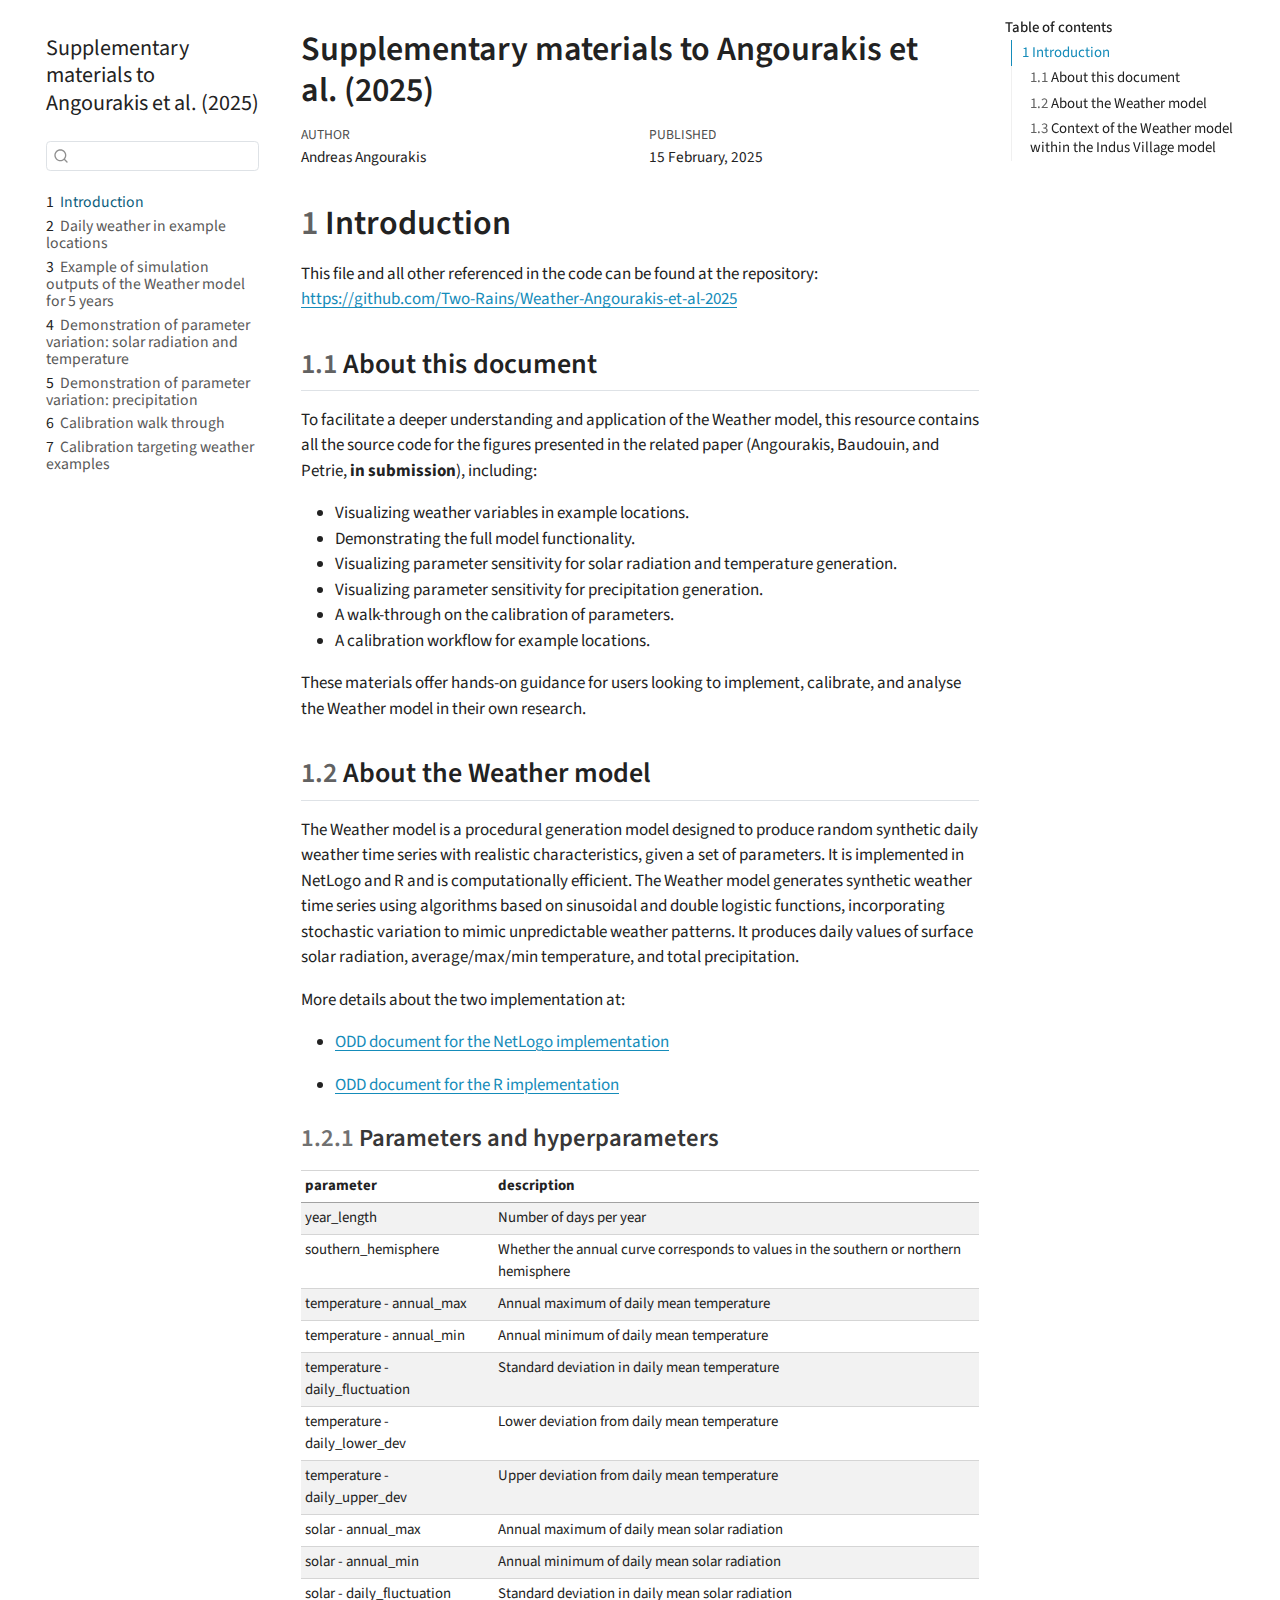
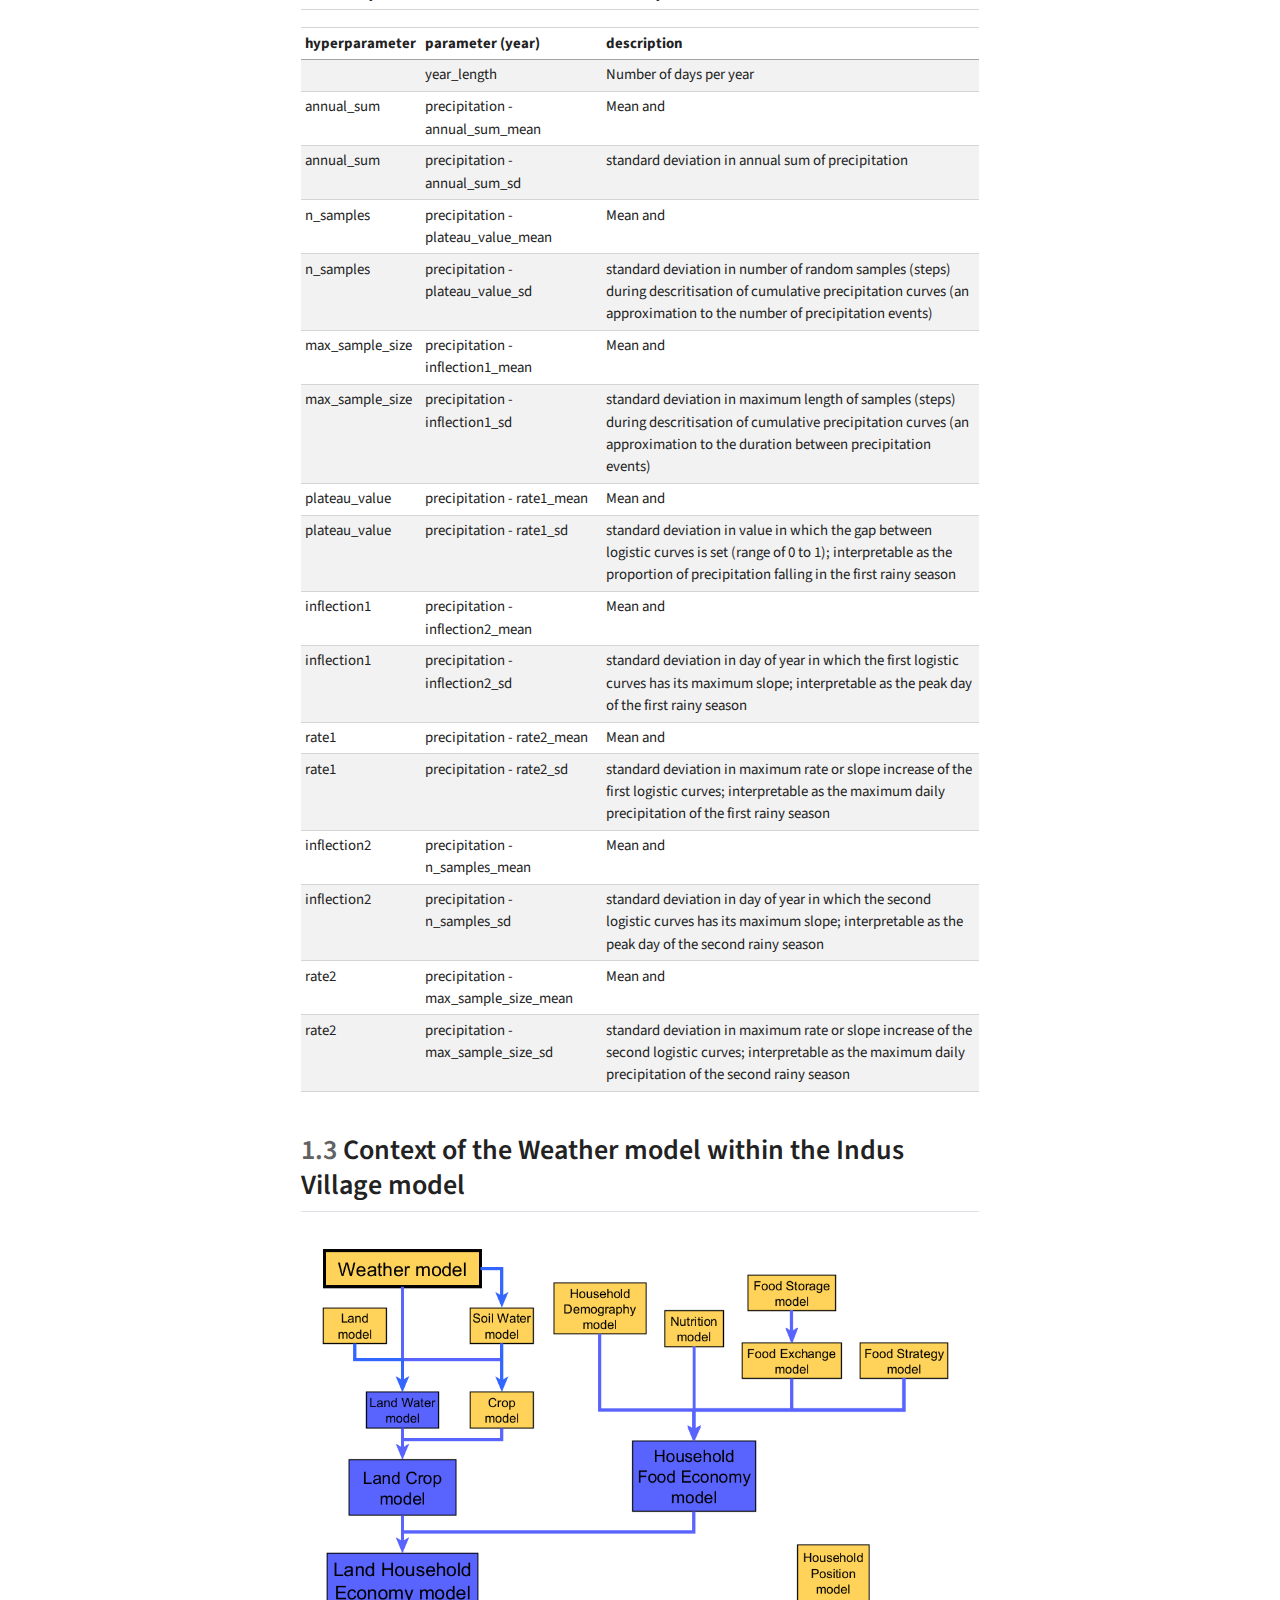
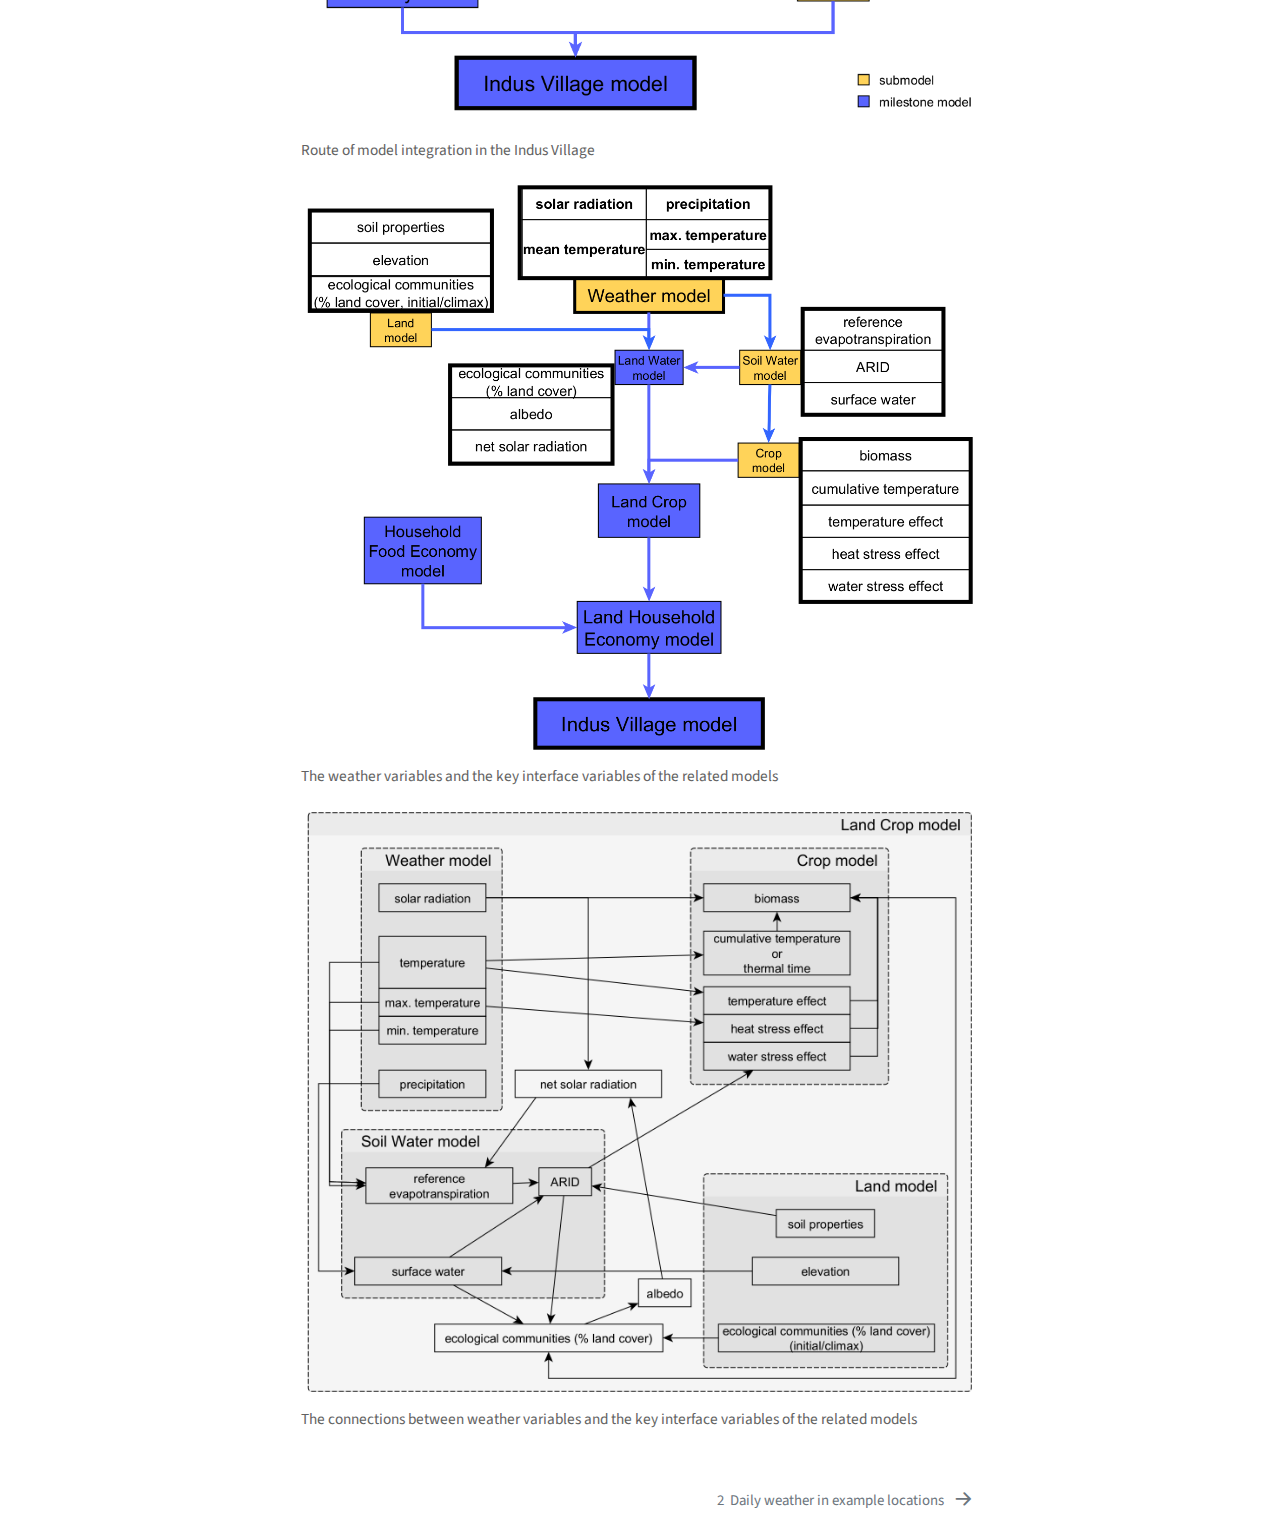
<file: index.html>
<!DOCTYPE html>
<html xmlns="http://www.w3.org/1999/xhtml" lang="en" xml:lang="en"><head>

<meta charset="utf-8">
<meta name="generator" content="quarto-1.4.550">

<meta name="viewport" content="width=device-width, initial-scale=1.0, user-scalable=yes">

<meta name="author" content="Andreas Angourakis">

<title>Supplementary materials to Angourakis et al.&nbsp;(2025)</title>
<style>
code{white-space: pre-wrap;}
span.smallcaps{font-variant: small-caps;}
div.columns{display: flex; gap: min(4vw, 1.5em);}
div.column{flex: auto; overflow-x: auto;}
div.hanging-indent{margin-left: 1.5em; text-indent: -1.5em;}
ul.task-list{list-style: none;}
ul.task-list li input[type="checkbox"] {
  width: 0.8em;
  margin: 0 0.8em 0.2em -1em; /* quarto-specific, see https://github.com/quarto-dev/quarto-cli/issues/4556 */ 
  vertical-align: middle;
}
</style>


<script src="site_libs/quarto-nav/quarto-nav.js"></script>
<script src="site_libs/quarto-nav/headroom.min.js"></script>
<script src="site_libs/clipboard/clipboard.min.js"></script>
<script src="site_libs/quarto-search/autocomplete.umd.js"></script>
<script src="site_libs/quarto-search/fuse.min.js"></script>
<script src="site_libs/quarto-search/quarto-search.js"></script>
<meta name="quarto:offset" content="./">
<link href="./weather-examples.html" rel="next">
<script src="site_libs/quarto-html/quarto.js"></script>
<script src="site_libs/quarto-html/popper.min.js"></script>
<script src="site_libs/quarto-html/tippy.umd.min.js"></script>
<script src="site_libs/quarto-html/anchor.min.js"></script>
<link href="site_libs/quarto-html/tippy.css" rel="stylesheet">
<link href="site_libs/quarto-html/quarto-syntax-highlighting.css" rel="stylesheet" id="quarto-text-highlighting-styles">
<script src="site_libs/bootstrap/bootstrap.min.js"></script>
<link href="site_libs/bootstrap/bootstrap-icons.css" rel="stylesheet">
<link href="site_libs/bootstrap/bootstrap.min.css" rel="stylesheet" id="quarto-bootstrap" data-mode="light">
<script id="quarto-search-options" type="application/json">{
  "location": "sidebar",
  "copy-button": false,
  "collapse-after": 3,
  "panel-placement": "start",
  "type": "textbox",
  "limit": 50,
  "keyboard-shortcut": [
    "f",
    "/",
    "s"
  ],
  "show-item-context": false,
  "language": {
    "search-no-results-text": "No results",
    "search-matching-documents-text": "matching documents",
    "search-copy-link-title": "Copy link to search",
    "search-hide-matches-text": "Hide additional matches",
    "search-more-match-text": "more match in this document",
    "search-more-matches-text": "more matches in this document",
    "search-clear-button-title": "Clear",
    "search-text-placeholder": "",
    "search-detached-cancel-button-title": "Cancel",
    "search-submit-button-title": "Submit",
    "search-label": "Search"
  }
}</script>


</head>

<body class="nav-sidebar floating">

<div id="quarto-search-results"></div>
  <header id="quarto-header" class="headroom fixed-top">
  <nav class="quarto-secondary-nav">
    <div class="container-fluid d-flex">
      <button type="button" class="quarto-btn-toggle btn" data-bs-toggle="collapse" data-bs-target=".quarto-sidebar-collapse-item" aria-controls="quarto-sidebar" aria-expanded="false" aria-label="Toggle sidebar navigation" onclick="if (window.quartoToggleHeadroom) { window.quartoToggleHeadroom(); }">
        <i class="bi bi-layout-text-sidebar-reverse"></i>
      </button>
        <nav class="quarto-page-breadcrumbs" aria-label="breadcrumb"><ol class="breadcrumb"><li class="breadcrumb-item"><a href="./index.html"><span class="chapter-number">1</span>&nbsp; <span class="chapter-title">Introduction</span></a></li></ol></nav>
        <a class="flex-grow-1" role="button" data-bs-toggle="collapse" data-bs-target=".quarto-sidebar-collapse-item" aria-controls="quarto-sidebar" aria-expanded="false" aria-label="Toggle sidebar navigation" onclick="if (window.quartoToggleHeadroom) { window.quartoToggleHeadroom(); }">      
        </a>
      <button type="button" class="btn quarto-search-button" aria-label="" onclick="window.quartoOpenSearch();">
        <i class="bi bi-search"></i>
      </button>
    </div>
  </nav>
</header>
<!-- content -->
<div id="quarto-content" class="quarto-container page-columns page-rows-contents page-layout-article">
<!-- sidebar -->
  <nav id="quarto-sidebar" class="sidebar collapse collapse-horizontal quarto-sidebar-collapse-item sidebar-navigation floating overflow-auto">
    <div class="pt-lg-2 mt-2 text-left sidebar-header">
    <div class="sidebar-title mb-0 py-0">
      <a href="./">Supplementary materials to Angourakis et al.&nbsp;(2025)</a> 
    </div>
      </div>
        <div class="mt-2 flex-shrink-0 align-items-center">
        <div class="sidebar-search">
        <div id="quarto-search" class="" title="Search"></div>
        </div>
        </div>
    <div class="sidebar-menu-container"> 
    <ul class="list-unstyled mt-1">
        <li class="sidebar-item">
  <div class="sidebar-item-container"> 
  <a href="./index.html" class="sidebar-item-text sidebar-link active">
 <span class="menu-text"><span class="chapter-number">1</span>&nbsp; <span class="chapter-title">Introduction</span></span></a>
  </div>
</li>
        <li class="sidebar-item">
  <div class="sidebar-item-container"> 
  <a href="./weather-examples.html" class="sidebar-item-text sidebar-link">
 <span class="menu-text"><span class="chapter-number">2</span>&nbsp; <span class="chapter-title">Daily weather in example locations</span></span></a>
  </div>
</li>
        <li class="sidebar-item">
  <div class="sidebar-item-container"> 
  <a href="./full-model-example.html" class="sidebar-item-text sidebar-link">
 <span class="menu-text"><span class="chapter-number">3</span>&nbsp; <span class="chapter-title">Example of simulation outputs of the Weather model for 5 years</span></span></a>
  </div>
</li>
        <li class="sidebar-item">
  <div class="sidebar-item-container"> 
  <a href="./annual-sinusoid-curve-parameters.html" class="sidebar-item-text sidebar-link">
 <span class="menu-text"><span class="chapter-number">4</span>&nbsp; <span class="chapter-title">Demonstration of parameter variation: solar radiation and temperature</span></span></a>
  </div>
</li>
        <li class="sidebar-item">
  <div class="sidebar-item-container"> 
  <a href="./precipitation-parameters.html" class="sidebar-item-text sidebar-link">
 <span class="menu-text"><span class="chapter-number">5</span>&nbsp; <span class="chapter-title">Demonstration of parameter variation: precipitation</span></span></a>
  </div>
</li>
        <li class="sidebar-item">
  <div class="sidebar-item-container"> 
  <a href="./walkthrough-attempts.html" class="sidebar-item-text sidebar-link">
 <span class="menu-text"><span class="chapter-number">6</span>&nbsp; <span class="chapter-title">Calibration walk through</span></span></a>
  </div>
</li>
        <li class="sidebar-item">
  <div class="sidebar-item-container"> 
  <a href="./best-shot.html" class="sidebar-item-text sidebar-link">
 <span class="menu-text"><span class="chapter-number">7</span>&nbsp; <span class="chapter-title">Calibration targeting weather examples</span></span></a>
  </div>
</li>
    </ul>
    </div>
</nav>
<div id="quarto-sidebar-glass" class="quarto-sidebar-collapse-item" data-bs-toggle="collapse" data-bs-target=".quarto-sidebar-collapse-item"></div>
<!-- margin-sidebar -->
    <div id="quarto-margin-sidebar" class="sidebar margin-sidebar">
        <nav id="TOC" role="doc-toc" class="toc-active">
    <h2 id="toc-title">Table of contents</h2>
   
  <ul>
  <li><a href="#introduction" id="toc-introduction" class="nav-link active" data-scroll-target="#introduction"><span class="header-section-number">1</span> Introduction</a>
  <ul class="collapse">
  <li><a href="#about-this-document" id="toc-about-this-document" class="nav-link" data-scroll-target="#about-this-document"><span class="header-section-number">1.1</span> About this document</a></li>
  <li><a href="#about-the-weather-model" id="toc-about-the-weather-model" class="nav-link" data-scroll-target="#about-the-weather-model"><span class="header-section-number">1.2</span> About the Weather model</a>
  <ul class="collapse">
  <li><a href="#parameters-and-hyperparameters" id="toc-parameters-and-hyperparameters" class="nav-link" data-scroll-target="#parameters-and-hyperparameters"><span class="header-section-number">1.2.1</span> Parameters and hyperparameters</a></li>
  </ul></li>
  <li><a href="#context-of-the-weather-model-within-the-indus-village-model" id="toc-context-of-the-weather-model-within-the-indus-village-model" class="nav-link" data-scroll-target="#context-of-the-weather-model-within-the-indus-village-model"><span class="header-section-number">1.3</span> Context of the Weather model within the Indus Village model</a></li>
  </ul></li>
  </ul>
</nav>
    </div>
<!-- main -->
<main class="content" id="quarto-document-content">

<header id="title-block-header" class="quarto-title-block default">
<div class="quarto-title">
<h1 class="title">Supplementary materials to Angourakis et al.&nbsp;(2025)</h1>
</div>



<div class="quarto-title-meta">

    <div>
    <div class="quarto-title-meta-heading">Author</div>
    <div class="quarto-title-meta-contents">
             <p>Andreas Angourakis </p>
          </div>
  </div>
    
    <div>
    <div class="quarto-title-meta-heading">Published</div>
    <div class="quarto-title-meta-contents">
      <p class="date">15 February, 2025</p>
    </div>
  </div>
  
    
  </div>
  


</header>


<section id="introduction" class="level1" data-number="1">
<h1 data-number="1"><span class="header-section-number">1</span> Introduction</h1>
<p>This file and all other referenced in the code can be found at the repository: <a href="https://github.com/Two-Rains/Weather-Angourakis-et-al-2025" class="uri">https://github.com/Two-Rains/Weather-Angourakis-et-al-2025</a></p>
<section id="about-this-document" class="level2" data-number="1.1">
<h2 data-number="1.1" class="anchored" data-anchor-id="about-this-document"><span class="header-section-number">1.1</span> About this document</h2>
<p>To facilitate a deeper understanding and application of the Weather model, this resource contains all the source code for the figures presented in the related paper (Angourakis, Baudouin, and Petrie, <strong>in submission</strong>), including:</p>
<ul>
<li>Visualizing weather variables in example locations.</li>
<li>Demonstrating the full model functionality.</li>
<li>Visualizing parameter sensitivity for solar radiation and temperature generation.</li>
<li>Visualizing parameter sensitivity for precipitation generation.</li>
<li>A walk-through on the calibration of parameters.</li>
<li>A calibration workflow for example locations.</li>
</ul>
<p>These materials offer hands-on guidance for users looking to implement, calibrate, and analyse the Weather model in their own research.</p>
</section>
<section id="about-the-weather-model" class="level2" data-number="1.2">
<h2 data-number="1.2" class="anchored" data-anchor-id="about-the-weather-model"><span class="header-section-number">1.2</span> About the Weather model</h2>
<p>The Weather model is a procedural generation model designed to produce random synthetic daily weather time series with realistic characteristics, given a set of parameters. It is implemented in NetLogo and R and is computationally efficient. The Weather model generates synthetic weather time series using algorithms based on sinusoidal and double logistic functions, incorporating stochastic variation to mimic unpredictable weather patterns. It produces daily values of surface solar radiation, average/max/min temperature, and total precipitation.</p>
<p>More details about the two implementation at:</p>
<ul>
<li><p><a href="netlogo/ODD-netlogo.md">ODD document for the NetLogo implementation</a></p></li>
<li><p><a href="source/ODD-R.md">ODD document for the R implementation</a></p></li>
</ul>
<section id="parameters-and-hyperparameters" class="level3" data-number="1.2.1">
<h3 data-number="1.2.1" class="anchored" data-anchor-id="parameters-and-hyperparameters"><span class="header-section-number">1.2.1</span> Parameters and hyperparameters</h3>
<div class="cell">
<div class="cell-output-display">
<div>
<table data-quarto-postprocess="true" class="table table-sm table-striped small">
<thead>
<tr class="header">
<th style="text-align: left;" data-quarto-table-cell-role="th">parameter</th>
<th style="text-align: left;" data-quarto-table-cell-role="th">description</th>
</tr>
</thead>
<tbody>
<tr class="odd">
<td style="text-align: left;">year_length</td>
<td style="text-align: left;">Number of days per year</td>
</tr>
<tr class="even">
<td style="text-align: left;">southern_hemisphere</td>
<td style="text-align: left;">Whether the annual curve corresponds to values in the southern or northern hemisphere</td>
</tr>
<tr class="odd">
<td style="text-align: left;">temperature - annual_max</td>
<td style="text-align: left;">Annual maximum of daily mean temperature</td>
</tr>
<tr class="even">
<td style="text-align: left;">temperature - annual_min</td>
<td style="text-align: left;">Annual minimum of daily mean temperature</td>
</tr>
<tr class="odd">
<td style="text-align: left;">temperature - daily_fluctuation</td>
<td style="text-align: left;">Standard deviation in daily mean temperature</td>
</tr>
<tr class="even">
<td style="text-align: left;">temperature - daily_lower_dev</td>
<td style="text-align: left;">Lower deviation from daily mean temperature</td>
</tr>
<tr class="odd">
<td style="text-align: left;">temperature - daily_upper_dev</td>
<td style="text-align: left;">Upper deviation from daily mean temperature</td>
</tr>
<tr class="even">
<td style="text-align: left;">solar - annual_max</td>
<td style="text-align: left;">Annual maximum of daily mean solar radiation</td>
</tr>
<tr class="odd">
<td style="text-align: left;">solar - annual_min</td>
<td style="text-align: left;">Annual minimum of daily mean solar radiation</td>
</tr>
<tr class="even">
<td style="text-align: left;">solar - daily_fluctuation</td>
<td style="text-align: left;">Standard deviation in daily mean solar radiation</td>
</tr>
</tbody>
</table>


</div>
</div>
</div>
<div class="cell">
<div class="cell-output-display">
<div>
<table data-quarto-postprocess="true" class="table table-sm table-striped small">
<thead>
<tr class="header">
<th style="text-align: left;" data-quarto-table-cell-role="th">hyperparameter</th>
<th style="text-align: left;" data-quarto-table-cell-role="th">parameter (year)</th>
<th style="text-align: left;" data-quarto-table-cell-role="th">description</th>
</tr>
</thead>
<tbody>
<tr class="odd">
<td style="text-align: left;"></td>
<td style="text-align: left;">year_length</td>
<td style="text-align: left;">Number of days per year</td>
</tr>
<tr class="even">
<td style="text-align: left;">annual_sum</td>
<td style="text-align: left;">precipitation - annual_sum_mean</td>
<td style="text-align: left;">Mean and</td>
</tr>
<tr class="odd">
<td style="text-align: left;">annual_sum</td>
<td style="text-align: left;">precipitation - annual_sum_sd</td>
<td style="text-align: left;">standard deviation in annual sum of precipitation</td>
</tr>
<tr class="even">
<td style="text-align: left;">n_samples</td>
<td style="text-align: left;">precipitation - plateau_value_mean</td>
<td style="text-align: left;">Mean and</td>
</tr>
<tr class="odd">
<td style="text-align: left;">n_samples</td>
<td style="text-align: left;">precipitation - plateau_value_sd</td>
<td style="text-align: left;">standard deviation in number of random samples (steps) during descritisation of cumulative precipitation curves (an approximation to the number of precipitation events)</td>
</tr>
<tr class="even">
<td style="text-align: left;">max_sample_size</td>
<td style="text-align: left;">precipitation - inflection1_mean</td>
<td style="text-align: left;">Mean and</td>
</tr>
<tr class="odd">
<td style="text-align: left;">max_sample_size</td>
<td style="text-align: left;">precipitation - inflection1_sd</td>
<td style="text-align: left;">standard deviation in maximum length of samples (steps) during descritisation of cumulative precipitation curves (an approximation to the duration between precipitation events)</td>
</tr>
<tr class="even">
<td style="text-align: left;">plateau_value</td>
<td style="text-align: left;">precipitation - rate1_mean</td>
<td style="text-align: left;">Mean and</td>
</tr>
<tr class="odd">
<td style="text-align: left;">plateau_value</td>
<td style="text-align: left;">precipitation - rate1_sd</td>
<td style="text-align: left;">standard deviation in value in which the gap between logistic curves is set (range of 0 to 1); interpretable as the proportion of precipitation falling in the first rainy season</td>
</tr>
<tr class="even">
<td style="text-align: left;">inflection1</td>
<td style="text-align: left;">precipitation - inflection2_mean</td>
<td style="text-align: left;">Mean and</td>
</tr>
<tr class="odd">
<td style="text-align: left;">inflection1</td>
<td style="text-align: left;">precipitation - inflection2_sd</td>
<td style="text-align: left;">standard deviation in day of year in which the first logistic curves has its maximum slope; interpretable as the peak day of the first rainy season</td>
</tr>
<tr class="even">
<td style="text-align: left;">rate1</td>
<td style="text-align: left;">precipitation - rate2_mean</td>
<td style="text-align: left;">Mean and</td>
</tr>
<tr class="odd">
<td style="text-align: left;">rate1</td>
<td style="text-align: left;">precipitation - rate2_sd</td>
<td style="text-align: left;">standard deviation in maximum rate or slope increase of the first logistic curves; interpretable as the maximum daily precipitation of the first rainy season</td>
</tr>
<tr class="even">
<td style="text-align: left;">inflection2</td>
<td style="text-align: left;">precipitation - n_samples_mean</td>
<td style="text-align: left;">Mean and</td>
</tr>
<tr class="odd">
<td style="text-align: left;">inflection2</td>
<td style="text-align: left;">precipitation - n_samples_sd</td>
<td style="text-align: left;">standard deviation in day of year in which the second logistic curves has its maximum slope; interpretable as the peak day of the second rainy season</td>
</tr>
<tr class="even">
<td style="text-align: left;">rate2</td>
<td style="text-align: left;">precipitation - max_sample_size_mean</td>
<td style="text-align: left;">Mean and</td>
</tr>
<tr class="odd">
<td style="text-align: left;">rate2</td>
<td style="text-align: left;">precipitation - max_sample_size_sd</td>
<td style="text-align: left;">standard deviation in maximum rate or slope increase of the second logistic curves; interpretable as the maximum daily precipitation of the second rainy season</td>
</tr>
</tbody>
</table>


</div>
</div>
</div>
</section>
</section>
<section id="context-of-the-weather-model-within-the-indus-village-model" class="level2" data-number="1.3">
<h2 data-number="1.3" class="anchored" data-anchor-id="context-of-the-weather-model-within-the-indus-village-model"><span class="header-section-number">1.3</span> Context of the Weather model within the Indus Village model</h2>
<div class="quarto-figure quarto-figure-center">
<figure class="figure">
<p><img src="diagram/RoadMapSoFar_2024-07.png" class="img-fluid figure-img"></p>
<figcaption>Route of model integration in the Indus Village</figcaption>
</figure>
</div>
<div class="quarto-figure quarto-figure-center">
<figure class="figure">
<p><img src="diagram/Weather-LandCrop-links_v2.png" class="img-fluid figure-img"></p>
<figcaption>The weather variables and the key interface variables of the related models</figcaption>
</figure>
</div>
<div class="quarto-figure quarto-figure-center">
<figure class="figure">
<p><img src="diagram/Weather-LandCrop-links.png" class="img-fluid figure-img"></p>
<figcaption>The connections between weather variables and the key interface variables of the related models</figcaption>
</figure>
</div>


</section>
</section>

</main> <!-- /main -->
<script id="quarto-html-after-body" type="application/javascript">
window.document.addEventListener("DOMContentLoaded", function (event) {
  const toggleBodyColorMode = (bsSheetEl) => {
    const mode = bsSheetEl.getAttribute("data-mode");
    const bodyEl = window.document.querySelector("body");
    if (mode === "dark") {
      bodyEl.classList.add("quarto-dark");
      bodyEl.classList.remove("quarto-light");
    } else {
      bodyEl.classList.add("quarto-light");
      bodyEl.classList.remove("quarto-dark");
    }
  }
  const toggleBodyColorPrimary = () => {
    const bsSheetEl = window.document.querySelector("link#quarto-bootstrap");
    if (bsSheetEl) {
      toggleBodyColorMode(bsSheetEl);
    }
  }
  toggleBodyColorPrimary();  
  const icon = "";
  const anchorJS = new window.AnchorJS();
  anchorJS.options = {
    placement: 'right',
    icon: icon
  };
  anchorJS.add('.anchored');
  const isCodeAnnotation = (el) => {
    for (const clz of el.classList) {
      if (clz.startsWith('code-annotation-')) {                     
        return true;
      }
    }
    return false;
  }
  const clipboard = new window.ClipboardJS('.code-copy-button', {
    text: function(trigger) {
      const codeEl = trigger.previousElementSibling.cloneNode(true);
      for (const childEl of codeEl.children) {
        if (isCodeAnnotation(childEl)) {
          childEl.remove();
        }
      }
      return codeEl.innerText;
    }
  });
  clipboard.on('success', function(e) {
    // button target
    const button = e.trigger;
    // don't keep focus
    button.blur();
    // flash "checked"
    button.classList.add('code-copy-button-checked');
    var currentTitle = button.getAttribute("title");
    button.setAttribute("title", "Copied!");
    let tooltip;
    if (window.bootstrap) {
      button.setAttribute("data-bs-toggle", "tooltip");
      button.setAttribute("data-bs-placement", "left");
      button.setAttribute("data-bs-title", "Copied!");
      tooltip = new bootstrap.Tooltip(button, 
        { trigger: "manual", 
          customClass: "code-copy-button-tooltip",
          offset: [0, -8]});
      tooltip.show();    
    }
    setTimeout(function() {
      if (tooltip) {
        tooltip.hide();
        button.removeAttribute("data-bs-title");
        button.removeAttribute("data-bs-toggle");
        button.removeAttribute("data-bs-placement");
      }
      button.setAttribute("title", currentTitle);
      button.classList.remove('code-copy-button-checked');
    }, 1000);
    // clear code selection
    e.clearSelection();
  });
  function tippyHover(el, contentFn, onTriggerFn, onUntriggerFn) {
    const config = {
      allowHTML: true,
      maxWidth: 500,
      delay: 100,
      arrow: false,
      appendTo: function(el) {
          return el.parentElement;
      },
      interactive: true,
      interactiveBorder: 10,
      theme: 'quarto',
      placement: 'bottom-start',
    };
    if (contentFn) {
      config.content = contentFn;
    }
    if (onTriggerFn) {
      config.onTrigger = onTriggerFn;
    }
    if (onUntriggerFn) {
      config.onUntrigger = onUntriggerFn;
    }
    window.tippy(el, config); 
  }
  const noterefs = window.document.querySelectorAll('a[role="doc-noteref"]');
  for (var i=0; i<noterefs.length; i++) {
    const ref = noterefs[i];
    tippyHover(ref, function() {
      // use id or data attribute instead here
      let href = ref.getAttribute('data-footnote-href') || ref.getAttribute('href');
      try { href = new URL(href).hash; } catch {}
      const id = href.replace(/^#\/?/, "");
      const note = window.document.getElementById(id);
      return note.innerHTML;
    });
  }
  const xrefs = window.document.querySelectorAll('a.quarto-xref');
  const processXRef = (id, note) => {
    // Strip column container classes
    const stripColumnClz = (el) => {
      el.classList.remove("page-full", "page-columns");
      if (el.children) {
        for (const child of el.children) {
          stripColumnClz(child);
        }
      }
    }
    stripColumnClz(note)
    if (id === null || id.startsWith('sec-')) {
      // Special case sections, only their first couple elements
      const container = document.createElement("div");
      if (note.children && note.children.length > 2) {
        container.appendChild(note.children[0].cloneNode(true));
        for (let i = 1; i < note.children.length; i++) {
          const child = note.children[i];
          if (child.tagName === "P" && child.innerText === "") {
            continue;
          } else {
            container.appendChild(child.cloneNode(true));
            break;
          }
        }
        if (window.Quarto?.typesetMath) {
          window.Quarto.typesetMath(container);
        }
        return container.innerHTML
      } else {
        if (window.Quarto?.typesetMath) {
          window.Quarto.typesetMath(note);
        }
        return note.innerHTML;
      }
    } else {
      // Remove any anchor links if they are present
      const anchorLink = note.querySelector('a.anchorjs-link');
      if (anchorLink) {
        anchorLink.remove();
      }
      if (window.Quarto?.typesetMath) {
        window.Quarto.typesetMath(note);
      }
      // TODO in 1.5, we should make sure this works without a callout special case
      if (note.classList.contains("callout")) {
        return note.outerHTML;
      } else {
        return note.innerHTML;
      }
    }
  }
  for (var i=0; i<xrefs.length; i++) {
    const xref = xrefs[i];
    tippyHover(xref, undefined, function(instance) {
      instance.disable();
      let url = xref.getAttribute('href');
      let hash = undefined; 
      if (url.startsWith('#')) {
        hash = url;
      } else {
        try { hash = new URL(url).hash; } catch {}
      }
      if (hash) {
        const id = hash.replace(/^#\/?/, "");
        const note = window.document.getElementById(id);
        if (note !== null) {
          try {
            const html = processXRef(id, note.cloneNode(true));
            instance.setContent(html);
          } finally {
            instance.enable();
            instance.show();
          }
        } else {
          // See if we can fetch this
          fetch(url.split('#')[0])
          .then(res => res.text())
          .then(html => {
            const parser = new DOMParser();
            const htmlDoc = parser.parseFromString(html, "text/html");
            const note = htmlDoc.getElementById(id);
            if (note !== null) {
              const html = processXRef(id, note);
              instance.setContent(html);
            } 
          }).finally(() => {
            instance.enable();
            instance.show();
          });
        }
      } else {
        // See if we can fetch a full url (with no hash to target)
        // This is a special case and we should probably do some content thinning / targeting
        fetch(url)
        .then(res => res.text())
        .then(html => {
          const parser = new DOMParser();
          const htmlDoc = parser.parseFromString(html, "text/html");
          const note = htmlDoc.querySelector('main.content');
          if (note !== null) {
            // This should only happen for chapter cross references
            // (since there is no id in the URL)
            // remove the first header
            if (note.children.length > 0 && note.children[0].tagName === "HEADER") {
              note.children[0].remove();
            }
            const html = processXRef(null, note);
            instance.setContent(html);
          } 
        }).finally(() => {
          instance.enable();
          instance.show();
        });
      }
    }, function(instance) {
    });
  }
      let selectedAnnoteEl;
      const selectorForAnnotation = ( cell, annotation) => {
        let cellAttr = 'data-code-cell="' + cell + '"';
        let lineAttr = 'data-code-annotation="' +  annotation + '"';
        const selector = 'span[' + cellAttr + '][' + lineAttr + ']';
        return selector;
      }
      const selectCodeLines = (annoteEl) => {
        const doc = window.document;
        const targetCell = annoteEl.getAttribute("data-target-cell");
        const targetAnnotation = annoteEl.getAttribute("data-target-annotation");
        const annoteSpan = window.document.querySelector(selectorForAnnotation(targetCell, targetAnnotation));
        const lines = annoteSpan.getAttribute("data-code-lines").split(",");
        const lineIds = lines.map((line) => {
          return targetCell + "-" + line;
        })
        let top = null;
        let height = null;
        let parent = null;
        if (lineIds.length > 0) {
            //compute the position of the single el (top and bottom and make a div)
            const el = window.document.getElementById(lineIds[0]);
            top = el.offsetTop;
            height = el.offsetHeight;
            parent = el.parentElement.parentElement;
          if (lineIds.length > 1) {
            const lastEl = window.document.getElementById(lineIds[lineIds.length - 1]);
            const bottom = lastEl.offsetTop + lastEl.offsetHeight;
            height = bottom - top;
          }
          if (top !== null && height !== null && parent !== null) {
            // cook up a div (if necessary) and position it 
            let div = window.document.getElementById("code-annotation-line-highlight");
            if (div === null) {
              div = window.document.createElement("div");
              div.setAttribute("id", "code-annotation-line-highlight");
              div.style.position = 'absolute';
              parent.appendChild(div);
            }
            div.style.top = top - 2 + "px";
            div.style.height = height + 4 + "px";
            div.style.left = 0;
            let gutterDiv = window.document.getElementById("code-annotation-line-highlight-gutter");
            if (gutterDiv === null) {
              gutterDiv = window.document.createElement("div");
              gutterDiv.setAttribute("id", "code-annotation-line-highlight-gutter");
              gutterDiv.style.position = 'absolute';
              const codeCell = window.document.getElementById(targetCell);
              const gutter = codeCell.querySelector('.code-annotation-gutter');
              gutter.appendChild(gutterDiv);
            }
            gutterDiv.style.top = top - 2 + "px";
            gutterDiv.style.height = height + 4 + "px";
          }
          selectedAnnoteEl = annoteEl;
        }
      };
      const unselectCodeLines = () => {
        const elementsIds = ["code-annotation-line-highlight", "code-annotation-line-highlight-gutter"];
        elementsIds.forEach((elId) => {
          const div = window.document.getElementById(elId);
          if (div) {
            div.remove();
          }
        });
        selectedAnnoteEl = undefined;
      };
        // Handle positioning of the toggle
    window.addEventListener(
      "resize",
      throttle(() => {
        elRect = undefined;
        if (selectedAnnoteEl) {
          selectCodeLines(selectedAnnoteEl);
        }
      }, 10)
    );
    function throttle(fn, ms) {
    let throttle = false;
    let timer;
      return (...args) => {
        if(!throttle) { // first call gets through
            fn.apply(this, args);
            throttle = true;
        } else { // all the others get throttled
            if(timer) clearTimeout(timer); // cancel #2
            timer = setTimeout(() => {
              fn.apply(this, args);
              timer = throttle = false;
            }, ms);
        }
      };
    }
      // Attach click handler to the DT
      const annoteDls = window.document.querySelectorAll('dt[data-target-cell]');
      for (const annoteDlNode of annoteDls) {
        annoteDlNode.addEventListener('click', (event) => {
          const clickedEl = event.target;
          if (clickedEl !== selectedAnnoteEl) {
            unselectCodeLines();
            const activeEl = window.document.querySelector('dt[data-target-cell].code-annotation-active');
            if (activeEl) {
              activeEl.classList.remove('code-annotation-active');
            }
            selectCodeLines(clickedEl);
            clickedEl.classList.add('code-annotation-active');
          } else {
            // Unselect the line
            unselectCodeLines();
            clickedEl.classList.remove('code-annotation-active');
          }
        });
      }
  const findCites = (el) => {
    const parentEl = el.parentElement;
    if (parentEl) {
      const cites = parentEl.dataset.cites;
      if (cites) {
        return {
          el,
          cites: cites.split(' ')
        };
      } else {
        return findCites(el.parentElement)
      }
    } else {
      return undefined;
    }
  };
  var bibliorefs = window.document.querySelectorAll('a[role="doc-biblioref"]');
  for (var i=0; i<bibliorefs.length; i++) {
    const ref = bibliorefs[i];
    const citeInfo = findCites(ref);
    if (citeInfo) {
      tippyHover(citeInfo.el, function() {
        var popup = window.document.createElement('div');
        citeInfo.cites.forEach(function(cite) {
          var citeDiv = window.document.createElement('div');
          citeDiv.classList.add('hanging-indent');
          citeDiv.classList.add('csl-entry');
          var biblioDiv = window.document.getElementById('ref-' + cite);
          if (biblioDiv) {
            citeDiv.innerHTML = biblioDiv.innerHTML;
          }
          popup.appendChild(citeDiv);
        });
        return popup.innerHTML;
      });
    }
  }
});
</script>
<nav class="page-navigation">
  <div class="nav-page nav-page-previous">
  </div>
  <div class="nav-page nav-page-next">
      <a href="./weather-examples.html" class="pagination-link" aria-label="Daily weather in example locations">
        <span class="nav-page-text"><span class="chapter-number">2</span>&nbsp; <span class="chapter-title">Daily weather in example locations</span></span> <i class="bi bi-arrow-right-short"></i>
      </a>
  </div>
</nav>
</div> <!-- /content -->




</body></html>
</file>
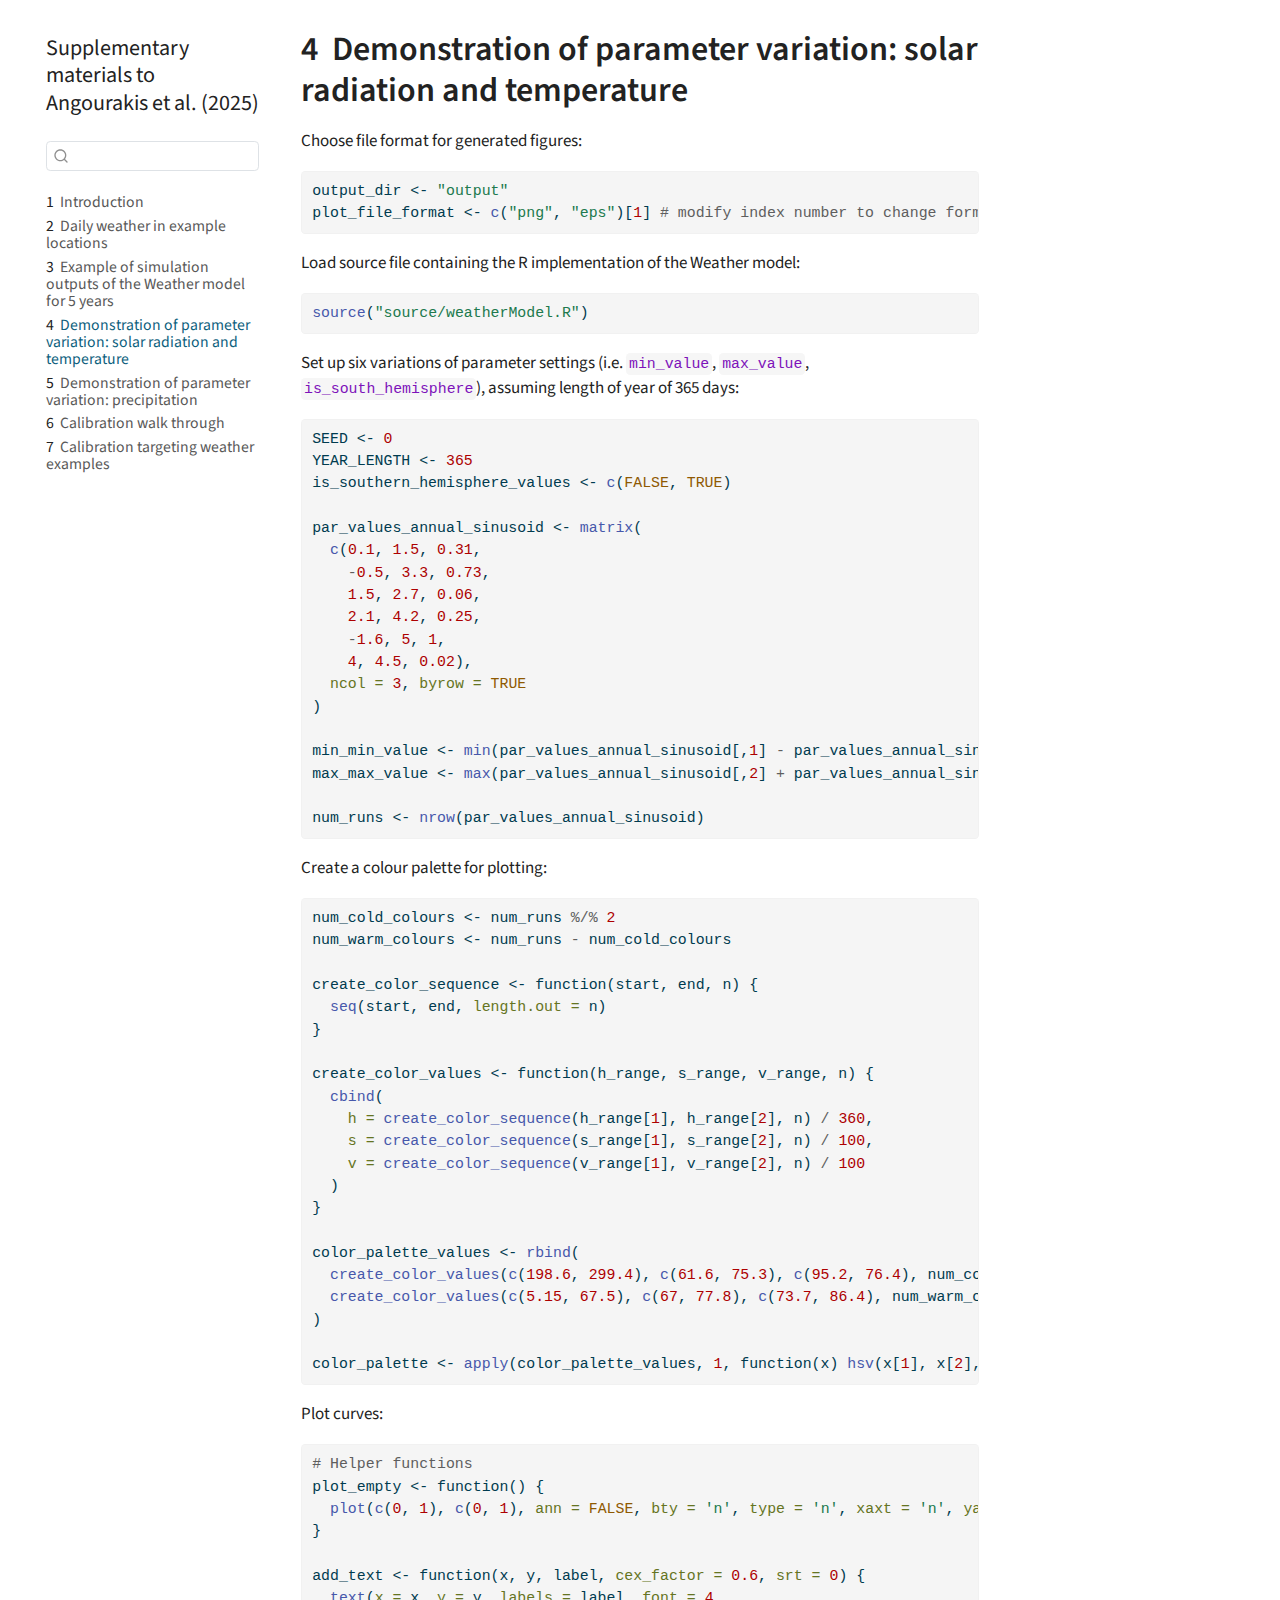
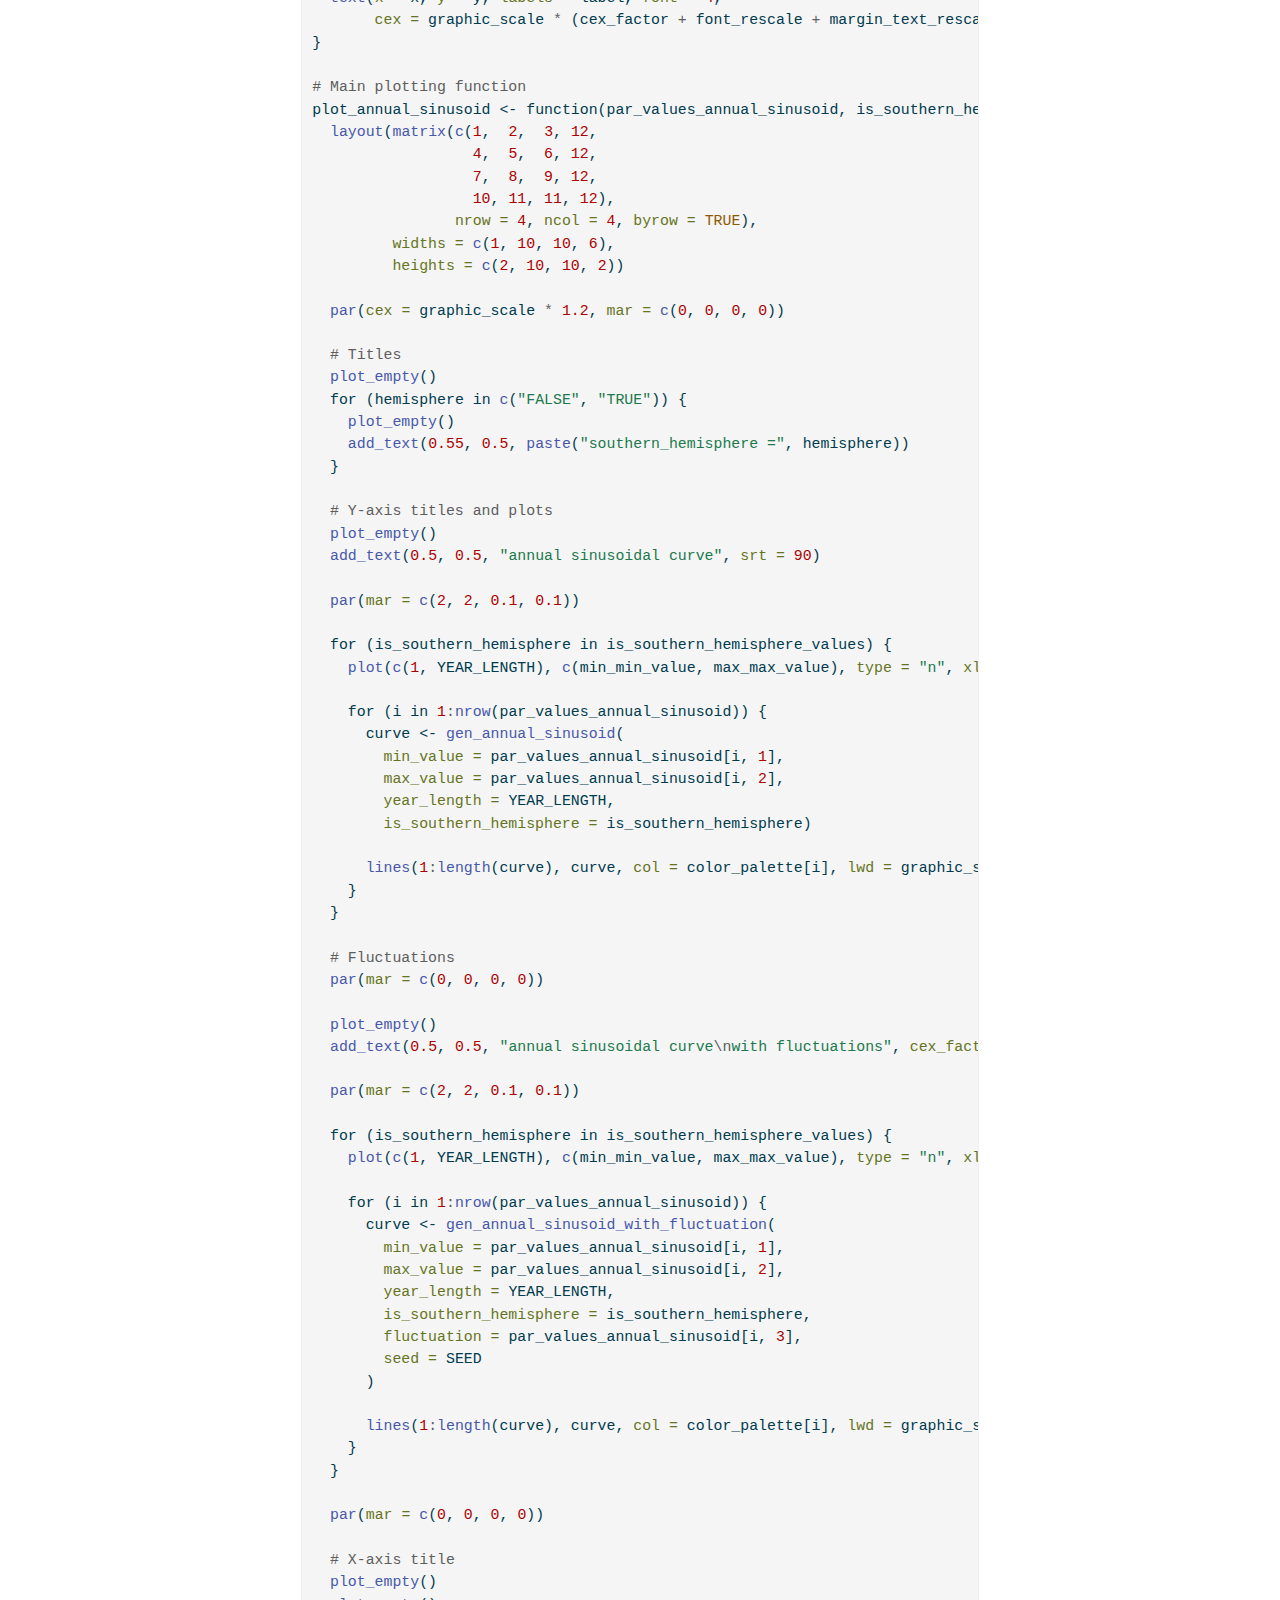
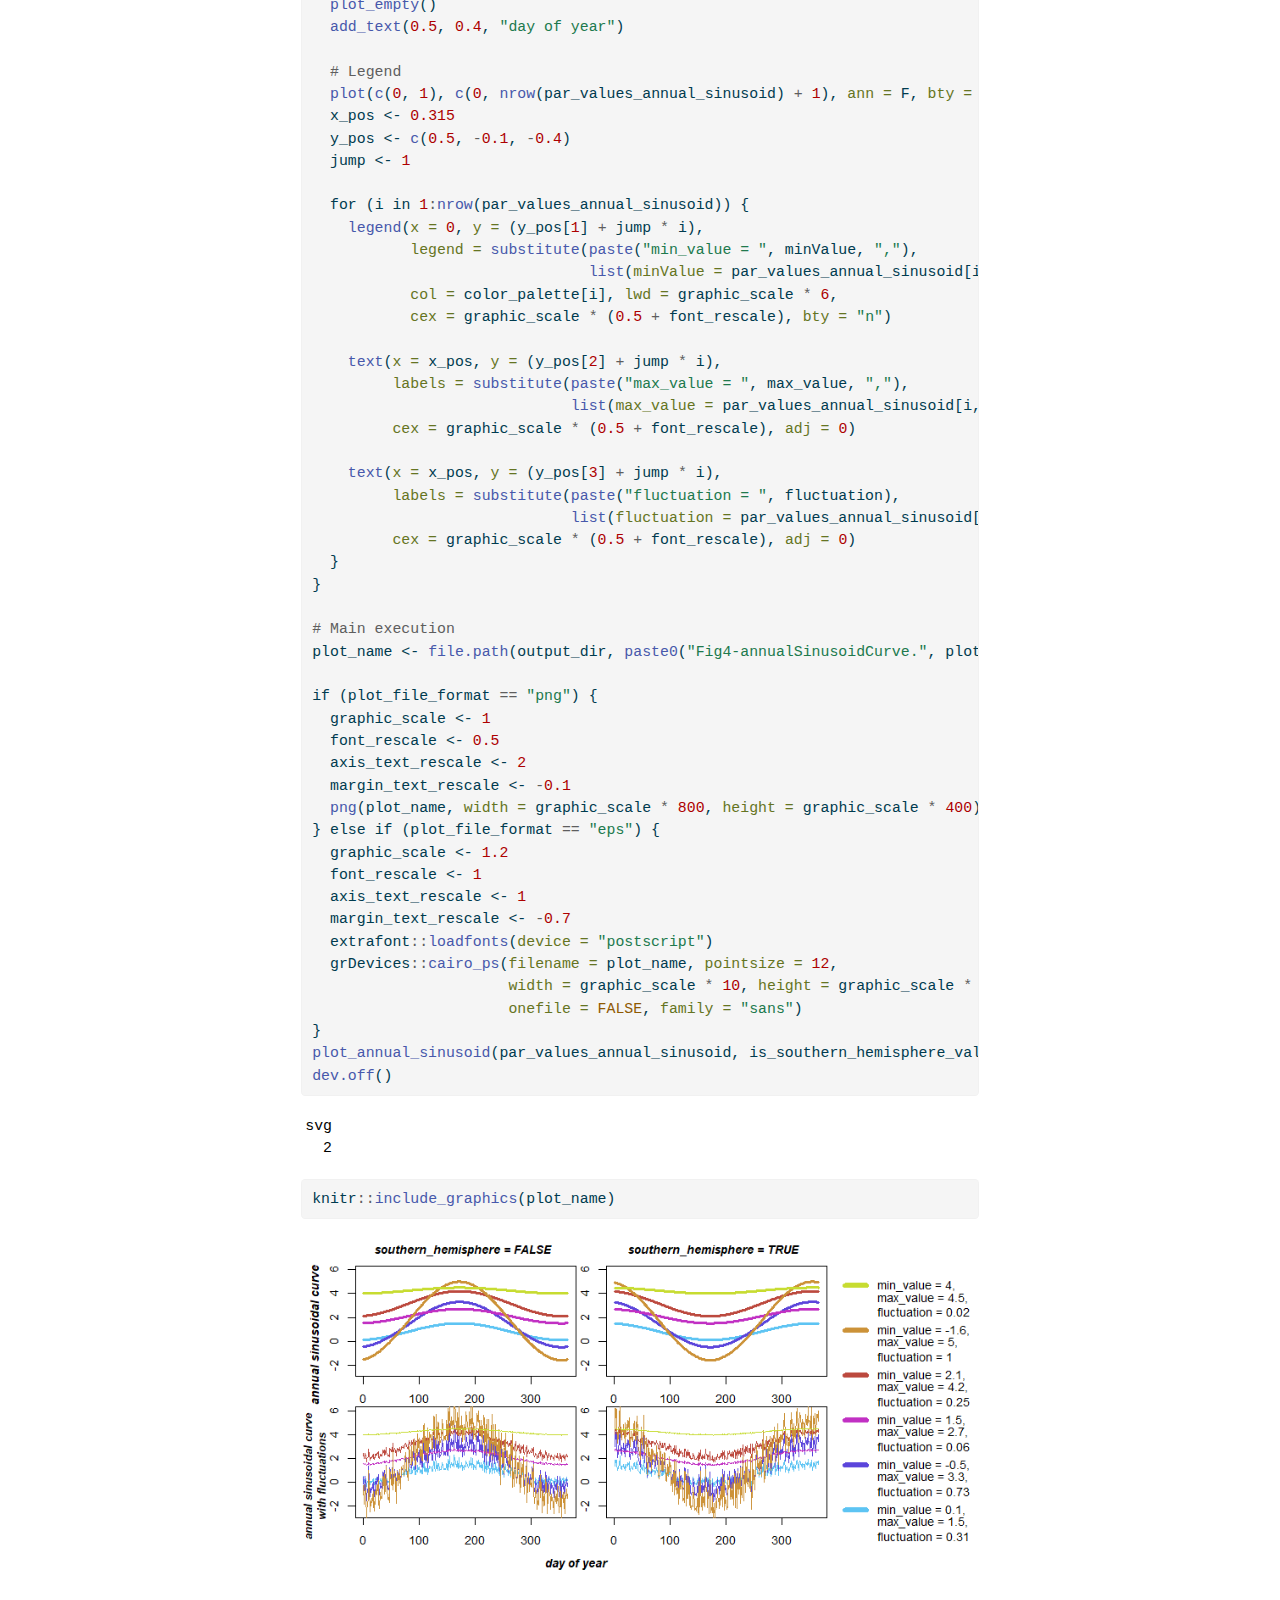
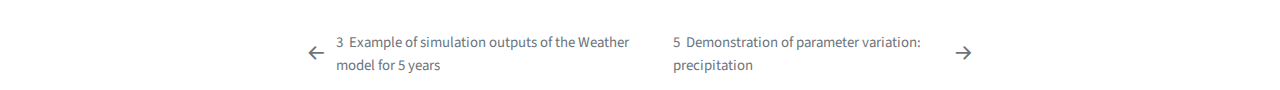
<file: annual-sinusoid-curve-parameters.html>
<!DOCTYPE html>
<html xmlns="http://www.w3.org/1999/xhtml" lang="en" xml:lang="en"><head>

<meta charset="utf-8">
<meta name="generator" content="quarto-1.4.550">

<meta name="viewport" content="width=device-width, initial-scale=1.0, user-scalable=yes">


<title>Supplementary materials to Angourakis et al.&nbsp;(2025) - 4&nbsp; Demonstration of parameter variation: solar radiation and temperature</title>
<style>
code{white-space: pre-wrap;}
span.smallcaps{font-variant: small-caps;}
div.columns{display: flex; gap: min(4vw, 1.5em);}
div.column{flex: auto; overflow-x: auto;}
div.hanging-indent{margin-left: 1.5em; text-indent: -1.5em;}
ul.task-list{list-style: none;}
ul.task-list li input[type="checkbox"] {
  width: 0.8em;
  margin: 0 0.8em 0.2em -1em; /* quarto-specific, see https://github.com/quarto-dev/quarto-cli/issues/4556 */ 
  vertical-align: middle;
}
/* CSS for syntax highlighting */
pre > code.sourceCode { white-space: pre; position: relative; }
pre > code.sourceCode > span { line-height: 1.25; }
pre > code.sourceCode > span:empty { height: 1.2em; }
.sourceCode { overflow: visible; }
code.sourceCode > span { color: inherit; text-decoration: inherit; }
div.sourceCode { margin: 1em 0; }
pre.sourceCode { margin: 0; }
@media screen {
div.sourceCode { overflow: auto; }
}
@media print {
pre > code.sourceCode { white-space: pre-wrap; }
pre > code.sourceCode > span { text-indent: -5em; padding-left: 5em; }
}
pre.numberSource code
  { counter-reset: source-line 0; }
pre.numberSource code > span
  { position: relative; left: -4em; counter-increment: source-line; }
pre.numberSource code > span > a:first-child::before
  { content: counter(source-line);
    position: relative; left: -1em; text-align: right; vertical-align: baseline;
    border: none; display: inline-block;
    -webkit-touch-callout: none; -webkit-user-select: none;
    -khtml-user-select: none; -moz-user-select: none;
    -ms-user-select: none; user-select: none;
    padding: 0 4px; width: 4em;
  }
pre.numberSource { margin-left: 3em;  padding-left: 4px; }
div.sourceCode
  {   }
@media screen {
pre > code.sourceCode > span > a:first-child::before { text-decoration: underline; }
}
</style>


<script src="site_libs/quarto-nav/quarto-nav.js"></script>
<script src="site_libs/quarto-nav/headroom.min.js"></script>
<script src="site_libs/clipboard/clipboard.min.js"></script>
<script src="site_libs/quarto-search/autocomplete.umd.js"></script>
<script src="site_libs/quarto-search/fuse.min.js"></script>
<script src="site_libs/quarto-search/quarto-search.js"></script>
<meta name="quarto:offset" content="./">
<link href="./precipitation-parameters.html" rel="next">
<link href="./full-model-example.html" rel="prev">
<script src="site_libs/quarto-html/quarto.js"></script>
<script src="site_libs/quarto-html/popper.min.js"></script>
<script src="site_libs/quarto-html/tippy.umd.min.js"></script>
<script src="site_libs/quarto-html/anchor.min.js"></script>
<link href="site_libs/quarto-html/tippy.css" rel="stylesheet">
<link href="site_libs/quarto-html/quarto-syntax-highlighting.css" rel="stylesheet" id="quarto-text-highlighting-styles">
<script src="site_libs/bootstrap/bootstrap.min.js"></script>
<link href="site_libs/bootstrap/bootstrap-icons.css" rel="stylesheet">
<link href="site_libs/bootstrap/bootstrap.min.css" rel="stylesheet" id="quarto-bootstrap" data-mode="light">
<script id="quarto-search-options" type="application/json">{
  "location": "sidebar",
  "copy-button": false,
  "collapse-after": 3,
  "panel-placement": "start",
  "type": "textbox",
  "limit": 50,
  "keyboard-shortcut": [
    "f",
    "/",
    "s"
  ],
  "show-item-context": false,
  "language": {
    "search-no-results-text": "No results",
    "search-matching-documents-text": "matching documents",
    "search-copy-link-title": "Copy link to search",
    "search-hide-matches-text": "Hide additional matches",
    "search-more-match-text": "more match in this document",
    "search-more-matches-text": "more matches in this document",
    "search-clear-button-title": "Clear",
    "search-text-placeholder": "",
    "search-detached-cancel-button-title": "Cancel",
    "search-submit-button-title": "Submit",
    "search-label": "Search"
  }
}</script>


</head>

<body class="nav-sidebar floating">

<div id="quarto-search-results"></div>
  <header id="quarto-header" class="headroom fixed-top">
  <nav class="quarto-secondary-nav">
    <div class="container-fluid d-flex">
      <button type="button" class="quarto-btn-toggle btn" data-bs-toggle="collapse" data-bs-target=".quarto-sidebar-collapse-item" aria-controls="quarto-sidebar" aria-expanded="false" aria-label="Toggle sidebar navigation" onclick="if (window.quartoToggleHeadroom) { window.quartoToggleHeadroom(); }">
        <i class="bi bi-layout-text-sidebar-reverse"></i>
      </button>
        <nav class="quarto-page-breadcrumbs" aria-label="breadcrumb"><ol class="breadcrumb"><li class="breadcrumb-item"><a href="./annual-sinusoid-curve-parameters.html"><span class="chapter-number">4</span>&nbsp; <span class="chapter-title">Demonstration of parameter variation: solar radiation and temperature</span></a></li></ol></nav>
        <a class="flex-grow-1" role="button" data-bs-toggle="collapse" data-bs-target=".quarto-sidebar-collapse-item" aria-controls="quarto-sidebar" aria-expanded="false" aria-label="Toggle sidebar navigation" onclick="if (window.quartoToggleHeadroom) { window.quartoToggleHeadroom(); }">      
        </a>
      <button type="button" class="btn quarto-search-button" aria-label="" onclick="window.quartoOpenSearch();">
        <i class="bi bi-search"></i>
      </button>
    </div>
  </nav>
</header>
<!-- content -->
<div id="quarto-content" class="quarto-container page-columns page-rows-contents page-layout-article">
<!-- sidebar -->
  <nav id="quarto-sidebar" class="sidebar collapse collapse-horizontal quarto-sidebar-collapse-item sidebar-navigation floating overflow-auto">
    <div class="pt-lg-2 mt-2 text-left sidebar-header">
    <div class="sidebar-title mb-0 py-0">
      <a href="./">Supplementary materials to Angourakis et al.&nbsp;(2025)</a> 
    </div>
      </div>
        <div class="mt-2 flex-shrink-0 align-items-center">
        <div class="sidebar-search">
        <div id="quarto-search" class="" title="Search"></div>
        </div>
        </div>
    <div class="sidebar-menu-container"> 
    <ul class="list-unstyled mt-1">
        <li class="sidebar-item">
  <div class="sidebar-item-container"> 
  <a href="./index.html" class="sidebar-item-text sidebar-link">
 <span class="menu-text"><span class="chapter-number">1</span>&nbsp; <span class="chapter-title">Introduction</span></span></a>
  </div>
</li>
        <li class="sidebar-item">
  <div class="sidebar-item-container"> 
  <a href="./weather-examples.html" class="sidebar-item-text sidebar-link">
 <span class="menu-text"><span class="chapter-number">2</span>&nbsp; <span class="chapter-title">Daily weather in example locations</span></span></a>
  </div>
</li>
        <li class="sidebar-item">
  <div class="sidebar-item-container"> 
  <a href="./full-model-example.html" class="sidebar-item-text sidebar-link">
 <span class="menu-text"><span class="chapter-number">3</span>&nbsp; <span class="chapter-title">Example of simulation outputs of the Weather model for 5 years</span></span></a>
  </div>
</li>
        <li class="sidebar-item">
  <div class="sidebar-item-container"> 
  <a href="./annual-sinusoid-curve-parameters.html" class="sidebar-item-text sidebar-link active">
 <span class="menu-text"><span class="chapter-number">4</span>&nbsp; <span class="chapter-title">Demonstration of parameter variation: solar radiation and temperature</span></span></a>
  </div>
</li>
        <li class="sidebar-item">
  <div class="sidebar-item-container"> 
  <a href="./precipitation-parameters.html" class="sidebar-item-text sidebar-link">
 <span class="menu-text"><span class="chapter-number">5</span>&nbsp; <span class="chapter-title">Demonstration of parameter variation: precipitation</span></span></a>
  </div>
</li>
        <li class="sidebar-item">
  <div class="sidebar-item-container"> 
  <a href="./walkthrough-attempts.html" class="sidebar-item-text sidebar-link">
 <span class="menu-text"><span class="chapter-number">6</span>&nbsp; <span class="chapter-title">Calibration walk through</span></span></a>
  </div>
</li>
        <li class="sidebar-item">
  <div class="sidebar-item-container"> 
  <a href="./best-shot.html" class="sidebar-item-text sidebar-link">
 <span class="menu-text"><span class="chapter-number">7</span>&nbsp; <span class="chapter-title">Calibration targeting weather examples</span></span></a>
  </div>
</li>
    </ul>
    </div>
</nav>
<div id="quarto-sidebar-glass" class="quarto-sidebar-collapse-item" data-bs-toggle="collapse" data-bs-target=".quarto-sidebar-collapse-item"></div>
<!-- margin-sidebar -->
    <div id="quarto-margin-sidebar" class="sidebar margin-sidebar">
        
    </div>
<!-- main -->
<main class="content" id="quarto-document-content">

<header id="title-block-header" class="quarto-title-block default">
<div class="quarto-title">
<h1 class="title"><span class="chapter-number">4</span>&nbsp; <span class="chapter-title">Demonstration of parameter variation: solar radiation and temperature</span></h1>
</div>



<div class="quarto-title-meta">

    
  
    
  </div>
  


</header>


<p>Choose file format for generated figures:</p>
<div class="cell">
<div class="sourceCode cell-code" id="cb1"><pre class="sourceCode r code-with-copy"><code class="sourceCode r"><span id="cb1-1"><a href="#cb1-1" aria-hidden="true" tabindex="-1"></a>output_dir <span class="ot">&lt;-</span> <span class="st">"output"</span></span>
<span id="cb1-2"><a href="#cb1-2" aria-hidden="true" tabindex="-1"></a>plot_file_format <span class="ot">&lt;-</span> <span class="fu">c</span>(<span class="st">"png"</span>, <span class="st">"eps"</span>)[<span class="dv">1</span>] <span class="co"># modify index number to change format</span></span></code><button title="Copy to Clipboard" class="code-copy-button"><i class="bi"></i></button></pre></div>
</div>
<p>Load source file containing the R implementation of the Weather model:</p>
<div class="cell">
<div class="sourceCode cell-code" id="cb2"><pre class="sourceCode r code-with-copy"><code class="sourceCode r"><span id="cb2-1"><a href="#cb2-1" aria-hidden="true" tabindex="-1"></a><span class="fu">source</span>(<span class="st">"source/weatherModel.R"</span>)</span></code><button title="Copy to Clipboard" class="code-copy-button"><i class="bi"></i></button></pre></div>
</div>
<p>Set up six variations of parameter settings (i.e.&nbsp;<code>min_value</code>, <code>max_value</code>, <code>is_south_hemisphere</code>), assuming length of year of 365 days:</p>
<div class="cell">
<div class="sourceCode cell-code" id="cb3"><pre class="sourceCode r code-with-copy"><code class="sourceCode r"><span id="cb3-1"><a href="#cb3-1" aria-hidden="true" tabindex="-1"></a>SEED <span class="ot">&lt;-</span> <span class="dv">0</span></span>
<span id="cb3-2"><a href="#cb3-2" aria-hidden="true" tabindex="-1"></a>YEAR_LENGTH <span class="ot">&lt;-</span> <span class="dv">365</span></span>
<span id="cb3-3"><a href="#cb3-3" aria-hidden="true" tabindex="-1"></a>is_southern_hemisphere_values <span class="ot">&lt;-</span> <span class="fu">c</span>(<span class="cn">FALSE</span>, <span class="cn">TRUE</span>)</span>
<span id="cb3-4"><a href="#cb3-4" aria-hidden="true" tabindex="-1"></a></span>
<span id="cb3-5"><a href="#cb3-5" aria-hidden="true" tabindex="-1"></a>par_values_annual_sinusoid <span class="ot">&lt;-</span> <span class="fu">matrix</span>(</span>
<span id="cb3-6"><a href="#cb3-6" aria-hidden="true" tabindex="-1"></a>  <span class="fu">c</span>(<span class="fl">0.1</span>, <span class="fl">1.5</span>, <span class="fl">0.31</span>,</span>
<span id="cb3-7"><a href="#cb3-7" aria-hidden="true" tabindex="-1"></a>    <span class="sc">-</span><span class="fl">0.5</span>, <span class="fl">3.3</span>, <span class="fl">0.73</span>,</span>
<span id="cb3-8"><a href="#cb3-8" aria-hidden="true" tabindex="-1"></a>    <span class="fl">1.5</span>, <span class="fl">2.7</span>, <span class="fl">0.06</span>,</span>
<span id="cb3-9"><a href="#cb3-9" aria-hidden="true" tabindex="-1"></a>    <span class="fl">2.1</span>, <span class="fl">4.2</span>, <span class="fl">0.25</span>,</span>
<span id="cb3-10"><a href="#cb3-10" aria-hidden="true" tabindex="-1"></a>    <span class="sc">-</span><span class="fl">1.6</span>, <span class="dv">5</span>, <span class="dv">1</span>,</span>
<span id="cb3-11"><a href="#cb3-11" aria-hidden="true" tabindex="-1"></a>    <span class="dv">4</span>, <span class="fl">4.5</span>, <span class="fl">0.02</span>),</span>
<span id="cb3-12"><a href="#cb3-12" aria-hidden="true" tabindex="-1"></a>  <span class="at">ncol =</span> <span class="dv">3</span>, <span class="at">byrow =</span> <span class="cn">TRUE</span></span>
<span id="cb3-13"><a href="#cb3-13" aria-hidden="true" tabindex="-1"></a>)</span>
<span id="cb3-14"><a href="#cb3-14" aria-hidden="true" tabindex="-1"></a></span>
<span id="cb3-15"><a href="#cb3-15" aria-hidden="true" tabindex="-1"></a>min_min_value <span class="ot">&lt;-</span> <span class="fu">min</span>(par_values_annual_sinusoid[,<span class="dv">1</span>] <span class="sc">-</span> par_values_annual_sinusoid[,<span class="dv">3</span>])</span>
<span id="cb3-16"><a href="#cb3-16" aria-hidden="true" tabindex="-1"></a>max_max_value <span class="ot">&lt;-</span> <span class="fu">max</span>(par_values_annual_sinusoid[,<span class="dv">2</span>] <span class="sc">+</span> par_values_annual_sinusoid[,<span class="dv">3</span>])</span>
<span id="cb3-17"><a href="#cb3-17" aria-hidden="true" tabindex="-1"></a></span>
<span id="cb3-18"><a href="#cb3-18" aria-hidden="true" tabindex="-1"></a>num_runs <span class="ot">&lt;-</span> <span class="fu">nrow</span>(par_values_annual_sinusoid)</span></code><button title="Copy to Clipboard" class="code-copy-button"><i class="bi"></i></button></pre></div>
</div>
<p>Create a colour palette for plotting:</p>
<div class="cell">
<div class="sourceCode cell-code" id="cb4"><pre class="sourceCode r code-with-copy"><code class="sourceCode r"><span id="cb4-1"><a href="#cb4-1" aria-hidden="true" tabindex="-1"></a>num_cold_colours <span class="ot">&lt;-</span> num_runs <span class="sc">%/%</span> <span class="dv">2</span></span>
<span id="cb4-2"><a href="#cb4-2" aria-hidden="true" tabindex="-1"></a>num_warm_colours <span class="ot">&lt;-</span> num_runs <span class="sc">-</span> num_cold_colours</span>
<span id="cb4-3"><a href="#cb4-3" aria-hidden="true" tabindex="-1"></a></span>
<span id="cb4-4"><a href="#cb4-4" aria-hidden="true" tabindex="-1"></a>create_color_sequence <span class="ot">&lt;-</span> <span class="cf">function</span>(start, end, n) {</span>
<span id="cb4-5"><a href="#cb4-5" aria-hidden="true" tabindex="-1"></a>  <span class="fu">seq</span>(start, end, <span class="at">length.out =</span> n)</span>
<span id="cb4-6"><a href="#cb4-6" aria-hidden="true" tabindex="-1"></a>}</span>
<span id="cb4-7"><a href="#cb4-7" aria-hidden="true" tabindex="-1"></a></span>
<span id="cb4-8"><a href="#cb4-8" aria-hidden="true" tabindex="-1"></a>create_color_values <span class="ot">&lt;-</span> <span class="cf">function</span>(h_range, s_range, v_range, n) {</span>
<span id="cb4-9"><a href="#cb4-9" aria-hidden="true" tabindex="-1"></a>  <span class="fu">cbind</span>(</span>
<span id="cb4-10"><a href="#cb4-10" aria-hidden="true" tabindex="-1"></a>    <span class="at">h =</span> <span class="fu">create_color_sequence</span>(h_range[<span class="dv">1</span>], h_range[<span class="dv">2</span>], n) <span class="sc">/</span> <span class="dv">360</span>,</span>
<span id="cb4-11"><a href="#cb4-11" aria-hidden="true" tabindex="-1"></a>    <span class="at">s =</span> <span class="fu">create_color_sequence</span>(s_range[<span class="dv">1</span>], s_range[<span class="dv">2</span>], n) <span class="sc">/</span> <span class="dv">100</span>,</span>
<span id="cb4-12"><a href="#cb4-12" aria-hidden="true" tabindex="-1"></a>    <span class="at">v =</span> <span class="fu">create_color_sequence</span>(v_range[<span class="dv">1</span>], v_range[<span class="dv">2</span>], n) <span class="sc">/</span> <span class="dv">100</span></span>
<span id="cb4-13"><a href="#cb4-13" aria-hidden="true" tabindex="-1"></a>  )</span>
<span id="cb4-14"><a href="#cb4-14" aria-hidden="true" tabindex="-1"></a>}</span>
<span id="cb4-15"><a href="#cb4-15" aria-hidden="true" tabindex="-1"></a></span>
<span id="cb4-16"><a href="#cb4-16" aria-hidden="true" tabindex="-1"></a>color_palette_values <span class="ot">&lt;-</span> <span class="fu">rbind</span>(</span>
<span id="cb4-17"><a href="#cb4-17" aria-hidden="true" tabindex="-1"></a>  <span class="fu">create_color_values</span>(<span class="fu">c</span>(<span class="fl">198.6</span>, <span class="fl">299.4</span>), <span class="fu">c</span>(<span class="fl">61.6</span>, <span class="fl">75.3</span>), <span class="fu">c</span>(<span class="fl">95.2</span>, <span class="fl">76.4</span>), num_cold_colours),</span>
<span id="cb4-18"><a href="#cb4-18" aria-hidden="true" tabindex="-1"></a>  <span class="fu">create_color_values</span>(<span class="fu">c</span>(<span class="fl">5.15</span>, <span class="fl">67.5</span>), <span class="fu">c</span>(<span class="dv">67</span>, <span class="fl">77.8</span>), <span class="fu">c</span>(<span class="fl">73.7</span>, <span class="fl">86.4</span>), num_warm_colours)</span>
<span id="cb4-19"><a href="#cb4-19" aria-hidden="true" tabindex="-1"></a>)</span>
<span id="cb4-20"><a href="#cb4-20" aria-hidden="true" tabindex="-1"></a></span>
<span id="cb4-21"><a href="#cb4-21" aria-hidden="true" tabindex="-1"></a>color_palette <span class="ot">&lt;-</span> <span class="fu">apply</span>(color_palette_values, <span class="dv">1</span>, <span class="cf">function</span>(x) <span class="fu">hsv</span>(x[<span class="dv">1</span>], x[<span class="dv">2</span>], x[<span class="dv">3</span>]))</span></code><button title="Copy to Clipboard" class="code-copy-button"><i class="bi"></i></button></pre></div>
</div>
<p>Plot curves:</p>
<div class="cell">
<div class="sourceCode cell-code" id="cb5"><pre class="sourceCode r code-with-copy"><code class="sourceCode r"><span id="cb5-1"><a href="#cb5-1" aria-hidden="true" tabindex="-1"></a><span class="co"># Helper functions</span></span>
<span id="cb5-2"><a href="#cb5-2" aria-hidden="true" tabindex="-1"></a>plot_empty <span class="ot">&lt;-</span> <span class="cf">function</span>() {</span>
<span id="cb5-3"><a href="#cb5-3" aria-hidden="true" tabindex="-1"></a>  <span class="fu">plot</span>(<span class="fu">c</span>(<span class="dv">0</span>, <span class="dv">1</span>), <span class="fu">c</span>(<span class="dv">0</span>, <span class="dv">1</span>), <span class="at">ann =</span> <span class="cn">FALSE</span>, <span class="at">bty =</span> <span class="st">'n'</span>, <span class="at">type =</span> <span class="st">'n'</span>, <span class="at">xaxt =</span> <span class="st">'n'</span>, <span class="at">yaxt =</span> <span class="st">'n'</span>)</span>
<span id="cb5-4"><a href="#cb5-4" aria-hidden="true" tabindex="-1"></a>}</span>
<span id="cb5-5"><a href="#cb5-5" aria-hidden="true" tabindex="-1"></a></span>
<span id="cb5-6"><a href="#cb5-6" aria-hidden="true" tabindex="-1"></a>add_text <span class="ot">&lt;-</span> <span class="cf">function</span>(x, y, label, <span class="at">cex_factor =</span> <span class="fl">0.6</span>, <span class="at">srt =</span> <span class="dv">0</span>) {</span>
<span id="cb5-7"><a href="#cb5-7" aria-hidden="true" tabindex="-1"></a>  <span class="fu">text</span>(<span class="at">x =</span> x, <span class="at">y =</span> y, <span class="at">labels =</span> label, <span class="at">font =</span> <span class="dv">4</span>, </span>
<span id="cb5-8"><a href="#cb5-8" aria-hidden="true" tabindex="-1"></a>       <span class="at">cex =</span> graphic_scale <span class="sc">*</span> (cex_factor <span class="sc">+</span> font_rescale <span class="sc">+</span> margin_text_rescale), <span class="at">srt =</span> srt)</span>
<span id="cb5-9"><a href="#cb5-9" aria-hidden="true" tabindex="-1"></a>}</span>
<span id="cb5-10"><a href="#cb5-10" aria-hidden="true" tabindex="-1"></a></span>
<span id="cb5-11"><a href="#cb5-11" aria-hidden="true" tabindex="-1"></a><span class="co"># Main plotting function</span></span>
<span id="cb5-12"><a href="#cb5-12" aria-hidden="true" tabindex="-1"></a>plot_annual_sinusoid <span class="ot">&lt;-</span> <span class="cf">function</span>(par_values_annual_sinusoid, is_southern_hemisphere_values, min_min_value, max_max_value) {</span>
<span id="cb5-13"><a href="#cb5-13" aria-hidden="true" tabindex="-1"></a>  <span class="fu">layout</span>(<span class="fu">matrix</span>(<span class="fu">c</span>(<span class="dv">1</span>,  <span class="dv">2</span>,  <span class="dv">3</span>, <span class="dv">12</span>,</span>
<span id="cb5-14"><a href="#cb5-14" aria-hidden="true" tabindex="-1"></a>                  <span class="dv">4</span>,  <span class="dv">5</span>,  <span class="dv">6</span>, <span class="dv">12</span>,</span>
<span id="cb5-15"><a href="#cb5-15" aria-hidden="true" tabindex="-1"></a>                  <span class="dv">7</span>,  <span class="dv">8</span>,  <span class="dv">9</span>, <span class="dv">12</span>,</span>
<span id="cb5-16"><a href="#cb5-16" aria-hidden="true" tabindex="-1"></a>                  <span class="dv">10</span>, <span class="dv">11</span>, <span class="dv">11</span>, <span class="dv">12</span>),</span>
<span id="cb5-17"><a href="#cb5-17" aria-hidden="true" tabindex="-1"></a>                <span class="at">nrow =</span> <span class="dv">4</span>, <span class="at">ncol =</span> <span class="dv">4</span>, <span class="at">byrow =</span> <span class="cn">TRUE</span>),</span>
<span id="cb5-18"><a href="#cb5-18" aria-hidden="true" tabindex="-1"></a>         <span class="at">widths =</span> <span class="fu">c</span>(<span class="dv">1</span>, <span class="dv">10</span>, <span class="dv">10</span>, <span class="dv">6</span>),</span>
<span id="cb5-19"><a href="#cb5-19" aria-hidden="true" tabindex="-1"></a>         <span class="at">heights =</span> <span class="fu">c</span>(<span class="dv">2</span>, <span class="dv">10</span>, <span class="dv">10</span>, <span class="dv">2</span>))</span>
<span id="cb5-20"><a href="#cb5-20" aria-hidden="true" tabindex="-1"></a></span>
<span id="cb5-21"><a href="#cb5-21" aria-hidden="true" tabindex="-1"></a>  <span class="fu">par</span>(<span class="at">cex =</span> graphic_scale <span class="sc">*</span> <span class="fl">1.2</span>, <span class="at">mar =</span> <span class="fu">c</span>(<span class="dv">0</span>, <span class="dv">0</span>, <span class="dv">0</span>, <span class="dv">0</span>))</span>
<span id="cb5-22"><a href="#cb5-22" aria-hidden="true" tabindex="-1"></a></span>
<span id="cb5-23"><a href="#cb5-23" aria-hidden="true" tabindex="-1"></a>  <span class="co"># Titles</span></span>
<span id="cb5-24"><a href="#cb5-24" aria-hidden="true" tabindex="-1"></a>  <span class="fu">plot_empty</span>()</span>
<span id="cb5-25"><a href="#cb5-25" aria-hidden="true" tabindex="-1"></a>  <span class="cf">for</span> (hemisphere <span class="cf">in</span> <span class="fu">c</span>(<span class="st">"FALSE"</span>, <span class="st">"TRUE"</span>)) {</span>
<span id="cb5-26"><a href="#cb5-26" aria-hidden="true" tabindex="-1"></a>    <span class="fu">plot_empty</span>()</span>
<span id="cb5-27"><a href="#cb5-27" aria-hidden="true" tabindex="-1"></a>    <span class="fu">add_text</span>(<span class="fl">0.55</span>, <span class="fl">0.5</span>, <span class="fu">paste</span>(<span class="st">"southern_hemisphere ="</span>, hemisphere))</span>
<span id="cb5-28"><a href="#cb5-28" aria-hidden="true" tabindex="-1"></a>  }</span>
<span id="cb5-29"><a href="#cb5-29" aria-hidden="true" tabindex="-1"></a></span>
<span id="cb5-30"><a href="#cb5-30" aria-hidden="true" tabindex="-1"></a>  <span class="co"># Y-axis titles and plots</span></span>
<span id="cb5-31"><a href="#cb5-31" aria-hidden="true" tabindex="-1"></a>  <span class="fu">plot_empty</span>()</span>
<span id="cb5-32"><a href="#cb5-32" aria-hidden="true" tabindex="-1"></a>  <span class="fu">add_text</span>(<span class="fl">0.5</span>, <span class="fl">0.5</span>, <span class="st">"annual sinusoidal curve"</span>, <span class="at">srt =</span> <span class="dv">90</span>)</span>
<span id="cb5-33"><a href="#cb5-33" aria-hidden="true" tabindex="-1"></a>  </span>
<span id="cb5-34"><a href="#cb5-34" aria-hidden="true" tabindex="-1"></a>  <span class="fu">par</span>(<span class="at">mar =</span> <span class="fu">c</span>(<span class="dv">2</span>, <span class="dv">2</span>, <span class="fl">0.1</span>, <span class="fl">0.1</span>))</span>
<span id="cb5-35"><a href="#cb5-35" aria-hidden="true" tabindex="-1"></a>  </span>
<span id="cb5-36"><a href="#cb5-36" aria-hidden="true" tabindex="-1"></a>  <span class="cf">for</span> (is_southern_hemisphere <span class="cf">in</span> is_southern_hemisphere_values) {</span>
<span id="cb5-37"><a href="#cb5-37" aria-hidden="true" tabindex="-1"></a>    <span class="fu">plot</span>(<span class="fu">c</span>(<span class="dv">1</span>, YEAR_LENGTH), <span class="fu">c</span>(min_min_value, max_max_value), <span class="at">type =</span> <span class="st">"n"</span>, <span class="at">xlab =</span> <span class="st">""</span>, <span class="at">ylab =</span> <span class="st">""</span>)</span>
<span id="cb5-38"><a href="#cb5-38" aria-hidden="true" tabindex="-1"></a>    </span>
<span id="cb5-39"><a href="#cb5-39" aria-hidden="true" tabindex="-1"></a>    <span class="cf">for</span> (i <span class="cf">in</span> <span class="dv">1</span><span class="sc">:</span><span class="fu">nrow</span>(par_values_annual_sinusoid)) {</span>
<span id="cb5-40"><a href="#cb5-40" aria-hidden="true" tabindex="-1"></a>      curve <span class="ot">&lt;-</span> <span class="fu">gen_annual_sinusoid</span>(</span>
<span id="cb5-41"><a href="#cb5-41" aria-hidden="true" tabindex="-1"></a>        <span class="at">min_value =</span> par_values_annual_sinusoid[i, <span class="dv">1</span>],</span>
<span id="cb5-42"><a href="#cb5-42" aria-hidden="true" tabindex="-1"></a>        <span class="at">max_value =</span> par_values_annual_sinusoid[i, <span class="dv">2</span>],</span>
<span id="cb5-43"><a href="#cb5-43" aria-hidden="true" tabindex="-1"></a>        <span class="at">year_length =</span> YEAR_LENGTH,</span>
<span id="cb5-44"><a href="#cb5-44" aria-hidden="true" tabindex="-1"></a>        <span class="at">is_southern_hemisphere =</span> is_southern_hemisphere)</span>
<span id="cb5-45"><a href="#cb5-45" aria-hidden="true" tabindex="-1"></a>      </span>
<span id="cb5-46"><a href="#cb5-46" aria-hidden="true" tabindex="-1"></a>      <span class="fu">lines</span>(<span class="dv">1</span><span class="sc">:</span><span class="fu">length</span>(curve), curve, <span class="at">col =</span> color_palette[i], <span class="at">lwd =</span> graphic_scale <span class="sc">*</span> <span class="dv">3</span>)</span>
<span id="cb5-47"><a href="#cb5-47" aria-hidden="true" tabindex="-1"></a>    }</span>
<span id="cb5-48"><a href="#cb5-48" aria-hidden="true" tabindex="-1"></a>  }</span>
<span id="cb5-49"><a href="#cb5-49" aria-hidden="true" tabindex="-1"></a></span>
<span id="cb5-50"><a href="#cb5-50" aria-hidden="true" tabindex="-1"></a>  <span class="co"># Fluctuations</span></span>
<span id="cb5-51"><a href="#cb5-51" aria-hidden="true" tabindex="-1"></a>  <span class="fu">par</span>(<span class="at">mar =</span> <span class="fu">c</span>(<span class="dv">0</span>, <span class="dv">0</span>, <span class="dv">0</span>, <span class="dv">0</span>))</span>
<span id="cb5-52"><a href="#cb5-52" aria-hidden="true" tabindex="-1"></a></span>
<span id="cb5-53"><a href="#cb5-53" aria-hidden="true" tabindex="-1"></a>  <span class="fu">plot_empty</span>()</span>
<span id="cb5-54"><a href="#cb5-54" aria-hidden="true" tabindex="-1"></a>  <span class="fu">add_text</span>(<span class="fl">0.5</span>, <span class="fl">0.5</span>, <span class="st">"annual sinusoidal curve</span><span class="sc">\n</span><span class="st">with fluctuations"</span>, <span class="at">cex_factor =</span> <span class="fl">0.5</span>, <span class="at">srt =</span> <span class="dv">90</span>)</span>
<span id="cb5-55"><a href="#cb5-55" aria-hidden="true" tabindex="-1"></a></span>
<span id="cb5-56"><a href="#cb5-56" aria-hidden="true" tabindex="-1"></a>  <span class="fu">par</span>(<span class="at">mar =</span> <span class="fu">c</span>(<span class="dv">2</span>, <span class="dv">2</span>, <span class="fl">0.1</span>, <span class="fl">0.1</span>))</span>
<span id="cb5-57"><a href="#cb5-57" aria-hidden="true" tabindex="-1"></a>  </span>
<span id="cb5-58"><a href="#cb5-58" aria-hidden="true" tabindex="-1"></a>  <span class="cf">for</span> (is_southern_hemisphere <span class="cf">in</span> is_southern_hemisphere_values) {</span>
<span id="cb5-59"><a href="#cb5-59" aria-hidden="true" tabindex="-1"></a>    <span class="fu">plot</span>(<span class="fu">c</span>(<span class="dv">1</span>, YEAR_LENGTH), <span class="fu">c</span>(min_min_value, max_max_value), <span class="at">type =</span> <span class="st">"n"</span>, <span class="at">xlab =</span> <span class="st">""</span>, <span class="at">ylab =</span> <span class="st">""</span>)</span>
<span id="cb5-60"><a href="#cb5-60" aria-hidden="true" tabindex="-1"></a>    </span>
<span id="cb5-61"><a href="#cb5-61" aria-hidden="true" tabindex="-1"></a>    <span class="cf">for</span> (i <span class="cf">in</span> <span class="dv">1</span><span class="sc">:</span><span class="fu">nrow</span>(par_values_annual_sinusoid)) {</span>
<span id="cb5-62"><a href="#cb5-62" aria-hidden="true" tabindex="-1"></a>      curve <span class="ot">&lt;-</span> <span class="fu">gen_annual_sinusoid_with_fluctuation</span>(</span>
<span id="cb5-63"><a href="#cb5-63" aria-hidden="true" tabindex="-1"></a>        <span class="at">min_value =</span> par_values_annual_sinusoid[i, <span class="dv">1</span>],</span>
<span id="cb5-64"><a href="#cb5-64" aria-hidden="true" tabindex="-1"></a>        <span class="at">max_value =</span> par_values_annual_sinusoid[i, <span class="dv">2</span>],</span>
<span id="cb5-65"><a href="#cb5-65" aria-hidden="true" tabindex="-1"></a>        <span class="at">year_length =</span> YEAR_LENGTH,</span>
<span id="cb5-66"><a href="#cb5-66" aria-hidden="true" tabindex="-1"></a>        <span class="at">is_southern_hemisphere =</span> is_southern_hemisphere,</span>
<span id="cb5-67"><a href="#cb5-67" aria-hidden="true" tabindex="-1"></a>        <span class="at">fluctuation =</span> par_values_annual_sinusoid[i, <span class="dv">3</span>],</span>
<span id="cb5-68"><a href="#cb5-68" aria-hidden="true" tabindex="-1"></a>        <span class="at">seed =</span> SEED</span>
<span id="cb5-69"><a href="#cb5-69" aria-hidden="true" tabindex="-1"></a>      )</span>
<span id="cb5-70"><a href="#cb5-70" aria-hidden="true" tabindex="-1"></a>      </span>
<span id="cb5-71"><a href="#cb5-71" aria-hidden="true" tabindex="-1"></a>      <span class="fu">lines</span>(<span class="dv">1</span><span class="sc">:</span><span class="fu">length</span>(curve), curve, <span class="at">col =</span> color_palette[i], <span class="at">lwd =</span> graphic_scale <span class="sc">*</span> <span class="dv">1</span>)</span>
<span id="cb5-72"><a href="#cb5-72" aria-hidden="true" tabindex="-1"></a>    }</span>
<span id="cb5-73"><a href="#cb5-73" aria-hidden="true" tabindex="-1"></a>  }</span>
<span id="cb5-74"><a href="#cb5-74" aria-hidden="true" tabindex="-1"></a></span>
<span id="cb5-75"><a href="#cb5-75" aria-hidden="true" tabindex="-1"></a>  <span class="fu">par</span>(<span class="at">mar =</span> <span class="fu">c</span>(<span class="dv">0</span>, <span class="dv">0</span>, <span class="dv">0</span>, <span class="dv">0</span>))</span>
<span id="cb5-76"><a href="#cb5-76" aria-hidden="true" tabindex="-1"></a></span>
<span id="cb5-77"><a href="#cb5-77" aria-hidden="true" tabindex="-1"></a>  <span class="co"># X-axis title</span></span>
<span id="cb5-78"><a href="#cb5-78" aria-hidden="true" tabindex="-1"></a>  <span class="fu">plot_empty</span>()</span>
<span id="cb5-79"><a href="#cb5-79" aria-hidden="true" tabindex="-1"></a>  <span class="fu">plot_empty</span>()</span>
<span id="cb5-80"><a href="#cb5-80" aria-hidden="true" tabindex="-1"></a>  <span class="fu">add_text</span>(<span class="fl">0.5</span>, <span class="fl">0.4</span>, <span class="st">"day of year"</span>)</span>
<span id="cb5-81"><a href="#cb5-81" aria-hidden="true" tabindex="-1"></a></span>
<span id="cb5-82"><a href="#cb5-82" aria-hidden="true" tabindex="-1"></a>  <span class="co"># Legend</span></span>
<span id="cb5-83"><a href="#cb5-83" aria-hidden="true" tabindex="-1"></a>  <span class="fu">plot</span>(<span class="fu">c</span>(<span class="dv">0</span>, <span class="dv">1</span>), <span class="fu">c</span>(<span class="dv">0</span>, <span class="fu">nrow</span>(par_values_annual_sinusoid) <span class="sc">+</span> <span class="dv">1</span>), <span class="at">ann =</span> F, <span class="at">bty =</span> <span class="st">'n'</span>, <span class="at">type =</span> <span class="st">'n'</span>, <span class="at">xaxt =</span> <span class="st">'n'</span>, <span class="at">yaxt =</span> <span class="st">'n'</span>)</span>
<span id="cb5-84"><a href="#cb5-84" aria-hidden="true" tabindex="-1"></a>  x_pos <span class="ot">&lt;-</span> <span class="fl">0.315</span></span>
<span id="cb5-85"><a href="#cb5-85" aria-hidden="true" tabindex="-1"></a>  y_pos <span class="ot">&lt;-</span> <span class="fu">c</span>(<span class="fl">0.5</span>, <span class="sc">-</span><span class="fl">0.1</span>, <span class="sc">-</span><span class="fl">0.4</span>)</span>
<span id="cb5-86"><a href="#cb5-86" aria-hidden="true" tabindex="-1"></a>  jump <span class="ot">&lt;-</span> <span class="dv">1</span></span>
<span id="cb5-87"><a href="#cb5-87" aria-hidden="true" tabindex="-1"></a></span>
<span id="cb5-88"><a href="#cb5-88" aria-hidden="true" tabindex="-1"></a>  <span class="cf">for</span> (i <span class="cf">in</span> <span class="dv">1</span><span class="sc">:</span><span class="fu">nrow</span>(par_values_annual_sinusoid)) {</span>
<span id="cb5-89"><a href="#cb5-89" aria-hidden="true" tabindex="-1"></a>    <span class="fu">legend</span>(<span class="at">x =</span> <span class="dv">0</span>, <span class="at">y =</span> (y_pos[<span class="dv">1</span>] <span class="sc">+</span> jump <span class="sc">*</span> i),</span>
<span id="cb5-90"><a href="#cb5-90" aria-hidden="true" tabindex="-1"></a>           <span class="at">legend =</span> <span class="fu">substitute</span>(<span class="fu">paste</span>(<span class="st">"min_value = "</span>, minValue, <span class="st">","</span>),</span>
<span id="cb5-91"><a href="#cb5-91" aria-hidden="true" tabindex="-1"></a>                               <span class="fu">list</span>(<span class="at">minValue =</span> par_values_annual_sinusoid[i, <span class="dv">1</span>])),</span>
<span id="cb5-92"><a href="#cb5-92" aria-hidden="true" tabindex="-1"></a>           <span class="at">col =</span> color_palette[i], <span class="at">lwd =</span> graphic_scale <span class="sc">*</span> <span class="dv">6</span>,</span>
<span id="cb5-93"><a href="#cb5-93" aria-hidden="true" tabindex="-1"></a>           <span class="at">cex =</span> graphic_scale <span class="sc">*</span> (<span class="fl">0.5</span> <span class="sc">+</span> font_rescale), <span class="at">bty =</span> <span class="st">"n"</span>)</span>
<span id="cb5-94"><a href="#cb5-94" aria-hidden="true" tabindex="-1"></a>    </span>
<span id="cb5-95"><a href="#cb5-95" aria-hidden="true" tabindex="-1"></a>    <span class="fu">text</span>(<span class="at">x =</span> x_pos, <span class="at">y =</span> (y_pos[<span class="dv">2</span>] <span class="sc">+</span> jump <span class="sc">*</span> i),</span>
<span id="cb5-96"><a href="#cb5-96" aria-hidden="true" tabindex="-1"></a>         <span class="at">labels =</span> <span class="fu">substitute</span>(<span class="fu">paste</span>(<span class="st">"max_value = "</span>, max_value, <span class="st">","</span>),</span>
<span id="cb5-97"><a href="#cb5-97" aria-hidden="true" tabindex="-1"></a>                             <span class="fu">list</span>(<span class="at">max_value =</span> par_values_annual_sinusoid[i, <span class="dv">2</span>])),</span>
<span id="cb5-98"><a href="#cb5-98" aria-hidden="true" tabindex="-1"></a>         <span class="at">cex =</span> graphic_scale <span class="sc">*</span> (<span class="fl">0.5</span> <span class="sc">+</span> font_rescale), <span class="at">adj =</span> <span class="dv">0</span>)</span>
<span id="cb5-99"><a href="#cb5-99" aria-hidden="true" tabindex="-1"></a>    </span>
<span id="cb5-100"><a href="#cb5-100" aria-hidden="true" tabindex="-1"></a>    <span class="fu">text</span>(<span class="at">x =</span> x_pos, <span class="at">y =</span> (y_pos[<span class="dv">3</span>] <span class="sc">+</span> jump <span class="sc">*</span> i),</span>
<span id="cb5-101"><a href="#cb5-101" aria-hidden="true" tabindex="-1"></a>         <span class="at">labels =</span> <span class="fu">substitute</span>(<span class="fu">paste</span>(<span class="st">"fluctuation = "</span>, fluctuation),</span>
<span id="cb5-102"><a href="#cb5-102" aria-hidden="true" tabindex="-1"></a>                             <span class="fu">list</span>(<span class="at">fluctuation =</span> par_values_annual_sinusoid[i, <span class="dv">3</span>])),</span>
<span id="cb5-103"><a href="#cb5-103" aria-hidden="true" tabindex="-1"></a>         <span class="at">cex =</span> graphic_scale <span class="sc">*</span> (<span class="fl">0.5</span> <span class="sc">+</span> font_rescale), <span class="at">adj =</span> <span class="dv">0</span>)</span>
<span id="cb5-104"><a href="#cb5-104" aria-hidden="true" tabindex="-1"></a>  }</span>
<span id="cb5-105"><a href="#cb5-105" aria-hidden="true" tabindex="-1"></a>}</span>
<span id="cb5-106"><a href="#cb5-106" aria-hidden="true" tabindex="-1"></a></span>
<span id="cb5-107"><a href="#cb5-107" aria-hidden="true" tabindex="-1"></a><span class="co"># Main execution</span></span>
<span id="cb5-108"><a href="#cb5-108" aria-hidden="true" tabindex="-1"></a>plot_name <span class="ot">&lt;-</span> <span class="fu">file.path</span>(output_dir, <span class="fu">paste0</span>(<span class="st">"Fig4-annualSinusoidCurve."</span>, plot_file_format))</span>
<span id="cb5-109"><a href="#cb5-109" aria-hidden="true" tabindex="-1"></a></span>
<span id="cb5-110"><a href="#cb5-110" aria-hidden="true" tabindex="-1"></a><span class="cf">if</span> (plot_file_format <span class="sc">==</span> <span class="st">"png"</span>) {</span>
<span id="cb5-111"><a href="#cb5-111" aria-hidden="true" tabindex="-1"></a>  graphic_scale <span class="ot">&lt;-</span> <span class="dv">1</span></span>
<span id="cb5-112"><a href="#cb5-112" aria-hidden="true" tabindex="-1"></a>  font_rescale <span class="ot">&lt;-</span> <span class="fl">0.5</span></span>
<span id="cb5-113"><a href="#cb5-113" aria-hidden="true" tabindex="-1"></a>  axis_text_rescale <span class="ot">&lt;-</span> <span class="dv">2</span></span>
<span id="cb5-114"><a href="#cb5-114" aria-hidden="true" tabindex="-1"></a>  margin_text_rescale <span class="ot">&lt;-</span> <span class="sc">-</span><span class="fl">0.1</span></span>
<span id="cb5-115"><a href="#cb5-115" aria-hidden="true" tabindex="-1"></a>  <span class="fu">png</span>(plot_name, <span class="at">width =</span> graphic_scale <span class="sc">*</span> <span class="dv">800</span>, <span class="at">height =</span> graphic_scale <span class="sc">*</span> <span class="dv">400</span>)</span>
<span id="cb5-116"><a href="#cb5-116" aria-hidden="true" tabindex="-1"></a>} <span class="cf">else</span> <span class="cf">if</span> (plot_file_format <span class="sc">==</span> <span class="st">"eps"</span>) {</span>
<span id="cb5-117"><a href="#cb5-117" aria-hidden="true" tabindex="-1"></a>  graphic_scale <span class="ot">&lt;-</span> <span class="fl">1.2</span></span>
<span id="cb5-118"><a href="#cb5-118" aria-hidden="true" tabindex="-1"></a>  font_rescale <span class="ot">&lt;-</span> <span class="dv">1</span></span>
<span id="cb5-119"><a href="#cb5-119" aria-hidden="true" tabindex="-1"></a>  axis_text_rescale <span class="ot">&lt;-</span> <span class="dv">1</span></span>
<span id="cb5-120"><a href="#cb5-120" aria-hidden="true" tabindex="-1"></a>  margin_text_rescale <span class="ot">&lt;-</span> <span class="sc">-</span><span class="fl">0.7</span></span>
<span id="cb5-121"><a href="#cb5-121" aria-hidden="true" tabindex="-1"></a>  extrafont<span class="sc">::</span><span class="fu">loadfonts</span>(<span class="at">device =</span> <span class="st">"postscript"</span>)</span>
<span id="cb5-122"><a href="#cb5-122" aria-hidden="true" tabindex="-1"></a>  grDevices<span class="sc">::</span><span class="fu">cairo_ps</span>(<span class="at">filename =</span> plot_name, <span class="at">pointsize =</span> <span class="dv">12</span>,</span>
<span id="cb5-123"><a href="#cb5-123" aria-hidden="true" tabindex="-1"></a>                      <span class="at">width =</span> graphic_scale <span class="sc">*</span> <span class="dv">10</span>, <span class="at">height =</span> graphic_scale <span class="sc">*</span> <span class="dv">6</span>,</span>
<span id="cb5-124"><a href="#cb5-124" aria-hidden="true" tabindex="-1"></a>                      <span class="at">onefile =</span> <span class="cn">FALSE</span>, <span class="at">family =</span> <span class="st">"sans"</span>)</span>
<span id="cb5-125"><a href="#cb5-125" aria-hidden="true" tabindex="-1"></a>}</span>
<span id="cb5-126"><a href="#cb5-126" aria-hidden="true" tabindex="-1"></a><span class="fu">plot_annual_sinusoid</span>(par_values_annual_sinusoid, is_southern_hemisphere_values, min_min_value, max_max_value)</span>
<span id="cb5-127"><a href="#cb5-127" aria-hidden="true" tabindex="-1"></a><span class="fu">dev.off</span>()</span></code><button title="Copy to Clipboard" class="code-copy-button"><i class="bi"></i></button></pre></div>
<div class="cell-output cell-output-stdout">
<pre><code>svg 
  2 </code></pre>
</div>
</div>
<div class="cell">
<div class="sourceCode cell-code" id="cb7"><pre class="sourceCode r code-with-copy"><code class="sourceCode r"><span id="cb7-1"><a href="#cb7-1" aria-hidden="true" tabindex="-1"></a>knitr<span class="sc">::</span><span class="fu">include_graphics</span>(plot_name)</span></code><button title="Copy to Clipboard" class="code-copy-button"><i class="bi"></i></button></pre></div>
<div class="cell-output-display">
<div>
<figure class="figure">
<p><img src="output/Fig4-annualSinusoidCurve.png" class="img-fluid figure-img"></p>
</figure>
</div>
</div>
</div>



</main> <!-- /main -->
<script id="quarto-html-after-body" type="application/javascript">
window.document.addEventListener("DOMContentLoaded", function (event) {
  const toggleBodyColorMode = (bsSheetEl) => {
    const mode = bsSheetEl.getAttribute("data-mode");
    const bodyEl = window.document.querySelector("body");
    if (mode === "dark") {
      bodyEl.classList.add("quarto-dark");
      bodyEl.classList.remove("quarto-light");
    } else {
      bodyEl.classList.add("quarto-light");
      bodyEl.classList.remove("quarto-dark");
    }
  }
  const toggleBodyColorPrimary = () => {
    const bsSheetEl = window.document.querySelector("link#quarto-bootstrap");
    if (bsSheetEl) {
      toggleBodyColorMode(bsSheetEl);
    }
  }
  toggleBodyColorPrimary();  
  const icon = "";
  const anchorJS = new window.AnchorJS();
  anchorJS.options = {
    placement: 'right',
    icon: icon
  };
  anchorJS.add('.anchored');
  const isCodeAnnotation = (el) => {
    for (const clz of el.classList) {
      if (clz.startsWith('code-annotation-')) {                     
        return true;
      }
    }
    return false;
  }
  const clipboard = new window.ClipboardJS('.code-copy-button', {
    text: function(trigger) {
      const codeEl = trigger.previousElementSibling.cloneNode(true);
      for (const childEl of codeEl.children) {
        if (isCodeAnnotation(childEl)) {
          childEl.remove();
        }
      }
      return codeEl.innerText;
    }
  });
  clipboard.on('success', function(e) {
    // button target
    const button = e.trigger;
    // don't keep focus
    button.blur();
    // flash "checked"
    button.classList.add('code-copy-button-checked');
    var currentTitle = button.getAttribute("title");
    button.setAttribute("title", "Copied!");
    let tooltip;
    if (window.bootstrap) {
      button.setAttribute("data-bs-toggle", "tooltip");
      button.setAttribute("data-bs-placement", "left");
      button.setAttribute("data-bs-title", "Copied!");
      tooltip = new bootstrap.Tooltip(button, 
        { trigger: "manual", 
          customClass: "code-copy-button-tooltip",
          offset: [0, -8]});
      tooltip.show();    
    }
    setTimeout(function() {
      if (tooltip) {
        tooltip.hide();
        button.removeAttribute("data-bs-title");
        button.removeAttribute("data-bs-toggle");
        button.removeAttribute("data-bs-placement");
      }
      button.setAttribute("title", currentTitle);
      button.classList.remove('code-copy-button-checked');
    }, 1000);
    // clear code selection
    e.clearSelection();
  });
  function tippyHover(el, contentFn, onTriggerFn, onUntriggerFn) {
    const config = {
      allowHTML: true,
      maxWidth: 500,
      delay: 100,
      arrow: false,
      appendTo: function(el) {
          return el.parentElement;
      },
      interactive: true,
      interactiveBorder: 10,
      theme: 'quarto',
      placement: 'bottom-start',
    };
    if (contentFn) {
      config.content = contentFn;
    }
    if (onTriggerFn) {
      config.onTrigger = onTriggerFn;
    }
    if (onUntriggerFn) {
      config.onUntrigger = onUntriggerFn;
    }
    window.tippy(el, config); 
  }
  const noterefs = window.document.querySelectorAll('a[role="doc-noteref"]');
  for (var i=0; i<noterefs.length; i++) {
    const ref = noterefs[i];
    tippyHover(ref, function() {
      // use id or data attribute instead here
      let href = ref.getAttribute('data-footnote-href') || ref.getAttribute('href');
      try { href = new URL(href).hash; } catch {}
      const id = href.replace(/^#\/?/, "");
      const note = window.document.getElementById(id);
      return note.innerHTML;
    });
  }
  const xrefs = window.document.querySelectorAll('a.quarto-xref');
  const processXRef = (id, note) => {
    // Strip column container classes
    const stripColumnClz = (el) => {
      el.classList.remove("page-full", "page-columns");
      if (el.children) {
        for (const child of el.children) {
          stripColumnClz(child);
        }
      }
    }
    stripColumnClz(note)
    if (id === null || id.startsWith('sec-')) {
      // Special case sections, only their first couple elements
      const container = document.createElement("div");
      if (note.children && note.children.length > 2) {
        container.appendChild(note.children[0].cloneNode(true));
        for (let i = 1; i < note.children.length; i++) {
          const child = note.children[i];
          if (child.tagName === "P" && child.innerText === "") {
            continue;
          } else {
            container.appendChild(child.cloneNode(true));
            break;
          }
        }
        if (window.Quarto?.typesetMath) {
          window.Quarto.typesetMath(container);
        }
        return container.innerHTML
      } else {
        if (window.Quarto?.typesetMath) {
          window.Quarto.typesetMath(note);
        }
        return note.innerHTML;
      }
    } else {
      // Remove any anchor links if they are present
      const anchorLink = note.querySelector('a.anchorjs-link');
      if (anchorLink) {
        anchorLink.remove();
      }
      if (window.Quarto?.typesetMath) {
        window.Quarto.typesetMath(note);
      }
      // TODO in 1.5, we should make sure this works without a callout special case
      if (note.classList.contains("callout")) {
        return note.outerHTML;
      } else {
        return note.innerHTML;
      }
    }
  }
  for (var i=0; i<xrefs.length; i++) {
    const xref = xrefs[i];
    tippyHover(xref, undefined, function(instance) {
      instance.disable();
      let url = xref.getAttribute('href');
      let hash = undefined; 
      if (url.startsWith('#')) {
        hash = url;
      } else {
        try { hash = new URL(url).hash; } catch {}
      }
      if (hash) {
        const id = hash.replace(/^#\/?/, "");
        const note = window.document.getElementById(id);
        if (note !== null) {
          try {
            const html = processXRef(id, note.cloneNode(true));
            instance.setContent(html);
          } finally {
            instance.enable();
            instance.show();
          }
        } else {
          // See if we can fetch this
          fetch(url.split('#')[0])
          .then(res => res.text())
          .then(html => {
            const parser = new DOMParser();
            const htmlDoc = parser.parseFromString(html, "text/html");
            const note = htmlDoc.getElementById(id);
            if (note !== null) {
              const html = processXRef(id, note);
              instance.setContent(html);
            } 
          }).finally(() => {
            instance.enable();
            instance.show();
          });
        }
      } else {
        // See if we can fetch a full url (with no hash to target)
        // This is a special case and we should probably do some content thinning / targeting
        fetch(url)
        .then(res => res.text())
        .then(html => {
          const parser = new DOMParser();
          const htmlDoc = parser.parseFromString(html, "text/html");
          const note = htmlDoc.querySelector('main.content');
          if (note !== null) {
            // This should only happen for chapter cross references
            // (since there is no id in the URL)
            // remove the first header
            if (note.children.length > 0 && note.children[0].tagName === "HEADER") {
              note.children[0].remove();
            }
            const html = processXRef(null, note);
            instance.setContent(html);
          } 
        }).finally(() => {
          instance.enable();
          instance.show();
        });
      }
    }, function(instance) {
    });
  }
      let selectedAnnoteEl;
      const selectorForAnnotation = ( cell, annotation) => {
        let cellAttr = 'data-code-cell="' + cell + '"';
        let lineAttr = 'data-code-annotation="' +  annotation + '"';
        const selector = 'span[' + cellAttr + '][' + lineAttr + ']';
        return selector;
      }
      const selectCodeLines = (annoteEl) => {
        const doc = window.document;
        const targetCell = annoteEl.getAttribute("data-target-cell");
        const targetAnnotation = annoteEl.getAttribute("data-target-annotation");
        const annoteSpan = window.document.querySelector(selectorForAnnotation(targetCell, targetAnnotation));
        const lines = annoteSpan.getAttribute("data-code-lines").split(",");
        const lineIds = lines.map((line) => {
          return targetCell + "-" + line;
        })
        let top = null;
        let height = null;
        let parent = null;
        if (lineIds.length > 0) {
            //compute the position of the single el (top and bottom and make a div)
            const el = window.document.getElementById(lineIds[0]);
            top = el.offsetTop;
            height = el.offsetHeight;
            parent = el.parentElement.parentElement;
          if (lineIds.length > 1) {
            const lastEl = window.document.getElementById(lineIds[lineIds.length - 1]);
            const bottom = lastEl.offsetTop + lastEl.offsetHeight;
            height = bottom - top;
          }
          if (top !== null && height !== null && parent !== null) {
            // cook up a div (if necessary) and position it 
            let div = window.document.getElementById("code-annotation-line-highlight");
            if (div === null) {
              div = window.document.createElement("div");
              div.setAttribute("id", "code-annotation-line-highlight");
              div.style.position = 'absolute';
              parent.appendChild(div);
            }
            div.style.top = top - 2 + "px";
            div.style.height = height + 4 + "px";
            div.style.left = 0;
            let gutterDiv = window.document.getElementById("code-annotation-line-highlight-gutter");
            if (gutterDiv === null) {
              gutterDiv = window.document.createElement("div");
              gutterDiv.setAttribute("id", "code-annotation-line-highlight-gutter");
              gutterDiv.style.position = 'absolute';
              const codeCell = window.document.getElementById(targetCell);
              const gutter = codeCell.querySelector('.code-annotation-gutter');
              gutter.appendChild(gutterDiv);
            }
            gutterDiv.style.top = top - 2 + "px";
            gutterDiv.style.height = height + 4 + "px";
          }
          selectedAnnoteEl = annoteEl;
        }
      };
      const unselectCodeLines = () => {
        const elementsIds = ["code-annotation-line-highlight", "code-annotation-line-highlight-gutter"];
        elementsIds.forEach((elId) => {
          const div = window.document.getElementById(elId);
          if (div) {
            div.remove();
          }
        });
        selectedAnnoteEl = undefined;
      };
        // Handle positioning of the toggle
    window.addEventListener(
      "resize",
      throttle(() => {
        elRect = undefined;
        if (selectedAnnoteEl) {
          selectCodeLines(selectedAnnoteEl);
        }
      }, 10)
    );
    function throttle(fn, ms) {
    let throttle = false;
    let timer;
      return (...args) => {
        if(!throttle) { // first call gets through
            fn.apply(this, args);
            throttle = true;
        } else { // all the others get throttled
            if(timer) clearTimeout(timer); // cancel #2
            timer = setTimeout(() => {
              fn.apply(this, args);
              timer = throttle = false;
            }, ms);
        }
      };
    }
      // Attach click handler to the DT
      const annoteDls = window.document.querySelectorAll('dt[data-target-cell]');
      for (const annoteDlNode of annoteDls) {
        annoteDlNode.addEventListener('click', (event) => {
          const clickedEl = event.target;
          if (clickedEl !== selectedAnnoteEl) {
            unselectCodeLines();
            const activeEl = window.document.querySelector('dt[data-target-cell].code-annotation-active');
            if (activeEl) {
              activeEl.classList.remove('code-annotation-active');
            }
            selectCodeLines(clickedEl);
            clickedEl.classList.add('code-annotation-active');
          } else {
            // Unselect the line
            unselectCodeLines();
            clickedEl.classList.remove('code-annotation-active');
          }
        });
      }
  const findCites = (el) => {
    const parentEl = el.parentElement;
    if (parentEl) {
      const cites = parentEl.dataset.cites;
      if (cites) {
        return {
          el,
          cites: cites.split(' ')
        };
      } else {
        return findCites(el.parentElement)
      }
    } else {
      return undefined;
    }
  };
  var bibliorefs = window.document.querySelectorAll('a[role="doc-biblioref"]');
  for (var i=0; i<bibliorefs.length; i++) {
    const ref = bibliorefs[i];
    const citeInfo = findCites(ref);
    if (citeInfo) {
      tippyHover(citeInfo.el, function() {
        var popup = window.document.createElement('div');
        citeInfo.cites.forEach(function(cite) {
          var citeDiv = window.document.createElement('div');
          citeDiv.classList.add('hanging-indent');
          citeDiv.classList.add('csl-entry');
          var biblioDiv = window.document.getElementById('ref-' + cite);
          if (biblioDiv) {
            citeDiv.innerHTML = biblioDiv.innerHTML;
          }
          popup.appendChild(citeDiv);
        });
        return popup.innerHTML;
      });
    }
  }
});
</script>
<nav class="page-navigation">
  <div class="nav-page nav-page-previous">
      <a href="./full-model-example.html" class="pagination-link" aria-label="Example of simulation outputs of the Weather model for 5 years">
        <i class="bi bi-arrow-left-short"></i> <span class="nav-page-text"><span class="chapter-number">3</span>&nbsp; <span class="chapter-title">Example of simulation outputs of the Weather model for 5 years</span></span>
      </a>          
  </div>
  <div class="nav-page nav-page-next">
      <a href="./precipitation-parameters.html" class="pagination-link" aria-label="Demonstration of parameter variation: precipitation">
        <span class="nav-page-text"><span class="chapter-number">5</span>&nbsp; <span class="chapter-title">Demonstration of parameter variation: precipitation</span></span> <i class="bi bi-arrow-right-short"></i>
      </a>
  </div>
</nav>
</div> <!-- /content -->




</body></html>
</file>
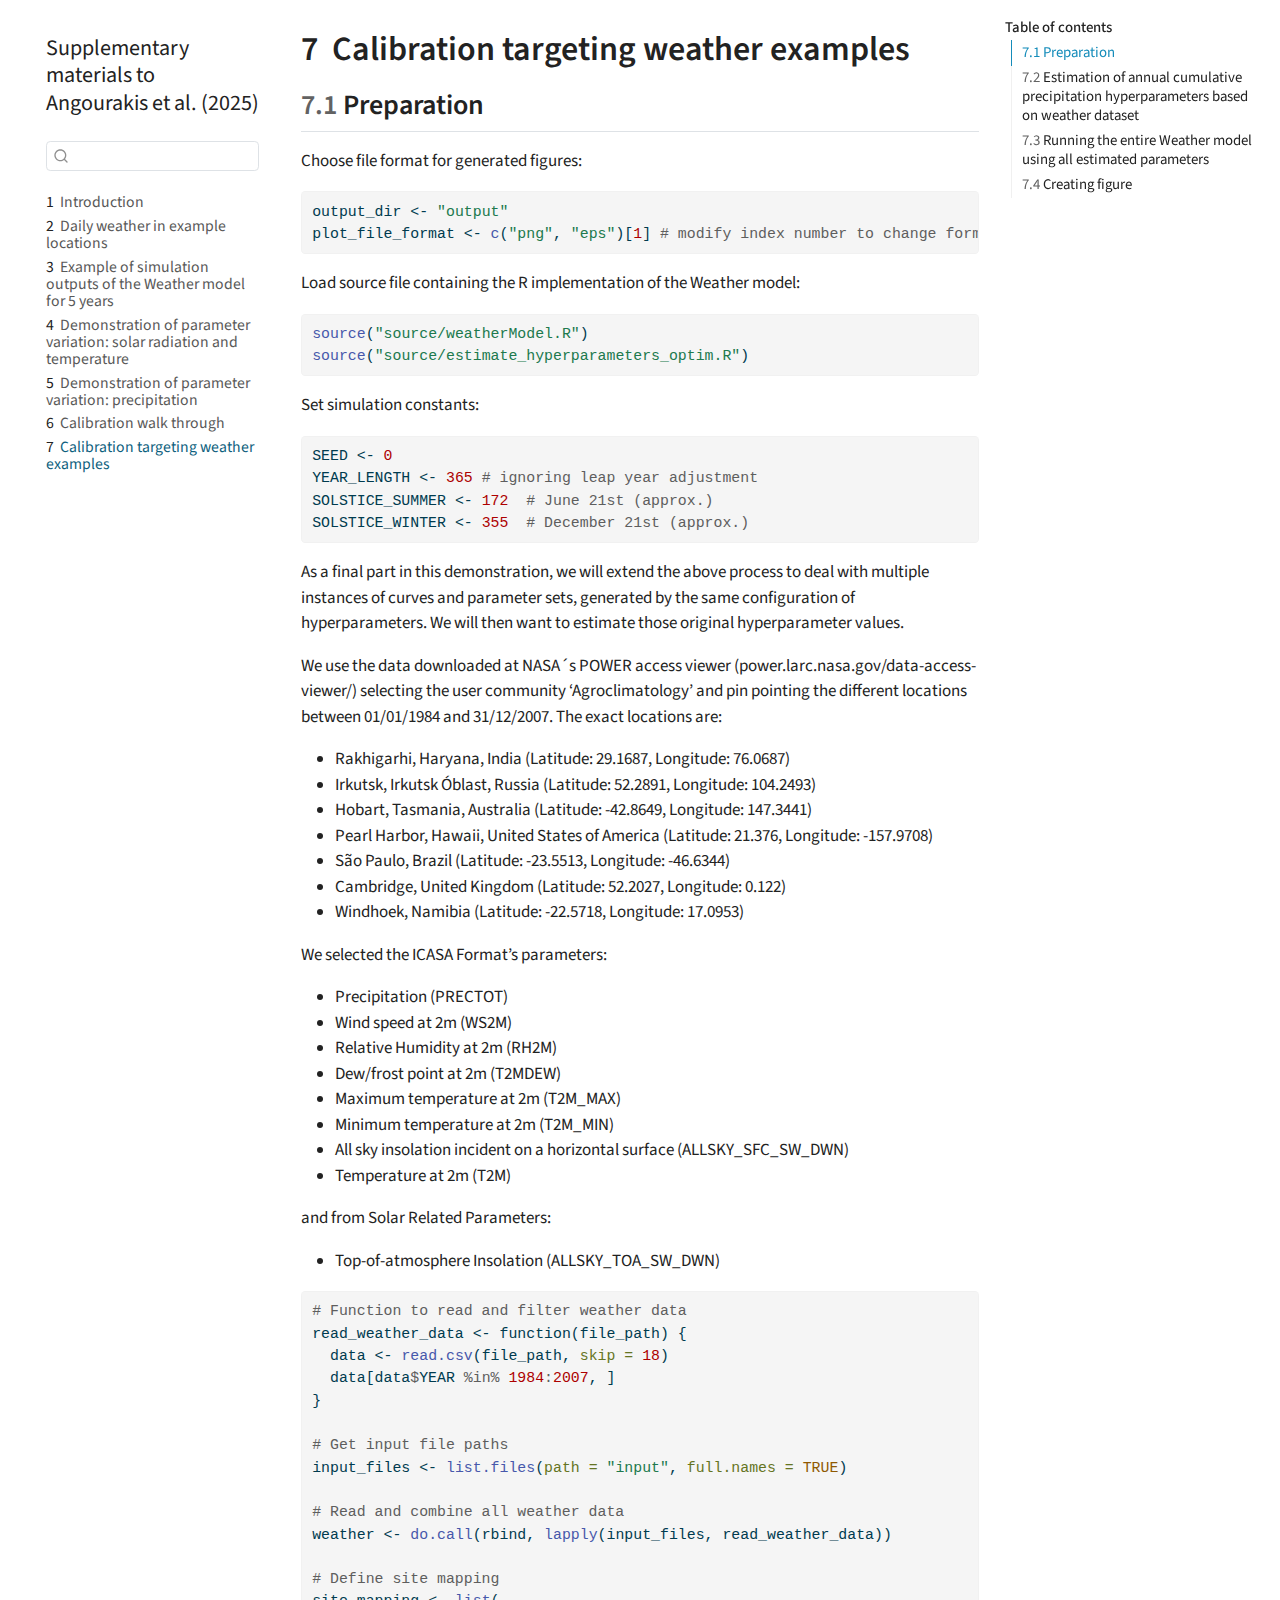
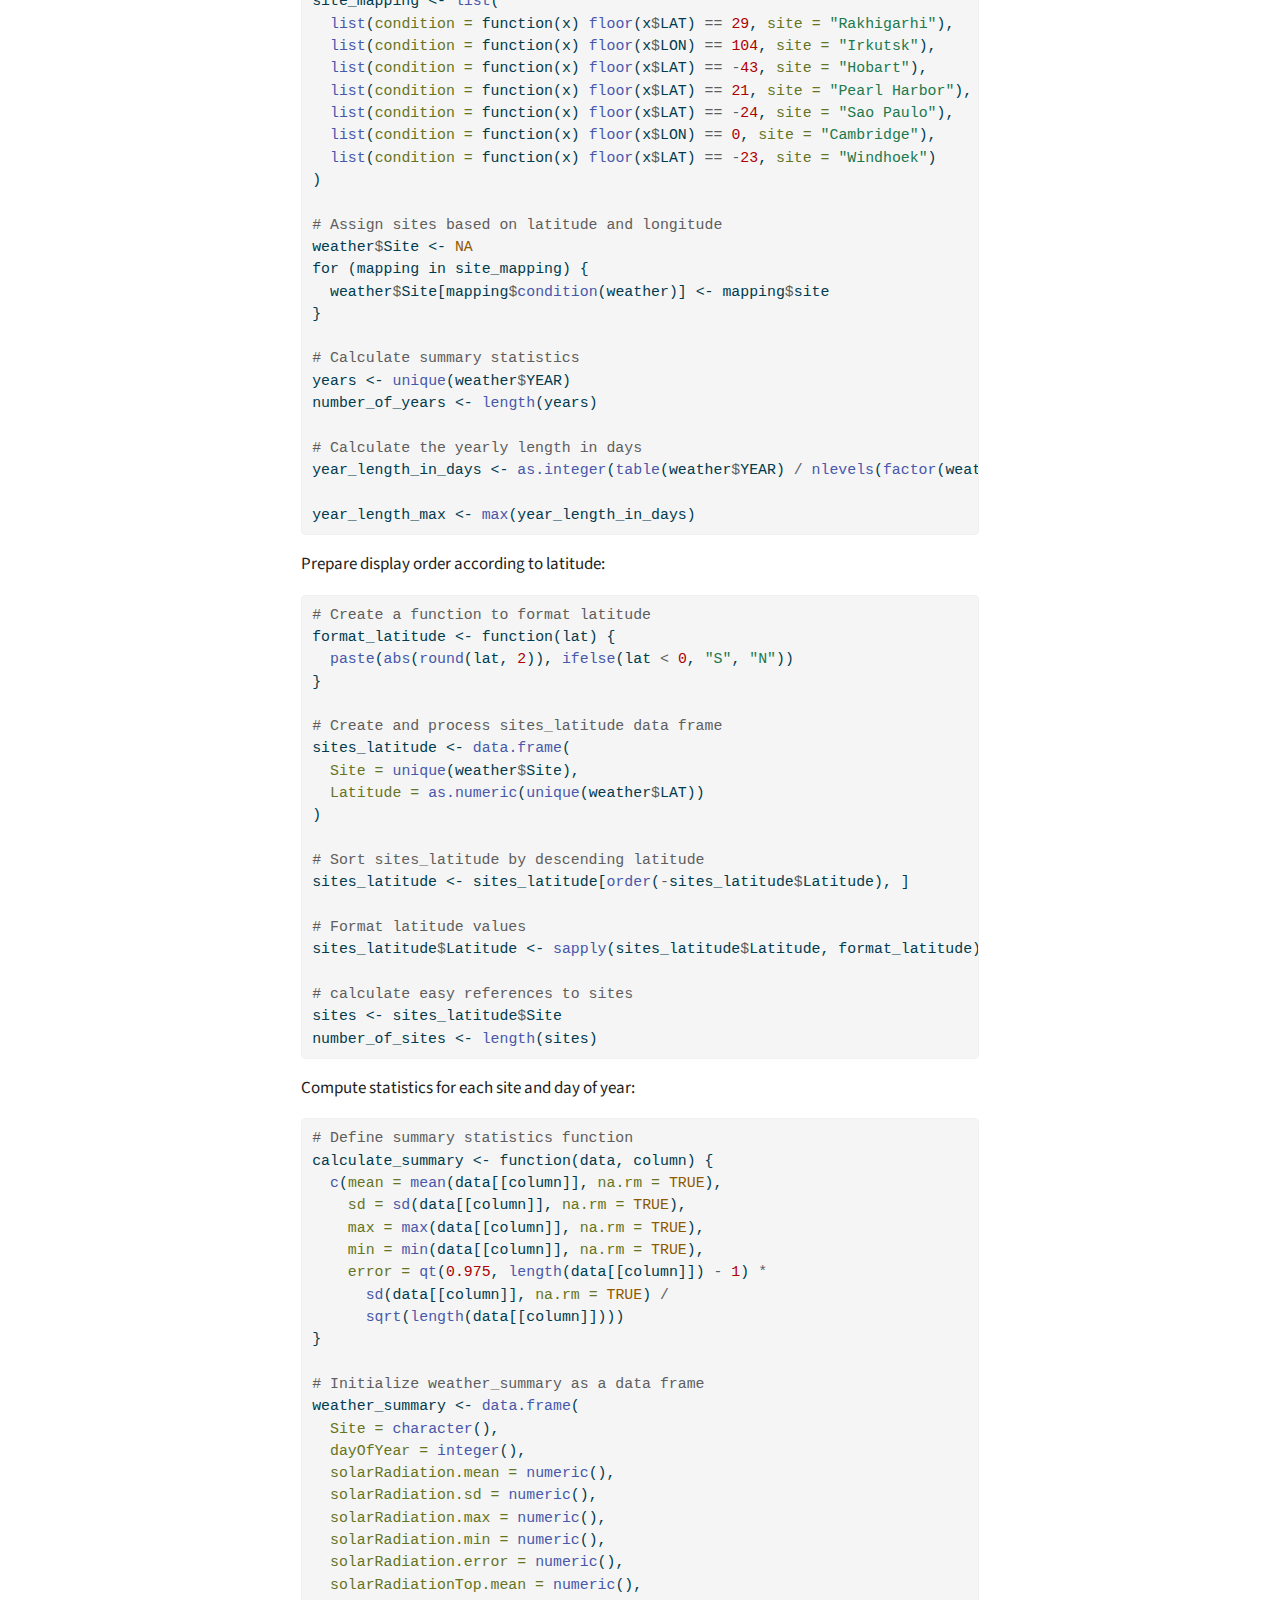
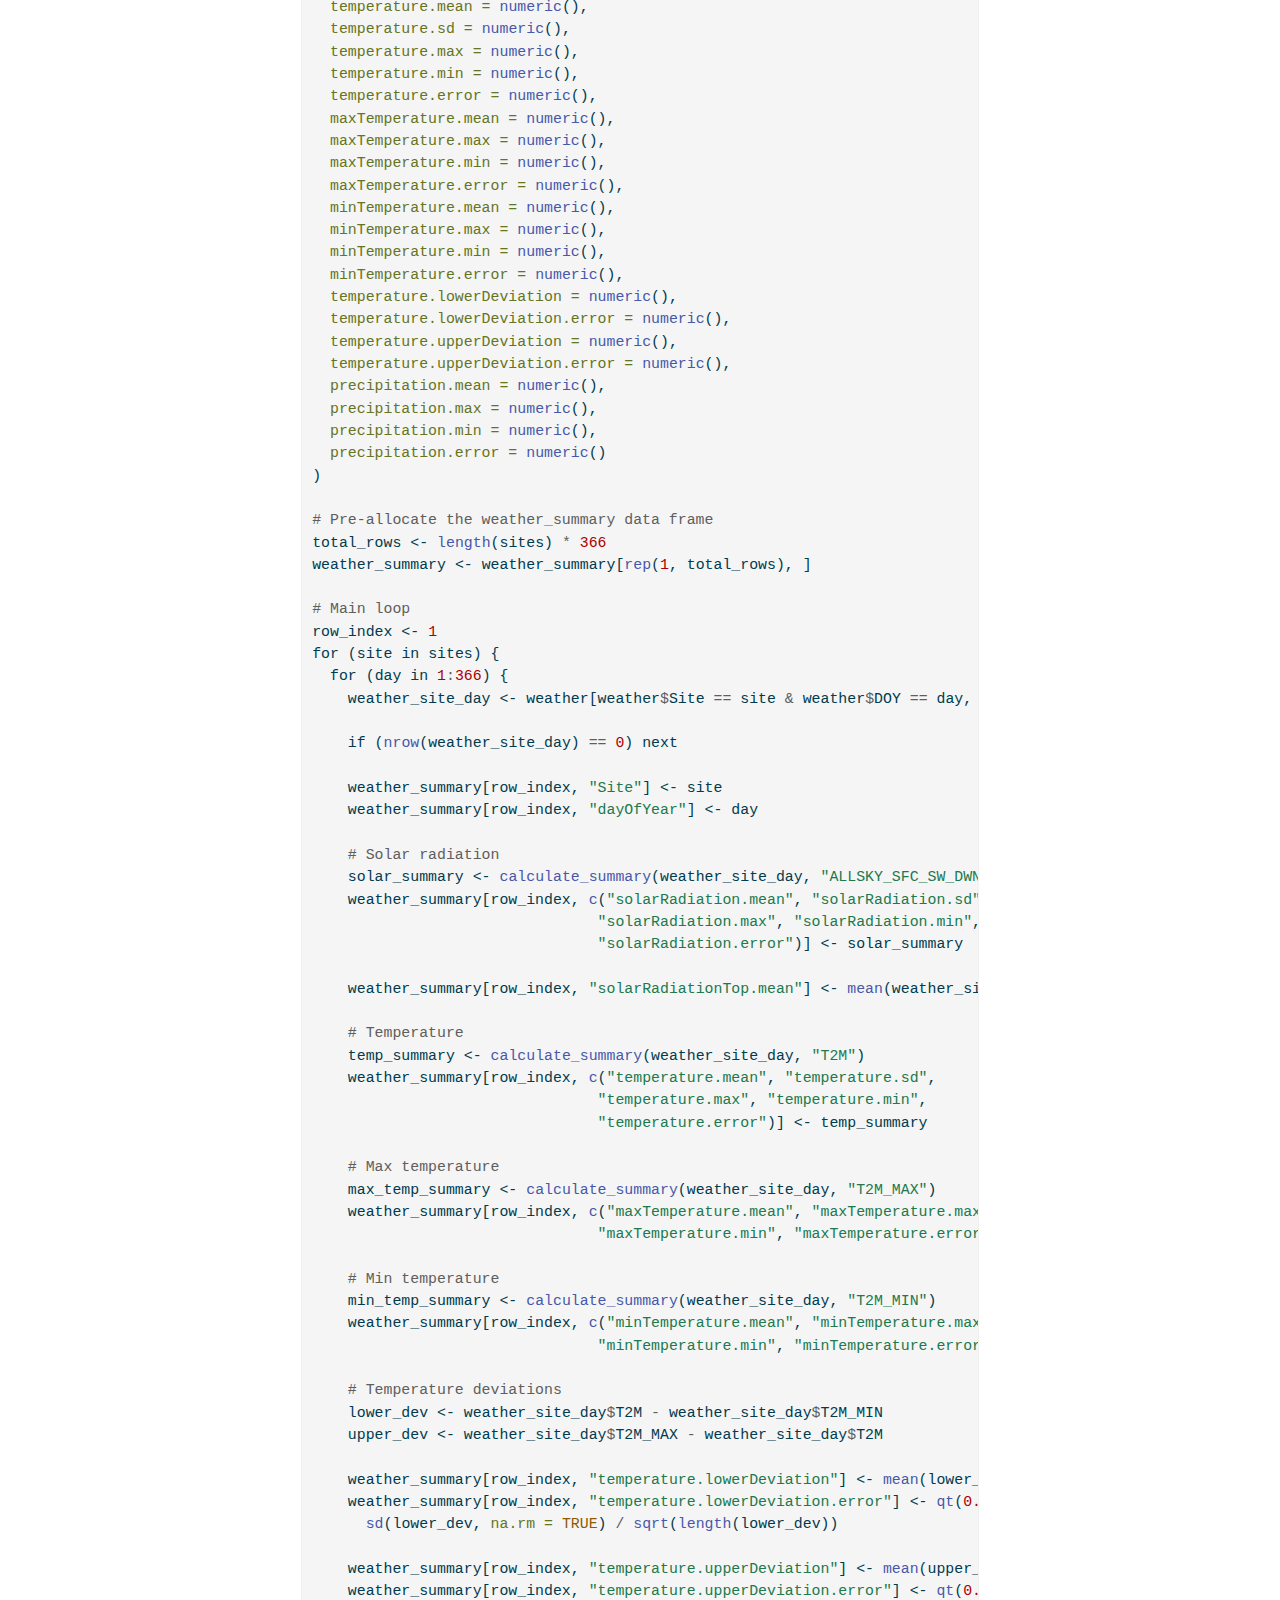
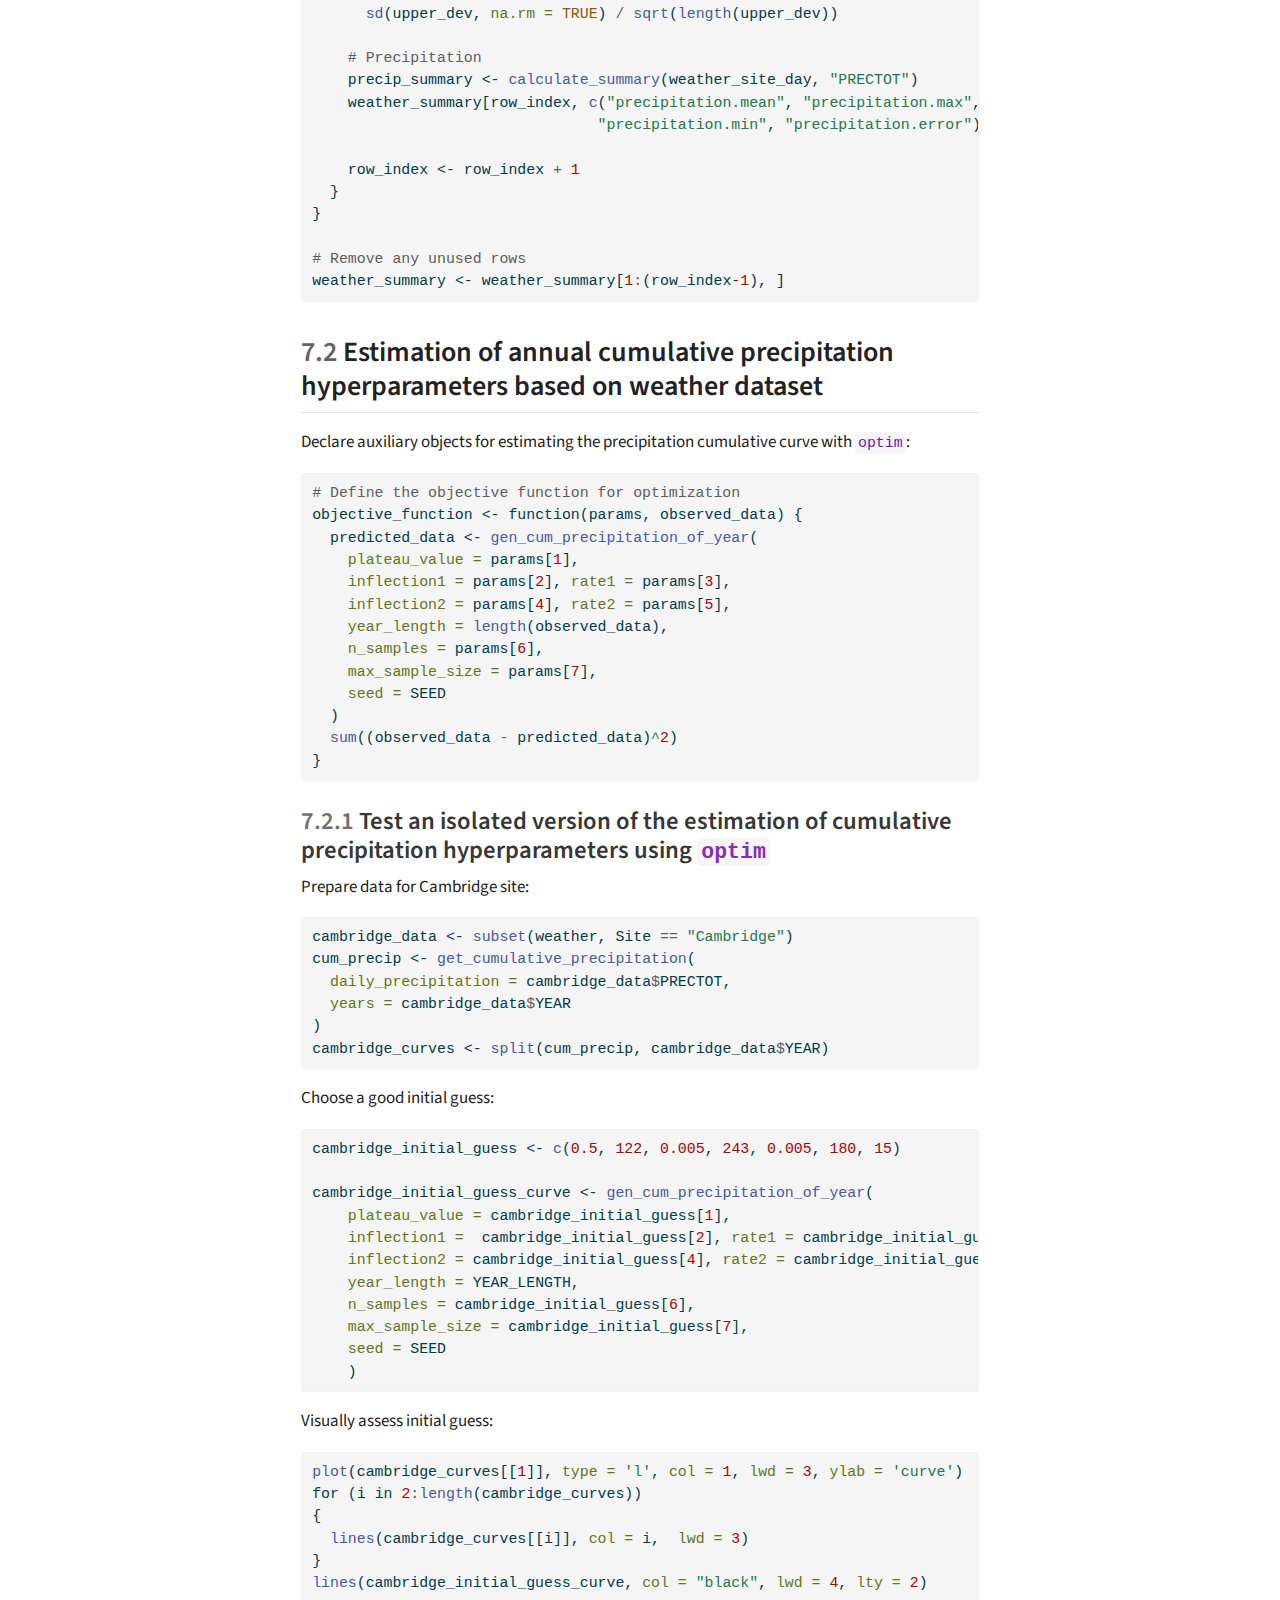
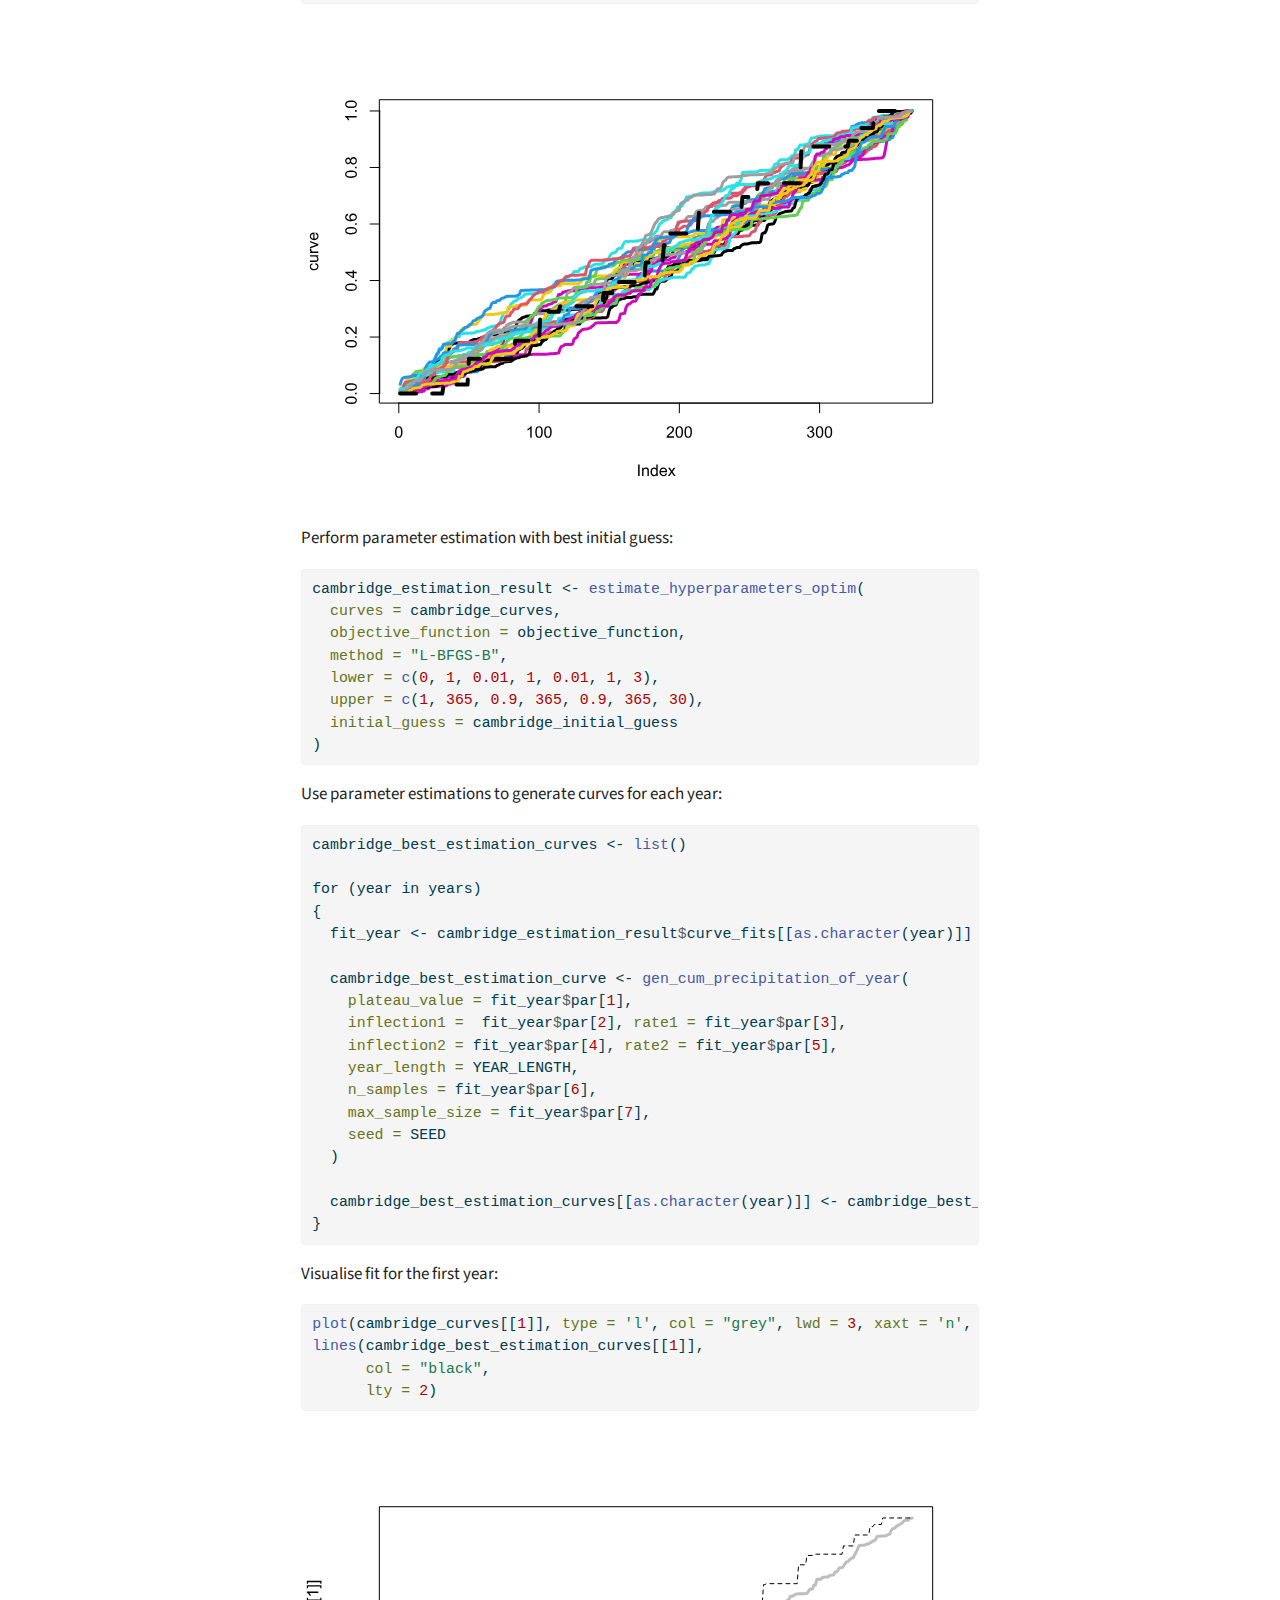
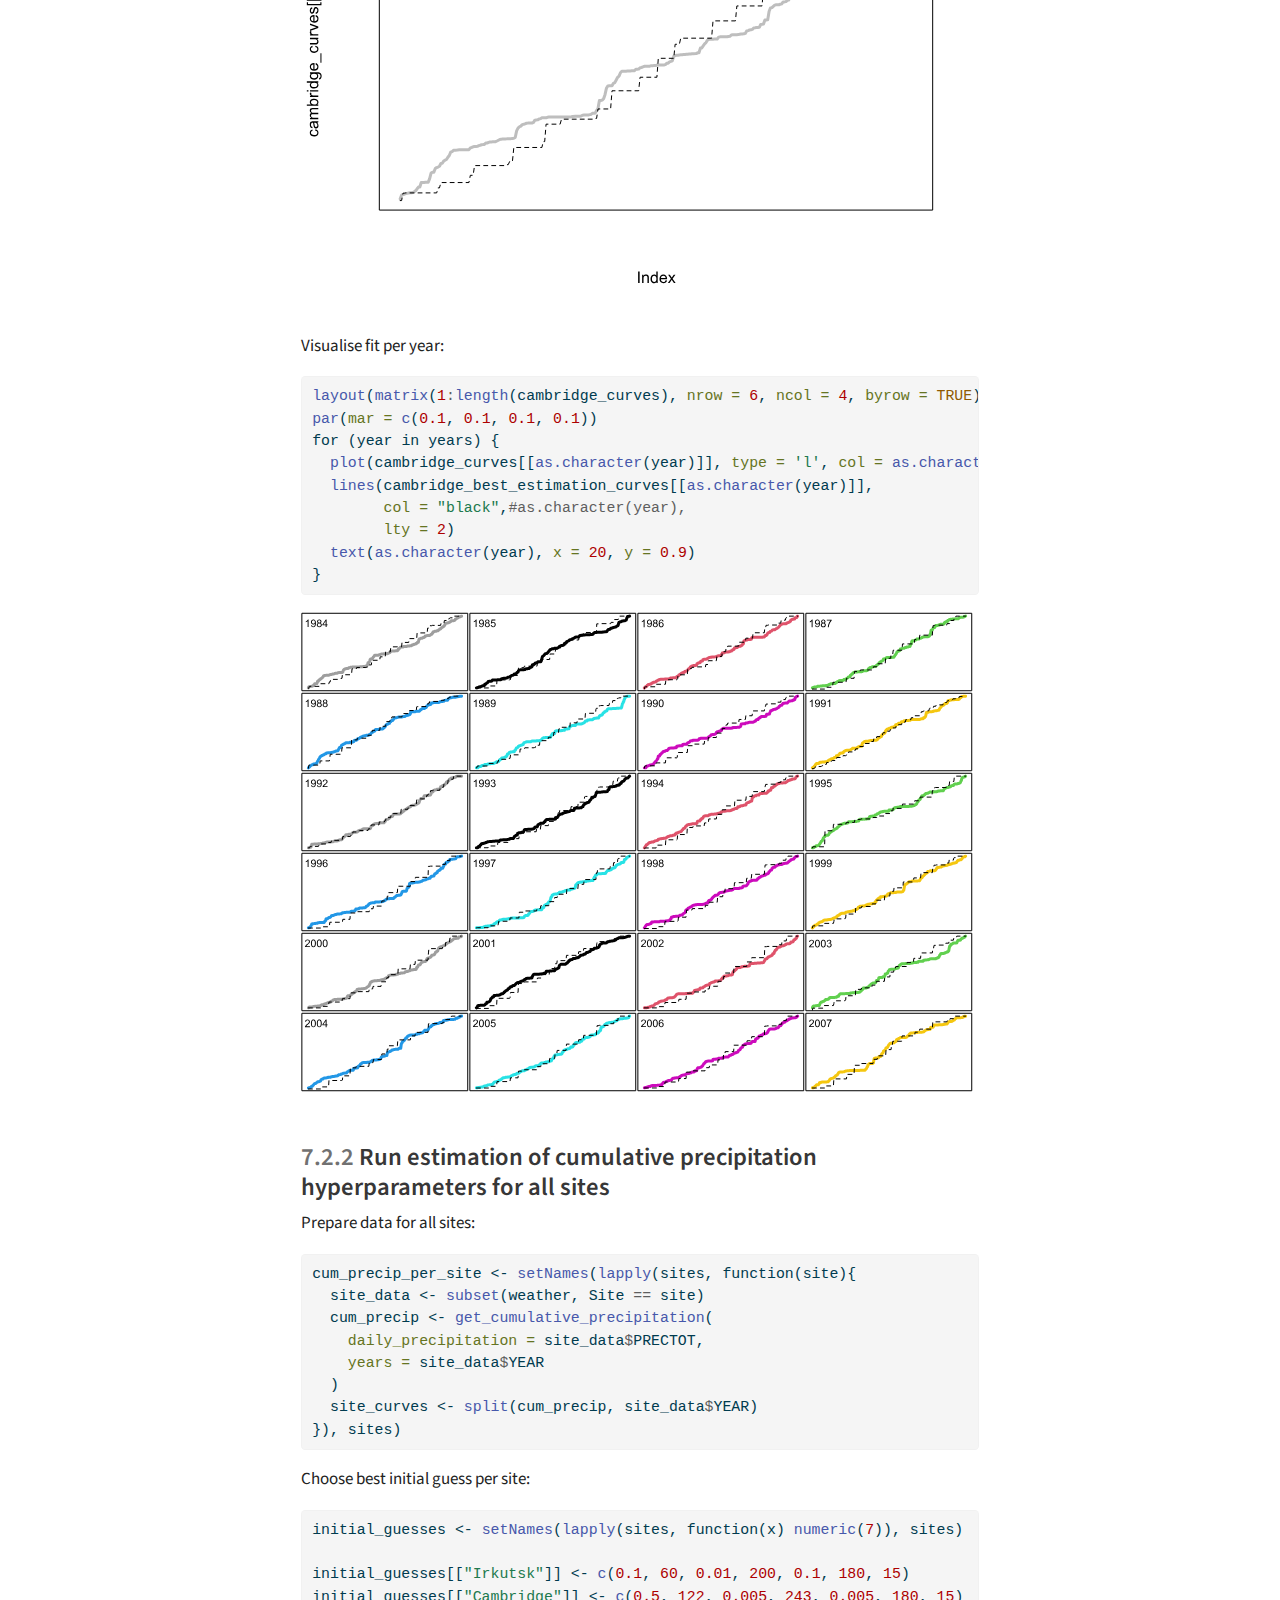
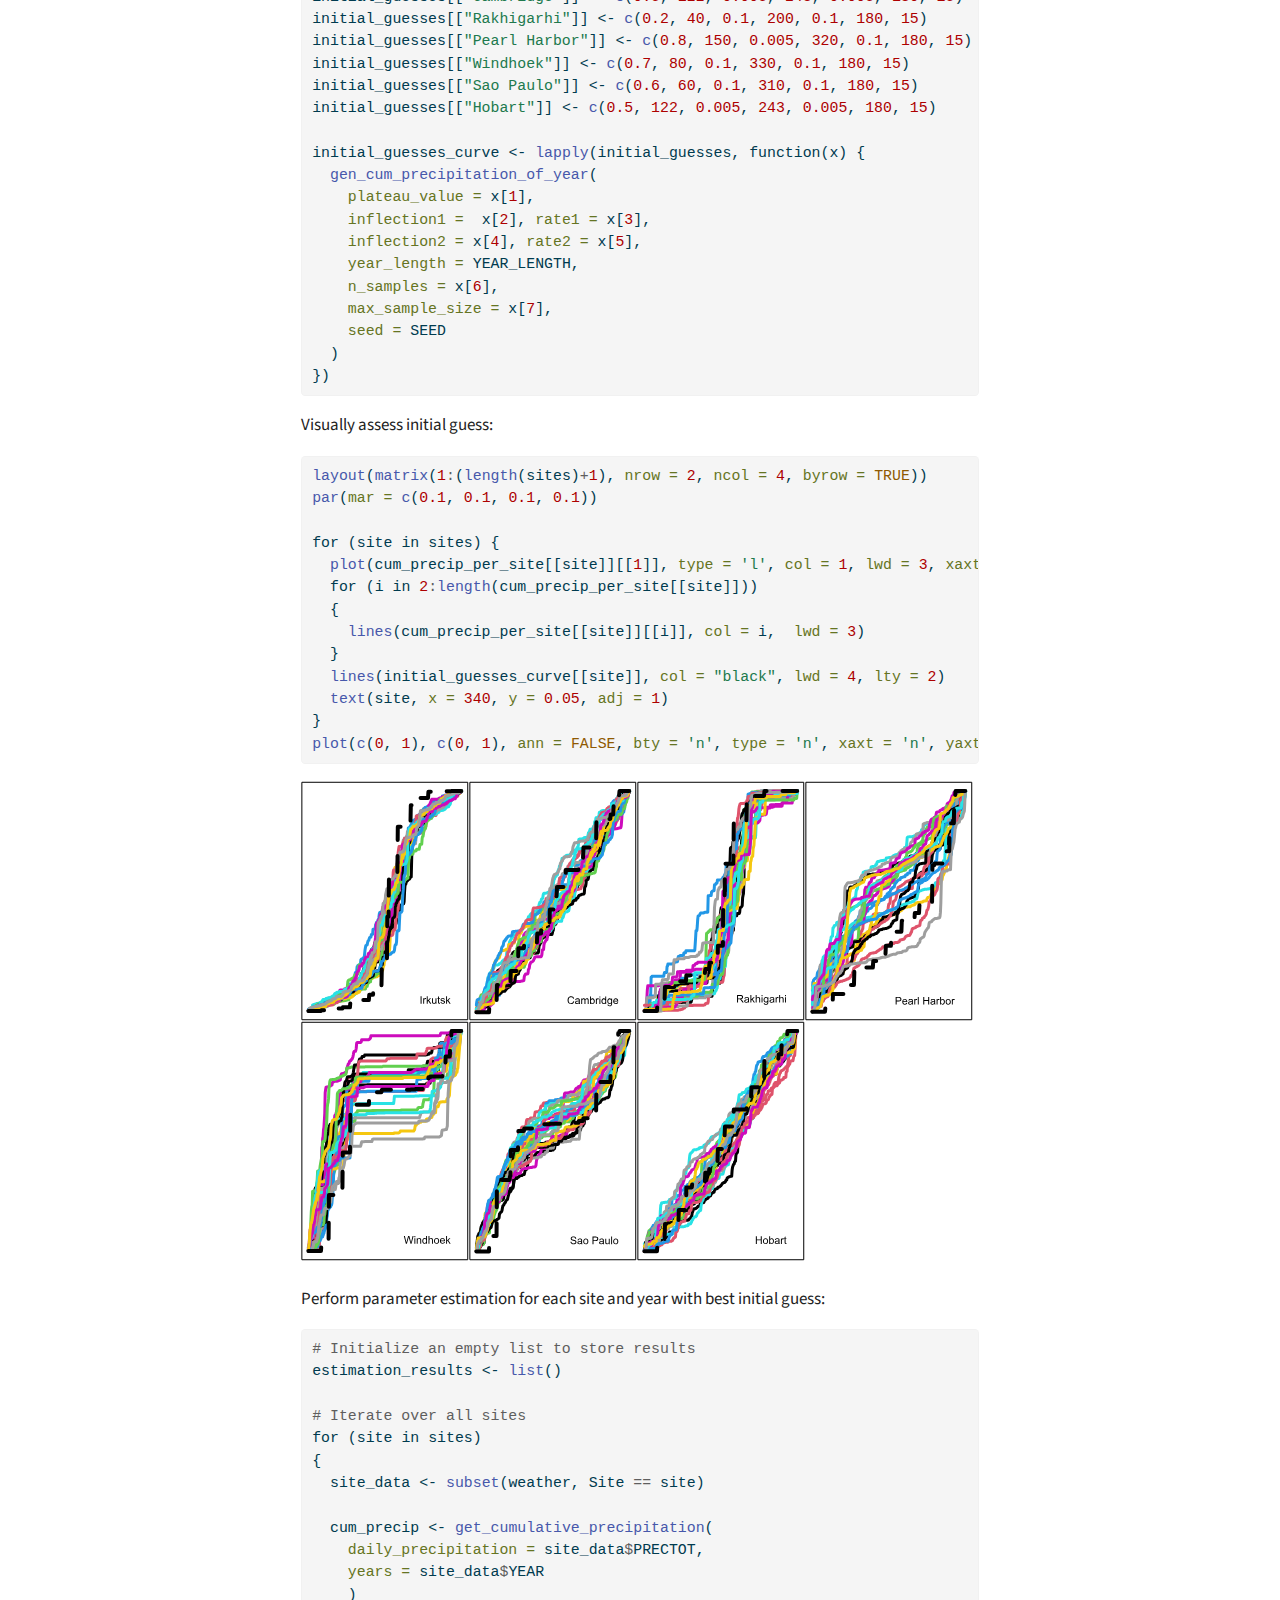
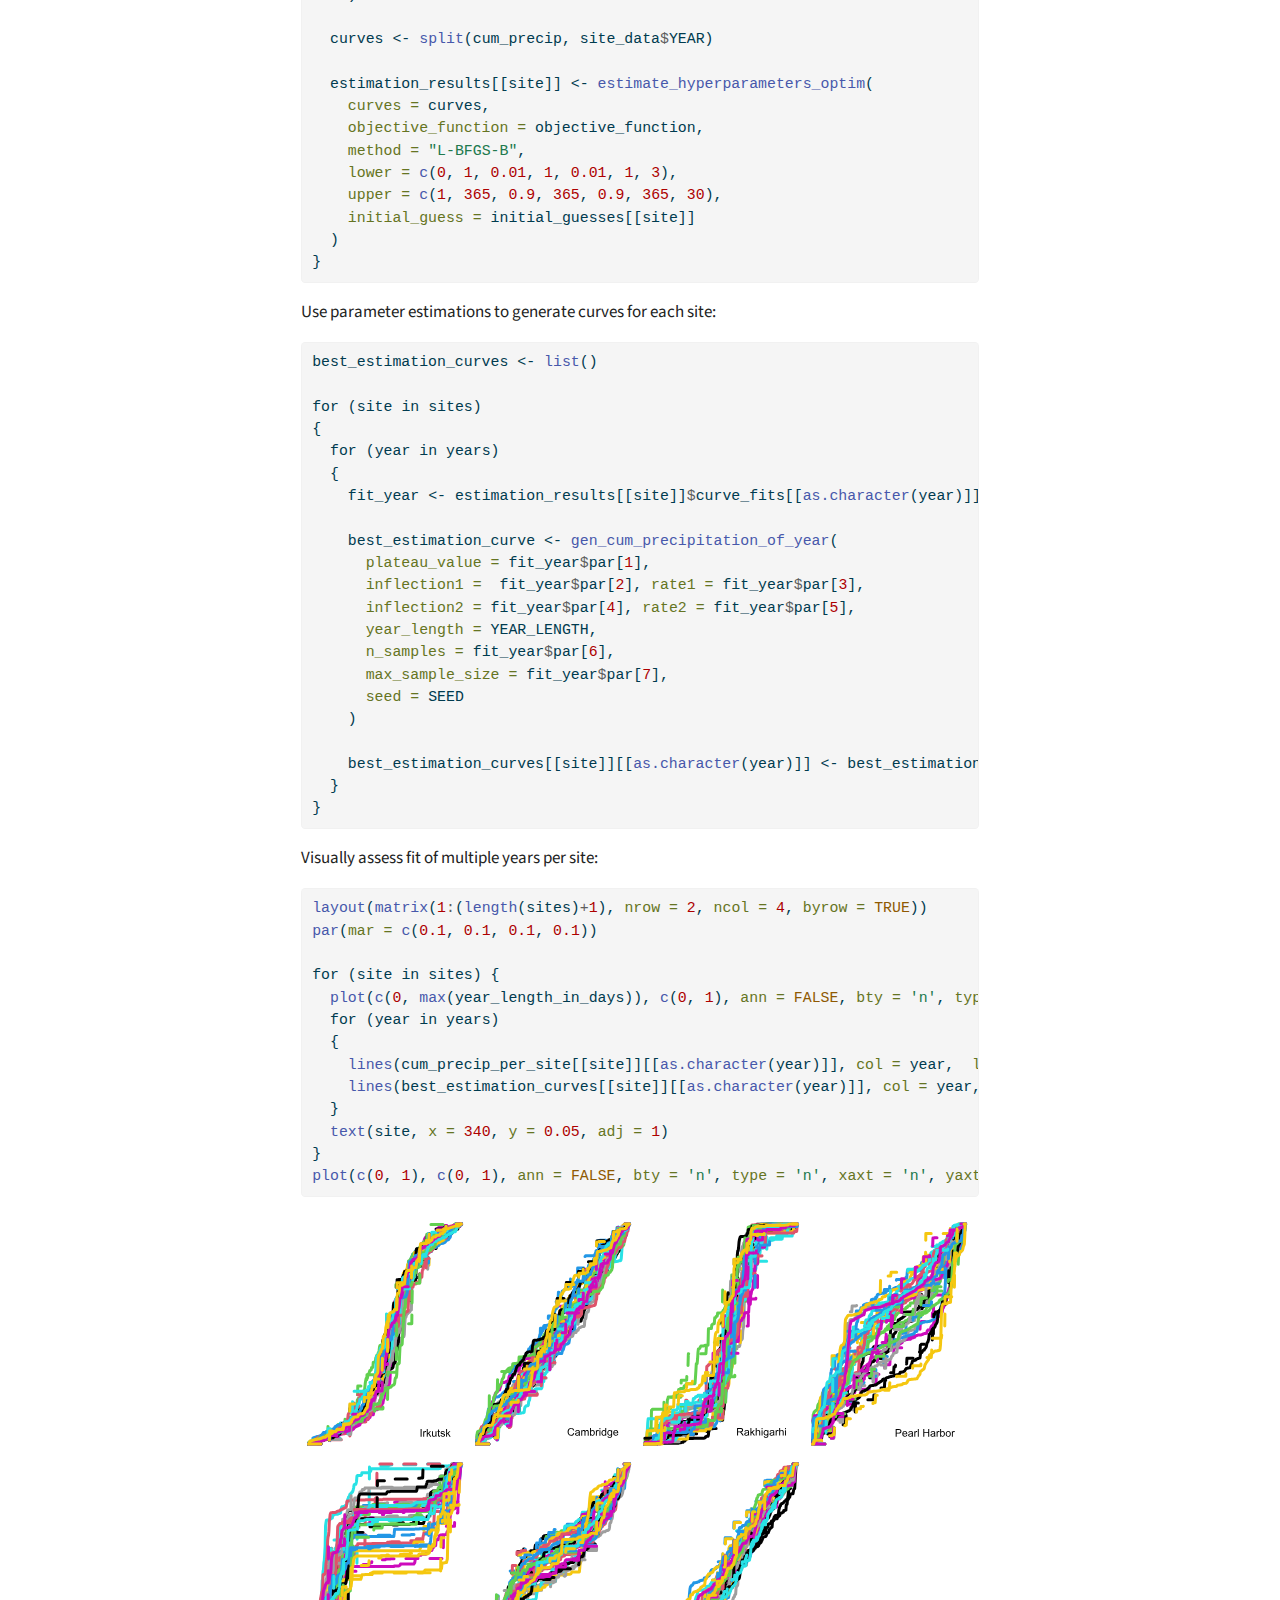
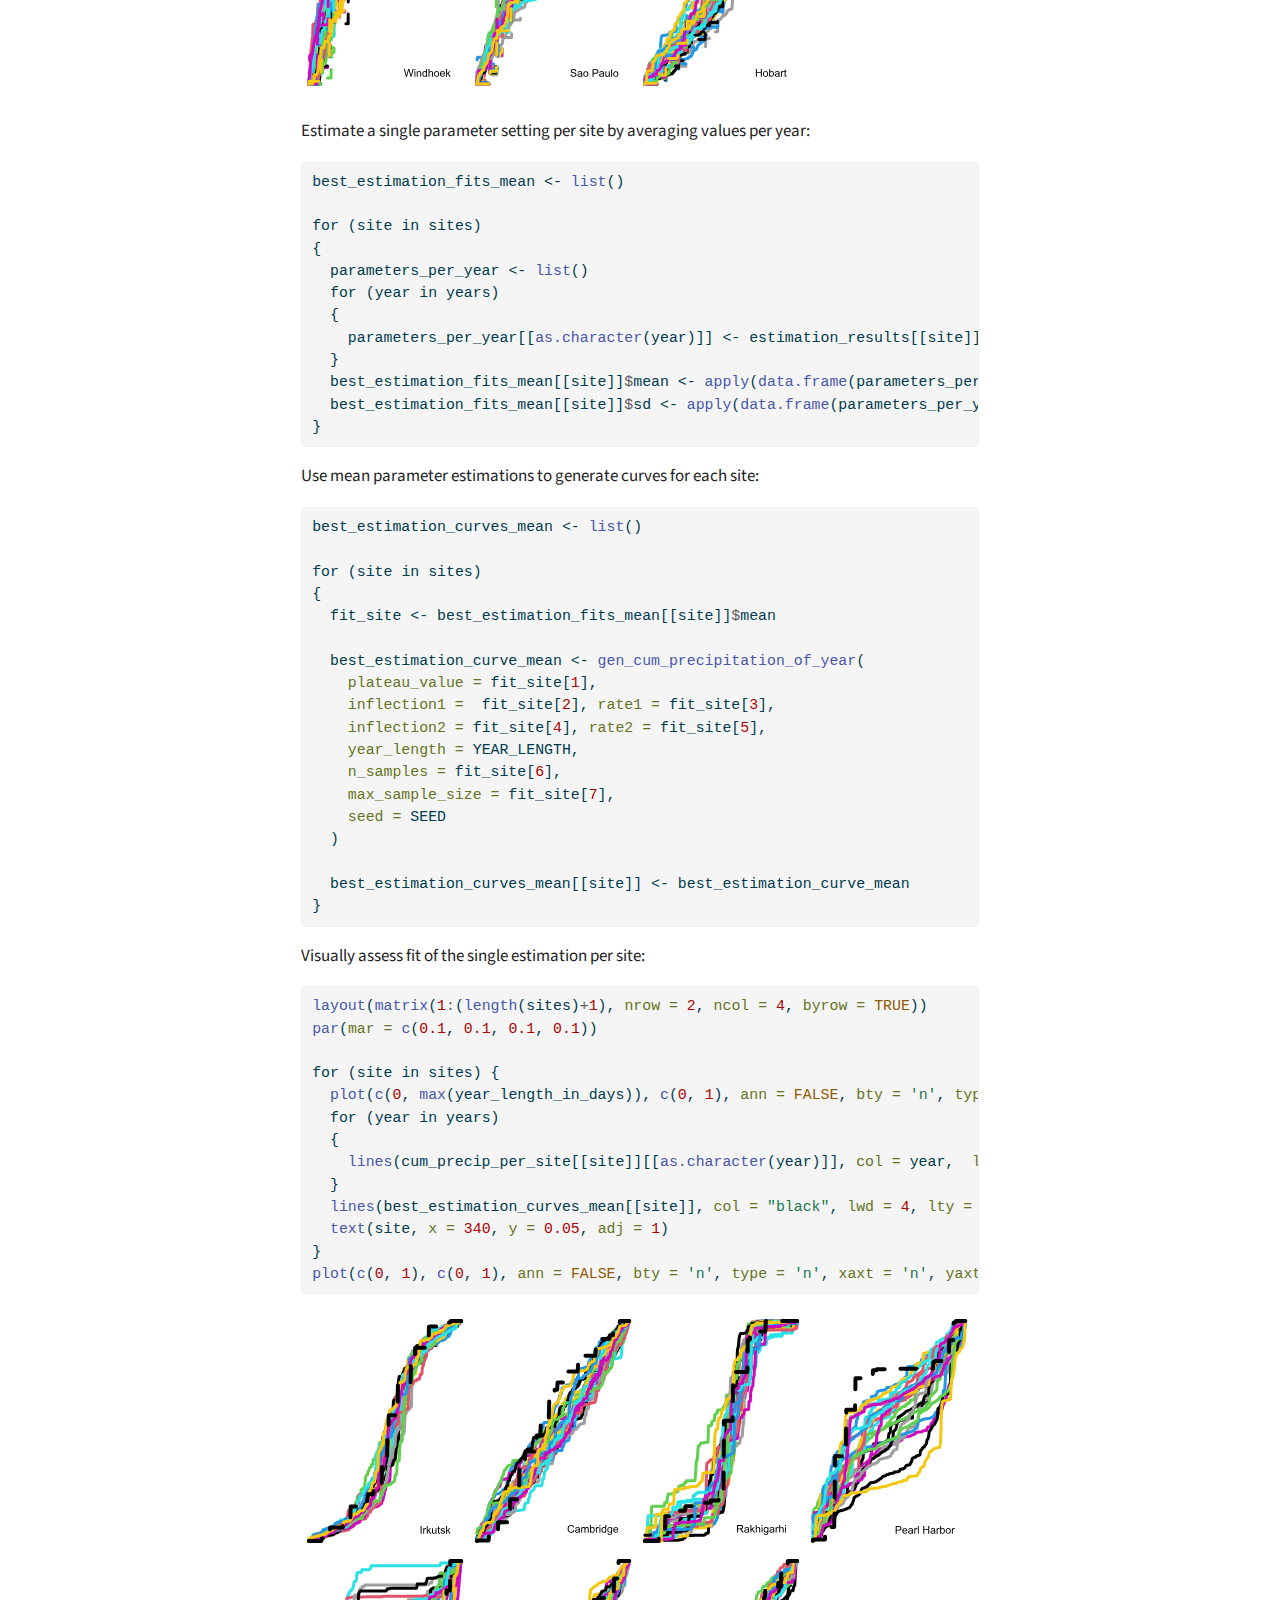
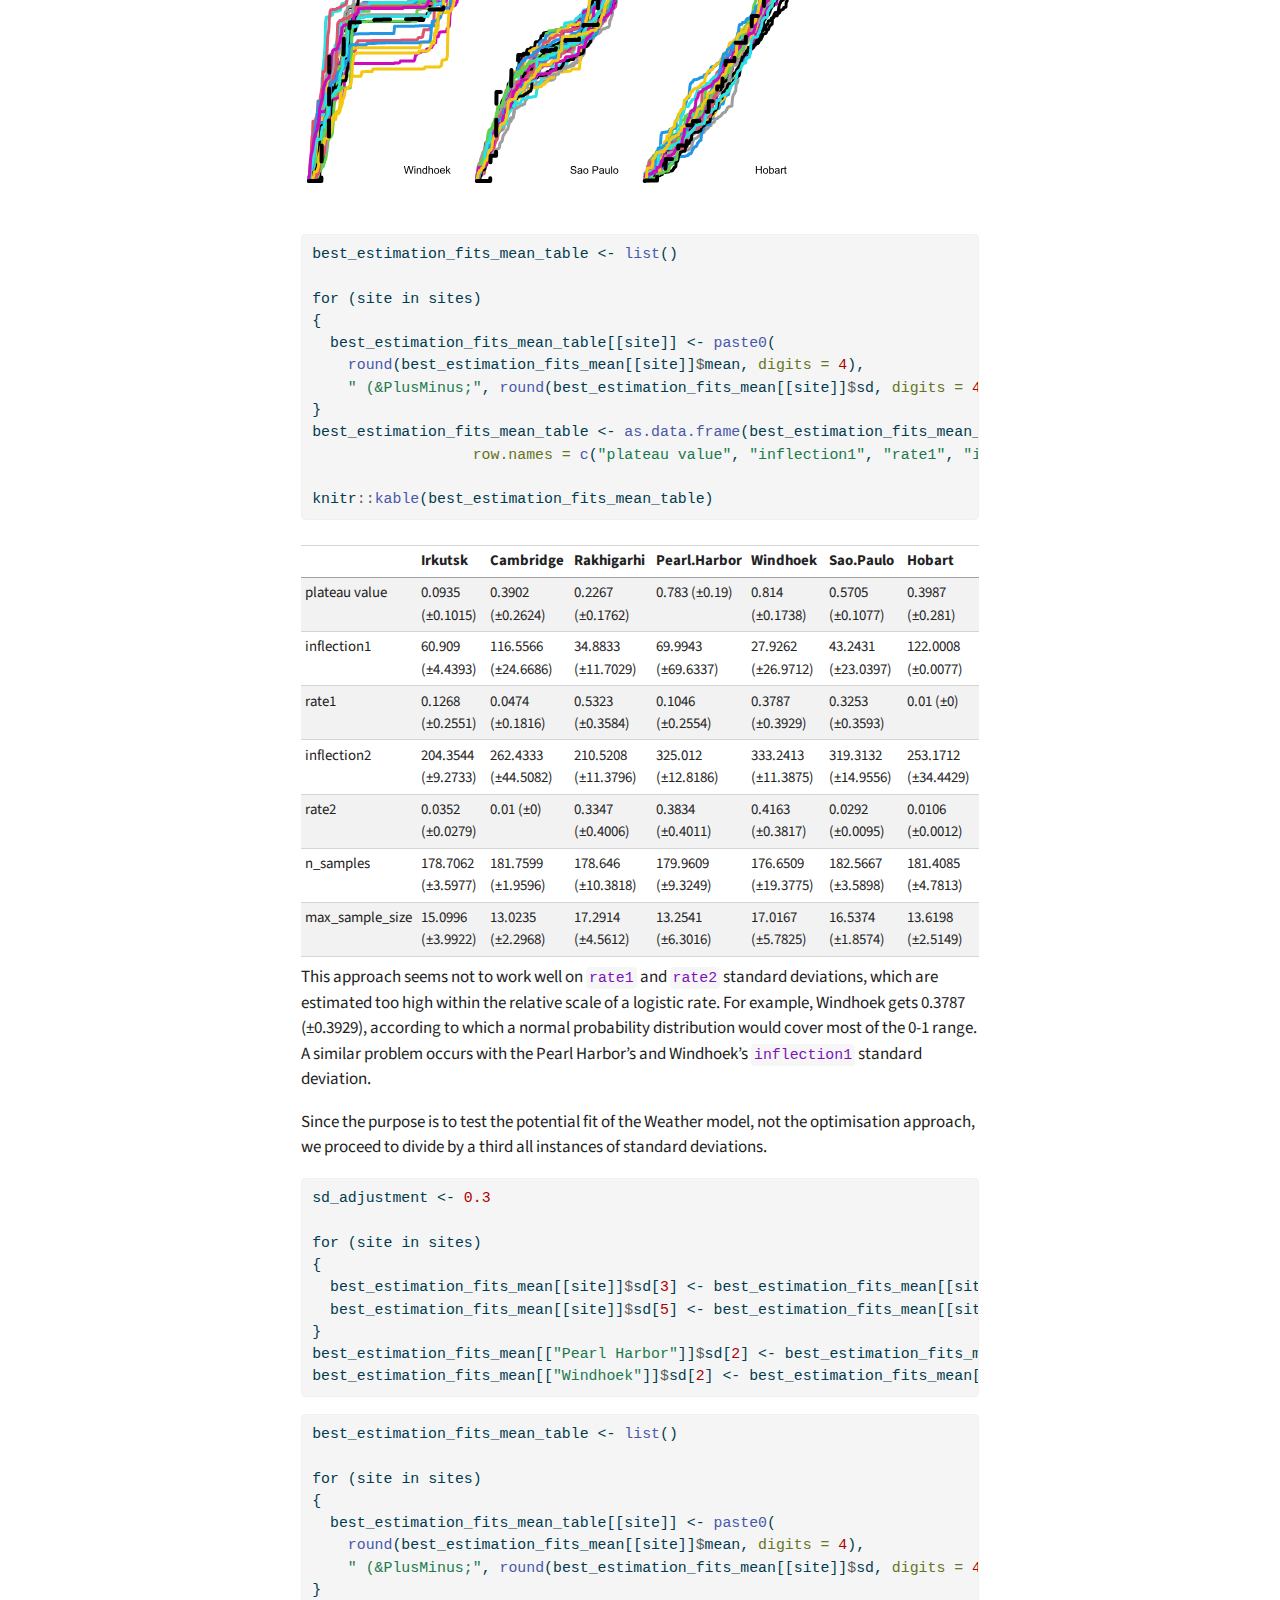
<file: best-shot.html>
<!DOCTYPE html>
<html xmlns="http://www.w3.org/1999/xhtml" lang="en" xml:lang="en"><head>

<meta charset="utf-8">
<meta name="generator" content="quarto-1.4.550">

<meta name="viewport" content="width=device-width, initial-scale=1.0, user-scalable=yes">


<title>Supplementary materials to Angourakis et al.&nbsp;(2025) - 7&nbsp; Calibration targeting weather examples</title>
<style>
code{white-space: pre-wrap;}
span.smallcaps{font-variant: small-caps;}
div.columns{display: flex; gap: min(4vw, 1.5em);}
div.column{flex: auto; overflow-x: auto;}
div.hanging-indent{margin-left: 1.5em; text-indent: -1.5em;}
ul.task-list{list-style: none;}
ul.task-list li input[type="checkbox"] {
  width: 0.8em;
  margin: 0 0.8em 0.2em -1em; /* quarto-specific, see https://github.com/quarto-dev/quarto-cli/issues/4556 */ 
  vertical-align: middle;
}
/* CSS for syntax highlighting */
pre > code.sourceCode { white-space: pre; position: relative; }
pre > code.sourceCode > span { line-height: 1.25; }
pre > code.sourceCode > span:empty { height: 1.2em; }
.sourceCode { overflow: visible; }
code.sourceCode > span { color: inherit; text-decoration: inherit; }
div.sourceCode { margin: 1em 0; }
pre.sourceCode { margin: 0; }
@media screen {
div.sourceCode { overflow: auto; }
}
@media print {
pre > code.sourceCode { white-space: pre-wrap; }
pre > code.sourceCode > span { text-indent: -5em; padding-left: 5em; }
}
pre.numberSource code
  { counter-reset: source-line 0; }
pre.numberSource code > span
  { position: relative; left: -4em; counter-increment: source-line; }
pre.numberSource code > span > a:first-child::before
  { content: counter(source-line);
    position: relative; left: -1em; text-align: right; vertical-align: baseline;
    border: none; display: inline-block;
    -webkit-touch-callout: none; -webkit-user-select: none;
    -khtml-user-select: none; -moz-user-select: none;
    -ms-user-select: none; user-select: none;
    padding: 0 4px; width: 4em;
  }
pre.numberSource { margin-left: 3em;  padding-left: 4px; }
div.sourceCode
  {   }
@media screen {
pre > code.sourceCode > span > a:first-child::before { text-decoration: underline; }
}
</style>


<script src="site_libs/quarto-nav/quarto-nav.js"></script>
<script src="site_libs/quarto-nav/headroom.min.js"></script>
<script src="site_libs/clipboard/clipboard.min.js"></script>
<script src="site_libs/quarto-search/autocomplete.umd.js"></script>
<script src="site_libs/quarto-search/fuse.min.js"></script>
<script src="site_libs/quarto-search/quarto-search.js"></script>
<meta name="quarto:offset" content="./">
<link href="./walkthrough-attempts.html" rel="prev">
<script src="site_libs/quarto-html/quarto.js"></script>
<script src="site_libs/quarto-html/popper.min.js"></script>
<script src="site_libs/quarto-html/tippy.umd.min.js"></script>
<script src="site_libs/quarto-html/anchor.min.js"></script>
<link href="site_libs/quarto-html/tippy.css" rel="stylesheet">
<link href="site_libs/quarto-html/quarto-syntax-highlighting.css" rel="stylesheet" id="quarto-text-highlighting-styles">
<script src="site_libs/bootstrap/bootstrap.min.js"></script>
<link href="site_libs/bootstrap/bootstrap-icons.css" rel="stylesheet">
<link href="site_libs/bootstrap/bootstrap.min.css" rel="stylesheet" id="quarto-bootstrap" data-mode="light">
<script id="quarto-search-options" type="application/json">{
  "location": "sidebar",
  "copy-button": false,
  "collapse-after": 3,
  "panel-placement": "start",
  "type": "textbox",
  "limit": 50,
  "keyboard-shortcut": [
    "f",
    "/",
    "s"
  ],
  "show-item-context": false,
  "language": {
    "search-no-results-text": "No results",
    "search-matching-documents-text": "matching documents",
    "search-copy-link-title": "Copy link to search",
    "search-hide-matches-text": "Hide additional matches",
    "search-more-match-text": "more match in this document",
    "search-more-matches-text": "more matches in this document",
    "search-clear-button-title": "Clear",
    "search-text-placeholder": "",
    "search-detached-cancel-button-title": "Cancel",
    "search-submit-button-title": "Submit",
    "search-label": "Search"
  }
}</script>


</head>

<body class="nav-sidebar floating">

<div id="quarto-search-results"></div>
  <header id="quarto-header" class="headroom fixed-top">
  <nav class="quarto-secondary-nav">
    <div class="container-fluid d-flex">
      <button type="button" class="quarto-btn-toggle btn" data-bs-toggle="collapse" data-bs-target=".quarto-sidebar-collapse-item" aria-controls="quarto-sidebar" aria-expanded="false" aria-label="Toggle sidebar navigation" onclick="if (window.quartoToggleHeadroom) { window.quartoToggleHeadroom(); }">
        <i class="bi bi-layout-text-sidebar-reverse"></i>
      </button>
        <nav class="quarto-page-breadcrumbs" aria-label="breadcrumb"><ol class="breadcrumb"><li class="breadcrumb-item"><a href="./best-shot.html"><span class="chapter-number">7</span>&nbsp; <span class="chapter-title">Calibration targeting weather examples</span></a></li></ol></nav>
        <a class="flex-grow-1" role="button" data-bs-toggle="collapse" data-bs-target=".quarto-sidebar-collapse-item" aria-controls="quarto-sidebar" aria-expanded="false" aria-label="Toggle sidebar navigation" onclick="if (window.quartoToggleHeadroom) { window.quartoToggleHeadroom(); }">      
        </a>
      <button type="button" class="btn quarto-search-button" aria-label="" onclick="window.quartoOpenSearch();">
        <i class="bi bi-search"></i>
      </button>
    </div>
  </nav>
</header>
<!-- content -->
<div id="quarto-content" class="quarto-container page-columns page-rows-contents page-layout-article">
<!-- sidebar -->
  <nav id="quarto-sidebar" class="sidebar collapse collapse-horizontal quarto-sidebar-collapse-item sidebar-navigation floating overflow-auto">
    <div class="pt-lg-2 mt-2 text-left sidebar-header">
    <div class="sidebar-title mb-0 py-0">
      <a href="./">Supplementary materials to Angourakis et al.&nbsp;(2025)</a> 
    </div>
      </div>
        <div class="mt-2 flex-shrink-0 align-items-center">
        <div class="sidebar-search">
        <div id="quarto-search" class="" title="Search"></div>
        </div>
        </div>
    <div class="sidebar-menu-container"> 
    <ul class="list-unstyled mt-1">
        <li class="sidebar-item">
  <div class="sidebar-item-container"> 
  <a href="./index.html" class="sidebar-item-text sidebar-link">
 <span class="menu-text"><span class="chapter-number">1</span>&nbsp; <span class="chapter-title">Introduction</span></span></a>
  </div>
</li>
        <li class="sidebar-item">
  <div class="sidebar-item-container"> 
  <a href="./weather-examples.html" class="sidebar-item-text sidebar-link">
 <span class="menu-text"><span class="chapter-number">2</span>&nbsp; <span class="chapter-title">Daily weather in example locations</span></span></a>
  </div>
</li>
        <li class="sidebar-item">
  <div class="sidebar-item-container"> 
  <a href="./full-model-example.html" class="sidebar-item-text sidebar-link">
 <span class="menu-text"><span class="chapter-number">3</span>&nbsp; <span class="chapter-title">Example of simulation outputs of the Weather model for 5 years</span></span></a>
  </div>
</li>
        <li class="sidebar-item">
  <div class="sidebar-item-container"> 
  <a href="./annual-sinusoid-curve-parameters.html" class="sidebar-item-text sidebar-link">
 <span class="menu-text"><span class="chapter-number">4</span>&nbsp; <span class="chapter-title">Demonstration of parameter variation: solar radiation and temperature</span></span></a>
  </div>
</li>
        <li class="sidebar-item">
  <div class="sidebar-item-container"> 
  <a href="./precipitation-parameters.html" class="sidebar-item-text sidebar-link">
 <span class="menu-text"><span class="chapter-number">5</span>&nbsp; <span class="chapter-title">Demonstration of parameter variation: precipitation</span></span></a>
  </div>
</li>
        <li class="sidebar-item">
  <div class="sidebar-item-container"> 
  <a href="./walkthrough-attempts.html" class="sidebar-item-text sidebar-link">
 <span class="menu-text"><span class="chapter-number">6</span>&nbsp; <span class="chapter-title">Calibration walk through</span></span></a>
  </div>
</li>
        <li class="sidebar-item">
  <div class="sidebar-item-container"> 
  <a href="./best-shot.html" class="sidebar-item-text sidebar-link active">
 <span class="menu-text"><span class="chapter-number">7</span>&nbsp; <span class="chapter-title">Calibration targeting weather examples</span></span></a>
  </div>
</li>
    </ul>
    </div>
</nav>
<div id="quarto-sidebar-glass" class="quarto-sidebar-collapse-item" data-bs-toggle="collapse" data-bs-target=".quarto-sidebar-collapse-item"></div>
<!-- margin-sidebar -->
    <div id="quarto-margin-sidebar" class="sidebar margin-sidebar">
        <nav id="TOC" role="doc-toc" class="toc-active">
    <h2 id="toc-title">Table of contents</h2>
   
  <ul>
  <li><a href="#preparation" id="toc-preparation" class="nav-link active" data-scroll-target="#preparation"><span class="header-section-number">7.1</span> Preparation</a></li>
  <li><a href="#estimation-of-annual-cumulative-precipitation-hyperparameters-based-on-weather-dataset" id="toc-estimation-of-annual-cumulative-precipitation-hyperparameters-based-on-weather-dataset" class="nav-link" data-scroll-target="#estimation-of-annual-cumulative-precipitation-hyperparameters-based-on-weather-dataset"><span class="header-section-number">7.2</span> Estimation of annual cumulative precipitation hyperparameters based on weather dataset</a>
  <ul class="collapse">
  <li><a href="#test-an-isolated-version-of-the-estimation-of-cumulative-precipitation-hyperparameters-using-optim" id="toc-test-an-isolated-version-of-the-estimation-of-cumulative-precipitation-hyperparameters-using-optim" class="nav-link" data-scroll-target="#test-an-isolated-version-of-the-estimation-of-cumulative-precipitation-hyperparameters-using-optim"><span class="header-section-number">7.2.1</span> Test an isolated version of the estimation of cumulative precipitation hyperparameters using <code>optim</code></a></li>
  <li><a href="#run-estimation-of-cumulative-precipitation-hyperparameters-for-all-sites" id="toc-run-estimation-of-cumulative-precipitation-hyperparameters-for-all-sites" class="nav-link" data-scroll-target="#run-estimation-of-cumulative-precipitation-hyperparameters-for-all-sites"><span class="header-section-number">7.2.2</span> Run estimation of cumulative precipitation hyperparameters for all sites</a></li>
  </ul></li>
  <li><a href="#running-the-entire-weather-model-using-all-estimated-parameters" id="toc-running-the-entire-weather-model-using-all-estimated-parameters" class="nav-link" data-scroll-target="#running-the-entire-weather-model-using-all-estimated-parameters"><span class="header-section-number">7.3</span> Running the entire Weather model using all estimated parameters</a></li>
  <li><a href="#creating-figure" id="toc-creating-figure" class="nav-link" data-scroll-target="#creating-figure"><span class="header-section-number">7.4</span> Creating figure</a></li>
  </ul>
</nav>
    </div>
<!-- main -->
<main class="content" id="quarto-document-content">

<header id="title-block-header" class="quarto-title-block default">
<div class="quarto-title">
<h1 class="title"><span class="chapter-number">7</span>&nbsp; <span class="chapter-title">Calibration targeting weather examples</span></h1>
</div>



<div class="quarto-title-meta">

    
  
    
  </div>
  


</header>


<section id="preparation" class="level2" data-number="7.1">
<h2 data-number="7.1" class="anchored" data-anchor-id="preparation"><span class="header-section-number">7.1</span> Preparation</h2>
<p>Choose file format for generated figures:</p>
<div class="cell">
<div class="sourceCode cell-code" id="cb1"><pre class="sourceCode r code-with-copy"><code class="sourceCode r"><span id="cb1-1"><a href="#cb1-1" aria-hidden="true" tabindex="-1"></a>output_dir <span class="ot">&lt;-</span> <span class="st">"output"</span></span>
<span id="cb1-2"><a href="#cb1-2" aria-hidden="true" tabindex="-1"></a>plot_file_format <span class="ot">&lt;-</span> <span class="fu">c</span>(<span class="st">"png"</span>, <span class="st">"eps"</span>)[<span class="dv">1</span>] <span class="co"># modify index number to change format</span></span></code><button title="Copy to Clipboard" class="code-copy-button"><i class="bi"></i></button></pre></div>
</div>
<p>Load source file containing the R implementation of the Weather model:</p>
<div class="cell">
<div class="sourceCode cell-code" id="cb2"><pre class="sourceCode r code-with-copy"><code class="sourceCode r"><span id="cb2-1"><a href="#cb2-1" aria-hidden="true" tabindex="-1"></a><span class="fu">source</span>(<span class="st">"source/weatherModel.R"</span>)</span>
<span id="cb2-2"><a href="#cb2-2" aria-hidden="true" tabindex="-1"></a><span class="fu">source</span>(<span class="st">"source/estimate_hyperparameters_optim.R"</span>)</span></code><button title="Copy to Clipboard" class="code-copy-button"><i class="bi"></i></button></pre></div>
</div>
<p>Set simulation constants:</p>
<div class="cell">
<div class="sourceCode cell-code" id="cb3"><pre class="sourceCode r code-with-copy"><code class="sourceCode r"><span id="cb3-1"><a href="#cb3-1" aria-hidden="true" tabindex="-1"></a>SEED <span class="ot">&lt;-</span> <span class="dv">0</span></span>
<span id="cb3-2"><a href="#cb3-2" aria-hidden="true" tabindex="-1"></a>YEAR_LENGTH <span class="ot">&lt;-</span> <span class="dv">365</span> <span class="co"># ignoring leap year adjustment</span></span>
<span id="cb3-3"><a href="#cb3-3" aria-hidden="true" tabindex="-1"></a>SOLSTICE_SUMMER <span class="ot">&lt;-</span> <span class="dv">172</span>  <span class="co"># June 21st (approx.)</span></span>
<span id="cb3-4"><a href="#cb3-4" aria-hidden="true" tabindex="-1"></a>SOLSTICE_WINTER <span class="ot">&lt;-</span> <span class="dv">355</span>  <span class="co"># December 21st (approx.)</span></span></code><button title="Copy to Clipboard" class="code-copy-button"><i class="bi"></i></button></pre></div>
</div>
<p>As a final part in this demonstration, we will extend the above process to deal with multiple instances of curves and parameter sets, generated by the same configuration of hyperparameters. We will then want to estimate those original hyperparameter values.</p>
<p>We use the data downloaded at NASA´s POWER access viewer (power.larc.nasa.gov/data-access-viewer/) selecting the user community ‘Agroclimatology’ and pin pointing the different locations between 01/01/1984 and 31/12/2007. The exact locations are:</p>
<ul>
<li>Rakhigarhi, Haryana, India (Latitude: 29.1687, Longitude: 76.0687)<br>
</li>
<li>Irkutsk, Irkutsk Óblast, Russia (Latitude: 52.2891, Longitude: 104.2493)</li>
<li>Hobart, Tasmania, Australia (Latitude: -42.8649, Longitude: 147.3441)</li>
<li>Pearl Harbor, Hawaii, United States of America (Latitude: 21.376, Longitude: -157.9708)</li>
<li>São Paulo, Brazil (Latitude: -23.5513, Longitude: -46.6344)</li>
<li>Cambridge, United Kingdom (Latitude: 52.2027, Longitude: 0.122)</li>
<li>Windhoek, Namibia (Latitude: -22.5718, Longitude: 17.0953)</li>
</ul>
<p>We selected the ICASA Format’s parameters:</p>
<ul>
<li>Precipitation (PRECTOT)<br>
</li>
<li>Wind speed at 2m (WS2M)<br>
</li>
<li>Relative Humidity at 2m (RH2M)<br>
</li>
<li>Dew/frost point at 2m (T2MDEW)<br>
</li>
<li>Maximum temperature at 2m (T2M_MAX)<br>
</li>
<li>Minimum temperature at 2m (T2M_MIN)<br>
</li>
<li>All sky insolation incident on a horizontal surface (ALLSKY_SFC_SW_DWN)<br>
</li>
<li>Temperature at 2m (T2M)</li>
</ul>
<p>and from Solar Related Parameters:</p>
<ul>
<li>Top-of-atmosphere Insolation (ALLSKY_TOA_SW_DWN)</li>
</ul>
<div class="cell">
<div class="sourceCode cell-code" id="cb4"><pre class="sourceCode r code-with-copy"><code class="sourceCode r"><span id="cb4-1"><a href="#cb4-1" aria-hidden="true" tabindex="-1"></a><span class="co"># Function to read and filter weather data</span></span>
<span id="cb4-2"><a href="#cb4-2" aria-hidden="true" tabindex="-1"></a>read_weather_data <span class="ot">&lt;-</span> <span class="cf">function</span>(file_path) {</span>
<span id="cb4-3"><a href="#cb4-3" aria-hidden="true" tabindex="-1"></a>  data <span class="ot">&lt;-</span> <span class="fu">read.csv</span>(file_path, <span class="at">skip =</span> <span class="dv">18</span>)</span>
<span id="cb4-4"><a href="#cb4-4" aria-hidden="true" tabindex="-1"></a>  data[data<span class="sc">$</span>YEAR <span class="sc">%in%</span> <span class="dv">1984</span><span class="sc">:</span><span class="dv">2007</span>, ]</span>
<span id="cb4-5"><a href="#cb4-5" aria-hidden="true" tabindex="-1"></a>}</span>
<span id="cb4-6"><a href="#cb4-6" aria-hidden="true" tabindex="-1"></a></span>
<span id="cb4-7"><a href="#cb4-7" aria-hidden="true" tabindex="-1"></a><span class="co"># Get input file paths</span></span>
<span id="cb4-8"><a href="#cb4-8" aria-hidden="true" tabindex="-1"></a>input_files <span class="ot">&lt;-</span> <span class="fu">list.files</span>(<span class="at">path =</span> <span class="st">"input"</span>, <span class="at">full.names =</span> <span class="cn">TRUE</span>)</span>
<span id="cb4-9"><a href="#cb4-9" aria-hidden="true" tabindex="-1"></a></span>
<span id="cb4-10"><a href="#cb4-10" aria-hidden="true" tabindex="-1"></a><span class="co"># Read and combine all weather data</span></span>
<span id="cb4-11"><a href="#cb4-11" aria-hidden="true" tabindex="-1"></a>weather <span class="ot">&lt;-</span> <span class="fu">do.call</span>(rbind, <span class="fu">lapply</span>(input_files, read_weather_data))</span>
<span id="cb4-12"><a href="#cb4-12" aria-hidden="true" tabindex="-1"></a></span>
<span id="cb4-13"><a href="#cb4-13" aria-hidden="true" tabindex="-1"></a><span class="co"># Define site mapping</span></span>
<span id="cb4-14"><a href="#cb4-14" aria-hidden="true" tabindex="-1"></a>site_mapping <span class="ot">&lt;-</span> <span class="fu">list</span>(</span>
<span id="cb4-15"><a href="#cb4-15" aria-hidden="true" tabindex="-1"></a>  <span class="fu">list</span>(<span class="at">condition =</span> <span class="cf">function</span>(x) <span class="fu">floor</span>(x<span class="sc">$</span>LAT) <span class="sc">==</span> <span class="dv">29</span>, <span class="at">site =</span> <span class="st">"Rakhigarhi"</span>),</span>
<span id="cb4-16"><a href="#cb4-16" aria-hidden="true" tabindex="-1"></a>  <span class="fu">list</span>(<span class="at">condition =</span> <span class="cf">function</span>(x) <span class="fu">floor</span>(x<span class="sc">$</span>LON) <span class="sc">==</span> <span class="dv">104</span>, <span class="at">site =</span> <span class="st">"Irkutsk"</span>),</span>
<span id="cb4-17"><a href="#cb4-17" aria-hidden="true" tabindex="-1"></a>  <span class="fu">list</span>(<span class="at">condition =</span> <span class="cf">function</span>(x) <span class="fu">floor</span>(x<span class="sc">$</span>LAT) <span class="sc">==</span> <span class="sc">-</span><span class="dv">43</span>, <span class="at">site =</span> <span class="st">"Hobart"</span>),</span>
<span id="cb4-18"><a href="#cb4-18" aria-hidden="true" tabindex="-1"></a>  <span class="fu">list</span>(<span class="at">condition =</span> <span class="cf">function</span>(x) <span class="fu">floor</span>(x<span class="sc">$</span>LAT) <span class="sc">==</span> <span class="dv">21</span>, <span class="at">site =</span> <span class="st">"Pearl Harbor"</span>),</span>
<span id="cb4-19"><a href="#cb4-19" aria-hidden="true" tabindex="-1"></a>  <span class="fu">list</span>(<span class="at">condition =</span> <span class="cf">function</span>(x) <span class="fu">floor</span>(x<span class="sc">$</span>LAT) <span class="sc">==</span> <span class="sc">-</span><span class="dv">24</span>, <span class="at">site =</span> <span class="st">"Sao Paulo"</span>),</span>
<span id="cb4-20"><a href="#cb4-20" aria-hidden="true" tabindex="-1"></a>  <span class="fu">list</span>(<span class="at">condition =</span> <span class="cf">function</span>(x) <span class="fu">floor</span>(x<span class="sc">$</span>LON) <span class="sc">==</span> <span class="dv">0</span>, <span class="at">site =</span> <span class="st">"Cambridge"</span>),</span>
<span id="cb4-21"><a href="#cb4-21" aria-hidden="true" tabindex="-1"></a>  <span class="fu">list</span>(<span class="at">condition =</span> <span class="cf">function</span>(x) <span class="fu">floor</span>(x<span class="sc">$</span>LAT) <span class="sc">==</span> <span class="sc">-</span><span class="dv">23</span>, <span class="at">site =</span> <span class="st">"Windhoek"</span>)</span>
<span id="cb4-22"><a href="#cb4-22" aria-hidden="true" tabindex="-1"></a>)</span>
<span id="cb4-23"><a href="#cb4-23" aria-hidden="true" tabindex="-1"></a></span>
<span id="cb4-24"><a href="#cb4-24" aria-hidden="true" tabindex="-1"></a><span class="co"># Assign sites based on latitude and longitude</span></span>
<span id="cb4-25"><a href="#cb4-25" aria-hidden="true" tabindex="-1"></a>weather<span class="sc">$</span>Site <span class="ot">&lt;-</span> <span class="cn">NA</span></span>
<span id="cb4-26"><a href="#cb4-26" aria-hidden="true" tabindex="-1"></a><span class="cf">for</span> (mapping <span class="cf">in</span> site_mapping) {</span>
<span id="cb4-27"><a href="#cb4-27" aria-hidden="true" tabindex="-1"></a>  weather<span class="sc">$</span>Site[mapping<span class="sc">$</span><span class="fu">condition</span>(weather)] <span class="ot">&lt;-</span> mapping<span class="sc">$</span>site</span>
<span id="cb4-28"><a href="#cb4-28" aria-hidden="true" tabindex="-1"></a>}</span>
<span id="cb4-29"><a href="#cb4-29" aria-hidden="true" tabindex="-1"></a></span>
<span id="cb4-30"><a href="#cb4-30" aria-hidden="true" tabindex="-1"></a><span class="co"># Calculate summary statistics</span></span>
<span id="cb4-31"><a href="#cb4-31" aria-hidden="true" tabindex="-1"></a>years <span class="ot">&lt;-</span> <span class="fu">unique</span>(weather<span class="sc">$</span>YEAR)</span>
<span id="cb4-32"><a href="#cb4-32" aria-hidden="true" tabindex="-1"></a>number_of_years <span class="ot">&lt;-</span> <span class="fu">length</span>(years)</span>
<span id="cb4-33"><a href="#cb4-33" aria-hidden="true" tabindex="-1"></a></span>
<span id="cb4-34"><a href="#cb4-34" aria-hidden="true" tabindex="-1"></a><span class="co"># Calculate the yearly length in days</span></span>
<span id="cb4-35"><a href="#cb4-35" aria-hidden="true" tabindex="-1"></a>year_length_in_days <span class="ot">&lt;-</span> <span class="fu">as.integer</span>(<span class="fu">table</span>(weather<span class="sc">$</span>YEAR) <span class="sc">/</span> <span class="fu">nlevels</span>(<span class="fu">factor</span>(weather<span class="sc">$</span>Site)))</span>
<span id="cb4-36"><a href="#cb4-36" aria-hidden="true" tabindex="-1"></a></span>
<span id="cb4-37"><a href="#cb4-37" aria-hidden="true" tabindex="-1"></a>year_length_max <span class="ot">&lt;-</span> <span class="fu">max</span>(year_length_in_days)</span></code><button title="Copy to Clipboard" class="code-copy-button"><i class="bi"></i></button></pre></div>
</div>
<p>Prepare display order according to latitude:</p>
<div class="cell">
<div class="sourceCode cell-code" id="cb5"><pre class="sourceCode r code-with-copy"><code class="sourceCode r"><span id="cb5-1"><a href="#cb5-1" aria-hidden="true" tabindex="-1"></a><span class="co"># Create a function to format latitude</span></span>
<span id="cb5-2"><a href="#cb5-2" aria-hidden="true" tabindex="-1"></a>format_latitude <span class="ot">&lt;-</span> <span class="cf">function</span>(lat) {</span>
<span id="cb5-3"><a href="#cb5-3" aria-hidden="true" tabindex="-1"></a>  <span class="fu">paste</span>(<span class="fu">abs</span>(<span class="fu">round</span>(lat, <span class="dv">2</span>)), <span class="fu">ifelse</span>(lat <span class="sc">&lt;</span> <span class="dv">0</span>, <span class="st">"S"</span>, <span class="st">"N"</span>))</span>
<span id="cb5-4"><a href="#cb5-4" aria-hidden="true" tabindex="-1"></a>}</span>
<span id="cb5-5"><a href="#cb5-5" aria-hidden="true" tabindex="-1"></a></span>
<span id="cb5-6"><a href="#cb5-6" aria-hidden="true" tabindex="-1"></a><span class="co"># Create and process sites_latitude data frame</span></span>
<span id="cb5-7"><a href="#cb5-7" aria-hidden="true" tabindex="-1"></a>sites_latitude <span class="ot">&lt;-</span> <span class="fu">data.frame</span>(</span>
<span id="cb5-8"><a href="#cb5-8" aria-hidden="true" tabindex="-1"></a>  <span class="at">Site =</span> <span class="fu">unique</span>(weather<span class="sc">$</span>Site),</span>
<span id="cb5-9"><a href="#cb5-9" aria-hidden="true" tabindex="-1"></a>  <span class="at">Latitude =</span> <span class="fu">as.numeric</span>(<span class="fu">unique</span>(weather<span class="sc">$</span>LAT))</span>
<span id="cb5-10"><a href="#cb5-10" aria-hidden="true" tabindex="-1"></a>)</span>
<span id="cb5-11"><a href="#cb5-11" aria-hidden="true" tabindex="-1"></a></span>
<span id="cb5-12"><a href="#cb5-12" aria-hidden="true" tabindex="-1"></a><span class="co"># Sort sites_latitude by descending latitude</span></span>
<span id="cb5-13"><a href="#cb5-13" aria-hidden="true" tabindex="-1"></a>sites_latitude <span class="ot">&lt;-</span> sites_latitude[<span class="fu">order</span>(<span class="sc">-</span>sites_latitude<span class="sc">$</span>Latitude), ]</span>
<span id="cb5-14"><a href="#cb5-14" aria-hidden="true" tabindex="-1"></a></span>
<span id="cb5-15"><a href="#cb5-15" aria-hidden="true" tabindex="-1"></a><span class="co"># Format latitude values</span></span>
<span id="cb5-16"><a href="#cb5-16" aria-hidden="true" tabindex="-1"></a>sites_latitude<span class="sc">$</span>Latitude <span class="ot">&lt;-</span> <span class="fu">sapply</span>(sites_latitude<span class="sc">$</span>Latitude, format_latitude)</span>
<span id="cb5-17"><a href="#cb5-17" aria-hidden="true" tabindex="-1"></a></span>
<span id="cb5-18"><a href="#cb5-18" aria-hidden="true" tabindex="-1"></a><span class="co"># calculate easy references to sites</span></span>
<span id="cb5-19"><a href="#cb5-19" aria-hidden="true" tabindex="-1"></a>sites <span class="ot">&lt;-</span> sites_latitude<span class="sc">$</span>Site</span>
<span id="cb5-20"><a href="#cb5-20" aria-hidden="true" tabindex="-1"></a>number_of_sites <span class="ot">&lt;-</span> <span class="fu">length</span>(sites)</span></code><button title="Copy to Clipboard" class="code-copy-button"><i class="bi"></i></button></pre></div>
</div>
<p>Compute statistics for each site and day of year:</p>
<div class="cell">
<div class="sourceCode cell-code" id="cb6"><pre class="sourceCode r code-with-copy"><code class="sourceCode r"><span id="cb6-1"><a href="#cb6-1" aria-hidden="true" tabindex="-1"></a><span class="co"># Define summary statistics function</span></span>
<span id="cb6-2"><a href="#cb6-2" aria-hidden="true" tabindex="-1"></a>calculate_summary <span class="ot">&lt;-</span> <span class="cf">function</span>(data, column) {</span>
<span id="cb6-3"><a href="#cb6-3" aria-hidden="true" tabindex="-1"></a>  <span class="fu">c</span>(<span class="at">mean =</span> <span class="fu">mean</span>(data[[column]], <span class="at">na.rm =</span> <span class="cn">TRUE</span>),</span>
<span id="cb6-4"><a href="#cb6-4" aria-hidden="true" tabindex="-1"></a>    <span class="at">sd =</span> <span class="fu">sd</span>(data[[column]], <span class="at">na.rm =</span> <span class="cn">TRUE</span>),</span>
<span id="cb6-5"><a href="#cb6-5" aria-hidden="true" tabindex="-1"></a>    <span class="at">max =</span> <span class="fu">max</span>(data[[column]], <span class="at">na.rm =</span> <span class="cn">TRUE</span>),</span>
<span id="cb6-6"><a href="#cb6-6" aria-hidden="true" tabindex="-1"></a>    <span class="at">min =</span> <span class="fu">min</span>(data[[column]], <span class="at">na.rm =</span> <span class="cn">TRUE</span>),</span>
<span id="cb6-7"><a href="#cb6-7" aria-hidden="true" tabindex="-1"></a>    <span class="at">error =</span> <span class="fu">qt</span>(<span class="fl">0.975</span>, <span class="fu">length</span>(data[[column]]) <span class="sc">-</span> <span class="dv">1</span>) <span class="sc">*</span> </span>
<span id="cb6-8"><a href="#cb6-8" aria-hidden="true" tabindex="-1"></a>      <span class="fu">sd</span>(data[[column]], <span class="at">na.rm =</span> <span class="cn">TRUE</span>) <span class="sc">/</span> </span>
<span id="cb6-9"><a href="#cb6-9" aria-hidden="true" tabindex="-1"></a>      <span class="fu">sqrt</span>(<span class="fu">length</span>(data[[column]])))</span>
<span id="cb6-10"><a href="#cb6-10" aria-hidden="true" tabindex="-1"></a>}</span>
<span id="cb6-11"><a href="#cb6-11" aria-hidden="true" tabindex="-1"></a></span>
<span id="cb6-12"><a href="#cb6-12" aria-hidden="true" tabindex="-1"></a><span class="co"># Initialize weather_summary as a data frame</span></span>
<span id="cb6-13"><a href="#cb6-13" aria-hidden="true" tabindex="-1"></a>weather_summary <span class="ot">&lt;-</span> <span class="fu">data.frame</span>(</span>
<span id="cb6-14"><a href="#cb6-14" aria-hidden="true" tabindex="-1"></a>  <span class="at">Site =</span> <span class="fu">character</span>(),</span>
<span id="cb6-15"><a href="#cb6-15" aria-hidden="true" tabindex="-1"></a>  <span class="at">dayOfYear =</span> <span class="fu">integer</span>(),</span>
<span id="cb6-16"><a href="#cb6-16" aria-hidden="true" tabindex="-1"></a>  <span class="at">solarRadiation.mean =</span> <span class="fu">numeric</span>(),</span>
<span id="cb6-17"><a href="#cb6-17" aria-hidden="true" tabindex="-1"></a>  <span class="at">solarRadiation.sd =</span> <span class="fu">numeric</span>(),</span>
<span id="cb6-18"><a href="#cb6-18" aria-hidden="true" tabindex="-1"></a>  <span class="at">solarRadiation.max =</span> <span class="fu">numeric</span>(),</span>
<span id="cb6-19"><a href="#cb6-19" aria-hidden="true" tabindex="-1"></a>  <span class="at">solarRadiation.min =</span> <span class="fu">numeric</span>(),</span>
<span id="cb6-20"><a href="#cb6-20" aria-hidden="true" tabindex="-1"></a>  <span class="at">solarRadiation.error =</span> <span class="fu">numeric</span>(),</span>
<span id="cb6-21"><a href="#cb6-21" aria-hidden="true" tabindex="-1"></a>  <span class="at">solarRadiationTop.mean =</span> <span class="fu">numeric</span>(),</span>
<span id="cb6-22"><a href="#cb6-22" aria-hidden="true" tabindex="-1"></a>  <span class="at">temperature.mean =</span> <span class="fu">numeric</span>(),</span>
<span id="cb6-23"><a href="#cb6-23" aria-hidden="true" tabindex="-1"></a>  <span class="at">temperature.sd =</span> <span class="fu">numeric</span>(),</span>
<span id="cb6-24"><a href="#cb6-24" aria-hidden="true" tabindex="-1"></a>  <span class="at">temperature.max =</span> <span class="fu">numeric</span>(),</span>
<span id="cb6-25"><a href="#cb6-25" aria-hidden="true" tabindex="-1"></a>  <span class="at">temperature.min =</span> <span class="fu">numeric</span>(),</span>
<span id="cb6-26"><a href="#cb6-26" aria-hidden="true" tabindex="-1"></a>  <span class="at">temperature.error =</span> <span class="fu">numeric</span>(),</span>
<span id="cb6-27"><a href="#cb6-27" aria-hidden="true" tabindex="-1"></a>  <span class="at">maxTemperature.mean =</span> <span class="fu">numeric</span>(),</span>
<span id="cb6-28"><a href="#cb6-28" aria-hidden="true" tabindex="-1"></a>  <span class="at">maxTemperature.max =</span> <span class="fu">numeric</span>(),</span>
<span id="cb6-29"><a href="#cb6-29" aria-hidden="true" tabindex="-1"></a>  <span class="at">maxTemperature.min =</span> <span class="fu">numeric</span>(),</span>
<span id="cb6-30"><a href="#cb6-30" aria-hidden="true" tabindex="-1"></a>  <span class="at">maxTemperature.error =</span> <span class="fu">numeric</span>(),</span>
<span id="cb6-31"><a href="#cb6-31" aria-hidden="true" tabindex="-1"></a>  <span class="at">minTemperature.mean =</span> <span class="fu">numeric</span>(),</span>
<span id="cb6-32"><a href="#cb6-32" aria-hidden="true" tabindex="-1"></a>  <span class="at">minTemperature.max =</span> <span class="fu">numeric</span>(),</span>
<span id="cb6-33"><a href="#cb6-33" aria-hidden="true" tabindex="-1"></a>  <span class="at">minTemperature.min =</span> <span class="fu">numeric</span>(),</span>
<span id="cb6-34"><a href="#cb6-34" aria-hidden="true" tabindex="-1"></a>  <span class="at">minTemperature.error =</span> <span class="fu">numeric</span>(),</span>
<span id="cb6-35"><a href="#cb6-35" aria-hidden="true" tabindex="-1"></a>  <span class="at">temperature.lowerDeviation =</span> <span class="fu">numeric</span>(),</span>
<span id="cb6-36"><a href="#cb6-36" aria-hidden="true" tabindex="-1"></a>  <span class="at">temperature.lowerDeviation.error =</span> <span class="fu">numeric</span>(),</span>
<span id="cb6-37"><a href="#cb6-37" aria-hidden="true" tabindex="-1"></a>  <span class="at">temperature.upperDeviation =</span> <span class="fu">numeric</span>(),</span>
<span id="cb6-38"><a href="#cb6-38" aria-hidden="true" tabindex="-1"></a>  <span class="at">temperature.upperDeviation.error =</span> <span class="fu">numeric</span>(),</span>
<span id="cb6-39"><a href="#cb6-39" aria-hidden="true" tabindex="-1"></a>  <span class="at">precipitation.mean =</span> <span class="fu">numeric</span>(),</span>
<span id="cb6-40"><a href="#cb6-40" aria-hidden="true" tabindex="-1"></a>  <span class="at">precipitation.max =</span> <span class="fu">numeric</span>(),</span>
<span id="cb6-41"><a href="#cb6-41" aria-hidden="true" tabindex="-1"></a>  <span class="at">precipitation.min =</span> <span class="fu">numeric</span>(),</span>
<span id="cb6-42"><a href="#cb6-42" aria-hidden="true" tabindex="-1"></a>  <span class="at">precipitation.error =</span> <span class="fu">numeric</span>()</span>
<span id="cb6-43"><a href="#cb6-43" aria-hidden="true" tabindex="-1"></a>)</span>
<span id="cb6-44"><a href="#cb6-44" aria-hidden="true" tabindex="-1"></a></span>
<span id="cb6-45"><a href="#cb6-45" aria-hidden="true" tabindex="-1"></a><span class="co"># Pre-allocate the weather_summary data frame</span></span>
<span id="cb6-46"><a href="#cb6-46" aria-hidden="true" tabindex="-1"></a>total_rows <span class="ot">&lt;-</span> <span class="fu">length</span>(sites) <span class="sc">*</span> <span class="dv">366</span></span>
<span id="cb6-47"><a href="#cb6-47" aria-hidden="true" tabindex="-1"></a>weather_summary <span class="ot">&lt;-</span> weather_summary[<span class="fu">rep</span>(<span class="dv">1</span>, total_rows), ]</span>
<span id="cb6-48"><a href="#cb6-48" aria-hidden="true" tabindex="-1"></a></span>
<span id="cb6-49"><a href="#cb6-49" aria-hidden="true" tabindex="-1"></a><span class="co"># Main loop</span></span>
<span id="cb6-50"><a href="#cb6-50" aria-hidden="true" tabindex="-1"></a>row_index <span class="ot">&lt;-</span> <span class="dv">1</span></span>
<span id="cb6-51"><a href="#cb6-51" aria-hidden="true" tabindex="-1"></a><span class="cf">for</span> (site <span class="cf">in</span> sites) {</span>
<span id="cb6-52"><a href="#cb6-52" aria-hidden="true" tabindex="-1"></a>  <span class="cf">for</span> (day <span class="cf">in</span> <span class="dv">1</span><span class="sc">:</span><span class="dv">366</span>) {</span>
<span id="cb6-53"><a href="#cb6-53" aria-hidden="true" tabindex="-1"></a>    weather_site_day <span class="ot">&lt;-</span> weather[weather<span class="sc">$</span>Site <span class="sc">==</span> site <span class="sc">&amp;</span> weather<span class="sc">$</span>DOY <span class="sc">==</span> day, ]</span>
<span id="cb6-54"><a href="#cb6-54" aria-hidden="true" tabindex="-1"></a>    </span>
<span id="cb6-55"><a href="#cb6-55" aria-hidden="true" tabindex="-1"></a>    <span class="cf">if</span> (<span class="fu">nrow</span>(weather_site_day) <span class="sc">==</span> <span class="dv">0</span>) <span class="cf">next</span></span>
<span id="cb6-56"><a href="#cb6-56" aria-hidden="true" tabindex="-1"></a>    </span>
<span id="cb6-57"><a href="#cb6-57" aria-hidden="true" tabindex="-1"></a>    weather_summary[row_index, <span class="st">"Site"</span>] <span class="ot">&lt;-</span> site</span>
<span id="cb6-58"><a href="#cb6-58" aria-hidden="true" tabindex="-1"></a>    weather_summary[row_index, <span class="st">"dayOfYear"</span>] <span class="ot">&lt;-</span> day</span>
<span id="cb6-59"><a href="#cb6-59" aria-hidden="true" tabindex="-1"></a>    </span>
<span id="cb6-60"><a href="#cb6-60" aria-hidden="true" tabindex="-1"></a>    <span class="co"># Solar radiation</span></span>
<span id="cb6-61"><a href="#cb6-61" aria-hidden="true" tabindex="-1"></a>    solar_summary <span class="ot">&lt;-</span> <span class="fu">calculate_summary</span>(weather_site_day, <span class="st">"ALLSKY_SFC_SW_DWN"</span>)</span>
<span id="cb6-62"><a href="#cb6-62" aria-hidden="true" tabindex="-1"></a>    weather_summary[row_index, <span class="fu">c</span>(<span class="st">"solarRadiation.mean"</span>, <span class="st">"solarRadiation.sd"</span>, </span>
<span id="cb6-63"><a href="#cb6-63" aria-hidden="true" tabindex="-1"></a>                                <span class="st">"solarRadiation.max"</span>, <span class="st">"solarRadiation.min"</span>, </span>
<span id="cb6-64"><a href="#cb6-64" aria-hidden="true" tabindex="-1"></a>                                <span class="st">"solarRadiation.error"</span>)] <span class="ot">&lt;-</span> solar_summary</span>
<span id="cb6-65"><a href="#cb6-65" aria-hidden="true" tabindex="-1"></a>    </span>
<span id="cb6-66"><a href="#cb6-66" aria-hidden="true" tabindex="-1"></a>    weather_summary[row_index, <span class="st">"solarRadiationTop.mean"</span>] <span class="ot">&lt;-</span> <span class="fu">mean</span>(weather_site_day<span class="sc">$</span>ALLSKY_TOA_SW_DWN, <span class="at">na.rm =</span> <span class="cn">TRUE</span>)</span>
<span id="cb6-67"><a href="#cb6-67" aria-hidden="true" tabindex="-1"></a>    </span>
<span id="cb6-68"><a href="#cb6-68" aria-hidden="true" tabindex="-1"></a>    <span class="co"># Temperature</span></span>
<span id="cb6-69"><a href="#cb6-69" aria-hidden="true" tabindex="-1"></a>    temp_summary <span class="ot">&lt;-</span> <span class="fu">calculate_summary</span>(weather_site_day, <span class="st">"T2M"</span>)</span>
<span id="cb6-70"><a href="#cb6-70" aria-hidden="true" tabindex="-1"></a>    weather_summary[row_index, <span class="fu">c</span>(<span class="st">"temperature.mean"</span>, <span class="st">"temperature.sd"</span>, </span>
<span id="cb6-71"><a href="#cb6-71" aria-hidden="true" tabindex="-1"></a>                                <span class="st">"temperature.max"</span>, <span class="st">"temperature.min"</span>, </span>
<span id="cb6-72"><a href="#cb6-72" aria-hidden="true" tabindex="-1"></a>                                <span class="st">"temperature.error"</span>)] <span class="ot">&lt;-</span> temp_summary</span>
<span id="cb6-73"><a href="#cb6-73" aria-hidden="true" tabindex="-1"></a>    </span>
<span id="cb6-74"><a href="#cb6-74" aria-hidden="true" tabindex="-1"></a>    <span class="co"># Max temperature</span></span>
<span id="cb6-75"><a href="#cb6-75" aria-hidden="true" tabindex="-1"></a>    max_temp_summary <span class="ot">&lt;-</span> <span class="fu">calculate_summary</span>(weather_site_day, <span class="st">"T2M_MAX"</span>)</span>
<span id="cb6-76"><a href="#cb6-76" aria-hidden="true" tabindex="-1"></a>    weather_summary[row_index, <span class="fu">c</span>(<span class="st">"maxTemperature.mean"</span>, <span class="st">"maxTemperature.max"</span>, </span>
<span id="cb6-77"><a href="#cb6-77" aria-hidden="true" tabindex="-1"></a>                                <span class="st">"maxTemperature.min"</span>, <span class="st">"maxTemperature.error"</span>)] <span class="ot">&lt;-</span> max_temp_summary[<span class="fu">c</span>(<span class="st">"mean"</span>, <span class="st">"max"</span>, <span class="st">"min"</span>, <span class="st">"error"</span>)]</span>
<span id="cb6-78"><a href="#cb6-78" aria-hidden="true" tabindex="-1"></a>    </span>
<span id="cb6-79"><a href="#cb6-79" aria-hidden="true" tabindex="-1"></a>    <span class="co"># Min temperature</span></span>
<span id="cb6-80"><a href="#cb6-80" aria-hidden="true" tabindex="-1"></a>    min_temp_summary <span class="ot">&lt;-</span> <span class="fu">calculate_summary</span>(weather_site_day, <span class="st">"T2M_MIN"</span>)</span>
<span id="cb6-81"><a href="#cb6-81" aria-hidden="true" tabindex="-1"></a>    weather_summary[row_index, <span class="fu">c</span>(<span class="st">"minTemperature.mean"</span>, <span class="st">"minTemperature.max"</span>, </span>
<span id="cb6-82"><a href="#cb6-82" aria-hidden="true" tabindex="-1"></a>                                <span class="st">"minTemperature.min"</span>, <span class="st">"minTemperature.error"</span>)] <span class="ot">&lt;-</span> min_temp_summary[<span class="fu">c</span>(<span class="st">"mean"</span>, <span class="st">"max"</span>, <span class="st">"min"</span>, <span class="st">"error"</span>)]</span>
<span id="cb6-83"><a href="#cb6-83" aria-hidden="true" tabindex="-1"></a>    </span>
<span id="cb6-84"><a href="#cb6-84" aria-hidden="true" tabindex="-1"></a>    <span class="co"># Temperature deviations</span></span>
<span id="cb6-85"><a href="#cb6-85" aria-hidden="true" tabindex="-1"></a>    lower_dev <span class="ot">&lt;-</span> weather_site_day<span class="sc">$</span>T2M <span class="sc">-</span> weather_site_day<span class="sc">$</span>T2M_MIN</span>
<span id="cb6-86"><a href="#cb6-86" aria-hidden="true" tabindex="-1"></a>    upper_dev <span class="ot">&lt;-</span> weather_site_day<span class="sc">$</span>T2M_MAX <span class="sc">-</span> weather_site_day<span class="sc">$</span>T2M</span>
<span id="cb6-87"><a href="#cb6-87" aria-hidden="true" tabindex="-1"></a>    </span>
<span id="cb6-88"><a href="#cb6-88" aria-hidden="true" tabindex="-1"></a>    weather_summary[row_index, <span class="st">"temperature.lowerDeviation"</span>] <span class="ot">&lt;-</span> <span class="fu">mean</span>(lower_dev, <span class="at">na.rm =</span> <span class="cn">TRUE</span>)</span>
<span id="cb6-89"><a href="#cb6-89" aria-hidden="true" tabindex="-1"></a>    weather_summary[row_index, <span class="st">"temperature.lowerDeviation.error"</span>] <span class="ot">&lt;-</span> <span class="fu">qt</span>(<span class="fl">0.975</span>, <span class="fu">length</span>(lower_dev) <span class="sc">-</span> <span class="dv">1</span>) <span class="sc">*</span> </span>
<span id="cb6-90"><a href="#cb6-90" aria-hidden="true" tabindex="-1"></a>      <span class="fu">sd</span>(lower_dev, <span class="at">na.rm =</span> <span class="cn">TRUE</span>) <span class="sc">/</span> <span class="fu">sqrt</span>(<span class="fu">length</span>(lower_dev))</span>
<span id="cb6-91"><a href="#cb6-91" aria-hidden="true" tabindex="-1"></a>    </span>
<span id="cb6-92"><a href="#cb6-92" aria-hidden="true" tabindex="-1"></a>    weather_summary[row_index, <span class="st">"temperature.upperDeviation"</span>] <span class="ot">&lt;-</span> <span class="fu">mean</span>(upper_dev, <span class="at">na.rm =</span> <span class="cn">TRUE</span>)</span>
<span id="cb6-93"><a href="#cb6-93" aria-hidden="true" tabindex="-1"></a>    weather_summary[row_index, <span class="st">"temperature.upperDeviation.error"</span>] <span class="ot">&lt;-</span> <span class="fu">qt</span>(<span class="fl">0.975</span>, <span class="fu">length</span>(upper_dev) <span class="sc">-</span> <span class="dv">1</span>) <span class="sc">*</span> </span>
<span id="cb6-94"><a href="#cb6-94" aria-hidden="true" tabindex="-1"></a>      <span class="fu">sd</span>(upper_dev, <span class="at">na.rm =</span> <span class="cn">TRUE</span>) <span class="sc">/</span> <span class="fu">sqrt</span>(<span class="fu">length</span>(upper_dev))</span>
<span id="cb6-95"><a href="#cb6-95" aria-hidden="true" tabindex="-1"></a>    </span>
<span id="cb6-96"><a href="#cb6-96" aria-hidden="true" tabindex="-1"></a>    <span class="co"># Precipitation</span></span>
<span id="cb6-97"><a href="#cb6-97" aria-hidden="true" tabindex="-1"></a>    precip_summary <span class="ot">&lt;-</span> <span class="fu">calculate_summary</span>(weather_site_day, <span class="st">"PRECTOT"</span>)</span>
<span id="cb6-98"><a href="#cb6-98" aria-hidden="true" tabindex="-1"></a>    weather_summary[row_index, <span class="fu">c</span>(<span class="st">"precipitation.mean"</span>, <span class="st">"precipitation.max"</span>, </span>
<span id="cb6-99"><a href="#cb6-99" aria-hidden="true" tabindex="-1"></a>                                <span class="st">"precipitation.min"</span>, <span class="st">"precipitation.error"</span>)] <span class="ot">&lt;-</span> precip_summary[<span class="fu">c</span>(<span class="st">"mean"</span>, <span class="st">"max"</span>, <span class="st">"min"</span>, <span class="st">"error"</span>)]</span>
<span id="cb6-100"><a href="#cb6-100" aria-hidden="true" tabindex="-1"></a>    </span>
<span id="cb6-101"><a href="#cb6-101" aria-hidden="true" tabindex="-1"></a>    row_index <span class="ot">&lt;-</span> row_index <span class="sc">+</span> <span class="dv">1</span></span>
<span id="cb6-102"><a href="#cb6-102" aria-hidden="true" tabindex="-1"></a>  }</span>
<span id="cb6-103"><a href="#cb6-103" aria-hidden="true" tabindex="-1"></a>}</span>
<span id="cb6-104"><a href="#cb6-104" aria-hidden="true" tabindex="-1"></a></span>
<span id="cb6-105"><a href="#cb6-105" aria-hidden="true" tabindex="-1"></a><span class="co"># Remove any unused rows</span></span>
<span id="cb6-106"><a href="#cb6-106" aria-hidden="true" tabindex="-1"></a>weather_summary <span class="ot">&lt;-</span> weather_summary[<span class="dv">1</span><span class="sc">:</span>(row_index<span class="dv">-1</span>), ]</span></code><button title="Copy to Clipboard" class="code-copy-button"><i class="bi"></i></button></pre></div>
</div>
</section>
<section id="estimation-of-annual-cumulative-precipitation-hyperparameters-based-on-weather-dataset" class="level2" data-number="7.2">
<h2 data-number="7.2" class="anchored" data-anchor-id="estimation-of-annual-cumulative-precipitation-hyperparameters-based-on-weather-dataset"><span class="header-section-number">7.2</span> Estimation of annual cumulative precipitation hyperparameters based on weather dataset</h2>
<p>Declare auxiliary objects for estimating the precipitation cumulative curve with <code>optim</code>:</p>
<div class="cell">
<div class="sourceCode cell-code" id="cb7"><pre class="sourceCode r code-with-copy"><code class="sourceCode r"><span id="cb7-1"><a href="#cb7-1" aria-hidden="true" tabindex="-1"></a><span class="co"># Define the objective function for optimization</span></span>
<span id="cb7-2"><a href="#cb7-2" aria-hidden="true" tabindex="-1"></a>objective_function <span class="ot">&lt;-</span> <span class="cf">function</span>(params, observed_data) {</span>
<span id="cb7-3"><a href="#cb7-3" aria-hidden="true" tabindex="-1"></a>  predicted_data <span class="ot">&lt;-</span> <span class="fu">gen_cum_precipitation_of_year</span>(</span>
<span id="cb7-4"><a href="#cb7-4" aria-hidden="true" tabindex="-1"></a>    <span class="at">plateau_value =</span> params[<span class="dv">1</span>], </span>
<span id="cb7-5"><a href="#cb7-5" aria-hidden="true" tabindex="-1"></a>    <span class="at">inflection1 =</span> params[<span class="dv">2</span>], <span class="at">rate1 =</span> params[<span class="dv">3</span>], </span>
<span id="cb7-6"><a href="#cb7-6" aria-hidden="true" tabindex="-1"></a>    <span class="at">inflection2 =</span> params[<span class="dv">4</span>], <span class="at">rate2 =</span> params[<span class="dv">5</span>], </span>
<span id="cb7-7"><a href="#cb7-7" aria-hidden="true" tabindex="-1"></a>    <span class="at">year_length =</span> <span class="fu">length</span>(observed_data),</span>
<span id="cb7-8"><a href="#cb7-8" aria-hidden="true" tabindex="-1"></a>    <span class="at">n_samples =</span> params[<span class="dv">6</span>], </span>
<span id="cb7-9"><a href="#cb7-9" aria-hidden="true" tabindex="-1"></a>    <span class="at">max_sample_size =</span> params[<span class="dv">7</span>], </span>
<span id="cb7-10"><a href="#cb7-10" aria-hidden="true" tabindex="-1"></a>    <span class="at">seed =</span> SEED</span>
<span id="cb7-11"><a href="#cb7-11" aria-hidden="true" tabindex="-1"></a>  )</span>
<span id="cb7-12"><a href="#cb7-12" aria-hidden="true" tabindex="-1"></a>  <span class="fu">sum</span>((observed_data <span class="sc">-</span> predicted_data)<span class="sc">^</span><span class="dv">2</span>)</span>
<span id="cb7-13"><a href="#cb7-13" aria-hidden="true" tabindex="-1"></a>}</span></code><button title="Copy to Clipboard" class="code-copy-button"><i class="bi"></i></button></pre></div>
</div>
<section id="test-an-isolated-version-of-the-estimation-of-cumulative-precipitation-hyperparameters-using-optim" class="level3" data-number="7.2.1">
<h3 data-number="7.2.1" class="anchored" data-anchor-id="test-an-isolated-version-of-the-estimation-of-cumulative-precipitation-hyperparameters-using-optim"><span class="header-section-number">7.2.1</span> Test an isolated version of the estimation of cumulative precipitation hyperparameters using <code>optim</code></h3>
<p>Prepare data for Cambridge site:</p>
<div class="cell">
<div class="sourceCode cell-code" id="cb8"><pre class="sourceCode r code-with-copy"><code class="sourceCode r"><span id="cb8-1"><a href="#cb8-1" aria-hidden="true" tabindex="-1"></a>cambridge_data <span class="ot">&lt;-</span> <span class="fu">subset</span>(weather, Site <span class="sc">==</span> <span class="st">"Cambridge"</span>)</span>
<span id="cb8-2"><a href="#cb8-2" aria-hidden="true" tabindex="-1"></a>cum_precip <span class="ot">&lt;-</span> <span class="fu">get_cumulative_precipitation</span>(</span>
<span id="cb8-3"><a href="#cb8-3" aria-hidden="true" tabindex="-1"></a>  <span class="at">daily_precipitation =</span> cambridge_data<span class="sc">$</span>PRECTOT, </span>
<span id="cb8-4"><a href="#cb8-4" aria-hidden="true" tabindex="-1"></a>  <span class="at">years =</span> cambridge_data<span class="sc">$</span>YEAR</span>
<span id="cb8-5"><a href="#cb8-5" aria-hidden="true" tabindex="-1"></a>)</span>
<span id="cb8-6"><a href="#cb8-6" aria-hidden="true" tabindex="-1"></a>cambridge_curves <span class="ot">&lt;-</span> <span class="fu">split</span>(cum_precip, cambridge_data<span class="sc">$</span>YEAR)</span></code><button title="Copy to Clipboard" class="code-copy-button"><i class="bi"></i></button></pre></div>
</div>
<p>Choose a good initial guess:</p>
<div class="cell">
<div class="sourceCode cell-code" id="cb9"><pre class="sourceCode r code-with-copy"><code class="sourceCode r"><span id="cb9-1"><a href="#cb9-1" aria-hidden="true" tabindex="-1"></a>cambridge_initial_guess <span class="ot">&lt;-</span> <span class="fu">c</span>(<span class="fl">0.5</span>, <span class="dv">122</span>, <span class="fl">0.005</span>, <span class="dv">243</span>, <span class="fl">0.005</span>, <span class="dv">180</span>, <span class="dv">15</span>)</span>
<span id="cb9-2"><a href="#cb9-2" aria-hidden="true" tabindex="-1"></a></span>
<span id="cb9-3"><a href="#cb9-3" aria-hidden="true" tabindex="-1"></a>cambridge_initial_guess_curve <span class="ot">&lt;-</span> <span class="fu">gen_cum_precipitation_of_year</span>(</span>
<span id="cb9-4"><a href="#cb9-4" aria-hidden="true" tabindex="-1"></a>    <span class="at">plateau_value =</span> cambridge_initial_guess[<span class="dv">1</span>], </span>
<span id="cb9-5"><a href="#cb9-5" aria-hidden="true" tabindex="-1"></a>    <span class="at">inflection1 =</span>  cambridge_initial_guess[<span class="dv">2</span>], <span class="at">rate1 =</span> cambridge_initial_guess[<span class="dv">3</span>], </span>
<span id="cb9-6"><a href="#cb9-6" aria-hidden="true" tabindex="-1"></a>    <span class="at">inflection2 =</span> cambridge_initial_guess[<span class="dv">4</span>], <span class="at">rate2 =</span> cambridge_initial_guess[<span class="dv">5</span>], </span>
<span id="cb9-7"><a href="#cb9-7" aria-hidden="true" tabindex="-1"></a>    <span class="at">year_length =</span> YEAR_LENGTH,</span>
<span id="cb9-8"><a href="#cb9-8" aria-hidden="true" tabindex="-1"></a>    <span class="at">n_samples =</span> cambridge_initial_guess[<span class="dv">6</span>], </span>
<span id="cb9-9"><a href="#cb9-9" aria-hidden="true" tabindex="-1"></a>    <span class="at">max_sample_size =</span> cambridge_initial_guess[<span class="dv">7</span>], </span>
<span id="cb9-10"><a href="#cb9-10" aria-hidden="true" tabindex="-1"></a>    <span class="at">seed =</span> SEED</span>
<span id="cb9-11"><a href="#cb9-11" aria-hidden="true" tabindex="-1"></a>    )</span></code><button title="Copy to Clipboard" class="code-copy-button"><i class="bi"></i></button></pre></div>
</div>
<p>Visually assess initial guess:</p>
<div class="cell">
<div class="sourceCode cell-code" id="cb10"><pre class="sourceCode r code-with-copy"><code class="sourceCode r"><span id="cb10-1"><a href="#cb10-1" aria-hidden="true" tabindex="-1"></a><span class="fu">plot</span>(cambridge_curves[[<span class="dv">1</span>]], <span class="at">type =</span> <span class="st">'l'</span>, <span class="at">col =</span> <span class="dv">1</span>, <span class="at">lwd =</span> <span class="dv">3</span>, <span class="at">ylab =</span> <span class="st">'curve'</span>)</span>
<span id="cb10-2"><a href="#cb10-2" aria-hidden="true" tabindex="-1"></a><span class="cf">for</span> (i <span class="cf">in</span> <span class="dv">2</span><span class="sc">:</span><span class="fu">length</span>(cambridge_curves))</span>
<span id="cb10-3"><a href="#cb10-3" aria-hidden="true" tabindex="-1"></a>{</span>
<span id="cb10-4"><a href="#cb10-4" aria-hidden="true" tabindex="-1"></a>  <span class="fu">lines</span>(cambridge_curves[[i]], <span class="at">col =</span> i,  <span class="at">lwd =</span> <span class="dv">3</span>)</span>
<span id="cb10-5"><a href="#cb10-5" aria-hidden="true" tabindex="-1"></a>}</span>
<span id="cb10-6"><a href="#cb10-6" aria-hidden="true" tabindex="-1"></a><span class="fu">lines</span>(cambridge_initial_guess_curve, <span class="at">col =</span> <span class="st">"black"</span>, <span class="at">lwd =</span> <span class="dv">4</span>, <span class="at">lty =</span> <span class="dv">2</span>)</span></code><button title="Copy to Clipboard" class="code-copy-button"><i class="bi"></i></button></pre></div>
<div class="cell-output-display">
<div>
<figure class="figure">
<p><img src="best-shot_files/figure-html/unnamed-chunk-10-1.svg" class="img-fluid figure-img"></p>
</figure>
</div>
</div>
</div>
<p>Perform parameter estimation with best initial guess:</p>
<div class="cell">
<div class="sourceCode cell-code" id="cb11"><pre class="sourceCode r code-with-copy"><code class="sourceCode r"><span id="cb11-1"><a href="#cb11-1" aria-hidden="true" tabindex="-1"></a>cambridge_estimation_result <span class="ot">&lt;-</span> <span class="fu">estimate_hyperparameters_optim</span>(</span>
<span id="cb11-2"><a href="#cb11-2" aria-hidden="true" tabindex="-1"></a>  <span class="at">curves =</span> cambridge_curves,</span>
<span id="cb11-3"><a href="#cb11-3" aria-hidden="true" tabindex="-1"></a>  <span class="at">objective_function =</span> objective_function,</span>
<span id="cb11-4"><a href="#cb11-4" aria-hidden="true" tabindex="-1"></a>  <span class="at">method =</span> <span class="st">"L-BFGS-B"</span>,</span>
<span id="cb11-5"><a href="#cb11-5" aria-hidden="true" tabindex="-1"></a>  <span class="at">lower =</span> <span class="fu">c</span>(<span class="dv">0</span>, <span class="dv">1</span>, <span class="fl">0.01</span>, <span class="dv">1</span>, <span class="fl">0.01</span>, <span class="dv">1</span>, <span class="dv">3</span>),</span>
<span id="cb11-6"><a href="#cb11-6" aria-hidden="true" tabindex="-1"></a>  <span class="at">upper =</span> <span class="fu">c</span>(<span class="dv">1</span>, <span class="dv">365</span>, <span class="fl">0.9</span>, <span class="dv">365</span>, <span class="fl">0.9</span>, <span class="dv">365</span>, <span class="dv">30</span>),</span>
<span id="cb11-7"><a href="#cb11-7" aria-hidden="true" tabindex="-1"></a>  <span class="at">initial_guess =</span> cambridge_initial_guess</span>
<span id="cb11-8"><a href="#cb11-8" aria-hidden="true" tabindex="-1"></a>)</span></code><button title="Copy to Clipboard" class="code-copy-button"><i class="bi"></i></button></pre></div>
</div>
<p>Use parameter estimations to generate curves for each year:</p>
<div class="cell">
<div class="sourceCode cell-code" id="cb12"><pre class="sourceCode r code-with-copy"><code class="sourceCode r"><span id="cb12-1"><a href="#cb12-1" aria-hidden="true" tabindex="-1"></a>cambridge_best_estimation_curves <span class="ot">&lt;-</span> <span class="fu">list</span>()</span>
<span id="cb12-2"><a href="#cb12-2" aria-hidden="true" tabindex="-1"></a></span>
<span id="cb12-3"><a href="#cb12-3" aria-hidden="true" tabindex="-1"></a><span class="cf">for</span> (year <span class="cf">in</span> years)</span>
<span id="cb12-4"><a href="#cb12-4" aria-hidden="true" tabindex="-1"></a>{</span>
<span id="cb12-5"><a href="#cb12-5" aria-hidden="true" tabindex="-1"></a>  fit_year <span class="ot">&lt;-</span> cambridge_estimation_result<span class="sc">$</span>curve_fits[[<span class="fu">as.character</span>(year)]]</span>
<span id="cb12-6"><a href="#cb12-6" aria-hidden="true" tabindex="-1"></a>  </span>
<span id="cb12-7"><a href="#cb12-7" aria-hidden="true" tabindex="-1"></a>  cambridge_best_estimation_curve <span class="ot">&lt;-</span> <span class="fu">gen_cum_precipitation_of_year</span>(</span>
<span id="cb12-8"><a href="#cb12-8" aria-hidden="true" tabindex="-1"></a>    <span class="at">plateau_value =</span> fit_year<span class="sc">$</span>par[<span class="dv">1</span>], </span>
<span id="cb12-9"><a href="#cb12-9" aria-hidden="true" tabindex="-1"></a>    <span class="at">inflection1 =</span>  fit_year<span class="sc">$</span>par[<span class="dv">2</span>], <span class="at">rate1 =</span> fit_year<span class="sc">$</span>par[<span class="dv">3</span>], </span>
<span id="cb12-10"><a href="#cb12-10" aria-hidden="true" tabindex="-1"></a>    <span class="at">inflection2 =</span> fit_year<span class="sc">$</span>par[<span class="dv">4</span>], <span class="at">rate2 =</span> fit_year<span class="sc">$</span>par[<span class="dv">5</span>], </span>
<span id="cb12-11"><a href="#cb12-11" aria-hidden="true" tabindex="-1"></a>    <span class="at">year_length =</span> YEAR_LENGTH,</span>
<span id="cb12-12"><a href="#cb12-12" aria-hidden="true" tabindex="-1"></a>    <span class="at">n_samples =</span> fit_year<span class="sc">$</span>par[<span class="dv">6</span>], </span>
<span id="cb12-13"><a href="#cb12-13" aria-hidden="true" tabindex="-1"></a>    <span class="at">max_sample_size =</span> fit_year<span class="sc">$</span>par[<span class="dv">7</span>], </span>
<span id="cb12-14"><a href="#cb12-14" aria-hidden="true" tabindex="-1"></a>    <span class="at">seed =</span> SEED</span>
<span id="cb12-15"><a href="#cb12-15" aria-hidden="true" tabindex="-1"></a>  )</span>
<span id="cb12-16"><a href="#cb12-16" aria-hidden="true" tabindex="-1"></a>  </span>
<span id="cb12-17"><a href="#cb12-17" aria-hidden="true" tabindex="-1"></a>  cambridge_best_estimation_curves[[<span class="fu">as.character</span>(year)]] <span class="ot">&lt;-</span> cambridge_best_estimation_curve</span>
<span id="cb12-18"><a href="#cb12-18" aria-hidden="true" tabindex="-1"></a>}</span></code><button title="Copy to Clipboard" class="code-copy-button"><i class="bi"></i></button></pre></div>
</div>
<p>Visualise fit for the first year:</p>
<div class="cell">
<div class="sourceCode cell-code" id="cb13"><pre class="sourceCode r code-with-copy"><code class="sourceCode r"><span id="cb13-1"><a href="#cb13-1" aria-hidden="true" tabindex="-1"></a><span class="fu">plot</span>(cambridge_curves[[<span class="dv">1</span>]], <span class="at">type =</span> <span class="st">'l'</span>, <span class="at">col =</span> <span class="st">"grey"</span>, <span class="at">lwd =</span> <span class="dv">3</span>, <span class="at">xaxt =</span> <span class="st">'n'</span>, <span class="at">yaxt =</span> <span class="st">'n'</span>)</span>
<span id="cb13-2"><a href="#cb13-2" aria-hidden="true" tabindex="-1"></a><span class="fu">lines</span>(cambridge_best_estimation_curves[[<span class="dv">1</span>]], </span>
<span id="cb13-3"><a href="#cb13-3" aria-hidden="true" tabindex="-1"></a>      <span class="at">col =</span> <span class="st">"black"</span>,</span>
<span id="cb13-4"><a href="#cb13-4" aria-hidden="true" tabindex="-1"></a>      <span class="at">lty =</span> <span class="dv">2</span>)</span></code><button title="Copy to Clipboard" class="code-copy-button"><i class="bi"></i></button></pre></div>
<div class="cell-output-display">
<div>
<figure class="figure">
<p><img src="best-shot_files/figure-html/unnamed-chunk-13-1.svg" class="img-fluid figure-img"></p>
</figure>
</div>
</div>
</div>
<p>Visualise fit per year:</p>
<div class="cell">
<div class="sourceCode cell-code" id="cb14"><pre class="sourceCode r code-with-copy"><code class="sourceCode r"><span id="cb14-1"><a href="#cb14-1" aria-hidden="true" tabindex="-1"></a><span class="fu">layout</span>(<span class="fu">matrix</span>(<span class="dv">1</span><span class="sc">:</span><span class="fu">length</span>(cambridge_curves), <span class="at">nrow =</span> <span class="dv">6</span>, <span class="at">ncol =</span> <span class="dv">4</span>, <span class="at">byrow =</span> <span class="cn">TRUE</span>))</span>
<span id="cb14-2"><a href="#cb14-2" aria-hidden="true" tabindex="-1"></a><span class="fu">par</span>(<span class="at">mar =</span> <span class="fu">c</span>(<span class="fl">0.1</span>, <span class="fl">0.1</span>, <span class="fl">0.1</span>, <span class="fl">0.1</span>))</span>
<span id="cb14-3"><a href="#cb14-3" aria-hidden="true" tabindex="-1"></a><span class="cf">for</span> (year <span class="cf">in</span> years) {</span>
<span id="cb14-4"><a href="#cb14-4" aria-hidden="true" tabindex="-1"></a>  <span class="fu">plot</span>(cambridge_curves[[<span class="fu">as.character</span>(year)]], <span class="at">type =</span> <span class="st">'l'</span>, <span class="at">col =</span> <span class="fu">as.character</span>(year), <span class="at">lwd =</span> <span class="dv">3</span>, <span class="at">xaxt =</span> <span class="st">'n'</span>, <span class="at">yaxt =</span> <span class="st">'n'</span>)</span>
<span id="cb14-5"><a href="#cb14-5" aria-hidden="true" tabindex="-1"></a>  <span class="fu">lines</span>(cambridge_best_estimation_curves[[<span class="fu">as.character</span>(year)]], </span>
<span id="cb14-6"><a href="#cb14-6" aria-hidden="true" tabindex="-1"></a>        <span class="at">col =</span> <span class="st">"black"</span>,<span class="co">#as.character(year), </span></span>
<span id="cb14-7"><a href="#cb14-7" aria-hidden="true" tabindex="-1"></a>        <span class="at">lty =</span> <span class="dv">2</span>)</span>
<span id="cb14-8"><a href="#cb14-8" aria-hidden="true" tabindex="-1"></a>  <span class="fu">text</span>(<span class="fu">as.character</span>(year), <span class="at">x =</span> <span class="dv">20</span>, <span class="at">y =</span> <span class="fl">0.9</span>)</span>
<span id="cb14-9"><a href="#cb14-9" aria-hidden="true" tabindex="-1"></a>}</span></code><button title="Copy to Clipboard" class="code-copy-button"><i class="bi"></i></button></pre></div>
<div class="cell-output-display">
<div>
<figure class="figure">
<p><img src="best-shot_files/figure-html/unnamed-chunk-14-1.svg" class="img-fluid figure-img"></p>
</figure>
</div>
</div>
</div>
</section>
<section id="run-estimation-of-cumulative-precipitation-hyperparameters-for-all-sites" class="level3" data-number="7.2.2">
<h3 data-number="7.2.2" class="anchored" data-anchor-id="run-estimation-of-cumulative-precipitation-hyperparameters-for-all-sites"><span class="header-section-number">7.2.2</span> Run estimation of cumulative precipitation hyperparameters for all sites</h3>
<p>Prepare data for all sites:</p>
<div class="cell">
<div class="sourceCode cell-code" id="cb15"><pre class="sourceCode r code-with-copy"><code class="sourceCode r"><span id="cb15-1"><a href="#cb15-1" aria-hidden="true" tabindex="-1"></a>cum_precip_per_site <span class="ot">&lt;-</span> <span class="fu">setNames</span>(<span class="fu">lapply</span>(sites, <span class="cf">function</span>(site){</span>
<span id="cb15-2"><a href="#cb15-2" aria-hidden="true" tabindex="-1"></a>  site_data <span class="ot">&lt;-</span> <span class="fu">subset</span>(weather, Site <span class="sc">==</span> site)</span>
<span id="cb15-3"><a href="#cb15-3" aria-hidden="true" tabindex="-1"></a>  cum_precip <span class="ot">&lt;-</span> <span class="fu">get_cumulative_precipitation</span>(</span>
<span id="cb15-4"><a href="#cb15-4" aria-hidden="true" tabindex="-1"></a>    <span class="at">daily_precipitation =</span> site_data<span class="sc">$</span>PRECTOT, </span>
<span id="cb15-5"><a href="#cb15-5" aria-hidden="true" tabindex="-1"></a>    <span class="at">years =</span> site_data<span class="sc">$</span>YEAR</span>
<span id="cb15-6"><a href="#cb15-6" aria-hidden="true" tabindex="-1"></a>  )</span>
<span id="cb15-7"><a href="#cb15-7" aria-hidden="true" tabindex="-1"></a>  site_curves <span class="ot">&lt;-</span> <span class="fu">split</span>(cum_precip, site_data<span class="sc">$</span>YEAR)</span>
<span id="cb15-8"><a href="#cb15-8" aria-hidden="true" tabindex="-1"></a>}), sites)</span></code><button title="Copy to Clipboard" class="code-copy-button"><i class="bi"></i></button></pre></div>
</div>
<p>Choose best initial guess per site:</p>
<div class="cell">
<div class="sourceCode cell-code" id="cb16"><pre class="sourceCode r code-with-copy"><code class="sourceCode r"><span id="cb16-1"><a href="#cb16-1" aria-hidden="true" tabindex="-1"></a>initial_guesses <span class="ot">&lt;-</span> <span class="fu">setNames</span>(<span class="fu">lapply</span>(sites, <span class="cf">function</span>(x) <span class="fu">numeric</span>(<span class="dv">7</span>)), sites)</span>
<span id="cb16-2"><a href="#cb16-2" aria-hidden="true" tabindex="-1"></a></span>
<span id="cb16-3"><a href="#cb16-3" aria-hidden="true" tabindex="-1"></a>initial_guesses[[<span class="st">"Irkutsk"</span>]] <span class="ot">&lt;-</span> <span class="fu">c</span>(<span class="fl">0.1</span>, <span class="dv">60</span>, <span class="fl">0.01</span>, <span class="dv">200</span>, <span class="fl">0.1</span>, <span class="dv">180</span>, <span class="dv">15</span>)</span>
<span id="cb16-4"><a href="#cb16-4" aria-hidden="true" tabindex="-1"></a>initial_guesses[[<span class="st">"Cambridge"</span>]] <span class="ot">&lt;-</span> <span class="fu">c</span>(<span class="fl">0.5</span>, <span class="dv">122</span>, <span class="fl">0.005</span>, <span class="dv">243</span>, <span class="fl">0.005</span>, <span class="dv">180</span>, <span class="dv">15</span>)</span>
<span id="cb16-5"><a href="#cb16-5" aria-hidden="true" tabindex="-1"></a>initial_guesses[[<span class="st">"Rakhigarhi"</span>]] <span class="ot">&lt;-</span> <span class="fu">c</span>(<span class="fl">0.2</span>, <span class="dv">40</span>, <span class="fl">0.1</span>, <span class="dv">200</span>, <span class="fl">0.1</span>, <span class="dv">180</span>, <span class="dv">15</span>)</span>
<span id="cb16-6"><a href="#cb16-6" aria-hidden="true" tabindex="-1"></a>initial_guesses[[<span class="st">"Pearl Harbor"</span>]] <span class="ot">&lt;-</span> <span class="fu">c</span>(<span class="fl">0.8</span>, <span class="dv">150</span>, <span class="fl">0.005</span>, <span class="dv">320</span>, <span class="fl">0.1</span>, <span class="dv">180</span>, <span class="dv">15</span>)</span>
<span id="cb16-7"><a href="#cb16-7" aria-hidden="true" tabindex="-1"></a>initial_guesses[[<span class="st">"Windhoek"</span>]] <span class="ot">&lt;-</span> <span class="fu">c</span>(<span class="fl">0.7</span>, <span class="dv">80</span>, <span class="fl">0.1</span>, <span class="dv">330</span>, <span class="fl">0.1</span>, <span class="dv">180</span>, <span class="dv">15</span>)</span>
<span id="cb16-8"><a href="#cb16-8" aria-hidden="true" tabindex="-1"></a>initial_guesses[[<span class="st">"Sao Paulo"</span>]] <span class="ot">&lt;-</span> <span class="fu">c</span>(<span class="fl">0.6</span>, <span class="dv">60</span>, <span class="fl">0.1</span>, <span class="dv">310</span>, <span class="fl">0.1</span>, <span class="dv">180</span>, <span class="dv">15</span>)</span>
<span id="cb16-9"><a href="#cb16-9" aria-hidden="true" tabindex="-1"></a>initial_guesses[[<span class="st">"Hobart"</span>]] <span class="ot">&lt;-</span> <span class="fu">c</span>(<span class="fl">0.5</span>, <span class="dv">122</span>, <span class="fl">0.005</span>, <span class="dv">243</span>, <span class="fl">0.005</span>, <span class="dv">180</span>, <span class="dv">15</span>)</span>
<span id="cb16-10"><a href="#cb16-10" aria-hidden="true" tabindex="-1"></a></span>
<span id="cb16-11"><a href="#cb16-11" aria-hidden="true" tabindex="-1"></a>initial_guesses_curve <span class="ot">&lt;-</span> <span class="fu">lapply</span>(initial_guesses, <span class="cf">function</span>(x) {</span>
<span id="cb16-12"><a href="#cb16-12" aria-hidden="true" tabindex="-1"></a>  <span class="fu">gen_cum_precipitation_of_year</span>(</span>
<span id="cb16-13"><a href="#cb16-13" aria-hidden="true" tabindex="-1"></a>    <span class="at">plateau_value =</span> x[<span class="dv">1</span>], </span>
<span id="cb16-14"><a href="#cb16-14" aria-hidden="true" tabindex="-1"></a>    <span class="at">inflection1 =</span>  x[<span class="dv">2</span>], <span class="at">rate1 =</span> x[<span class="dv">3</span>], </span>
<span id="cb16-15"><a href="#cb16-15" aria-hidden="true" tabindex="-1"></a>    <span class="at">inflection2 =</span> x[<span class="dv">4</span>], <span class="at">rate2 =</span> x[<span class="dv">5</span>], </span>
<span id="cb16-16"><a href="#cb16-16" aria-hidden="true" tabindex="-1"></a>    <span class="at">year_length =</span> YEAR_LENGTH,</span>
<span id="cb16-17"><a href="#cb16-17" aria-hidden="true" tabindex="-1"></a>    <span class="at">n_samples =</span> x[<span class="dv">6</span>], </span>
<span id="cb16-18"><a href="#cb16-18" aria-hidden="true" tabindex="-1"></a>    <span class="at">max_sample_size =</span> x[<span class="dv">7</span>], </span>
<span id="cb16-19"><a href="#cb16-19" aria-hidden="true" tabindex="-1"></a>    <span class="at">seed =</span> SEED</span>
<span id="cb16-20"><a href="#cb16-20" aria-hidden="true" tabindex="-1"></a>  )</span>
<span id="cb16-21"><a href="#cb16-21" aria-hidden="true" tabindex="-1"></a>})</span></code><button title="Copy to Clipboard" class="code-copy-button"><i class="bi"></i></button></pre></div>
</div>
<p>Visually assess initial guess:</p>
<div class="cell">
<div class="sourceCode cell-code" id="cb17"><pre class="sourceCode r code-with-copy"><code class="sourceCode r"><span id="cb17-1"><a href="#cb17-1" aria-hidden="true" tabindex="-1"></a><span class="fu">layout</span>(<span class="fu">matrix</span>(<span class="dv">1</span><span class="sc">:</span>(<span class="fu">length</span>(sites)<span class="sc">+</span><span class="dv">1</span>), <span class="at">nrow =</span> <span class="dv">2</span>, <span class="at">ncol =</span> <span class="dv">4</span>, <span class="at">byrow =</span> <span class="cn">TRUE</span>))</span>
<span id="cb17-2"><a href="#cb17-2" aria-hidden="true" tabindex="-1"></a><span class="fu">par</span>(<span class="at">mar =</span> <span class="fu">c</span>(<span class="fl">0.1</span>, <span class="fl">0.1</span>, <span class="fl">0.1</span>, <span class="fl">0.1</span>))</span>
<span id="cb17-3"><a href="#cb17-3" aria-hidden="true" tabindex="-1"></a></span>
<span id="cb17-4"><a href="#cb17-4" aria-hidden="true" tabindex="-1"></a><span class="cf">for</span> (site <span class="cf">in</span> sites) {</span>
<span id="cb17-5"><a href="#cb17-5" aria-hidden="true" tabindex="-1"></a>  <span class="fu">plot</span>(cum_precip_per_site[[site]][[<span class="dv">1</span>]], <span class="at">type =</span> <span class="st">'l'</span>, <span class="at">col =</span> <span class="dv">1</span>, <span class="at">lwd =</span> <span class="dv">3</span>, <span class="at">xaxt =</span> <span class="st">'n'</span>, <span class="at">yaxt =</span> <span class="st">'n'</span>)</span>
<span id="cb17-6"><a href="#cb17-6" aria-hidden="true" tabindex="-1"></a>  <span class="cf">for</span> (i <span class="cf">in</span> <span class="dv">2</span><span class="sc">:</span><span class="fu">length</span>(cum_precip_per_site[[site]]))</span>
<span id="cb17-7"><a href="#cb17-7" aria-hidden="true" tabindex="-1"></a>  {</span>
<span id="cb17-8"><a href="#cb17-8" aria-hidden="true" tabindex="-1"></a>    <span class="fu">lines</span>(cum_precip_per_site[[site]][[i]], <span class="at">col =</span> i,  <span class="at">lwd =</span> <span class="dv">3</span>)</span>
<span id="cb17-9"><a href="#cb17-9" aria-hidden="true" tabindex="-1"></a>  }</span>
<span id="cb17-10"><a href="#cb17-10" aria-hidden="true" tabindex="-1"></a>  <span class="fu">lines</span>(initial_guesses_curve[[site]], <span class="at">col =</span> <span class="st">"black"</span>, <span class="at">lwd =</span> <span class="dv">4</span>, <span class="at">lty =</span> <span class="dv">2</span>)</span>
<span id="cb17-11"><a href="#cb17-11" aria-hidden="true" tabindex="-1"></a>  <span class="fu">text</span>(site, <span class="at">x =</span> <span class="dv">340</span>, <span class="at">y =</span> <span class="fl">0.05</span>, <span class="at">adj =</span> <span class="dv">1</span>)</span>
<span id="cb17-12"><a href="#cb17-12" aria-hidden="true" tabindex="-1"></a>}</span>
<span id="cb17-13"><a href="#cb17-13" aria-hidden="true" tabindex="-1"></a><span class="fu">plot</span>(<span class="fu">c</span>(<span class="dv">0</span>, <span class="dv">1</span>), <span class="fu">c</span>(<span class="dv">0</span>, <span class="dv">1</span>), <span class="at">ann =</span> <span class="cn">FALSE</span>, <span class="at">bty =</span> <span class="st">'n'</span>, <span class="at">type =</span> <span class="st">'n'</span>, <span class="at">xaxt =</span> <span class="st">'n'</span>, <span class="at">yaxt =</span> <span class="st">'n'</span>)</span></code><button title="Copy to Clipboard" class="code-copy-button"><i class="bi"></i></button></pre></div>
<div class="cell-output-display">
<div>
<figure class="figure">
<p><img src="best-shot_files/figure-html/unnamed-chunk-17-1.svg" class="img-fluid figure-img"></p>
</figure>
</div>
</div>
</div>
<p>Perform parameter estimation for each site and year with best initial guess:</p>
<div class="cell">
<div class="sourceCode cell-code" id="cb18"><pre class="sourceCode r code-with-copy"><code class="sourceCode r"><span id="cb18-1"><a href="#cb18-1" aria-hidden="true" tabindex="-1"></a><span class="co"># Initialize an empty list to store results</span></span>
<span id="cb18-2"><a href="#cb18-2" aria-hidden="true" tabindex="-1"></a>estimation_results <span class="ot">&lt;-</span> <span class="fu">list</span>()</span>
<span id="cb18-3"><a href="#cb18-3" aria-hidden="true" tabindex="-1"></a></span>
<span id="cb18-4"><a href="#cb18-4" aria-hidden="true" tabindex="-1"></a><span class="co"># Iterate over all sites</span></span>
<span id="cb18-5"><a href="#cb18-5" aria-hidden="true" tabindex="-1"></a><span class="cf">for</span> (site <span class="cf">in</span> sites)</span>
<span id="cb18-6"><a href="#cb18-6" aria-hidden="true" tabindex="-1"></a>{</span>
<span id="cb18-7"><a href="#cb18-7" aria-hidden="true" tabindex="-1"></a>  site_data <span class="ot">&lt;-</span> <span class="fu">subset</span>(weather, Site <span class="sc">==</span> site)</span>
<span id="cb18-8"><a href="#cb18-8" aria-hidden="true" tabindex="-1"></a>  </span>
<span id="cb18-9"><a href="#cb18-9" aria-hidden="true" tabindex="-1"></a>  cum_precip <span class="ot">&lt;-</span> <span class="fu">get_cumulative_precipitation</span>(</span>
<span id="cb18-10"><a href="#cb18-10" aria-hidden="true" tabindex="-1"></a>    <span class="at">daily_precipitation =</span> site_data<span class="sc">$</span>PRECTOT, </span>
<span id="cb18-11"><a href="#cb18-11" aria-hidden="true" tabindex="-1"></a>    <span class="at">years =</span> site_data<span class="sc">$</span>YEAR</span>
<span id="cb18-12"><a href="#cb18-12" aria-hidden="true" tabindex="-1"></a>    )</span>
<span id="cb18-13"><a href="#cb18-13" aria-hidden="true" tabindex="-1"></a>  </span>
<span id="cb18-14"><a href="#cb18-14" aria-hidden="true" tabindex="-1"></a>  curves <span class="ot">&lt;-</span> <span class="fu">split</span>(cum_precip, site_data<span class="sc">$</span>YEAR)</span>
<span id="cb18-15"><a href="#cb18-15" aria-hidden="true" tabindex="-1"></a>  </span>
<span id="cb18-16"><a href="#cb18-16" aria-hidden="true" tabindex="-1"></a>  estimation_results[[site]] <span class="ot">&lt;-</span> <span class="fu">estimate_hyperparameters_optim</span>(</span>
<span id="cb18-17"><a href="#cb18-17" aria-hidden="true" tabindex="-1"></a>    <span class="at">curves =</span> curves,</span>
<span id="cb18-18"><a href="#cb18-18" aria-hidden="true" tabindex="-1"></a>    <span class="at">objective_function =</span> objective_function,</span>
<span id="cb18-19"><a href="#cb18-19" aria-hidden="true" tabindex="-1"></a>    <span class="at">method =</span> <span class="st">"L-BFGS-B"</span>,</span>
<span id="cb18-20"><a href="#cb18-20" aria-hidden="true" tabindex="-1"></a>    <span class="at">lower =</span> <span class="fu">c</span>(<span class="dv">0</span>, <span class="dv">1</span>, <span class="fl">0.01</span>, <span class="dv">1</span>, <span class="fl">0.01</span>, <span class="dv">1</span>, <span class="dv">3</span>),</span>
<span id="cb18-21"><a href="#cb18-21" aria-hidden="true" tabindex="-1"></a>    <span class="at">upper =</span> <span class="fu">c</span>(<span class="dv">1</span>, <span class="dv">365</span>, <span class="fl">0.9</span>, <span class="dv">365</span>, <span class="fl">0.9</span>, <span class="dv">365</span>, <span class="dv">30</span>),</span>
<span id="cb18-22"><a href="#cb18-22" aria-hidden="true" tabindex="-1"></a>    <span class="at">initial_guess =</span> initial_guesses[[site]]</span>
<span id="cb18-23"><a href="#cb18-23" aria-hidden="true" tabindex="-1"></a>  )</span>
<span id="cb18-24"><a href="#cb18-24" aria-hidden="true" tabindex="-1"></a>}</span></code><button title="Copy to Clipboard" class="code-copy-button"><i class="bi"></i></button></pre></div>
</div>
<p>Use parameter estimations to generate curves for each site:</p>
<div class="cell">
<div class="sourceCode cell-code" id="cb19"><pre class="sourceCode r code-with-copy"><code class="sourceCode r"><span id="cb19-1"><a href="#cb19-1" aria-hidden="true" tabindex="-1"></a>best_estimation_curves <span class="ot">&lt;-</span> <span class="fu">list</span>()</span>
<span id="cb19-2"><a href="#cb19-2" aria-hidden="true" tabindex="-1"></a></span>
<span id="cb19-3"><a href="#cb19-3" aria-hidden="true" tabindex="-1"></a><span class="cf">for</span> (site <span class="cf">in</span> sites)</span>
<span id="cb19-4"><a href="#cb19-4" aria-hidden="true" tabindex="-1"></a>{</span>
<span id="cb19-5"><a href="#cb19-5" aria-hidden="true" tabindex="-1"></a>  <span class="cf">for</span> (year <span class="cf">in</span> years)</span>
<span id="cb19-6"><a href="#cb19-6" aria-hidden="true" tabindex="-1"></a>  {</span>
<span id="cb19-7"><a href="#cb19-7" aria-hidden="true" tabindex="-1"></a>    fit_year <span class="ot">&lt;-</span> estimation_results[[site]]<span class="sc">$</span>curve_fits[[<span class="fu">as.character</span>(year)]]</span>
<span id="cb19-8"><a href="#cb19-8" aria-hidden="true" tabindex="-1"></a>    </span>
<span id="cb19-9"><a href="#cb19-9" aria-hidden="true" tabindex="-1"></a>    best_estimation_curve <span class="ot">&lt;-</span> <span class="fu">gen_cum_precipitation_of_year</span>(</span>
<span id="cb19-10"><a href="#cb19-10" aria-hidden="true" tabindex="-1"></a>      <span class="at">plateau_value =</span> fit_year<span class="sc">$</span>par[<span class="dv">1</span>], </span>
<span id="cb19-11"><a href="#cb19-11" aria-hidden="true" tabindex="-1"></a>      <span class="at">inflection1 =</span>  fit_year<span class="sc">$</span>par[<span class="dv">2</span>], <span class="at">rate1 =</span> fit_year<span class="sc">$</span>par[<span class="dv">3</span>], </span>
<span id="cb19-12"><a href="#cb19-12" aria-hidden="true" tabindex="-1"></a>      <span class="at">inflection2 =</span> fit_year<span class="sc">$</span>par[<span class="dv">4</span>], <span class="at">rate2 =</span> fit_year<span class="sc">$</span>par[<span class="dv">5</span>], </span>
<span id="cb19-13"><a href="#cb19-13" aria-hidden="true" tabindex="-1"></a>      <span class="at">year_length =</span> YEAR_LENGTH,</span>
<span id="cb19-14"><a href="#cb19-14" aria-hidden="true" tabindex="-1"></a>      <span class="at">n_samples =</span> fit_year<span class="sc">$</span>par[<span class="dv">6</span>], </span>
<span id="cb19-15"><a href="#cb19-15" aria-hidden="true" tabindex="-1"></a>      <span class="at">max_sample_size =</span> fit_year<span class="sc">$</span>par[<span class="dv">7</span>], </span>
<span id="cb19-16"><a href="#cb19-16" aria-hidden="true" tabindex="-1"></a>      <span class="at">seed =</span> SEED</span>
<span id="cb19-17"><a href="#cb19-17" aria-hidden="true" tabindex="-1"></a>    )</span>
<span id="cb19-18"><a href="#cb19-18" aria-hidden="true" tabindex="-1"></a>    </span>
<span id="cb19-19"><a href="#cb19-19" aria-hidden="true" tabindex="-1"></a>    best_estimation_curves[[site]][[<span class="fu">as.character</span>(year)]] <span class="ot">&lt;-</span> best_estimation_curve</span>
<span id="cb19-20"><a href="#cb19-20" aria-hidden="true" tabindex="-1"></a>  }</span>
<span id="cb19-21"><a href="#cb19-21" aria-hidden="true" tabindex="-1"></a>}</span></code><button title="Copy to Clipboard" class="code-copy-button"><i class="bi"></i></button></pre></div>
</div>
<p>Visually assess fit of multiple years per site:</p>
<div class="cell">
<div class="sourceCode cell-code" id="cb20"><pre class="sourceCode r code-with-copy"><code class="sourceCode r"><span id="cb20-1"><a href="#cb20-1" aria-hidden="true" tabindex="-1"></a><span class="fu">layout</span>(<span class="fu">matrix</span>(<span class="dv">1</span><span class="sc">:</span>(<span class="fu">length</span>(sites)<span class="sc">+</span><span class="dv">1</span>), <span class="at">nrow =</span> <span class="dv">2</span>, <span class="at">ncol =</span> <span class="dv">4</span>, <span class="at">byrow =</span> <span class="cn">TRUE</span>))</span>
<span id="cb20-2"><a href="#cb20-2" aria-hidden="true" tabindex="-1"></a><span class="fu">par</span>(<span class="at">mar =</span> <span class="fu">c</span>(<span class="fl">0.1</span>, <span class="fl">0.1</span>, <span class="fl">0.1</span>, <span class="fl">0.1</span>))</span>
<span id="cb20-3"><a href="#cb20-3" aria-hidden="true" tabindex="-1"></a></span>
<span id="cb20-4"><a href="#cb20-4" aria-hidden="true" tabindex="-1"></a><span class="cf">for</span> (site <span class="cf">in</span> sites) {</span>
<span id="cb20-5"><a href="#cb20-5" aria-hidden="true" tabindex="-1"></a>  <span class="fu">plot</span>(<span class="fu">c</span>(<span class="dv">0</span>, <span class="fu">max</span>(year_length_in_days)), <span class="fu">c</span>(<span class="dv">0</span>, <span class="dv">1</span>), <span class="at">ann =</span> <span class="cn">FALSE</span>, <span class="at">bty =</span> <span class="st">'n'</span>, <span class="at">type =</span> <span class="st">'n'</span>, <span class="at">xaxt =</span> <span class="st">'n'</span>, <span class="at">yaxt =</span> <span class="st">'n'</span>)</span>
<span id="cb20-6"><a href="#cb20-6" aria-hidden="true" tabindex="-1"></a>  <span class="cf">for</span> (year <span class="cf">in</span> years)</span>
<span id="cb20-7"><a href="#cb20-7" aria-hidden="true" tabindex="-1"></a>  {</span>
<span id="cb20-8"><a href="#cb20-8" aria-hidden="true" tabindex="-1"></a>    <span class="fu">lines</span>(cum_precip_per_site[[site]][[<span class="fu">as.character</span>(year)]], <span class="at">col =</span> year,  <span class="at">lwd =</span> <span class="dv">3</span>)</span>
<span id="cb20-9"><a href="#cb20-9" aria-hidden="true" tabindex="-1"></a>    <span class="fu">lines</span>(best_estimation_curves[[site]][[<span class="fu">as.character</span>(year)]], <span class="at">col =</span> year, <span class="at">lwd =</span> <span class="dv">3</span>, <span class="at">lty =</span> <span class="dv">2</span>)</span>
<span id="cb20-10"><a href="#cb20-10" aria-hidden="true" tabindex="-1"></a>  }</span>
<span id="cb20-11"><a href="#cb20-11" aria-hidden="true" tabindex="-1"></a>  <span class="fu">text</span>(site, <span class="at">x =</span> <span class="dv">340</span>, <span class="at">y =</span> <span class="fl">0.05</span>, <span class="at">adj =</span> <span class="dv">1</span>)</span>
<span id="cb20-12"><a href="#cb20-12" aria-hidden="true" tabindex="-1"></a>}</span>
<span id="cb20-13"><a href="#cb20-13" aria-hidden="true" tabindex="-1"></a><span class="fu">plot</span>(<span class="fu">c</span>(<span class="dv">0</span>, <span class="dv">1</span>), <span class="fu">c</span>(<span class="dv">0</span>, <span class="dv">1</span>), <span class="at">ann =</span> <span class="cn">FALSE</span>, <span class="at">bty =</span> <span class="st">'n'</span>, <span class="at">type =</span> <span class="st">'n'</span>, <span class="at">xaxt =</span> <span class="st">'n'</span>, <span class="at">yaxt =</span> <span class="st">'n'</span>)</span></code><button title="Copy to Clipboard" class="code-copy-button"><i class="bi"></i></button></pre></div>
<div class="cell-output-display">
<div>
<figure class="figure">
<p><img src="best-shot_files/figure-html/unnamed-chunk-20-1.svg" class="img-fluid figure-img"></p>
</figure>
</div>
</div>
</div>
<p>Estimate a single parameter setting per site by averaging values per year:</p>
<div class="cell">
<div class="sourceCode cell-code" id="cb21"><pre class="sourceCode r code-with-copy"><code class="sourceCode r"><span id="cb21-1"><a href="#cb21-1" aria-hidden="true" tabindex="-1"></a>best_estimation_fits_mean <span class="ot">&lt;-</span> <span class="fu">list</span>()</span>
<span id="cb21-2"><a href="#cb21-2" aria-hidden="true" tabindex="-1"></a></span>
<span id="cb21-3"><a href="#cb21-3" aria-hidden="true" tabindex="-1"></a><span class="cf">for</span> (site <span class="cf">in</span> sites)</span>
<span id="cb21-4"><a href="#cb21-4" aria-hidden="true" tabindex="-1"></a>{</span>
<span id="cb21-5"><a href="#cb21-5" aria-hidden="true" tabindex="-1"></a>  parameters_per_year <span class="ot">&lt;-</span> <span class="fu">list</span>()</span>
<span id="cb21-6"><a href="#cb21-6" aria-hidden="true" tabindex="-1"></a>  <span class="cf">for</span> (year <span class="cf">in</span> years)</span>
<span id="cb21-7"><a href="#cb21-7" aria-hidden="true" tabindex="-1"></a>  {</span>
<span id="cb21-8"><a href="#cb21-8" aria-hidden="true" tabindex="-1"></a>    parameters_per_year[[<span class="fu">as.character</span>(year)]] <span class="ot">&lt;-</span> estimation_results[[site]]<span class="sc">$</span>curve_fits[[<span class="fu">as.character</span>(year)]]<span class="sc">$</span>par</span>
<span id="cb21-9"><a href="#cb21-9" aria-hidden="true" tabindex="-1"></a>  }</span>
<span id="cb21-10"><a href="#cb21-10" aria-hidden="true" tabindex="-1"></a>  best_estimation_fits_mean[[site]]<span class="sc">$</span>mean <span class="ot">&lt;-</span> <span class="fu">apply</span>(<span class="fu">data.frame</span>(parameters_per_year), <span class="dv">1</span>, mean)</span>
<span id="cb21-11"><a href="#cb21-11" aria-hidden="true" tabindex="-1"></a>  best_estimation_fits_mean[[site]]<span class="sc">$</span>sd <span class="ot">&lt;-</span> <span class="fu">apply</span>(<span class="fu">data.frame</span>(parameters_per_year), <span class="dv">1</span>, sd)</span>
<span id="cb21-12"><a href="#cb21-12" aria-hidden="true" tabindex="-1"></a>}</span></code><button title="Copy to Clipboard" class="code-copy-button"><i class="bi"></i></button></pre></div>
</div>
<p>Use mean parameter estimations to generate curves for each site:</p>
<div class="cell">
<div class="sourceCode cell-code" id="cb22"><pre class="sourceCode r code-with-copy"><code class="sourceCode r"><span id="cb22-1"><a href="#cb22-1" aria-hidden="true" tabindex="-1"></a>best_estimation_curves_mean <span class="ot">&lt;-</span> <span class="fu">list</span>()</span>
<span id="cb22-2"><a href="#cb22-2" aria-hidden="true" tabindex="-1"></a></span>
<span id="cb22-3"><a href="#cb22-3" aria-hidden="true" tabindex="-1"></a><span class="cf">for</span> (site <span class="cf">in</span> sites)</span>
<span id="cb22-4"><a href="#cb22-4" aria-hidden="true" tabindex="-1"></a>{</span>
<span id="cb22-5"><a href="#cb22-5" aria-hidden="true" tabindex="-1"></a>  fit_site <span class="ot">&lt;-</span> best_estimation_fits_mean[[site]]<span class="sc">$</span>mean</span>
<span id="cb22-6"><a href="#cb22-6" aria-hidden="true" tabindex="-1"></a>  </span>
<span id="cb22-7"><a href="#cb22-7" aria-hidden="true" tabindex="-1"></a>  best_estimation_curve_mean <span class="ot">&lt;-</span> <span class="fu">gen_cum_precipitation_of_year</span>(</span>
<span id="cb22-8"><a href="#cb22-8" aria-hidden="true" tabindex="-1"></a>    <span class="at">plateau_value =</span> fit_site[<span class="dv">1</span>], </span>
<span id="cb22-9"><a href="#cb22-9" aria-hidden="true" tabindex="-1"></a>    <span class="at">inflection1 =</span>  fit_site[<span class="dv">2</span>], <span class="at">rate1 =</span> fit_site[<span class="dv">3</span>], </span>
<span id="cb22-10"><a href="#cb22-10" aria-hidden="true" tabindex="-1"></a>    <span class="at">inflection2 =</span> fit_site[<span class="dv">4</span>], <span class="at">rate2 =</span> fit_site[<span class="dv">5</span>], </span>
<span id="cb22-11"><a href="#cb22-11" aria-hidden="true" tabindex="-1"></a>    <span class="at">year_length =</span> YEAR_LENGTH,</span>
<span id="cb22-12"><a href="#cb22-12" aria-hidden="true" tabindex="-1"></a>    <span class="at">n_samples =</span> fit_site[<span class="dv">6</span>], </span>
<span id="cb22-13"><a href="#cb22-13" aria-hidden="true" tabindex="-1"></a>    <span class="at">max_sample_size =</span> fit_site[<span class="dv">7</span>], </span>
<span id="cb22-14"><a href="#cb22-14" aria-hidden="true" tabindex="-1"></a>    <span class="at">seed =</span> SEED</span>
<span id="cb22-15"><a href="#cb22-15" aria-hidden="true" tabindex="-1"></a>  )</span>
<span id="cb22-16"><a href="#cb22-16" aria-hidden="true" tabindex="-1"></a>  </span>
<span id="cb22-17"><a href="#cb22-17" aria-hidden="true" tabindex="-1"></a>  best_estimation_curves_mean[[site]] <span class="ot">&lt;-</span> best_estimation_curve_mean</span>
<span id="cb22-18"><a href="#cb22-18" aria-hidden="true" tabindex="-1"></a>}</span></code><button title="Copy to Clipboard" class="code-copy-button"><i class="bi"></i></button></pre></div>
</div>
<p>Visually assess fit of the single estimation per site:</p>
<div class="cell">
<div class="sourceCode cell-code" id="cb23"><pre class="sourceCode r code-with-copy"><code class="sourceCode r"><span id="cb23-1"><a href="#cb23-1" aria-hidden="true" tabindex="-1"></a><span class="fu">layout</span>(<span class="fu">matrix</span>(<span class="dv">1</span><span class="sc">:</span>(<span class="fu">length</span>(sites)<span class="sc">+</span><span class="dv">1</span>), <span class="at">nrow =</span> <span class="dv">2</span>, <span class="at">ncol =</span> <span class="dv">4</span>, <span class="at">byrow =</span> <span class="cn">TRUE</span>))</span>
<span id="cb23-2"><a href="#cb23-2" aria-hidden="true" tabindex="-1"></a><span class="fu">par</span>(<span class="at">mar =</span> <span class="fu">c</span>(<span class="fl">0.1</span>, <span class="fl">0.1</span>, <span class="fl">0.1</span>, <span class="fl">0.1</span>))</span>
<span id="cb23-3"><a href="#cb23-3" aria-hidden="true" tabindex="-1"></a></span>
<span id="cb23-4"><a href="#cb23-4" aria-hidden="true" tabindex="-1"></a><span class="cf">for</span> (site <span class="cf">in</span> sites) {</span>
<span id="cb23-5"><a href="#cb23-5" aria-hidden="true" tabindex="-1"></a>  <span class="fu">plot</span>(<span class="fu">c</span>(<span class="dv">0</span>, <span class="fu">max</span>(year_length_in_days)), <span class="fu">c</span>(<span class="dv">0</span>, <span class="dv">1</span>), <span class="at">ann =</span> <span class="cn">FALSE</span>, <span class="at">bty =</span> <span class="st">'n'</span>, <span class="at">type =</span> <span class="st">'n'</span>, <span class="at">xaxt =</span> <span class="st">'n'</span>, <span class="at">yaxt =</span> <span class="st">'n'</span>)</span>
<span id="cb23-6"><a href="#cb23-6" aria-hidden="true" tabindex="-1"></a>  <span class="cf">for</span> (year <span class="cf">in</span> years)</span>
<span id="cb23-7"><a href="#cb23-7" aria-hidden="true" tabindex="-1"></a>  {</span>
<span id="cb23-8"><a href="#cb23-8" aria-hidden="true" tabindex="-1"></a>    <span class="fu">lines</span>(cum_precip_per_site[[site]][[<span class="fu">as.character</span>(year)]], <span class="at">col =</span> year,  <span class="at">lwd =</span> <span class="dv">3</span>)</span>
<span id="cb23-9"><a href="#cb23-9" aria-hidden="true" tabindex="-1"></a>  }</span>
<span id="cb23-10"><a href="#cb23-10" aria-hidden="true" tabindex="-1"></a>  <span class="fu">lines</span>(best_estimation_curves_mean[[site]], <span class="at">col =</span> <span class="st">"black"</span>, <span class="at">lwd =</span> <span class="dv">4</span>, <span class="at">lty =</span> <span class="dv">2</span>)</span>
<span id="cb23-11"><a href="#cb23-11" aria-hidden="true" tabindex="-1"></a>  <span class="fu">text</span>(site, <span class="at">x =</span> <span class="dv">340</span>, <span class="at">y =</span> <span class="fl">0.05</span>, <span class="at">adj =</span> <span class="dv">1</span>)</span>
<span id="cb23-12"><a href="#cb23-12" aria-hidden="true" tabindex="-1"></a>}</span>
<span id="cb23-13"><a href="#cb23-13" aria-hidden="true" tabindex="-1"></a><span class="fu">plot</span>(<span class="fu">c</span>(<span class="dv">0</span>, <span class="dv">1</span>), <span class="fu">c</span>(<span class="dv">0</span>, <span class="dv">1</span>), <span class="at">ann =</span> <span class="cn">FALSE</span>, <span class="at">bty =</span> <span class="st">'n'</span>, <span class="at">type =</span> <span class="st">'n'</span>, <span class="at">xaxt =</span> <span class="st">'n'</span>, <span class="at">yaxt =</span> <span class="st">'n'</span>)</span></code><button title="Copy to Clipboard" class="code-copy-button"><i class="bi"></i></button></pre></div>
<div class="cell-output-display">
<div>
<figure class="figure">
<p><img src="best-shot_files/figure-html/unnamed-chunk-23-1.svg" class="img-fluid figure-img"></p>
</figure>
</div>
</div>
</div>
<div class="cell">
<div class="sourceCode cell-code" id="cb24"><pre class="sourceCode r code-with-copy"><code class="sourceCode r"><span id="cb24-1"><a href="#cb24-1" aria-hidden="true" tabindex="-1"></a>best_estimation_fits_mean_table <span class="ot">&lt;-</span> <span class="fu">list</span>()</span>
<span id="cb24-2"><a href="#cb24-2" aria-hidden="true" tabindex="-1"></a></span>
<span id="cb24-3"><a href="#cb24-3" aria-hidden="true" tabindex="-1"></a><span class="cf">for</span> (site <span class="cf">in</span> sites)</span>
<span id="cb24-4"><a href="#cb24-4" aria-hidden="true" tabindex="-1"></a>{</span>
<span id="cb24-5"><a href="#cb24-5" aria-hidden="true" tabindex="-1"></a>  best_estimation_fits_mean_table[[site]] <span class="ot">&lt;-</span> <span class="fu">paste0</span>(</span>
<span id="cb24-6"><a href="#cb24-6" aria-hidden="true" tabindex="-1"></a>    <span class="fu">round</span>(best_estimation_fits_mean[[site]]<span class="sc">$</span>mean, <span class="at">digits =</span> <span class="dv">4</span>), </span>
<span id="cb24-7"><a href="#cb24-7" aria-hidden="true" tabindex="-1"></a>    <span class="st">" (&amp;PlusMinus;"</span>, <span class="fu">round</span>(best_estimation_fits_mean[[site]]<span class="sc">$</span>sd, <span class="at">digits =</span> <span class="dv">4</span>), <span class="st">")"</span>)</span>
<span id="cb24-8"><a href="#cb24-8" aria-hidden="true" tabindex="-1"></a>}</span>
<span id="cb24-9"><a href="#cb24-9" aria-hidden="true" tabindex="-1"></a>best_estimation_fits_mean_table <span class="ot">&lt;-</span> <span class="fu">as.data.frame</span>(best_estimation_fits_mean_table, </span>
<span id="cb24-10"><a href="#cb24-10" aria-hidden="true" tabindex="-1"></a>                  <span class="at">row.names =</span> <span class="fu">c</span>(<span class="st">"plateau value"</span>, <span class="st">"inflection1"</span>, <span class="st">"rate1"</span>, <span class="st">"inflection2"</span>, <span class="st">"rate2"</span>, <span class="st">"n_samples"</span>, <span class="st">"max_sample_size"</span>))</span>
<span id="cb24-11"><a href="#cb24-11" aria-hidden="true" tabindex="-1"></a></span>
<span id="cb24-12"><a href="#cb24-12" aria-hidden="true" tabindex="-1"></a>knitr<span class="sc">::</span><span class="fu">kable</span>(best_estimation_fits_mean_table)</span></code><button title="Copy to Clipboard" class="code-copy-button"><i class="bi"></i></button></pre></div>
<div class="cell-output-display">
<table class="table table-sm table-striped small">
<colgroup>
<col style="width: 7%">
<col style="width: 12%">
<col style="width: 13%">
<col style="width: 13%">
<col style="width: 12%">
<col style="width: 13%">
<col style="width: 13%">
<col style="width: 13%">
</colgroup>
<thead>
<tr class="header">
<th style="text-align: left;"></th>
<th style="text-align: left;">Irkutsk</th>
<th style="text-align: left;">Cambridge</th>
<th style="text-align: left;">Rakhigarhi</th>
<th style="text-align: left;">Pearl.Harbor</th>
<th style="text-align: left;">Windhoek</th>
<th style="text-align: left;">Sao.Paulo</th>
<th style="text-align: left;">Hobart</th>
</tr>
</thead>
<tbody>
<tr class="odd">
<td style="text-align: left;">plateau value</td>
<td style="text-align: left;">0.0935 (±0.1015)</td>
<td style="text-align: left;">0.3902 (±0.2624)</td>
<td style="text-align: left;">0.2267 (±0.1762)</td>
<td style="text-align: left;">0.783 (±0.19)</td>
<td style="text-align: left;">0.814 (±0.1738)</td>
<td style="text-align: left;">0.5705 (±0.1077)</td>
<td style="text-align: left;">0.3987 (±0.281)</td>
</tr>
<tr class="even">
<td style="text-align: left;">inflection1</td>
<td style="text-align: left;">60.909 (±4.4393)</td>
<td style="text-align: left;">116.5566 (±24.6686)</td>
<td style="text-align: left;">34.8833 (±11.7029)</td>
<td style="text-align: left;">69.9943 (±69.6337)</td>
<td style="text-align: left;">27.9262 (±26.9712)</td>
<td style="text-align: left;">43.2431 (±23.0397)</td>
<td style="text-align: left;">122.0008 (±0.0077)</td>
</tr>
<tr class="odd">
<td style="text-align: left;">rate1</td>
<td style="text-align: left;">0.1268 (±0.2551)</td>
<td style="text-align: left;">0.0474 (±0.1816)</td>
<td style="text-align: left;">0.5323 (±0.3584)</td>
<td style="text-align: left;">0.1046 (±0.2554)</td>
<td style="text-align: left;">0.3787 (±0.3929)</td>
<td style="text-align: left;">0.3253 (±0.3593)</td>
<td style="text-align: left;">0.01 (±0)</td>
</tr>
<tr class="even">
<td style="text-align: left;">inflection2</td>
<td style="text-align: left;">204.3544 (±9.2733)</td>
<td style="text-align: left;">262.4333 (±44.5082)</td>
<td style="text-align: left;">210.5208 (±11.3796)</td>
<td style="text-align: left;">325.012 (±12.8186)</td>
<td style="text-align: left;">333.2413 (±11.3875)</td>
<td style="text-align: left;">319.3132 (±14.9556)</td>
<td style="text-align: left;">253.1712 (±34.4429)</td>
</tr>
<tr class="odd">
<td style="text-align: left;">rate2</td>
<td style="text-align: left;">0.0352 (±0.0279)</td>
<td style="text-align: left;">0.01 (±0)</td>
<td style="text-align: left;">0.3347 (±0.4006)</td>
<td style="text-align: left;">0.3834 (±0.4011)</td>
<td style="text-align: left;">0.4163 (±0.3817)</td>
<td style="text-align: left;">0.0292 (±0.0095)</td>
<td style="text-align: left;">0.0106 (±0.0012)</td>
</tr>
<tr class="even">
<td style="text-align: left;">n_samples</td>
<td style="text-align: left;">178.7062 (±3.5977)</td>
<td style="text-align: left;">181.7599 (±1.9596)</td>
<td style="text-align: left;">178.646 (±10.3818)</td>
<td style="text-align: left;">179.9609 (±9.3249)</td>
<td style="text-align: left;">176.6509 (±19.3775)</td>
<td style="text-align: left;">182.5667 (±3.5898)</td>
<td style="text-align: left;">181.4085 (±4.7813)</td>
</tr>
<tr class="odd">
<td style="text-align: left;">max_sample_size</td>
<td style="text-align: left;">15.0996 (±3.9922)</td>
<td style="text-align: left;">13.0235 (±2.2968)</td>
<td style="text-align: left;">17.2914 (±4.5612)</td>
<td style="text-align: left;">13.2541 (±6.3016)</td>
<td style="text-align: left;">17.0167 (±5.7825)</td>
<td style="text-align: left;">16.5374 (±1.8574)</td>
<td style="text-align: left;">13.6198 (±2.5149)</td>
</tr>
</tbody>
</table>
</div>
</div>
<p>This approach seems not to work well on <code>rate1</code> and <code>rate2</code> standard deviations, which are estimated too high within the relative scale of a logistic rate. For example, Windhoek gets 0.3787 (±0.3929), according to which a normal probability distribution would cover most of the 0-1 range. A similar problem occurs with the Pearl Harbor’s and Windhoek’s <code>inflection1</code> standard deviation.</p>
<p>Since the purpose is to test the potential fit of the Weather model, not the optimisation approach, we proceed to divide by a third all instances of standard deviations.</p>
<div class="cell">
<div class="sourceCode cell-code" id="cb25"><pre class="sourceCode r code-with-copy"><code class="sourceCode r"><span id="cb25-1"><a href="#cb25-1" aria-hidden="true" tabindex="-1"></a>sd_adjustment <span class="ot">&lt;-</span> <span class="fl">0.3</span></span>
<span id="cb25-2"><a href="#cb25-2" aria-hidden="true" tabindex="-1"></a></span>
<span id="cb25-3"><a href="#cb25-3" aria-hidden="true" tabindex="-1"></a><span class="cf">for</span> (site <span class="cf">in</span> sites)</span>
<span id="cb25-4"><a href="#cb25-4" aria-hidden="true" tabindex="-1"></a>{</span>
<span id="cb25-5"><a href="#cb25-5" aria-hidden="true" tabindex="-1"></a>  best_estimation_fits_mean[[site]]<span class="sc">$</span>sd[<span class="dv">3</span>] <span class="ot">&lt;-</span> best_estimation_fits_mean[[site]]<span class="sc">$</span>sd[<span class="dv">3</span>] <span class="sc">*</span> sd_adjustment</span>
<span id="cb25-6"><a href="#cb25-6" aria-hidden="true" tabindex="-1"></a>  best_estimation_fits_mean[[site]]<span class="sc">$</span>sd[<span class="dv">5</span>] <span class="ot">&lt;-</span> best_estimation_fits_mean[[site]]<span class="sc">$</span>sd[<span class="dv">5</span>] <span class="sc">*</span> sd_adjustment</span>
<span id="cb25-7"><a href="#cb25-7" aria-hidden="true" tabindex="-1"></a>}</span>
<span id="cb25-8"><a href="#cb25-8" aria-hidden="true" tabindex="-1"></a>best_estimation_fits_mean[[<span class="st">"Pearl Harbor"</span>]]<span class="sc">$</span>sd[<span class="dv">2</span>] <span class="ot">&lt;-</span> best_estimation_fits_mean[[<span class="st">"Pearl Harbor"</span>]]<span class="sc">$</span>sd[<span class="dv">2</span>] <span class="sc">*</span> sd_adjustment</span>
<span id="cb25-9"><a href="#cb25-9" aria-hidden="true" tabindex="-1"></a>best_estimation_fits_mean[[<span class="st">"Windhoek"</span>]]<span class="sc">$</span>sd[<span class="dv">2</span>] <span class="ot">&lt;-</span> best_estimation_fits_mean[[<span class="st">"Windhoek"</span>]]<span class="sc">$</span>sd[<span class="dv">2</span>] <span class="sc">*</span> sd_adjustment</span></code><button title="Copy to Clipboard" class="code-copy-button"><i class="bi"></i></button></pre></div>
</div>
<div class="cell">
<div class="sourceCode cell-code" id="cb26"><pre class="sourceCode r code-with-copy"><code class="sourceCode r"><span id="cb26-1"><a href="#cb26-1" aria-hidden="true" tabindex="-1"></a>best_estimation_fits_mean_table <span class="ot">&lt;-</span> <span class="fu">list</span>()</span>
<span id="cb26-2"><a href="#cb26-2" aria-hidden="true" tabindex="-1"></a></span>
<span id="cb26-3"><a href="#cb26-3" aria-hidden="true" tabindex="-1"></a><span class="cf">for</span> (site <span class="cf">in</span> sites)</span>
<span id="cb26-4"><a href="#cb26-4" aria-hidden="true" tabindex="-1"></a>{</span>
<span id="cb26-5"><a href="#cb26-5" aria-hidden="true" tabindex="-1"></a>  best_estimation_fits_mean_table[[site]] <span class="ot">&lt;-</span> <span class="fu">paste0</span>(</span>
<span id="cb26-6"><a href="#cb26-6" aria-hidden="true" tabindex="-1"></a>    <span class="fu">round</span>(best_estimation_fits_mean[[site]]<span class="sc">$</span>mean, <span class="at">digits =</span> <span class="dv">4</span>), </span>
<span id="cb26-7"><a href="#cb26-7" aria-hidden="true" tabindex="-1"></a>    <span class="st">" (&amp;PlusMinus;"</span>, <span class="fu">round</span>(best_estimation_fits_mean[[site]]<span class="sc">$</span>sd, <span class="at">digits =</span> <span class="dv">4</span>), <span class="st">")"</span>)</span>
<span id="cb26-8"><a href="#cb26-8" aria-hidden="true" tabindex="-1"></a>}</span>
<span id="cb26-9"><a href="#cb26-9" aria-hidden="true" tabindex="-1"></a>best_estimation_fits_mean_table <span class="ot">&lt;-</span> <span class="fu">as.data.frame</span>(best_estimation_fits_mean_table, </span>
<span id="cb26-10"><a href="#cb26-10" aria-hidden="true" tabindex="-1"></a>                  <span class="at">row.names =</span> <span class="fu">c</span>(<span class="st">"plateau value"</span>, <span class="st">"inflection1"</span>, <span class="st">"rate1"</span>, <span class="st">"inflection2"</span>, <span class="st">"rate2"</span>, <span class="st">"n_samples"</span>, <span class="st">"max_sample_size"</span>))</span>
<span id="cb26-11"><a href="#cb26-11" aria-hidden="true" tabindex="-1"></a></span>
<span id="cb26-12"><a href="#cb26-12" aria-hidden="true" tabindex="-1"></a>knitr<span class="sc">::</span><span class="fu">kable</span>(best_estimation_fits_mean_table)</span></code><button title="Copy to Clipboard" class="code-copy-button"><i class="bi"></i></button></pre></div>
<div class="cell-output-display">
<table class="table table-sm table-striped small">
<colgroup>
<col style="width: 7%">
<col style="width: 12%">
<col style="width: 13%">
<col style="width: 13%">
<col style="width: 12%">
<col style="width: 13%">
<col style="width: 13%">
<col style="width: 13%">
</colgroup>
<thead>
<tr class="header">
<th style="text-align: left;"></th>
<th style="text-align: left;">Irkutsk</th>
<th style="text-align: left;">Cambridge</th>
<th style="text-align: left;">Rakhigarhi</th>
<th style="text-align: left;">Pearl.Harbor</th>
<th style="text-align: left;">Windhoek</th>
<th style="text-align: left;">Sao.Paulo</th>
<th style="text-align: left;">Hobart</th>
</tr>
</thead>
<tbody>
<tr class="odd">
<td style="text-align: left;">plateau value</td>
<td style="text-align: left;">0.0935 (±0.1015)</td>
<td style="text-align: left;">0.3902 (±0.2624)</td>
<td style="text-align: left;">0.2267 (±0.1762)</td>
<td style="text-align: left;">0.783 (±0.19)</td>
<td style="text-align: left;">0.814 (±0.1738)</td>
<td style="text-align: left;">0.5705 (±0.1077)</td>
<td style="text-align: left;">0.3987 (±0.281)</td>
</tr>
<tr class="even">
<td style="text-align: left;">inflection1</td>
<td style="text-align: left;">60.909 (±4.4393)</td>
<td style="text-align: left;">116.5566 (±24.6686)</td>
<td style="text-align: left;">34.8833 (±11.7029)</td>
<td style="text-align: left;">69.9943 (±20.8901)</td>
<td style="text-align: left;">27.9262 (±8.0914)</td>
<td style="text-align: left;">43.2431 (±23.0397)</td>
<td style="text-align: left;">122.0008 (±0.0077)</td>
</tr>
<tr class="odd">
<td style="text-align: left;">rate1</td>
<td style="text-align: left;">0.1268 (±0.0765)</td>
<td style="text-align: left;">0.0474 (±0.0545)</td>
<td style="text-align: left;">0.5323 (±0.1075)</td>
<td style="text-align: left;">0.1046 (±0.0766)</td>
<td style="text-align: left;">0.3787 (±0.1179)</td>
<td style="text-align: left;">0.3253 (±0.1078)</td>
<td style="text-align: left;">0.01 (±0)</td>
</tr>
<tr class="even">
<td style="text-align: left;">inflection2</td>
<td style="text-align: left;">204.3544 (±9.2733)</td>
<td style="text-align: left;">262.4333 (±44.5082)</td>
<td style="text-align: left;">210.5208 (±11.3796)</td>
<td style="text-align: left;">325.012 (±12.8186)</td>
<td style="text-align: left;">333.2413 (±11.3875)</td>
<td style="text-align: left;">319.3132 (±14.9556)</td>
<td style="text-align: left;">253.1712 (±34.4429)</td>
</tr>
<tr class="odd">
<td style="text-align: left;">rate2</td>
<td style="text-align: left;">0.0352 (±0.0084)</td>
<td style="text-align: left;">0.01 (±0)</td>
<td style="text-align: left;">0.3347 (±0.1202)</td>
<td style="text-align: left;">0.3834 (±0.1203)</td>
<td style="text-align: left;">0.4163 (±0.1145)</td>
<td style="text-align: left;">0.0292 (±0.0028)</td>
<td style="text-align: left;">0.0106 (±4e-04)</td>
</tr>
<tr class="even">
<td style="text-align: left;">n_samples</td>
<td style="text-align: left;">178.7062 (±3.5977)</td>
<td style="text-align: left;">181.7599 (±1.9596)</td>
<td style="text-align: left;">178.646 (±10.3818)</td>
<td style="text-align: left;">179.9609 (±9.3249)</td>
<td style="text-align: left;">176.6509 (±19.3775)</td>
<td style="text-align: left;">182.5667 (±3.5898)</td>
<td style="text-align: left;">181.4085 (±4.7813)</td>
</tr>
<tr class="odd">
<td style="text-align: left;">max_sample_size</td>
<td style="text-align: left;">15.0996 (±3.9922)</td>
<td style="text-align: left;">13.0235 (±2.2968)</td>
<td style="text-align: left;">17.2914 (±4.5612)</td>
<td style="text-align: left;">13.2541 (±6.3016)</td>
<td style="text-align: left;">17.0167 (±5.7825)</td>
<td style="text-align: left;">16.5374 (±1.8574)</td>
<td style="text-align: left;">13.6198 (±2.5149)</td>
</tr>
</tbody>
</table>
</div>
</div>
</section>
</section>
<section id="running-the-entire-weather-model-using-all-estimated-parameters" class="level2" data-number="7.3">
<h2 data-number="7.3" class="anchored" data-anchor-id="running-the-entire-weather-model-using-all-estimated-parameters"><span class="header-section-number">7.3</span> Running the entire Weather model using all estimated parameters</h2>
<p>Calculate yearly summary statistics matching parameter inputs for each example location:</p>
<div class="cell">
<div class="sourceCode cell-code" id="cb27"><pre class="sourceCode r code-with-copy"><code class="sourceCode r"><span id="cb27-1"><a href="#cb27-1" aria-hidden="true" tabindex="-1"></a><span class="co"># Define summary function for a single site</span></span>
<span id="cb27-2"><a href="#cb27-2" aria-hidden="true" tabindex="-1"></a>calculate_site_summary <span class="ot">&lt;-</span> <span class="cf">function</span>(site_data) {</span>
<span id="cb27-3"><a href="#cb27-3" aria-hidden="true" tabindex="-1"></a>  <span class="co"># Daily aggregated statistics</span></span>
<span id="cb27-4"><a href="#cb27-4" aria-hidden="true" tabindex="-1"></a>  daily_temp_mean <span class="ot">&lt;-</span> <span class="fu">aggregate</span>(site_data<span class="sc">$</span>T2M, <span class="at">by =</span> <span class="fu">list</span>(site_data<span class="sc">$</span>DOY), <span class="at">FUN =</span> mean)</span>
<span id="cb27-5"><a href="#cb27-5" aria-hidden="true" tabindex="-1"></a>  daily_temp_sd <span class="ot">&lt;-</span> <span class="fu">aggregate</span>(site_data<span class="sc">$</span>T2M, <span class="at">by =</span> <span class="fu">list</span>(site_data<span class="sc">$</span>DOY), <span class="at">FUN =</span> sd)</span>
<span id="cb27-6"><a href="#cb27-6" aria-hidden="true" tabindex="-1"></a>  daily_solar_mean <span class="ot">&lt;-</span> <span class="fu">aggregate</span>(site_data<span class="sc">$</span>ALLSKY_SFC_SW_DWN, <span class="at">by =</span> <span class="fu">list</span>(site_data<span class="sc">$</span>DOY), <span class="at">FUN =</span> mean)</span>
<span id="cb27-7"><a href="#cb27-7" aria-hidden="true" tabindex="-1"></a>  daily_solar_sd <span class="ot">&lt;-</span> <span class="fu">aggregate</span>(site_data<span class="sc">$</span>ALLSKY_SFC_SW_DWN, <span class="at">by =</span> <span class="fu">list</span>(site_data<span class="sc">$</span>DOY), <span class="at">FUN =</span> sd)</span>
<span id="cb27-8"><a href="#cb27-8" aria-hidden="true" tabindex="-1"></a>  </span>
<span id="cb27-9"><a href="#cb27-9" aria-hidden="true" tabindex="-1"></a>  <span class="co"># Yearly precipitation aggregation</span></span>
<span id="cb27-10"><a href="#cb27-10" aria-hidden="true" tabindex="-1"></a>  annual_sum <span class="ot">&lt;-</span> <span class="fu">aggregate</span>(site_data<span class="sc">$</span>PRECTOT, <span class="at">by =</span> <span class="fu">list</span>(site_data<span class="sc">$</span>YEAR), <span class="at">FUN =</span> sum)</span>
<span id="cb27-11"><a href="#cb27-11" aria-hidden="true" tabindex="-1"></a>  </span>
<span id="cb27-12"><a href="#cb27-12" aria-hidden="true" tabindex="-1"></a>  <span class="co"># Return computed values as a named list</span></span>
<span id="cb27-13"><a href="#cb27-13" aria-hidden="true" tabindex="-1"></a>  <span class="fu">list</span>(</span>
<span id="cb27-14"><a href="#cb27-14" aria-hidden="true" tabindex="-1"></a>    <span class="at">temp_annual_max =</span> <span class="fu">max</span>(daily_temp_mean<span class="sc">$</span>x, <span class="at">na.rm =</span> <span class="cn">TRUE</span>),</span>
<span id="cb27-15"><a href="#cb27-15" aria-hidden="true" tabindex="-1"></a>    <span class="at">temp_annual_min =</span> <span class="fu">min</span>(daily_temp_mean<span class="sc">$</span>x, <span class="at">na.rm =</span> <span class="cn">TRUE</span>),</span>
<span id="cb27-16"><a href="#cb27-16" aria-hidden="true" tabindex="-1"></a>    <span class="at">temp_daily_fluctuation =</span> <span class="fu">mean</span>(daily_temp_sd<span class="sc">$</span>x, <span class="at">na.rm =</span> <span class="cn">TRUE</span>),</span>
<span id="cb27-17"><a href="#cb27-17" aria-hidden="true" tabindex="-1"></a>    <span class="at">temp_daily_lower_dev =</span> <span class="fu">mean</span>(site_data<span class="sc">$</span>T2M <span class="sc">-</span> site_data<span class="sc">$</span>T2M_MIN, <span class="at">na.rm =</span> <span class="cn">TRUE</span>),</span>
<span id="cb27-18"><a href="#cb27-18" aria-hidden="true" tabindex="-1"></a>    <span class="at">temp_daily_upper_dev =</span> <span class="fu">mean</span>(site_data<span class="sc">$</span>T2M_MAX <span class="sc">-</span> site_data<span class="sc">$</span>T2M, <span class="at">na.rm =</span> <span class="cn">TRUE</span>),</span>
<span id="cb27-19"><a href="#cb27-19" aria-hidden="true" tabindex="-1"></a>    <span class="at">solar_annual_max =</span> <span class="fu">max</span>(daily_solar_mean<span class="sc">$</span>x, <span class="at">na.rm =</span> <span class="cn">TRUE</span>),</span>
<span id="cb27-20"><a href="#cb27-20" aria-hidden="true" tabindex="-1"></a>    <span class="at">solar_annual_min =</span> <span class="fu">min</span>(daily_solar_mean<span class="sc">$</span>x, <span class="at">na.rm =</span> <span class="cn">TRUE</span>),</span>
<span id="cb27-21"><a href="#cb27-21" aria-hidden="true" tabindex="-1"></a>    <span class="at">solar_daily_fluctuation =</span> <span class="fu">mean</span>(daily_solar_sd<span class="sc">$</span>x, <span class="at">na.rm =</span> <span class="cn">TRUE</span>),</span>
<span id="cb27-22"><a href="#cb27-22" aria-hidden="true" tabindex="-1"></a>    <span class="at">precip_annual_sum_mean =</span> <span class="fu">mean</span>(annual_sum<span class="sc">$</span>x, <span class="at">na.rm =</span> <span class="cn">TRUE</span>),</span>
<span id="cb27-23"><a href="#cb27-23" aria-hidden="true" tabindex="-1"></a>    <span class="at">precip_annual_sum_sd =</span> <span class="fu">sd</span>(annual_sum<span class="sc">$</span>x, <span class="at">na.rm =</span> <span class="cn">TRUE</span>)</span>
<span id="cb27-24"><a href="#cb27-24" aria-hidden="true" tabindex="-1"></a>  )</span>
<span id="cb27-25"><a href="#cb27-25" aria-hidden="true" tabindex="-1"></a>}</span>
<span id="cb27-26"><a href="#cb27-26" aria-hidden="true" tabindex="-1"></a></span>
<span id="cb27-27"><a href="#cb27-27" aria-hidden="true" tabindex="-1"></a><span class="co"># Apply the function across sites</span></span>
<span id="cb27-28"><a href="#cb27-28" aria-hidden="true" tabindex="-1"></a>annual_weather_summary <span class="ot">&lt;-</span> <span class="fu">lapply</span>(<span class="fu">split</span>(weather, weather<span class="sc">$</span>Site), calculate_site_summary)</span>
<span id="cb27-29"><a href="#cb27-29" aria-hidden="true" tabindex="-1"></a></span>
<span id="cb27-30"><a href="#cb27-30" aria-hidden="true" tabindex="-1"></a><span class="co"># Convert the list of summaries into a data frame</span></span>
<span id="cb27-31"><a href="#cb27-31" aria-hidden="true" tabindex="-1"></a>annual_weather_summary_df <span class="ot">&lt;-</span> <span class="fu">do.call</span>(rbind, annual_weather_summary)</span>
<span id="cb27-32"><a href="#cb27-32" aria-hidden="true" tabindex="-1"></a><span class="co">#annual_weather_summary_df &lt;- cbind(Site = names(annual_weather_summary), annual_weather_summary_df)</span></span>
<span id="cb27-33"><a href="#cb27-33" aria-hidden="true" tabindex="-1"></a></span>
<span id="cb27-34"><a href="#cb27-34" aria-hidden="true" tabindex="-1"></a><span class="co"># Ensure the data frame structure is consistent</span></span>
<span id="cb27-35"><a href="#cb27-35" aria-hidden="true" tabindex="-1"></a>annual_weather_summary_df <span class="ot">&lt;-</span> <span class="fu">as.data.frame</span>(annual_weather_summary_df)</span>
<span id="cb27-36"><a href="#cb27-36" aria-hidden="true" tabindex="-1"></a><span class="co">#rownames(annual_weather_summary_df) &lt;- NULL</span></span></code><button title="Copy to Clipboard" class="code-copy-button"><i class="bi"></i></button></pre></div>
</div>
<p>Initialise experiments per site using annual summary statistics and estimated yearly cumulative precipitation parameters of example locations as parameter inputs:</p>
<div class="cell">
<div class="sourceCode cell-code" id="cb28"><pre class="sourceCode r code-with-copy"><code class="sourceCode r"><span id="cb28-1"><a href="#cb28-1" aria-hidden="true" tabindex="-1"></a>weather_model_runs <span class="ot">&lt;-</span> <span class="fu">list</span>()</span>
<span id="cb28-2"><a href="#cb28-2" aria-hidden="true" tabindex="-1"></a></span>
<span id="cb28-3"><a href="#cb28-3" aria-hidden="true" tabindex="-1"></a><span class="cf">for</span> (site <span class="cf">in</span> sites)</span>
<span id="cb28-4"><a href="#cb28-4" aria-hidden="true" tabindex="-1"></a>{</span>
<span id="cb28-5"><a href="#cb28-5" aria-hidden="true" tabindex="-1"></a>  estimation_optim <span class="ot">&lt;-</span> best_estimation_fits_mean[[site]]</span>
<span id="cb28-6"><a href="#cb28-6" aria-hidden="true" tabindex="-1"></a>  </span>
<span id="cb28-7"><a href="#cb28-7" aria-hidden="true" tabindex="-1"></a>  weather_model_runs[[site]] <span class="ot">&lt;-</span> <span class="fu">initialise_weather_model</span>(</span>
<span id="cb28-8"><a href="#cb28-8" aria-hidden="true" tabindex="-1"></a>    <span class="at">year_length =</span> year_length_in_days,</span>
<span id="cb28-9"><a href="#cb28-9" aria-hidden="true" tabindex="-1"></a>    <span class="at">seed =</span> SEED,</span>
<span id="cb28-10"><a href="#cb28-10" aria-hidden="true" tabindex="-1"></a>    <span class="at">albedo =</span> <span class="fl">0.4</span>,</span>
<span id="cb28-11"><a href="#cb28-11" aria-hidden="true" tabindex="-1"></a>    <span class="at">is_southern_hemisphere =</span> weather[weather<span class="sc">$</span>Site <span class="sc">==</span> site,<span class="st">"LAT"</span>][<span class="dv">1</span>] <span class="sc">&lt;</span> <span class="dv">0</span>,</span>
<span id="cb28-12"><a href="#cb28-12" aria-hidden="true" tabindex="-1"></a>    <span class="at">temp_annual_max =</span> annual_weather_summary_df<span class="sc">$</span>temp_annual_max[[site]],</span>
<span id="cb28-13"><a href="#cb28-13" aria-hidden="true" tabindex="-1"></a>    <span class="at">temp_annual_min =</span> annual_weather_summary_df<span class="sc">$</span>temp_annual_min[[site]],</span>
<span id="cb28-14"><a href="#cb28-14" aria-hidden="true" tabindex="-1"></a>    <span class="at">temp_daily_fluctuation =</span> annual_weather_summary_df<span class="sc">$</span>temp_daily_fluctuation[[site]],</span>
<span id="cb28-15"><a href="#cb28-15" aria-hidden="true" tabindex="-1"></a>    <span class="at">temp_daily_lower_dev =</span> annual_weather_summary_df<span class="sc">$</span>temp_daily_lower_dev[[site]],</span>
<span id="cb28-16"><a href="#cb28-16" aria-hidden="true" tabindex="-1"></a>    <span class="at">temp_daily_upper_dev =</span> annual_weather_summary_df<span class="sc">$</span>temp_daily_upper_dev[[site]],</span>
<span id="cb28-17"><a href="#cb28-17" aria-hidden="true" tabindex="-1"></a>    </span>
<span id="cb28-18"><a href="#cb28-18" aria-hidden="true" tabindex="-1"></a>    <span class="at">solar_annual_max =</span> annual_weather_summary_df<span class="sc">$</span>solar_annual_max[[site]],</span>
<span id="cb28-19"><a href="#cb28-19" aria-hidden="true" tabindex="-1"></a>    <span class="at">solar_annual_min =</span> annual_weather_summary_df<span class="sc">$</span>solar_annual_min[[site]],</span>
<span id="cb28-20"><a href="#cb28-20" aria-hidden="true" tabindex="-1"></a>    <span class="at">solar_daily_fluctuation =</span> annual_weather_summary_df<span class="sc">$</span>solar_daily_fluctuation[[site]],</span>
<span id="cb28-21"><a href="#cb28-21" aria-hidden="true" tabindex="-1"></a>    </span>
<span id="cb28-22"><a href="#cb28-22" aria-hidden="true" tabindex="-1"></a>    <span class="at">precip_annual_sum_mean =</span> annual_weather_summary_df<span class="sc">$</span>precip_annual_sum_mean[[site]],</span>
<span id="cb28-23"><a href="#cb28-23" aria-hidden="true" tabindex="-1"></a>    <span class="at">precip_annual_sum_sd =</span> annual_weather_summary_df<span class="sc">$</span>precip_annual_sum_sd[[site]],</span>
<span id="cb28-24"><a href="#cb28-24" aria-hidden="true" tabindex="-1"></a>    </span>
<span id="cb28-25"><a href="#cb28-25" aria-hidden="true" tabindex="-1"></a>    <span class="at">precip_plateau_value_mean =</span> estimation_optim<span class="sc">$</span>mean[<span class="dv">1</span>],</span>
<span id="cb28-26"><a href="#cb28-26" aria-hidden="true" tabindex="-1"></a>    <span class="at">precip_plateau_value_sd =</span> estimation_optim<span class="sc">$</span>sd[<span class="dv">1</span>],</span>
<span id="cb28-27"><a href="#cb28-27" aria-hidden="true" tabindex="-1"></a>    <span class="at">precip_inflection1_mean =</span> estimation_optim<span class="sc">$</span>mean[<span class="dv">2</span>],</span>
<span id="cb28-28"><a href="#cb28-28" aria-hidden="true" tabindex="-1"></a>    <span class="at">precip_inflection1_sd =</span> estimation_optim<span class="sc">$</span>sd[<span class="dv">2</span>],</span>
<span id="cb28-29"><a href="#cb28-29" aria-hidden="true" tabindex="-1"></a>    <span class="at">precip_rate1_mean =</span> estimation_optim<span class="sc">$</span>mean[<span class="dv">3</span>],</span>
<span id="cb28-30"><a href="#cb28-30" aria-hidden="true" tabindex="-1"></a>    <span class="at">precip_rate1_sd =</span> estimation_optim<span class="sc">$</span>sd[<span class="dv">3</span>],</span>
<span id="cb28-31"><a href="#cb28-31" aria-hidden="true" tabindex="-1"></a>    <span class="at">precip_inflection2_mean =</span> estimation_optim<span class="sc">$</span>mean[<span class="dv">4</span>],</span>
<span id="cb28-32"><a href="#cb28-32" aria-hidden="true" tabindex="-1"></a>    <span class="at">precip_inflection2_sd =</span> estimation_optim<span class="sc">$</span>sd[<span class="dv">4</span>],</span>
<span id="cb28-33"><a href="#cb28-33" aria-hidden="true" tabindex="-1"></a>    <span class="at">precip_rate2_mean =</span> estimation_optim<span class="sc">$</span>mean[<span class="dv">5</span>],</span>
<span id="cb28-34"><a href="#cb28-34" aria-hidden="true" tabindex="-1"></a>    <span class="at">precip_rate2_sd =</span> estimation_optim<span class="sc">$</span>sd[<span class="dv">5</span>],</span>
<span id="cb28-35"><a href="#cb28-35" aria-hidden="true" tabindex="-1"></a>    <span class="at">precip_n_samples_mean =</span> estimation_optim<span class="sc">$</span>mean[<span class="dv">6</span>],</span>
<span id="cb28-36"><a href="#cb28-36" aria-hidden="true" tabindex="-1"></a>    <span class="at">precip_n_samples_sd =</span> estimation_optim<span class="sc">$</span>sd[<span class="dv">6</span>],</span>
<span id="cb28-37"><a href="#cb28-37" aria-hidden="true" tabindex="-1"></a>    <span class="at">precip_max_sample_size_mean =</span> estimation_optim<span class="sc">$</span>mean[<span class="dv">7</span>],</span>
<span id="cb28-38"><a href="#cb28-38" aria-hidden="true" tabindex="-1"></a>    <span class="at">precip_max_sample_size_sd =</span> estimation_optim<span class="sc">$</span>sd[<span class="dv">7</span>]</span>
<span id="cb28-39"><a href="#cb28-39" aria-hidden="true" tabindex="-1"></a>  )</span>
<span id="cb28-40"><a href="#cb28-40" aria-hidden="true" tabindex="-1"></a>}</span></code><button title="Copy to Clipboard" class="code-copy-button"><i class="bi"></i></button></pre></div>
</div>
<p>Run experiments:</p>
<div class="cell">
<div class="sourceCode cell-code" id="cb29"><pre class="sourceCode r code-with-copy"><code class="sourceCode r"><span id="cb29-1"><a href="#cb29-1" aria-hidden="true" tabindex="-1"></a><span class="cf">for</span> (site <span class="cf">in</span> sites)</span>
<span id="cb29-2"><a href="#cb29-2" aria-hidden="true" tabindex="-1"></a>{</span>
<span id="cb29-3"><a href="#cb29-3" aria-hidden="true" tabindex="-1"></a>  weather_model_runs[[site]] <span class="ot">&lt;-</span></span>
<span id="cb29-4"><a href="#cb29-4" aria-hidden="true" tabindex="-1"></a>    <span class="fu">run_weather_model</span>(weather_model_runs[[site]], number_of_years)</span>
<span id="cb29-5"><a href="#cb29-5" aria-hidden="true" tabindex="-1"></a>}</span></code><button title="Copy to Clipboard" class="code-copy-button"><i class="bi"></i></button></pre></div>
</div>
<p>Create a data frame containing the daily summary statistics of simulations comparable to the one for the real data:</p>
<div class="cell">
<div class="sourceCode cell-code" id="cb30"><pre class="sourceCode r code-with-copy"><code class="sourceCode r"><span id="cb30-1"><a href="#cb30-1" aria-hidden="true" tabindex="-1"></a><span class="co"># Function to calculate summary statistics for a single day's data</span></span>
<span id="cb30-2"><a href="#cb30-2" aria-hidden="true" tabindex="-1"></a>calculate_daily_summary <span class="ot">&lt;-</span> <span class="cf">function</span>(day_data) {</span>
<span id="cb30-3"><a href="#cb30-3" aria-hidden="true" tabindex="-1"></a>  <span class="co"># Solar radiation</span></span>
<span id="cb30-4"><a href="#cb30-4" aria-hidden="true" tabindex="-1"></a>  solar_mean <span class="ot">&lt;-</span> <span class="fu">mean</span>(day_data<span class="sc">$</span>solar_radiation, <span class="at">na.rm =</span> <span class="cn">TRUE</span>)</span>
<span id="cb30-5"><a href="#cb30-5" aria-hidden="true" tabindex="-1"></a>  solar_sd <span class="ot">&lt;-</span> <span class="fu">sd</span>(day_data<span class="sc">$</span>solar_radiation, <span class="at">na.rm =</span> <span class="cn">TRUE</span>)</span>
<span id="cb30-6"><a href="#cb30-6" aria-hidden="true" tabindex="-1"></a>  solar_max <span class="ot">&lt;-</span> <span class="fu">max</span>(day_data<span class="sc">$</span>solar_radiation, <span class="at">na.rm =</span> <span class="cn">TRUE</span>)</span>
<span id="cb30-7"><a href="#cb30-7" aria-hidden="true" tabindex="-1"></a>  solar_min <span class="ot">&lt;-</span> <span class="fu">min</span>(day_data<span class="sc">$</span>solar_radiation, <span class="at">na.rm =</span> <span class="cn">TRUE</span>)</span>
<span id="cb30-8"><a href="#cb30-8" aria-hidden="true" tabindex="-1"></a>  solar_error <span class="ot">&lt;-</span> <span class="fu">qt</span>(<span class="fl">0.975</span>, <span class="at">df =</span> <span class="fu">max</span>(<span class="fu">length</span>(day_data<span class="sc">$</span>solar_radiation) <span class="sc">-</span> <span class="dv">1</span>, <span class="dv">1</span>)) <span class="sc">*</span> </span>
<span id="cb30-9"><a href="#cb30-9" aria-hidden="true" tabindex="-1"></a>                 solar_sd <span class="sc">/</span> <span class="fu">sqrt</span>(<span class="fu">length</span>(day_data<span class="sc">$</span>solar_radiation))</span>
<span id="cb30-10"><a href="#cb30-10" aria-hidden="true" tabindex="-1"></a></span>
<span id="cb30-11"><a href="#cb30-11" aria-hidden="true" tabindex="-1"></a>  <span class="co"># Temperature</span></span>
<span id="cb30-12"><a href="#cb30-12" aria-hidden="true" tabindex="-1"></a>  temp_mean <span class="ot">&lt;-</span> <span class="fu">mean</span>(day_data<span class="sc">$</span>temperature, <span class="at">na.rm =</span> <span class="cn">TRUE</span>)</span>
<span id="cb30-13"><a href="#cb30-13" aria-hidden="true" tabindex="-1"></a>  temp_sd <span class="ot">&lt;-</span> <span class="fu">sd</span>(day_data<span class="sc">$</span>temperature, <span class="at">na.rm =</span> <span class="cn">TRUE</span>)</span>
<span id="cb30-14"><a href="#cb30-14" aria-hidden="true" tabindex="-1"></a>  temp_max <span class="ot">&lt;-</span> <span class="fu">max</span>(day_data<span class="sc">$</span>temperature, <span class="at">na.rm =</span> <span class="cn">TRUE</span>)</span>
<span id="cb30-15"><a href="#cb30-15" aria-hidden="true" tabindex="-1"></a>  temp_min <span class="ot">&lt;-</span> <span class="fu">min</span>(day_data<span class="sc">$</span>temperature, <span class="at">na.rm =</span> <span class="cn">TRUE</span>)</span>
<span id="cb30-16"><a href="#cb30-16" aria-hidden="true" tabindex="-1"></a>  temp_error <span class="ot">&lt;-</span> <span class="fu">qt</span>(<span class="fl">0.975</span>, <span class="at">df =</span> <span class="fu">max</span>(<span class="fu">length</span>(day_data<span class="sc">$</span>temperature) <span class="sc">-</span> <span class="dv">1</span>, <span class="dv">1</span>)) <span class="sc">*</span> </span>
<span id="cb30-17"><a href="#cb30-17" aria-hidden="true" tabindex="-1"></a>                temp_sd <span class="sc">/</span> <span class="fu">sqrt</span>(<span class="fu">length</span>(day_data<span class="sc">$</span>temperature))</span>
<span id="cb30-18"><a href="#cb30-18" aria-hidden="true" tabindex="-1"></a></span>
<span id="cb30-19"><a href="#cb30-19" aria-hidden="true" tabindex="-1"></a>  <span class="co"># Max temperature</span></span>
<span id="cb30-20"><a href="#cb30-20" aria-hidden="true" tabindex="-1"></a>  max_temp_mean <span class="ot">&lt;-</span> <span class="fu">mean</span>(day_data<span class="sc">$</span>temperature_max, <span class="at">na.rm =</span> <span class="cn">TRUE</span>)</span>
<span id="cb30-21"><a href="#cb30-21" aria-hidden="true" tabindex="-1"></a>  max_temp_max <span class="ot">&lt;-</span> <span class="fu">max</span>(day_data<span class="sc">$</span>temperature_max, <span class="at">na.rm =</span> <span class="cn">TRUE</span>)</span>
<span id="cb30-22"><a href="#cb30-22" aria-hidden="true" tabindex="-1"></a>  max_temp_min <span class="ot">&lt;-</span> <span class="fu">min</span>(day_data<span class="sc">$</span>temperature_max, <span class="at">na.rm =</span> <span class="cn">TRUE</span>)</span>
<span id="cb30-23"><a href="#cb30-23" aria-hidden="true" tabindex="-1"></a>  max_temp_error <span class="ot">&lt;-</span> <span class="fu">qt</span>(<span class="fl">0.975</span>, <span class="at">df =</span> <span class="fu">max</span>(<span class="fu">length</span>(day_data<span class="sc">$</span>temperature_max) <span class="sc">-</span> <span class="dv">1</span>, <span class="dv">1</span>)) <span class="sc">*</span> </span>
<span id="cb30-24"><a href="#cb30-24" aria-hidden="true" tabindex="-1"></a>                    <span class="fu">sd</span>(day_data<span class="sc">$</span>temperature_max, <span class="at">na.rm =</span> <span class="cn">TRUE</span>) <span class="sc">/</span></span>
<span id="cb30-25"><a href="#cb30-25" aria-hidden="true" tabindex="-1"></a>                    <span class="fu">sqrt</span>(<span class="fu">length</span>(day_data<span class="sc">$</span>temperature_max))</span>
<span id="cb30-26"><a href="#cb30-26" aria-hidden="true" tabindex="-1"></a></span>
<span id="cb30-27"><a href="#cb30-27" aria-hidden="true" tabindex="-1"></a>  <span class="co"># Min temperature</span></span>
<span id="cb30-28"><a href="#cb30-28" aria-hidden="true" tabindex="-1"></a>  min_temp_mean <span class="ot">&lt;-</span> <span class="fu">mean</span>(day_data<span class="sc">$</span>temperature_min, <span class="at">na.rm =</span> <span class="cn">TRUE</span>)</span>
<span id="cb30-29"><a href="#cb30-29" aria-hidden="true" tabindex="-1"></a>  min_temp_max <span class="ot">&lt;-</span> <span class="fu">max</span>(day_data<span class="sc">$</span>temperature_min, <span class="at">na.rm =</span> <span class="cn">TRUE</span>)</span>
<span id="cb30-30"><a href="#cb30-30" aria-hidden="true" tabindex="-1"></a>  min_temp_min <span class="ot">&lt;-</span> <span class="fu">min</span>(day_data<span class="sc">$</span>temperature_min, <span class="at">na.rm =</span> <span class="cn">TRUE</span>)</span>
<span id="cb30-31"><a href="#cb30-31" aria-hidden="true" tabindex="-1"></a>  min_temp_error <span class="ot">&lt;-</span> <span class="fu">qt</span>(<span class="fl">0.975</span>, <span class="at">df =</span> <span class="fu">max</span>(<span class="fu">length</span>(day_data<span class="sc">$</span>temperature_min) <span class="sc">-</span> <span class="dv">1</span>, <span class="dv">1</span>)) <span class="sc">*</span> </span>
<span id="cb30-32"><a href="#cb30-32" aria-hidden="true" tabindex="-1"></a>                    <span class="fu">sd</span>(day_data<span class="sc">$</span>temperature_min, <span class="at">na.rm =</span> <span class="cn">TRUE</span>) <span class="sc">/</span></span>
<span id="cb30-33"><a href="#cb30-33" aria-hidden="true" tabindex="-1"></a>                    <span class="fu">sqrt</span>(<span class="fu">length</span>(day_data<span class="sc">$</span>temperature_min))</span>
<span id="cb30-34"><a href="#cb30-34" aria-hidden="true" tabindex="-1"></a></span>
<span id="cb30-35"><a href="#cb30-35" aria-hidden="true" tabindex="-1"></a>  <span class="co"># Deviations</span></span>
<span id="cb30-36"><a href="#cb30-36" aria-hidden="true" tabindex="-1"></a>  lower_dev <span class="ot">&lt;-</span> <span class="fu">mean</span>(day_data<span class="sc">$</span>temperature <span class="sc">-</span> day_data<span class="sc">$</span>temperature_min, <span class="at">na.rm =</span> <span class="cn">TRUE</span>)</span>
<span id="cb30-37"><a href="#cb30-37" aria-hidden="true" tabindex="-1"></a>  lower_dev_error <span class="ot">&lt;-</span> <span class="fu">qt</span>(<span class="fl">0.975</span>, <span class="at">df =</span> <span class="fu">max</span>(<span class="fu">length</span>(day_data<span class="sc">$</span>temperature_min) <span class="sc">-</span> <span class="dv">1</span>, <span class="dv">1</span>)) <span class="sc">*</span> </span>
<span id="cb30-38"><a href="#cb30-38" aria-hidden="true" tabindex="-1"></a>                     <span class="fu">sd</span>(day_data<span class="sc">$</span>temperature <span class="sc">-</span> day_data<span class="sc">$</span>temperature_min, <span class="at">na.rm =</span> <span class="cn">TRUE</span>) <span class="sc">/</span></span>
<span id="cb30-39"><a href="#cb30-39" aria-hidden="true" tabindex="-1"></a>                     <span class="fu">sqrt</span>(<span class="fu">length</span>(day_data<span class="sc">$</span>temperature_min))</span>
<span id="cb30-40"><a href="#cb30-40" aria-hidden="true" tabindex="-1"></a></span>
<span id="cb30-41"><a href="#cb30-41" aria-hidden="true" tabindex="-1"></a>  upper_dev <span class="ot">&lt;-</span> <span class="fu">mean</span>(day_data<span class="sc">$</span>temperature_max <span class="sc">-</span> day_data<span class="sc">$</span>temperature, <span class="at">na.rm =</span> <span class="cn">TRUE</span>)</span>
<span id="cb30-42"><a href="#cb30-42" aria-hidden="true" tabindex="-1"></a>  upper_dev_error <span class="ot">&lt;-</span> <span class="fu">qt</span>(<span class="fl">0.975</span>, <span class="at">df =</span> <span class="fu">max</span>(<span class="fu">length</span>(day_data<span class="sc">$</span>temperature_max) <span class="sc">-</span> <span class="dv">1</span>, <span class="dv">1</span>)) <span class="sc">*</span> </span>
<span id="cb30-43"><a href="#cb30-43" aria-hidden="true" tabindex="-1"></a>                     <span class="fu">sd</span>(day_data<span class="sc">$</span>temperature_max <span class="sc">-</span> day_data<span class="sc">$</span>temperature, <span class="at">na.rm =</span> <span class="cn">TRUE</span>) <span class="sc">/</span></span>
<span id="cb30-44"><a href="#cb30-44" aria-hidden="true" tabindex="-1"></a>                     <span class="fu">sqrt</span>(<span class="fu">length</span>(day_data<span class="sc">$</span>temperature_max))</span>
<span id="cb30-45"><a href="#cb30-45" aria-hidden="true" tabindex="-1"></a></span>
<span id="cb30-46"><a href="#cb30-46" aria-hidden="true" tabindex="-1"></a>  <span class="co"># Precipitation</span></span>
<span id="cb30-47"><a href="#cb30-47" aria-hidden="true" tabindex="-1"></a>  precip_mean <span class="ot">&lt;-</span> <span class="fu">mean</span>(day_data<span class="sc">$</span>precipitation, <span class="at">na.rm =</span> <span class="cn">TRUE</span>)</span>
<span id="cb30-48"><a href="#cb30-48" aria-hidden="true" tabindex="-1"></a>  precip_max <span class="ot">&lt;-</span> <span class="fu">max</span>(day_data<span class="sc">$</span>precipitation, <span class="at">na.rm =</span> <span class="cn">TRUE</span>)</span>
<span id="cb30-49"><a href="#cb30-49" aria-hidden="true" tabindex="-1"></a>  precip_min <span class="ot">&lt;-</span> <span class="fu">min</span>(day_data<span class="sc">$</span>precipitation, <span class="at">na.rm =</span> <span class="cn">TRUE</span>)</span>
<span id="cb30-50"><a href="#cb30-50" aria-hidden="true" tabindex="-1"></a>  precip_error <span class="ot">&lt;-</span> <span class="fu">qt</span>(<span class="fl">0.975</span>, <span class="at">df =</span> <span class="fu">max</span>(<span class="fu">length</span>(day_data<span class="sc">$</span>precipitation) <span class="sc">-</span> <span class="dv">1</span>, <span class="dv">1</span>)) <span class="sc">*</span> </span>
<span id="cb30-51"><a href="#cb30-51" aria-hidden="true" tabindex="-1"></a>                  <span class="fu">sd</span>(day_data<span class="sc">$</span>precipitation, <span class="at">na.rm =</span> <span class="cn">TRUE</span>) <span class="sc">/</span></span>
<span id="cb30-52"><a href="#cb30-52" aria-hidden="true" tabindex="-1"></a>                  <span class="fu">sqrt</span>(<span class="fu">length</span>(day_data<span class="sc">$</span>precipitation))</span>
<span id="cb30-53"><a href="#cb30-53" aria-hidden="true" tabindex="-1"></a></span>
<span id="cb30-54"><a href="#cb30-54" aria-hidden="true" tabindex="-1"></a>  <span class="co"># Combine results into a named list</span></span>
<span id="cb30-55"><a href="#cb30-55" aria-hidden="true" tabindex="-1"></a>  <span class="fu">list</span>(</span>
<span id="cb30-56"><a href="#cb30-56" aria-hidden="true" tabindex="-1"></a>    <span class="at">solarRadiation.mean =</span> solar_mean,</span>
<span id="cb30-57"><a href="#cb30-57" aria-hidden="true" tabindex="-1"></a>    <span class="at">solarRadiation.sd =</span> solar_sd,</span>
<span id="cb30-58"><a href="#cb30-58" aria-hidden="true" tabindex="-1"></a>    <span class="at">solarRadiation.max =</span> solar_max,</span>
<span id="cb30-59"><a href="#cb30-59" aria-hidden="true" tabindex="-1"></a>    <span class="at">solarRadiation.min =</span> solar_min,</span>
<span id="cb30-60"><a href="#cb30-60" aria-hidden="true" tabindex="-1"></a>    <span class="at">solarRadiation.error =</span> solar_error,</span>
<span id="cb30-61"><a href="#cb30-61" aria-hidden="true" tabindex="-1"></a>    <span class="at">temperature.mean =</span> temp_mean,</span>
<span id="cb30-62"><a href="#cb30-62" aria-hidden="true" tabindex="-1"></a>    <span class="at">temperature.sd =</span> temp_sd,</span>
<span id="cb30-63"><a href="#cb30-63" aria-hidden="true" tabindex="-1"></a>    <span class="at">temperature.max =</span> temp_max,</span>
<span id="cb30-64"><a href="#cb30-64" aria-hidden="true" tabindex="-1"></a>    <span class="at">temperature.min =</span> temp_min,</span>
<span id="cb30-65"><a href="#cb30-65" aria-hidden="true" tabindex="-1"></a>    <span class="at">temperature.error =</span> temp_error,</span>
<span id="cb30-66"><a href="#cb30-66" aria-hidden="true" tabindex="-1"></a>    <span class="at">maxTemperature.mean =</span> max_temp_mean,</span>
<span id="cb30-67"><a href="#cb30-67" aria-hidden="true" tabindex="-1"></a>    <span class="at">maxTemperature.max =</span> max_temp_max,</span>
<span id="cb30-68"><a href="#cb30-68" aria-hidden="true" tabindex="-1"></a>    <span class="at">maxTemperature.min =</span> max_temp_min,</span>
<span id="cb30-69"><a href="#cb30-69" aria-hidden="true" tabindex="-1"></a>    <span class="at">maxTemperature.error =</span> max_temp_error,</span>
<span id="cb30-70"><a href="#cb30-70" aria-hidden="true" tabindex="-1"></a>    <span class="at">minTemperature.mean =</span> min_temp_mean,</span>
<span id="cb30-71"><a href="#cb30-71" aria-hidden="true" tabindex="-1"></a>    <span class="at">minTemperature.max =</span> min_temp_max,</span>
<span id="cb30-72"><a href="#cb30-72" aria-hidden="true" tabindex="-1"></a>    <span class="at">minTemperature.min =</span> min_temp_min,</span>
<span id="cb30-73"><a href="#cb30-73" aria-hidden="true" tabindex="-1"></a>    <span class="at">minTemperature.error =</span> min_temp_error,</span>
<span id="cb30-74"><a href="#cb30-74" aria-hidden="true" tabindex="-1"></a>    <span class="at">temperature.lowerDeviation =</span> lower_dev,</span>
<span id="cb30-75"><a href="#cb30-75" aria-hidden="true" tabindex="-1"></a>    <span class="at">temperature.lowerDeviation.error =</span> lower_dev_error,</span>
<span id="cb30-76"><a href="#cb30-76" aria-hidden="true" tabindex="-1"></a>    <span class="at">temperature.upperDeviation =</span> upper_dev,</span>
<span id="cb30-77"><a href="#cb30-77" aria-hidden="true" tabindex="-1"></a>    <span class="at">temperature.upperDeviation.error =</span> upper_dev_error,</span>
<span id="cb30-78"><a href="#cb30-78" aria-hidden="true" tabindex="-1"></a>    <span class="at">precipitation.mean =</span> precip_mean,</span>
<span id="cb30-79"><a href="#cb30-79" aria-hidden="true" tabindex="-1"></a>    <span class="at">precipitation.max =</span> precip_max,</span>
<span id="cb30-80"><a href="#cb30-80" aria-hidden="true" tabindex="-1"></a>    <span class="at">precipitation.min =</span> precip_min,</span>
<span id="cb30-81"><a href="#cb30-81" aria-hidden="true" tabindex="-1"></a>    <span class="at">precipitation.error =</span> precip_error</span>
<span id="cb30-82"><a href="#cb30-82" aria-hidden="true" tabindex="-1"></a>  )</span>
<span id="cb30-83"><a href="#cb30-83" aria-hidden="true" tabindex="-1"></a>}</span>
<span id="cb30-84"><a href="#cb30-84" aria-hidden="true" tabindex="-1"></a></span>
<span id="cb30-85"><a href="#cb30-85" aria-hidden="true" tabindex="-1"></a><span class="co"># Process data for all sites and days</span></span>
<span id="cb30-86"><a href="#cb30-86" aria-hidden="true" tabindex="-1"></a>weather_summary_sim <span class="ot">&lt;-</span> <span class="fu">do.call</span>(rbind, <span class="fu">lapply</span>(sites, <span class="cf">function</span>(site) {</span>
<span id="cb30-87"><a href="#cb30-87" aria-hidden="true" tabindex="-1"></a>  site_data <span class="ot">&lt;-</span> <span class="fu">as.data.frame</span>(weather_model_runs[[site]]<span class="sc">$</span>daily)</span>
<span id="cb30-88"><a href="#cb30-88" aria-hidden="true" tabindex="-1"></a>  <span class="fu">do.call</span>(rbind, <span class="fu">lapply</span>(<span class="dv">1</span><span class="sc">:</span><span class="fu">max</span>(year_length_in_days), <span class="cf">function</span>(day) {</span>
<span id="cb30-89"><a href="#cb30-89" aria-hidden="true" tabindex="-1"></a>    day_data <span class="ot">&lt;-</span> site_data[site_data<span class="sc">$</span>current_day_of_year <span class="sc">==</span> day,]</span>
<span id="cb30-90"><a href="#cb30-90" aria-hidden="true" tabindex="-1"></a>    <span class="fu">as.data.frame</span>(<span class="fu">list</span>(</span>
<span id="cb30-91"><a href="#cb30-91" aria-hidden="true" tabindex="-1"></a>      <span class="at">Site =</span> site, </span>
<span id="cb30-92"><a href="#cb30-92" aria-hidden="true" tabindex="-1"></a>      <span class="at">day_of_year =</span> day, </span>
<span id="cb30-93"><a href="#cb30-93" aria-hidden="true" tabindex="-1"></a>      <span class="fu">calculate_daily_summary</span>(day_data)</span>
<span id="cb30-94"><a href="#cb30-94" aria-hidden="true" tabindex="-1"></a>      ))</span>
<span id="cb30-95"><a href="#cb30-95" aria-hidden="true" tabindex="-1"></a>  }))</span>
<span id="cb30-96"><a href="#cb30-96" aria-hidden="true" tabindex="-1"></a>}))</span>
<span id="cb30-97"><a href="#cb30-97" aria-hidden="true" tabindex="-1"></a></span>
<span id="cb30-98"><a href="#cb30-98" aria-hidden="true" tabindex="-1"></a><span class="co"># Convert to a data frame</span></span>
<span id="cb30-99"><a href="#cb30-99" aria-hidden="true" tabindex="-1"></a>weather_summary_sim <span class="ot">&lt;-</span> <span class="fu">as.data.frame</span>(weather_summary_sim)</span></code><button title="Copy to Clipboard" class="code-copy-button"><i class="bi"></i></button></pre></div>
</div>
</section>
<section id="creating-figure" class="level2" data-number="7.4">
<h2 data-number="7.4" class="anchored" data-anchor-id="creating-figure"><span class="header-section-number">7.4</span> Creating figure</h2>
<p>Set colours for real and simulated data:</p>
<div class="cell">
<div class="sourceCode cell-code" id="cb31"><pre class="sourceCode r code-with-copy"><code class="sourceCode r"><span id="cb31-1"><a href="#cb31-1" aria-hidden="true" tabindex="-1"></a>realDataColour <span class="ot">=</span> <span class="fu">hsv</span>(<span class="dv">200</span><span class="sc">/</span><span class="dv">360</span>, <span class="dv">62</span><span class="sc">/</span><span class="dv">100</span>, <span class="dv">63</span><span class="sc">/</span><span class="dv">100</span>) <span class="co"># teal</span></span>
<span id="cb31-2"><a href="#cb31-2" aria-hidden="true" tabindex="-1"></a></span>
<span id="cb31-3"><a href="#cb31-3" aria-hidden="true" tabindex="-1"></a>simulatedDataColour <span class="ot">=</span> <span class="fu">hsv</span>(<span class="dv">24</span><span class="sc">/</span><span class="dv">360</span>, <span class="dv">79</span><span class="sc">/</span><span class="dv">100</span>, <span class="dv">89</span><span class="sc">/</span><span class="dv">100</span>) <span class="co"># orange</span></span></code><button title="Copy to Clipboard" class="code-copy-button"><i class="bi"></i></button></pre></div>
</div>
<p>Create figure:</p>
<div class="cell">
<div class="sourceCode cell-code" id="cb32"><pre class="sourceCode r code-with-copy"><code class="sourceCode r"><span id="cb32-1"><a href="#cb32-1" aria-hidden="true" tabindex="-1"></a><span class="co"># Helper functions</span></span>
<span id="cb32-2"><a href="#cb32-2" aria-hidden="true" tabindex="-1"></a>round_to_multiple <span class="ot">&lt;-</span> <span class="cf">function</span>(x, base, <span class="at">round_fn =</span> round) {</span>
<span id="cb32-3"><a href="#cb32-3" aria-hidden="true" tabindex="-1"></a>  <span class="fu">round_fn</span>(x <span class="sc">/</span> base) <span class="sc">*</span> base</span>
<span id="cb32-4"><a href="#cb32-4" aria-hidden="true" tabindex="-1"></a>}</span>
<span id="cb32-5"><a href="#cb32-5" aria-hidden="true" tabindex="-1"></a></span>
<span id="cb32-6"><a href="#cb32-6" aria-hidden="true" tabindex="-1"></a>create_polygon <span class="ot">&lt;-</span> <span class="cf">function</span>(x, y1, y2, <span class="at">alpha =</span> <span class="fl">0.5</span>, <span class="at">col =</span> <span class="st">"black"</span>) {</span>
<span id="cb32-7"><a href="#cb32-7" aria-hidden="true" tabindex="-1"></a>  <span class="fu">polygon</span>(<span class="fu">c</span>(x, <span class="fu">rev</span>(x)), <span class="fu">c</span>(y1, <span class="fu">rev</span>(y2)), <span class="at">col =</span> <span class="fu">adjustcolor</span>(col, <span class="at">alpha =</span> alpha), <span class="at">border =</span> <span class="cn">NA</span>)</span>
<span id="cb32-8"><a href="#cb32-8" aria-hidden="true" tabindex="-1"></a>}</span>
<span id="cb32-9"><a href="#cb32-9" aria-hidden="true" tabindex="-1"></a></span>
<span id="cb32-10"><a href="#cb32-10" aria-hidden="true" tabindex="-1"></a>plot_weather_variable <span class="ot">&lt;-</span> <span class="cf">function</span>(x, y, ylim, lwd, <span class="at">col =</span> <span class="st">"black"</span>, <span class="at">lty =</span> <span class="dv">1</span>) {</span>
<span id="cb32-11"><a href="#cb32-11" aria-hidden="true" tabindex="-1"></a>  <span class="fu">plot</span>(x, y, <span class="at">axes =</span> <span class="cn">FALSE</span>, <span class="at">ylim =</span> ylim, <span class="at">type =</span> <span class="st">"l"</span>, <span class="at">lwd =</span> lwd, <span class="at">col =</span> col, <span class="at">lty =</span> lty)</span>
<span id="cb32-12"><a href="#cb32-12" aria-hidden="true" tabindex="-1"></a>}</span>
<span id="cb32-13"><a href="#cb32-13" aria-hidden="true" tabindex="-1"></a></span>
<span id="cb32-14"><a href="#cb32-14" aria-hidden="true" tabindex="-1"></a>add_confidence_interval <span class="ot">&lt;-</span> <span class="cf">function</span>(x, y_mean, error, col, <span class="at">alpha =</span> <span class="fl">0.5</span>) {</span>
<span id="cb32-15"><a href="#cb32-15" aria-hidden="true" tabindex="-1"></a>  <span class="fu">create_polygon</span>(x, y_mean <span class="sc">+</span> error, y_mean, alpha, col)</span>
<span id="cb32-16"><a href="#cb32-16" aria-hidden="true" tabindex="-1"></a>  <span class="fu">create_polygon</span>(x, y_mean <span class="sc">-</span> error, y_mean, alpha, col)</span>
<span id="cb32-17"><a href="#cb32-17" aria-hidden="true" tabindex="-1"></a>}</span>
<span id="cb32-18"><a href="#cb32-18" aria-hidden="true" tabindex="-1"></a></span>
<span id="cb32-19"><a href="#cb32-19" aria-hidden="true" tabindex="-1"></a>add_min_max_interval <span class="ot">&lt;-</span> <span class="cf">function</span>(x, y_mean, y_min, y_max, col, <span class="at">alpha =</span> <span class="fl">0.3</span>) {</span>
<span id="cb32-20"><a href="#cb32-20" aria-hidden="true" tabindex="-1"></a>  <span class="fu">create_polygon</span>(x, y_max, y_mean, alpha, col)</span>
<span id="cb32-21"><a href="#cb32-21" aria-hidden="true" tabindex="-1"></a>  <span class="fu">create_polygon</span>(x, y_min, y_mean, alpha, col)</span>
<span id="cb32-22"><a href="#cb32-22" aria-hidden="true" tabindex="-1"></a>}</span>
<span id="cb32-23"><a href="#cb32-23" aria-hidden="true" tabindex="-1"></a></span>
<span id="cb32-24"><a href="#cb32-24" aria-hidden="true" tabindex="-1"></a><span class="co"># Main plotting function</span></span>
<span id="cb32-25"><a href="#cb32-25" aria-hidden="true" tabindex="-1"></a></span>
<span id="cb32-26"><a href="#cb32-26" aria-hidden="true" tabindex="-1"></a>plot_weather_summary_comparison <span class="ot">&lt;-</span> <span class="cf">function</span>(weather_summary, sites, sites_latitude, weather) {</span>
<span id="cb32-27"><a href="#cb32-27" aria-hidden="true" tabindex="-1"></a>  <span class="co"># Setup plot</span></span>
<span id="cb32-28"><a href="#cb32-28" aria-hidden="true" tabindex="-1"></a>  num_columns <span class="ot">&lt;-</span> <span class="fu">length</span>(sites) <span class="sc">+</span> <span class="dv">1</span></span>
<span id="cb32-29"><a href="#cb32-29" aria-hidden="true" tabindex="-1"></a>  num_rows_except_bottom <span class="ot">&lt;-</span> <span class="dv">4</span></span>
<span id="cb32-30"><a href="#cb32-30" aria-hidden="true" tabindex="-1"></a>  </span>
<span id="cb32-31"><a href="#cb32-31" aria-hidden="true" tabindex="-1"></a>  layout_matrix <span class="ot">&lt;-</span> <span class="fu">rbind</span>(</span>
<span id="cb32-32"><a href="#cb32-32" aria-hidden="true" tabindex="-1"></a>    <span class="fu">matrix</span>(<span class="dv">1</span><span class="sc">:</span>(num_columns <span class="sc">*</span> num_rows_except_bottom), <span class="at">nrow =</span> num_rows_except_bottom, <span class="at">ncol =</span> num_columns, <span class="at">byrow =</span> <span class="cn">FALSE</span>),</span>
<span id="cb32-33"><a href="#cb32-33" aria-hidden="true" tabindex="-1"></a>    <span class="fu">c</span>((num_columns <span class="sc">*</span> num_rows_except_bottom) <span class="sc">+</span> <span class="dv">1</span>, <span class="fu">rep</span>((num_columns <span class="sc">*</span> num_rows_except_bottom) <span class="sc">+</span> <span class="dv">2</span>, <span class="fu">length</span>(sites)))</span>
<span id="cb32-34"><a href="#cb32-34" aria-hidden="true" tabindex="-1"></a>  )</span>
<span id="cb32-35"><a href="#cb32-35" aria-hidden="true" tabindex="-1"></a>  </span>
<span id="cb32-36"><a href="#cb32-36" aria-hidden="true" tabindex="-1"></a>  <span class="fu">layout</span>(layout_matrix,</span>
<span id="cb32-37"><a href="#cb32-37" aria-hidden="true" tabindex="-1"></a>         <span class="at">widths =</span> <span class="fu">c</span>(<span class="dv">3</span>, <span class="dv">12</span>, <span class="fu">rep</span>(<span class="dv">10</span>, <span class="fu">length</span>(sites) <span class="sc">-</span> <span class="dv">2</span>), <span class="dv">14</span>),</span>
<span id="cb32-38"><a href="#cb32-38" aria-hidden="true" tabindex="-1"></a>         <span class="at">heights =</span> <span class="fu">c</span>(<span class="dv">3</span>, <span class="dv">10</span>, <span class="dv">10</span>, <span class="dv">12</span>, <span class="dv">2</span>))</span>
<span id="cb32-39"><a href="#cb32-39" aria-hidden="true" tabindex="-1"></a>  </span>
<span id="cb32-40"><a href="#cb32-40" aria-hidden="true" tabindex="-1"></a>  <span class="co"># Y-axis labels</span></span>
<span id="cb32-41"><a href="#cb32-41" aria-hidden="true" tabindex="-1"></a>  y_labs <span class="ot">&lt;-</span> <span class="fu">c</span>(<span class="fu">expression</span>(<span class="fu">paste</span>(<span class="st">"solar radiation ("</span>, MJ<span class="sc">/</span>m<span class="sc">^-</span><span class="dv">2</span>, <span class="st">")"</span>)),</span>
<span id="cb32-42"><a href="#cb32-42" aria-hidden="true" tabindex="-1"></a>             <span class="st">"temperature (C)"</span>, <span class="st">"precipitation (mm)"</span>)</span>
<span id="cb32-43"><a href="#cb32-43" aria-hidden="true" tabindex="-1"></a>  </span>
<span id="cb32-44"><a href="#cb32-44" aria-hidden="true" tabindex="-1"></a>  <span class="co"># Calculate ranges</span></span>
<span id="cb32-45"><a href="#cb32-45" aria-hidden="true" tabindex="-1"></a>  range_solar <span class="ot">&lt;-</span> <span class="fu">c</span>(</span>
<span id="cb32-46"><a href="#cb32-46" aria-hidden="true" tabindex="-1"></a>    <span class="fu">round_to_multiple</span>(<span class="fu">min</span>(</span>
<span id="cb32-47"><a href="#cb32-47" aria-hidden="true" tabindex="-1"></a>      <span class="fu">min</span>(weather_summary<span class="sc">$</span>solarRadiation.min),</span>
<span id="cb32-48"><a href="#cb32-48" aria-hidden="true" tabindex="-1"></a>      <span class="fu">min</span>(weather_summary_sim<span class="sc">$</span>solarRadiation.min)), </span>
<span id="cb32-49"><a href="#cb32-49" aria-hidden="true" tabindex="-1"></a>      <span class="dv">5</span>, floor),</span>
<span id="cb32-50"><a href="#cb32-50" aria-hidden="true" tabindex="-1"></a>    <span class="fu">round_to_multiple</span>(<span class="fu">max</span>(</span>
<span id="cb32-51"><a href="#cb32-51" aria-hidden="true" tabindex="-1"></a>      <span class="fu">max</span>(weather_summary<span class="sc">$</span>solarRadiation.max),</span>
<span id="cb32-52"><a href="#cb32-52" aria-hidden="true" tabindex="-1"></a>      <span class="dv">40</span>),</span>
<span id="cb32-53"><a href="#cb32-53" aria-hidden="true" tabindex="-1"></a>      <span class="co">#max(weather_summary_sim$solarRadiation.max)), </span></span>
<span id="cb32-54"><a href="#cb32-54" aria-hidden="true" tabindex="-1"></a>      <span class="do">## an outlier in Sao Paulo brings it to c. 46 and does not show with the polygon</span></span>
<span id="cb32-55"><a href="#cb32-55" aria-hidden="true" tabindex="-1"></a>      <span class="dv">5</span>, ceiling)</span>
<span id="cb32-56"><a href="#cb32-56" aria-hidden="true" tabindex="-1"></a>  )</span>
<span id="cb32-57"><a href="#cb32-57" aria-hidden="true" tabindex="-1"></a>  range_temp <span class="ot">&lt;-</span> <span class="fu">c</span>(</span>
<span id="cb32-58"><a href="#cb32-58" aria-hidden="true" tabindex="-1"></a>    <span class="fu">round_to_multiple</span>(<span class="fu">min</span>(</span>
<span id="cb32-59"><a href="#cb32-59" aria-hidden="true" tabindex="-1"></a>      <span class="fu">min</span>(weather_summary<span class="sc">$</span>minTemperature.min),</span>
<span id="cb32-60"><a href="#cb32-60" aria-hidden="true" tabindex="-1"></a>      <span class="fu">min</span>(weather_summary_sim<span class="sc">$</span>minTemperature.min)), </span>
<span id="cb32-61"><a href="#cb32-61" aria-hidden="true" tabindex="-1"></a>      <span class="dv">5</span>, floor),</span>
<span id="cb32-62"><a href="#cb32-62" aria-hidden="true" tabindex="-1"></a>    <span class="fu">round_to_multiple</span>(<span class="fu">max</span>(</span>
<span id="cb32-63"><a href="#cb32-63" aria-hidden="true" tabindex="-1"></a>      <span class="fu">max</span>(weather_summary<span class="sc">$</span>maxTemperature.max),</span>
<span id="cb32-64"><a href="#cb32-64" aria-hidden="true" tabindex="-1"></a>      <span class="fu">max</span>(weather_summary_sim<span class="sc">$</span>maxTemperature.max)),</span>
<span id="cb32-65"><a href="#cb32-65" aria-hidden="true" tabindex="-1"></a>      <span class="dv">5</span>, ceiling)</span>
<span id="cb32-66"><a href="#cb32-66" aria-hidden="true" tabindex="-1"></a>  )</span>
<span id="cb32-67"><a href="#cb32-67" aria-hidden="true" tabindex="-1"></a>  range_precip <span class="ot">&lt;-</span> <span class="fu">c</span>(</span>
<span id="cb32-68"><a href="#cb32-68" aria-hidden="true" tabindex="-1"></a>    <span class="fu">round_to_multiple</span>(<span class="fu">min</span>(</span>
<span id="cb32-69"><a href="#cb32-69" aria-hidden="true" tabindex="-1"></a>      <span class="fu">min</span>(weather_summary<span class="sc">$</span>precipitation.min),</span>
<span id="cb32-70"><a href="#cb32-70" aria-hidden="true" tabindex="-1"></a>      <span class="fu">min</span>(weather_summary_sim<span class="sc">$</span>precipitation.min)), </span>
<span id="cb32-71"><a href="#cb32-71" aria-hidden="true" tabindex="-1"></a>      <span class="dv">5</span>, floor),</span>
<span id="cb32-72"><a href="#cb32-72" aria-hidden="true" tabindex="-1"></a>    <span class="fu">round_to_multiple</span>(<span class="fu">max</span>(</span>
<span id="cb32-73"><a href="#cb32-73" aria-hidden="true" tabindex="-1"></a>      <span class="fu">max</span>(weather_summary<span class="sc">$</span>precipitation.max),</span>
<span id="cb32-74"><a href="#cb32-74" aria-hidden="true" tabindex="-1"></a>      <span class="fu">max</span>(weather_summary_sim<span class="sc">$</span>precipitation.max)),</span>
<span id="cb32-75"><a href="#cb32-75" aria-hidden="true" tabindex="-1"></a>      <span class="dv">5</span>, ceiling)</span>
<span id="cb32-76"><a href="#cb32-76" aria-hidden="true" tabindex="-1"></a>  )</span>
<span id="cb32-77"><a href="#cb32-77" aria-hidden="true" tabindex="-1"></a>  </span>
<span id="cb32-78"><a href="#cb32-78" aria-hidden="true" tabindex="-1"></a>  <span class="co"># Plot settings</span></span>
<span id="cb32-79"><a href="#cb32-79" aria-hidden="true" tabindex="-1"></a>  <span class="fu">par</span>(<span class="at">cex =</span> graphic_scale, <span class="at">cex.axis =</span> graphic_scale <span class="sc">*</span> (font_rescale <span class="sc">+</span> axis_text_rescale))</span>
<span id="cb32-80"><a href="#cb32-80" aria-hidden="true" tabindex="-1"></a>  </span>
<span id="cb32-81"><a href="#cb32-81" aria-hidden="true" tabindex="-1"></a>  <span class="co"># First column: y axis titles</span></span>
<span id="cb32-82"><a href="#cb32-82" aria-hidden="true" tabindex="-1"></a>  <span class="cf">for</span> (i <span class="cf">in</span> <span class="dv">1</span><span class="sc">:</span><span class="dv">4</span>) {</span>
<span id="cb32-83"><a href="#cb32-83" aria-hidden="true" tabindex="-1"></a>    <span class="fu">par</span>(<span class="at">mar =</span> <span class="fu">c</span>(<span class="dv">0</span>, <span class="dv">0</span>, <span class="dv">0</span>, <span class="fl">0.4</span>))</span>
<span id="cb32-84"><a href="#cb32-84" aria-hidden="true" tabindex="-1"></a>    <span class="fu">plot</span>(<span class="fu">c</span>(<span class="dv">0</span>, <span class="dv">1</span>), <span class="fu">c</span>(<span class="dv">0</span>, <span class="dv">1</span>), <span class="at">ann =</span> <span class="cn">FALSE</span>, <span class="at">bty =</span> <span class="st">'n'</span>, <span class="at">type =</span> <span class="st">'n'</span>, <span class="at">xaxt =</span> <span class="st">'n'</span>, <span class="at">yaxt =</span> <span class="st">'n'</span>)</span>
<span id="cb32-85"><a href="#cb32-85" aria-hidden="true" tabindex="-1"></a>    <span class="cf">if</span> (i <span class="sc">&gt;</span> <span class="dv">1</span>) {</span>
<span id="cb32-86"><a href="#cb32-86" aria-hidden="true" tabindex="-1"></a>      <span class="fu">text</span>(<span class="at">x =</span> <span class="fl">0.5</span>, <span class="at">y =</span> <span class="fl">0.5</span>, <span class="at">font =</span> <span class="dv">4</span>, </span>
<span id="cb32-87"><a href="#cb32-87" aria-hidden="true" tabindex="-1"></a>           <span class="at">cex =</span> graphic_scale <span class="sc">*</span> (<span class="fl">0.78</span> <span class="sc">+</span> font_rescale <span class="sc">+</span> margin_text_rescale_left), </span>
<span id="cb32-88"><a href="#cb32-88" aria-hidden="true" tabindex="-1"></a>           <span class="at">srt =</span> <span class="dv">90</span>,</span>
<span id="cb32-89"><a href="#cb32-89" aria-hidden="true" tabindex="-1"></a>           <span class="at">labels =</span> y_labs[i<span class="dv">-1</span>])</span>
<span id="cb32-90"><a href="#cb32-90" aria-hidden="true" tabindex="-1"></a>    }</span>
<span id="cb32-91"><a href="#cb32-91" aria-hidden="true" tabindex="-1"></a>  }</span>
<span id="cb32-92"><a href="#cb32-92" aria-hidden="true" tabindex="-1"></a>  </span>
<span id="cb32-93"><a href="#cb32-93" aria-hidden="true" tabindex="-1"></a>  <span class="co"># Plot for each site</span></span>
<span id="cb32-94"><a href="#cb32-94" aria-hidden="true" tabindex="-1"></a>  <span class="cf">for</span> (site <span class="cf">in</span> sites) {</span>
<span id="cb32-95"><a href="#cb32-95" aria-hidden="true" tabindex="-1"></a>    weather_site <span class="ot">&lt;-</span> weather[weather<span class="sc">$</span>Site <span class="sc">==</span> site,]</span>
<span id="cb32-96"><a href="#cb32-96" aria-hidden="true" tabindex="-1"></a>    weather_model_site <span class="ot">&lt;-</span> weather_model_runs[[site]]<span class="sc">$</span>daily</span>
<span id="cb32-97"><a href="#cb32-97" aria-hidden="true" tabindex="-1"></a>    weather_summary_site <span class="ot">&lt;-</span> weather_summary[weather_summary<span class="sc">$</span>Site <span class="sc">==</span> site,]</span>
<span id="cb32-98"><a href="#cb32-98" aria-hidden="true" tabindex="-1"></a>    weather_summary_site_sim <span class="ot">&lt;-</span> weather_summary_sim[weather_summary_sim<span class="sc">$</span>Site <span class="sc">==</span> site,]</span>
<span id="cb32-99"><a href="#cb32-99" aria-hidden="true" tabindex="-1"></a>    </span>
<span id="cb32-100"><a href="#cb32-100" aria-hidden="true" tabindex="-1"></a>    left_plot_margin <span class="ot">&lt;-</span> <span class="fu">ifelse</span>(site <span class="sc">==</span> sites[<span class="dv">1</span>], <span class="dv">2</span>, <span class="fl">0.1</span>)</span>
<span id="cb32-101"><a href="#cb32-101" aria-hidden="true" tabindex="-1"></a>    right_plot_margin <span class="ot">&lt;-</span> <span class="fu">ifelse</span>(site <span class="sc">==</span> sites[<span class="fu">length</span>(sites)], <span class="dv">4</span>, <span class="fl">0.1</span>)</span>
<span id="cb32-102"><a href="#cb32-102" aria-hidden="true" tabindex="-1"></a>    </span>
<span id="cb32-103"><a href="#cb32-103" aria-hidden="true" tabindex="-1"></a>    <span class="co"># Site name + latitude</span></span>
<span id="cb32-104"><a href="#cb32-104" aria-hidden="true" tabindex="-1"></a>    <span class="fu">par</span>(<span class="at">mar =</span> <span class="fu">c</span>(<span class="fl">0.2</span>, left_plot_margin, <span class="fl">0.1</span>, right_plot_margin))</span>
<span id="cb32-105"><a href="#cb32-105" aria-hidden="true" tabindex="-1"></a>    <span class="fu">plot</span>(<span class="fu">c</span>(<span class="dv">0</span>, <span class="dv">1</span>), <span class="fu">c</span>(<span class="dv">0</span>, <span class="dv">1</span>), <span class="at">ann =</span> <span class="cn">FALSE</span>, <span class="at">bty =</span> <span class="st">'n'</span>, <span class="at">type =</span> <span class="st">'n'</span>, <span class="at">xaxt =</span> <span class="st">'n'</span>, <span class="at">yaxt =</span> <span class="st">'n'</span>)</span>
<span id="cb32-106"><a href="#cb32-106" aria-hidden="true" tabindex="-1"></a>    <span class="fu">text</span>(<span class="at">x =</span> <span class="fl">0.5</span>, <span class="at">y =</span> <span class="fl">0.5</span>, <span class="at">font =</span> <span class="dv">4</span>, </span>
<span id="cb32-107"><a href="#cb32-107" aria-hidden="true" tabindex="-1"></a>         <span class="at">cex =</span> graphic_scale <span class="sc">*</span> (<span class="fl">0.7</span> <span class="sc">+</span> font_rescale <span class="sc">+</span> margin_text_rescale_top),</span>
<span id="cb32-108"><a href="#cb32-108" aria-hidden="true" tabindex="-1"></a>         <span class="at">labels =</span> <span class="fu">paste</span>(site, sites_latitude<span class="sc">$</span>Latitude[sites_latitude<span class="sc">$</span>Site <span class="sc">==</span> site], <span class="at">sep =</span> <span class="st">"</span><span class="sc">\n</span><span class="st">"</span>))</span>
<span id="cb32-109"><a href="#cb32-109" aria-hidden="true" tabindex="-1"></a>    </span>
<span id="cb32-110"><a href="#cb32-110" aria-hidden="true" tabindex="-1"></a>    <span class="co"># Solar radiation</span></span>
<span id="cb32-111"><a href="#cb32-111" aria-hidden="true" tabindex="-1"></a>    </span>
<span id="cb32-112"><a href="#cb32-112" aria-hidden="true" tabindex="-1"></a>    <span class="co"># original data</span></span>
<span id="cb32-113"><a href="#cb32-113" aria-hidden="true" tabindex="-1"></a>    <span class="fu">par</span>(<span class="at">mar =</span> <span class="fu">c</span>(<span class="fl">0.1</span>, left_plot_margin, <span class="fl">0.1</span>, right_plot_margin))</span>
<span id="cb32-114"><a href="#cb32-114" aria-hidden="true" tabindex="-1"></a>    <span class="fu">plot_weather_variable</span>(<span class="dv">1</span><span class="sc">:</span>year_length_max, weather_summary_site<span class="sc">$</span>solarRadiation.mean, </span>
<span id="cb32-115"><a href="#cb32-115" aria-hidden="true" tabindex="-1"></a>                          range_solar, graphic_scale, </span>
<span id="cb32-116"><a href="#cb32-116" aria-hidden="true" tabindex="-1"></a>                          <span class="at">col =</span> <span class="fu">adjustcolor</span>(realDataColour, <span class="at">alpha.f =</span> <span class="dv">1</span>))</span>
<span id="cb32-117"><a href="#cb32-117" aria-hidden="true" tabindex="-1"></a>    <span class="fu">add_confidence_interval</span>(<span class="dv">1</span><span class="sc">:</span>year_length_max, weather_summary_site<span class="sc">$</span>solarRadiation.mean, </span>
<span id="cb32-118"><a href="#cb32-118" aria-hidden="true" tabindex="-1"></a>                            weather_summary_site<span class="sc">$</span>solarRadiation.error, </span>
<span id="cb32-119"><a href="#cb32-119" aria-hidden="true" tabindex="-1"></a>                            <span class="fu">adjustcolor</span>(realDataColour, <span class="at">alpha.f =</span> <span class="fl">0.75</span>))</span>
<span id="cb32-120"><a href="#cb32-120" aria-hidden="true" tabindex="-1"></a>    <span class="fu">add_min_max_interval</span>(<span class="dv">1</span><span class="sc">:</span>year_length_max, </span>
<span id="cb32-121"><a href="#cb32-121" aria-hidden="true" tabindex="-1"></a>                         weather_summary_site<span class="sc">$</span>solarRadiation.mean, </span>
<span id="cb32-122"><a href="#cb32-122" aria-hidden="true" tabindex="-1"></a>                         weather_summary_site<span class="sc">$</span>solarRadiation.min, </span>
<span id="cb32-123"><a href="#cb32-123" aria-hidden="true" tabindex="-1"></a>                         weather_summary_site<span class="sc">$</span>solarRadiation.max, </span>
<span id="cb32-124"><a href="#cb32-124" aria-hidden="true" tabindex="-1"></a>                         <span class="fu">adjustcolor</span>(realDataColour, <span class="at">alpha.f =</span> <span class="fl">0.5</span>))</span>
<span id="cb32-125"><a href="#cb32-125" aria-hidden="true" tabindex="-1"></a>    </span>
<span id="cb32-126"><a href="#cb32-126" aria-hidden="true" tabindex="-1"></a>    <span class="co"># simulations</span></span>
<span id="cb32-127"><a href="#cb32-127" aria-hidden="true" tabindex="-1"></a>    <span class="fu">lines</span>(<span class="dv">1</span><span class="sc">:</span>year_length_max, weather_summary_site_sim<span class="sc">$</span>solarRadiation.mean, </span>
<span id="cb32-128"><a href="#cb32-128" aria-hidden="true" tabindex="-1"></a>          <span class="at">lwd =</span> graphic_scale, </span>
<span id="cb32-129"><a href="#cb32-129" aria-hidden="true" tabindex="-1"></a>          <span class="at">col =</span> <span class="fu">adjustcolor</span>(simulatedDataColour, <span class="at">alpha.f =</span> <span class="dv">1</span>))</span>
<span id="cb32-130"><a href="#cb32-130" aria-hidden="true" tabindex="-1"></a>    <span class="fu">add_confidence_interval</span>(<span class="dv">1</span><span class="sc">:</span>year_length_max, </span>
<span id="cb32-131"><a href="#cb32-131" aria-hidden="true" tabindex="-1"></a>                            weather_summary_site_sim<span class="sc">$</span>solarRadiation.mean, </span>
<span id="cb32-132"><a href="#cb32-132" aria-hidden="true" tabindex="-1"></a>                            weather_summary_site_sim<span class="sc">$</span>solarRadiation.error, </span>
<span id="cb32-133"><a href="#cb32-133" aria-hidden="true" tabindex="-1"></a>                            <span class="fu">adjustcolor</span>(simulatedDataColour, <span class="at">alpha.f =</span> <span class="fl">0.75</span>))</span>
<span id="cb32-134"><a href="#cb32-134" aria-hidden="true" tabindex="-1"></a>    <span class="fu">add_min_max_interval</span>(<span class="dv">1</span><span class="sc">:</span>year_length_max, </span>
<span id="cb32-135"><a href="#cb32-135" aria-hidden="true" tabindex="-1"></a>                         weather_summary_site_sim<span class="sc">$</span>solarRadiation.mean, </span>
<span id="cb32-136"><a href="#cb32-136" aria-hidden="true" tabindex="-1"></a>                         weather_summary_site_sim<span class="sc">$</span>solarRadiation.min, </span>
<span id="cb32-137"><a href="#cb32-137" aria-hidden="true" tabindex="-1"></a>                         weather_summary_site_sim<span class="sc">$</span>solarRadiation.max, </span>
<span id="cb32-138"><a href="#cb32-138" aria-hidden="true" tabindex="-1"></a>                         <span class="fu">adjustcolor</span>(simulatedDataColour, <span class="at">alpha.f =</span> <span class="fl">0.5</span>))</span>
<span id="cb32-139"><a href="#cb32-139" aria-hidden="true" tabindex="-1"></a>    </span>
<span id="cb32-140"><a href="#cb32-140" aria-hidden="true" tabindex="-1"></a>    <span class="co"># solstices and axes</span></span>
<span id="cb32-141"><a href="#cb32-141" aria-hidden="true" tabindex="-1"></a>    <span class="co">#lines(1:year_length_max, weather_summary_site$solarRadiationTop.mean, lty = 2, lwd = graphic_scale)</span></span>
<span id="cb32-142"><a href="#cb32-142" aria-hidden="true" tabindex="-1"></a>    </span>
<span id="cb32-143"><a href="#cb32-143" aria-hidden="true" tabindex="-1"></a>    <span class="fu">abline</span>(<span class="at">v =</span> <span class="fu">c</span>(SOLSTICE_SUMMER, SOLSTICE_WINTER), <span class="at">lty =</span> <span class="dv">3</span>, <span class="at">lwd =</span> graphic_scale)</span>
<span id="cb32-144"><a href="#cb32-144" aria-hidden="true" tabindex="-1"></a>    </span>
<span id="cb32-145"><a href="#cb32-145" aria-hidden="true" tabindex="-1"></a>    <span class="cf">if</span> (site <span class="sc">==</span> sites[<span class="dv">1</span>]) {</span>
<span id="cb32-146"><a href="#cb32-146" aria-hidden="true" tabindex="-1"></a>      <span class="fu">axis</span>(<span class="dv">2</span>, <span class="at">at =</span> <span class="fu">seq</span>(range_solar[<span class="dv">1</span>], range_solar[<span class="dv">2</span>], <span class="dv">5</span>))</span>
<span id="cb32-147"><a href="#cb32-147" aria-hidden="true" tabindex="-1"></a>    }</span>
<span id="cb32-148"><a href="#cb32-148" aria-hidden="true" tabindex="-1"></a>  </span>
<span id="cb32-149"><a href="#cb32-149" aria-hidden="true" tabindex="-1"></a>    <span class="co"># Temperature</span></span>
<span id="cb32-150"><a href="#cb32-150" aria-hidden="true" tabindex="-1"></a>    </span>
<span id="cb32-151"><a href="#cb32-151" aria-hidden="true" tabindex="-1"></a>    <span class="co"># original data</span></span>
<span id="cb32-152"><a href="#cb32-152" aria-hidden="true" tabindex="-1"></a>    <span class="fu">plot_weather_variable</span>(<span class="dv">1</span><span class="sc">:</span>year_length_max, weather_summary_site<span class="sc">$</span>temperature.mean, </span>
<span id="cb32-153"><a href="#cb32-153" aria-hidden="true" tabindex="-1"></a>                          range_temp, graphic_scale,</span>
<span id="cb32-154"><a href="#cb32-154" aria-hidden="true" tabindex="-1"></a>                          <span class="at">col =</span> <span class="fu">adjustcolor</span>(realDataColour, <span class="at">alpha.f =</span> <span class="dv">1</span>))</span>
<span id="cb32-155"><a href="#cb32-155" aria-hidden="true" tabindex="-1"></a>    <span class="fu">add_confidence_interval</span>(<span class="dv">1</span><span class="sc">:</span>year_length_max, </span>
<span id="cb32-156"><a href="#cb32-156" aria-hidden="true" tabindex="-1"></a>                            weather_summary_site<span class="sc">$</span>temperature.mean, </span>
<span id="cb32-157"><a href="#cb32-157" aria-hidden="true" tabindex="-1"></a>                            weather_summary_site<span class="sc">$</span>temperature.error,</span>
<span id="cb32-158"><a href="#cb32-158" aria-hidden="true" tabindex="-1"></a>                            <span class="fu">adjustcolor</span>(realDataColour, <span class="at">alpha.f =</span> <span class="fl">0.75</span>))</span>
<span id="cb32-159"><a href="#cb32-159" aria-hidden="true" tabindex="-1"></a>    <span class="fu">add_min_max_interval</span>(<span class="dv">1</span><span class="sc">:</span>year_length_max, </span>
<span id="cb32-160"><a href="#cb32-160" aria-hidden="true" tabindex="-1"></a>                         weather_summary_site<span class="sc">$</span>temperature.mean, </span>
<span id="cb32-161"><a href="#cb32-161" aria-hidden="true" tabindex="-1"></a>                         weather_summary_site<span class="sc">$</span>temperature.min, </span>
<span id="cb32-162"><a href="#cb32-162" aria-hidden="true" tabindex="-1"></a>                         weather_summary_site<span class="sc">$</span>temperature.max, </span>
<span id="cb32-163"><a href="#cb32-163" aria-hidden="true" tabindex="-1"></a>                         <span class="fu">adjustcolor</span>(realDataColour, <span class="at">alpha.f =</span> <span class="fl">0.5</span>))</span>
<span id="cb32-164"><a href="#cb32-164" aria-hidden="true" tabindex="-1"></a>    </span>
<span id="cb32-165"><a href="#cb32-165" aria-hidden="true" tabindex="-1"></a>    <span class="fu">lines</span>(<span class="dv">1</span><span class="sc">:</span>year_length_max, weather_summary_site<span class="sc">$</span>maxTemperature.mean, </span>
<span id="cb32-166"><a href="#cb32-166" aria-hidden="true" tabindex="-1"></a>          <span class="at">lwd =</span> graphic_scale, </span>
<span id="cb32-167"><a href="#cb32-167" aria-hidden="true" tabindex="-1"></a>          <span class="at">col =</span> <span class="fu">adjustcolor</span>(realDataColour, <span class="at">alpha.f =</span> <span class="dv">1</span>))</span>
<span id="cb32-168"><a href="#cb32-168" aria-hidden="true" tabindex="-1"></a>    <span class="fu">add_confidence_interval</span>(<span class="dv">1</span><span class="sc">:</span>year_length_max, </span>
<span id="cb32-169"><a href="#cb32-169" aria-hidden="true" tabindex="-1"></a>                            weather_summary_site<span class="sc">$</span>maxTemperature.mean, </span>
<span id="cb32-170"><a href="#cb32-170" aria-hidden="true" tabindex="-1"></a>                            weather_summary_site<span class="sc">$</span>maxTemperature.error, </span>
<span id="cb32-171"><a href="#cb32-171" aria-hidden="true" tabindex="-1"></a>                            <span class="at">col =</span> <span class="fu">adjustcolor</span>(realDataColour, <span class="at">alpha.f =</span> <span class="fl">0.75</span>))</span>
<span id="cb32-172"><a href="#cb32-172" aria-hidden="true" tabindex="-1"></a>    <span class="fu">add_min_max_interval</span>(<span class="dv">1</span><span class="sc">:</span>year_length_max, </span>
<span id="cb32-173"><a href="#cb32-173" aria-hidden="true" tabindex="-1"></a>                         weather_summary_site<span class="sc">$</span>maxTemperature.mean, </span>
<span id="cb32-174"><a href="#cb32-174" aria-hidden="true" tabindex="-1"></a>                         weather_summary_site<span class="sc">$</span>maxTemperature.min, </span>
<span id="cb32-175"><a href="#cb32-175" aria-hidden="true" tabindex="-1"></a>                         weather_summary_site<span class="sc">$</span>maxTemperature.max, </span>
<span id="cb32-176"><a href="#cb32-176" aria-hidden="true" tabindex="-1"></a>                         <span class="fu">adjustcolor</span>(realDataColour, <span class="at">alpha.f =</span> <span class="fl">0.5</span>))</span>
<span id="cb32-177"><a href="#cb32-177" aria-hidden="true" tabindex="-1"></a>    </span>
<span id="cb32-178"><a href="#cb32-178" aria-hidden="true" tabindex="-1"></a>    <span class="fu">lines</span>(<span class="dv">1</span><span class="sc">:</span>year_length_max, weather_summary_site<span class="sc">$</span>minTemperature.mean, </span>
<span id="cb32-179"><a href="#cb32-179" aria-hidden="true" tabindex="-1"></a>          <span class="at">lwd =</span> graphic_scale, </span>
<span id="cb32-180"><a href="#cb32-180" aria-hidden="true" tabindex="-1"></a>          <span class="at">col =</span> <span class="fu">adjustcolor</span>(realDataColour, <span class="at">alpha.f =</span> <span class="dv">1</span>))</span>
<span id="cb32-181"><a href="#cb32-181" aria-hidden="true" tabindex="-1"></a>    <span class="fu">add_confidence_interval</span>(<span class="dv">1</span><span class="sc">:</span>year_length_max, </span>
<span id="cb32-182"><a href="#cb32-182" aria-hidden="true" tabindex="-1"></a>                            weather_summary_site<span class="sc">$</span>minTemperature.mean, </span>
<span id="cb32-183"><a href="#cb32-183" aria-hidden="true" tabindex="-1"></a>                            weather_summary_site<span class="sc">$</span>minTemperature.error, </span>
<span id="cb32-184"><a href="#cb32-184" aria-hidden="true" tabindex="-1"></a>                            <span class="fu">adjustcolor</span>(realDataColour, <span class="at">alpha.f =</span> <span class="fl">0.75</span>))</span>
<span id="cb32-185"><a href="#cb32-185" aria-hidden="true" tabindex="-1"></a>    <span class="fu">add_min_max_interval</span>(<span class="dv">1</span><span class="sc">:</span>year_length_max, </span>
<span id="cb32-186"><a href="#cb32-186" aria-hidden="true" tabindex="-1"></a>                         weather_summary_site<span class="sc">$</span>minTemperature.mean, </span>
<span id="cb32-187"><a href="#cb32-187" aria-hidden="true" tabindex="-1"></a>                         weather_summary_site<span class="sc">$</span>minTemperature.min, </span>
<span id="cb32-188"><a href="#cb32-188" aria-hidden="true" tabindex="-1"></a>                         weather_summary_site<span class="sc">$</span>minTemperature.max, </span>
<span id="cb32-189"><a href="#cb32-189" aria-hidden="true" tabindex="-1"></a>                         <span class="fu">adjustcolor</span>(realDataColour, <span class="at">alpha.f =</span> <span class="fl">0.5</span>))</span>
<span id="cb32-190"><a href="#cb32-190" aria-hidden="true" tabindex="-1"></a></span>
<span id="cb32-191"><a href="#cb32-191" aria-hidden="true" tabindex="-1"></a>    <span class="co"># simulations</span></span>
<span id="cb32-192"><a href="#cb32-192" aria-hidden="true" tabindex="-1"></a>    <span class="fu">lines</span>(<span class="dv">1</span><span class="sc">:</span>year_length_max, weather_summary_site_sim<span class="sc">$</span>temperature.mean, </span>
<span id="cb32-193"><a href="#cb32-193" aria-hidden="true" tabindex="-1"></a>          <span class="at">lwd =</span> graphic_scale,</span>
<span id="cb32-194"><a href="#cb32-194" aria-hidden="true" tabindex="-1"></a>          <span class="at">col =</span> <span class="fu">adjustcolor</span>(simulatedDataColour, <span class="at">alpha.f =</span> <span class="dv">1</span>))</span>
<span id="cb32-195"><a href="#cb32-195" aria-hidden="true" tabindex="-1"></a>    <span class="fu">add_confidence_interval</span>(<span class="dv">1</span><span class="sc">:</span>year_length_max, </span>
<span id="cb32-196"><a href="#cb32-196" aria-hidden="true" tabindex="-1"></a>                            weather_summary_site_sim<span class="sc">$</span>temperature.mean, </span>
<span id="cb32-197"><a href="#cb32-197" aria-hidden="true" tabindex="-1"></a>                            weather_summary_site_sim<span class="sc">$</span>temperature.error,</span>
<span id="cb32-198"><a href="#cb32-198" aria-hidden="true" tabindex="-1"></a>                            <span class="fu">adjustcolor</span>(simulatedDataColour, <span class="at">alpha.f =</span> <span class="fl">0.75</span>))</span>
<span id="cb32-199"><a href="#cb32-199" aria-hidden="true" tabindex="-1"></a>    <span class="fu">add_min_max_interval</span>(<span class="dv">1</span><span class="sc">:</span>year_length_max, </span>
<span id="cb32-200"><a href="#cb32-200" aria-hidden="true" tabindex="-1"></a>                         weather_summary_site_sim<span class="sc">$</span>temperature.mean, </span>
<span id="cb32-201"><a href="#cb32-201" aria-hidden="true" tabindex="-1"></a>                         weather_summary_site_sim<span class="sc">$</span>temperature.min, </span>
<span id="cb32-202"><a href="#cb32-202" aria-hidden="true" tabindex="-1"></a>                         weather_summary_site_sim<span class="sc">$</span>temperature.max, </span>
<span id="cb32-203"><a href="#cb32-203" aria-hidden="true" tabindex="-1"></a>                         <span class="fu">adjustcolor</span>(simulatedDataColour, <span class="at">alpha.f =</span> <span class="fl">0.5</span>))</span>
<span id="cb32-204"><a href="#cb32-204" aria-hidden="true" tabindex="-1"></a>    </span>
<span id="cb32-205"><a href="#cb32-205" aria-hidden="true" tabindex="-1"></a>    <span class="fu">lines</span>(<span class="dv">1</span><span class="sc">:</span>year_length_max, weather_summary_site_sim<span class="sc">$</span>maxTemperature.mean, </span>
<span id="cb32-206"><a href="#cb32-206" aria-hidden="true" tabindex="-1"></a>          <span class="at">lwd =</span> graphic_scale, </span>
<span id="cb32-207"><a href="#cb32-207" aria-hidden="true" tabindex="-1"></a>          <span class="at">col =</span> <span class="fu">adjustcolor</span>(simulatedDataColour, <span class="at">alpha.f =</span> <span class="dv">1</span>))</span>
<span id="cb32-208"><a href="#cb32-208" aria-hidden="true" tabindex="-1"></a>    <span class="fu">add_confidence_interval</span>(<span class="dv">1</span><span class="sc">:</span>year_length_max, </span>
<span id="cb32-209"><a href="#cb32-209" aria-hidden="true" tabindex="-1"></a>                            weather_summary_site_sim<span class="sc">$</span>maxTemperature.mean, </span>
<span id="cb32-210"><a href="#cb32-210" aria-hidden="true" tabindex="-1"></a>                            weather_summary_site_sim<span class="sc">$</span>maxTemperature.error, </span>
<span id="cb32-211"><a href="#cb32-211" aria-hidden="true" tabindex="-1"></a>                            <span class="at">col =</span> <span class="fu">adjustcolor</span>(simulatedDataColour, <span class="at">alpha.f =</span> <span class="fl">0.75</span>))</span>
<span id="cb32-212"><a href="#cb32-212" aria-hidden="true" tabindex="-1"></a>    <span class="fu">add_min_max_interval</span>(<span class="dv">1</span><span class="sc">:</span>year_length_max, </span>
<span id="cb32-213"><a href="#cb32-213" aria-hidden="true" tabindex="-1"></a>                         weather_summary_site_sim<span class="sc">$</span>maxTemperature.mean, </span>
<span id="cb32-214"><a href="#cb32-214" aria-hidden="true" tabindex="-1"></a>                         weather_summary_site_sim<span class="sc">$</span>maxTemperature.min, </span>
<span id="cb32-215"><a href="#cb32-215" aria-hidden="true" tabindex="-1"></a>                         weather_summary_site_sim<span class="sc">$</span>maxTemperature.max, </span>
<span id="cb32-216"><a href="#cb32-216" aria-hidden="true" tabindex="-1"></a>                         <span class="fu">adjustcolor</span>(simulatedDataColour, <span class="at">alpha.f =</span> <span class="fl">0.5</span>))</span>
<span id="cb32-217"><a href="#cb32-217" aria-hidden="true" tabindex="-1"></a>    </span>
<span id="cb32-218"><a href="#cb32-218" aria-hidden="true" tabindex="-1"></a>    <span class="fu">lines</span>(<span class="dv">1</span><span class="sc">:</span>year_length_max, weather_summary_site_sim<span class="sc">$</span>minTemperature.mean, </span>
<span id="cb32-219"><a href="#cb32-219" aria-hidden="true" tabindex="-1"></a>          <span class="at">lwd =</span> graphic_scale, </span>
<span id="cb32-220"><a href="#cb32-220" aria-hidden="true" tabindex="-1"></a>          <span class="at">col =</span> <span class="fu">adjustcolor</span>(simulatedDataColour, <span class="at">alpha.f =</span> <span class="dv">1</span>))</span>
<span id="cb32-221"><a href="#cb32-221" aria-hidden="true" tabindex="-1"></a>    <span class="fu">add_confidence_interval</span>(<span class="dv">1</span><span class="sc">:</span>year_length_max, </span>
<span id="cb32-222"><a href="#cb32-222" aria-hidden="true" tabindex="-1"></a>                            weather_summary_site_sim<span class="sc">$</span>minTemperature.mean, </span>
<span id="cb32-223"><a href="#cb32-223" aria-hidden="true" tabindex="-1"></a>                            weather_summary_site_sim<span class="sc">$</span>minTemperature.error, </span>
<span id="cb32-224"><a href="#cb32-224" aria-hidden="true" tabindex="-1"></a>                            <span class="fu">adjustcolor</span>(simulatedDataColour, <span class="at">alpha.f =</span> <span class="fl">0.75</span>))</span>
<span id="cb32-225"><a href="#cb32-225" aria-hidden="true" tabindex="-1"></a>    <span class="fu">add_min_max_interval</span>(<span class="dv">1</span><span class="sc">:</span>year_length_max, </span>
<span id="cb32-226"><a href="#cb32-226" aria-hidden="true" tabindex="-1"></a>                         weather_summary_site_sim<span class="sc">$</span>minTemperature.mean, </span>
<span id="cb32-227"><a href="#cb32-227" aria-hidden="true" tabindex="-1"></a>                         weather_summary_site_sim<span class="sc">$</span>minTemperature.min, </span>
<span id="cb32-228"><a href="#cb32-228" aria-hidden="true" tabindex="-1"></a>                         weather_summary_site_sim<span class="sc">$</span>minTemperature.max, </span>
<span id="cb32-229"><a href="#cb32-229" aria-hidden="true" tabindex="-1"></a>                         <span class="fu">adjustcolor</span>(simulatedDataColour, <span class="at">alpha.f =</span> <span class="fl">0.5</span>))</span>
<span id="cb32-230"><a href="#cb32-230" aria-hidden="true" tabindex="-1"></a></span>
<span id="cb32-231"><a href="#cb32-231" aria-hidden="true" tabindex="-1"></a>    <span class="co"># solstices and axes</span></span>
<span id="cb32-232"><a href="#cb32-232" aria-hidden="true" tabindex="-1"></a>    <span class="fu">abline</span>(<span class="at">v =</span> <span class="fu">c</span>(SOLSTICE_SUMMER, SOLSTICE_WINTER), <span class="at">lty =</span> <span class="dv">3</span>, <span class="at">lwd =</span> graphic_scale)</span>
<span id="cb32-233"><a href="#cb32-233" aria-hidden="true" tabindex="-1"></a>    </span>
<span id="cb32-234"><a href="#cb32-234" aria-hidden="true" tabindex="-1"></a>    <span class="cf">if</span> (site <span class="sc">==</span> sites[<span class="dv">1</span>]) {</span>
<span id="cb32-235"><a href="#cb32-235" aria-hidden="true" tabindex="-1"></a>      <span class="fu">axis</span>(<span class="dv">2</span>, <span class="at">at =</span> <span class="fu">seq</span>(range_temp[<span class="dv">1</span>], range_temp[<span class="dv">2</span>], <span class="dv">5</span>))</span>
<span id="cb32-236"><a href="#cb32-236" aria-hidden="true" tabindex="-1"></a>    }</span>
<span id="cb32-237"><a href="#cb32-237" aria-hidden="true" tabindex="-1"></a></span>
<span id="cb32-238"><a href="#cb32-238" aria-hidden="true" tabindex="-1"></a>    <span class="co"># Precipitation</span></span>
<span id="cb32-239"><a href="#cb32-239" aria-hidden="true" tabindex="-1"></a>    <span class="fu">par</span>(<span class="at">mar =</span> <span class="fu">c</span>(<span class="dv">8</span>, left_plot_margin, <span class="fl">0.1</span>, right_plot_margin))</span>
<span id="cb32-240"><a href="#cb32-240" aria-hidden="true" tabindex="-1"></a>    </span>
<span id="cb32-241"><a href="#cb32-241" aria-hidden="true" tabindex="-1"></a>    <span class="co"># cumulative precipitation</span></span>
<span id="cb32-242"><a href="#cb32-242" aria-hidden="true" tabindex="-1"></a>    <span class="fu">plot</span>(<span class="fu">c</span>(<span class="dv">1</span>, year_length_max), <span class="fu">c</span>(<span class="dv">0</span>, <span class="dv">1</span>), <span class="at">ann =</span> <span class="cn">FALSE</span>, <span class="at">bty =</span> <span class="st">'n'</span>, <span class="at">type =</span> <span class="st">'n'</span>, <span class="at">xaxt =</span> <span class="st">'n'</span>, <span class="at">yaxt =</span> <span class="st">'n'</span>)</span>
<span id="cb32-243"><a href="#cb32-243" aria-hidden="true" tabindex="-1"></a>    <span class="co"># original data</span></span>
<span id="cb32-244"><a href="#cb32-244" aria-hidden="true" tabindex="-1"></a>    <span class="cf">for</span> (year <span class="cf">in</span> years) {</span>
<span id="cb32-245"><a href="#cb32-245" aria-hidden="true" tabindex="-1"></a>      site_year_data <span class="ot">&lt;-</span> weather_site<span class="sc">$</span>PRECTOT[weather_site<span class="sc">$</span>YEAR <span class="sc">==</span> year]</span>
<span id="cb32-246"><a href="#cb32-246" aria-hidden="true" tabindex="-1"></a>      <span class="fu">lines</span>(<span class="dv">1</span><span class="sc">:</span><span class="fu">length</span>(site_year_data), </span>
<span id="cb32-247"><a href="#cb32-247" aria-hidden="true" tabindex="-1"></a>            <span class="fu">get_cumulative_precipitation_of_year</span>(site_year_data), </span>
<span id="cb32-248"><a href="#cb32-248" aria-hidden="true" tabindex="-1"></a>            <span class="at">lwd =</span> graphic_scale, </span>
<span id="cb32-249"><a href="#cb32-249" aria-hidden="true" tabindex="-1"></a>            <span class="at">col =</span> <span class="fu">adjustcolor</span>(realDataColour, <span class="at">alpha.f =</span> <span class="fl">0.5</span>))</span>
<span id="cb32-250"><a href="#cb32-250" aria-hidden="true" tabindex="-1"></a>    }</span>
<span id="cb32-251"><a href="#cb32-251" aria-hidden="true" tabindex="-1"></a>    <span class="co"># simulation</span></span>
<span id="cb32-252"><a href="#cb32-252" aria-hidden="true" tabindex="-1"></a>    <span class="cf">for</span> (year <span class="cf">in</span> <span class="dv">1</span><span class="sc">:</span>number_of_years) {</span>
<span id="cb32-253"><a href="#cb32-253" aria-hidden="true" tabindex="-1"></a>      site_year_data_sim <span class="ot">&lt;-</span> weather_model_site<span class="sc">$</span>precipitation[weather_model_site<span class="sc">$</span>current_year <span class="sc">==</span> year]</span>
<span id="cb32-254"><a href="#cb32-254" aria-hidden="true" tabindex="-1"></a>      <span class="fu">lines</span>(<span class="dv">1</span><span class="sc">:</span><span class="fu">length</span>(site_year_data_sim), </span>
<span id="cb32-255"><a href="#cb32-255" aria-hidden="true" tabindex="-1"></a>            <span class="fu">get_cumulative_precipitation_of_year</span>(site_year_data_sim), </span>
<span id="cb32-256"><a href="#cb32-256" aria-hidden="true" tabindex="-1"></a>            <span class="at">lwd =</span> graphic_scale, </span>
<span id="cb32-257"><a href="#cb32-257" aria-hidden="true" tabindex="-1"></a>            <span class="at">col =</span> <span class="fu">adjustcolor</span>(simulatedDataColour, <span class="at">alpha.f =</span> <span class="fl">0.5</span>))</span>
<span id="cb32-258"><a href="#cb32-258" aria-hidden="true" tabindex="-1"></a>    }</span>
<span id="cb32-259"><a href="#cb32-259" aria-hidden="true" tabindex="-1"></a>    </span>
<span id="cb32-260"><a href="#cb32-260" aria-hidden="true" tabindex="-1"></a>    <span class="cf">if</span> (site <span class="sc">==</span> sites[<span class="fu">length</span>(sites)]) {</span>
<span id="cb32-261"><a href="#cb32-261" aria-hidden="true" tabindex="-1"></a>      <span class="fu">axis</span>(<span class="dv">4</span>, <span class="at">at =</span> <span class="fu">seq</span>(<span class="dv">0</span>, <span class="dv">1</span>, <span class="fl">0.25</span>))</span>
<span id="cb32-262"><a href="#cb32-262" aria-hidden="true" tabindex="-1"></a>      <span class="fu">mtext</span>(<span class="st">"cumulative annual sum"</span>, <span class="dv">4</span>, <span class="at">line =</span> <span class="fl">2.5</span>, <span class="at">cex =</span> graphic_scale <span class="sc">*</span> (font_rescale <span class="sc">+</span> margin_text_rescale_right))</span>
<span id="cb32-263"><a href="#cb32-263" aria-hidden="true" tabindex="-1"></a>    }</span>
<span id="cb32-264"><a href="#cb32-264" aria-hidden="true" tabindex="-1"></a>    </span>
<span id="cb32-265"><a href="#cb32-265" aria-hidden="true" tabindex="-1"></a>    <span class="co"># daily precipitation</span></span>
<span id="cb32-266"><a href="#cb32-266" aria-hidden="true" tabindex="-1"></a>    <span class="fu">par</span>(<span class="at">new =</span> <span class="cn">TRUE</span>, <span class="at">mar =</span> <span class="fu">c</span>(<span class="dv">3</span>, left_plot_margin, <span class="fl">0.1</span>, right_plot_margin))</span>
<span id="cb32-267"><a href="#cb32-267" aria-hidden="true" tabindex="-1"></a>    </span>
<span id="cb32-268"><a href="#cb32-268" aria-hidden="true" tabindex="-1"></a>    <span class="co"># original data</span></span>
<span id="cb32-269"><a href="#cb32-269" aria-hidden="true" tabindex="-1"></a>    <span class="fu">plot_weather_variable</span>(<span class="dv">1</span><span class="sc">:</span>year_length_max, </span>
<span id="cb32-270"><a href="#cb32-270" aria-hidden="true" tabindex="-1"></a>                          weather_summary_site<span class="sc">$</span>precipitation.mean, </span>
<span id="cb32-271"><a href="#cb32-271" aria-hidden="true" tabindex="-1"></a>                          range_precip, </span>
<span id="cb32-272"><a href="#cb32-272" aria-hidden="true" tabindex="-1"></a>                          graphic_scale, </span>
<span id="cb32-273"><a href="#cb32-273" aria-hidden="true" tabindex="-1"></a>                          <span class="at">col =</span> <span class="fu">adjustcolor</span>(realDataColour, <span class="at">alpha.f =</span> <span class="fl">0.5</span>))</span>
<span id="cb32-274"><a href="#cb32-274" aria-hidden="true" tabindex="-1"></a>    <span class="fu">add_confidence_interval</span>(<span class="dv">1</span><span class="sc">:</span>year_length_max, </span>
<span id="cb32-275"><a href="#cb32-275" aria-hidden="true" tabindex="-1"></a>                            weather_summary_site<span class="sc">$</span>precipitation.mean, </span>
<span id="cb32-276"><a href="#cb32-276" aria-hidden="true" tabindex="-1"></a>                            weather_summary_site<span class="sc">$</span>precipitation.error, </span>
<span id="cb32-277"><a href="#cb32-277" aria-hidden="true" tabindex="-1"></a>                            <span class="fu">adjustcolor</span>(realDataColour, <span class="at">alpha.f =</span> <span class="fl">0.5</span>))</span>
<span id="cb32-278"><a href="#cb32-278" aria-hidden="true" tabindex="-1"></a>    <span class="fu">add_min_max_interval</span>(<span class="dv">1</span><span class="sc">:</span>year_length_max, </span>
<span id="cb32-279"><a href="#cb32-279" aria-hidden="true" tabindex="-1"></a>                         weather_summary_site<span class="sc">$</span>precipitation.mean, </span>
<span id="cb32-280"><a href="#cb32-280" aria-hidden="true" tabindex="-1"></a>                         weather_summary_site<span class="sc">$</span>precipitation.min, </span>
<span id="cb32-281"><a href="#cb32-281" aria-hidden="true" tabindex="-1"></a>                         weather_summary_site<span class="sc">$</span>precipitation.max, </span>
<span id="cb32-282"><a href="#cb32-282" aria-hidden="true" tabindex="-1"></a>                         <span class="fu">adjustcolor</span>(realDataColour, <span class="at">alpha.f =</span> <span class="fl">0.5</span>))</span>
<span id="cb32-283"><a href="#cb32-283" aria-hidden="true" tabindex="-1"></a>    </span>
<span id="cb32-284"><a href="#cb32-284" aria-hidden="true" tabindex="-1"></a>    <span class="co"># simulation</span></span>
<span id="cb32-285"><a href="#cb32-285" aria-hidden="true" tabindex="-1"></a>    <span class="fu">lines</span>(<span class="dv">1</span><span class="sc">:</span>year_length_max, </span>
<span id="cb32-286"><a href="#cb32-286" aria-hidden="true" tabindex="-1"></a>          weather_summary_site_sim<span class="sc">$</span>precipitation.mean, </span>
<span id="cb32-287"><a href="#cb32-287" aria-hidden="true" tabindex="-1"></a>          <span class="at">lwd =</span> graphic_scale, </span>
<span id="cb32-288"><a href="#cb32-288" aria-hidden="true" tabindex="-1"></a>          <span class="at">col =</span> <span class="fu">adjustcolor</span>(simulatedDataColour, <span class="at">alpha.f =</span> <span class="fl">0.5</span>))</span>
<span id="cb32-289"><a href="#cb32-289" aria-hidden="true" tabindex="-1"></a>    <span class="fu">add_confidence_interval</span>(<span class="dv">1</span><span class="sc">:</span>year_length_max, </span>
<span id="cb32-290"><a href="#cb32-290" aria-hidden="true" tabindex="-1"></a>                            weather_summary_site_sim<span class="sc">$</span>precipitation.mean, </span>
<span id="cb32-291"><a href="#cb32-291" aria-hidden="true" tabindex="-1"></a>                            weather_summary_site_sim<span class="sc">$</span>precipitation.error, </span>
<span id="cb32-292"><a href="#cb32-292" aria-hidden="true" tabindex="-1"></a>                            <span class="fu">adjustcolor</span>(simulatedDataColour, <span class="at">alpha.f =</span> <span class="fl">0.5</span>))</span>
<span id="cb32-293"><a href="#cb32-293" aria-hidden="true" tabindex="-1"></a>    <span class="fu">add_min_max_interval</span>(<span class="dv">1</span><span class="sc">:</span>year_length_max, </span>
<span id="cb32-294"><a href="#cb32-294" aria-hidden="true" tabindex="-1"></a>                         weather_summary_site_sim<span class="sc">$</span>precipitation.mean, </span>
<span id="cb32-295"><a href="#cb32-295" aria-hidden="true" tabindex="-1"></a>                         weather_summary_site_sim<span class="sc">$</span>precipitation.min, </span>
<span id="cb32-296"><a href="#cb32-296" aria-hidden="true" tabindex="-1"></a>                         weather_summary_site_sim<span class="sc">$</span>precipitation.max, </span>
<span id="cb32-297"><a href="#cb32-297" aria-hidden="true" tabindex="-1"></a>                         <span class="fu">adjustcolor</span>(simulatedDataColour, <span class="at">alpha.f =</span> <span class="fl">0.5</span>))</span>
<span id="cb32-298"><a href="#cb32-298" aria-hidden="true" tabindex="-1"></a>    </span>
<span id="cb32-299"><a href="#cb32-299" aria-hidden="true" tabindex="-1"></a>    <span class="co"># solstices and axes</span></span>
<span id="cb32-300"><a href="#cb32-300" aria-hidden="true" tabindex="-1"></a>    <span class="fu">abline</span>(<span class="at">v =</span> <span class="fu">c</span>(SOLSTICE_SUMMER, SOLSTICE_WINTER), <span class="at">lty =</span> <span class="dv">3</span>, <span class="at">lwd =</span> graphic_scale)</span>
<span id="cb32-301"><a href="#cb32-301" aria-hidden="true" tabindex="-1"></a>    </span>
<span id="cb32-302"><a href="#cb32-302" aria-hidden="true" tabindex="-1"></a>    <span class="cf">if</span> (site <span class="sc">==</span> sites[<span class="dv">1</span>]) {</span>
<span id="cb32-303"><a href="#cb32-303" aria-hidden="true" tabindex="-1"></a>      <span class="fu">axis</span>(<span class="dv">2</span>, <span class="at">at =</span> <span class="fu">seq</span>(range_precip[<span class="dv">1</span>], range_precip[<span class="dv">2</span>], <span class="dv">50</span>))</span>
<span id="cb32-304"><a href="#cb32-304" aria-hidden="true" tabindex="-1"></a>    }</span>
<span id="cb32-305"><a href="#cb32-305" aria-hidden="true" tabindex="-1"></a>    </span>
<span id="cb32-306"><a href="#cb32-306" aria-hidden="true" tabindex="-1"></a>    <span class="fu">axis</span>(<span class="dv">1</span>, <span class="at">at =</span> <span class="fu">cumsum</span>(<span class="fu">c</span>(<span class="dv">31</span>, <span class="dv">28</span>, <span class="dv">31</span>, <span class="dv">30</span>, <span class="dv">31</span>, <span class="dv">30</span>, <span class="dv">31</span>, <span class="dv">31</span>, <span class="dv">30</span>, <span class="dv">31</span>, <span class="dv">30</span>, <span class="dv">31</span>)), <span class="at">las =</span> <span class="dv">2</span>)</span>
<span id="cb32-307"><a href="#cb32-307" aria-hidden="true" tabindex="-1"></a>  }</span>
<span id="cb32-308"><a href="#cb32-308" aria-hidden="true" tabindex="-1"></a>  </span>
<span id="cb32-309"><a href="#cb32-309" aria-hidden="true" tabindex="-1"></a>  <span class="co"># Bottom row: "day of year" label</span></span>
<span id="cb32-310"><a href="#cb32-310" aria-hidden="true" tabindex="-1"></a>  <span class="fu">par</span>(<span class="at">mar =</span> <span class="fu">c</span>(<span class="dv">0</span>, <span class="dv">0</span>, <span class="dv">0</span>, <span class="dv">0</span>))</span>
<span id="cb32-311"><a href="#cb32-311" aria-hidden="true" tabindex="-1"></a>  <span class="fu">plot</span>(<span class="fu">c</span>(<span class="dv">0</span>, <span class="dv">1</span>), <span class="fu">c</span>(<span class="dv">0</span>, <span class="dv">1</span>), <span class="at">ann =</span> <span class="cn">FALSE</span>, <span class="at">bty =</span> <span class="st">'n'</span>, <span class="at">type =</span> <span class="st">'n'</span>, <span class="at">xaxt =</span> <span class="st">'n'</span>, <span class="at">yaxt =</span> <span class="st">'n'</span>)</span>
<span id="cb32-312"><a href="#cb32-312" aria-hidden="true" tabindex="-1"></a>  <span class="fu">plot</span>(<span class="fu">c</span>(<span class="dv">0</span>, <span class="dv">1</span>), <span class="fu">c</span>(<span class="dv">0</span>, <span class="dv">1</span>), <span class="at">ann =</span> <span class="cn">FALSE</span>, <span class="at">bty =</span> <span class="st">'n'</span>, <span class="at">type =</span> <span class="st">'n'</span>, <span class="at">xaxt =</span> <span class="st">'n'</span>, <span class="at">yaxt =</span> <span class="st">'n'</span>)</span>
<span id="cb32-313"><a href="#cb32-313" aria-hidden="true" tabindex="-1"></a>  <span class="fu">text</span>(<span class="at">x =</span> <span class="fl">0.5</span>, <span class="at">y =</span> <span class="fl">0.7</span>, <span class="at">font =</span> <span class="dv">4</span>, </span>
<span id="cb32-314"><a href="#cb32-314" aria-hidden="true" tabindex="-1"></a>       <span class="at">cex =</span> graphic_scale <span class="sc">*</span> (<span class="fl">0.8</span> <span class="sc">+</span> font_rescale <span class="sc">+</span> margin_text_rescale_bottom),</span>
<span id="cb32-315"><a href="#cb32-315" aria-hidden="true" tabindex="-1"></a>       <span class="at">labels =</span> <span class="st">"day of year"</span>)</span>
<span id="cb32-316"><a href="#cb32-316" aria-hidden="true" tabindex="-1"></a>}</span>
<span id="cb32-317"><a href="#cb32-317" aria-hidden="true" tabindex="-1"></a></span>
<span id="cb32-318"><a href="#cb32-318" aria-hidden="true" tabindex="-1"></a><span class="co"># Main execution</span></span>
<span id="cb32-319"><a href="#cb32-319" aria-hidden="true" tabindex="-1"></a>plot_name <span class="ot">&lt;-</span> <span class="fu">file.path</span>(output_dir, <span class="fu">paste0</span>(<span class="st">"Fig6-ValidationUsingExamples."</span>, plot_file_format))</span>
<span id="cb32-320"><a href="#cb32-320" aria-hidden="true" tabindex="-1"></a></span>
<span id="cb32-321"><a href="#cb32-321" aria-hidden="true" tabindex="-1"></a><span class="cf">if</span> (plot_file_format <span class="sc">==</span> <span class="st">"png"</span>) {</span>
<span id="cb32-322"><a href="#cb32-322" aria-hidden="true" tabindex="-1"></a>  graphic_scale <span class="ot">&lt;-</span> <span class="dv">1</span></span>
<span id="cb32-323"><a href="#cb32-323" aria-hidden="true" tabindex="-1"></a>  font_rescale <span class="ot">&lt;-</span> <span class="fl">0.3</span></span>
<span id="cb32-324"><a href="#cb32-324" aria-hidden="true" tabindex="-1"></a>  axis_text_rescale <span class="ot">&lt;-</span> <span class="fl">0.5</span></span>
<span id="cb32-325"><a href="#cb32-325" aria-hidden="true" tabindex="-1"></a>  margin_text_rescale_top <span class="ot">&lt;-</span> <span class="fl">0.4</span></span>
<span id="cb32-326"><a href="#cb32-326" aria-hidden="true" tabindex="-1"></a>  margin_text_rescale_left <span class="ot">&lt;-</span> <span class="dv">0</span></span>
<span id="cb32-327"><a href="#cb32-327" aria-hidden="true" tabindex="-1"></a>  margin_text_rescale_right <span class="ot">&lt;-</span> <span class="dv">1</span></span>
<span id="cb32-328"><a href="#cb32-328" aria-hidden="true" tabindex="-1"></a>  margin_text_rescale_bottom <span class="ot">&lt;-</span> <span class="fl">0.7</span></span>
<span id="cb32-329"><a href="#cb32-329" aria-hidden="true" tabindex="-1"></a></span>
<span id="cb32-330"><a href="#cb32-330" aria-hidden="true" tabindex="-1"></a>  <span class="fu">png</span>(plot_name, <span class="at">width =</span> number_of_sites <span class="sc">*</span> graphic_scale <span class="sc">*</span> <span class="dv">114</span>, <span class="at">height =</span> graphic_scale <span class="sc">*</span> <span class="dv">534</span>)</span>
<span id="cb32-331"><a href="#cb32-331" aria-hidden="true" tabindex="-1"></a>} <span class="cf">else</span> <span class="cf">if</span> (plot_file_format <span class="sc">==</span> <span class="st">"eps"</span>) {</span>
<span id="cb32-332"><a href="#cb32-332" aria-hidden="true" tabindex="-1"></a>  graphic_scale <span class="ot">=</span> <span class="fl">1.2</span></span>
<span id="cb32-333"><a href="#cb32-333" aria-hidden="true" tabindex="-1"></a>  font_rescale <span class="ot">=</span> <span class="fl">0.1</span></span>
<span id="cb32-334"><a href="#cb32-334" aria-hidden="true" tabindex="-1"></a>  axis_text_rescale <span class="ot">=</span> <span class="fl">0.8</span></span>
<span id="cb32-335"><a href="#cb32-335" aria-hidden="true" tabindex="-1"></a>  margin_text_rescale_top <span class="ot">&lt;-</span> <span class="fl">0.3</span></span>
<span id="cb32-336"><a href="#cb32-336" aria-hidden="true" tabindex="-1"></a>  margin_text_rescale_left <span class="ot">&lt;-</span> <span class="fl">0.1</span></span>
<span id="cb32-337"><a href="#cb32-337" aria-hidden="true" tabindex="-1"></a>  margin_text_rescale_right <span class="ot">&lt;-</span> <span class="fl">1.1</span></span>
<span id="cb32-338"><a href="#cb32-338" aria-hidden="true" tabindex="-1"></a>  margin_text_rescale_bottom <span class="ot">&lt;-</span> <span class="fl">0.7</span></span>
<span id="cb32-339"><a href="#cb32-339" aria-hidden="true" tabindex="-1"></a></span>
<span id="cb32-340"><a href="#cb32-340" aria-hidden="true" tabindex="-1"></a>  extrafont<span class="sc">::</span><span class="fu">loadfonts</span>(<span class="at">device =</span> <span class="st">"postscript"</span>)</span>
<span id="cb32-341"><a href="#cb32-341" aria-hidden="true" tabindex="-1"></a>  grDevices<span class="sc">::</span><span class="fu">cairo_ps</span>(<span class="at">filename =</span> plot_name ,</span>
<span id="cb32-342"><a href="#cb32-342" aria-hidden="true" tabindex="-1"></a>                      <span class="at">pointsize =</span> <span class="dv">12</span>,</span>
<span id="cb32-343"><a href="#cb32-343" aria-hidden="true" tabindex="-1"></a>                      <span class="at">width =</span> number_of_sites <span class="sc">*</span> graphic_scale <span class="sc">*</span> <span class="fl">1.5</span>,</span>
<span id="cb32-344"><a href="#cb32-344" aria-hidden="true" tabindex="-1"></a>                      <span class="at">height =</span> graphic_scale <span class="sc">*</span> <span class="dv">8</span>,</span>
<span id="cb32-345"><a href="#cb32-345" aria-hidden="true" tabindex="-1"></a>                      <span class="at">onefile =</span> <span class="cn">FALSE</span>,</span>
<span id="cb32-346"><a href="#cb32-346" aria-hidden="true" tabindex="-1"></a>                      <span class="at">family =</span> <span class="st">"sans"</span></span>
<span id="cb32-347"><a href="#cb32-347" aria-hidden="true" tabindex="-1"></a>                      )</span>
<span id="cb32-348"><a href="#cb32-348" aria-hidden="true" tabindex="-1"></a>}</span>
<span id="cb32-349"><a href="#cb32-349" aria-hidden="true" tabindex="-1"></a><span class="fu">plot_weather_summary_comparison</span>(weather_summary, sites, sites_latitude, weather)</span>
<span id="cb32-350"><a href="#cb32-350" aria-hidden="true" tabindex="-1"></a><span class="fu">dev.off</span>()</span></code><button title="Copy to Clipboard" class="code-copy-button"><i class="bi"></i></button></pre></div>
<div class="cell-output cell-output-stdout">
<pre><code>svg 
  2 </code></pre>
</div>
</div>
<div class="cell">
<div class="sourceCode cell-code" id="cb34"><pre class="sourceCode r code-with-copy"><code class="sourceCode r"><span id="cb34-1"><a href="#cb34-1" aria-hidden="true" tabindex="-1"></a>knitr<span class="sc">::</span><span class="fu">include_graphics</span>(plot_name)</span></code><button title="Copy to Clipboard" class="code-copy-button"><i class="bi"></i></button></pre></div>
<div class="cell-output-display">
<div>
<figure class="figure">
<p><img src="output/Fig6-ValidationUsingExamples.png" class="img-fluid figure-img"></p>
</figure>
</div>
</div>
</div>


</section>

</main> <!-- /main -->
<script id="quarto-html-after-body" type="application/javascript">
window.document.addEventListener("DOMContentLoaded", function (event) {
  const toggleBodyColorMode = (bsSheetEl) => {
    const mode = bsSheetEl.getAttribute("data-mode");
    const bodyEl = window.document.querySelector("body");
    if (mode === "dark") {
      bodyEl.classList.add("quarto-dark");
      bodyEl.classList.remove("quarto-light");
    } else {
      bodyEl.classList.add("quarto-light");
      bodyEl.classList.remove("quarto-dark");
    }
  }
  const toggleBodyColorPrimary = () => {
    const bsSheetEl = window.document.querySelector("link#quarto-bootstrap");
    if (bsSheetEl) {
      toggleBodyColorMode(bsSheetEl);
    }
  }
  toggleBodyColorPrimary();  
  const icon = "";
  const anchorJS = new window.AnchorJS();
  anchorJS.options = {
    placement: 'right',
    icon: icon
  };
  anchorJS.add('.anchored');
  const isCodeAnnotation = (el) => {
    for (const clz of el.classList) {
      if (clz.startsWith('code-annotation-')) {                     
        return true;
      }
    }
    return false;
  }
  const clipboard = new window.ClipboardJS('.code-copy-button', {
    text: function(trigger) {
      const codeEl = trigger.previousElementSibling.cloneNode(true);
      for (const childEl of codeEl.children) {
        if (isCodeAnnotation(childEl)) {
          childEl.remove();
        }
      }
      return codeEl.innerText;
    }
  });
  clipboard.on('success', function(e) {
    // button target
    const button = e.trigger;
    // don't keep focus
    button.blur();
    // flash "checked"
    button.classList.add('code-copy-button-checked');
    var currentTitle = button.getAttribute("title");
    button.setAttribute("title", "Copied!");
    let tooltip;
    if (window.bootstrap) {
      button.setAttribute("data-bs-toggle", "tooltip");
      button.setAttribute("data-bs-placement", "left");
      button.setAttribute("data-bs-title", "Copied!");
      tooltip = new bootstrap.Tooltip(button, 
        { trigger: "manual", 
          customClass: "code-copy-button-tooltip",
          offset: [0, -8]});
      tooltip.show();    
    }
    setTimeout(function() {
      if (tooltip) {
        tooltip.hide();
        button.removeAttribute("data-bs-title");
        button.removeAttribute("data-bs-toggle");
        button.removeAttribute("data-bs-placement");
      }
      button.setAttribute("title", currentTitle);
      button.classList.remove('code-copy-button-checked');
    }, 1000);
    // clear code selection
    e.clearSelection();
  });
  function tippyHover(el, contentFn, onTriggerFn, onUntriggerFn) {
    const config = {
      allowHTML: true,
      maxWidth: 500,
      delay: 100,
      arrow: false,
      appendTo: function(el) {
          return el.parentElement;
      },
      interactive: true,
      interactiveBorder: 10,
      theme: 'quarto',
      placement: 'bottom-start',
    };
    if (contentFn) {
      config.content = contentFn;
    }
    if (onTriggerFn) {
      config.onTrigger = onTriggerFn;
    }
    if (onUntriggerFn) {
      config.onUntrigger = onUntriggerFn;
    }
    window.tippy(el, config); 
  }
  const noterefs = window.document.querySelectorAll('a[role="doc-noteref"]');
  for (var i=0; i<noterefs.length; i++) {
    const ref = noterefs[i];
    tippyHover(ref, function() {
      // use id or data attribute instead here
      let href = ref.getAttribute('data-footnote-href') || ref.getAttribute('href');
      try { href = new URL(href).hash; } catch {}
      const id = href.replace(/^#\/?/, "");
      const note = window.document.getElementById(id);
      return note.innerHTML;
    });
  }
  const xrefs = window.document.querySelectorAll('a.quarto-xref');
  const processXRef = (id, note) => {
    // Strip column container classes
    const stripColumnClz = (el) => {
      el.classList.remove("page-full", "page-columns");
      if (el.children) {
        for (const child of el.children) {
          stripColumnClz(child);
        }
      }
    }
    stripColumnClz(note)
    if (id === null || id.startsWith('sec-')) {
      // Special case sections, only their first couple elements
      const container = document.createElement("div");
      if (note.children && note.children.length > 2) {
        container.appendChild(note.children[0].cloneNode(true));
        for (let i = 1; i < note.children.length; i++) {
          const child = note.children[i];
          if (child.tagName === "P" && child.innerText === "") {
            continue;
          } else {
            container.appendChild(child.cloneNode(true));
            break;
          }
        }
        if (window.Quarto?.typesetMath) {
          window.Quarto.typesetMath(container);
        }
        return container.innerHTML
      } else {
        if (window.Quarto?.typesetMath) {
          window.Quarto.typesetMath(note);
        }
        return note.innerHTML;
      }
    } else {
      // Remove any anchor links if they are present
      const anchorLink = note.querySelector('a.anchorjs-link');
      if (anchorLink) {
        anchorLink.remove();
      }
      if (window.Quarto?.typesetMath) {
        window.Quarto.typesetMath(note);
      }
      // TODO in 1.5, we should make sure this works without a callout special case
      if (note.classList.contains("callout")) {
        return note.outerHTML;
      } else {
        return note.innerHTML;
      }
    }
  }
  for (var i=0; i<xrefs.length; i++) {
    const xref = xrefs[i];
    tippyHover(xref, undefined, function(instance) {
      instance.disable();
      let url = xref.getAttribute('href');
      let hash = undefined; 
      if (url.startsWith('#')) {
        hash = url;
      } else {
        try { hash = new URL(url).hash; } catch {}
      }
      if (hash) {
        const id = hash.replace(/^#\/?/, "");
        const note = window.document.getElementById(id);
        if (note !== null) {
          try {
            const html = processXRef(id, note.cloneNode(true));
            instance.setContent(html);
          } finally {
            instance.enable();
            instance.show();
          }
        } else {
          // See if we can fetch this
          fetch(url.split('#')[0])
          .then(res => res.text())
          .then(html => {
            const parser = new DOMParser();
            const htmlDoc = parser.parseFromString(html, "text/html");
            const note = htmlDoc.getElementById(id);
            if (note !== null) {
              const html = processXRef(id, note);
              instance.setContent(html);
            } 
          }).finally(() => {
            instance.enable();
            instance.show();
          });
        }
      } else {
        // See if we can fetch a full url (with no hash to target)
        // This is a special case and we should probably do some content thinning / targeting
        fetch(url)
        .then(res => res.text())
        .then(html => {
          const parser = new DOMParser();
          const htmlDoc = parser.parseFromString(html, "text/html");
          const note = htmlDoc.querySelector('main.content');
          if (note !== null) {
            // This should only happen for chapter cross references
            // (since there is no id in the URL)
            // remove the first header
            if (note.children.length > 0 && note.children[0].tagName === "HEADER") {
              note.children[0].remove();
            }
            const html = processXRef(null, note);
            instance.setContent(html);
          } 
        }).finally(() => {
          instance.enable();
          instance.show();
        });
      }
    }, function(instance) {
    });
  }
      let selectedAnnoteEl;
      const selectorForAnnotation = ( cell, annotation) => {
        let cellAttr = 'data-code-cell="' + cell + '"';
        let lineAttr = 'data-code-annotation="' +  annotation + '"';
        const selector = 'span[' + cellAttr + '][' + lineAttr + ']';
        return selector;
      }
      const selectCodeLines = (annoteEl) => {
        const doc = window.document;
        const targetCell = annoteEl.getAttribute("data-target-cell");
        const targetAnnotation = annoteEl.getAttribute("data-target-annotation");
        const annoteSpan = window.document.querySelector(selectorForAnnotation(targetCell, targetAnnotation));
        const lines = annoteSpan.getAttribute("data-code-lines").split(",");
        const lineIds = lines.map((line) => {
          return targetCell + "-" + line;
        })
        let top = null;
        let height = null;
        let parent = null;
        if (lineIds.length > 0) {
            //compute the position of the single el (top and bottom and make a div)
            const el = window.document.getElementById(lineIds[0]);
            top = el.offsetTop;
            height = el.offsetHeight;
            parent = el.parentElement.parentElement;
          if (lineIds.length > 1) {
            const lastEl = window.document.getElementById(lineIds[lineIds.length - 1]);
            const bottom = lastEl.offsetTop + lastEl.offsetHeight;
            height = bottom - top;
          }
          if (top !== null && height !== null && parent !== null) {
            // cook up a div (if necessary) and position it 
            let div = window.document.getElementById("code-annotation-line-highlight");
            if (div === null) {
              div = window.document.createElement("div");
              div.setAttribute("id", "code-annotation-line-highlight");
              div.style.position = 'absolute';
              parent.appendChild(div);
            }
            div.style.top = top - 2 + "px";
            div.style.height = height + 4 + "px";
            div.style.left = 0;
            let gutterDiv = window.document.getElementById("code-annotation-line-highlight-gutter");
            if (gutterDiv === null) {
              gutterDiv = window.document.createElement("div");
              gutterDiv.setAttribute("id", "code-annotation-line-highlight-gutter");
              gutterDiv.style.position = 'absolute';
              const codeCell = window.document.getElementById(targetCell);
              const gutter = codeCell.querySelector('.code-annotation-gutter');
              gutter.appendChild(gutterDiv);
            }
            gutterDiv.style.top = top - 2 + "px";
            gutterDiv.style.height = height + 4 + "px";
          }
          selectedAnnoteEl = annoteEl;
        }
      };
      const unselectCodeLines = () => {
        const elementsIds = ["code-annotation-line-highlight", "code-annotation-line-highlight-gutter"];
        elementsIds.forEach((elId) => {
          const div = window.document.getElementById(elId);
          if (div) {
            div.remove();
          }
        });
        selectedAnnoteEl = undefined;
      };
        // Handle positioning of the toggle
    window.addEventListener(
      "resize",
      throttle(() => {
        elRect = undefined;
        if (selectedAnnoteEl) {
          selectCodeLines(selectedAnnoteEl);
        }
      }, 10)
    );
    function throttle(fn, ms) {
    let throttle = false;
    let timer;
      return (...args) => {
        if(!throttle) { // first call gets through
            fn.apply(this, args);
            throttle = true;
        } else { // all the others get throttled
            if(timer) clearTimeout(timer); // cancel #2
            timer = setTimeout(() => {
              fn.apply(this, args);
              timer = throttle = false;
            }, ms);
        }
      };
    }
      // Attach click handler to the DT
      const annoteDls = window.document.querySelectorAll('dt[data-target-cell]');
      for (const annoteDlNode of annoteDls) {
        annoteDlNode.addEventListener('click', (event) => {
          const clickedEl = event.target;
          if (clickedEl !== selectedAnnoteEl) {
            unselectCodeLines();
            const activeEl = window.document.querySelector('dt[data-target-cell].code-annotation-active');
            if (activeEl) {
              activeEl.classList.remove('code-annotation-active');
            }
            selectCodeLines(clickedEl);
            clickedEl.classList.add('code-annotation-active');
          } else {
            // Unselect the line
            unselectCodeLines();
            clickedEl.classList.remove('code-annotation-active');
          }
        });
      }
  const findCites = (el) => {
    const parentEl = el.parentElement;
    if (parentEl) {
      const cites = parentEl.dataset.cites;
      if (cites) {
        return {
          el,
          cites: cites.split(' ')
        };
      } else {
        return findCites(el.parentElement)
      }
    } else {
      return undefined;
    }
  };
  var bibliorefs = window.document.querySelectorAll('a[role="doc-biblioref"]');
  for (var i=0; i<bibliorefs.length; i++) {
    const ref = bibliorefs[i];
    const citeInfo = findCites(ref);
    if (citeInfo) {
      tippyHover(citeInfo.el, function() {
        var popup = window.document.createElement('div');
        citeInfo.cites.forEach(function(cite) {
          var citeDiv = window.document.createElement('div');
          citeDiv.classList.add('hanging-indent');
          citeDiv.classList.add('csl-entry');
          var biblioDiv = window.document.getElementById('ref-' + cite);
          if (biblioDiv) {
            citeDiv.innerHTML = biblioDiv.innerHTML;
          }
          popup.appendChild(citeDiv);
        });
        return popup.innerHTML;
      });
    }
  }
});
</script>
<nav class="page-navigation">
  <div class="nav-page nav-page-previous">
      <a href="./walkthrough-attempts.html" class="pagination-link" aria-label="Calibration walk through">
        <i class="bi bi-arrow-left-short"></i> <span class="nav-page-text"><span class="chapter-number">6</span>&nbsp; <span class="chapter-title">Calibration walk through</span></span>
      </a>          
  </div>
  <div class="nav-page nav-page-next">
  </div>
</nav>
</div> <!-- /content -->




</body></html>
</file>
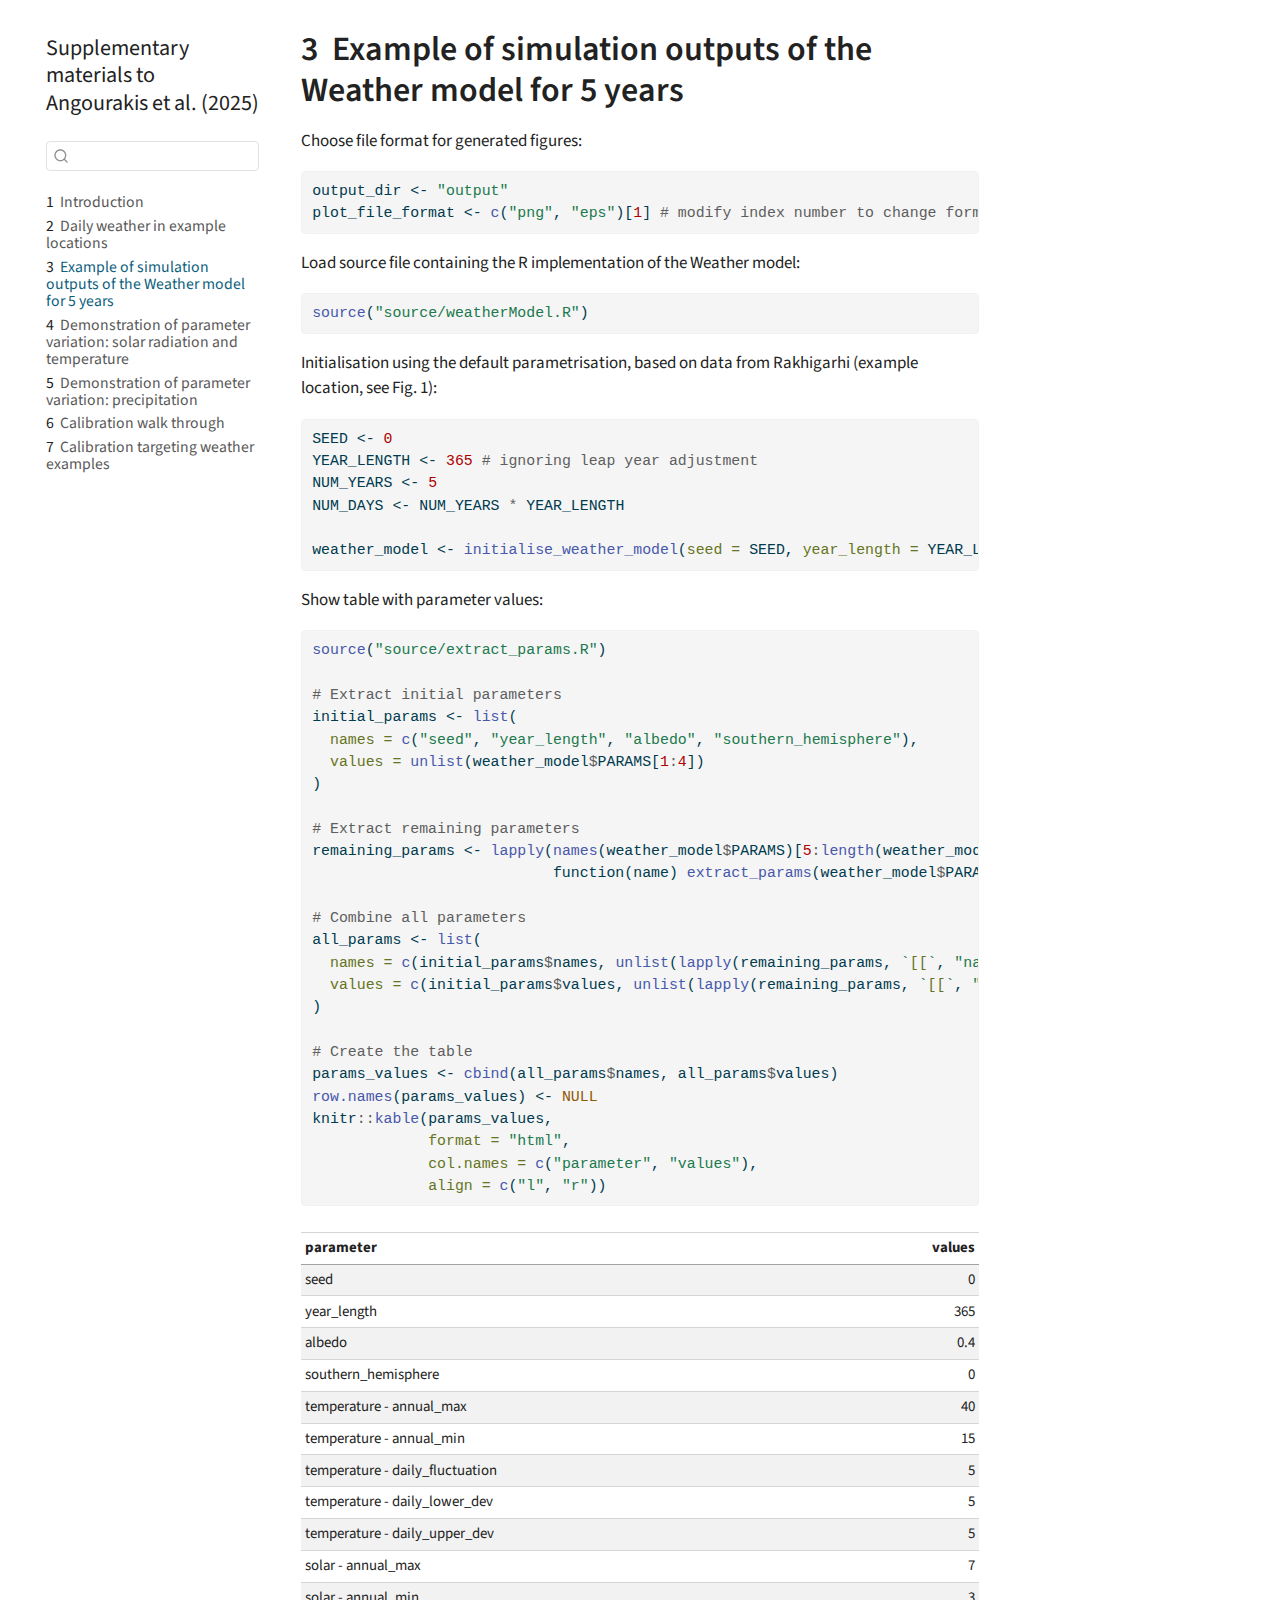
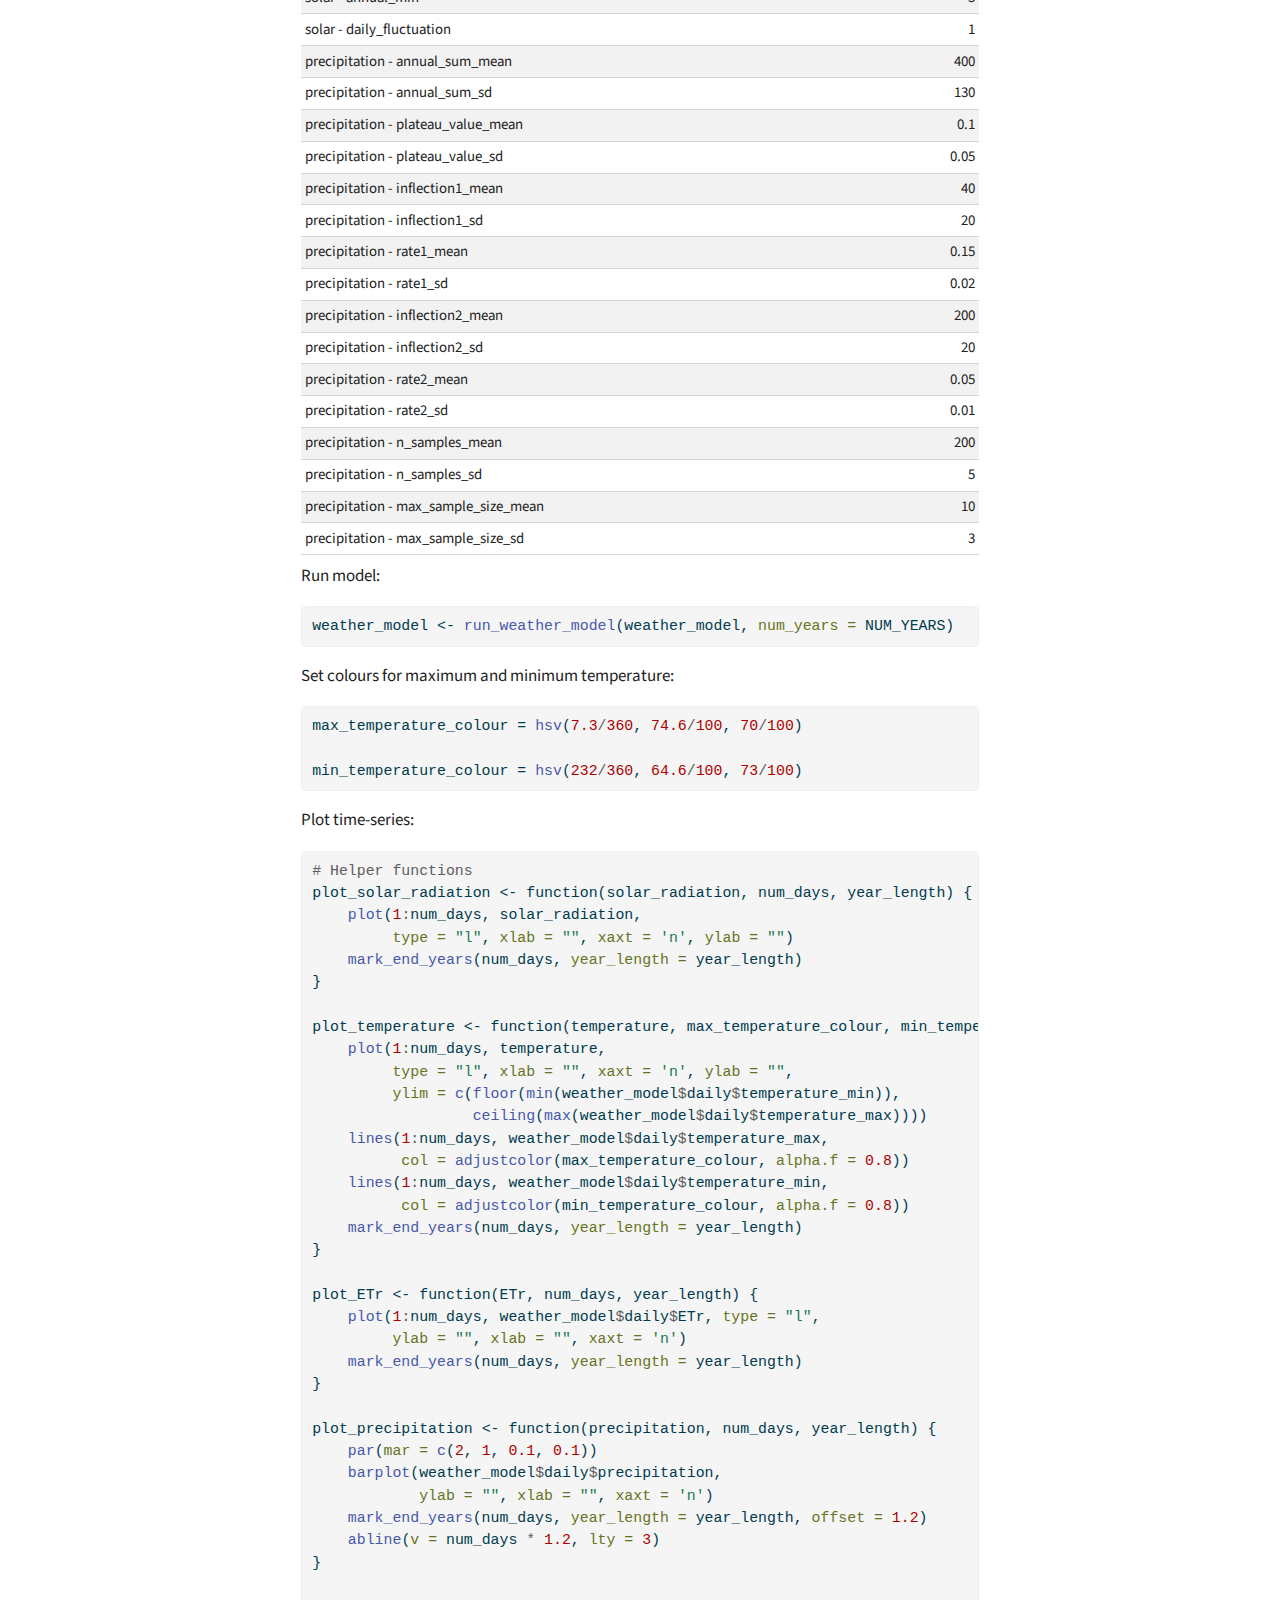
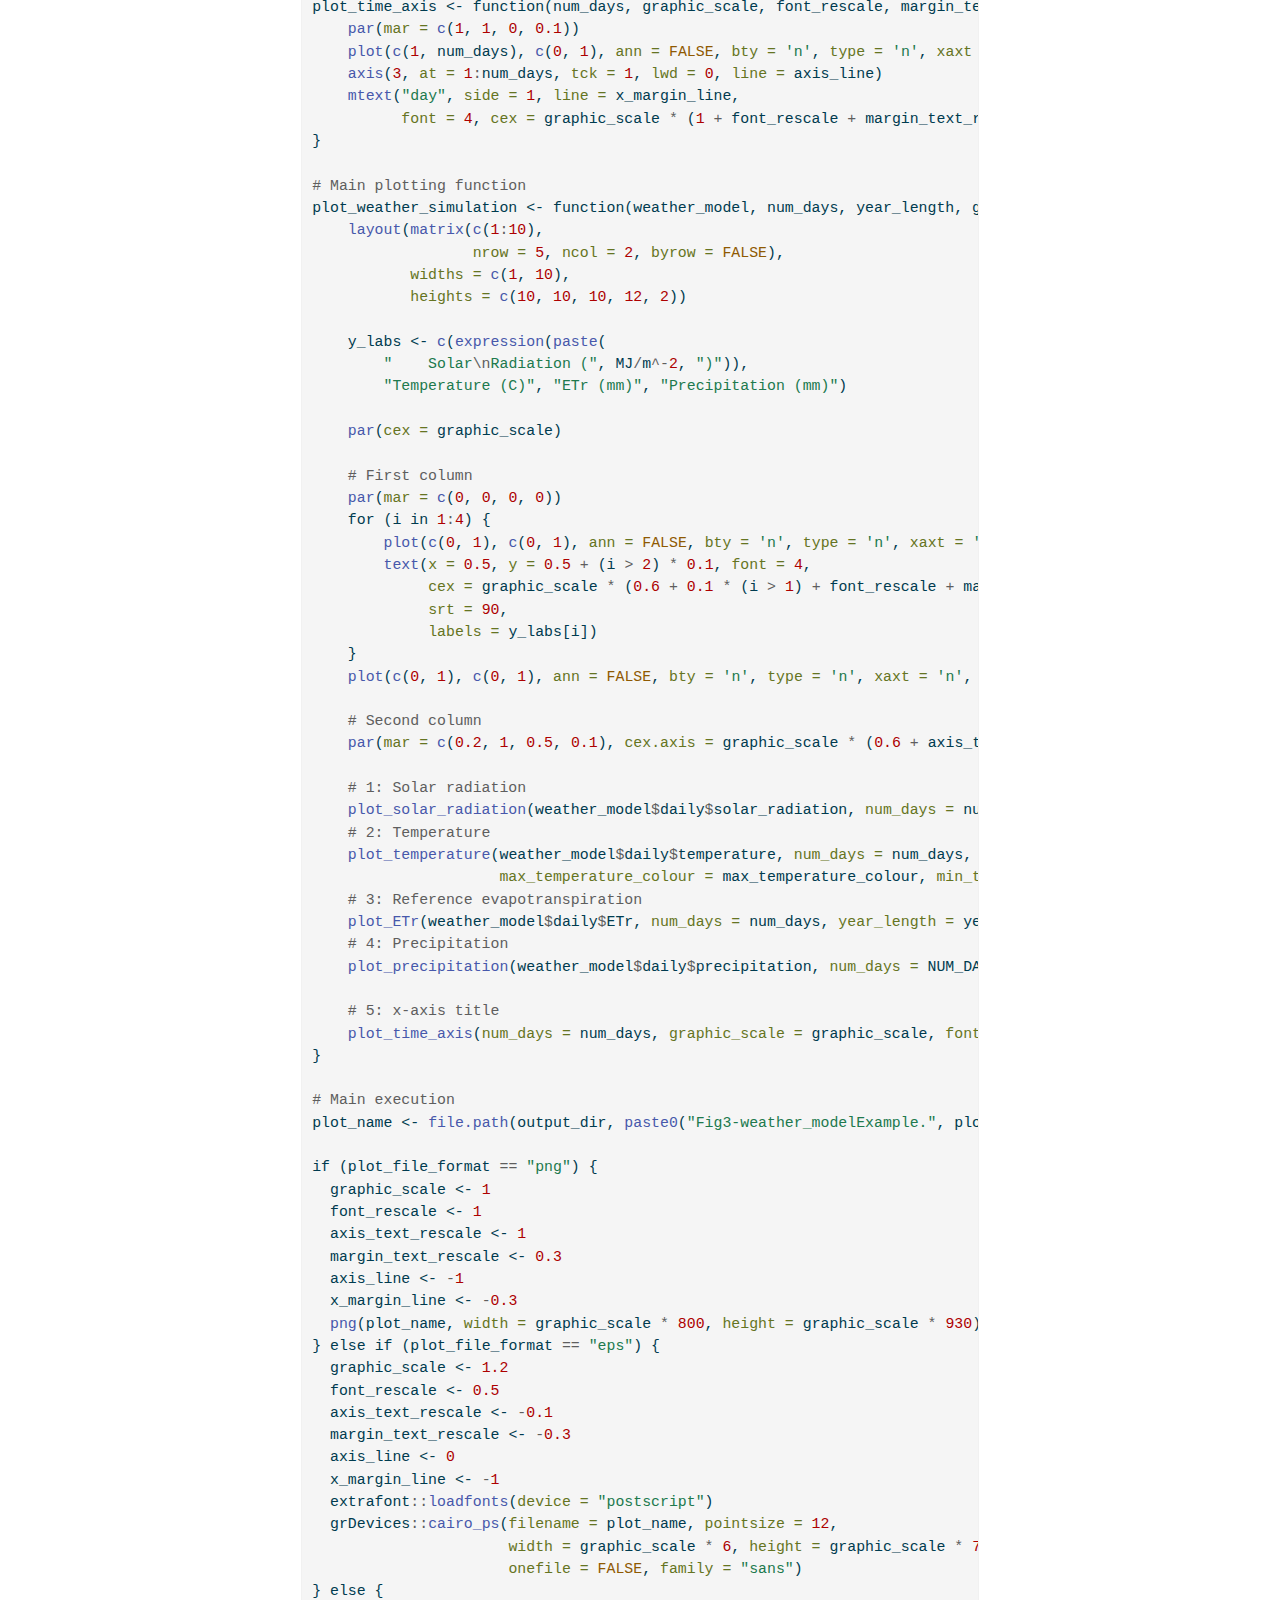
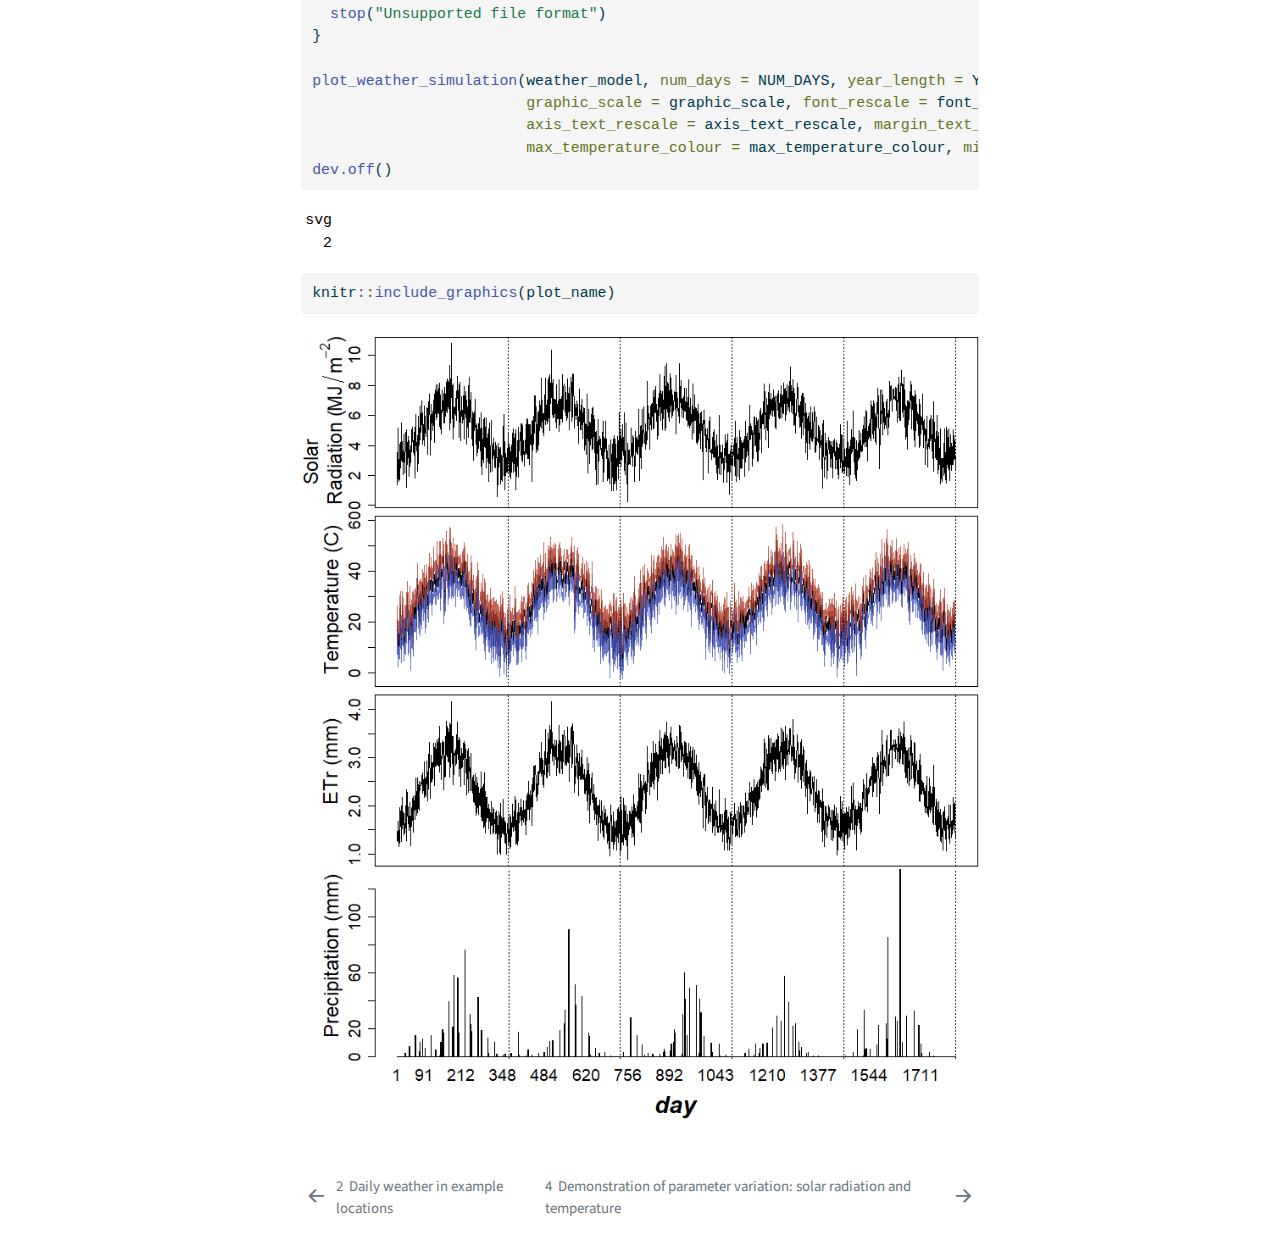
<file: full-model-example.html>
<!DOCTYPE html>
<html xmlns="http://www.w3.org/1999/xhtml" lang="en" xml:lang="en"><head>

<meta charset="utf-8">
<meta name="generator" content="quarto-1.4.550">

<meta name="viewport" content="width=device-width, initial-scale=1.0, user-scalable=yes">


<title>Supplementary materials to Angourakis et al.&nbsp;(2025) - 3&nbsp; Example of simulation outputs of the Weather model for 5 years</title>
<style>
code{white-space: pre-wrap;}
span.smallcaps{font-variant: small-caps;}
div.columns{display: flex; gap: min(4vw, 1.5em);}
div.column{flex: auto; overflow-x: auto;}
div.hanging-indent{margin-left: 1.5em; text-indent: -1.5em;}
ul.task-list{list-style: none;}
ul.task-list li input[type="checkbox"] {
  width: 0.8em;
  margin: 0 0.8em 0.2em -1em; /* quarto-specific, see https://github.com/quarto-dev/quarto-cli/issues/4556 */ 
  vertical-align: middle;
}
/* CSS for syntax highlighting */
pre > code.sourceCode { white-space: pre; position: relative; }
pre > code.sourceCode > span { line-height: 1.25; }
pre > code.sourceCode > span:empty { height: 1.2em; }
.sourceCode { overflow: visible; }
code.sourceCode > span { color: inherit; text-decoration: inherit; }
div.sourceCode { margin: 1em 0; }
pre.sourceCode { margin: 0; }
@media screen {
div.sourceCode { overflow: auto; }
}
@media print {
pre > code.sourceCode { white-space: pre-wrap; }
pre > code.sourceCode > span { text-indent: -5em; padding-left: 5em; }
}
pre.numberSource code
  { counter-reset: source-line 0; }
pre.numberSource code > span
  { position: relative; left: -4em; counter-increment: source-line; }
pre.numberSource code > span > a:first-child::before
  { content: counter(source-line);
    position: relative; left: -1em; text-align: right; vertical-align: baseline;
    border: none; display: inline-block;
    -webkit-touch-callout: none; -webkit-user-select: none;
    -khtml-user-select: none; -moz-user-select: none;
    -ms-user-select: none; user-select: none;
    padding: 0 4px; width: 4em;
  }
pre.numberSource { margin-left: 3em;  padding-left: 4px; }
div.sourceCode
  {   }
@media screen {
pre > code.sourceCode > span > a:first-child::before { text-decoration: underline; }
}
</style>


<script src="site_libs/quarto-nav/quarto-nav.js"></script>
<script src="site_libs/quarto-nav/headroom.min.js"></script>
<script src="site_libs/clipboard/clipboard.min.js"></script>
<script src="site_libs/quarto-search/autocomplete.umd.js"></script>
<script src="site_libs/quarto-search/fuse.min.js"></script>
<script src="site_libs/quarto-search/quarto-search.js"></script>
<meta name="quarto:offset" content="./">
<link href="./annual-sinusoid-curve-parameters.html" rel="next">
<link href="./weather-examples.html" rel="prev">
<script src="site_libs/quarto-html/quarto.js"></script>
<script src="site_libs/quarto-html/popper.min.js"></script>
<script src="site_libs/quarto-html/tippy.umd.min.js"></script>
<script src="site_libs/quarto-html/anchor.min.js"></script>
<link href="site_libs/quarto-html/tippy.css" rel="stylesheet">
<link href="site_libs/quarto-html/quarto-syntax-highlighting.css" rel="stylesheet" id="quarto-text-highlighting-styles">
<script src="site_libs/bootstrap/bootstrap.min.js"></script>
<link href="site_libs/bootstrap/bootstrap-icons.css" rel="stylesheet">
<link href="site_libs/bootstrap/bootstrap.min.css" rel="stylesheet" id="quarto-bootstrap" data-mode="light">
<script id="quarto-search-options" type="application/json">{
  "location": "sidebar",
  "copy-button": false,
  "collapse-after": 3,
  "panel-placement": "start",
  "type": "textbox",
  "limit": 50,
  "keyboard-shortcut": [
    "f",
    "/",
    "s"
  ],
  "show-item-context": false,
  "language": {
    "search-no-results-text": "No results",
    "search-matching-documents-text": "matching documents",
    "search-copy-link-title": "Copy link to search",
    "search-hide-matches-text": "Hide additional matches",
    "search-more-match-text": "more match in this document",
    "search-more-matches-text": "more matches in this document",
    "search-clear-button-title": "Clear",
    "search-text-placeholder": "",
    "search-detached-cancel-button-title": "Cancel",
    "search-submit-button-title": "Submit",
    "search-label": "Search"
  }
}</script>


</head>

<body class="nav-sidebar floating">

<div id="quarto-search-results"></div>
  <header id="quarto-header" class="headroom fixed-top">
  <nav class="quarto-secondary-nav">
    <div class="container-fluid d-flex">
      <button type="button" class="quarto-btn-toggle btn" data-bs-toggle="collapse" data-bs-target=".quarto-sidebar-collapse-item" aria-controls="quarto-sidebar" aria-expanded="false" aria-label="Toggle sidebar navigation" onclick="if (window.quartoToggleHeadroom) { window.quartoToggleHeadroom(); }">
        <i class="bi bi-layout-text-sidebar-reverse"></i>
      </button>
        <nav class="quarto-page-breadcrumbs" aria-label="breadcrumb"><ol class="breadcrumb"><li class="breadcrumb-item"><a href="./full-model-example.html"><span class="chapter-number">3</span>&nbsp; <span class="chapter-title">Example of simulation outputs of the Weather model for 5 years</span></a></li></ol></nav>
        <a class="flex-grow-1" role="button" data-bs-toggle="collapse" data-bs-target=".quarto-sidebar-collapse-item" aria-controls="quarto-sidebar" aria-expanded="false" aria-label="Toggle sidebar navigation" onclick="if (window.quartoToggleHeadroom) { window.quartoToggleHeadroom(); }">      
        </a>
      <button type="button" class="btn quarto-search-button" aria-label="" onclick="window.quartoOpenSearch();">
        <i class="bi bi-search"></i>
      </button>
    </div>
  </nav>
</header>
<!-- content -->
<div id="quarto-content" class="quarto-container page-columns page-rows-contents page-layout-article">
<!-- sidebar -->
  <nav id="quarto-sidebar" class="sidebar collapse collapse-horizontal quarto-sidebar-collapse-item sidebar-navigation floating overflow-auto">
    <div class="pt-lg-2 mt-2 text-left sidebar-header">
    <div class="sidebar-title mb-0 py-0">
      <a href="./">Supplementary materials to Angourakis et al.&nbsp;(2025)</a> 
    </div>
      </div>
        <div class="mt-2 flex-shrink-0 align-items-center">
        <div class="sidebar-search">
        <div id="quarto-search" class="" title="Search"></div>
        </div>
        </div>
    <div class="sidebar-menu-container"> 
    <ul class="list-unstyled mt-1">
        <li class="sidebar-item">
  <div class="sidebar-item-container"> 
  <a href="./index.html" class="sidebar-item-text sidebar-link">
 <span class="menu-text"><span class="chapter-number">1</span>&nbsp; <span class="chapter-title">Introduction</span></span></a>
  </div>
</li>
        <li class="sidebar-item">
  <div class="sidebar-item-container"> 
  <a href="./weather-examples.html" class="sidebar-item-text sidebar-link">
 <span class="menu-text"><span class="chapter-number">2</span>&nbsp; <span class="chapter-title">Daily weather in example locations</span></span></a>
  </div>
</li>
        <li class="sidebar-item">
  <div class="sidebar-item-container"> 
  <a href="./full-model-example.html" class="sidebar-item-text sidebar-link active">
 <span class="menu-text"><span class="chapter-number">3</span>&nbsp; <span class="chapter-title">Example of simulation outputs of the Weather model for 5 years</span></span></a>
  </div>
</li>
        <li class="sidebar-item">
  <div class="sidebar-item-container"> 
  <a href="./annual-sinusoid-curve-parameters.html" class="sidebar-item-text sidebar-link">
 <span class="menu-text"><span class="chapter-number">4</span>&nbsp; <span class="chapter-title">Demonstration of parameter variation: solar radiation and temperature</span></span></a>
  </div>
</li>
        <li class="sidebar-item">
  <div class="sidebar-item-container"> 
  <a href="./precipitation-parameters.html" class="sidebar-item-text sidebar-link">
 <span class="menu-text"><span class="chapter-number">5</span>&nbsp; <span class="chapter-title">Demonstration of parameter variation: precipitation</span></span></a>
  </div>
</li>
        <li class="sidebar-item">
  <div class="sidebar-item-container"> 
  <a href="./walkthrough-attempts.html" class="sidebar-item-text sidebar-link">
 <span class="menu-text"><span class="chapter-number">6</span>&nbsp; <span class="chapter-title">Calibration walk through</span></span></a>
  </div>
</li>
        <li class="sidebar-item">
  <div class="sidebar-item-container"> 
  <a href="./best-shot.html" class="sidebar-item-text sidebar-link">
 <span class="menu-text"><span class="chapter-number">7</span>&nbsp; <span class="chapter-title">Calibration targeting weather examples</span></span></a>
  </div>
</li>
    </ul>
    </div>
</nav>
<div id="quarto-sidebar-glass" class="quarto-sidebar-collapse-item" data-bs-toggle="collapse" data-bs-target=".quarto-sidebar-collapse-item"></div>
<!-- margin-sidebar -->
    <div id="quarto-margin-sidebar" class="sidebar margin-sidebar">
        
    </div>
<!-- main -->
<main class="content" id="quarto-document-content">

<header id="title-block-header" class="quarto-title-block default">
<div class="quarto-title">
<h1 class="title"><span class="chapter-number">3</span>&nbsp; <span class="chapter-title">Example of simulation outputs of the Weather model for 5 years</span></h1>
</div>



<div class="quarto-title-meta">

    
  
    
  </div>
  


</header>


<p>Choose file format for generated figures:</p>
<div class="cell">
<div class="sourceCode cell-code" id="cb1"><pre class="sourceCode r code-with-copy"><code class="sourceCode r"><span id="cb1-1"><a href="#cb1-1" aria-hidden="true" tabindex="-1"></a>output_dir <span class="ot">&lt;-</span> <span class="st">"output"</span></span>
<span id="cb1-2"><a href="#cb1-2" aria-hidden="true" tabindex="-1"></a>plot_file_format <span class="ot">&lt;-</span> <span class="fu">c</span>(<span class="st">"png"</span>, <span class="st">"eps"</span>)[<span class="dv">1</span>] <span class="co"># modify index number to change format</span></span></code><button title="Copy to Clipboard" class="code-copy-button"><i class="bi"></i></button></pre></div>
</div>
<p>Load source file containing the R implementation of the Weather model:</p>
<div class="cell">
<div class="sourceCode cell-code" id="cb2"><pre class="sourceCode r code-with-copy"><code class="sourceCode r"><span id="cb2-1"><a href="#cb2-1" aria-hidden="true" tabindex="-1"></a><span class="fu">source</span>(<span class="st">"source/weatherModel.R"</span>)</span></code><button title="Copy to Clipboard" class="code-copy-button"><i class="bi"></i></button></pre></div>
</div>
<p>Initialisation using the default parametrisation, based on data from Rakhigarhi (example location, see Fig. 1):</p>
<div class="cell">
<div class="sourceCode cell-code" id="cb3"><pre class="sourceCode r code-with-copy"><code class="sourceCode r"><span id="cb3-1"><a href="#cb3-1" aria-hidden="true" tabindex="-1"></a>SEED <span class="ot">&lt;-</span> <span class="dv">0</span></span>
<span id="cb3-2"><a href="#cb3-2" aria-hidden="true" tabindex="-1"></a>YEAR_LENGTH <span class="ot">&lt;-</span> <span class="dv">365</span> <span class="co"># ignoring leap year adjustment</span></span>
<span id="cb3-3"><a href="#cb3-3" aria-hidden="true" tabindex="-1"></a>NUM_YEARS <span class="ot">&lt;-</span> <span class="dv">5</span></span>
<span id="cb3-4"><a href="#cb3-4" aria-hidden="true" tabindex="-1"></a>NUM_DAYS <span class="ot">&lt;-</span> NUM_YEARS <span class="sc">*</span> YEAR_LENGTH</span>
<span id="cb3-5"><a href="#cb3-5" aria-hidden="true" tabindex="-1"></a></span>
<span id="cb3-6"><a href="#cb3-6" aria-hidden="true" tabindex="-1"></a>weather_model <span class="ot">&lt;-</span> <span class="fu">initialise_weather_model</span>(<span class="at">seed =</span> SEED, <span class="at">year_length =</span> YEAR_LENGTH)</span></code><button title="Copy to Clipboard" class="code-copy-button"><i class="bi"></i></button></pre></div>
</div>
<p>Show table with parameter values:</p>
<div class="cell">
<div class="sourceCode cell-code" id="cb4"><pre class="sourceCode r code-with-copy"><code class="sourceCode r"><span id="cb4-1"><a href="#cb4-1" aria-hidden="true" tabindex="-1"></a><span class="fu">source</span>(<span class="st">"source/extract_params.R"</span>)</span>
<span id="cb4-2"><a href="#cb4-2" aria-hidden="true" tabindex="-1"></a></span>
<span id="cb4-3"><a href="#cb4-3" aria-hidden="true" tabindex="-1"></a><span class="co"># Extract initial parameters</span></span>
<span id="cb4-4"><a href="#cb4-4" aria-hidden="true" tabindex="-1"></a>initial_params <span class="ot">&lt;-</span> <span class="fu">list</span>(</span>
<span id="cb4-5"><a href="#cb4-5" aria-hidden="true" tabindex="-1"></a>  <span class="at">names =</span> <span class="fu">c</span>(<span class="st">"seed"</span>, <span class="st">"year_length"</span>, <span class="st">"albedo"</span>, <span class="st">"southern_hemisphere"</span>),</span>
<span id="cb4-6"><a href="#cb4-6" aria-hidden="true" tabindex="-1"></a>  <span class="at">values =</span> <span class="fu">unlist</span>(weather_model<span class="sc">$</span>PARAMS[<span class="dv">1</span><span class="sc">:</span><span class="dv">4</span>])</span>
<span id="cb4-7"><a href="#cb4-7" aria-hidden="true" tabindex="-1"></a>)</span>
<span id="cb4-8"><a href="#cb4-8" aria-hidden="true" tabindex="-1"></a></span>
<span id="cb4-9"><a href="#cb4-9" aria-hidden="true" tabindex="-1"></a><span class="co"># Extract remaining parameters</span></span>
<span id="cb4-10"><a href="#cb4-10" aria-hidden="true" tabindex="-1"></a>remaining_params <span class="ot">&lt;-</span> <span class="fu">lapply</span>(<span class="fu">names</span>(weather_model<span class="sc">$</span>PARAMS)[<span class="dv">5</span><span class="sc">:</span><span class="fu">length</span>(weather_model<span class="sc">$</span>PARAMS)], </span>
<span id="cb4-11"><a href="#cb4-11" aria-hidden="true" tabindex="-1"></a>                           <span class="cf">function</span>(name) <span class="fu">extract_params</span>(weather_model<span class="sc">$</span>PARAMS[[name]], name))</span>
<span id="cb4-12"><a href="#cb4-12" aria-hidden="true" tabindex="-1"></a></span>
<span id="cb4-13"><a href="#cb4-13" aria-hidden="true" tabindex="-1"></a><span class="co"># Combine all parameters</span></span>
<span id="cb4-14"><a href="#cb4-14" aria-hidden="true" tabindex="-1"></a>all_params <span class="ot">&lt;-</span> <span class="fu">list</span>(</span>
<span id="cb4-15"><a href="#cb4-15" aria-hidden="true" tabindex="-1"></a>  <span class="at">names =</span> <span class="fu">c</span>(initial_params<span class="sc">$</span>names, <span class="fu">unlist</span>(<span class="fu">lapply</span>(remaining_params, <span class="st">`</span><span class="at">[[</span><span class="st">`</span>, <span class="st">"names"</span>))),</span>
<span id="cb4-16"><a href="#cb4-16" aria-hidden="true" tabindex="-1"></a>  <span class="at">values =</span> <span class="fu">c</span>(initial_params<span class="sc">$</span>values, <span class="fu">unlist</span>(<span class="fu">lapply</span>(remaining_params, <span class="st">`</span><span class="at">[[</span><span class="st">`</span>, <span class="st">"values"</span>)))</span>
<span id="cb4-17"><a href="#cb4-17" aria-hidden="true" tabindex="-1"></a>)</span>
<span id="cb4-18"><a href="#cb4-18" aria-hidden="true" tabindex="-1"></a></span>
<span id="cb4-19"><a href="#cb4-19" aria-hidden="true" tabindex="-1"></a><span class="co"># Create the table</span></span>
<span id="cb4-20"><a href="#cb4-20" aria-hidden="true" tabindex="-1"></a>params_values <span class="ot">&lt;-</span> <span class="fu">cbind</span>(all_params<span class="sc">$</span>names, all_params<span class="sc">$</span>values)</span>
<span id="cb4-21"><a href="#cb4-21" aria-hidden="true" tabindex="-1"></a><span class="fu">row.names</span>(params_values) <span class="ot">&lt;-</span> <span class="cn">NULL</span></span>
<span id="cb4-22"><a href="#cb4-22" aria-hidden="true" tabindex="-1"></a>knitr<span class="sc">::</span><span class="fu">kable</span>(params_values, </span>
<span id="cb4-23"><a href="#cb4-23" aria-hidden="true" tabindex="-1"></a>             <span class="at">format =</span> <span class="st">"html"</span>,</span>
<span id="cb4-24"><a href="#cb4-24" aria-hidden="true" tabindex="-1"></a>             <span class="at">col.names =</span> <span class="fu">c</span>(<span class="st">"parameter"</span>, <span class="st">"values"</span>),</span>
<span id="cb4-25"><a href="#cb4-25" aria-hidden="true" tabindex="-1"></a>             <span class="at">align =</span> <span class="fu">c</span>(<span class="st">"l"</span>, <span class="st">"r"</span>))</span></code><button title="Copy to Clipboard" class="code-copy-button"><i class="bi"></i></button></pre></div>
<div class="cell-output-display">
<div>
<table data-quarto-postprocess="true" class="table table-sm table-striped small">
<thead>
<tr class="header">
<th style="text-align: left;" data-quarto-table-cell-role="th">parameter</th>
<th style="text-align: right;" data-quarto-table-cell-role="th">values</th>
</tr>
</thead>
<tbody>
<tr class="odd">
<td style="text-align: left;">seed</td>
<td style="text-align: right;">0</td>
</tr>
<tr class="even">
<td style="text-align: left;">year_length</td>
<td style="text-align: right;">365</td>
</tr>
<tr class="odd">
<td style="text-align: left;">albedo</td>
<td style="text-align: right;">0.4</td>
</tr>
<tr class="even">
<td style="text-align: left;">southern_hemisphere</td>
<td style="text-align: right;">0</td>
</tr>
<tr class="odd">
<td style="text-align: left;">temperature - annual_max</td>
<td style="text-align: right;">40</td>
</tr>
<tr class="even">
<td style="text-align: left;">temperature - annual_min</td>
<td style="text-align: right;">15</td>
</tr>
<tr class="odd">
<td style="text-align: left;">temperature - daily_fluctuation</td>
<td style="text-align: right;">5</td>
</tr>
<tr class="even">
<td style="text-align: left;">temperature - daily_lower_dev</td>
<td style="text-align: right;">5</td>
</tr>
<tr class="odd">
<td style="text-align: left;">temperature - daily_upper_dev</td>
<td style="text-align: right;">5</td>
</tr>
<tr class="even">
<td style="text-align: left;">solar - annual_max</td>
<td style="text-align: right;">7</td>
</tr>
<tr class="odd">
<td style="text-align: left;">solar - annual_min</td>
<td style="text-align: right;">3</td>
</tr>
<tr class="even">
<td style="text-align: left;">solar - daily_fluctuation</td>
<td style="text-align: right;">1</td>
</tr>
<tr class="odd">
<td style="text-align: left;">precipitation - annual_sum_mean</td>
<td style="text-align: right;">400</td>
</tr>
<tr class="even">
<td style="text-align: left;">precipitation - annual_sum_sd</td>
<td style="text-align: right;">130</td>
</tr>
<tr class="odd">
<td style="text-align: left;">precipitation - plateau_value_mean</td>
<td style="text-align: right;">0.1</td>
</tr>
<tr class="even">
<td style="text-align: left;">precipitation - plateau_value_sd</td>
<td style="text-align: right;">0.05</td>
</tr>
<tr class="odd">
<td style="text-align: left;">precipitation - inflection1_mean</td>
<td style="text-align: right;">40</td>
</tr>
<tr class="even">
<td style="text-align: left;">precipitation - inflection1_sd</td>
<td style="text-align: right;">20</td>
</tr>
<tr class="odd">
<td style="text-align: left;">precipitation - rate1_mean</td>
<td style="text-align: right;">0.15</td>
</tr>
<tr class="even">
<td style="text-align: left;">precipitation - rate1_sd</td>
<td style="text-align: right;">0.02</td>
</tr>
<tr class="odd">
<td style="text-align: left;">precipitation - inflection2_mean</td>
<td style="text-align: right;">200</td>
</tr>
<tr class="even">
<td style="text-align: left;">precipitation - inflection2_sd</td>
<td style="text-align: right;">20</td>
</tr>
<tr class="odd">
<td style="text-align: left;">precipitation - rate2_mean</td>
<td style="text-align: right;">0.05</td>
</tr>
<tr class="even">
<td style="text-align: left;">precipitation - rate2_sd</td>
<td style="text-align: right;">0.01</td>
</tr>
<tr class="odd">
<td style="text-align: left;">precipitation - n_samples_mean</td>
<td style="text-align: right;">200</td>
</tr>
<tr class="even">
<td style="text-align: left;">precipitation - n_samples_sd</td>
<td style="text-align: right;">5</td>
</tr>
<tr class="odd">
<td style="text-align: left;">precipitation - max_sample_size_mean</td>
<td style="text-align: right;">10</td>
</tr>
<tr class="even">
<td style="text-align: left;">precipitation - max_sample_size_sd</td>
<td style="text-align: right;">3</td>
</tr>
</tbody>
</table>


</div>
</div>
</div>
<p>Run model:</p>
<div class="cell">
<div class="sourceCode cell-code" id="cb5"><pre class="sourceCode r code-with-copy"><code class="sourceCode r"><span id="cb5-1"><a href="#cb5-1" aria-hidden="true" tabindex="-1"></a>weather_model <span class="ot">&lt;-</span> <span class="fu">run_weather_model</span>(weather_model, <span class="at">num_years =</span> NUM_YEARS)</span></code><button title="Copy to Clipboard" class="code-copy-button"><i class="bi"></i></button></pre></div>
</div>
<p>Set colours for maximum and minimum temperature:</p>
<div class="cell">
<div class="sourceCode cell-code" id="cb6"><pre class="sourceCode r code-with-copy"><code class="sourceCode r"><span id="cb6-1"><a href="#cb6-1" aria-hidden="true" tabindex="-1"></a>max_temperature_colour <span class="ot">=</span> <span class="fu">hsv</span>(<span class="fl">7.3</span><span class="sc">/</span><span class="dv">360</span>, <span class="fl">74.6</span><span class="sc">/</span><span class="dv">100</span>, <span class="dv">70</span><span class="sc">/</span><span class="dv">100</span>)</span>
<span id="cb6-2"><a href="#cb6-2" aria-hidden="true" tabindex="-1"></a></span>
<span id="cb6-3"><a href="#cb6-3" aria-hidden="true" tabindex="-1"></a>min_temperature_colour <span class="ot">=</span> <span class="fu">hsv</span>(<span class="dv">232</span><span class="sc">/</span><span class="dv">360</span>, <span class="fl">64.6</span><span class="sc">/</span><span class="dv">100</span>, <span class="dv">73</span><span class="sc">/</span><span class="dv">100</span>)</span></code><button title="Copy to Clipboard" class="code-copy-button"><i class="bi"></i></button></pre></div>
</div>
<p>Plot time-series:</p>
<div class="cell">
<div class="sourceCode cell-code" id="cb7"><pre class="sourceCode r code-with-copy"><code class="sourceCode r"><span id="cb7-1"><a href="#cb7-1" aria-hidden="true" tabindex="-1"></a><span class="co"># Helper functions</span></span>
<span id="cb7-2"><a href="#cb7-2" aria-hidden="true" tabindex="-1"></a>plot_solar_radiation <span class="ot">&lt;-</span> <span class="cf">function</span>(solar_radiation, num_days, year_length) {</span>
<span id="cb7-3"><a href="#cb7-3" aria-hidden="true" tabindex="-1"></a>    <span class="fu">plot</span>(<span class="dv">1</span><span class="sc">:</span>num_days, solar_radiation, </span>
<span id="cb7-4"><a href="#cb7-4" aria-hidden="true" tabindex="-1"></a>         <span class="at">type =</span> <span class="st">"l"</span>, <span class="at">xlab =</span> <span class="st">""</span>, <span class="at">xaxt =</span> <span class="st">'n'</span>, <span class="at">ylab =</span> <span class="st">""</span>)</span>
<span id="cb7-5"><a href="#cb7-5" aria-hidden="true" tabindex="-1"></a>    <span class="fu">mark_end_years</span>(num_days, <span class="at">year_length =</span> year_length)</span>
<span id="cb7-6"><a href="#cb7-6" aria-hidden="true" tabindex="-1"></a>}</span>
<span id="cb7-7"><a href="#cb7-7" aria-hidden="true" tabindex="-1"></a></span>
<span id="cb7-8"><a href="#cb7-8" aria-hidden="true" tabindex="-1"></a>plot_temperature <span class="ot">&lt;-</span> <span class="cf">function</span>(temperature, max_temperature_colour, min_temperature_colour, num_days, year_length) {</span>
<span id="cb7-9"><a href="#cb7-9" aria-hidden="true" tabindex="-1"></a>    <span class="fu">plot</span>(<span class="dv">1</span><span class="sc">:</span>num_days, temperature, </span>
<span id="cb7-10"><a href="#cb7-10" aria-hidden="true" tabindex="-1"></a>         <span class="at">type =</span> <span class="st">"l"</span>, <span class="at">xlab =</span> <span class="st">""</span>, <span class="at">xaxt =</span> <span class="st">'n'</span>, <span class="at">ylab =</span> <span class="st">""</span>,</span>
<span id="cb7-11"><a href="#cb7-11" aria-hidden="true" tabindex="-1"></a>         <span class="at">ylim =</span> <span class="fu">c</span>(<span class="fu">floor</span>(<span class="fu">min</span>(weather_model<span class="sc">$</span>daily<span class="sc">$</span>temperature_min)), </span>
<span id="cb7-12"><a href="#cb7-12" aria-hidden="true" tabindex="-1"></a>                  <span class="fu">ceiling</span>(<span class="fu">max</span>(weather_model<span class="sc">$</span>daily<span class="sc">$</span>temperature_max))))</span>
<span id="cb7-13"><a href="#cb7-13" aria-hidden="true" tabindex="-1"></a>    <span class="fu">lines</span>(<span class="dv">1</span><span class="sc">:</span>num_days, weather_model<span class="sc">$</span>daily<span class="sc">$</span>temperature_max, </span>
<span id="cb7-14"><a href="#cb7-14" aria-hidden="true" tabindex="-1"></a>          <span class="at">col =</span> <span class="fu">adjustcolor</span>(max_temperature_colour, <span class="at">alpha.f =</span> <span class="fl">0.8</span>))</span>
<span id="cb7-15"><a href="#cb7-15" aria-hidden="true" tabindex="-1"></a>    <span class="fu">lines</span>(<span class="dv">1</span><span class="sc">:</span>num_days, weather_model<span class="sc">$</span>daily<span class="sc">$</span>temperature_min, </span>
<span id="cb7-16"><a href="#cb7-16" aria-hidden="true" tabindex="-1"></a>          <span class="at">col =</span> <span class="fu">adjustcolor</span>(min_temperature_colour, <span class="at">alpha.f =</span> <span class="fl">0.8</span>))</span>
<span id="cb7-17"><a href="#cb7-17" aria-hidden="true" tabindex="-1"></a>    <span class="fu">mark_end_years</span>(num_days, <span class="at">year_length =</span> year_length)</span>
<span id="cb7-18"><a href="#cb7-18" aria-hidden="true" tabindex="-1"></a>}</span>
<span id="cb7-19"><a href="#cb7-19" aria-hidden="true" tabindex="-1"></a></span>
<span id="cb7-20"><a href="#cb7-20" aria-hidden="true" tabindex="-1"></a>plot_ETr <span class="ot">&lt;-</span> <span class="cf">function</span>(ETr, num_days, year_length) {</span>
<span id="cb7-21"><a href="#cb7-21" aria-hidden="true" tabindex="-1"></a>    <span class="fu">plot</span>(<span class="dv">1</span><span class="sc">:</span>num_days, weather_model<span class="sc">$</span>daily<span class="sc">$</span>ETr, <span class="at">type =</span> <span class="st">"l"</span>,</span>
<span id="cb7-22"><a href="#cb7-22" aria-hidden="true" tabindex="-1"></a>         <span class="at">ylab =</span> <span class="st">""</span>, <span class="at">xlab =</span> <span class="st">""</span>, <span class="at">xaxt =</span> <span class="st">'n'</span>)</span>
<span id="cb7-23"><a href="#cb7-23" aria-hidden="true" tabindex="-1"></a>    <span class="fu">mark_end_years</span>(num_days, <span class="at">year_length =</span> year_length)</span>
<span id="cb7-24"><a href="#cb7-24" aria-hidden="true" tabindex="-1"></a>}</span>
<span id="cb7-25"><a href="#cb7-25" aria-hidden="true" tabindex="-1"></a></span>
<span id="cb7-26"><a href="#cb7-26" aria-hidden="true" tabindex="-1"></a>plot_precipitation <span class="ot">&lt;-</span> <span class="cf">function</span>(precipitation, num_days, year_length) {</span>
<span id="cb7-27"><a href="#cb7-27" aria-hidden="true" tabindex="-1"></a>    <span class="fu">par</span>(<span class="at">mar =</span> <span class="fu">c</span>(<span class="dv">2</span>, <span class="dv">1</span>, <span class="fl">0.1</span>, <span class="fl">0.1</span>))</span>
<span id="cb7-28"><a href="#cb7-28" aria-hidden="true" tabindex="-1"></a>    <span class="fu">barplot</span>(weather_model<span class="sc">$</span>daily<span class="sc">$</span>precipitation, </span>
<span id="cb7-29"><a href="#cb7-29" aria-hidden="true" tabindex="-1"></a>            <span class="at">ylab =</span> <span class="st">""</span>, <span class="at">xlab =</span> <span class="st">""</span>, <span class="at">xaxt =</span> <span class="st">'n'</span>)</span>
<span id="cb7-30"><a href="#cb7-30" aria-hidden="true" tabindex="-1"></a>    <span class="fu">mark_end_years</span>(num_days, <span class="at">year_length =</span> year_length, <span class="at">offset =</span> <span class="fl">1.2</span>)</span>
<span id="cb7-31"><a href="#cb7-31" aria-hidden="true" tabindex="-1"></a>    <span class="fu">abline</span>(<span class="at">v =</span> num_days <span class="sc">*</span> <span class="fl">1.2</span>, <span class="at">lty =</span> <span class="dv">3</span>)</span>
<span id="cb7-32"><a href="#cb7-32" aria-hidden="true" tabindex="-1"></a>}</span>
<span id="cb7-33"><a href="#cb7-33" aria-hidden="true" tabindex="-1"></a></span>
<span id="cb7-34"><a href="#cb7-34" aria-hidden="true" tabindex="-1"></a>plot_time_axis <span class="ot">&lt;-</span> <span class="cf">function</span>(num_days, graphic_scale, font_rescale, margin_text_rescale) {</span>
<span id="cb7-35"><a href="#cb7-35" aria-hidden="true" tabindex="-1"></a>    <span class="fu">par</span>(<span class="at">mar =</span> <span class="fu">c</span>(<span class="dv">1</span>, <span class="dv">1</span>, <span class="dv">0</span>, <span class="fl">0.1</span>))</span>
<span id="cb7-36"><a href="#cb7-36" aria-hidden="true" tabindex="-1"></a>    <span class="fu">plot</span>(<span class="fu">c</span>(<span class="dv">1</span>, num_days), <span class="fu">c</span>(<span class="dv">0</span>, <span class="dv">1</span>), <span class="at">ann =</span> <span class="cn">FALSE</span>, <span class="at">bty =</span> <span class="st">'n'</span>, <span class="at">type =</span> <span class="st">'n'</span>, <span class="at">xaxt =</span> <span class="st">'n'</span>, <span class="at">yaxt =</span> <span class="st">'n'</span>)</span>
<span id="cb7-37"><a href="#cb7-37" aria-hidden="true" tabindex="-1"></a>    <span class="fu">axis</span>(<span class="dv">3</span>, <span class="at">at =</span> <span class="dv">1</span><span class="sc">:</span>num_days, <span class="at">tck =</span> <span class="dv">1</span>, <span class="at">lwd =</span> <span class="dv">0</span>, <span class="at">line =</span> axis_line)</span>
<span id="cb7-38"><a href="#cb7-38" aria-hidden="true" tabindex="-1"></a>    <span class="fu">mtext</span>(<span class="st">"day"</span>, <span class="at">side =</span> <span class="dv">1</span>, <span class="at">line =</span> x_margin_line,</span>
<span id="cb7-39"><a href="#cb7-39" aria-hidden="true" tabindex="-1"></a>          <span class="at">font =</span> <span class="dv">4</span>, <span class="at">cex =</span> graphic_scale <span class="sc">*</span> (<span class="dv">1</span> <span class="sc">+</span> font_rescale <span class="sc">+</span> margin_text_rescale))</span>
<span id="cb7-40"><a href="#cb7-40" aria-hidden="true" tabindex="-1"></a>}</span>
<span id="cb7-41"><a href="#cb7-41" aria-hidden="true" tabindex="-1"></a></span>
<span id="cb7-42"><a href="#cb7-42" aria-hidden="true" tabindex="-1"></a><span class="co"># Main plotting function</span></span>
<span id="cb7-43"><a href="#cb7-43" aria-hidden="true" tabindex="-1"></a>plot_weather_simulation <span class="ot">&lt;-</span> <span class="cf">function</span>(weather_model, num_days, year_length, graphic_scale, font_rescale, axis_text_rescale, margin_text_rescale, max_temperature_colour, min_temperature_colour) {</span>
<span id="cb7-44"><a href="#cb7-44" aria-hidden="true" tabindex="-1"></a>    <span class="fu">layout</span>(<span class="fu">matrix</span>(<span class="fu">c</span>(<span class="dv">1</span><span class="sc">:</span><span class="dv">10</span>), </span>
<span id="cb7-45"><a href="#cb7-45" aria-hidden="true" tabindex="-1"></a>                  <span class="at">nrow =</span> <span class="dv">5</span>, <span class="at">ncol =</span> <span class="dv">2</span>, <span class="at">byrow =</span> <span class="cn">FALSE</span>), </span>
<span id="cb7-46"><a href="#cb7-46" aria-hidden="true" tabindex="-1"></a>           <span class="at">widths =</span> <span class="fu">c</span>(<span class="dv">1</span>, <span class="dv">10</span>),</span>
<span id="cb7-47"><a href="#cb7-47" aria-hidden="true" tabindex="-1"></a>           <span class="at">heights =</span> <span class="fu">c</span>(<span class="dv">10</span>, <span class="dv">10</span>, <span class="dv">10</span>, <span class="dv">12</span>, <span class="dv">2</span>))</span>
<span id="cb7-48"><a href="#cb7-48" aria-hidden="true" tabindex="-1"></a></span>
<span id="cb7-49"><a href="#cb7-49" aria-hidden="true" tabindex="-1"></a>    y_labs <span class="ot">&lt;-</span> <span class="fu">c</span>(<span class="fu">expression</span>(<span class="fu">paste</span>(</span>
<span id="cb7-50"><a href="#cb7-50" aria-hidden="true" tabindex="-1"></a>        <span class="st">"    Solar</span><span class="sc">\n</span><span class="st">Radiation ("</span>, MJ<span class="sc">/</span>m<span class="sc">^-</span><span class="dv">2</span>, <span class="st">")"</span>)), </span>
<span id="cb7-51"><a href="#cb7-51" aria-hidden="true" tabindex="-1"></a>        <span class="st">"Temperature (C)"</span>, <span class="st">"ETr (mm)"</span>, <span class="st">"Precipitation (mm)"</span>)</span>
<span id="cb7-52"><a href="#cb7-52" aria-hidden="true" tabindex="-1"></a></span>
<span id="cb7-53"><a href="#cb7-53" aria-hidden="true" tabindex="-1"></a>    <span class="fu">par</span>(<span class="at">cex =</span> graphic_scale)</span>
<span id="cb7-54"><a href="#cb7-54" aria-hidden="true" tabindex="-1"></a></span>
<span id="cb7-55"><a href="#cb7-55" aria-hidden="true" tabindex="-1"></a>    <span class="co"># First column</span></span>
<span id="cb7-56"><a href="#cb7-56" aria-hidden="true" tabindex="-1"></a>    <span class="fu">par</span>(<span class="at">mar =</span> <span class="fu">c</span>(<span class="dv">0</span>, <span class="dv">0</span>, <span class="dv">0</span>, <span class="dv">0</span>))</span>
<span id="cb7-57"><a href="#cb7-57" aria-hidden="true" tabindex="-1"></a>    <span class="cf">for</span> (i <span class="cf">in</span> <span class="dv">1</span><span class="sc">:</span><span class="dv">4</span>) {</span>
<span id="cb7-58"><a href="#cb7-58" aria-hidden="true" tabindex="-1"></a>        <span class="fu">plot</span>(<span class="fu">c</span>(<span class="dv">0</span>, <span class="dv">1</span>), <span class="fu">c</span>(<span class="dv">0</span>, <span class="dv">1</span>), <span class="at">ann =</span> <span class="cn">FALSE</span>, <span class="at">bty =</span> <span class="st">'n'</span>, <span class="at">type =</span> <span class="st">'n'</span>, <span class="at">xaxt =</span> <span class="st">'n'</span>, <span class="at">yaxt =</span> <span class="st">'n'</span>)</span>
<span id="cb7-59"><a href="#cb7-59" aria-hidden="true" tabindex="-1"></a>        <span class="fu">text</span>(<span class="at">x =</span> <span class="fl">0.5</span>, <span class="at">y =</span> <span class="fl">0.5</span> <span class="sc">+</span> (i <span class="sc">&gt;</span> <span class="dv">2</span>) <span class="sc">*</span> <span class="fl">0.1</span>, <span class="at">font =</span> <span class="dv">4</span>, </span>
<span id="cb7-60"><a href="#cb7-60" aria-hidden="true" tabindex="-1"></a>             <span class="at">cex =</span> graphic_scale <span class="sc">*</span> (<span class="fl">0.6</span> <span class="sc">+</span> <span class="fl">0.1</span> <span class="sc">*</span> (i <span class="sc">&gt;</span> <span class="dv">1</span>) <span class="sc">+</span> font_rescale <span class="sc">+</span> margin_text_rescale), </span>
<span id="cb7-61"><a href="#cb7-61" aria-hidden="true" tabindex="-1"></a>             <span class="at">srt =</span> <span class="dv">90</span>,</span>
<span id="cb7-62"><a href="#cb7-62" aria-hidden="true" tabindex="-1"></a>             <span class="at">labels =</span> y_labs[i])</span>
<span id="cb7-63"><a href="#cb7-63" aria-hidden="true" tabindex="-1"></a>    }</span>
<span id="cb7-64"><a href="#cb7-64" aria-hidden="true" tabindex="-1"></a>    <span class="fu">plot</span>(<span class="fu">c</span>(<span class="dv">0</span>, <span class="dv">1</span>), <span class="fu">c</span>(<span class="dv">0</span>, <span class="dv">1</span>), <span class="at">ann =</span> <span class="cn">FALSE</span>, <span class="at">bty =</span> <span class="st">'n'</span>, <span class="at">type =</span> <span class="st">'n'</span>, <span class="at">xaxt =</span> <span class="st">'n'</span>, <span class="at">yaxt =</span> <span class="st">'n'</span>)</span>
<span id="cb7-65"><a href="#cb7-65" aria-hidden="true" tabindex="-1"></a></span>
<span id="cb7-66"><a href="#cb7-66" aria-hidden="true" tabindex="-1"></a>    <span class="co"># Second column</span></span>
<span id="cb7-67"><a href="#cb7-67" aria-hidden="true" tabindex="-1"></a>    <span class="fu">par</span>(<span class="at">mar =</span> <span class="fu">c</span>(<span class="fl">0.2</span>, <span class="dv">1</span>, <span class="fl">0.5</span>, <span class="fl">0.1</span>), <span class="at">cex.axis =</span> graphic_scale <span class="sc">*</span> (<span class="fl">0.6</span> <span class="sc">+</span> axis_text_rescale))</span>
<span id="cb7-68"><a href="#cb7-68" aria-hidden="true" tabindex="-1"></a></span>
<span id="cb7-69"><a href="#cb7-69" aria-hidden="true" tabindex="-1"></a>    <span class="co"># 1: Solar radiation</span></span>
<span id="cb7-70"><a href="#cb7-70" aria-hidden="true" tabindex="-1"></a>    <span class="fu">plot_solar_radiation</span>(weather_model<span class="sc">$</span>daily<span class="sc">$</span>solar_radiation, <span class="at">num_days =</span> num_days, <span class="at">year_length =</span> year_length)</span>
<span id="cb7-71"><a href="#cb7-71" aria-hidden="true" tabindex="-1"></a>    <span class="co"># 2: Temperature</span></span>
<span id="cb7-72"><a href="#cb7-72" aria-hidden="true" tabindex="-1"></a>    <span class="fu">plot_temperature</span>(weather_model<span class="sc">$</span>daily<span class="sc">$</span>temperature, <span class="at">num_days =</span> num_days, <span class="at">year_length =</span> year_length, </span>
<span id="cb7-73"><a href="#cb7-73" aria-hidden="true" tabindex="-1"></a>                     <span class="at">max_temperature_colour =</span> max_temperature_colour, <span class="at">min_temperature_colour =</span> min_temperature_colour)</span>
<span id="cb7-74"><a href="#cb7-74" aria-hidden="true" tabindex="-1"></a>    <span class="co"># 3: Reference evapotranspiration</span></span>
<span id="cb7-75"><a href="#cb7-75" aria-hidden="true" tabindex="-1"></a>    <span class="fu">plot_ETr</span>(weather_model<span class="sc">$</span>daily<span class="sc">$</span>ETr, <span class="at">num_days =</span> num_days, <span class="at">year_length =</span> year_length)</span>
<span id="cb7-76"><a href="#cb7-76" aria-hidden="true" tabindex="-1"></a>    <span class="co"># 4: Precipitation</span></span>
<span id="cb7-77"><a href="#cb7-77" aria-hidden="true" tabindex="-1"></a>    <span class="fu">plot_precipitation</span>(weather_model<span class="sc">$</span>daily<span class="sc">$</span>precipitation, <span class="at">num_days =</span> NUM_DAYS, <span class="at">year_length =</span> year_length)</span>
<span id="cb7-78"><a href="#cb7-78" aria-hidden="true" tabindex="-1"></a>    </span>
<span id="cb7-79"><a href="#cb7-79" aria-hidden="true" tabindex="-1"></a>    <span class="co"># 5: x-axis title</span></span>
<span id="cb7-80"><a href="#cb7-80" aria-hidden="true" tabindex="-1"></a>    <span class="fu">plot_time_axis</span>(<span class="at">num_days =</span> num_days, <span class="at">graphic_scale =</span> graphic_scale, <span class="at">font_rescale =</span> font_rescale, <span class="at">margin_text_rescale =</span> margin_text_rescale)</span>
<span id="cb7-81"><a href="#cb7-81" aria-hidden="true" tabindex="-1"></a>}</span>
<span id="cb7-82"><a href="#cb7-82" aria-hidden="true" tabindex="-1"></a></span>
<span id="cb7-83"><a href="#cb7-83" aria-hidden="true" tabindex="-1"></a><span class="co"># Main execution</span></span>
<span id="cb7-84"><a href="#cb7-84" aria-hidden="true" tabindex="-1"></a>plot_name <span class="ot">&lt;-</span> <span class="fu">file.path</span>(output_dir, <span class="fu">paste0</span>(<span class="st">"Fig3-weather_modelExample."</span>, plot_file_format))</span>
<span id="cb7-85"><a href="#cb7-85" aria-hidden="true" tabindex="-1"></a>    </span>
<span id="cb7-86"><a href="#cb7-86" aria-hidden="true" tabindex="-1"></a><span class="cf">if</span> (plot_file_format <span class="sc">==</span> <span class="st">"png"</span>) {</span>
<span id="cb7-87"><a href="#cb7-87" aria-hidden="true" tabindex="-1"></a>  graphic_scale <span class="ot">&lt;-</span> <span class="dv">1</span></span>
<span id="cb7-88"><a href="#cb7-88" aria-hidden="true" tabindex="-1"></a>  font_rescale <span class="ot">&lt;-</span> <span class="dv">1</span></span>
<span id="cb7-89"><a href="#cb7-89" aria-hidden="true" tabindex="-1"></a>  axis_text_rescale <span class="ot">&lt;-</span> <span class="dv">1</span></span>
<span id="cb7-90"><a href="#cb7-90" aria-hidden="true" tabindex="-1"></a>  margin_text_rescale <span class="ot">&lt;-</span> <span class="fl">0.3</span></span>
<span id="cb7-91"><a href="#cb7-91" aria-hidden="true" tabindex="-1"></a>  axis_line <span class="ot">&lt;-</span> <span class="sc">-</span><span class="dv">1</span></span>
<span id="cb7-92"><a href="#cb7-92" aria-hidden="true" tabindex="-1"></a>  x_margin_line <span class="ot">&lt;-</span> <span class="sc">-</span><span class="fl">0.3</span></span>
<span id="cb7-93"><a href="#cb7-93" aria-hidden="true" tabindex="-1"></a>  <span class="fu">png</span>(plot_name, <span class="at">width =</span> graphic_scale <span class="sc">*</span> <span class="dv">800</span>, <span class="at">height =</span> graphic_scale <span class="sc">*</span> <span class="dv">930</span>)</span>
<span id="cb7-94"><a href="#cb7-94" aria-hidden="true" tabindex="-1"></a>} <span class="cf">else</span> <span class="cf">if</span> (plot_file_format <span class="sc">==</span> <span class="st">"eps"</span>) {</span>
<span id="cb7-95"><a href="#cb7-95" aria-hidden="true" tabindex="-1"></a>  graphic_scale <span class="ot">&lt;-</span> <span class="fl">1.2</span></span>
<span id="cb7-96"><a href="#cb7-96" aria-hidden="true" tabindex="-1"></a>  font_rescale <span class="ot">&lt;-</span> <span class="fl">0.5</span></span>
<span id="cb7-97"><a href="#cb7-97" aria-hidden="true" tabindex="-1"></a>  axis_text_rescale <span class="ot">&lt;-</span> <span class="sc">-</span><span class="fl">0.1</span></span>
<span id="cb7-98"><a href="#cb7-98" aria-hidden="true" tabindex="-1"></a>  margin_text_rescale <span class="ot">&lt;-</span> <span class="sc">-</span><span class="fl">0.3</span></span>
<span id="cb7-99"><a href="#cb7-99" aria-hidden="true" tabindex="-1"></a>  axis_line <span class="ot">&lt;-</span> <span class="dv">0</span></span>
<span id="cb7-100"><a href="#cb7-100" aria-hidden="true" tabindex="-1"></a>  x_margin_line <span class="ot">&lt;-</span> <span class="sc">-</span><span class="dv">1</span></span>
<span id="cb7-101"><a href="#cb7-101" aria-hidden="true" tabindex="-1"></a>  extrafont<span class="sc">::</span><span class="fu">loadfonts</span>(<span class="at">device =</span> <span class="st">"postscript"</span>)</span>
<span id="cb7-102"><a href="#cb7-102" aria-hidden="true" tabindex="-1"></a>  grDevices<span class="sc">::</span><span class="fu">cairo_ps</span>(<span class="at">filename =</span> plot_name, <span class="at">pointsize =</span> <span class="dv">12</span>,</span>
<span id="cb7-103"><a href="#cb7-103" aria-hidden="true" tabindex="-1"></a>                      <span class="at">width =</span> graphic_scale <span class="sc">*</span> <span class="dv">6</span>, <span class="at">height =</span> graphic_scale <span class="sc">*</span> <span class="dv">7</span>,</span>
<span id="cb7-104"><a href="#cb7-104" aria-hidden="true" tabindex="-1"></a>                      <span class="at">onefile =</span> <span class="cn">FALSE</span>, <span class="at">family =</span> <span class="st">"sans"</span>)</span>
<span id="cb7-105"><a href="#cb7-105" aria-hidden="true" tabindex="-1"></a>} <span class="cf">else</span> {</span>
<span id="cb7-106"><a href="#cb7-106" aria-hidden="true" tabindex="-1"></a>  <span class="fu">stop</span>(<span class="st">"Unsupported file format"</span>)</span>
<span id="cb7-107"><a href="#cb7-107" aria-hidden="true" tabindex="-1"></a>}</span>
<span id="cb7-108"><a href="#cb7-108" aria-hidden="true" tabindex="-1"></a></span>
<span id="cb7-109"><a href="#cb7-109" aria-hidden="true" tabindex="-1"></a><span class="fu">plot_weather_simulation</span>(weather_model, <span class="at">num_days =</span> NUM_DAYS, <span class="at">year_length =</span> YEAR_LENGTH, </span>
<span id="cb7-110"><a href="#cb7-110" aria-hidden="true" tabindex="-1"></a>                        <span class="at">graphic_scale =</span> graphic_scale, <span class="at">font_rescale =</span> font_rescale, </span>
<span id="cb7-111"><a href="#cb7-111" aria-hidden="true" tabindex="-1"></a>                        <span class="at">axis_text_rescale =</span> axis_text_rescale, <span class="at">margin_text_rescale =</span> margin_text_rescale, </span>
<span id="cb7-112"><a href="#cb7-112" aria-hidden="true" tabindex="-1"></a>                        <span class="at">max_temperature_colour =</span> max_temperature_colour, <span class="at">min_temperature_colour =</span> min_temperature_colour)</span>
<span id="cb7-113"><a href="#cb7-113" aria-hidden="true" tabindex="-1"></a><span class="fu">dev.off</span>()</span></code><button title="Copy to Clipboard" class="code-copy-button"><i class="bi"></i></button></pre></div>
<div class="cell-output cell-output-stdout">
<pre><code>svg 
  2 </code></pre>
</div>
</div>
<div class="cell">
<div class="sourceCode cell-code" id="cb9"><pre class="sourceCode r code-with-copy"><code class="sourceCode r"><span id="cb9-1"><a href="#cb9-1" aria-hidden="true" tabindex="-1"></a>knitr<span class="sc">::</span><span class="fu">include_graphics</span>(plot_name)</span></code><button title="Copy to Clipboard" class="code-copy-button"><i class="bi"></i></button></pre></div>
<div class="cell-output-display">
<div>
<figure class="figure">
<p><img src="output/Fig3-weather_modelExample.png" class="img-fluid figure-img"></p>
</figure>
</div>
</div>
</div>



</main> <!-- /main -->
<script id="quarto-html-after-body" type="application/javascript">
window.document.addEventListener("DOMContentLoaded", function (event) {
  const toggleBodyColorMode = (bsSheetEl) => {
    const mode = bsSheetEl.getAttribute("data-mode");
    const bodyEl = window.document.querySelector("body");
    if (mode === "dark") {
      bodyEl.classList.add("quarto-dark");
      bodyEl.classList.remove("quarto-light");
    } else {
      bodyEl.classList.add("quarto-light");
      bodyEl.classList.remove("quarto-dark");
    }
  }
  const toggleBodyColorPrimary = () => {
    const bsSheetEl = window.document.querySelector("link#quarto-bootstrap");
    if (bsSheetEl) {
      toggleBodyColorMode(bsSheetEl);
    }
  }
  toggleBodyColorPrimary();  
  const icon = "";
  const anchorJS = new window.AnchorJS();
  anchorJS.options = {
    placement: 'right',
    icon: icon
  };
  anchorJS.add('.anchored');
  const isCodeAnnotation = (el) => {
    for (const clz of el.classList) {
      if (clz.startsWith('code-annotation-')) {                     
        return true;
      }
    }
    return false;
  }
  const clipboard = new window.ClipboardJS('.code-copy-button', {
    text: function(trigger) {
      const codeEl = trigger.previousElementSibling.cloneNode(true);
      for (const childEl of codeEl.children) {
        if (isCodeAnnotation(childEl)) {
          childEl.remove();
        }
      }
      return codeEl.innerText;
    }
  });
  clipboard.on('success', function(e) {
    // button target
    const button = e.trigger;
    // don't keep focus
    button.blur();
    // flash "checked"
    button.classList.add('code-copy-button-checked');
    var currentTitle = button.getAttribute("title");
    button.setAttribute("title", "Copied!");
    let tooltip;
    if (window.bootstrap) {
      button.setAttribute("data-bs-toggle", "tooltip");
      button.setAttribute("data-bs-placement", "left");
      button.setAttribute("data-bs-title", "Copied!");
      tooltip = new bootstrap.Tooltip(button, 
        { trigger: "manual", 
          customClass: "code-copy-button-tooltip",
          offset: [0, -8]});
      tooltip.show();    
    }
    setTimeout(function() {
      if (tooltip) {
        tooltip.hide();
        button.removeAttribute("data-bs-title");
        button.removeAttribute("data-bs-toggle");
        button.removeAttribute("data-bs-placement");
      }
      button.setAttribute("title", currentTitle);
      button.classList.remove('code-copy-button-checked');
    }, 1000);
    // clear code selection
    e.clearSelection();
  });
  function tippyHover(el, contentFn, onTriggerFn, onUntriggerFn) {
    const config = {
      allowHTML: true,
      maxWidth: 500,
      delay: 100,
      arrow: false,
      appendTo: function(el) {
          return el.parentElement;
      },
      interactive: true,
      interactiveBorder: 10,
      theme: 'quarto',
      placement: 'bottom-start',
    };
    if (contentFn) {
      config.content = contentFn;
    }
    if (onTriggerFn) {
      config.onTrigger = onTriggerFn;
    }
    if (onUntriggerFn) {
      config.onUntrigger = onUntriggerFn;
    }
    window.tippy(el, config); 
  }
  const noterefs = window.document.querySelectorAll('a[role="doc-noteref"]');
  for (var i=0; i<noterefs.length; i++) {
    const ref = noterefs[i];
    tippyHover(ref, function() {
      // use id or data attribute instead here
      let href = ref.getAttribute('data-footnote-href') || ref.getAttribute('href');
      try { href = new URL(href).hash; } catch {}
      const id = href.replace(/^#\/?/, "");
      const note = window.document.getElementById(id);
      return note.innerHTML;
    });
  }
  const xrefs = window.document.querySelectorAll('a.quarto-xref');
  const processXRef = (id, note) => {
    // Strip column container classes
    const stripColumnClz = (el) => {
      el.classList.remove("page-full", "page-columns");
      if (el.children) {
        for (const child of el.children) {
          stripColumnClz(child);
        }
      }
    }
    stripColumnClz(note)
    if (id === null || id.startsWith('sec-')) {
      // Special case sections, only their first couple elements
      const container = document.createElement("div");
      if (note.children && note.children.length > 2) {
        container.appendChild(note.children[0].cloneNode(true));
        for (let i = 1; i < note.children.length; i++) {
          const child = note.children[i];
          if (child.tagName === "P" && child.innerText === "") {
            continue;
          } else {
            container.appendChild(child.cloneNode(true));
            break;
          }
        }
        if (window.Quarto?.typesetMath) {
          window.Quarto.typesetMath(container);
        }
        return container.innerHTML
      } else {
        if (window.Quarto?.typesetMath) {
          window.Quarto.typesetMath(note);
        }
        return note.innerHTML;
      }
    } else {
      // Remove any anchor links if they are present
      const anchorLink = note.querySelector('a.anchorjs-link');
      if (anchorLink) {
        anchorLink.remove();
      }
      if (window.Quarto?.typesetMath) {
        window.Quarto.typesetMath(note);
      }
      // TODO in 1.5, we should make sure this works without a callout special case
      if (note.classList.contains("callout")) {
        return note.outerHTML;
      } else {
        return note.innerHTML;
      }
    }
  }
  for (var i=0; i<xrefs.length; i++) {
    const xref = xrefs[i];
    tippyHover(xref, undefined, function(instance) {
      instance.disable();
      let url = xref.getAttribute('href');
      let hash = undefined; 
      if (url.startsWith('#')) {
        hash = url;
      } else {
        try { hash = new URL(url).hash; } catch {}
      }
      if (hash) {
        const id = hash.replace(/^#\/?/, "");
        const note = window.document.getElementById(id);
        if (note !== null) {
          try {
            const html = processXRef(id, note.cloneNode(true));
            instance.setContent(html);
          } finally {
            instance.enable();
            instance.show();
          }
        } else {
          // See if we can fetch this
          fetch(url.split('#')[0])
          .then(res => res.text())
          .then(html => {
            const parser = new DOMParser();
            const htmlDoc = parser.parseFromString(html, "text/html");
            const note = htmlDoc.getElementById(id);
            if (note !== null) {
              const html = processXRef(id, note);
              instance.setContent(html);
            } 
          }).finally(() => {
            instance.enable();
            instance.show();
          });
        }
      } else {
        // See if we can fetch a full url (with no hash to target)
        // This is a special case and we should probably do some content thinning / targeting
        fetch(url)
        .then(res => res.text())
        .then(html => {
          const parser = new DOMParser();
          const htmlDoc = parser.parseFromString(html, "text/html");
          const note = htmlDoc.querySelector('main.content');
          if (note !== null) {
            // This should only happen for chapter cross references
            // (since there is no id in the URL)
            // remove the first header
            if (note.children.length > 0 && note.children[0].tagName === "HEADER") {
              note.children[0].remove();
            }
            const html = processXRef(null, note);
            instance.setContent(html);
          } 
        }).finally(() => {
          instance.enable();
          instance.show();
        });
      }
    }, function(instance) {
    });
  }
      let selectedAnnoteEl;
      const selectorForAnnotation = ( cell, annotation) => {
        let cellAttr = 'data-code-cell="' + cell + '"';
        let lineAttr = 'data-code-annotation="' +  annotation + '"';
        const selector = 'span[' + cellAttr + '][' + lineAttr + ']';
        return selector;
      }
      const selectCodeLines = (annoteEl) => {
        const doc = window.document;
        const targetCell = annoteEl.getAttribute("data-target-cell");
        const targetAnnotation = annoteEl.getAttribute("data-target-annotation");
        const annoteSpan = window.document.querySelector(selectorForAnnotation(targetCell, targetAnnotation));
        const lines = annoteSpan.getAttribute("data-code-lines").split(",");
        const lineIds = lines.map((line) => {
          return targetCell + "-" + line;
        })
        let top = null;
        let height = null;
        let parent = null;
        if (lineIds.length > 0) {
            //compute the position of the single el (top and bottom and make a div)
            const el = window.document.getElementById(lineIds[0]);
            top = el.offsetTop;
            height = el.offsetHeight;
            parent = el.parentElement.parentElement;
          if (lineIds.length > 1) {
            const lastEl = window.document.getElementById(lineIds[lineIds.length - 1]);
            const bottom = lastEl.offsetTop + lastEl.offsetHeight;
            height = bottom - top;
          }
          if (top !== null && height !== null && parent !== null) {
            // cook up a div (if necessary) and position it 
            let div = window.document.getElementById("code-annotation-line-highlight");
            if (div === null) {
              div = window.document.createElement("div");
              div.setAttribute("id", "code-annotation-line-highlight");
              div.style.position = 'absolute';
              parent.appendChild(div);
            }
            div.style.top = top - 2 + "px";
            div.style.height = height + 4 + "px";
            div.style.left = 0;
            let gutterDiv = window.document.getElementById("code-annotation-line-highlight-gutter");
            if (gutterDiv === null) {
              gutterDiv = window.document.createElement("div");
              gutterDiv.setAttribute("id", "code-annotation-line-highlight-gutter");
              gutterDiv.style.position = 'absolute';
              const codeCell = window.document.getElementById(targetCell);
              const gutter = codeCell.querySelector('.code-annotation-gutter');
              gutter.appendChild(gutterDiv);
            }
            gutterDiv.style.top = top - 2 + "px";
            gutterDiv.style.height = height + 4 + "px";
          }
          selectedAnnoteEl = annoteEl;
        }
      };
      const unselectCodeLines = () => {
        const elementsIds = ["code-annotation-line-highlight", "code-annotation-line-highlight-gutter"];
        elementsIds.forEach((elId) => {
          const div = window.document.getElementById(elId);
          if (div) {
            div.remove();
          }
        });
        selectedAnnoteEl = undefined;
      };
        // Handle positioning of the toggle
    window.addEventListener(
      "resize",
      throttle(() => {
        elRect = undefined;
        if (selectedAnnoteEl) {
          selectCodeLines(selectedAnnoteEl);
        }
      }, 10)
    );
    function throttle(fn, ms) {
    let throttle = false;
    let timer;
      return (...args) => {
        if(!throttle) { // first call gets through
            fn.apply(this, args);
            throttle = true;
        } else { // all the others get throttled
            if(timer) clearTimeout(timer); // cancel #2
            timer = setTimeout(() => {
              fn.apply(this, args);
              timer = throttle = false;
            }, ms);
        }
      };
    }
      // Attach click handler to the DT
      const annoteDls = window.document.querySelectorAll('dt[data-target-cell]');
      for (const annoteDlNode of annoteDls) {
        annoteDlNode.addEventListener('click', (event) => {
          const clickedEl = event.target;
          if (clickedEl !== selectedAnnoteEl) {
            unselectCodeLines();
            const activeEl = window.document.querySelector('dt[data-target-cell].code-annotation-active');
            if (activeEl) {
              activeEl.classList.remove('code-annotation-active');
            }
            selectCodeLines(clickedEl);
            clickedEl.classList.add('code-annotation-active');
          } else {
            // Unselect the line
            unselectCodeLines();
            clickedEl.classList.remove('code-annotation-active');
          }
        });
      }
  const findCites = (el) => {
    const parentEl = el.parentElement;
    if (parentEl) {
      const cites = parentEl.dataset.cites;
      if (cites) {
        return {
          el,
          cites: cites.split(' ')
        };
      } else {
        return findCites(el.parentElement)
      }
    } else {
      return undefined;
    }
  };
  var bibliorefs = window.document.querySelectorAll('a[role="doc-biblioref"]');
  for (var i=0; i<bibliorefs.length; i++) {
    const ref = bibliorefs[i];
    const citeInfo = findCites(ref);
    if (citeInfo) {
      tippyHover(citeInfo.el, function() {
        var popup = window.document.createElement('div');
        citeInfo.cites.forEach(function(cite) {
          var citeDiv = window.document.createElement('div');
          citeDiv.classList.add('hanging-indent');
          citeDiv.classList.add('csl-entry');
          var biblioDiv = window.document.getElementById('ref-' + cite);
          if (biblioDiv) {
            citeDiv.innerHTML = biblioDiv.innerHTML;
          }
          popup.appendChild(citeDiv);
        });
        return popup.innerHTML;
      });
    }
  }
});
</script>
<nav class="page-navigation">
  <div class="nav-page nav-page-previous">
      <a href="./weather-examples.html" class="pagination-link" aria-label="Daily weather in example locations">
        <i class="bi bi-arrow-left-short"></i> <span class="nav-page-text"><span class="chapter-number">2</span>&nbsp; <span class="chapter-title">Daily weather in example locations</span></span>
      </a>          
  </div>
  <div class="nav-page nav-page-next">
      <a href="./annual-sinusoid-curve-parameters.html" class="pagination-link" aria-label="Demonstration of parameter variation: solar radiation and temperature">
        <span class="nav-page-text"><span class="chapter-number">4</span>&nbsp; <span class="chapter-title">Demonstration of parameter variation: solar radiation and temperature</span></span> <i class="bi bi-arrow-right-short"></i>
      </a>
  </div>
</nav>
</div> <!-- /content -->




</body></html>
</file>
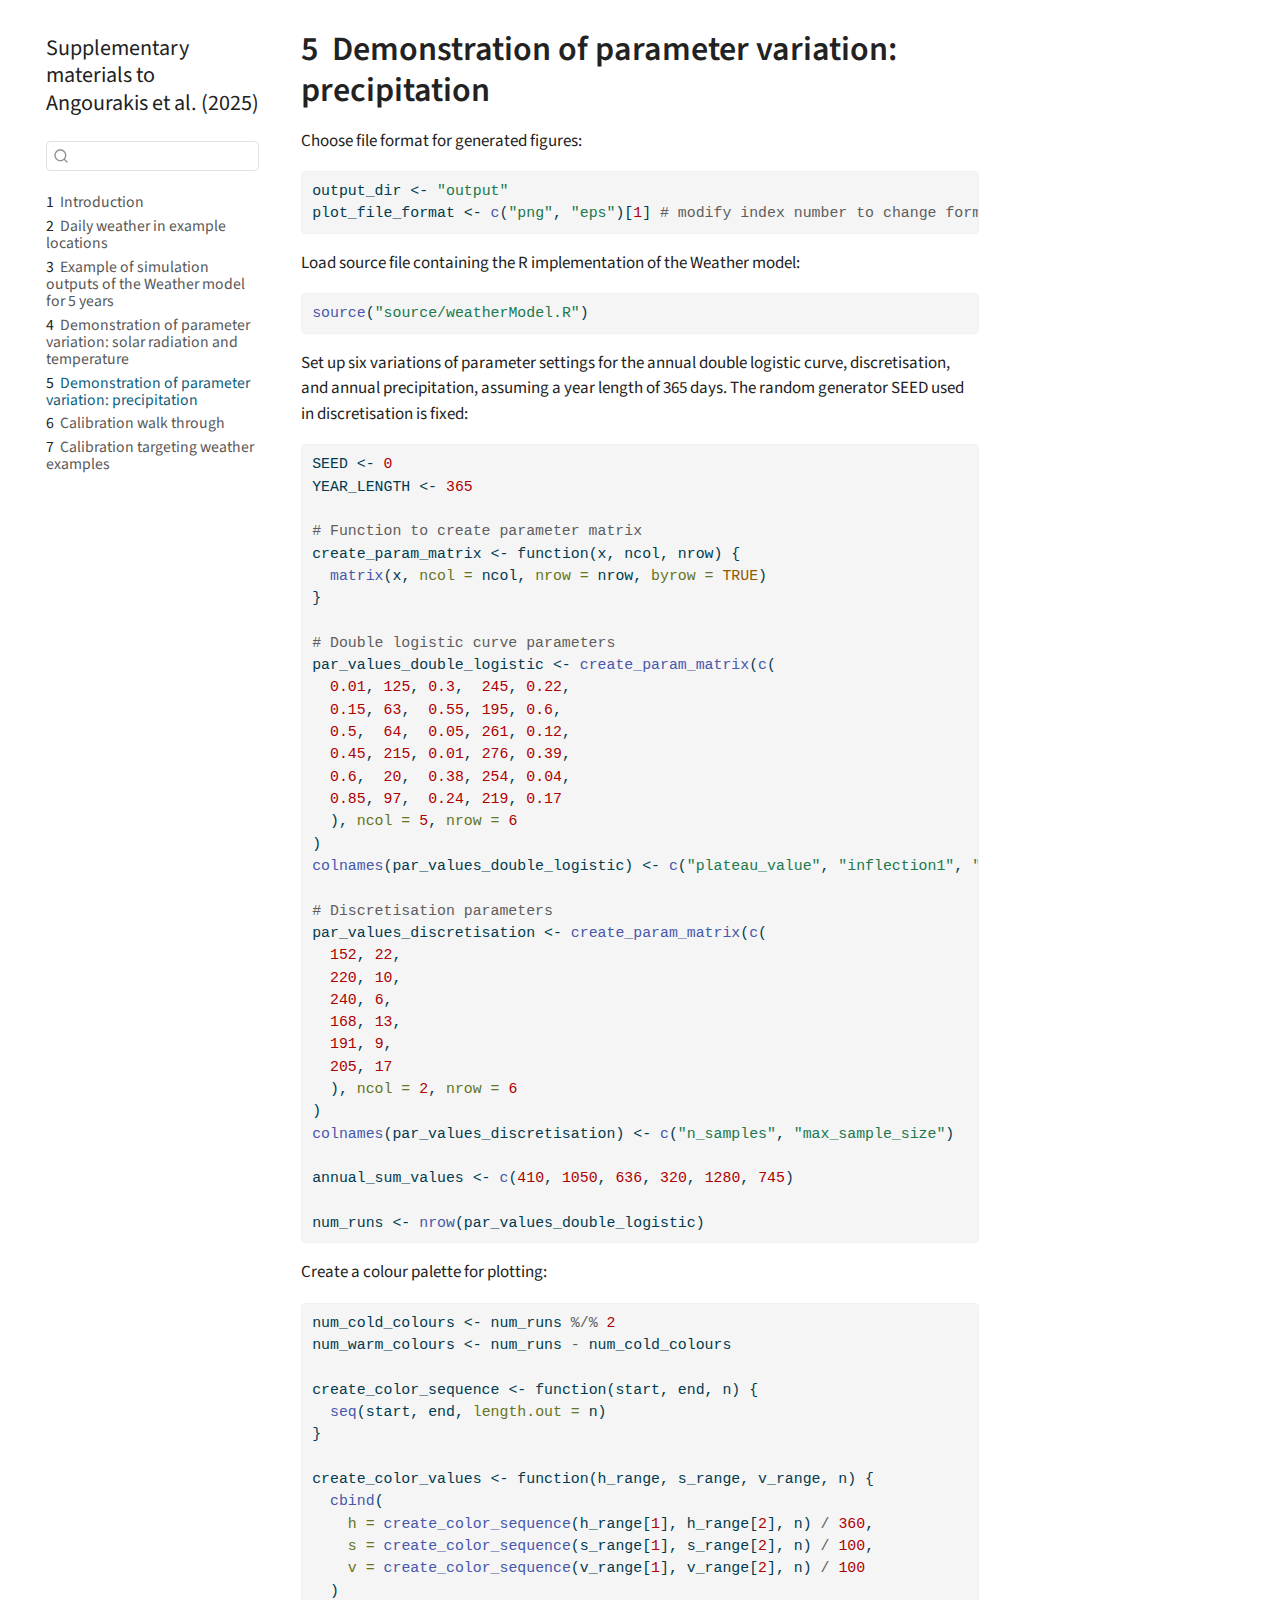
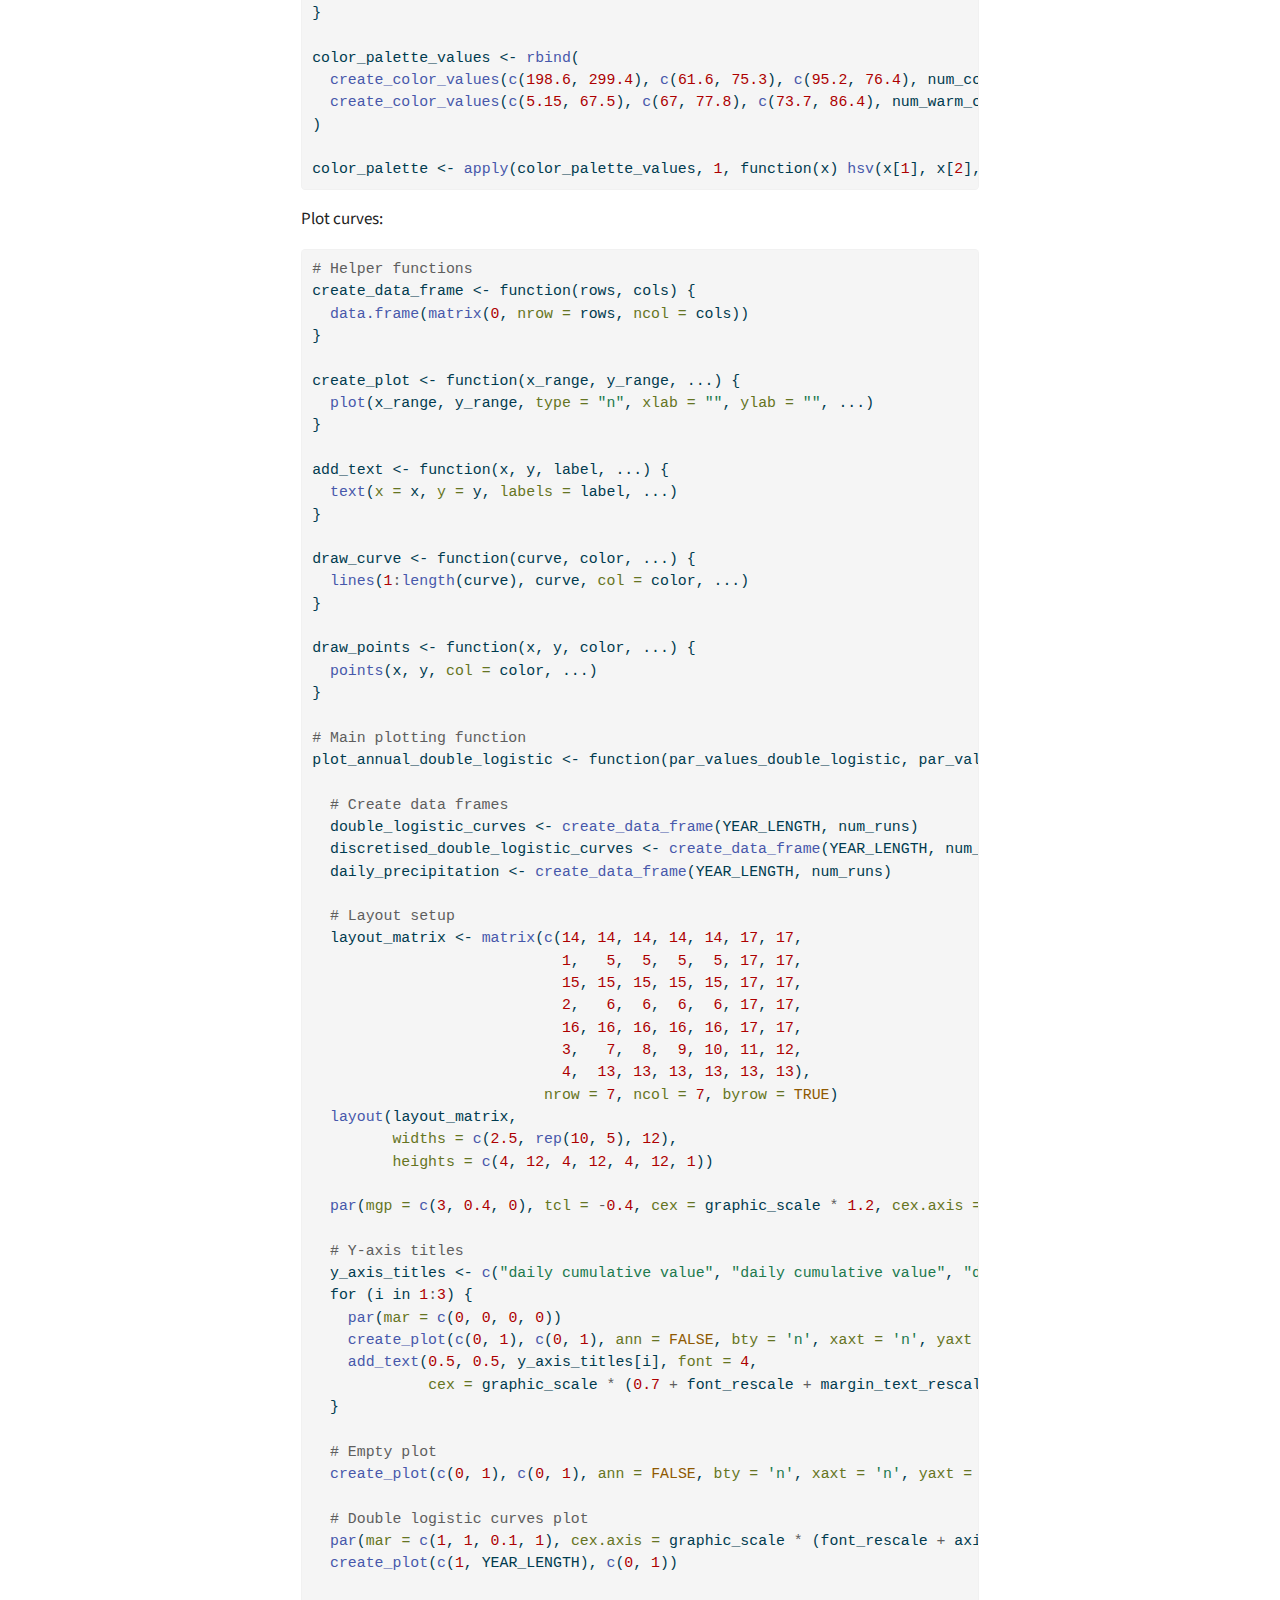
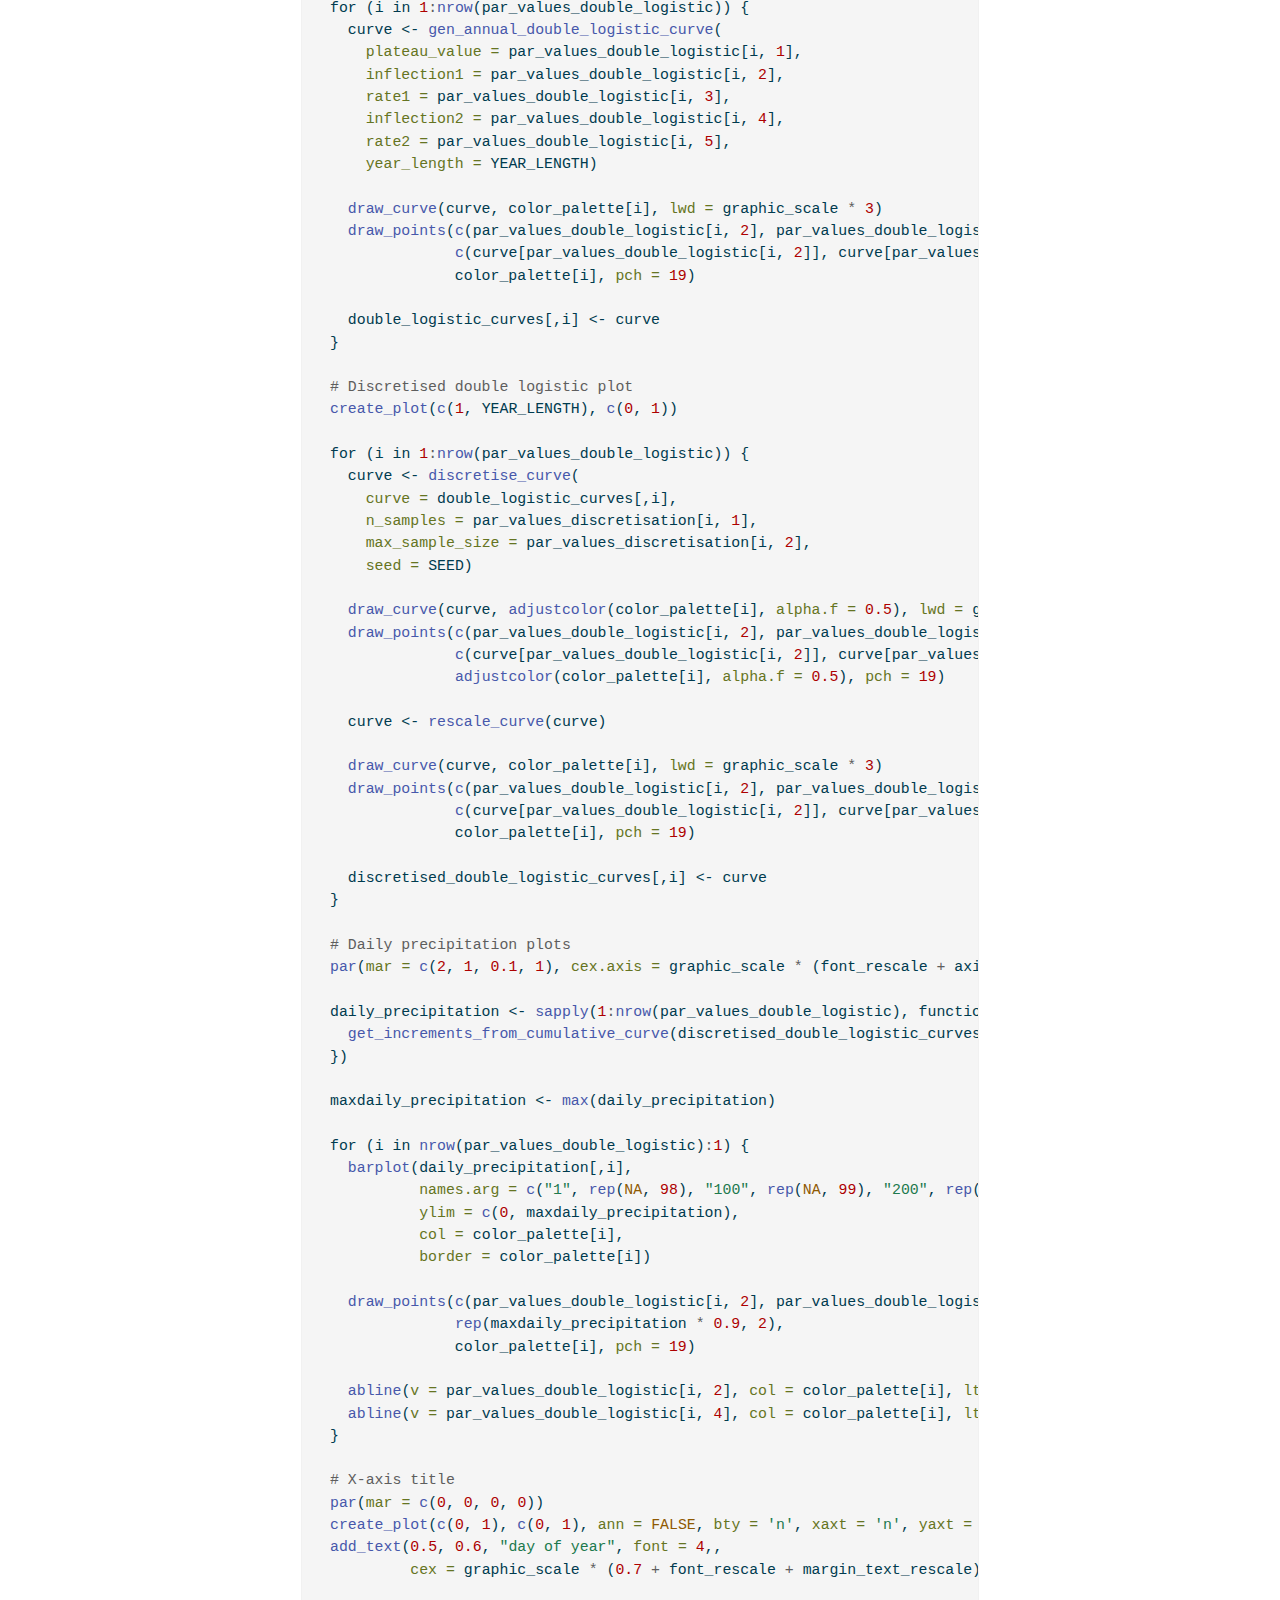
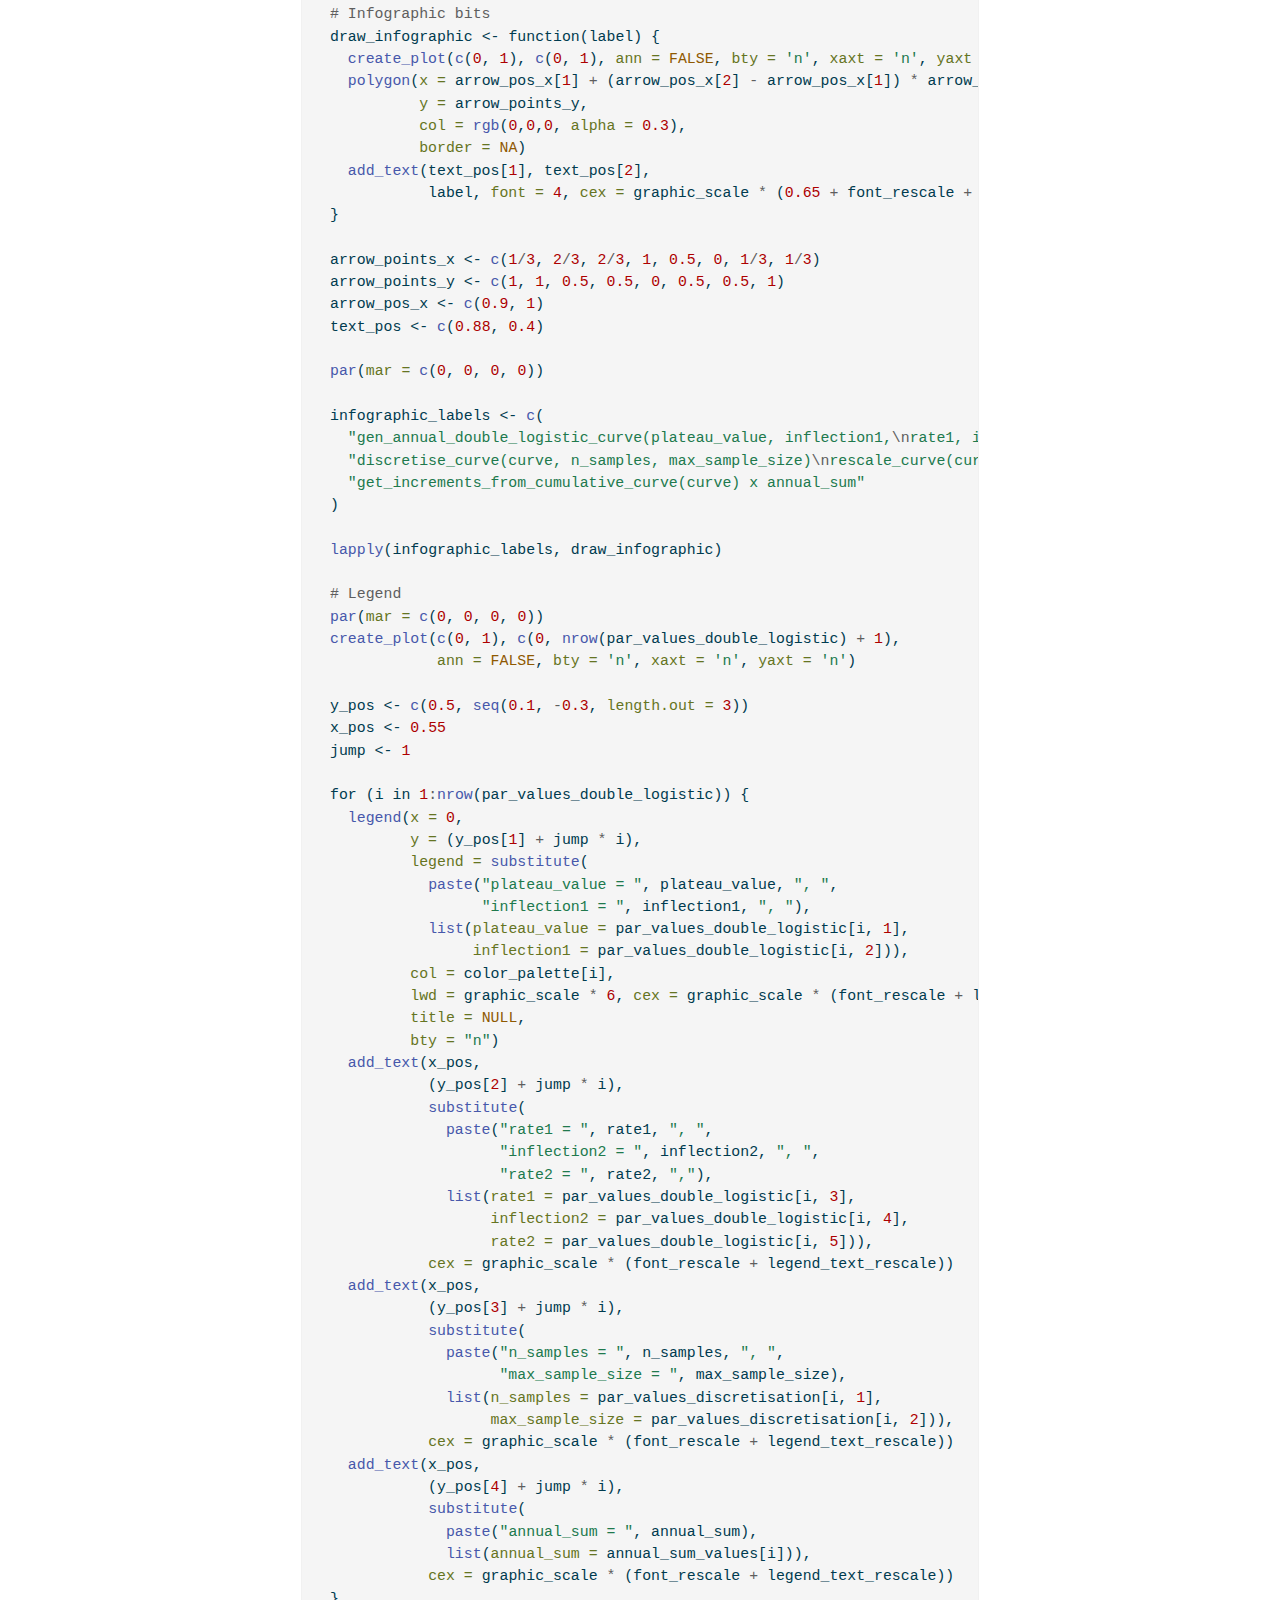
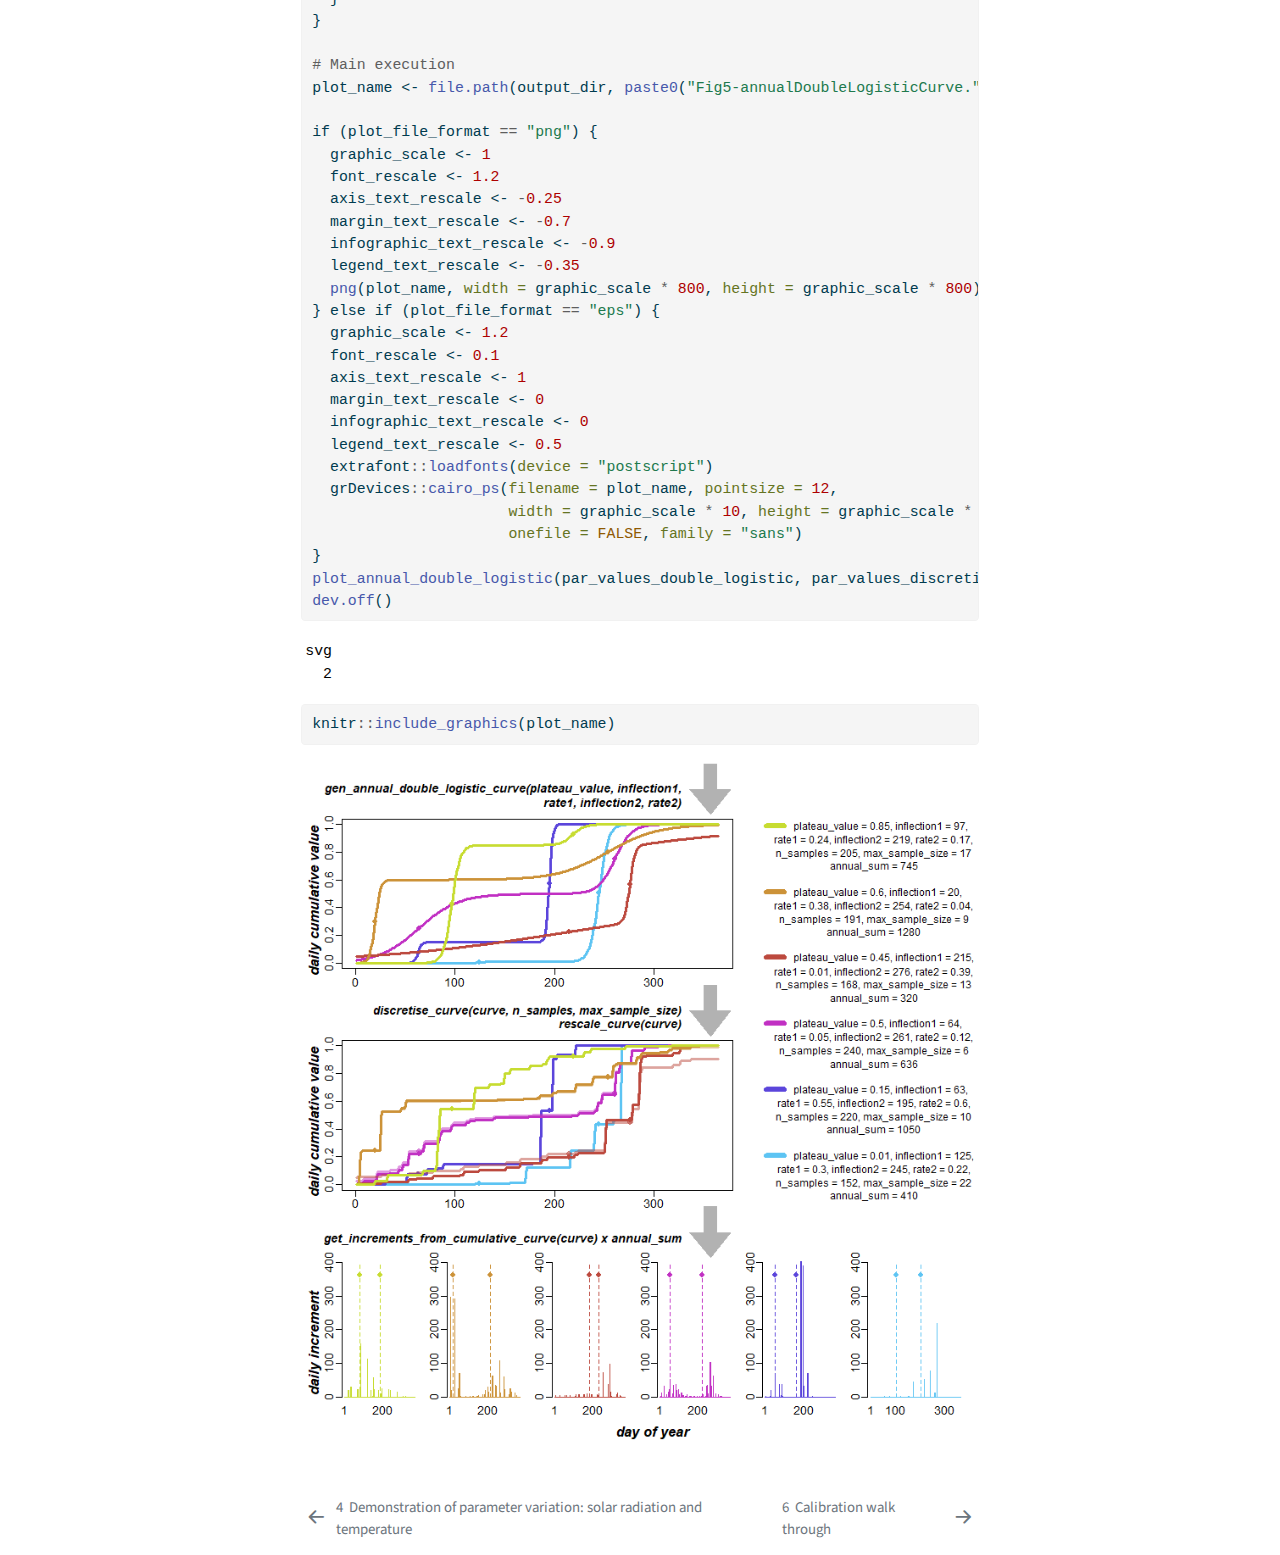
<file: precipitation-parameters.html>
<!DOCTYPE html>
<html xmlns="http://www.w3.org/1999/xhtml" lang="en" xml:lang="en"><head>

<meta charset="utf-8">
<meta name="generator" content="quarto-1.4.550">

<meta name="viewport" content="width=device-width, initial-scale=1.0, user-scalable=yes">


<title>Supplementary materials to Angourakis et al.&nbsp;(2025) - 5&nbsp; Demonstration of parameter variation: precipitation</title>
<style>
code{white-space: pre-wrap;}
span.smallcaps{font-variant: small-caps;}
div.columns{display: flex; gap: min(4vw, 1.5em);}
div.column{flex: auto; overflow-x: auto;}
div.hanging-indent{margin-left: 1.5em; text-indent: -1.5em;}
ul.task-list{list-style: none;}
ul.task-list li input[type="checkbox"] {
  width: 0.8em;
  margin: 0 0.8em 0.2em -1em; /* quarto-specific, see https://github.com/quarto-dev/quarto-cli/issues/4556 */ 
  vertical-align: middle;
}
/* CSS for syntax highlighting */
pre > code.sourceCode { white-space: pre; position: relative; }
pre > code.sourceCode > span { line-height: 1.25; }
pre > code.sourceCode > span:empty { height: 1.2em; }
.sourceCode { overflow: visible; }
code.sourceCode > span { color: inherit; text-decoration: inherit; }
div.sourceCode { margin: 1em 0; }
pre.sourceCode { margin: 0; }
@media screen {
div.sourceCode { overflow: auto; }
}
@media print {
pre > code.sourceCode { white-space: pre-wrap; }
pre > code.sourceCode > span { text-indent: -5em; padding-left: 5em; }
}
pre.numberSource code
  { counter-reset: source-line 0; }
pre.numberSource code > span
  { position: relative; left: -4em; counter-increment: source-line; }
pre.numberSource code > span > a:first-child::before
  { content: counter(source-line);
    position: relative; left: -1em; text-align: right; vertical-align: baseline;
    border: none; display: inline-block;
    -webkit-touch-callout: none; -webkit-user-select: none;
    -khtml-user-select: none; -moz-user-select: none;
    -ms-user-select: none; user-select: none;
    padding: 0 4px; width: 4em;
  }
pre.numberSource { margin-left: 3em;  padding-left: 4px; }
div.sourceCode
  {   }
@media screen {
pre > code.sourceCode > span > a:first-child::before { text-decoration: underline; }
}
</style>


<script src="site_libs/quarto-nav/quarto-nav.js"></script>
<script src="site_libs/quarto-nav/headroom.min.js"></script>
<script src="site_libs/clipboard/clipboard.min.js"></script>
<script src="site_libs/quarto-search/autocomplete.umd.js"></script>
<script src="site_libs/quarto-search/fuse.min.js"></script>
<script src="site_libs/quarto-search/quarto-search.js"></script>
<meta name="quarto:offset" content="./">
<link href="./walkthrough-attempts.html" rel="next">
<link href="./annual-sinusoid-curve-parameters.html" rel="prev">
<script src="site_libs/quarto-html/quarto.js"></script>
<script src="site_libs/quarto-html/popper.min.js"></script>
<script src="site_libs/quarto-html/tippy.umd.min.js"></script>
<script src="site_libs/quarto-html/anchor.min.js"></script>
<link href="site_libs/quarto-html/tippy.css" rel="stylesheet">
<link href="site_libs/quarto-html/quarto-syntax-highlighting.css" rel="stylesheet" id="quarto-text-highlighting-styles">
<script src="site_libs/bootstrap/bootstrap.min.js"></script>
<link href="site_libs/bootstrap/bootstrap-icons.css" rel="stylesheet">
<link href="site_libs/bootstrap/bootstrap.min.css" rel="stylesheet" id="quarto-bootstrap" data-mode="light">
<script id="quarto-search-options" type="application/json">{
  "location": "sidebar",
  "copy-button": false,
  "collapse-after": 3,
  "panel-placement": "start",
  "type": "textbox",
  "limit": 50,
  "keyboard-shortcut": [
    "f",
    "/",
    "s"
  ],
  "show-item-context": false,
  "language": {
    "search-no-results-text": "No results",
    "search-matching-documents-text": "matching documents",
    "search-copy-link-title": "Copy link to search",
    "search-hide-matches-text": "Hide additional matches",
    "search-more-match-text": "more match in this document",
    "search-more-matches-text": "more matches in this document",
    "search-clear-button-title": "Clear",
    "search-text-placeholder": "",
    "search-detached-cancel-button-title": "Cancel",
    "search-submit-button-title": "Submit",
    "search-label": "Search"
  }
}</script>


</head>

<body class="nav-sidebar floating">

<div id="quarto-search-results"></div>
  <header id="quarto-header" class="headroom fixed-top">
  <nav class="quarto-secondary-nav">
    <div class="container-fluid d-flex">
      <button type="button" class="quarto-btn-toggle btn" data-bs-toggle="collapse" data-bs-target=".quarto-sidebar-collapse-item" aria-controls="quarto-sidebar" aria-expanded="false" aria-label="Toggle sidebar navigation" onclick="if (window.quartoToggleHeadroom) { window.quartoToggleHeadroom(); }">
        <i class="bi bi-layout-text-sidebar-reverse"></i>
      </button>
        <nav class="quarto-page-breadcrumbs" aria-label="breadcrumb"><ol class="breadcrumb"><li class="breadcrumb-item"><a href="./precipitation-parameters.html"><span class="chapter-number">5</span>&nbsp; <span class="chapter-title">Demonstration of parameter variation: precipitation</span></a></li></ol></nav>
        <a class="flex-grow-1" role="button" data-bs-toggle="collapse" data-bs-target=".quarto-sidebar-collapse-item" aria-controls="quarto-sidebar" aria-expanded="false" aria-label="Toggle sidebar navigation" onclick="if (window.quartoToggleHeadroom) { window.quartoToggleHeadroom(); }">      
        </a>
      <button type="button" class="btn quarto-search-button" aria-label="" onclick="window.quartoOpenSearch();">
        <i class="bi bi-search"></i>
      </button>
    </div>
  </nav>
</header>
<!-- content -->
<div id="quarto-content" class="quarto-container page-columns page-rows-contents page-layout-article">
<!-- sidebar -->
  <nav id="quarto-sidebar" class="sidebar collapse collapse-horizontal quarto-sidebar-collapse-item sidebar-navigation floating overflow-auto">
    <div class="pt-lg-2 mt-2 text-left sidebar-header">
    <div class="sidebar-title mb-0 py-0">
      <a href="./">Supplementary materials to Angourakis et al.&nbsp;(2025)</a> 
    </div>
      </div>
        <div class="mt-2 flex-shrink-0 align-items-center">
        <div class="sidebar-search">
        <div id="quarto-search" class="" title="Search"></div>
        </div>
        </div>
    <div class="sidebar-menu-container"> 
    <ul class="list-unstyled mt-1">
        <li class="sidebar-item">
  <div class="sidebar-item-container"> 
  <a href="./index.html" class="sidebar-item-text sidebar-link">
 <span class="menu-text"><span class="chapter-number">1</span>&nbsp; <span class="chapter-title">Introduction</span></span></a>
  </div>
</li>
        <li class="sidebar-item">
  <div class="sidebar-item-container"> 
  <a href="./weather-examples.html" class="sidebar-item-text sidebar-link">
 <span class="menu-text"><span class="chapter-number">2</span>&nbsp; <span class="chapter-title">Daily weather in example locations</span></span></a>
  </div>
</li>
        <li class="sidebar-item">
  <div class="sidebar-item-container"> 
  <a href="./full-model-example.html" class="sidebar-item-text sidebar-link">
 <span class="menu-text"><span class="chapter-number">3</span>&nbsp; <span class="chapter-title">Example of simulation outputs of the Weather model for 5 years</span></span></a>
  </div>
</li>
        <li class="sidebar-item">
  <div class="sidebar-item-container"> 
  <a href="./annual-sinusoid-curve-parameters.html" class="sidebar-item-text sidebar-link">
 <span class="menu-text"><span class="chapter-number">4</span>&nbsp; <span class="chapter-title">Demonstration of parameter variation: solar radiation and temperature</span></span></a>
  </div>
</li>
        <li class="sidebar-item">
  <div class="sidebar-item-container"> 
  <a href="./precipitation-parameters.html" class="sidebar-item-text sidebar-link active">
 <span class="menu-text"><span class="chapter-number">5</span>&nbsp; <span class="chapter-title">Demonstration of parameter variation: precipitation</span></span></a>
  </div>
</li>
        <li class="sidebar-item">
  <div class="sidebar-item-container"> 
  <a href="./walkthrough-attempts.html" class="sidebar-item-text sidebar-link">
 <span class="menu-text"><span class="chapter-number">6</span>&nbsp; <span class="chapter-title">Calibration walk through</span></span></a>
  </div>
</li>
        <li class="sidebar-item">
  <div class="sidebar-item-container"> 
  <a href="./best-shot.html" class="sidebar-item-text sidebar-link">
 <span class="menu-text"><span class="chapter-number">7</span>&nbsp; <span class="chapter-title">Calibration targeting weather examples</span></span></a>
  </div>
</li>
    </ul>
    </div>
</nav>
<div id="quarto-sidebar-glass" class="quarto-sidebar-collapse-item" data-bs-toggle="collapse" data-bs-target=".quarto-sidebar-collapse-item"></div>
<!-- margin-sidebar -->
    <div id="quarto-margin-sidebar" class="sidebar margin-sidebar">
        
    </div>
<!-- main -->
<main class="content" id="quarto-document-content">

<header id="title-block-header" class="quarto-title-block default">
<div class="quarto-title">
<h1 class="title"><span class="chapter-number">5</span>&nbsp; <span class="chapter-title">Demonstration of parameter variation: precipitation</span></h1>
</div>



<div class="quarto-title-meta">

    
  
    
  </div>
  


</header>


<p>Choose file format for generated figures:</p>
<div class="cell">
<div class="sourceCode cell-code" id="cb1"><pre class="sourceCode r code-with-copy"><code class="sourceCode r"><span id="cb1-1"><a href="#cb1-1" aria-hidden="true" tabindex="-1"></a>output_dir <span class="ot">&lt;-</span> <span class="st">"output"</span></span>
<span id="cb1-2"><a href="#cb1-2" aria-hidden="true" tabindex="-1"></a>plot_file_format <span class="ot">&lt;-</span> <span class="fu">c</span>(<span class="st">"png"</span>, <span class="st">"eps"</span>)[<span class="dv">1</span>] <span class="co"># modify index number to change format</span></span></code><button title="Copy to Clipboard" class="code-copy-button"><i class="bi"></i></button></pre></div>
</div>
<p>Load source file containing the R implementation of the Weather model:</p>
<div class="cell">
<div class="sourceCode cell-code" id="cb2"><pre class="sourceCode r code-with-copy"><code class="sourceCode r"><span id="cb2-1"><a href="#cb2-1" aria-hidden="true" tabindex="-1"></a><span class="fu">source</span>(<span class="st">"source/weatherModel.R"</span>)</span></code><button title="Copy to Clipboard" class="code-copy-button"><i class="bi"></i></button></pre></div>
</div>
<p>Set up six variations of parameter settings for the annual double logistic curve, discretisation, and annual precipitation, assuming a year length of 365 days. The random generator SEED used in discretisation is fixed:</p>
<div class="cell">
<div class="sourceCode cell-code" id="cb3"><pre class="sourceCode r code-with-copy"><code class="sourceCode r"><span id="cb3-1"><a href="#cb3-1" aria-hidden="true" tabindex="-1"></a>SEED <span class="ot">&lt;-</span> <span class="dv">0</span></span>
<span id="cb3-2"><a href="#cb3-2" aria-hidden="true" tabindex="-1"></a>YEAR_LENGTH <span class="ot">&lt;-</span> <span class="dv">365</span></span>
<span id="cb3-3"><a href="#cb3-3" aria-hidden="true" tabindex="-1"></a></span>
<span id="cb3-4"><a href="#cb3-4" aria-hidden="true" tabindex="-1"></a><span class="co"># Function to create parameter matrix</span></span>
<span id="cb3-5"><a href="#cb3-5" aria-hidden="true" tabindex="-1"></a>create_param_matrix <span class="ot">&lt;-</span> <span class="cf">function</span>(x, ncol, nrow) {</span>
<span id="cb3-6"><a href="#cb3-6" aria-hidden="true" tabindex="-1"></a>  <span class="fu">matrix</span>(x, <span class="at">ncol =</span> ncol, <span class="at">nrow =</span> nrow, <span class="at">byrow =</span> <span class="cn">TRUE</span>)</span>
<span id="cb3-7"><a href="#cb3-7" aria-hidden="true" tabindex="-1"></a>}</span>
<span id="cb3-8"><a href="#cb3-8" aria-hidden="true" tabindex="-1"></a></span>
<span id="cb3-9"><a href="#cb3-9" aria-hidden="true" tabindex="-1"></a><span class="co"># Double logistic curve parameters</span></span>
<span id="cb3-10"><a href="#cb3-10" aria-hidden="true" tabindex="-1"></a>par_values_double_logistic <span class="ot">&lt;-</span> <span class="fu">create_param_matrix</span>(<span class="fu">c</span>(</span>
<span id="cb3-11"><a href="#cb3-11" aria-hidden="true" tabindex="-1"></a>  <span class="fl">0.01</span>, <span class="dv">125</span>, <span class="fl">0.3</span>,  <span class="dv">245</span>, <span class="fl">0.22</span>,</span>
<span id="cb3-12"><a href="#cb3-12" aria-hidden="true" tabindex="-1"></a>  <span class="fl">0.15</span>, <span class="dv">63</span>,  <span class="fl">0.55</span>, <span class="dv">195</span>, <span class="fl">0.6</span>,</span>
<span id="cb3-13"><a href="#cb3-13" aria-hidden="true" tabindex="-1"></a>  <span class="fl">0.5</span>,  <span class="dv">64</span>,  <span class="fl">0.05</span>, <span class="dv">261</span>, <span class="fl">0.12</span>,</span>
<span id="cb3-14"><a href="#cb3-14" aria-hidden="true" tabindex="-1"></a>  <span class="fl">0.45</span>, <span class="dv">215</span>, <span class="fl">0.01</span>, <span class="dv">276</span>, <span class="fl">0.39</span>,</span>
<span id="cb3-15"><a href="#cb3-15" aria-hidden="true" tabindex="-1"></a>  <span class="fl">0.6</span>,  <span class="dv">20</span>,  <span class="fl">0.38</span>, <span class="dv">254</span>, <span class="fl">0.04</span>,</span>
<span id="cb3-16"><a href="#cb3-16" aria-hidden="true" tabindex="-1"></a>  <span class="fl">0.85</span>, <span class="dv">97</span>,  <span class="fl">0.24</span>, <span class="dv">219</span>, <span class="fl">0.17</span></span>
<span id="cb3-17"><a href="#cb3-17" aria-hidden="true" tabindex="-1"></a>  ), <span class="at">ncol =</span> <span class="dv">5</span>, <span class="at">nrow =</span> <span class="dv">6</span> </span>
<span id="cb3-18"><a href="#cb3-18" aria-hidden="true" tabindex="-1"></a>)</span>
<span id="cb3-19"><a href="#cb3-19" aria-hidden="true" tabindex="-1"></a><span class="fu">colnames</span>(par_values_double_logistic) <span class="ot">&lt;-</span> <span class="fu">c</span>(<span class="st">"plateau_value"</span>, <span class="st">"inflection1"</span>, <span class="st">"rate1"</span>, <span class="st">"inflection2"</span>, <span class="st">"rate2"</span>)</span>
<span id="cb3-20"><a href="#cb3-20" aria-hidden="true" tabindex="-1"></a></span>
<span id="cb3-21"><a href="#cb3-21" aria-hidden="true" tabindex="-1"></a><span class="co"># Discretisation parameters</span></span>
<span id="cb3-22"><a href="#cb3-22" aria-hidden="true" tabindex="-1"></a>par_values_discretisation <span class="ot">&lt;-</span> <span class="fu">create_param_matrix</span>(<span class="fu">c</span>(</span>
<span id="cb3-23"><a href="#cb3-23" aria-hidden="true" tabindex="-1"></a>  <span class="dv">152</span>, <span class="dv">22</span>,</span>
<span id="cb3-24"><a href="#cb3-24" aria-hidden="true" tabindex="-1"></a>  <span class="dv">220</span>, <span class="dv">10</span>,</span>
<span id="cb3-25"><a href="#cb3-25" aria-hidden="true" tabindex="-1"></a>  <span class="dv">240</span>, <span class="dv">6</span>,</span>
<span id="cb3-26"><a href="#cb3-26" aria-hidden="true" tabindex="-1"></a>  <span class="dv">168</span>, <span class="dv">13</span>,</span>
<span id="cb3-27"><a href="#cb3-27" aria-hidden="true" tabindex="-1"></a>  <span class="dv">191</span>, <span class="dv">9</span>,</span>
<span id="cb3-28"><a href="#cb3-28" aria-hidden="true" tabindex="-1"></a>  <span class="dv">205</span>, <span class="dv">17</span></span>
<span id="cb3-29"><a href="#cb3-29" aria-hidden="true" tabindex="-1"></a>  ), <span class="at">ncol =</span> <span class="dv">2</span>, <span class="at">nrow =</span> <span class="dv">6</span></span>
<span id="cb3-30"><a href="#cb3-30" aria-hidden="true" tabindex="-1"></a>)</span>
<span id="cb3-31"><a href="#cb3-31" aria-hidden="true" tabindex="-1"></a><span class="fu">colnames</span>(par_values_discretisation) <span class="ot">&lt;-</span> <span class="fu">c</span>(<span class="st">"n_samples"</span>, <span class="st">"max_sample_size"</span>)</span>
<span id="cb3-32"><a href="#cb3-32" aria-hidden="true" tabindex="-1"></a></span>
<span id="cb3-33"><a href="#cb3-33" aria-hidden="true" tabindex="-1"></a>annual_sum_values <span class="ot">&lt;-</span> <span class="fu">c</span>(<span class="dv">410</span>, <span class="dv">1050</span>, <span class="dv">636</span>, <span class="dv">320</span>, <span class="dv">1280</span>, <span class="dv">745</span>)</span>
<span id="cb3-34"><a href="#cb3-34" aria-hidden="true" tabindex="-1"></a></span>
<span id="cb3-35"><a href="#cb3-35" aria-hidden="true" tabindex="-1"></a>num_runs <span class="ot">&lt;-</span> <span class="fu">nrow</span>(par_values_double_logistic)</span></code><button title="Copy to Clipboard" class="code-copy-button"><i class="bi"></i></button></pre></div>
</div>
<p>Create a colour palette for plotting:</p>
<div class="cell">
<div class="sourceCode cell-code" id="cb4"><pre class="sourceCode r code-with-copy"><code class="sourceCode r"><span id="cb4-1"><a href="#cb4-1" aria-hidden="true" tabindex="-1"></a>num_cold_colours <span class="ot">&lt;-</span> num_runs <span class="sc">%/%</span> <span class="dv">2</span></span>
<span id="cb4-2"><a href="#cb4-2" aria-hidden="true" tabindex="-1"></a>num_warm_colours <span class="ot">&lt;-</span> num_runs <span class="sc">-</span> num_cold_colours</span>
<span id="cb4-3"><a href="#cb4-3" aria-hidden="true" tabindex="-1"></a></span>
<span id="cb4-4"><a href="#cb4-4" aria-hidden="true" tabindex="-1"></a>create_color_sequence <span class="ot">&lt;-</span> <span class="cf">function</span>(start, end, n) {</span>
<span id="cb4-5"><a href="#cb4-5" aria-hidden="true" tabindex="-1"></a>  <span class="fu">seq</span>(start, end, <span class="at">length.out =</span> n)</span>
<span id="cb4-6"><a href="#cb4-6" aria-hidden="true" tabindex="-1"></a>}</span>
<span id="cb4-7"><a href="#cb4-7" aria-hidden="true" tabindex="-1"></a></span>
<span id="cb4-8"><a href="#cb4-8" aria-hidden="true" tabindex="-1"></a>create_color_values <span class="ot">&lt;-</span> <span class="cf">function</span>(h_range, s_range, v_range, n) {</span>
<span id="cb4-9"><a href="#cb4-9" aria-hidden="true" tabindex="-1"></a>  <span class="fu">cbind</span>(</span>
<span id="cb4-10"><a href="#cb4-10" aria-hidden="true" tabindex="-1"></a>    <span class="at">h =</span> <span class="fu">create_color_sequence</span>(h_range[<span class="dv">1</span>], h_range[<span class="dv">2</span>], n) <span class="sc">/</span> <span class="dv">360</span>,</span>
<span id="cb4-11"><a href="#cb4-11" aria-hidden="true" tabindex="-1"></a>    <span class="at">s =</span> <span class="fu">create_color_sequence</span>(s_range[<span class="dv">1</span>], s_range[<span class="dv">2</span>], n) <span class="sc">/</span> <span class="dv">100</span>,</span>
<span id="cb4-12"><a href="#cb4-12" aria-hidden="true" tabindex="-1"></a>    <span class="at">v =</span> <span class="fu">create_color_sequence</span>(v_range[<span class="dv">1</span>], v_range[<span class="dv">2</span>], n) <span class="sc">/</span> <span class="dv">100</span></span>
<span id="cb4-13"><a href="#cb4-13" aria-hidden="true" tabindex="-1"></a>  )</span>
<span id="cb4-14"><a href="#cb4-14" aria-hidden="true" tabindex="-1"></a>}</span>
<span id="cb4-15"><a href="#cb4-15" aria-hidden="true" tabindex="-1"></a></span>
<span id="cb4-16"><a href="#cb4-16" aria-hidden="true" tabindex="-1"></a>color_palette_values <span class="ot">&lt;-</span> <span class="fu">rbind</span>(</span>
<span id="cb4-17"><a href="#cb4-17" aria-hidden="true" tabindex="-1"></a>  <span class="fu">create_color_values</span>(<span class="fu">c</span>(<span class="fl">198.6</span>, <span class="fl">299.4</span>), <span class="fu">c</span>(<span class="fl">61.6</span>, <span class="fl">75.3</span>), <span class="fu">c</span>(<span class="fl">95.2</span>, <span class="fl">76.4</span>), num_cold_colours),</span>
<span id="cb4-18"><a href="#cb4-18" aria-hidden="true" tabindex="-1"></a>  <span class="fu">create_color_values</span>(<span class="fu">c</span>(<span class="fl">5.15</span>, <span class="fl">67.5</span>), <span class="fu">c</span>(<span class="dv">67</span>, <span class="fl">77.8</span>), <span class="fu">c</span>(<span class="fl">73.7</span>, <span class="fl">86.4</span>), num_warm_colours)</span>
<span id="cb4-19"><a href="#cb4-19" aria-hidden="true" tabindex="-1"></a>)</span>
<span id="cb4-20"><a href="#cb4-20" aria-hidden="true" tabindex="-1"></a></span>
<span id="cb4-21"><a href="#cb4-21" aria-hidden="true" tabindex="-1"></a>color_palette <span class="ot">&lt;-</span> <span class="fu">apply</span>(color_palette_values, <span class="dv">1</span>, <span class="cf">function</span>(x) <span class="fu">hsv</span>(x[<span class="dv">1</span>], x[<span class="dv">2</span>], x[<span class="dv">3</span>]))</span></code><button title="Copy to Clipboard" class="code-copy-button"><i class="bi"></i></button></pre></div>
</div>
<p>Plot curves:</p>
<div class="cell">
<div class="sourceCode cell-code" id="cb5"><pre class="sourceCode r code-with-copy"><code class="sourceCode r"><span id="cb5-1"><a href="#cb5-1" aria-hidden="true" tabindex="-1"></a><span class="co"># Helper functions</span></span>
<span id="cb5-2"><a href="#cb5-2" aria-hidden="true" tabindex="-1"></a>create_data_frame <span class="ot">&lt;-</span> <span class="cf">function</span>(rows, cols) {</span>
<span id="cb5-3"><a href="#cb5-3" aria-hidden="true" tabindex="-1"></a>  <span class="fu">data.frame</span>(<span class="fu">matrix</span>(<span class="dv">0</span>, <span class="at">nrow =</span> rows, <span class="at">ncol =</span> cols))</span>
<span id="cb5-4"><a href="#cb5-4" aria-hidden="true" tabindex="-1"></a>}</span>
<span id="cb5-5"><a href="#cb5-5" aria-hidden="true" tabindex="-1"></a></span>
<span id="cb5-6"><a href="#cb5-6" aria-hidden="true" tabindex="-1"></a>create_plot <span class="ot">&lt;-</span> <span class="cf">function</span>(x_range, y_range, ...) {</span>
<span id="cb5-7"><a href="#cb5-7" aria-hidden="true" tabindex="-1"></a>  <span class="fu">plot</span>(x_range, y_range, <span class="at">type =</span> <span class="st">"n"</span>, <span class="at">xlab =</span> <span class="st">""</span>, <span class="at">ylab =</span> <span class="st">""</span>, ...)</span>
<span id="cb5-8"><a href="#cb5-8" aria-hidden="true" tabindex="-1"></a>}</span>
<span id="cb5-9"><a href="#cb5-9" aria-hidden="true" tabindex="-1"></a></span>
<span id="cb5-10"><a href="#cb5-10" aria-hidden="true" tabindex="-1"></a>add_text <span class="ot">&lt;-</span> <span class="cf">function</span>(x, y, label, ...) {</span>
<span id="cb5-11"><a href="#cb5-11" aria-hidden="true" tabindex="-1"></a>  <span class="fu">text</span>(<span class="at">x =</span> x, <span class="at">y =</span> y, <span class="at">labels =</span> label, ...)</span>
<span id="cb5-12"><a href="#cb5-12" aria-hidden="true" tabindex="-1"></a>}</span>
<span id="cb5-13"><a href="#cb5-13" aria-hidden="true" tabindex="-1"></a></span>
<span id="cb5-14"><a href="#cb5-14" aria-hidden="true" tabindex="-1"></a>draw_curve <span class="ot">&lt;-</span> <span class="cf">function</span>(curve, color, ...) {</span>
<span id="cb5-15"><a href="#cb5-15" aria-hidden="true" tabindex="-1"></a>  <span class="fu">lines</span>(<span class="dv">1</span><span class="sc">:</span><span class="fu">length</span>(curve), curve, <span class="at">col =</span> color, ...)</span>
<span id="cb5-16"><a href="#cb5-16" aria-hidden="true" tabindex="-1"></a>}</span>
<span id="cb5-17"><a href="#cb5-17" aria-hidden="true" tabindex="-1"></a></span>
<span id="cb5-18"><a href="#cb5-18" aria-hidden="true" tabindex="-1"></a>draw_points <span class="ot">&lt;-</span> <span class="cf">function</span>(x, y, color, ...) {</span>
<span id="cb5-19"><a href="#cb5-19" aria-hidden="true" tabindex="-1"></a>  <span class="fu">points</span>(x, y, <span class="at">col =</span> color, ...)</span>
<span id="cb5-20"><a href="#cb5-20" aria-hidden="true" tabindex="-1"></a>}</span>
<span id="cb5-21"><a href="#cb5-21" aria-hidden="true" tabindex="-1"></a></span>
<span id="cb5-22"><a href="#cb5-22" aria-hidden="true" tabindex="-1"></a><span class="co"># Main plotting function</span></span>
<span id="cb5-23"><a href="#cb5-23" aria-hidden="true" tabindex="-1"></a>plot_annual_double_logistic <span class="ot">&lt;-</span> <span class="cf">function</span>(par_values_double_logistic, par_values_discretisation, annual_sum_values) {</span>
<span id="cb5-24"><a href="#cb5-24" aria-hidden="true" tabindex="-1"></a>  </span>
<span id="cb5-25"><a href="#cb5-25" aria-hidden="true" tabindex="-1"></a>  <span class="co"># Create data frames</span></span>
<span id="cb5-26"><a href="#cb5-26" aria-hidden="true" tabindex="-1"></a>  double_logistic_curves <span class="ot">&lt;-</span> <span class="fu">create_data_frame</span>(YEAR_LENGTH, num_runs)</span>
<span id="cb5-27"><a href="#cb5-27" aria-hidden="true" tabindex="-1"></a>  discretised_double_logistic_curves <span class="ot">&lt;-</span> <span class="fu">create_data_frame</span>(YEAR_LENGTH, num_runs)</span>
<span id="cb5-28"><a href="#cb5-28" aria-hidden="true" tabindex="-1"></a>  daily_precipitation <span class="ot">&lt;-</span> <span class="fu">create_data_frame</span>(YEAR_LENGTH, num_runs)</span>
<span id="cb5-29"><a href="#cb5-29" aria-hidden="true" tabindex="-1"></a></span>
<span id="cb5-30"><a href="#cb5-30" aria-hidden="true" tabindex="-1"></a>  <span class="co"># Layout setup</span></span>
<span id="cb5-31"><a href="#cb5-31" aria-hidden="true" tabindex="-1"></a>  layout_matrix <span class="ot">&lt;-</span> <span class="fu">matrix</span>(<span class="fu">c</span>(<span class="dv">14</span>, <span class="dv">14</span>, <span class="dv">14</span>, <span class="dv">14</span>, <span class="dv">14</span>, <span class="dv">17</span>, <span class="dv">17</span>,</span>
<span id="cb5-32"><a href="#cb5-32" aria-hidden="true" tabindex="-1"></a>                            <span class="dv">1</span>,   <span class="dv">5</span>,  <span class="dv">5</span>,  <span class="dv">5</span>,  <span class="dv">5</span>, <span class="dv">17</span>, <span class="dv">17</span>,</span>
<span id="cb5-33"><a href="#cb5-33" aria-hidden="true" tabindex="-1"></a>                            <span class="dv">15</span>, <span class="dv">15</span>, <span class="dv">15</span>, <span class="dv">15</span>, <span class="dv">15</span>, <span class="dv">17</span>, <span class="dv">17</span>,</span>
<span id="cb5-34"><a href="#cb5-34" aria-hidden="true" tabindex="-1"></a>                            <span class="dv">2</span>,   <span class="dv">6</span>,  <span class="dv">6</span>,  <span class="dv">6</span>,  <span class="dv">6</span>, <span class="dv">17</span>, <span class="dv">17</span>,</span>
<span id="cb5-35"><a href="#cb5-35" aria-hidden="true" tabindex="-1"></a>                            <span class="dv">16</span>, <span class="dv">16</span>, <span class="dv">16</span>, <span class="dv">16</span>, <span class="dv">16</span>, <span class="dv">17</span>, <span class="dv">17</span>,</span>
<span id="cb5-36"><a href="#cb5-36" aria-hidden="true" tabindex="-1"></a>                            <span class="dv">3</span>,   <span class="dv">7</span>,  <span class="dv">8</span>,  <span class="dv">9</span>, <span class="dv">10</span>, <span class="dv">11</span>, <span class="dv">12</span>,</span>
<span id="cb5-37"><a href="#cb5-37" aria-hidden="true" tabindex="-1"></a>                            <span class="dv">4</span>,  <span class="dv">13</span>, <span class="dv">13</span>, <span class="dv">13</span>, <span class="dv">13</span>, <span class="dv">13</span>, <span class="dv">13</span>), </span>
<span id="cb5-38"><a href="#cb5-38" aria-hidden="true" tabindex="-1"></a>                          <span class="at">nrow =</span> <span class="dv">7</span>, <span class="at">ncol =</span> <span class="dv">7</span>, <span class="at">byrow =</span> <span class="cn">TRUE</span>)</span>
<span id="cb5-39"><a href="#cb5-39" aria-hidden="true" tabindex="-1"></a>  <span class="fu">layout</span>(layout_matrix, </span>
<span id="cb5-40"><a href="#cb5-40" aria-hidden="true" tabindex="-1"></a>         <span class="at">widths =</span> <span class="fu">c</span>(<span class="fl">2.5</span>, <span class="fu">rep</span>(<span class="dv">10</span>, <span class="dv">5</span>), <span class="dv">12</span>),</span>
<span id="cb5-41"><a href="#cb5-41" aria-hidden="true" tabindex="-1"></a>         <span class="at">heights =</span> <span class="fu">c</span>(<span class="dv">4</span>, <span class="dv">12</span>, <span class="dv">4</span>, <span class="dv">12</span>, <span class="dv">4</span>, <span class="dv">12</span>, <span class="dv">1</span>))</span>
<span id="cb5-42"><a href="#cb5-42" aria-hidden="true" tabindex="-1"></a></span>
<span id="cb5-43"><a href="#cb5-43" aria-hidden="true" tabindex="-1"></a>  <span class="fu">par</span>(<span class="at">mgp =</span> <span class="fu">c</span>(<span class="dv">3</span>, <span class="fl">0.4</span>, <span class="dv">0</span>), <span class="at">tcl =</span> <span class="sc">-</span><span class="fl">0.4</span>, <span class="at">cex =</span> graphic_scale <span class="sc">*</span> <span class="fl">1.2</span>, <span class="at">cex.axis =</span> graphic_scale <span class="sc">*</span> (font_rescale <span class="sc">+</span> axis_text_rescale))</span>
<span id="cb5-44"><a href="#cb5-44" aria-hidden="true" tabindex="-1"></a></span>
<span id="cb5-45"><a href="#cb5-45" aria-hidden="true" tabindex="-1"></a>  <span class="co"># Y-axis titles</span></span>
<span id="cb5-46"><a href="#cb5-46" aria-hidden="true" tabindex="-1"></a>  y_axis_titles <span class="ot">&lt;-</span> <span class="fu">c</span>(<span class="st">"daily cumulative value"</span>, <span class="st">"daily cumulative value"</span>, <span class="st">"daily increment"</span>)</span>
<span id="cb5-47"><a href="#cb5-47" aria-hidden="true" tabindex="-1"></a>  <span class="cf">for</span> (i <span class="cf">in</span> <span class="dv">1</span><span class="sc">:</span><span class="dv">3</span>) {</span>
<span id="cb5-48"><a href="#cb5-48" aria-hidden="true" tabindex="-1"></a>    <span class="fu">par</span>(<span class="at">mar =</span> <span class="fu">c</span>(<span class="dv">0</span>, <span class="dv">0</span>, <span class="dv">0</span>, <span class="dv">0</span>))</span>
<span id="cb5-49"><a href="#cb5-49" aria-hidden="true" tabindex="-1"></a>    <span class="fu">create_plot</span>(<span class="fu">c</span>(<span class="dv">0</span>, <span class="dv">1</span>), <span class="fu">c</span>(<span class="dv">0</span>, <span class="dv">1</span>), <span class="at">ann =</span> <span class="cn">FALSE</span>, <span class="at">bty =</span> <span class="st">'n'</span>, <span class="at">xaxt =</span> <span class="st">'n'</span>, <span class="at">yaxt =</span> <span class="st">'n'</span>)</span>
<span id="cb5-50"><a href="#cb5-50" aria-hidden="true" tabindex="-1"></a>    <span class="fu">add_text</span>(<span class="fl">0.5</span>, <span class="fl">0.5</span>, y_axis_titles[i], <span class="at">font =</span> <span class="dv">4</span>, </span>
<span id="cb5-51"><a href="#cb5-51" aria-hidden="true" tabindex="-1"></a>             <span class="at">cex =</span> graphic_scale <span class="sc">*</span> (<span class="fl">0.7</span> <span class="sc">+</span> font_rescale <span class="sc">+</span> margin_text_rescale), <span class="at">srt =</span> <span class="dv">90</span>)</span>
<span id="cb5-52"><a href="#cb5-52" aria-hidden="true" tabindex="-1"></a>  }</span>
<span id="cb5-53"><a href="#cb5-53" aria-hidden="true" tabindex="-1"></a></span>
<span id="cb5-54"><a href="#cb5-54" aria-hidden="true" tabindex="-1"></a>  <span class="co"># Empty plot</span></span>
<span id="cb5-55"><a href="#cb5-55" aria-hidden="true" tabindex="-1"></a>  <span class="fu">create_plot</span>(<span class="fu">c</span>(<span class="dv">0</span>, <span class="dv">1</span>), <span class="fu">c</span>(<span class="dv">0</span>, <span class="dv">1</span>), <span class="at">ann =</span> <span class="cn">FALSE</span>, <span class="at">bty =</span> <span class="st">'n'</span>, <span class="at">xaxt =</span> <span class="st">'n'</span>, <span class="at">yaxt =</span> <span class="st">'n'</span>)</span>
<span id="cb5-56"><a href="#cb5-56" aria-hidden="true" tabindex="-1"></a></span>
<span id="cb5-57"><a href="#cb5-57" aria-hidden="true" tabindex="-1"></a>  <span class="co"># Double logistic curves plot</span></span>
<span id="cb5-58"><a href="#cb5-58" aria-hidden="true" tabindex="-1"></a>  <span class="fu">par</span>(<span class="at">mar =</span> <span class="fu">c</span>(<span class="dv">1</span>, <span class="dv">1</span>, <span class="fl">0.1</span>, <span class="dv">1</span>), <span class="at">cex.axis =</span> graphic_scale <span class="sc">*</span> (font_rescale <span class="sc">+</span> axis_text_rescale))</span>
<span id="cb5-59"><a href="#cb5-59" aria-hidden="true" tabindex="-1"></a>  <span class="fu">create_plot</span>(<span class="fu">c</span>(<span class="dv">1</span>, YEAR_LENGTH), <span class="fu">c</span>(<span class="dv">0</span>, <span class="dv">1</span>))</span>
<span id="cb5-60"><a href="#cb5-60" aria-hidden="true" tabindex="-1"></a></span>
<span id="cb5-61"><a href="#cb5-61" aria-hidden="true" tabindex="-1"></a>  <span class="cf">for</span> (i <span class="cf">in</span> <span class="dv">1</span><span class="sc">:</span><span class="fu">nrow</span>(par_values_double_logistic)) {</span>
<span id="cb5-62"><a href="#cb5-62" aria-hidden="true" tabindex="-1"></a>    curve <span class="ot">&lt;-</span> <span class="fu">gen_annual_double_logistic_curve</span>(</span>
<span id="cb5-63"><a href="#cb5-63" aria-hidden="true" tabindex="-1"></a>      <span class="at">plateau_value =</span> par_values_double_logistic[i, <span class="dv">1</span>], </span>
<span id="cb5-64"><a href="#cb5-64" aria-hidden="true" tabindex="-1"></a>      <span class="at">inflection1 =</span> par_values_double_logistic[i, <span class="dv">2</span>], </span>
<span id="cb5-65"><a href="#cb5-65" aria-hidden="true" tabindex="-1"></a>      <span class="at">rate1 =</span> par_values_double_logistic[i, <span class="dv">3</span>], </span>
<span id="cb5-66"><a href="#cb5-66" aria-hidden="true" tabindex="-1"></a>      <span class="at">inflection2 =</span> par_values_double_logistic[i, <span class="dv">4</span>],</span>
<span id="cb5-67"><a href="#cb5-67" aria-hidden="true" tabindex="-1"></a>      <span class="at">rate2 =</span> par_values_double_logistic[i, <span class="dv">5</span>],</span>
<span id="cb5-68"><a href="#cb5-68" aria-hidden="true" tabindex="-1"></a>      <span class="at">year_length =</span> YEAR_LENGTH)</span>
<span id="cb5-69"><a href="#cb5-69" aria-hidden="true" tabindex="-1"></a>    </span>
<span id="cb5-70"><a href="#cb5-70" aria-hidden="true" tabindex="-1"></a>    <span class="fu">draw_curve</span>(curve, color_palette[i], <span class="at">lwd =</span> graphic_scale <span class="sc">*</span> <span class="dv">3</span>)</span>
<span id="cb5-71"><a href="#cb5-71" aria-hidden="true" tabindex="-1"></a>    <span class="fu">draw_points</span>(<span class="fu">c</span>(par_values_double_logistic[i, <span class="dv">2</span>], par_values_double_logistic[i, <span class="dv">4</span>]), </span>
<span id="cb5-72"><a href="#cb5-72" aria-hidden="true" tabindex="-1"></a>                <span class="fu">c</span>(curve[par_values_double_logistic[i, <span class="dv">2</span>]], curve[par_values_double_logistic[i, <span class="dv">4</span>]]),</span>
<span id="cb5-73"><a href="#cb5-73" aria-hidden="true" tabindex="-1"></a>                color_palette[i], <span class="at">pch =</span> <span class="dv">19</span>)</span>
<span id="cb5-74"><a href="#cb5-74" aria-hidden="true" tabindex="-1"></a>    </span>
<span id="cb5-75"><a href="#cb5-75" aria-hidden="true" tabindex="-1"></a>    double_logistic_curves[,i] <span class="ot">&lt;-</span> curve</span>
<span id="cb5-76"><a href="#cb5-76" aria-hidden="true" tabindex="-1"></a>  }</span>
<span id="cb5-77"><a href="#cb5-77" aria-hidden="true" tabindex="-1"></a></span>
<span id="cb5-78"><a href="#cb5-78" aria-hidden="true" tabindex="-1"></a>  <span class="co"># Discretised double logistic plot</span></span>
<span id="cb5-79"><a href="#cb5-79" aria-hidden="true" tabindex="-1"></a>  <span class="fu">create_plot</span>(<span class="fu">c</span>(<span class="dv">1</span>, YEAR_LENGTH), <span class="fu">c</span>(<span class="dv">0</span>, <span class="dv">1</span>))</span>
<span id="cb5-80"><a href="#cb5-80" aria-hidden="true" tabindex="-1"></a></span>
<span id="cb5-81"><a href="#cb5-81" aria-hidden="true" tabindex="-1"></a>  <span class="cf">for</span> (i <span class="cf">in</span> <span class="dv">1</span><span class="sc">:</span><span class="fu">nrow</span>(par_values_double_logistic)) {</span>
<span id="cb5-82"><a href="#cb5-82" aria-hidden="true" tabindex="-1"></a>    curve <span class="ot">&lt;-</span> <span class="fu">discretise_curve</span>(</span>
<span id="cb5-83"><a href="#cb5-83" aria-hidden="true" tabindex="-1"></a>      <span class="at">curve =</span> double_logistic_curves[,i],</span>
<span id="cb5-84"><a href="#cb5-84" aria-hidden="true" tabindex="-1"></a>      <span class="at">n_samples =</span> par_values_discretisation[i, <span class="dv">1</span>],</span>
<span id="cb5-85"><a href="#cb5-85" aria-hidden="true" tabindex="-1"></a>      <span class="at">max_sample_size =</span> par_values_discretisation[i, <span class="dv">2</span>],</span>
<span id="cb5-86"><a href="#cb5-86" aria-hidden="true" tabindex="-1"></a>      <span class="at">seed =</span> SEED)</span>
<span id="cb5-87"><a href="#cb5-87" aria-hidden="true" tabindex="-1"></a>    </span>
<span id="cb5-88"><a href="#cb5-88" aria-hidden="true" tabindex="-1"></a>    <span class="fu">draw_curve</span>(curve, <span class="fu">adjustcolor</span>(color_palette[i], <span class="at">alpha.f =</span> <span class="fl">0.5</span>), <span class="at">lwd =</span> graphic_scale <span class="sc">*</span> <span class="dv">3</span>)</span>
<span id="cb5-89"><a href="#cb5-89" aria-hidden="true" tabindex="-1"></a>    <span class="fu">draw_points</span>(<span class="fu">c</span>(par_values_double_logistic[i, <span class="dv">2</span>], par_values_double_logistic[i, <span class="dv">4</span>]), </span>
<span id="cb5-90"><a href="#cb5-90" aria-hidden="true" tabindex="-1"></a>                <span class="fu">c</span>(curve[par_values_double_logistic[i, <span class="dv">2</span>]], curve[par_values_double_logistic[i, <span class="dv">4</span>]]),</span>
<span id="cb5-91"><a href="#cb5-91" aria-hidden="true" tabindex="-1"></a>                <span class="fu">adjustcolor</span>(color_palette[i], <span class="at">alpha.f =</span> <span class="fl">0.5</span>), <span class="at">pch =</span> <span class="dv">19</span>)</span>
<span id="cb5-92"><a href="#cb5-92" aria-hidden="true" tabindex="-1"></a>    </span>
<span id="cb5-93"><a href="#cb5-93" aria-hidden="true" tabindex="-1"></a>    curve <span class="ot">&lt;-</span> <span class="fu">rescale_curve</span>(curve)</span>
<span id="cb5-94"><a href="#cb5-94" aria-hidden="true" tabindex="-1"></a>    </span>
<span id="cb5-95"><a href="#cb5-95" aria-hidden="true" tabindex="-1"></a>    <span class="fu">draw_curve</span>(curve, color_palette[i], <span class="at">lwd =</span> graphic_scale <span class="sc">*</span> <span class="dv">3</span>)</span>
<span id="cb5-96"><a href="#cb5-96" aria-hidden="true" tabindex="-1"></a>    <span class="fu">draw_points</span>(<span class="fu">c</span>(par_values_double_logistic[i, <span class="dv">2</span>], par_values_double_logistic[i, <span class="dv">4</span>]), </span>
<span id="cb5-97"><a href="#cb5-97" aria-hidden="true" tabindex="-1"></a>                <span class="fu">c</span>(curve[par_values_double_logistic[i, <span class="dv">2</span>]], curve[par_values_double_logistic[i, <span class="dv">4</span>]]),</span>
<span id="cb5-98"><a href="#cb5-98" aria-hidden="true" tabindex="-1"></a>                color_palette[i], <span class="at">pch =</span> <span class="dv">19</span>)</span>
<span id="cb5-99"><a href="#cb5-99" aria-hidden="true" tabindex="-1"></a>    </span>
<span id="cb5-100"><a href="#cb5-100" aria-hidden="true" tabindex="-1"></a>    discretised_double_logistic_curves[,i] <span class="ot">&lt;-</span> curve</span>
<span id="cb5-101"><a href="#cb5-101" aria-hidden="true" tabindex="-1"></a>  }</span>
<span id="cb5-102"><a href="#cb5-102" aria-hidden="true" tabindex="-1"></a></span>
<span id="cb5-103"><a href="#cb5-103" aria-hidden="true" tabindex="-1"></a>  <span class="co"># Daily precipitation plots</span></span>
<span id="cb5-104"><a href="#cb5-104" aria-hidden="true" tabindex="-1"></a>  <span class="fu">par</span>(<span class="at">mar =</span> <span class="fu">c</span>(<span class="dv">2</span>, <span class="dv">1</span>, <span class="fl">0.1</span>, <span class="dv">1</span>), <span class="at">cex.axis =</span> graphic_scale <span class="sc">*</span> (font_rescale <span class="sc">+</span> axis_text_rescale))</span>
<span id="cb5-105"><a href="#cb5-105" aria-hidden="true" tabindex="-1"></a></span>
<span id="cb5-106"><a href="#cb5-106" aria-hidden="true" tabindex="-1"></a>  daily_precipitation <span class="ot">&lt;-</span> <span class="fu">sapply</span>(<span class="dv">1</span><span class="sc">:</span><span class="fu">nrow</span>(par_values_double_logistic), <span class="cf">function</span>(i) {</span>
<span id="cb5-107"><a href="#cb5-107" aria-hidden="true" tabindex="-1"></a>    <span class="fu">get_increments_from_cumulative_curve</span>(discretised_double_logistic_curves[,i]) <span class="sc">*</span> annual_sum_values[i]</span>
<span id="cb5-108"><a href="#cb5-108" aria-hidden="true" tabindex="-1"></a>  })</span>
<span id="cb5-109"><a href="#cb5-109" aria-hidden="true" tabindex="-1"></a></span>
<span id="cb5-110"><a href="#cb5-110" aria-hidden="true" tabindex="-1"></a>  maxdaily_precipitation <span class="ot">&lt;-</span> <span class="fu">max</span>(daily_precipitation)</span>
<span id="cb5-111"><a href="#cb5-111" aria-hidden="true" tabindex="-1"></a></span>
<span id="cb5-112"><a href="#cb5-112" aria-hidden="true" tabindex="-1"></a>  <span class="cf">for</span> (i <span class="cf">in</span> <span class="fu">nrow</span>(par_values_double_logistic)<span class="sc">:</span><span class="dv">1</span>) {</span>
<span id="cb5-113"><a href="#cb5-113" aria-hidden="true" tabindex="-1"></a>    <span class="fu">barplot</span>(daily_precipitation[,i], </span>
<span id="cb5-114"><a href="#cb5-114" aria-hidden="true" tabindex="-1"></a>            <span class="at">names.arg =</span> <span class="fu">c</span>(<span class="st">"1"</span>, <span class="fu">rep</span>(<span class="cn">NA</span>, <span class="dv">98</span>), <span class="st">"100"</span>, <span class="fu">rep</span>(<span class="cn">NA</span>, <span class="dv">99</span>), <span class="st">"200"</span>, <span class="fu">rep</span>(<span class="cn">NA</span>, <span class="dv">99</span>), <span class="st">"300"</span>, <span class="fu">rep</span>(<span class="cn">NA</span>, <span class="dv">65</span>)),</span>
<span id="cb5-115"><a href="#cb5-115" aria-hidden="true" tabindex="-1"></a>            <span class="at">ylim =</span> <span class="fu">c</span>(<span class="dv">0</span>, maxdaily_precipitation),</span>
<span id="cb5-116"><a href="#cb5-116" aria-hidden="true" tabindex="-1"></a>            <span class="at">col =</span> color_palette[i],</span>
<span id="cb5-117"><a href="#cb5-117" aria-hidden="true" tabindex="-1"></a>            <span class="at">border =</span> color_palette[i])</span>
<span id="cb5-118"><a href="#cb5-118" aria-hidden="true" tabindex="-1"></a>    </span>
<span id="cb5-119"><a href="#cb5-119" aria-hidden="true" tabindex="-1"></a>    <span class="fu">draw_points</span>(<span class="fu">c</span>(par_values_double_logistic[i, <span class="dv">2</span>], par_values_double_logistic[i, <span class="dv">4</span>]), </span>
<span id="cb5-120"><a href="#cb5-120" aria-hidden="true" tabindex="-1"></a>                <span class="fu">rep</span>(maxdaily_precipitation <span class="sc">*</span> <span class="fl">0.9</span>, <span class="dv">2</span>),</span>
<span id="cb5-121"><a href="#cb5-121" aria-hidden="true" tabindex="-1"></a>                color_palette[i], <span class="at">pch =</span> <span class="dv">19</span>)</span>
<span id="cb5-122"><a href="#cb5-122" aria-hidden="true" tabindex="-1"></a>    </span>
<span id="cb5-123"><a href="#cb5-123" aria-hidden="true" tabindex="-1"></a>    <span class="fu">abline</span>(<span class="at">v =</span> par_values_double_logistic[i, <span class="dv">2</span>], <span class="at">col =</span> color_palette[i], <span class="at">lty =</span> <span class="dv">2</span>)</span>
<span id="cb5-124"><a href="#cb5-124" aria-hidden="true" tabindex="-1"></a>    <span class="fu">abline</span>(<span class="at">v =</span> par_values_double_logistic[i, <span class="dv">4</span>], <span class="at">col =</span> color_palette[i], <span class="at">lty =</span> <span class="dv">2</span>)</span>
<span id="cb5-125"><a href="#cb5-125" aria-hidden="true" tabindex="-1"></a>  }</span>
<span id="cb5-126"><a href="#cb5-126" aria-hidden="true" tabindex="-1"></a></span>
<span id="cb5-127"><a href="#cb5-127" aria-hidden="true" tabindex="-1"></a>  <span class="co"># X-axis title</span></span>
<span id="cb5-128"><a href="#cb5-128" aria-hidden="true" tabindex="-1"></a>  <span class="fu">par</span>(<span class="at">mar =</span> <span class="fu">c</span>(<span class="dv">0</span>, <span class="dv">0</span>, <span class="dv">0</span>, <span class="dv">0</span>))</span>
<span id="cb5-129"><a href="#cb5-129" aria-hidden="true" tabindex="-1"></a>  <span class="fu">create_plot</span>(<span class="fu">c</span>(<span class="dv">0</span>, <span class="dv">1</span>), <span class="fu">c</span>(<span class="dv">0</span>, <span class="dv">1</span>), <span class="at">ann =</span> <span class="cn">FALSE</span>, <span class="at">bty =</span> <span class="st">'n'</span>, <span class="at">xaxt =</span> <span class="st">'n'</span>, <span class="at">yaxt =</span> <span class="st">'n'</span>)</span>
<span id="cb5-130"><a href="#cb5-130" aria-hidden="true" tabindex="-1"></a>  <span class="fu">add_text</span>(<span class="fl">0.5</span>, <span class="fl">0.6</span>, <span class="st">"day of year"</span>, <span class="at">font =</span> <span class="dv">4</span>,,</span>
<span id="cb5-131"><a href="#cb5-131" aria-hidden="true" tabindex="-1"></a>           <span class="at">cex =</span> graphic_scale <span class="sc">*</span> (<span class="fl">0.7</span> <span class="sc">+</span> font_rescale <span class="sc">+</span> margin_text_rescale))</span>
<span id="cb5-132"><a href="#cb5-132" aria-hidden="true" tabindex="-1"></a></span>
<span id="cb5-133"><a href="#cb5-133" aria-hidden="true" tabindex="-1"></a>  <span class="co"># Infographic bits</span></span>
<span id="cb5-134"><a href="#cb5-134" aria-hidden="true" tabindex="-1"></a>  draw_infographic <span class="ot">&lt;-</span> <span class="cf">function</span>(label) {</span>
<span id="cb5-135"><a href="#cb5-135" aria-hidden="true" tabindex="-1"></a>    <span class="fu">create_plot</span>(<span class="fu">c</span>(<span class="dv">0</span>, <span class="dv">1</span>), <span class="fu">c</span>(<span class="dv">0</span>, <span class="dv">1</span>), <span class="at">ann =</span> <span class="cn">FALSE</span>, <span class="at">bty =</span> <span class="st">'n'</span>, <span class="at">xaxt =</span> <span class="st">'n'</span>, <span class="at">yaxt =</span> <span class="st">'n'</span>)</span>
<span id="cb5-136"><a href="#cb5-136" aria-hidden="true" tabindex="-1"></a>    <span class="fu">polygon</span>(<span class="at">x =</span> arrow_pos_x[<span class="dv">1</span>] <span class="sc">+</span> (arrow_pos_x[<span class="dv">2</span>] <span class="sc">-</span> arrow_pos_x[<span class="dv">1</span>]) <span class="sc">*</span> arrow_points_x,</span>
<span id="cb5-137"><a href="#cb5-137" aria-hidden="true" tabindex="-1"></a>            <span class="at">y =</span> arrow_points_y,</span>
<span id="cb5-138"><a href="#cb5-138" aria-hidden="true" tabindex="-1"></a>            <span class="at">col =</span> <span class="fu">rgb</span>(<span class="dv">0</span>,<span class="dv">0</span>,<span class="dv">0</span>, <span class="at">alpha =</span> <span class="fl">0.3</span>),</span>
<span id="cb5-139"><a href="#cb5-139" aria-hidden="true" tabindex="-1"></a>            <span class="at">border =</span> <span class="cn">NA</span>)</span>
<span id="cb5-140"><a href="#cb5-140" aria-hidden="true" tabindex="-1"></a>    <span class="fu">add_text</span>(text_pos[<span class="dv">1</span>], text_pos[<span class="dv">2</span>], </span>
<span id="cb5-141"><a href="#cb5-141" aria-hidden="true" tabindex="-1"></a>             label, <span class="at">font =</span> <span class="dv">4</span>, <span class="at">cex =</span> graphic_scale <span class="sc">*</span> (<span class="fl">0.65</span> <span class="sc">+</span> font_rescale <span class="sc">+</span> infographic_text_rescale), <span class="at">adj =</span> <span class="fu">c</span>(<span class="dv">1</span>, <span class="fl">0.5</span>))</span>
<span id="cb5-142"><a href="#cb5-142" aria-hidden="true" tabindex="-1"></a>  }</span>
<span id="cb5-143"><a href="#cb5-143" aria-hidden="true" tabindex="-1"></a></span>
<span id="cb5-144"><a href="#cb5-144" aria-hidden="true" tabindex="-1"></a>  arrow_points_x <span class="ot">&lt;-</span> <span class="fu">c</span>(<span class="dv">1</span><span class="sc">/</span><span class="dv">3</span>, <span class="dv">2</span><span class="sc">/</span><span class="dv">3</span>, <span class="dv">2</span><span class="sc">/</span><span class="dv">3</span>, <span class="dv">1</span>, <span class="fl">0.5</span>, <span class="dv">0</span>, <span class="dv">1</span><span class="sc">/</span><span class="dv">3</span>, <span class="dv">1</span><span class="sc">/</span><span class="dv">3</span>)</span>
<span id="cb5-145"><a href="#cb5-145" aria-hidden="true" tabindex="-1"></a>  arrow_points_y <span class="ot">&lt;-</span> <span class="fu">c</span>(<span class="dv">1</span>, <span class="dv">1</span>, <span class="fl">0.5</span>, <span class="fl">0.5</span>, <span class="dv">0</span>, <span class="fl">0.5</span>, <span class="fl">0.5</span>, <span class="dv">1</span>)</span>
<span id="cb5-146"><a href="#cb5-146" aria-hidden="true" tabindex="-1"></a>  arrow_pos_x <span class="ot">&lt;-</span> <span class="fu">c</span>(<span class="fl">0.9</span>, <span class="dv">1</span>)</span>
<span id="cb5-147"><a href="#cb5-147" aria-hidden="true" tabindex="-1"></a>  text_pos <span class="ot">&lt;-</span> <span class="fu">c</span>(<span class="fl">0.88</span>, <span class="fl">0.4</span>)</span>
<span id="cb5-148"><a href="#cb5-148" aria-hidden="true" tabindex="-1"></a></span>
<span id="cb5-149"><a href="#cb5-149" aria-hidden="true" tabindex="-1"></a>  <span class="fu">par</span>(<span class="at">mar =</span> <span class="fu">c</span>(<span class="dv">0</span>, <span class="dv">0</span>, <span class="dv">0</span>, <span class="dv">0</span>))</span>
<span id="cb5-150"><a href="#cb5-150" aria-hidden="true" tabindex="-1"></a></span>
<span id="cb5-151"><a href="#cb5-151" aria-hidden="true" tabindex="-1"></a>  infographic_labels <span class="ot">&lt;-</span> <span class="fu">c</span>(</span>
<span id="cb5-152"><a href="#cb5-152" aria-hidden="true" tabindex="-1"></a>    <span class="st">"gen_annual_double_logistic_curve(plateau_value, inflection1,</span><span class="sc">\n</span><span class="st">rate1, inflection2, rate2)"</span>,</span>
<span id="cb5-153"><a href="#cb5-153" aria-hidden="true" tabindex="-1"></a>    <span class="st">"discretise_curve(curve, n_samples, max_sample_size)</span><span class="sc">\n</span><span class="st">rescale_curve(curve)"</span>,</span>
<span id="cb5-154"><a href="#cb5-154" aria-hidden="true" tabindex="-1"></a>    <span class="st">"get_increments_from_cumulative_curve(curve) x annual_sum"</span></span>
<span id="cb5-155"><a href="#cb5-155" aria-hidden="true" tabindex="-1"></a>  )</span>
<span id="cb5-156"><a href="#cb5-156" aria-hidden="true" tabindex="-1"></a></span>
<span id="cb5-157"><a href="#cb5-157" aria-hidden="true" tabindex="-1"></a>  <span class="fu">lapply</span>(infographic_labels, draw_infographic)</span>
<span id="cb5-158"><a href="#cb5-158" aria-hidden="true" tabindex="-1"></a></span>
<span id="cb5-159"><a href="#cb5-159" aria-hidden="true" tabindex="-1"></a>  <span class="co"># Legend</span></span>
<span id="cb5-160"><a href="#cb5-160" aria-hidden="true" tabindex="-1"></a>  <span class="fu">par</span>(<span class="at">mar =</span> <span class="fu">c</span>(<span class="dv">0</span>, <span class="dv">0</span>, <span class="dv">0</span>, <span class="dv">0</span>))</span>
<span id="cb5-161"><a href="#cb5-161" aria-hidden="true" tabindex="-1"></a>  <span class="fu">create_plot</span>(<span class="fu">c</span>(<span class="dv">0</span>, <span class="dv">1</span>), <span class="fu">c</span>(<span class="dv">0</span>, <span class="fu">nrow</span>(par_values_double_logistic) <span class="sc">+</span> <span class="dv">1</span>), </span>
<span id="cb5-162"><a href="#cb5-162" aria-hidden="true" tabindex="-1"></a>              <span class="at">ann =</span> <span class="cn">FALSE</span>, <span class="at">bty =</span> <span class="st">'n'</span>, <span class="at">xaxt =</span> <span class="st">'n'</span>, <span class="at">yaxt =</span> <span class="st">'n'</span>)</span>
<span id="cb5-163"><a href="#cb5-163" aria-hidden="true" tabindex="-1"></a></span>
<span id="cb5-164"><a href="#cb5-164" aria-hidden="true" tabindex="-1"></a>  y_pos <span class="ot">&lt;-</span> <span class="fu">c</span>(<span class="fl">0.5</span>, <span class="fu">seq</span>(<span class="fl">0.1</span>, <span class="sc">-</span><span class="fl">0.3</span>, <span class="at">length.out =</span> <span class="dv">3</span>))</span>
<span id="cb5-165"><a href="#cb5-165" aria-hidden="true" tabindex="-1"></a>  x_pos <span class="ot">&lt;-</span> <span class="fl">0.55</span></span>
<span id="cb5-166"><a href="#cb5-166" aria-hidden="true" tabindex="-1"></a>  jump <span class="ot">&lt;-</span> <span class="dv">1</span></span>
<span id="cb5-167"><a href="#cb5-167" aria-hidden="true" tabindex="-1"></a></span>
<span id="cb5-168"><a href="#cb5-168" aria-hidden="true" tabindex="-1"></a>  <span class="cf">for</span> (i <span class="cf">in</span> <span class="dv">1</span><span class="sc">:</span><span class="fu">nrow</span>(par_values_double_logistic)) {</span>
<span id="cb5-169"><a href="#cb5-169" aria-hidden="true" tabindex="-1"></a>    <span class="fu">legend</span>(<span class="at">x =</span> <span class="dv">0</span>, </span>
<span id="cb5-170"><a href="#cb5-170" aria-hidden="true" tabindex="-1"></a>           <span class="at">y =</span> (y_pos[<span class="dv">1</span>] <span class="sc">+</span> jump <span class="sc">*</span> i), </span>
<span id="cb5-171"><a href="#cb5-171" aria-hidden="true" tabindex="-1"></a>           <span class="at">legend =</span> <span class="fu">substitute</span>(</span>
<span id="cb5-172"><a href="#cb5-172" aria-hidden="true" tabindex="-1"></a>             <span class="fu">paste</span>(<span class="st">"plateau_value = "</span>, plateau_value, <span class="st">", "</span>,</span>
<span id="cb5-173"><a href="#cb5-173" aria-hidden="true" tabindex="-1"></a>                   <span class="st">"inflection1 = "</span>, inflection1, <span class="st">", "</span>), </span>
<span id="cb5-174"><a href="#cb5-174" aria-hidden="true" tabindex="-1"></a>             <span class="fu">list</span>(<span class="at">plateau_value =</span> par_values_double_logistic[i, <span class="dv">1</span>], </span>
<span id="cb5-175"><a href="#cb5-175" aria-hidden="true" tabindex="-1"></a>                  <span class="at">inflection1 =</span> par_values_double_logistic[i, <span class="dv">2</span>])), </span>
<span id="cb5-176"><a href="#cb5-176" aria-hidden="true" tabindex="-1"></a>           <span class="at">col =</span> color_palette[i],</span>
<span id="cb5-177"><a href="#cb5-177" aria-hidden="true" tabindex="-1"></a>           <span class="at">lwd =</span> graphic_scale <span class="sc">*</span> <span class="dv">6</span>, <span class="at">cex =</span> graphic_scale <span class="sc">*</span> (font_rescale <span class="sc">+</span> legend_text_rescale),</span>
<span id="cb5-178"><a href="#cb5-178" aria-hidden="true" tabindex="-1"></a>           <span class="at">title =</span> <span class="cn">NULL</span>, </span>
<span id="cb5-179"><a href="#cb5-179" aria-hidden="true" tabindex="-1"></a>           <span class="at">bty =</span> <span class="st">"n"</span>)</span>
<span id="cb5-180"><a href="#cb5-180" aria-hidden="true" tabindex="-1"></a>    <span class="fu">add_text</span>(x_pos, </span>
<span id="cb5-181"><a href="#cb5-181" aria-hidden="true" tabindex="-1"></a>             (y_pos[<span class="dv">2</span>] <span class="sc">+</span> jump <span class="sc">*</span> i),</span>
<span id="cb5-182"><a href="#cb5-182" aria-hidden="true" tabindex="-1"></a>             <span class="fu">substitute</span>(</span>
<span id="cb5-183"><a href="#cb5-183" aria-hidden="true" tabindex="-1"></a>               <span class="fu">paste</span>(<span class="st">"rate1 = "</span>, rate1, <span class="st">", "</span>,</span>
<span id="cb5-184"><a href="#cb5-184" aria-hidden="true" tabindex="-1"></a>                     <span class="st">"inflection2 = "</span>, inflection2, <span class="st">", "</span>,</span>
<span id="cb5-185"><a href="#cb5-185" aria-hidden="true" tabindex="-1"></a>                     <span class="st">"rate2 = "</span>, rate2, <span class="st">","</span>), </span>
<span id="cb5-186"><a href="#cb5-186" aria-hidden="true" tabindex="-1"></a>               <span class="fu">list</span>(<span class="at">rate1 =</span> par_values_double_logistic[i, <span class="dv">3</span>],</span>
<span id="cb5-187"><a href="#cb5-187" aria-hidden="true" tabindex="-1"></a>                    <span class="at">inflection2 =</span> par_values_double_logistic[i, <span class="dv">4</span>],</span>
<span id="cb5-188"><a href="#cb5-188" aria-hidden="true" tabindex="-1"></a>                    <span class="at">rate2 =</span> par_values_double_logistic[i, <span class="dv">5</span>])),</span>
<span id="cb5-189"><a href="#cb5-189" aria-hidden="true" tabindex="-1"></a>             <span class="at">cex =</span> graphic_scale <span class="sc">*</span> (font_rescale <span class="sc">+</span> legend_text_rescale))</span>
<span id="cb5-190"><a href="#cb5-190" aria-hidden="true" tabindex="-1"></a>    <span class="fu">add_text</span>(x_pos, </span>
<span id="cb5-191"><a href="#cb5-191" aria-hidden="true" tabindex="-1"></a>             (y_pos[<span class="dv">3</span>] <span class="sc">+</span> jump <span class="sc">*</span> i),</span>
<span id="cb5-192"><a href="#cb5-192" aria-hidden="true" tabindex="-1"></a>             <span class="fu">substitute</span>(</span>
<span id="cb5-193"><a href="#cb5-193" aria-hidden="true" tabindex="-1"></a>               <span class="fu">paste</span>(<span class="st">"n_samples = "</span>, n_samples, <span class="st">", "</span>,</span>
<span id="cb5-194"><a href="#cb5-194" aria-hidden="true" tabindex="-1"></a>                     <span class="st">"max_sample_size = "</span>, max_sample_size), </span>
<span id="cb5-195"><a href="#cb5-195" aria-hidden="true" tabindex="-1"></a>               <span class="fu">list</span>(<span class="at">n_samples =</span> par_values_discretisation[i, <span class="dv">1</span>],</span>
<span id="cb5-196"><a href="#cb5-196" aria-hidden="true" tabindex="-1"></a>                    <span class="at">max_sample_size =</span> par_values_discretisation[i, <span class="dv">2</span>])),</span>
<span id="cb5-197"><a href="#cb5-197" aria-hidden="true" tabindex="-1"></a>             <span class="at">cex =</span> graphic_scale <span class="sc">*</span> (font_rescale <span class="sc">+</span> legend_text_rescale))</span>
<span id="cb5-198"><a href="#cb5-198" aria-hidden="true" tabindex="-1"></a>    <span class="fu">add_text</span>(x_pos, </span>
<span id="cb5-199"><a href="#cb5-199" aria-hidden="true" tabindex="-1"></a>             (y_pos[<span class="dv">4</span>] <span class="sc">+</span> jump <span class="sc">*</span> i),</span>
<span id="cb5-200"><a href="#cb5-200" aria-hidden="true" tabindex="-1"></a>             <span class="fu">substitute</span>(</span>
<span id="cb5-201"><a href="#cb5-201" aria-hidden="true" tabindex="-1"></a>               <span class="fu">paste</span>(<span class="st">"annual_sum = "</span>, annual_sum), </span>
<span id="cb5-202"><a href="#cb5-202" aria-hidden="true" tabindex="-1"></a>               <span class="fu">list</span>(<span class="at">annual_sum =</span> annual_sum_values[i])),</span>
<span id="cb5-203"><a href="#cb5-203" aria-hidden="true" tabindex="-1"></a>             <span class="at">cex =</span> graphic_scale <span class="sc">*</span> (font_rescale <span class="sc">+</span> legend_text_rescale))</span>
<span id="cb5-204"><a href="#cb5-204" aria-hidden="true" tabindex="-1"></a>  }</span>
<span id="cb5-205"><a href="#cb5-205" aria-hidden="true" tabindex="-1"></a>}</span>
<span id="cb5-206"><a href="#cb5-206" aria-hidden="true" tabindex="-1"></a></span>
<span id="cb5-207"><a href="#cb5-207" aria-hidden="true" tabindex="-1"></a><span class="co"># Main execution</span></span>
<span id="cb5-208"><a href="#cb5-208" aria-hidden="true" tabindex="-1"></a>plot_name <span class="ot">&lt;-</span> <span class="fu">file.path</span>(output_dir, <span class="fu">paste0</span>(<span class="st">"Fig5-annualDoubleLogisticCurve."</span>, plot_file_format))</span>
<span id="cb5-209"><a href="#cb5-209" aria-hidden="true" tabindex="-1"></a></span>
<span id="cb5-210"><a href="#cb5-210" aria-hidden="true" tabindex="-1"></a><span class="cf">if</span> (plot_file_format <span class="sc">==</span> <span class="st">"png"</span>) {</span>
<span id="cb5-211"><a href="#cb5-211" aria-hidden="true" tabindex="-1"></a>  graphic_scale <span class="ot">&lt;-</span> <span class="dv">1</span></span>
<span id="cb5-212"><a href="#cb5-212" aria-hidden="true" tabindex="-1"></a>  font_rescale <span class="ot">&lt;-</span> <span class="fl">1.2</span></span>
<span id="cb5-213"><a href="#cb5-213" aria-hidden="true" tabindex="-1"></a>  axis_text_rescale <span class="ot">&lt;-</span> <span class="sc">-</span><span class="fl">0.25</span></span>
<span id="cb5-214"><a href="#cb5-214" aria-hidden="true" tabindex="-1"></a>  margin_text_rescale <span class="ot">&lt;-</span> <span class="sc">-</span><span class="fl">0.7</span></span>
<span id="cb5-215"><a href="#cb5-215" aria-hidden="true" tabindex="-1"></a>  infographic_text_rescale <span class="ot">&lt;-</span> <span class="sc">-</span><span class="fl">0.9</span></span>
<span id="cb5-216"><a href="#cb5-216" aria-hidden="true" tabindex="-1"></a>  legend_text_rescale <span class="ot">&lt;-</span> <span class="sc">-</span><span class="fl">0.35</span></span>
<span id="cb5-217"><a href="#cb5-217" aria-hidden="true" tabindex="-1"></a>  <span class="fu">png</span>(plot_name, <span class="at">width =</span> graphic_scale <span class="sc">*</span> <span class="dv">800</span>, <span class="at">height =</span> graphic_scale <span class="sc">*</span> <span class="dv">800</span>)</span>
<span id="cb5-218"><a href="#cb5-218" aria-hidden="true" tabindex="-1"></a>} <span class="cf">else</span> <span class="cf">if</span> (plot_file_format <span class="sc">==</span> <span class="st">"eps"</span>) {</span>
<span id="cb5-219"><a href="#cb5-219" aria-hidden="true" tabindex="-1"></a>  graphic_scale <span class="ot">&lt;-</span> <span class="fl">1.2</span></span>
<span id="cb5-220"><a href="#cb5-220" aria-hidden="true" tabindex="-1"></a>  font_rescale <span class="ot">&lt;-</span> <span class="fl">0.1</span></span>
<span id="cb5-221"><a href="#cb5-221" aria-hidden="true" tabindex="-1"></a>  axis_text_rescale <span class="ot">&lt;-</span> <span class="dv">1</span></span>
<span id="cb5-222"><a href="#cb5-222" aria-hidden="true" tabindex="-1"></a>  margin_text_rescale <span class="ot">&lt;-</span> <span class="dv">0</span></span>
<span id="cb5-223"><a href="#cb5-223" aria-hidden="true" tabindex="-1"></a>  infographic_text_rescale <span class="ot">&lt;-</span> <span class="dv">0</span></span>
<span id="cb5-224"><a href="#cb5-224" aria-hidden="true" tabindex="-1"></a>  legend_text_rescale <span class="ot">&lt;-</span> <span class="fl">0.5</span></span>
<span id="cb5-225"><a href="#cb5-225" aria-hidden="true" tabindex="-1"></a>  extrafont<span class="sc">::</span><span class="fu">loadfonts</span>(<span class="at">device =</span> <span class="st">"postscript"</span>)</span>
<span id="cb5-226"><a href="#cb5-226" aria-hidden="true" tabindex="-1"></a>  grDevices<span class="sc">::</span><span class="fu">cairo_ps</span>(<span class="at">filename =</span> plot_name, <span class="at">pointsize =</span> <span class="dv">12</span>,</span>
<span id="cb5-227"><a href="#cb5-227" aria-hidden="true" tabindex="-1"></a>                      <span class="at">width =</span> graphic_scale <span class="sc">*</span> <span class="dv">10</span>, <span class="at">height =</span> graphic_scale <span class="sc">*</span> <span class="dv">10</span>,</span>
<span id="cb5-228"><a href="#cb5-228" aria-hidden="true" tabindex="-1"></a>                      <span class="at">onefile =</span> <span class="cn">FALSE</span>, <span class="at">family =</span> <span class="st">"sans"</span>)</span>
<span id="cb5-229"><a href="#cb5-229" aria-hidden="true" tabindex="-1"></a>}</span>
<span id="cb5-230"><a href="#cb5-230" aria-hidden="true" tabindex="-1"></a><span class="fu">plot_annual_double_logistic</span>(par_values_double_logistic, par_values_discretisation, annual_sum_values)</span>
<span id="cb5-231"><a href="#cb5-231" aria-hidden="true" tabindex="-1"></a><span class="fu">dev.off</span>()</span></code><button title="Copy to Clipboard" class="code-copy-button"><i class="bi"></i></button></pre></div>
<div class="cell-output cell-output-stdout">
<pre><code>svg 
  2 </code></pre>
</div>
</div>
<div class="cell">
<div class="sourceCode cell-code" id="cb7"><pre class="sourceCode r code-with-copy"><code class="sourceCode r"><span id="cb7-1"><a href="#cb7-1" aria-hidden="true" tabindex="-1"></a>knitr<span class="sc">::</span><span class="fu">include_graphics</span>(plot_name)</span></code><button title="Copy to Clipboard" class="code-copy-button"><i class="bi"></i></button></pre></div>
<div class="cell-output-display">
<div>
<figure class="figure">
<p><img src="output/Fig5-annualDoubleLogisticCurve.png" class="img-fluid figure-img"></p>
</figure>
</div>
</div>
</div>



</main> <!-- /main -->
<script id="quarto-html-after-body" type="application/javascript">
window.document.addEventListener("DOMContentLoaded", function (event) {
  const toggleBodyColorMode = (bsSheetEl) => {
    const mode = bsSheetEl.getAttribute("data-mode");
    const bodyEl = window.document.querySelector("body");
    if (mode === "dark") {
      bodyEl.classList.add("quarto-dark");
      bodyEl.classList.remove("quarto-light");
    } else {
      bodyEl.classList.add("quarto-light");
      bodyEl.classList.remove("quarto-dark");
    }
  }
  const toggleBodyColorPrimary = () => {
    const bsSheetEl = window.document.querySelector("link#quarto-bootstrap");
    if (bsSheetEl) {
      toggleBodyColorMode(bsSheetEl);
    }
  }
  toggleBodyColorPrimary();  
  const icon = "";
  const anchorJS = new window.AnchorJS();
  anchorJS.options = {
    placement: 'right',
    icon: icon
  };
  anchorJS.add('.anchored');
  const isCodeAnnotation = (el) => {
    for (const clz of el.classList) {
      if (clz.startsWith('code-annotation-')) {                     
        return true;
      }
    }
    return false;
  }
  const clipboard = new window.ClipboardJS('.code-copy-button', {
    text: function(trigger) {
      const codeEl = trigger.previousElementSibling.cloneNode(true);
      for (const childEl of codeEl.children) {
        if (isCodeAnnotation(childEl)) {
          childEl.remove();
        }
      }
      return codeEl.innerText;
    }
  });
  clipboard.on('success', function(e) {
    // button target
    const button = e.trigger;
    // don't keep focus
    button.blur();
    // flash "checked"
    button.classList.add('code-copy-button-checked');
    var currentTitle = button.getAttribute("title");
    button.setAttribute("title", "Copied!");
    let tooltip;
    if (window.bootstrap) {
      button.setAttribute("data-bs-toggle", "tooltip");
      button.setAttribute("data-bs-placement", "left");
      button.setAttribute("data-bs-title", "Copied!");
      tooltip = new bootstrap.Tooltip(button, 
        { trigger: "manual", 
          customClass: "code-copy-button-tooltip",
          offset: [0, -8]});
      tooltip.show();    
    }
    setTimeout(function() {
      if (tooltip) {
        tooltip.hide();
        button.removeAttribute("data-bs-title");
        button.removeAttribute("data-bs-toggle");
        button.removeAttribute("data-bs-placement");
      }
      button.setAttribute("title", currentTitle);
      button.classList.remove('code-copy-button-checked');
    }, 1000);
    // clear code selection
    e.clearSelection();
  });
  function tippyHover(el, contentFn, onTriggerFn, onUntriggerFn) {
    const config = {
      allowHTML: true,
      maxWidth: 500,
      delay: 100,
      arrow: false,
      appendTo: function(el) {
          return el.parentElement;
      },
      interactive: true,
      interactiveBorder: 10,
      theme: 'quarto',
      placement: 'bottom-start',
    };
    if (contentFn) {
      config.content = contentFn;
    }
    if (onTriggerFn) {
      config.onTrigger = onTriggerFn;
    }
    if (onUntriggerFn) {
      config.onUntrigger = onUntriggerFn;
    }
    window.tippy(el, config); 
  }
  const noterefs = window.document.querySelectorAll('a[role="doc-noteref"]');
  for (var i=0; i<noterefs.length; i++) {
    const ref = noterefs[i];
    tippyHover(ref, function() {
      // use id or data attribute instead here
      let href = ref.getAttribute('data-footnote-href') || ref.getAttribute('href');
      try { href = new URL(href).hash; } catch {}
      const id = href.replace(/^#\/?/, "");
      const note = window.document.getElementById(id);
      return note.innerHTML;
    });
  }
  const xrefs = window.document.querySelectorAll('a.quarto-xref');
  const processXRef = (id, note) => {
    // Strip column container classes
    const stripColumnClz = (el) => {
      el.classList.remove("page-full", "page-columns");
      if (el.children) {
        for (const child of el.children) {
          stripColumnClz(child);
        }
      }
    }
    stripColumnClz(note)
    if (id === null || id.startsWith('sec-')) {
      // Special case sections, only their first couple elements
      const container = document.createElement("div");
      if (note.children && note.children.length > 2) {
        container.appendChild(note.children[0].cloneNode(true));
        for (let i = 1; i < note.children.length; i++) {
          const child = note.children[i];
          if (child.tagName === "P" && child.innerText === "") {
            continue;
          } else {
            container.appendChild(child.cloneNode(true));
            break;
          }
        }
        if (window.Quarto?.typesetMath) {
          window.Quarto.typesetMath(container);
        }
        return container.innerHTML
      } else {
        if (window.Quarto?.typesetMath) {
          window.Quarto.typesetMath(note);
        }
        return note.innerHTML;
      }
    } else {
      // Remove any anchor links if they are present
      const anchorLink = note.querySelector('a.anchorjs-link');
      if (anchorLink) {
        anchorLink.remove();
      }
      if (window.Quarto?.typesetMath) {
        window.Quarto.typesetMath(note);
      }
      // TODO in 1.5, we should make sure this works without a callout special case
      if (note.classList.contains("callout")) {
        return note.outerHTML;
      } else {
        return note.innerHTML;
      }
    }
  }
  for (var i=0; i<xrefs.length; i++) {
    const xref = xrefs[i];
    tippyHover(xref, undefined, function(instance) {
      instance.disable();
      let url = xref.getAttribute('href');
      let hash = undefined; 
      if (url.startsWith('#')) {
        hash = url;
      } else {
        try { hash = new URL(url).hash; } catch {}
      }
      if (hash) {
        const id = hash.replace(/^#\/?/, "");
        const note = window.document.getElementById(id);
        if (note !== null) {
          try {
            const html = processXRef(id, note.cloneNode(true));
            instance.setContent(html);
          } finally {
            instance.enable();
            instance.show();
          }
        } else {
          // See if we can fetch this
          fetch(url.split('#')[0])
          .then(res => res.text())
          .then(html => {
            const parser = new DOMParser();
            const htmlDoc = parser.parseFromString(html, "text/html");
            const note = htmlDoc.getElementById(id);
            if (note !== null) {
              const html = processXRef(id, note);
              instance.setContent(html);
            } 
          }).finally(() => {
            instance.enable();
            instance.show();
          });
        }
      } else {
        // See if we can fetch a full url (with no hash to target)
        // This is a special case and we should probably do some content thinning / targeting
        fetch(url)
        .then(res => res.text())
        .then(html => {
          const parser = new DOMParser();
          const htmlDoc = parser.parseFromString(html, "text/html");
          const note = htmlDoc.querySelector('main.content');
          if (note !== null) {
            // This should only happen for chapter cross references
            // (since there is no id in the URL)
            // remove the first header
            if (note.children.length > 0 && note.children[0].tagName === "HEADER") {
              note.children[0].remove();
            }
            const html = processXRef(null, note);
            instance.setContent(html);
          } 
        }).finally(() => {
          instance.enable();
          instance.show();
        });
      }
    }, function(instance) {
    });
  }
      let selectedAnnoteEl;
      const selectorForAnnotation = ( cell, annotation) => {
        let cellAttr = 'data-code-cell="' + cell + '"';
        let lineAttr = 'data-code-annotation="' +  annotation + '"';
        const selector = 'span[' + cellAttr + '][' + lineAttr + ']';
        return selector;
      }
      const selectCodeLines = (annoteEl) => {
        const doc = window.document;
        const targetCell = annoteEl.getAttribute("data-target-cell");
        const targetAnnotation = annoteEl.getAttribute("data-target-annotation");
        const annoteSpan = window.document.querySelector(selectorForAnnotation(targetCell, targetAnnotation));
        const lines = annoteSpan.getAttribute("data-code-lines").split(",");
        const lineIds = lines.map((line) => {
          return targetCell + "-" + line;
        })
        let top = null;
        let height = null;
        let parent = null;
        if (lineIds.length > 0) {
            //compute the position of the single el (top and bottom and make a div)
            const el = window.document.getElementById(lineIds[0]);
            top = el.offsetTop;
            height = el.offsetHeight;
            parent = el.parentElement.parentElement;
          if (lineIds.length > 1) {
            const lastEl = window.document.getElementById(lineIds[lineIds.length - 1]);
            const bottom = lastEl.offsetTop + lastEl.offsetHeight;
            height = bottom - top;
          }
          if (top !== null && height !== null && parent !== null) {
            // cook up a div (if necessary) and position it 
            let div = window.document.getElementById("code-annotation-line-highlight");
            if (div === null) {
              div = window.document.createElement("div");
              div.setAttribute("id", "code-annotation-line-highlight");
              div.style.position = 'absolute';
              parent.appendChild(div);
            }
            div.style.top = top - 2 + "px";
            div.style.height = height + 4 + "px";
            div.style.left = 0;
            let gutterDiv = window.document.getElementById("code-annotation-line-highlight-gutter");
            if (gutterDiv === null) {
              gutterDiv = window.document.createElement("div");
              gutterDiv.setAttribute("id", "code-annotation-line-highlight-gutter");
              gutterDiv.style.position = 'absolute';
              const codeCell = window.document.getElementById(targetCell);
              const gutter = codeCell.querySelector('.code-annotation-gutter');
              gutter.appendChild(gutterDiv);
            }
            gutterDiv.style.top = top - 2 + "px";
            gutterDiv.style.height = height + 4 + "px";
          }
          selectedAnnoteEl = annoteEl;
        }
      };
      const unselectCodeLines = () => {
        const elementsIds = ["code-annotation-line-highlight", "code-annotation-line-highlight-gutter"];
        elementsIds.forEach((elId) => {
          const div = window.document.getElementById(elId);
          if (div) {
            div.remove();
          }
        });
        selectedAnnoteEl = undefined;
      };
        // Handle positioning of the toggle
    window.addEventListener(
      "resize",
      throttle(() => {
        elRect = undefined;
        if (selectedAnnoteEl) {
          selectCodeLines(selectedAnnoteEl);
        }
      }, 10)
    );
    function throttle(fn, ms) {
    let throttle = false;
    let timer;
      return (...args) => {
        if(!throttle) { // first call gets through
            fn.apply(this, args);
            throttle = true;
        } else { // all the others get throttled
            if(timer) clearTimeout(timer); // cancel #2
            timer = setTimeout(() => {
              fn.apply(this, args);
              timer = throttle = false;
            }, ms);
        }
      };
    }
      // Attach click handler to the DT
      const annoteDls = window.document.querySelectorAll('dt[data-target-cell]');
      for (const annoteDlNode of annoteDls) {
        annoteDlNode.addEventListener('click', (event) => {
          const clickedEl = event.target;
          if (clickedEl !== selectedAnnoteEl) {
            unselectCodeLines();
            const activeEl = window.document.querySelector('dt[data-target-cell].code-annotation-active');
            if (activeEl) {
              activeEl.classList.remove('code-annotation-active');
            }
            selectCodeLines(clickedEl);
            clickedEl.classList.add('code-annotation-active');
          } else {
            // Unselect the line
            unselectCodeLines();
            clickedEl.classList.remove('code-annotation-active');
          }
        });
      }
  const findCites = (el) => {
    const parentEl = el.parentElement;
    if (parentEl) {
      const cites = parentEl.dataset.cites;
      if (cites) {
        return {
          el,
          cites: cites.split(' ')
        };
      } else {
        return findCites(el.parentElement)
      }
    } else {
      return undefined;
    }
  };
  var bibliorefs = window.document.querySelectorAll('a[role="doc-biblioref"]');
  for (var i=0; i<bibliorefs.length; i++) {
    const ref = bibliorefs[i];
    const citeInfo = findCites(ref);
    if (citeInfo) {
      tippyHover(citeInfo.el, function() {
        var popup = window.document.createElement('div');
        citeInfo.cites.forEach(function(cite) {
          var citeDiv = window.document.createElement('div');
          citeDiv.classList.add('hanging-indent');
          citeDiv.classList.add('csl-entry');
          var biblioDiv = window.document.getElementById('ref-' + cite);
          if (biblioDiv) {
            citeDiv.innerHTML = biblioDiv.innerHTML;
          }
          popup.appendChild(citeDiv);
        });
        return popup.innerHTML;
      });
    }
  }
});
</script>
<nav class="page-navigation">
  <div class="nav-page nav-page-previous">
      <a href="./annual-sinusoid-curve-parameters.html" class="pagination-link" aria-label="Demonstration of parameter variation: solar radiation and temperature">
        <i class="bi bi-arrow-left-short"></i> <span class="nav-page-text"><span class="chapter-number">4</span>&nbsp; <span class="chapter-title">Demonstration of parameter variation: solar radiation and temperature</span></span>
      </a>          
  </div>
  <div class="nav-page nav-page-next">
      <a href="./walkthrough-attempts.html" class="pagination-link" aria-label="Calibration walk through">
        <span class="nav-page-text"><span class="chapter-number">6</span>&nbsp; <span class="chapter-title">Calibration walk through</span></span> <i class="bi bi-arrow-right-short"></i>
      </a>
  </div>
</nav>
</div> <!-- /content -->




</body></html>
</file>
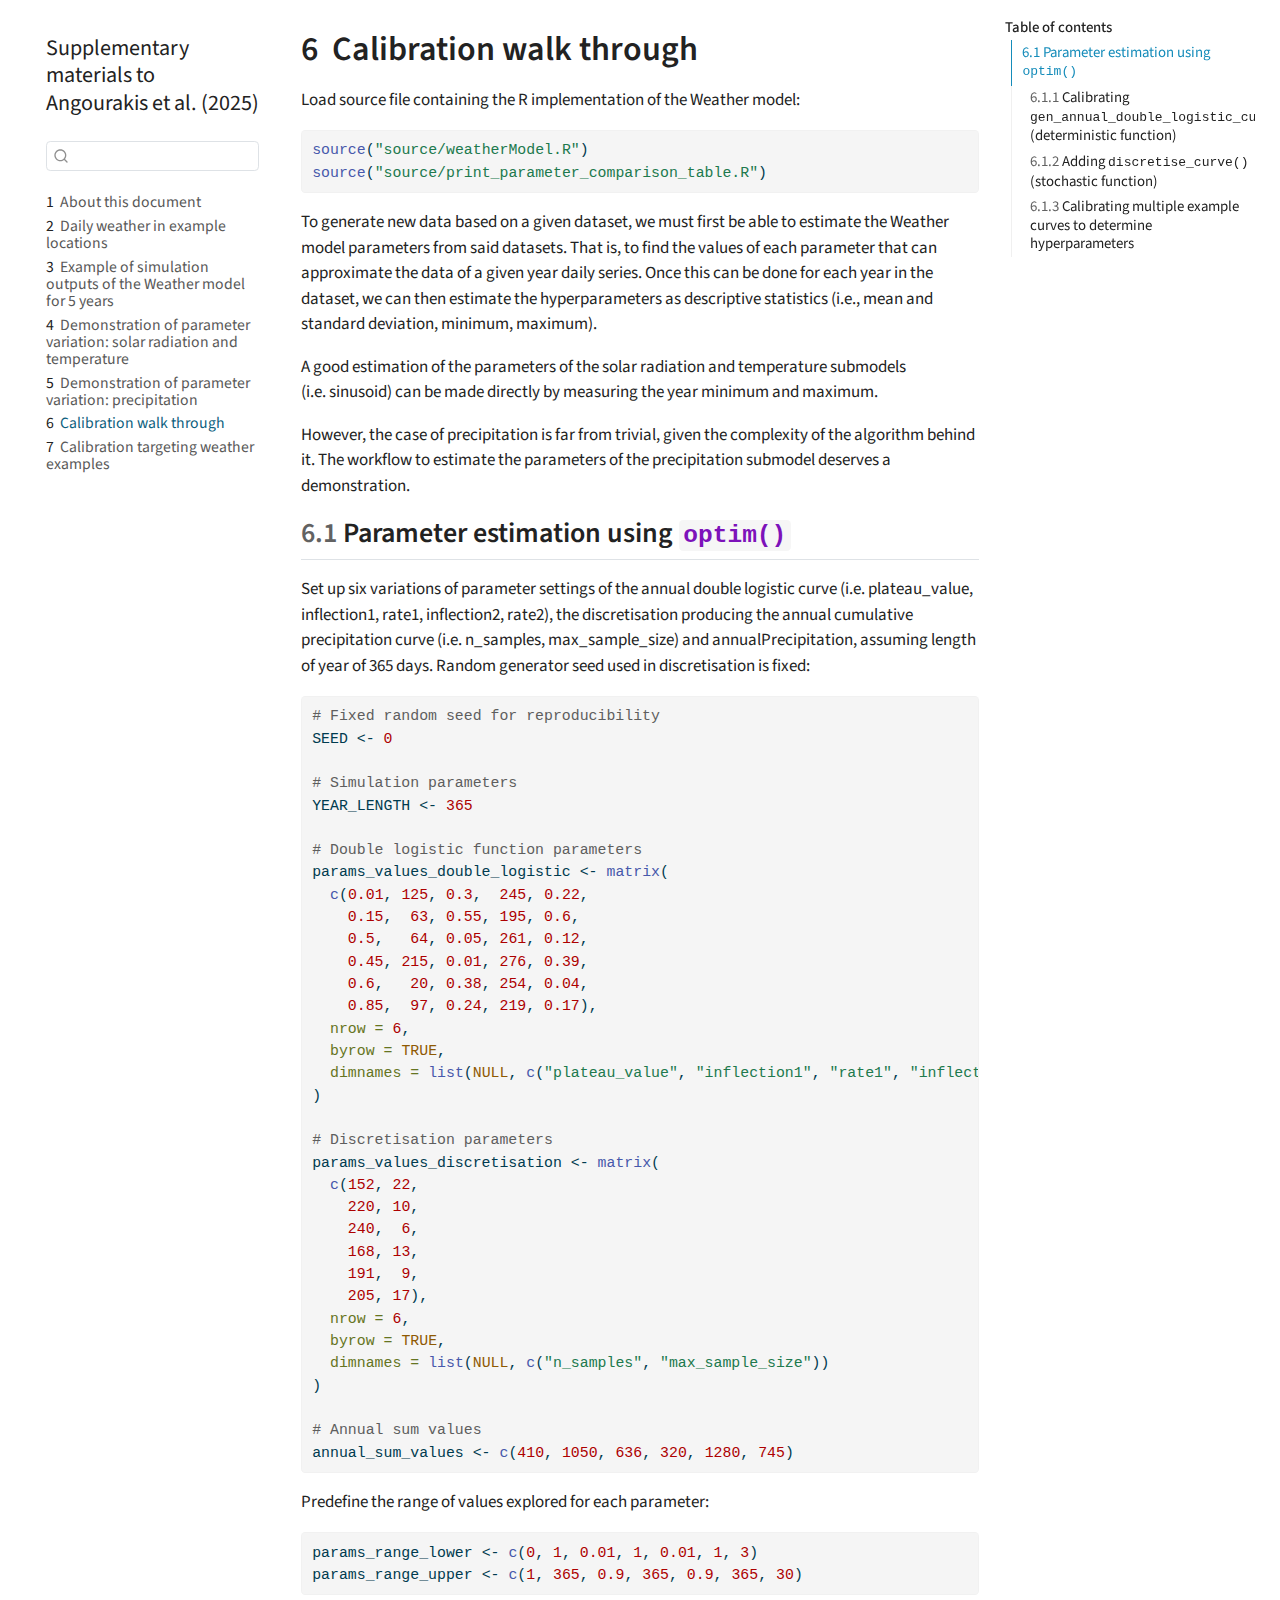
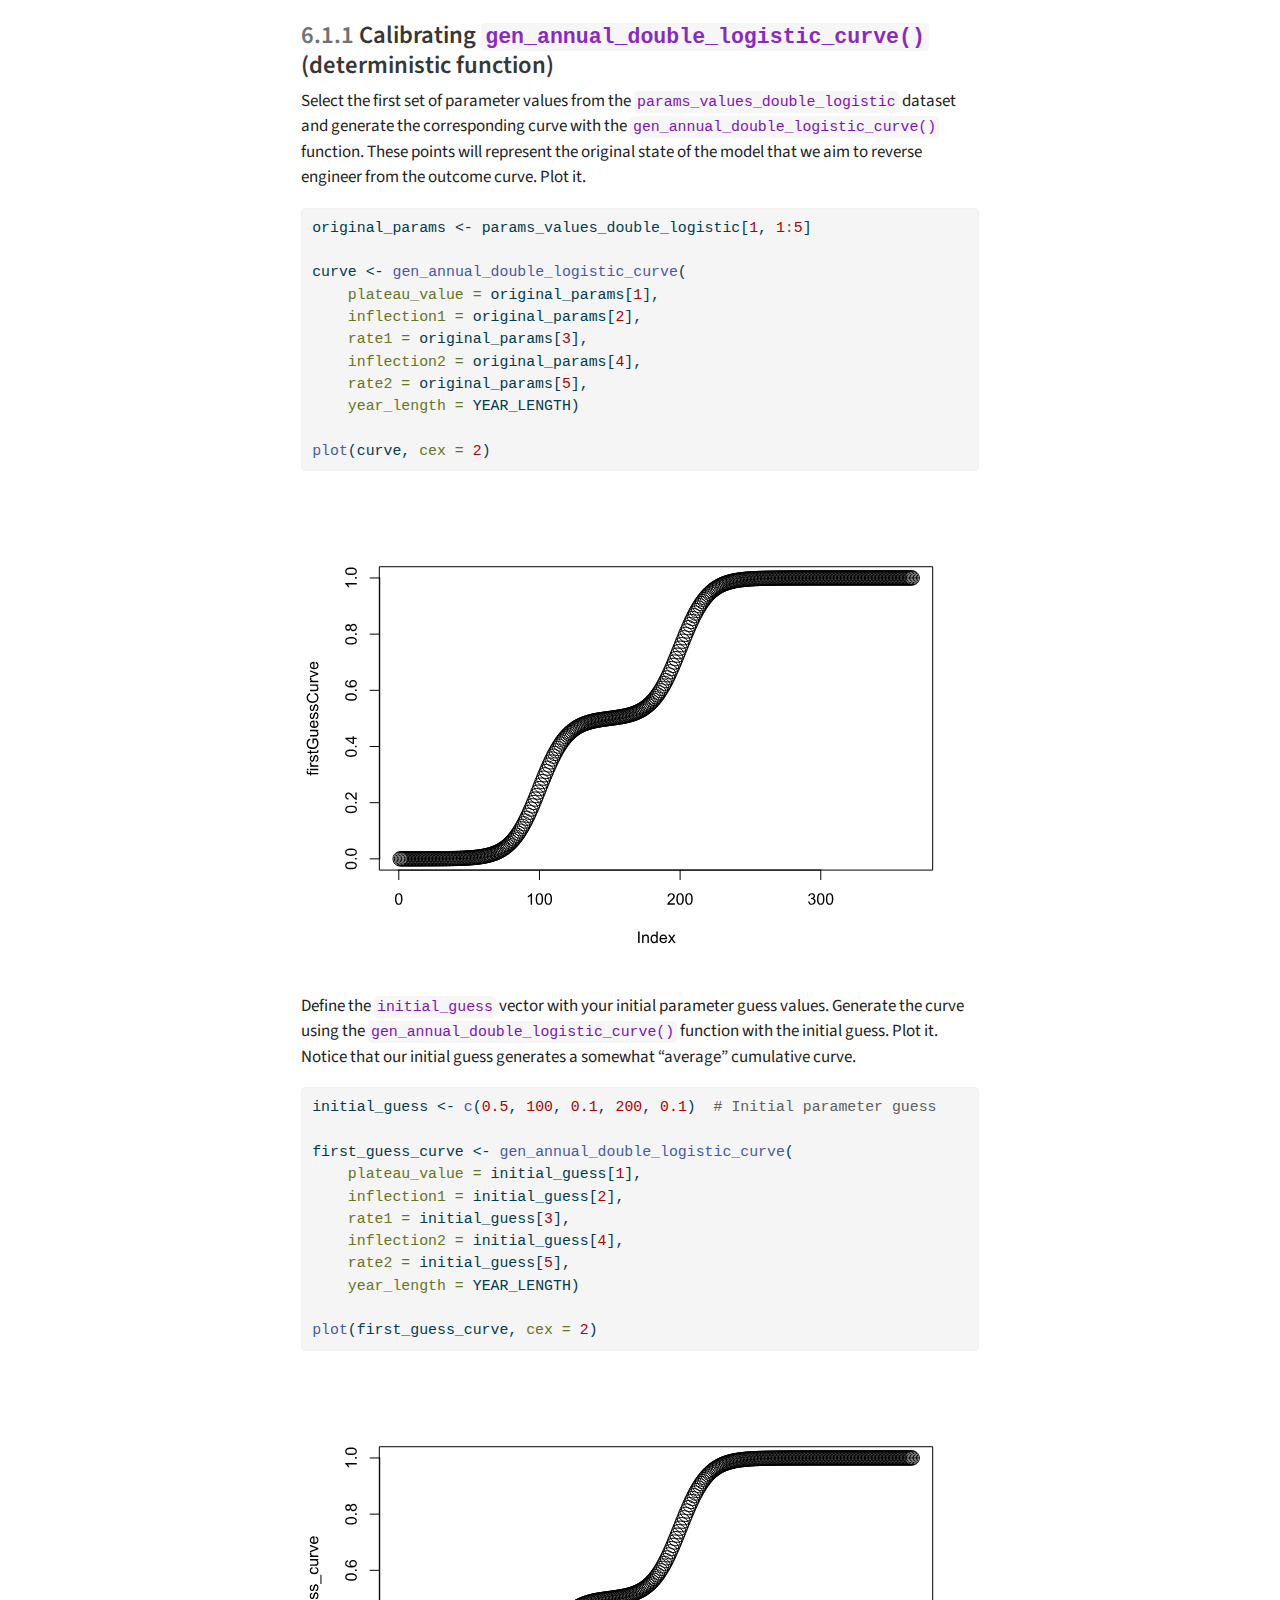
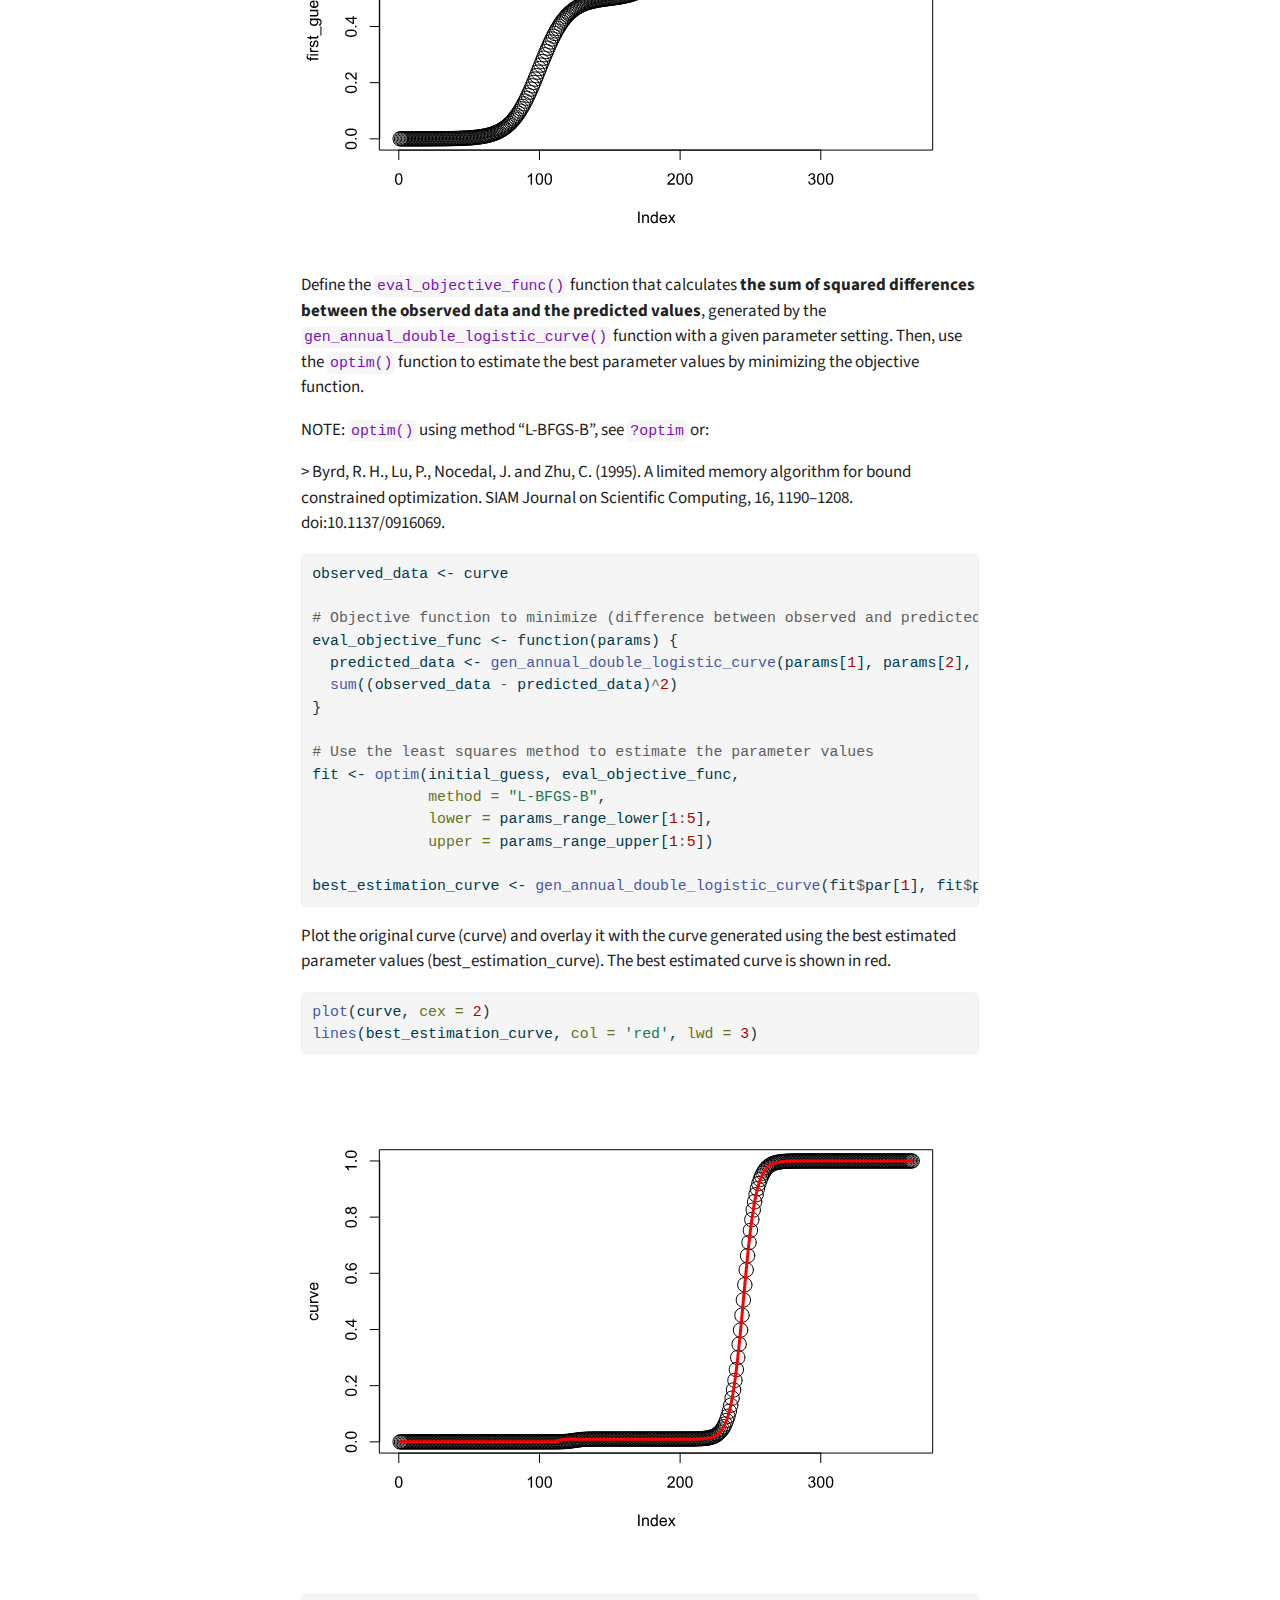
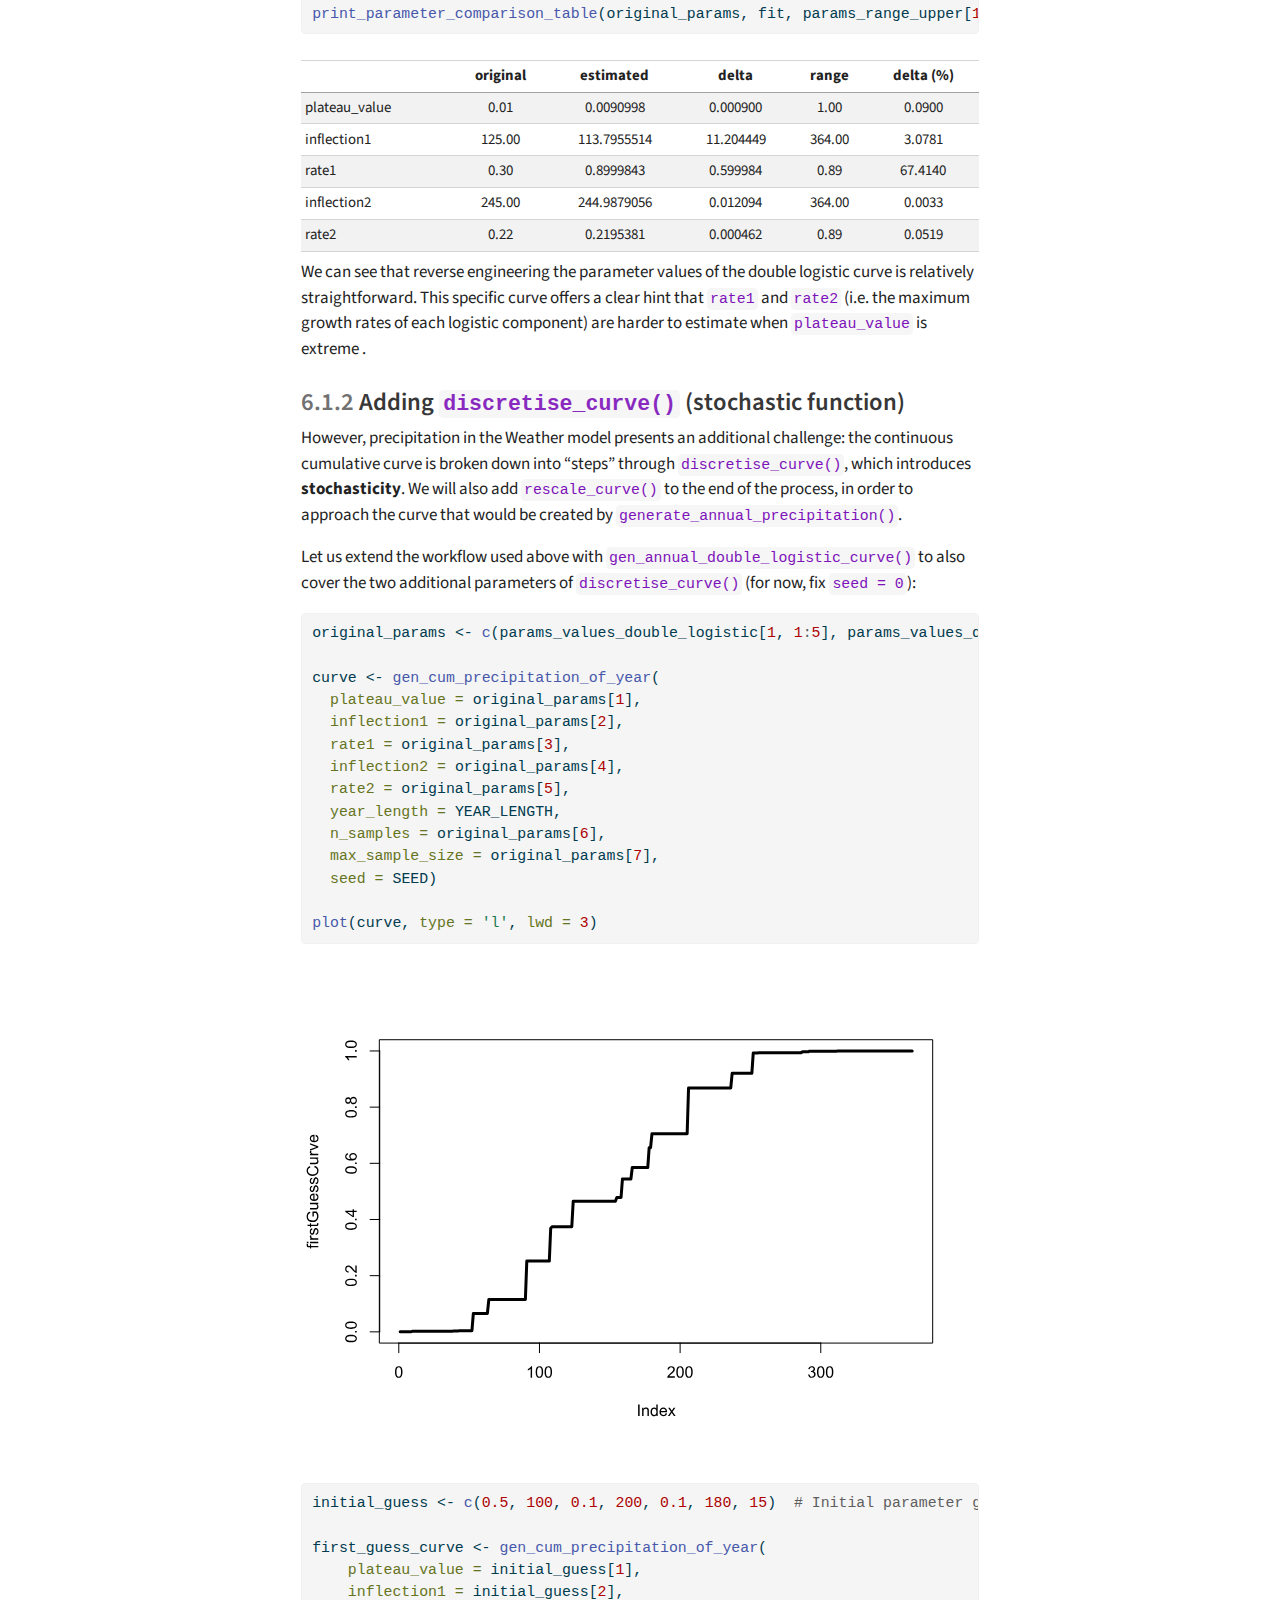
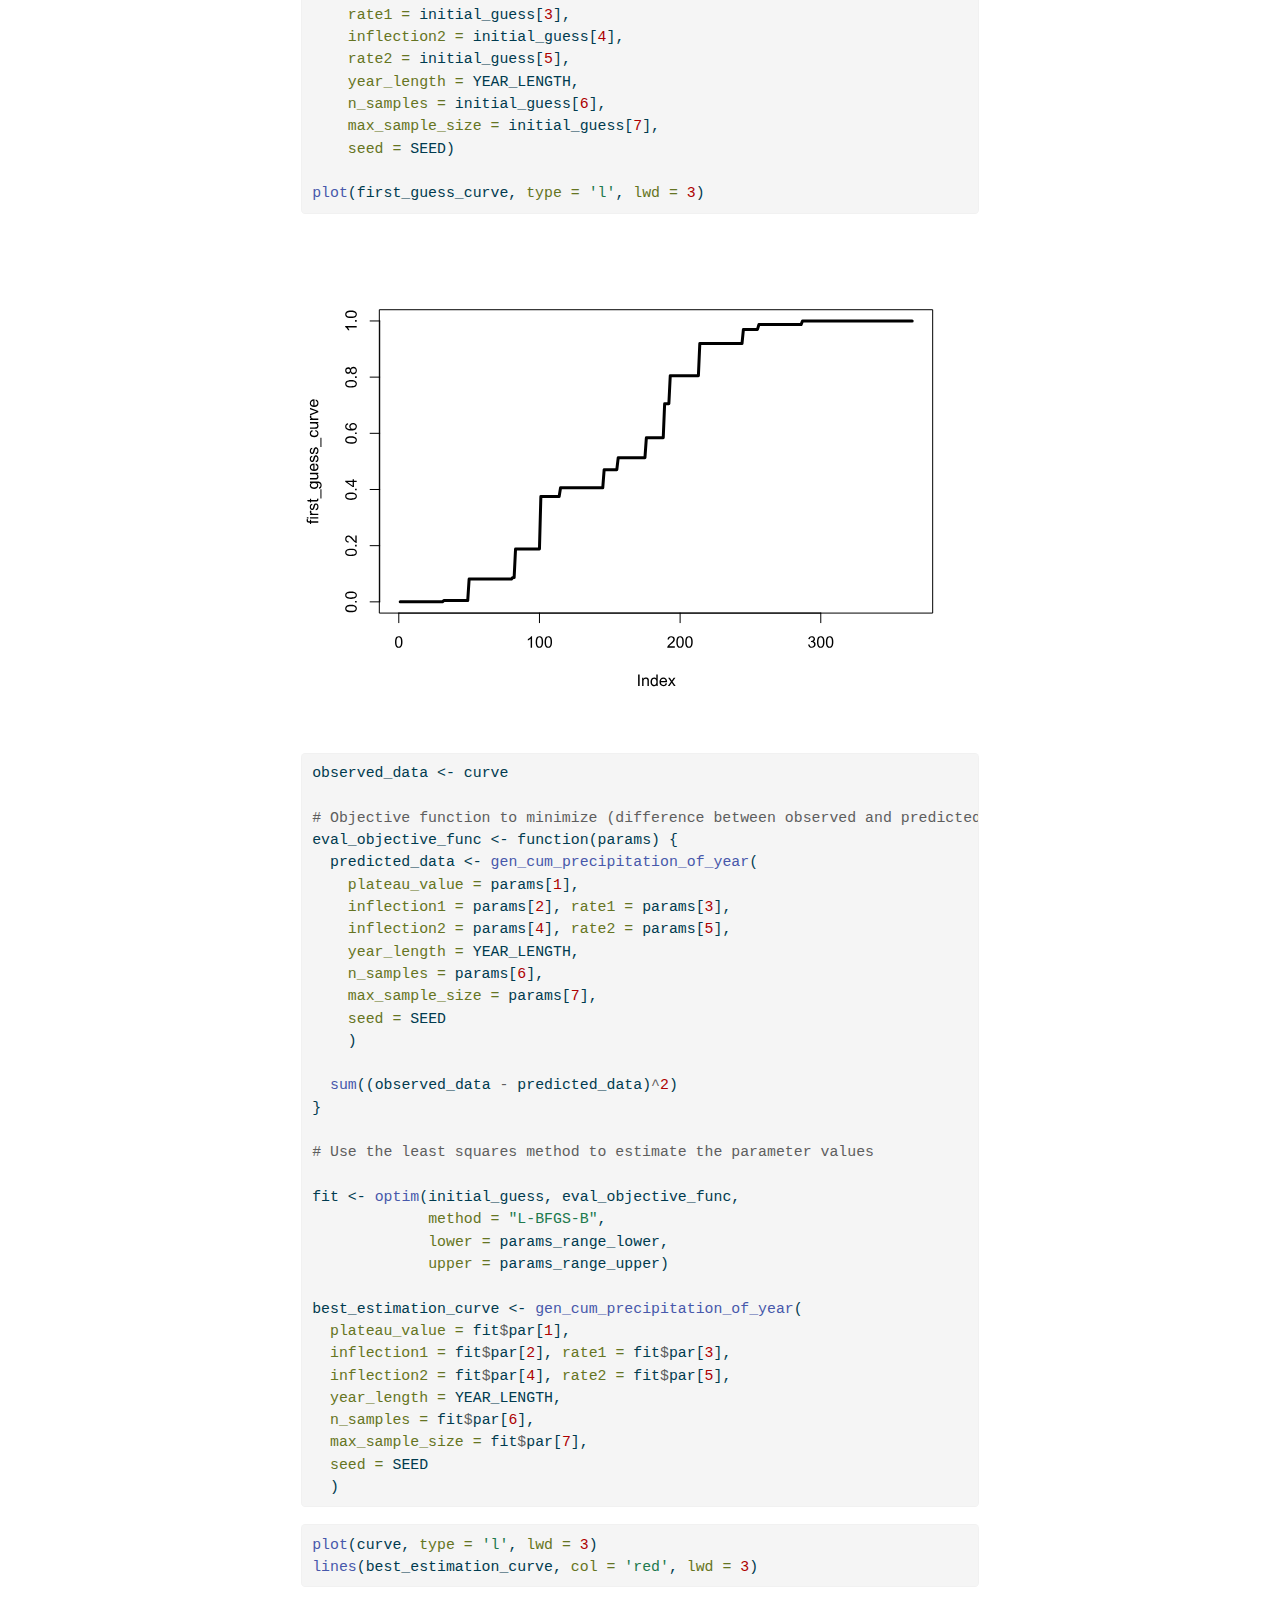
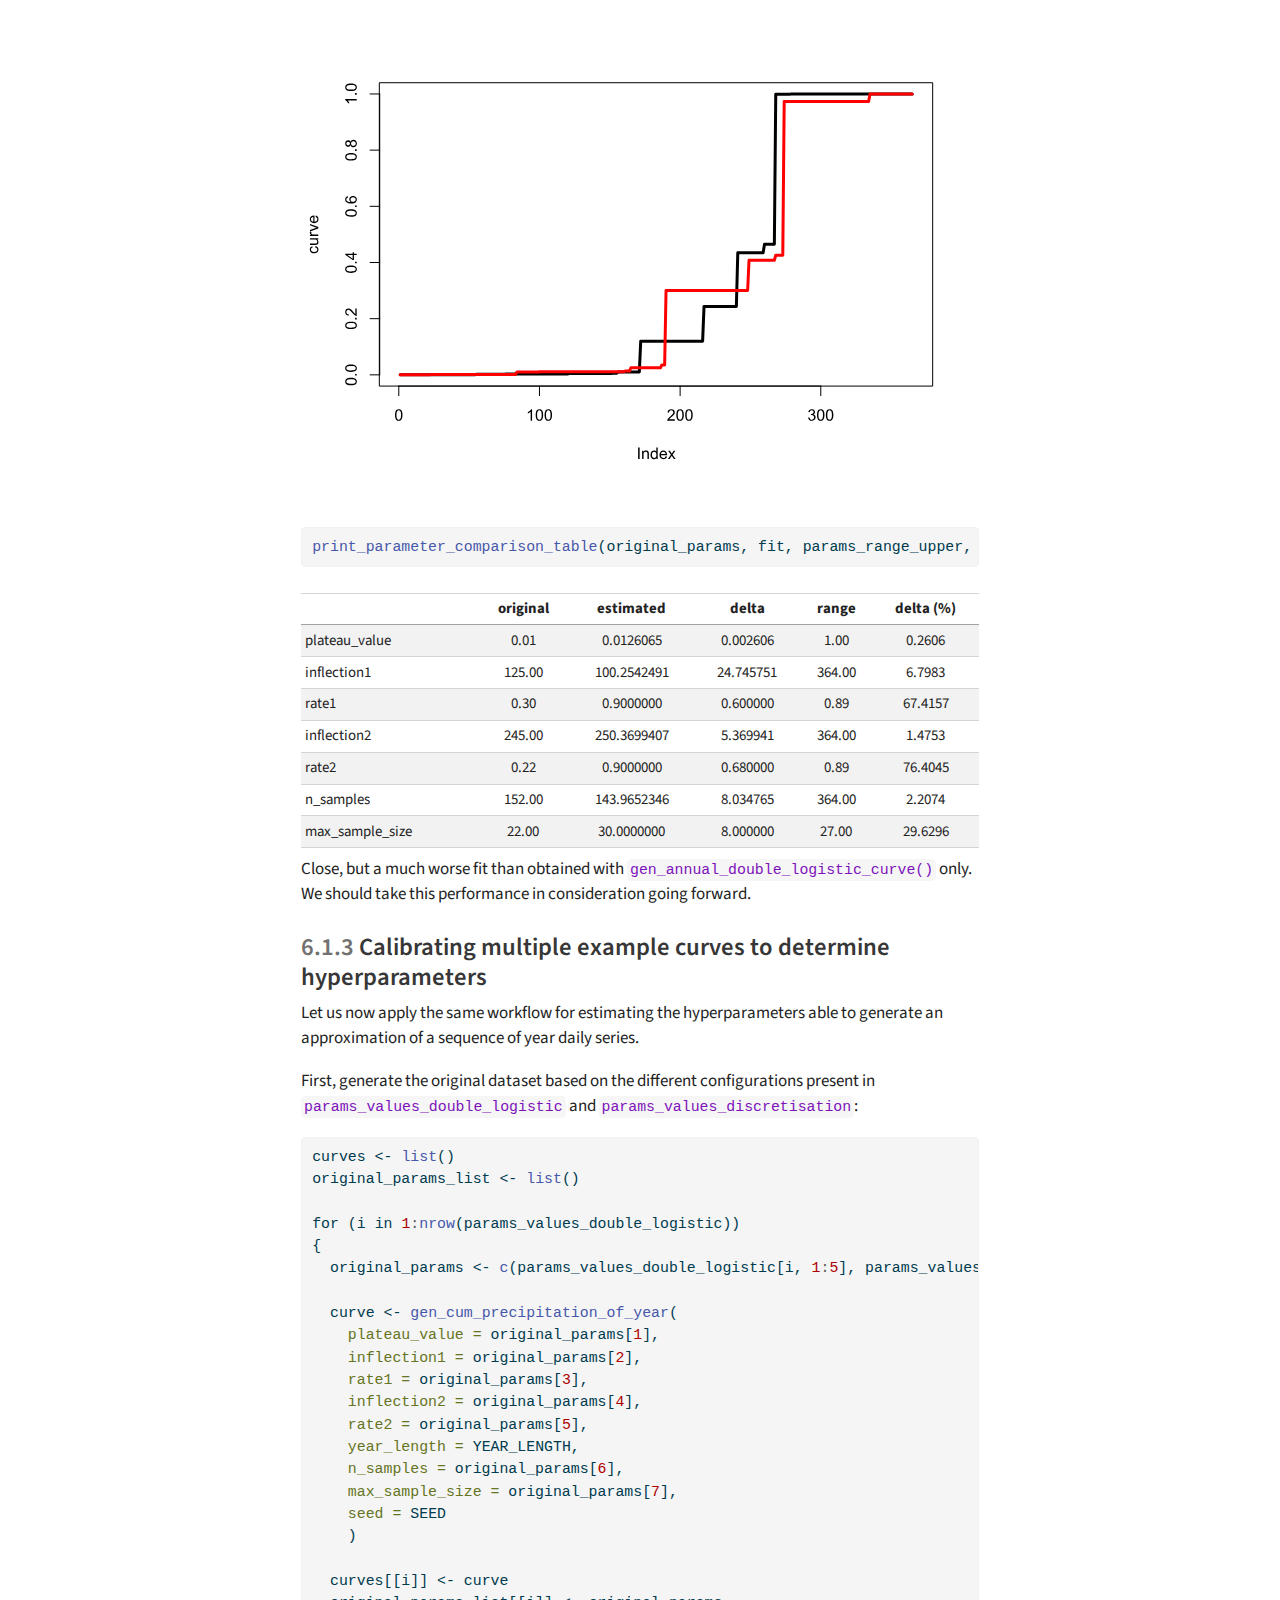
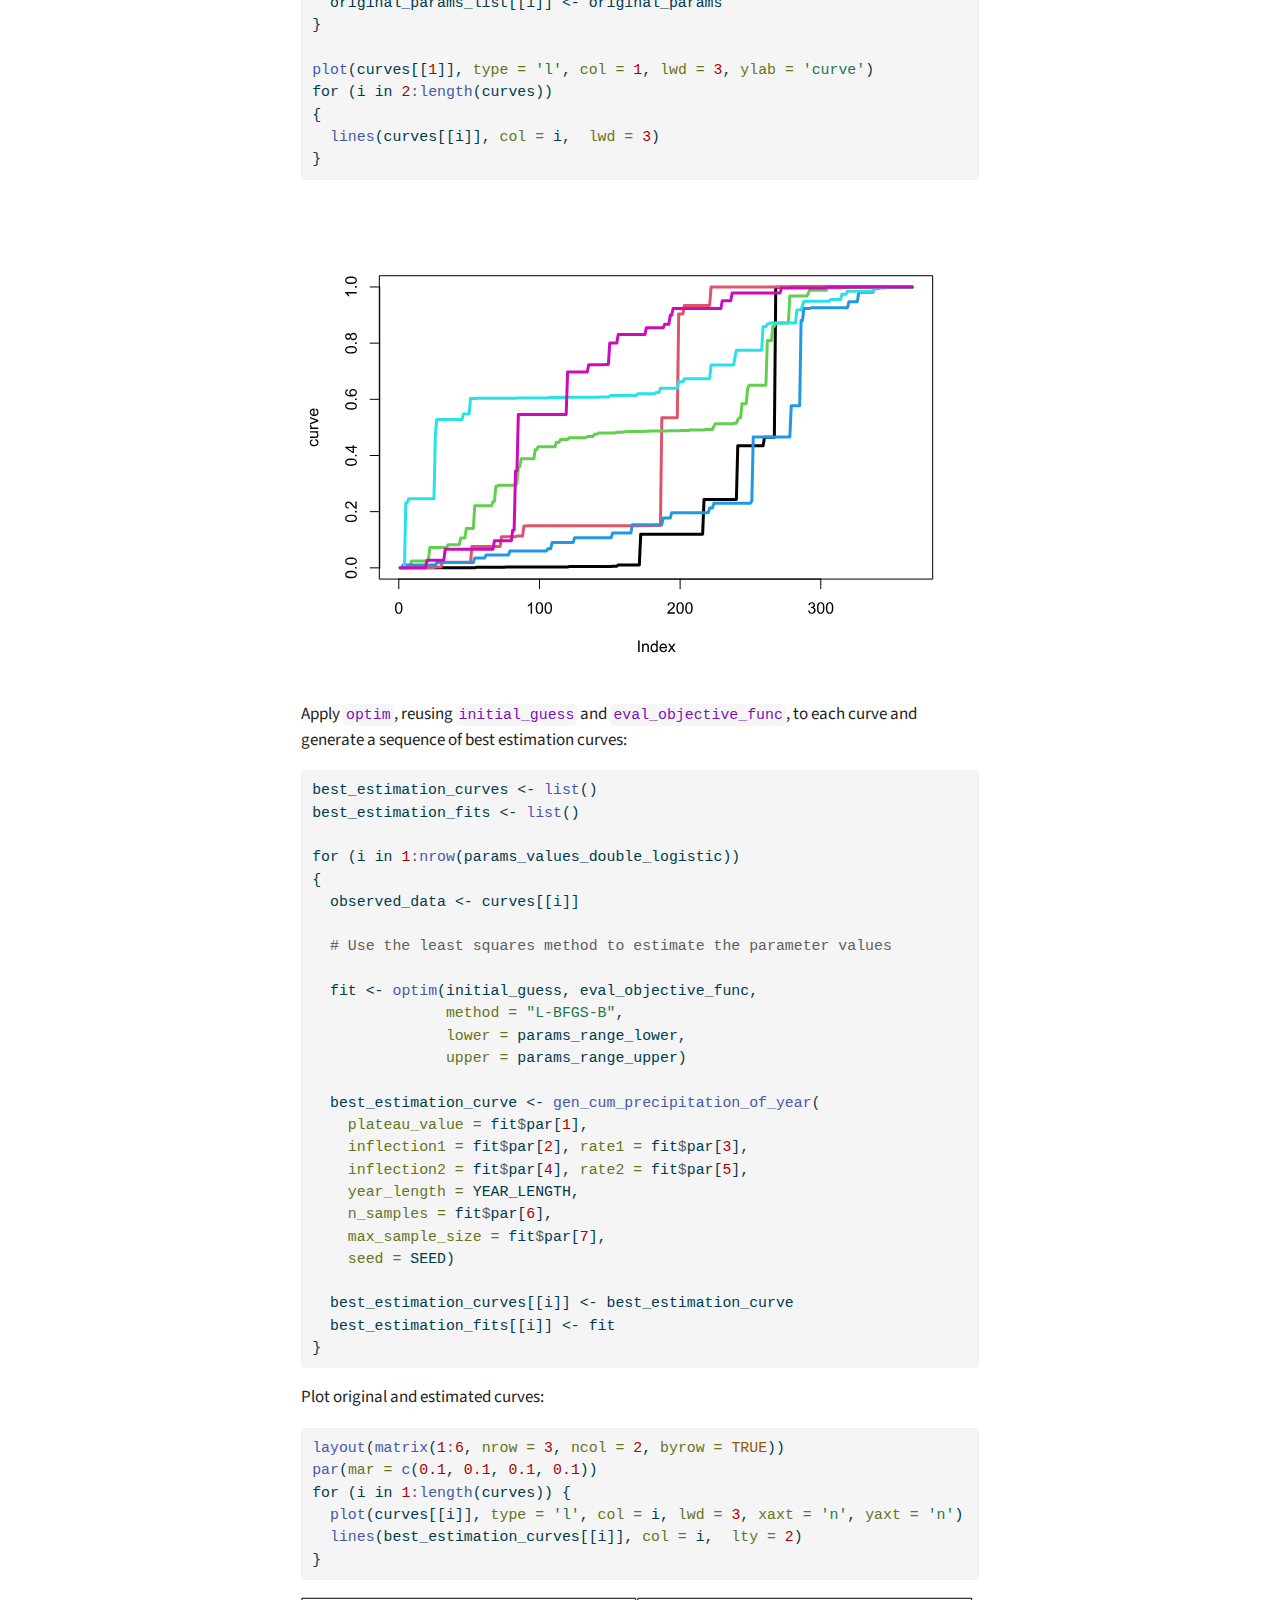
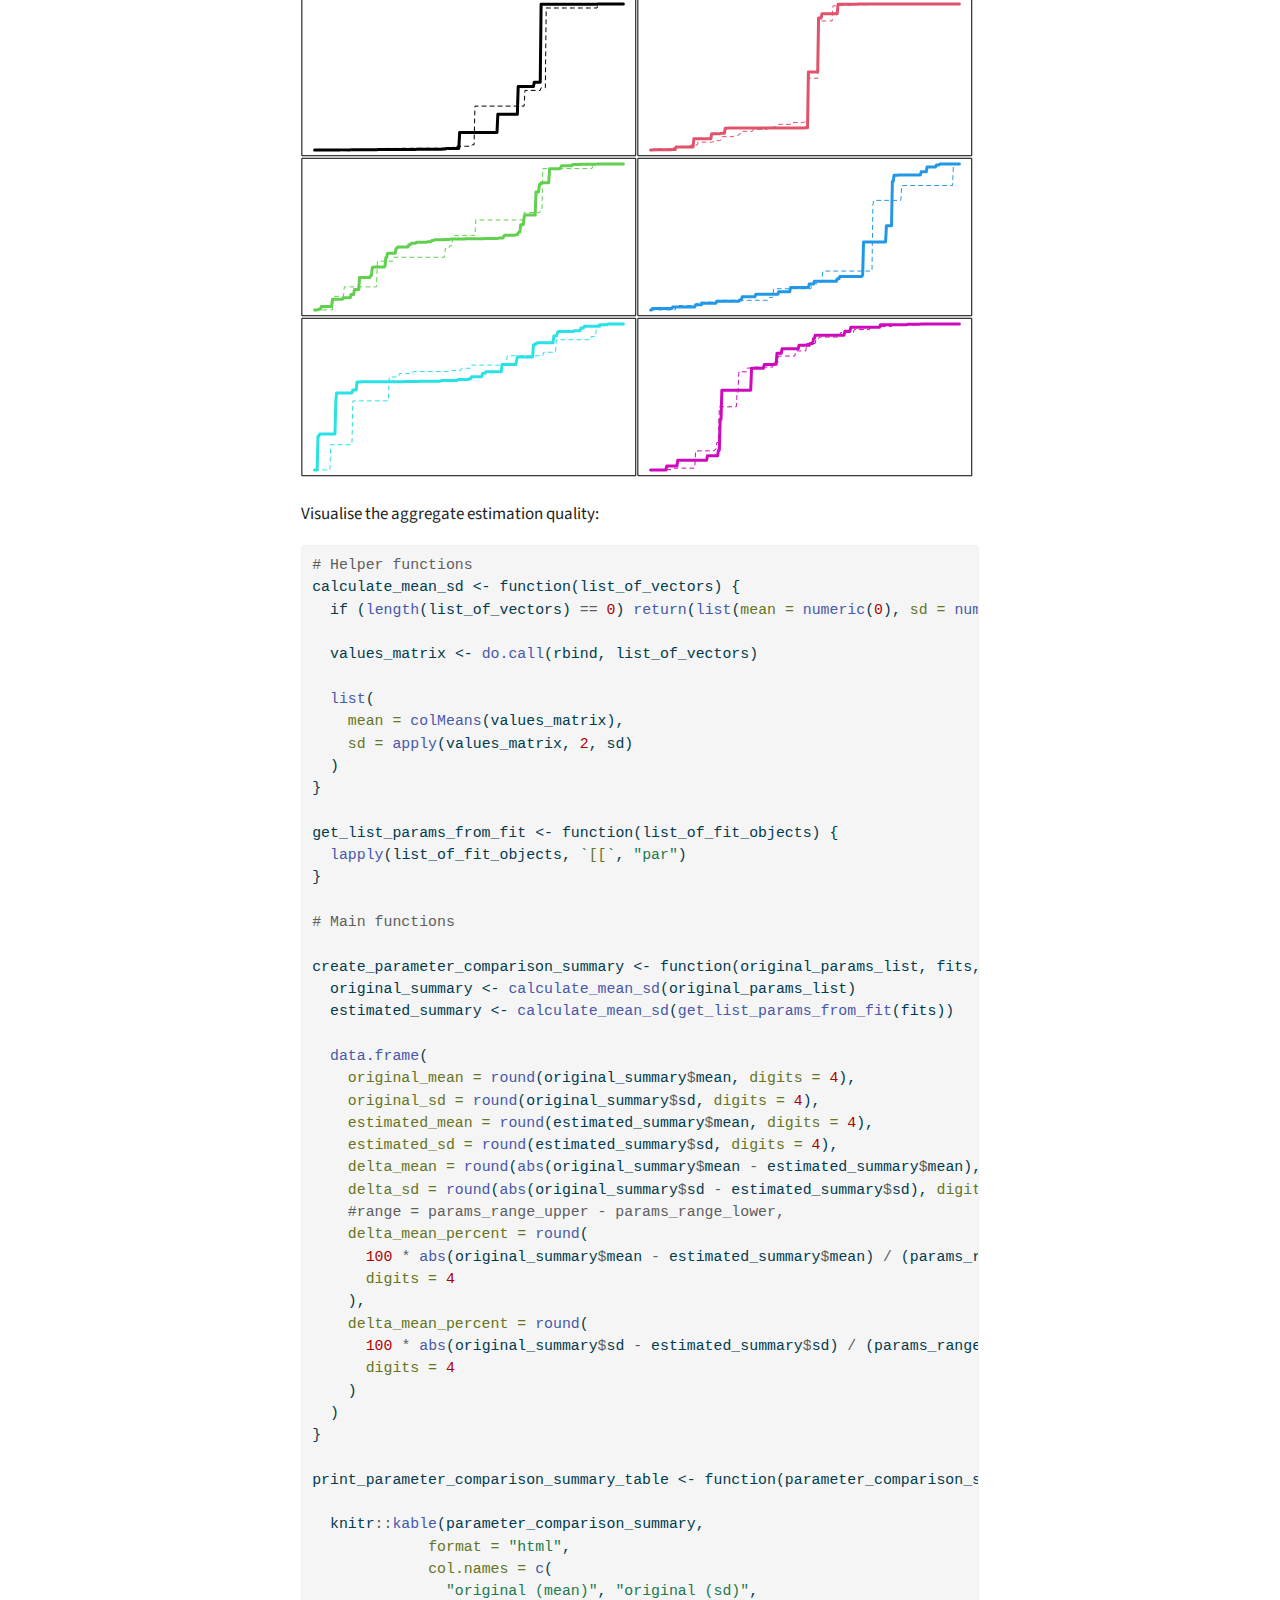
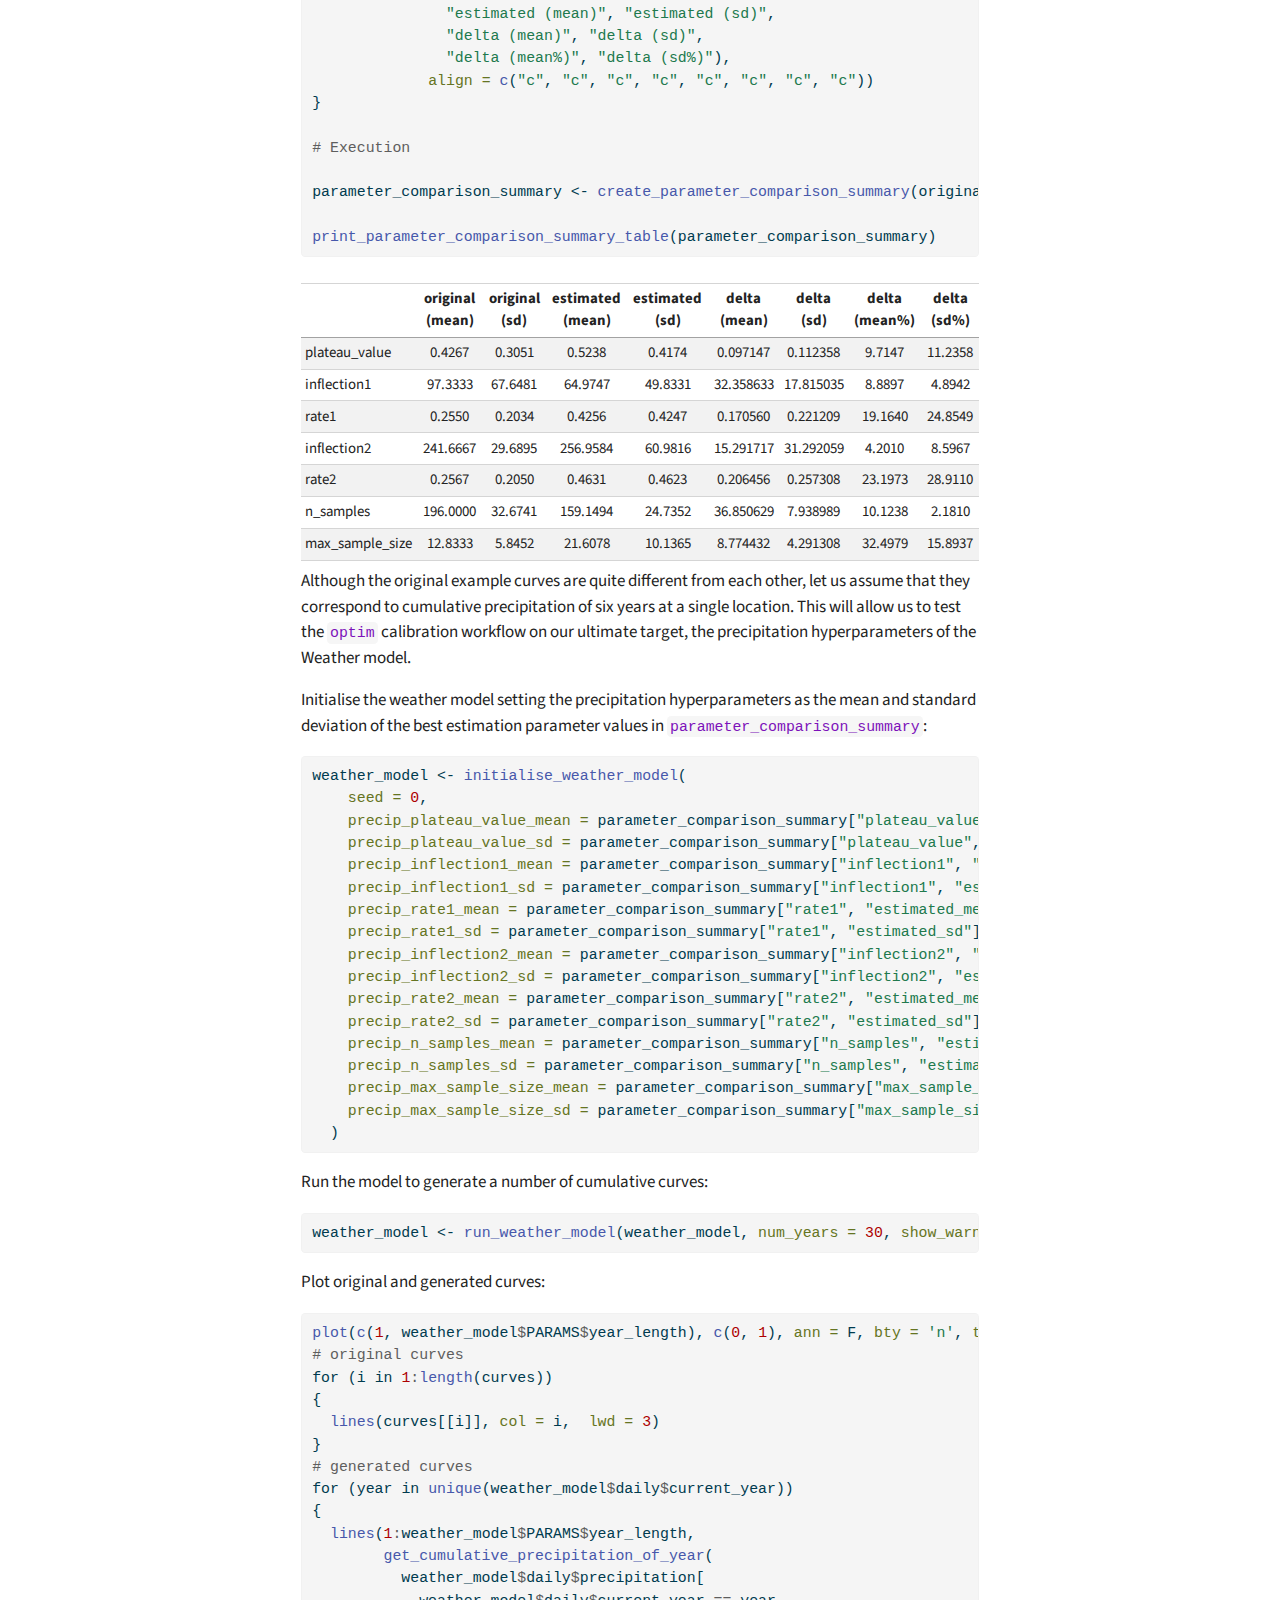
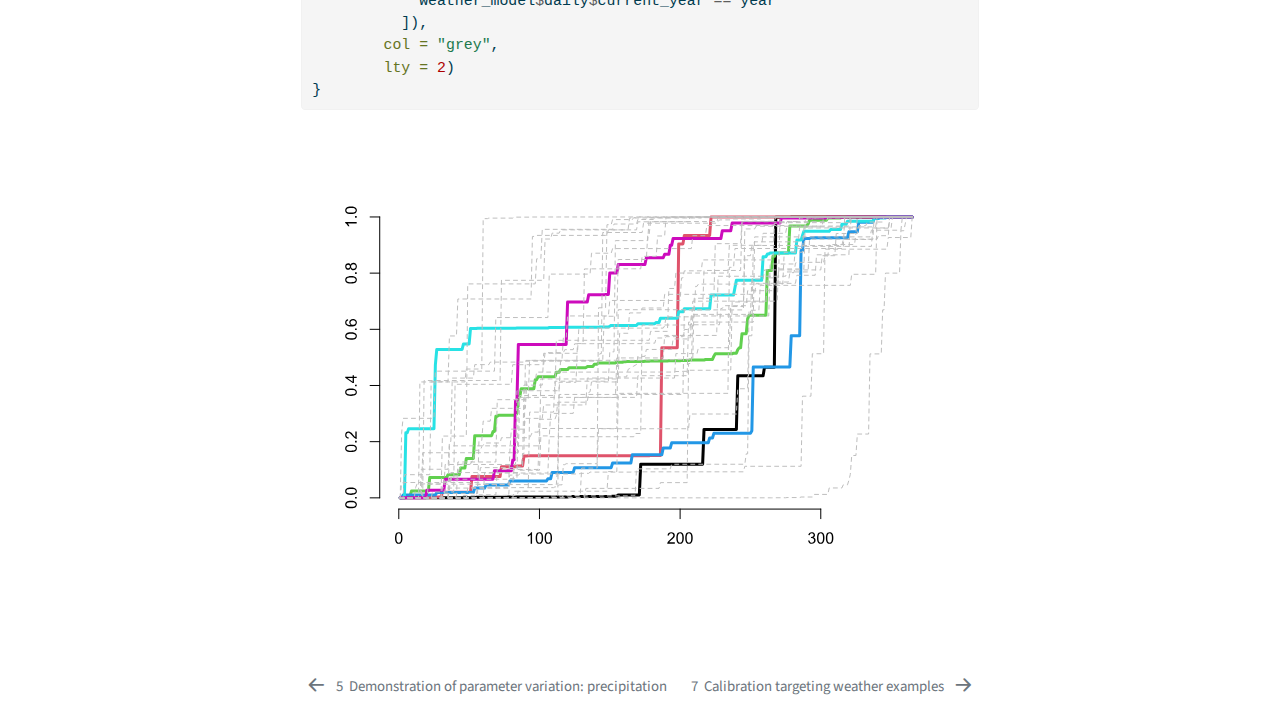
<file: walkthrough-attempts.html>
<!DOCTYPE html>
<html xmlns="http://www.w3.org/1999/xhtml" lang="en" xml:lang="en"><head>

<meta charset="utf-8">
<meta name="generator" content="quarto-1.4.550">

<meta name="viewport" content="width=device-width, initial-scale=1.0, user-scalable=yes">


<title>Supplementary materials to Angourakis et al.&nbsp;(2025) - 6&nbsp; Calibration walk through</title>
<style>
code{white-space: pre-wrap;}
span.smallcaps{font-variant: small-caps;}
div.columns{display: flex; gap: min(4vw, 1.5em);}
div.column{flex: auto; overflow-x: auto;}
div.hanging-indent{margin-left: 1.5em; text-indent: -1.5em;}
ul.task-list{list-style: none;}
ul.task-list li input[type="checkbox"] {
  width: 0.8em;
  margin: 0 0.8em 0.2em -1em; /* quarto-specific, see https://github.com/quarto-dev/quarto-cli/issues/4556 */ 
  vertical-align: middle;
}
/* CSS for syntax highlighting */
pre > code.sourceCode { white-space: pre; position: relative; }
pre > code.sourceCode > span { line-height: 1.25; }
pre > code.sourceCode > span:empty { height: 1.2em; }
.sourceCode { overflow: visible; }
code.sourceCode > span { color: inherit; text-decoration: inherit; }
div.sourceCode { margin: 1em 0; }
pre.sourceCode { margin: 0; }
@media screen {
div.sourceCode { overflow: auto; }
}
@media print {
pre > code.sourceCode { white-space: pre-wrap; }
pre > code.sourceCode > span { text-indent: -5em; padding-left: 5em; }
}
pre.numberSource code
  { counter-reset: source-line 0; }
pre.numberSource code > span
  { position: relative; left: -4em; counter-increment: source-line; }
pre.numberSource code > span > a:first-child::before
  { content: counter(source-line);
    position: relative; left: -1em; text-align: right; vertical-align: baseline;
    border: none; display: inline-block;
    -webkit-touch-callout: none; -webkit-user-select: none;
    -khtml-user-select: none; -moz-user-select: none;
    -ms-user-select: none; user-select: none;
    padding: 0 4px; width: 4em;
  }
pre.numberSource { margin-left: 3em;  padding-left: 4px; }
div.sourceCode
  {   }
@media screen {
pre > code.sourceCode > span > a:first-child::before { text-decoration: underline; }
}
</style>


<script src="site_libs/quarto-nav/quarto-nav.js"></script>
<script src="site_libs/quarto-nav/headroom.min.js"></script>
<script src="site_libs/clipboard/clipboard.min.js"></script>
<script src="site_libs/quarto-search/autocomplete.umd.js"></script>
<script src="site_libs/quarto-search/fuse.min.js"></script>
<script src="site_libs/quarto-search/quarto-search.js"></script>
<meta name="quarto:offset" content="./">
<link href="./best-shot.html" rel="next">
<link href="./precipitation-parameters.html" rel="prev">
<script src="site_libs/quarto-html/quarto.js"></script>
<script src="site_libs/quarto-html/popper.min.js"></script>
<script src="site_libs/quarto-html/tippy.umd.min.js"></script>
<script src="site_libs/quarto-html/anchor.min.js"></script>
<link href="site_libs/quarto-html/tippy.css" rel="stylesheet">
<link href="site_libs/quarto-html/quarto-syntax-highlighting.css" rel="stylesheet" id="quarto-text-highlighting-styles">
<script src="site_libs/bootstrap/bootstrap.min.js"></script>
<link href="site_libs/bootstrap/bootstrap-icons.css" rel="stylesheet">
<link href="site_libs/bootstrap/bootstrap.min.css" rel="stylesheet" id="quarto-bootstrap" data-mode="light">
<script id="quarto-search-options" type="application/json">{
  "location": "sidebar",
  "copy-button": false,
  "collapse-after": 3,
  "panel-placement": "start",
  "type": "textbox",
  "limit": 50,
  "keyboard-shortcut": [
    "f",
    "/",
    "s"
  ],
  "show-item-context": false,
  "language": {
    "search-no-results-text": "No results",
    "search-matching-documents-text": "matching documents",
    "search-copy-link-title": "Copy link to search",
    "search-hide-matches-text": "Hide additional matches",
    "search-more-match-text": "more match in this document",
    "search-more-matches-text": "more matches in this document",
    "search-clear-button-title": "Clear",
    "search-text-placeholder": "",
    "search-detached-cancel-button-title": "Cancel",
    "search-submit-button-title": "Submit",
    "search-label": "Search"
  }
}</script>


</head>

<body class="nav-sidebar floating">

<div id="quarto-search-results"></div>
  <header id="quarto-header" class="headroom fixed-top">
  <nav class="quarto-secondary-nav">
    <div class="container-fluid d-flex">
      <button type="button" class="quarto-btn-toggle btn" data-bs-toggle="collapse" data-bs-target=".quarto-sidebar-collapse-item" aria-controls="quarto-sidebar" aria-expanded="false" aria-label="Toggle sidebar navigation" onclick="if (window.quartoToggleHeadroom) { window.quartoToggleHeadroom(); }">
        <i class="bi bi-layout-text-sidebar-reverse"></i>
      </button>
        <nav class="quarto-page-breadcrumbs" aria-label="breadcrumb"><ol class="breadcrumb"><li class="breadcrumb-item"><a href="./walkthrough-attempts.html"><span class="chapter-number">6</span>&nbsp; <span class="chapter-title">Calibration walk through</span></a></li></ol></nav>
        <a class="flex-grow-1" role="button" data-bs-toggle="collapse" data-bs-target=".quarto-sidebar-collapse-item" aria-controls="quarto-sidebar" aria-expanded="false" aria-label="Toggle sidebar navigation" onclick="if (window.quartoToggleHeadroom) { window.quartoToggleHeadroom(); }">      
        </a>
      <button type="button" class="btn quarto-search-button" aria-label="" onclick="window.quartoOpenSearch();">
        <i class="bi bi-search"></i>
      </button>
    </div>
  </nav>
</header>
<!-- content -->
<div id="quarto-content" class="quarto-container page-columns page-rows-contents page-layout-article">
<!-- sidebar -->
  <nav id="quarto-sidebar" class="sidebar collapse collapse-horizontal quarto-sidebar-collapse-item sidebar-navigation floating overflow-auto">
    <div class="pt-lg-2 mt-2 text-left sidebar-header">
    <div class="sidebar-title mb-0 py-0">
      <a href="./">Supplementary materials to Angourakis et al.&nbsp;(2025)</a> 
    </div>
      </div>
        <div class="mt-2 flex-shrink-0 align-items-center">
        <div class="sidebar-search">
        <div id="quarto-search" class="" title="Search"></div>
        </div>
        </div>
    <div class="sidebar-menu-container"> 
    <ul class="list-unstyled mt-1">
        <li class="sidebar-item">
  <div class="sidebar-item-container"> 
  <a href="./index.html" class="sidebar-item-text sidebar-link">
 <span class="menu-text"><span class="chapter-number">1</span>&nbsp; <span class="chapter-title">About this document</span></span></a>
  </div>
</li>
        <li class="sidebar-item">
  <div class="sidebar-item-container"> 
  <a href="./weather-examples.html" class="sidebar-item-text sidebar-link">
 <span class="menu-text"><span class="chapter-number">2</span>&nbsp; <span class="chapter-title">Daily weather in example locations</span></span></a>
  </div>
</li>
        <li class="sidebar-item">
  <div class="sidebar-item-container"> 
  <a href="./full-model-example.html" class="sidebar-item-text sidebar-link">
 <span class="menu-text"><span class="chapter-number">3</span>&nbsp; <span class="chapter-title">Example of simulation outputs of the Weather model for 5 years</span></span></a>
  </div>
</li>
        <li class="sidebar-item">
  <div class="sidebar-item-container"> 
  <a href="./annual-sinusoid-curve-parameters.html" class="sidebar-item-text sidebar-link">
 <span class="menu-text"><span class="chapter-number">4</span>&nbsp; <span class="chapter-title">Demonstration of parameter variation: solar radiation and temperature</span></span></a>
  </div>
</li>
        <li class="sidebar-item">
  <div class="sidebar-item-container"> 
  <a href="./precipitation-parameters.html" class="sidebar-item-text sidebar-link">
 <span class="menu-text"><span class="chapter-number">5</span>&nbsp; <span class="chapter-title">Demonstration of parameter variation: precipitation</span></span></a>
  </div>
</li>
        <li class="sidebar-item">
  <div class="sidebar-item-container"> 
  <a href="./walkthrough-attempts.html" class="sidebar-item-text sidebar-link active">
 <span class="menu-text"><span class="chapter-number">6</span>&nbsp; <span class="chapter-title">Calibration walk through</span></span></a>
  </div>
</li>
        <li class="sidebar-item">
  <div class="sidebar-item-container"> 
  <a href="./best-shot.html" class="sidebar-item-text sidebar-link">
 <span class="menu-text"><span class="chapter-number">7</span>&nbsp; <span class="chapter-title">Calibration targeting weather examples</span></span></a>
  </div>
</li>
    </ul>
    </div>
</nav>
<div id="quarto-sidebar-glass" class="quarto-sidebar-collapse-item" data-bs-toggle="collapse" data-bs-target=".quarto-sidebar-collapse-item"></div>
<!-- margin-sidebar -->
    <div id="quarto-margin-sidebar" class="sidebar margin-sidebar">
        <nav id="TOC" role="doc-toc" class="toc-active">
    <h2 id="toc-title">Table of contents</h2>
   
  <ul>
  <li><a href="#parameter-estimation-using-optim" id="toc-parameter-estimation-using-optim" class="nav-link active" data-scroll-target="#parameter-estimation-using-optim"><span class="header-section-number">6.1</span> Parameter estimation using <code>optim()</code></a>
  <ul class="collapse">
  <li><a href="#calibrating-gen_annual_double_logistic_curve-deterministic-function" id="toc-calibrating-gen_annual_double_logistic_curve-deterministic-function" class="nav-link" data-scroll-target="#calibrating-gen_annual_double_logistic_curve-deterministic-function"><span class="header-section-number">6.1.1</span> Calibrating <code>gen_annual_double_logistic_curve()</code> (deterministic function)</a></li>
  <li><a href="#adding-discretise_curve-stochastic-function" id="toc-adding-discretise_curve-stochastic-function" class="nav-link" data-scroll-target="#adding-discretise_curve-stochastic-function"><span class="header-section-number">6.1.2</span> Adding <code>discretise_curve()</code> (stochastic function)</a></li>
  <li><a href="#calibrating-multiple-example-curves-to-determine-hyperparameters" id="toc-calibrating-multiple-example-curves-to-determine-hyperparameters" class="nav-link" data-scroll-target="#calibrating-multiple-example-curves-to-determine-hyperparameters"><span class="header-section-number">6.1.3</span> Calibrating multiple example curves to determine hyperparameters</a></li>
  </ul></li>
  </ul>
</nav>
    </div>
<!-- main -->
<main class="content" id="quarto-document-content">

<header id="title-block-header" class="quarto-title-block default">
<div class="quarto-title">
<h1 class="title"><span class="chapter-number">6</span>&nbsp; <span class="chapter-title">Calibration walk through</span></h1>
</div>



<div class="quarto-title-meta">

    
  
    
  </div>
  


</header>


<p>Load source file containing the R implementation of the Weather model:</p>
<div class="cell">
<div class="sourceCode cell-code" id="cb1"><pre class="sourceCode r code-with-copy"><code class="sourceCode r"><span id="cb1-1"><a href="#cb1-1" aria-hidden="true" tabindex="-1"></a><span class="fu">source</span>(<span class="st">"source/weatherModel.R"</span>)</span>
<span id="cb1-2"><a href="#cb1-2" aria-hidden="true" tabindex="-1"></a><span class="fu">source</span>(<span class="st">"source/print_parameter_comparison_table.R"</span>)</span></code><button title="Copy to Clipboard" class="code-copy-button"><i class="bi"></i></button></pre></div>
</div>
<p>To generate new data based on a given dataset, we must first be able to estimate the Weather model parameters from said datasets. That is, to find the values of each parameter that can approximate the data of a given year daily series. Once this can be done for each year in the dataset, we can then estimate the hyperparameters as descriptive statistics (i.e., mean and standard deviation, minimum, maximum).</p>
<p>A good estimation of the parameters of the solar radiation and temperature submodels (i.e.&nbsp;sinusoid) can be made directly by measuring the year minimum and maximum.</p>
<p>However, the case of precipitation is far from trivial, given the complexity of the algorithm behind it. The workflow to estimate the parameters of the precipitation submodel deserves a demonstration.</p>
<section id="parameter-estimation-using-optim" class="level2" data-number="6.1">
<h2 data-number="6.1" class="anchored" data-anchor-id="parameter-estimation-using-optim"><span class="header-section-number">6.1</span> Parameter estimation using <code>optim()</code></h2>
<p>Set up six variations of parameter settings of the annual double logistic curve (i.e.&nbsp;plateau_value, inflection1, rate1, inflection2, rate2), the discretisation producing the annual cumulative precipitation curve (i.e.&nbsp;n_samples, max_sample_size) and annualPrecipitation, assuming length of year of 365 days. Random generator seed used in discretisation is fixed:</p>
<div class="cell">
<div class="sourceCode cell-code" id="cb2"><pre class="sourceCode r code-with-copy"><code class="sourceCode r"><span id="cb2-1"><a href="#cb2-1" aria-hidden="true" tabindex="-1"></a><span class="co"># Fixed random seed for reproducibility</span></span>
<span id="cb2-2"><a href="#cb2-2" aria-hidden="true" tabindex="-1"></a>SEED <span class="ot">&lt;-</span> <span class="dv">0</span></span>
<span id="cb2-3"><a href="#cb2-3" aria-hidden="true" tabindex="-1"></a></span>
<span id="cb2-4"><a href="#cb2-4" aria-hidden="true" tabindex="-1"></a><span class="co"># Simulation parameters</span></span>
<span id="cb2-5"><a href="#cb2-5" aria-hidden="true" tabindex="-1"></a>YEAR_LENGTH <span class="ot">&lt;-</span> <span class="dv">365</span></span>
<span id="cb2-6"><a href="#cb2-6" aria-hidden="true" tabindex="-1"></a></span>
<span id="cb2-7"><a href="#cb2-7" aria-hidden="true" tabindex="-1"></a><span class="co"># Double logistic function parameters</span></span>
<span id="cb2-8"><a href="#cb2-8" aria-hidden="true" tabindex="-1"></a>params_values_double_logistic <span class="ot">&lt;-</span> <span class="fu">matrix</span>(</span>
<span id="cb2-9"><a href="#cb2-9" aria-hidden="true" tabindex="-1"></a>  <span class="fu">c</span>(<span class="fl">0.01</span>, <span class="dv">125</span>, <span class="fl">0.3</span>,  <span class="dv">245</span>, <span class="fl">0.22</span>,</span>
<span id="cb2-10"><a href="#cb2-10" aria-hidden="true" tabindex="-1"></a>    <span class="fl">0.15</span>,  <span class="dv">63</span>, <span class="fl">0.55</span>, <span class="dv">195</span>, <span class="fl">0.6</span>,</span>
<span id="cb2-11"><a href="#cb2-11" aria-hidden="true" tabindex="-1"></a>    <span class="fl">0.5</span>,   <span class="dv">64</span>, <span class="fl">0.05</span>, <span class="dv">261</span>, <span class="fl">0.12</span>,</span>
<span id="cb2-12"><a href="#cb2-12" aria-hidden="true" tabindex="-1"></a>    <span class="fl">0.45</span>, <span class="dv">215</span>, <span class="fl">0.01</span>, <span class="dv">276</span>, <span class="fl">0.39</span>,</span>
<span id="cb2-13"><a href="#cb2-13" aria-hidden="true" tabindex="-1"></a>    <span class="fl">0.6</span>,   <span class="dv">20</span>, <span class="fl">0.38</span>, <span class="dv">254</span>, <span class="fl">0.04</span>,</span>
<span id="cb2-14"><a href="#cb2-14" aria-hidden="true" tabindex="-1"></a>    <span class="fl">0.85</span>,  <span class="dv">97</span>, <span class="fl">0.24</span>, <span class="dv">219</span>, <span class="fl">0.17</span>),</span>
<span id="cb2-15"><a href="#cb2-15" aria-hidden="true" tabindex="-1"></a>  <span class="at">nrow =</span> <span class="dv">6</span>,</span>
<span id="cb2-16"><a href="#cb2-16" aria-hidden="true" tabindex="-1"></a>  <span class="at">byrow =</span> <span class="cn">TRUE</span>,</span>
<span id="cb2-17"><a href="#cb2-17" aria-hidden="true" tabindex="-1"></a>  <span class="at">dimnames =</span> <span class="fu">list</span>(<span class="cn">NULL</span>, <span class="fu">c</span>(<span class="st">"plateau_value"</span>, <span class="st">"inflection1"</span>, <span class="st">"rate1"</span>, <span class="st">"inflection2"</span>, <span class="st">"rate2"</span>))</span>
<span id="cb2-18"><a href="#cb2-18" aria-hidden="true" tabindex="-1"></a>)</span>
<span id="cb2-19"><a href="#cb2-19" aria-hidden="true" tabindex="-1"></a></span>
<span id="cb2-20"><a href="#cb2-20" aria-hidden="true" tabindex="-1"></a><span class="co"># Discretisation parameters</span></span>
<span id="cb2-21"><a href="#cb2-21" aria-hidden="true" tabindex="-1"></a>params_values_discretisation <span class="ot">&lt;-</span> <span class="fu">matrix</span>(</span>
<span id="cb2-22"><a href="#cb2-22" aria-hidden="true" tabindex="-1"></a>  <span class="fu">c</span>(<span class="dv">152</span>, <span class="dv">22</span>,</span>
<span id="cb2-23"><a href="#cb2-23" aria-hidden="true" tabindex="-1"></a>    <span class="dv">220</span>, <span class="dv">10</span>,</span>
<span id="cb2-24"><a href="#cb2-24" aria-hidden="true" tabindex="-1"></a>    <span class="dv">240</span>,  <span class="dv">6</span>,</span>
<span id="cb2-25"><a href="#cb2-25" aria-hidden="true" tabindex="-1"></a>    <span class="dv">168</span>, <span class="dv">13</span>,</span>
<span id="cb2-26"><a href="#cb2-26" aria-hidden="true" tabindex="-1"></a>    <span class="dv">191</span>,  <span class="dv">9</span>,</span>
<span id="cb2-27"><a href="#cb2-27" aria-hidden="true" tabindex="-1"></a>    <span class="dv">205</span>, <span class="dv">17</span>),</span>
<span id="cb2-28"><a href="#cb2-28" aria-hidden="true" tabindex="-1"></a>  <span class="at">nrow =</span> <span class="dv">6</span>,</span>
<span id="cb2-29"><a href="#cb2-29" aria-hidden="true" tabindex="-1"></a>  <span class="at">byrow =</span> <span class="cn">TRUE</span>,</span>
<span id="cb2-30"><a href="#cb2-30" aria-hidden="true" tabindex="-1"></a>  <span class="at">dimnames =</span> <span class="fu">list</span>(<span class="cn">NULL</span>, <span class="fu">c</span>(<span class="st">"n_samples"</span>, <span class="st">"max_sample_size"</span>))</span>
<span id="cb2-31"><a href="#cb2-31" aria-hidden="true" tabindex="-1"></a>)</span>
<span id="cb2-32"><a href="#cb2-32" aria-hidden="true" tabindex="-1"></a></span>
<span id="cb2-33"><a href="#cb2-33" aria-hidden="true" tabindex="-1"></a><span class="co"># Annual sum values</span></span>
<span id="cb2-34"><a href="#cb2-34" aria-hidden="true" tabindex="-1"></a>annual_sum_values <span class="ot">&lt;-</span> <span class="fu">c</span>(<span class="dv">410</span>, <span class="dv">1050</span>, <span class="dv">636</span>, <span class="dv">320</span>, <span class="dv">1280</span>, <span class="dv">745</span>)</span></code><button title="Copy to Clipboard" class="code-copy-button"><i class="bi"></i></button></pre></div>
</div>
<p>Predefine the range of values explored for each parameter:</p>
<div class="cell">
<div class="sourceCode cell-code" id="cb3"><pre class="sourceCode r code-with-copy"><code class="sourceCode r"><span id="cb3-1"><a href="#cb3-1" aria-hidden="true" tabindex="-1"></a>params_range_lower <span class="ot">&lt;-</span> <span class="fu">c</span>(<span class="dv">0</span>, <span class="dv">1</span>, <span class="fl">0.01</span>, <span class="dv">1</span>, <span class="fl">0.01</span>, <span class="dv">1</span>, <span class="dv">3</span>)</span>
<span id="cb3-2"><a href="#cb3-2" aria-hidden="true" tabindex="-1"></a>params_range_upper <span class="ot">&lt;-</span> <span class="fu">c</span>(<span class="dv">1</span>, <span class="dv">365</span>, <span class="fl">0.9</span>, <span class="dv">365</span>, <span class="fl">0.9</span>, <span class="dv">365</span>, <span class="dv">30</span>)</span></code><button title="Copy to Clipboard" class="code-copy-button"><i class="bi"></i></button></pre></div>
</div>
<section id="calibrating-gen_annual_double_logistic_curve-deterministic-function" class="level3" data-number="6.1.1">
<h3 data-number="6.1.1" class="anchored" data-anchor-id="calibrating-gen_annual_double_logistic_curve-deterministic-function"><span class="header-section-number">6.1.1</span> Calibrating <code>gen_annual_double_logistic_curve()</code> (deterministic function)</h3>
<p>Select the first set of parameter values from the <code>params_values_double_logistic</code> dataset and generate the corresponding curve with the <code>gen_annual_double_logistic_curve()</code> function. These points will represent the original state of the model that we aim to reverse engineer from the outcome curve. Plot it.</p>
<div class="cell">
<div class="sourceCode cell-code" id="cb4"><pre class="sourceCode r code-with-copy"><code class="sourceCode r"><span id="cb4-1"><a href="#cb4-1" aria-hidden="true" tabindex="-1"></a>original_params <span class="ot">&lt;-</span> params_values_double_logistic[<span class="dv">1</span>, <span class="dv">1</span><span class="sc">:</span><span class="dv">5</span>]</span>
<span id="cb4-2"><a href="#cb4-2" aria-hidden="true" tabindex="-1"></a></span>
<span id="cb4-3"><a href="#cb4-3" aria-hidden="true" tabindex="-1"></a>curve <span class="ot">&lt;-</span> <span class="fu">gen_annual_double_logistic_curve</span>(</span>
<span id="cb4-4"><a href="#cb4-4" aria-hidden="true" tabindex="-1"></a>    <span class="at">plateau_value =</span> original_params[<span class="dv">1</span>], </span>
<span id="cb4-5"><a href="#cb4-5" aria-hidden="true" tabindex="-1"></a>    <span class="at">inflection1 =</span> original_params[<span class="dv">2</span>], </span>
<span id="cb4-6"><a href="#cb4-6" aria-hidden="true" tabindex="-1"></a>    <span class="at">rate1 =</span> original_params[<span class="dv">3</span>], </span>
<span id="cb4-7"><a href="#cb4-7" aria-hidden="true" tabindex="-1"></a>    <span class="at">inflection2 =</span> original_params[<span class="dv">4</span>],</span>
<span id="cb4-8"><a href="#cb4-8" aria-hidden="true" tabindex="-1"></a>    <span class="at">rate2 =</span> original_params[<span class="dv">5</span>],</span>
<span id="cb4-9"><a href="#cb4-9" aria-hidden="true" tabindex="-1"></a>    <span class="at">year_length =</span> YEAR_LENGTH)</span>
<span id="cb4-10"><a href="#cb4-10" aria-hidden="true" tabindex="-1"></a></span>
<span id="cb4-11"><a href="#cb4-11" aria-hidden="true" tabindex="-1"></a><span class="fu">plot</span>(curve, <span class="at">cex =</span> <span class="dv">2</span>)</span></code><button title="Copy to Clipboard" class="code-copy-button"><i class="bi"></i></button></pre></div>
<div class="cell-output-display">
<div>
<figure class="figure">
<p><img src="walkthrough-attempts_files/figure-html/unnamed-chunk-4-1.svg" class="img-fluid figure-img"></p>
</figure>
</div>
</div>
</div>
<p>Define the <code>initial_guess</code> vector with your initial parameter guess values. Generate the curve using the <code>gen_annual_double_logistic_curve()</code> function with the initial guess. Plot it. Notice that our initial guess generates a somewhat “average” cumulative curve.</p>
<div class="cell">
<div class="sourceCode cell-code" id="cb5"><pre class="sourceCode r code-with-copy"><code class="sourceCode r"><span id="cb5-1"><a href="#cb5-1" aria-hidden="true" tabindex="-1"></a>initial_guess <span class="ot">&lt;-</span> <span class="fu">c</span>(<span class="fl">0.5</span>, <span class="dv">100</span>, <span class="fl">0.1</span>, <span class="dv">200</span>, <span class="fl">0.1</span>)  <span class="co"># Initial parameter guess</span></span>
<span id="cb5-2"><a href="#cb5-2" aria-hidden="true" tabindex="-1"></a></span>
<span id="cb5-3"><a href="#cb5-3" aria-hidden="true" tabindex="-1"></a>first_guess_curve <span class="ot">&lt;-</span> <span class="fu">gen_annual_double_logistic_curve</span>(</span>
<span id="cb5-4"><a href="#cb5-4" aria-hidden="true" tabindex="-1"></a>    <span class="at">plateau_value =</span> initial_guess[<span class="dv">1</span>], </span>
<span id="cb5-5"><a href="#cb5-5" aria-hidden="true" tabindex="-1"></a>    <span class="at">inflection1 =</span> initial_guess[<span class="dv">2</span>], </span>
<span id="cb5-6"><a href="#cb5-6" aria-hidden="true" tabindex="-1"></a>    <span class="at">rate1 =</span> initial_guess[<span class="dv">3</span>], </span>
<span id="cb5-7"><a href="#cb5-7" aria-hidden="true" tabindex="-1"></a>    <span class="at">inflection2 =</span> initial_guess[<span class="dv">4</span>],</span>
<span id="cb5-8"><a href="#cb5-8" aria-hidden="true" tabindex="-1"></a>    <span class="at">rate2 =</span> initial_guess[<span class="dv">5</span>],</span>
<span id="cb5-9"><a href="#cb5-9" aria-hidden="true" tabindex="-1"></a>    <span class="at">year_length =</span> YEAR_LENGTH)</span>
<span id="cb5-10"><a href="#cb5-10" aria-hidden="true" tabindex="-1"></a></span>
<span id="cb5-11"><a href="#cb5-11" aria-hidden="true" tabindex="-1"></a><span class="fu">plot</span>(first_guess_curve, <span class="at">cex =</span> <span class="dv">2</span>)</span></code><button title="Copy to Clipboard" class="code-copy-button"><i class="bi"></i></button></pre></div>
<div class="cell-output-display">
<div>
<figure class="figure">
<p><img src="walkthrough-attempts_files/figure-html/unnamed-chunk-5-1.svg" class="img-fluid figure-img"></p>
</figure>
</div>
</div>
</div>
<p>Define the <code>eval_objective_func()</code> function that calculates <strong>the sum of squared differences between the observed data and the predicted values</strong>, generated by the <code>gen_annual_double_logistic_curve()</code> function with a given parameter setting. Then, use the <code>optim()</code> function to estimate the best parameter values by minimizing the objective function.</p>
<p>NOTE: <code>optim()</code> using method “L-BFGS-B”, see <code>?optim</code> or:</p>
<p>&gt; Byrd, R. H., Lu, P., Nocedal, J. and Zhu, C. (1995). A limited memory algorithm for bound constrained optimization. SIAM Journal on Scientific Computing, 16, 1190–1208. doi:10.1137/0916069.</p>
<div class="cell">
<div class="sourceCode cell-code" id="cb6"><pre class="sourceCode r code-with-copy"><code class="sourceCode r"><span id="cb6-1"><a href="#cb6-1" aria-hidden="true" tabindex="-1"></a>observed_data <span class="ot">&lt;-</span> curve</span>
<span id="cb6-2"><a href="#cb6-2" aria-hidden="true" tabindex="-1"></a></span>
<span id="cb6-3"><a href="#cb6-3" aria-hidden="true" tabindex="-1"></a><span class="co"># Objective function to minimize (difference between observed and predicted values or "residual")</span></span>
<span id="cb6-4"><a href="#cb6-4" aria-hidden="true" tabindex="-1"></a>eval_objective_func <span class="ot">&lt;-</span> <span class="cf">function</span>(params) {</span>
<span id="cb6-5"><a href="#cb6-5" aria-hidden="true" tabindex="-1"></a>  predicted_data <span class="ot">&lt;-</span> <span class="fu">gen_annual_double_logistic_curve</span>(params[<span class="dv">1</span>], params[<span class="dv">2</span>], params[<span class="dv">3</span>], params[<span class="dv">4</span>], params[<span class="dv">5</span>], YEAR_LENGTH)</span>
<span id="cb6-6"><a href="#cb6-6" aria-hidden="true" tabindex="-1"></a>  <span class="fu">sum</span>((observed_data <span class="sc">-</span> predicted_data)<span class="sc">^</span><span class="dv">2</span>)</span>
<span id="cb6-7"><a href="#cb6-7" aria-hidden="true" tabindex="-1"></a>}</span>
<span id="cb6-8"><a href="#cb6-8" aria-hidden="true" tabindex="-1"></a></span>
<span id="cb6-9"><a href="#cb6-9" aria-hidden="true" tabindex="-1"></a><span class="co"># Use the least squares method to estimate the parameter values</span></span>
<span id="cb6-10"><a href="#cb6-10" aria-hidden="true" tabindex="-1"></a>fit <span class="ot">&lt;-</span> <span class="fu">optim</span>(initial_guess, eval_objective_func,</span>
<span id="cb6-11"><a href="#cb6-11" aria-hidden="true" tabindex="-1"></a>             <span class="at">method =</span> <span class="st">"L-BFGS-B"</span>, </span>
<span id="cb6-12"><a href="#cb6-12" aria-hidden="true" tabindex="-1"></a>             <span class="at">lower =</span> params_range_lower[<span class="dv">1</span><span class="sc">:</span><span class="dv">5</span>], </span>
<span id="cb6-13"><a href="#cb6-13" aria-hidden="true" tabindex="-1"></a>             <span class="at">upper =</span> params_range_upper[<span class="dv">1</span><span class="sc">:</span><span class="dv">5</span>])</span>
<span id="cb6-14"><a href="#cb6-14" aria-hidden="true" tabindex="-1"></a></span>
<span id="cb6-15"><a href="#cb6-15" aria-hidden="true" tabindex="-1"></a>best_estimation_curve <span class="ot">&lt;-</span> <span class="fu">gen_annual_double_logistic_curve</span>(fit<span class="sc">$</span>par[<span class="dv">1</span>], fit<span class="sc">$</span>par[<span class="dv">2</span>], fit<span class="sc">$</span>par[<span class="dv">3</span>], fit<span class="sc">$</span>par[<span class="dv">4</span>], fit<span class="sc">$</span>par[<span class="dv">5</span>], YEAR_LENGTH)</span></code><button title="Copy to Clipboard" class="code-copy-button"><i class="bi"></i></button></pre></div>
</div>
<p>Plot the original curve (curve) and overlay it with the curve generated using the best estimated parameter values (best_estimation_curve). The best estimated curve is shown in red.</p>
<div class="cell">
<div class="sourceCode cell-code" id="cb7"><pre class="sourceCode r code-with-copy"><code class="sourceCode r"><span id="cb7-1"><a href="#cb7-1" aria-hidden="true" tabindex="-1"></a><span class="fu">plot</span>(curve, <span class="at">cex =</span> <span class="dv">2</span>)</span>
<span id="cb7-2"><a href="#cb7-2" aria-hidden="true" tabindex="-1"></a><span class="fu">lines</span>(best_estimation_curve, <span class="at">col =</span> <span class="st">'red'</span>, <span class="at">lwd =</span> <span class="dv">3</span>)</span></code><button title="Copy to Clipboard" class="code-copy-button"><i class="bi"></i></button></pre></div>
<div class="cell-output-display">
<div>
<figure class="figure">
<p><img src="walkthrough-attempts_files/figure-html/unnamed-chunk-7-1.svg" class="img-fluid figure-img"></p>
</figure>
</div>
</div>
</div>
<div class="cell">
<div class="sourceCode cell-code" id="cb8"><pre class="sourceCode r code-with-copy"><code class="sourceCode r"><span id="cb8-1"><a href="#cb8-1" aria-hidden="true" tabindex="-1"></a><span class="fu">print_parameter_comparison_table</span>(original_params, fit, params_range_upper[<span class="dv">1</span><span class="sc">:</span><span class="dv">5</span>], params_range_lower[<span class="dv">1</span><span class="sc">:</span><span class="dv">5</span>])</span></code><button title="Copy to Clipboard" class="code-copy-button"><i class="bi"></i></button></pre></div>
<div class="cell-output-display">
<div>
<table data-quarto-postprocess="true" class="table table-sm table-striped small">
<thead>
<tr class="header">
<th style="text-align: left;" data-quarto-table-cell-role="th"></th>
<th style="text-align: center;" data-quarto-table-cell-role="th">original</th>
<th style="text-align: center;" data-quarto-table-cell-role="th">estimated</th>
<th style="text-align: center;" data-quarto-table-cell-role="th">delta</th>
<th style="text-align: center;" data-quarto-table-cell-role="th">range</th>
<th style="text-align: center;" data-quarto-table-cell-role="th">delta (%)</th>
</tr>
</thead>
<tbody>
<tr class="odd">
<td style="text-align: left;">plateau_value</td>
<td style="text-align: center;">0.01</td>
<td style="text-align: center;">0.0090998</td>
<td style="text-align: center;">0.000900</td>
<td style="text-align: center;">1.00</td>
<td style="text-align: center;">0.0900</td>
</tr>
<tr class="even">
<td style="text-align: left;">inflection1</td>
<td style="text-align: center;">125.00</td>
<td style="text-align: center;">113.7955514</td>
<td style="text-align: center;">11.204449</td>
<td style="text-align: center;">364.00</td>
<td style="text-align: center;">3.0781</td>
</tr>
<tr class="odd">
<td style="text-align: left;">rate1</td>
<td style="text-align: center;">0.30</td>
<td style="text-align: center;">0.8999843</td>
<td style="text-align: center;">0.599984</td>
<td style="text-align: center;">0.89</td>
<td style="text-align: center;">67.4140</td>
</tr>
<tr class="even">
<td style="text-align: left;">inflection2</td>
<td style="text-align: center;">245.00</td>
<td style="text-align: center;">244.9879056</td>
<td style="text-align: center;">0.012094</td>
<td style="text-align: center;">364.00</td>
<td style="text-align: center;">0.0033</td>
</tr>
<tr class="odd">
<td style="text-align: left;">rate2</td>
<td style="text-align: center;">0.22</td>
<td style="text-align: center;">0.2195381</td>
<td style="text-align: center;">0.000462</td>
<td style="text-align: center;">0.89</td>
<td style="text-align: center;">0.0519</td>
</tr>
</tbody>
</table>


</div>
</div>
</div>
<p>We can see that reverse engineering the parameter values of the double logistic curve is relatively straightforward. This specific curve offers a clear hint that <code>rate1</code> and <code>rate2</code> (i.e.&nbsp;the maximum growth rates of each logistic component) are harder to estimate when <code>plateau_value</code> is extreme .</p>
</section>
<section id="adding-discretise_curve-stochastic-function" class="level3" data-number="6.1.2">
<h3 data-number="6.1.2" class="anchored" data-anchor-id="adding-discretise_curve-stochastic-function"><span class="header-section-number">6.1.2</span> Adding <code>discretise_curve()</code> (stochastic function)</h3>
<p>However, precipitation in the Weather model presents an additional challenge: the continuous cumulative curve is broken down into “steps” through <code>discretise_curve()</code>, which introduces <strong>stochasticity</strong>. We will also add <code>rescale_curve()</code> to the end of the process, in order to approach the curve that would be created by <code>generate_annual_precipitation()</code>.</p>
<p>Let us extend the workflow used above with <code>gen_annual_double_logistic_curve()</code> to also cover the two additional parameters of <code>discretise_curve()</code> (for now, fix <code>seed = 0</code>):</p>
<div class="cell">
<div class="sourceCode cell-code" id="cb9"><pre class="sourceCode r code-with-copy"><code class="sourceCode r"><span id="cb9-1"><a href="#cb9-1" aria-hidden="true" tabindex="-1"></a>original_params <span class="ot">&lt;-</span> <span class="fu">c</span>(params_values_double_logistic[<span class="dv">1</span>, <span class="dv">1</span><span class="sc">:</span><span class="dv">5</span>], params_values_discretisation[<span class="dv">1</span>, <span class="dv">1</span><span class="sc">:</span><span class="dv">2</span>])</span>
<span id="cb9-2"><a href="#cb9-2" aria-hidden="true" tabindex="-1"></a></span>
<span id="cb9-3"><a href="#cb9-3" aria-hidden="true" tabindex="-1"></a>curve <span class="ot">&lt;-</span> <span class="fu">gen_cum_precipitation_of_year</span>(</span>
<span id="cb9-4"><a href="#cb9-4" aria-hidden="true" tabindex="-1"></a>  <span class="at">plateau_value =</span> original_params[<span class="dv">1</span>], </span>
<span id="cb9-5"><a href="#cb9-5" aria-hidden="true" tabindex="-1"></a>  <span class="at">inflection1 =</span> original_params[<span class="dv">2</span>], </span>
<span id="cb9-6"><a href="#cb9-6" aria-hidden="true" tabindex="-1"></a>  <span class="at">rate1 =</span> original_params[<span class="dv">3</span>], </span>
<span id="cb9-7"><a href="#cb9-7" aria-hidden="true" tabindex="-1"></a>  <span class="at">inflection2 =</span> original_params[<span class="dv">4</span>],</span>
<span id="cb9-8"><a href="#cb9-8" aria-hidden="true" tabindex="-1"></a>  <span class="at">rate2 =</span> original_params[<span class="dv">5</span>],</span>
<span id="cb9-9"><a href="#cb9-9" aria-hidden="true" tabindex="-1"></a>  <span class="at">year_length =</span> YEAR_LENGTH,</span>
<span id="cb9-10"><a href="#cb9-10" aria-hidden="true" tabindex="-1"></a>  <span class="at">n_samples =</span> original_params[<span class="dv">6</span>],</span>
<span id="cb9-11"><a href="#cb9-11" aria-hidden="true" tabindex="-1"></a>  <span class="at">max_sample_size =</span> original_params[<span class="dv">7</span>],</span>
<span id="cb9-12"><a href="#cb9-12" aria-hidden="true" tabindex="-1"></a>  <span class="at">seed =</span> SEED)</span>
<span id="cb9-13"><a href="#cb9-13" aria-hidden="true" tabindex="-1"></a></span>
<span id="cb9-14"><a href="#cb9-14" aria-hidden="true" tabindex="-1"></a><span class="fu">plot</span>(curve, <span class="at">type =</span> <span class="st">'l'</span>, <span class="at">lwd =</span> <span class="dv">3</span>)</span></code><button title="Copy to Clipboard" class="code-copy-button"><i class="bi"></i></button></pre></div>
<div class="cell-output-display">
<div>
<figure class="figure">
<p><img src="walkthrough-attempts_files/figure-html/unnamed-chunk-9-1.svg" class="img-fluid figure-img"></p>
</figure>
</div>
</div>
</div>
<div class="cell">
<div class="sourceCode cell-code" id="cb10"><pre class="sourceCode r code-with-copy"><code class="sourceCode r"><span id="cb10-1"><a href="#cb10-1" aria-hidden="true" tabindex="-1"></a>initial_guess <span class="ot">&lt;-</span> <span class="fu">c</span>(<span class="fl">0.5</span>, <span class="dv">100</span>, <span class="fl">0.1</span>, <span class="dv">200</span>, <span class="fl">0.1</span>, <span class="dv">180</span>, <span class="dv">15</span>)  <span class="co"># Initial parameter guess</span></span>
<span id="cb10-2"><a href="#cb10-2" aria-hidden="true" tabindex="-1"></a></span>
<span id="cb10-3"><a href="#cb10-3" aria-hidden="true" tabindex="-1"></a>first_guess_curve <span class="ot">&lt;-</span> <span class="fu">gen_cum_precipitation_of_year</span>(</span>
<span id="cb10-4"><a href="#cb10-4" aria-hidden="true" tabindex="-1"></a>    <span class="at">plateau_value =</span> initial_guess[<span class="dv">1</span>], </span>
<span id="cb10-5"><a href="#cb10-5" aria-hidden="true" tabindex="-1"></a>    <span class="at">inflection1 =</span> initial_guess[<span class="dv">2</span>], </span>
<span id="cb10-6"><a href="#cb10-6" aria-hidden="true" tabindex="-1"></a>    <span class="at">rate1 =</span> initial_guess[<span class="dv">3</span>], </span>
<span id="cb10-7"><a href="#cb10-7" aria-hidden="true" tabindex="-1"></a>    <span class="at">inflection2 =</span> initial_guess[<span class="dv">4</span>],</span>
<span id="cb10-8"><a href="#cb10-8" aria-hidden="true" tabindex="-1"></a>    <span class="at">rate2 =</span> initial_guess[<span class="dv">5</span>],</span>
<span id="cb10-9"><a href="#cb10-9" aria-hidden="true" tabindex="-1"></a>    <span class="at">year_length =</span> YEAR_LENGTH,</span>
<span id="cb10-10"><a href="#cb10-10" aria-hidden="true" tabindex="-1"></a>    <span class="at">n_samples =</span> initial_guess[<span class="dv">6</span>],</span>
<span id="cb10-11"><a href="#cb10-11" aria-hidden="true" tabindex="-1"></a>    <span class="at">max_sample_size =</span> initial_guess[<span class="dv">7</span>],</span>
<span id="cb10-12"><a href="#cb10-12" aria-hidden="true" tabindex="-1"></a>    <span class="at">seed =</span> SEED)</span>
<span id="cb10-13"><a href="#cb10-13" aria-hidden="true" tabindex="-1"></a></span>
<span id="cb10-14"><a href="#cb10-14" aria-hidden="true" tabindex="-1"></a><span class="fu">plot</span>(first_guess_curve, <span class="at">type =</span> <span class="st">'l'</span>, <span class="at">lwd =</span> <span class="dv">3</span>)</span></code><button title="Copy to Clipboard" class="code-copy-button"><i class="bi"></i></button></pre></div>
<div class="cell-output-display">
<div>
<figure class="figure">
<p><img src="walkthrough-attempts_files/figure-html/unnamed-chunk-10-1.svg" class="img-fluid figure-img"></p>
</figure>
</div>
</div>
</div>
<div class="cell">
<div class="sourceCode cell-code" id="cb11"><pre class="sourceCode r code-with-copy"><code class="sourceCode r"><span id="cb11-1"><a href="#cb11-1" aria-hidden="true" tabindex="-1"></a>observed_data <span class="ot">&lt;-</span> curve</span>
<span id="cb11-2"><a href="#cb11-2" aria-hidden="true" tabindex="-1"></a></span>
<span id="cb11-3"><a href="#cb11-3" aria-hidden="true" tabindex="-1"></a><span class="co"># Objective function to minimize (difference between observed and predicted values)</span></span>
<span id="cb11-4"><a href="#cb11-4" aria-hidden="true" tabindex="-1"></a>eval_objective_func <span class="ot">&lt;-</span> <span class="cf">function</span>(params) {</span>
<span id="cb11-5"><a href="#cb11-5" aria-hidden="true" tabindex="-1"></a>  predicted_data <span class="ot">&lt;-</span> <span class="fu">gen_cum_precipitation_of_year</span>(</span>
<span id="cb11-6"><a href="#cb11-6" aria-hidden="true" tabindex="-1"></a>    <span class="at">plateau_value =</span> params[<span class="dv">1</span>], </span>
<span id="cb11-7"><a href="#cb11-7" aria-hidden="true" tabindex="-1"></a>    <span class="at">inflection1 =</span> params[<span class="dv">2</span>], <span class="at">rate1 =</span> params[<span class="dv">3</span>], </span>
<span id="cb11-8"><a href="#cb11-8" aria-hidden="true" tabindex="-1"></a>    <span class="at">inflection2 =</span> params[<span class="dv">4</span>], <span class="at">rate2 =</span> params[<span class="dv">5</span>], </span>
<span id="cb11-9"><a href="#cb11-9" aria-hidden="true" tabindex="-1"></a>    <span class="at">year_length =</span> YEAR_LENGTH,</span>
<span id="cb11-10"><a href="#cb11-10" aria-hidden="true" tabindex="-1"></a>    <span class="at">n_samples =</span> params[<span class="dv">6</span>], </span>
<span id="cb11-11"><a href="#cb11-11" aria-hidden="true" tabindex="-1"></a>    <span class="at">max_sample_size =</span> params[<span class="dv">7</span>], </span>
<span id="cb11-12"><a href="#cb11-12" aria-hidden="true" tabindex="-1"></a>    <span class="at">seed =</span> SEED</span>
<span id="cb11-13"><a href="#cb11-13" aria-hidden="true" tabindex="-1"></a>    )</span>
<span id="cb11-14"><a href="#cb11-14" aria-hidden="true" tabindex="-1"></a></span>
<span id="cb11-15"><a href="#cb11-15" aria-hidden="true" tabindex="-1"></a>  <span class="fu">sum</span>((observed_data <span class="sc">-</span> predicted_data)<span class="sc">^</span><span class="dv">2</span>)</span>
<span id="cb11-16"><a href="#cb11-16" aria-hidden="true" tabindex="-1"></a>}</span>
<span id="cb11-17"><a href="#cb11-17" aria-hidden="true" tabindex="-1"></a></span>
<span id="cb11-18"><a href="#cb11-18" aria-hidden="true" tabindex="-1"></a><span class="co"># Use the least squares method to estimate the parameter values</span></span>
<span id="cb11-19"><a href="#cb11-19" aria-hidden="true" tabindex="-1"></a></span>
<span id="cb11-20"><a href="#cb11-20" aria-hidden="true" tabindex="-1"></a>fit <span class="ot">&lt;-</span> <span class="fu">optim</span>(initial_guess, eval_objective_func,</span>
<span id="cb11-21"><a href="#cb11-21" aria-hidden="true" tabindex="-1"></a>             <span class="at">method =</span> <span class="st">"L-BFGS-B"</span>, </span>
<span id="cb11-22"><a href="#cb11-22" aria-hidden="true" tabindex="-1"></a>             <span class="at">lower =</span> params_range_lower, </span>
<span id="cb11-23"><a href="#cb11-23" aria-hidden="true" tabindex="-1"></a>             <span class="at">upper =</span> params_range_upper)</span>
<span id="cb11-24"><a href="#cb11-24" aria-hidden="true" tabindex="-1"></a></span>
<span id="cb11-25"><a href="#cb11-25" aria-hidden="true" tabindex="-1"></a>best_estimation_curve <span class="ot">&lt;-</span> <span class="fu">gen_cum_precipitation_of_year</span>(</span>
<span id="cb11-26"><a href="#cb11-26" aria-hidden="true" tabindex="-1"></a>  <span class="at">plateau_value =</span> fit<span class="sc">$</span>par[<span class="dv">1</span>], </span>
<span id="cb11-27"><a href="#cb11-27" aria-hidden="true" tabindex="-1"></a>  <span class="at">inflection1 =</span> fit<span class="sc">$</span>par[<span class="dv">2</span>], <span class="at">rate1 =</span> fit<span class="sc">$</span>par[<span class="dv">3</span>], </span>
<span id="cb11-28"><a href="#cb11-28" aria-hidden="true" tabindex="-1"></a>  <span class="at">inflection2 =</span> fit<span class="sc">$</span>par[<span class="dv">4</span>], <span class="at">rate2 =</span> fit<span class="sc">$</span>par[<span class="dv">5</span>], </span>
<span id="cb11-29"><a href="#cb11-29" aria-hidden="true" tabindex="-1"></a>  <span class="at">year_length =</span> YEAR_LENGTH,</span>
<span id="cb11-30"><a href="#cb11-30" aria-hidden="true" tabindex="-1"></a>  <span class="at">n_samples =</span> fit<span class="sc">$</span>par[<span class="dv">6</span>], </span>
<span id="cb11-31"><a href="#cb11-31" aria-hidden="true" tabindex="-1"></a>  <span class="at">max_sample_size =</span> fit<span class="sc">$</span>par[<span class="dv">7</span>], </span>
<span id="cb11-32"><a href="#cb11-32" aria-hidden="true" tabindex="-1"></a>  <span class="at">seed =</span> SEED</span>
<span id="cb11-33"><a href="#cb11-33" aria-hidden="true" tabindex="-1"></a>  )</span></code><button title="Copy to Clipboard" class="code-copy-button"><i class="bi"></i></button></pre></div>
</div>
<div class="cell">
<div class="sourceCode cell-code" id="cb12"><pre class="sourceCode r code-with-copy"><code class="sourceCode r"><span id="cb12-1"><a href="#cb12-1" aria-hidden="true" tabindex="-1"></a><span class="fu">plot</span>(curve, <span class="at">type =</span> <span class="st">'l'</span>, <span class="at">lwd =</span> <span class="dv">3</span>)</span>
<span id="cb12-2"><a href="#cb12-2" aria-hidden="true" tabindex="-1"></a><span class="fu">lines</span>(best_estimation_curve, <span class="at">col =</span> <span class="st">'red'</span>, <span class="at">lwd =</span> <span class="dv">3</span>)</span></code><button title="Copy to Clipboard" class="code-copy-button"><i class="bi"></i></button></pre></div>
<div class="cell-output-display">
<div>
<figure class="figure">
<p><img src="walkthrough-attempts_files/figure-html/unnamed-chunk-12-1.svg" class="img-fluid figure-img"></p>
</figure>
</div>
</div>
</div>
<div class="cell">
<div class="sourceCode cell-code" id="cb13"><pre class="sourceCode r code-with-copy"><code class="sourceCode r"><span id="cb13-1"><a href="#cb13-1" aria-hidden="true" tabindex="-1"></a><span class="fu">print_parameter_comparison_table</span>(original_params, fit, params_range_upper, params_range_lower)</span></code><button title="Copy to Clipboard" class="code-copy-button"><i class="bi"></i></button></pre></div>
<div class="cell-output-display">
<div>
<table data-quarto-postprocess="true" class="table table-sm table-striped small">
<thead>
<tr class="header">
<th style="text-align: left;" data-quarto-table-cell-role="th"></th>
<th style="text-align: center;" data-quarto-table-cell-role="th">original</th>
<th style="text-align: center;" data-quarto-table-cell-role="th">estimated</th>
<th style="text-align: center;" data-quarto-table-cell-role="th">delta</th>
<th style="text-align: center;" data-quarto-table-cell-role="th">range</th>
<th style="text-align: center;" data-quarto-table-cell-role="th">delta (%)</th>
</tr>
</thead>
<tbody>
<tr class="odd">
<td style="text-align: left;">plateau_value</td>
<td style="text-align: center;">0.01</td>
<td style="text-align: center;">0.0126065</td>
<td style="text-align: center;">0.002606</td>
<td style="text-align: center;">1.00</td>
<td style="text-align: center;">0.2606</td>
</tr>
<tr class="even">
<td style="text-align: left;">inflection1</td>
<td style="text-align: center;">125.00</td>
<td style="text-align: center;">100.2542491</td>
<td style="text-align: center;">24.745751</td>
<td style="text-align: center;">364.00</td>
<td style="text-align: center;">6.7983</td>
</tr>
<tr class="odd">
<td style="text-align: left;">rate1</td>
<td style="text-align: center;">0.30</td>
<td style="text-align: center;">0.9000000</td>
<td style="text-align: center;">0.600000</td>
<td style="text-align: center;">0.89</td>
<td style="text-align: center;">67.4157</td>
</tr>
<tr class="even">
<td style="text-align: left;">inflection2</td>
<td style="text-align: center;">245.00</td>
<td style="text-align: center;">250.3699407</td>
<td style="text-align: center;">5.369941</td>
<td style="text-align: center;">364.00</td>
<td style="text-align: center;">1.4753</td>
</tr>
<tr class="odd">
<td style="text-align: left;">rate2</td>
<td style="text-align: center;">0.22</td>
<td style="text-align: center;">0.9000000</td>
<td style="text-align: center;">0.680000</td>
<td style="text-align: center;">0.89</td>
<td style="text-align: center;">76.4045</td>
</tr>
<tr class="even">
<td style="text-align: left;">n_samples</td>
<td style="text-align: center;">152.00</td>
<td style="text-align: center;">143.9652346</td>
<td style="text-align: center;">8.034765</td>
<td style="text-align: center;">364.00</td>
<td style="text-align: center;">2.2074</td>
</tr>
<tr class="odd">
<td style="text-align: left;">max_sample_size</td>
<td style="text-align: center;">22.00</td>
<td style="text-align: center;">30.0000000</td>
<td style="text-align: center;">8.000000</td>
<td style="text-align: center;">27.00</td>
<td style="text-align: center;">29.6296</td>
</tr>
</tbody>
</table>


</div>
</div>
</div>
<p>Close, but a much worse fit than obtained with <code>gen_annual_double_logistic_curve()</code> only. We should take this performance in consideration going forward.</p>
</section>
<section id="calibrating-multiple-example-curves-to-determine-hyperparameters" class="level3" data-number="6.1.3">
<h3 data-number="6.1.3" class="anchored" data-anchor-id="calibrating-multiple-example-curves-to-determine-hyperparameters"><span class="header-section-number">6.1.3</span> Calibrating multiple example curves to determine hyperparameters</h3>
<p>Let us now apply the same workflow for estimating the hyperparameters able to generate an approximation of a sequence of year daily series.</p>
<p>First, generate the original dataset based on the different configurations present in <code>params_values_double_logistic</code> and <code>params_values_discretisation</code>:</p>
<div class="cell">
<div class="sourceCode cell-code" id="cb14"><pre class="sourceCode r code-with-copy"><code class="sourceCode r"><span id="cb14-1"><a href="#cb14-1" aria-hidden="true" tabindex="-1"></a>curves <span class="ot">&lt;-</span> <span class="fu">list</span>()</span>
<span id="cb14-2"><a href="#cb14-2" aria-hidden="true" tabindex="-1"></a>original_params_list <span class="ot">&lt;-</span> <span class="fu">list</span>()</span>
<span id="cb14-3"><a href="#cb14-3" aria-hidden="true" tabindex="-1"></a></span>
<span id="cb14-4"><a href="#cb14-4" aria-hidden="true" tabindex="-1"></a><span class="cf">for</span> (i <span class="cf">in</span> <span class="dv">1</span><span class="sc">:</span><span class="fu">nrow</span>(params_values_double_logistic))</span>
<span id="cb14-5"><a href="#cb14-5" aria-hidden="true" tabindex="-1"></a>{</span>
<span id="cb14-6"><a href="#cb14-6" aria-hidden="true" tabindex="-1"></a>  original_params <span class="ot">&lt;-</span> <span class="fu">c</span>(params_values_double_logistic[i, <span class="dv">1</span><span class="sc">:</span><span class="dv">5</span>], params_values_discretisation[i, <span class="dv">1</span><span class="sc">:</span><span class="dv">2</span>])</span>
<span id="cb14-7"><a href="#cb14-7" aria-hidden="true" tabindex="-1"></a></span>
<span id="cb14-8"><a href="#cb14-8" aria-hidden="true" tabindex="-1"></a>  curve <span class="ot">&lt;-</span> <span class="fu">gen_cum_precipitation_of_year</span>(</span>
<span id="cb14-9"><a href="#cb14-9" aria-hidden="true" tabindex="-1"></a>    <span class="at">plateau_value =</span> original_params[<span class="dv">1</span>], </span>
<span id="cb14-10"><a href="#cb14-10" aria-hidden="true" tabindex="-1"></a>    <span class="at">inflection1 =</span> original_params[<span class="dv">2</span>], </span>
<span id="cb14-11"><a href="#cb14-11" aria-hidden="true" tabindex="-1"></a>    <span class="at">rate1 =</span> original_params[<span class="dv">3</span>], </span>
<span id="cb14-12"><a href="#cb14-12" aria-hidden="true" tabindex="-1"></a>    <span class="at">inflection2 =</span> original_params[<span class="dv">4</span>],</span>
<span id="cb14-13"><a href="#cb14-13" aria-hidden="true" tabindex="-1"></a>    <span class="at">rate2 =</span> original_params[<span class="dv">5</span>],</span>
<span id="cb14-14"><a href="#cb14-14" aria-hidden="true" tabindex="-1"></a>    <span class="at">year_length =</span> YEAR_LENGTH,</span>
<span id="cb14-15"><a href="#cb14-15" aria-hidden="true" tabindex="-1"></a>    <span class="at">n_samples =</span> original_params[<span class="dv">6</span>],</span>
<span id="cb14-16"><a href="#cb14-16" aria-hidden="true" tabindex="-1"></a>    <span class="at">max_sample_size =</span> original_params[<span class="dv">7</span>],</span>
<span id="cb14-17"><a href="#cb14-17" aria-hidden="true" tabindex="-1"></a>    <span class="at">seed =</span> SEED</span>
<span id="cb14-18"><a href="#cb14-18" aria-hidden="true" tabindex="-1"></a>    )</span>
<span id="cb14-19"><a href="#cb14-19" aria-hidden="true" tabindex="-1"></a></span>
<span id="cb14-20"><a href="#cb14-20" aria-hidden="true" tabindex="-1"></a>  curves[[i]] <span class="ot">&lt;-</span> curve</span>
<span id="cb14-21"><a href="#cb14-21" aria-hidden="true" tabindex="-1"></a>  original_params_list[[i]] <span class="ot">&lt;-</span> original_params</span>
<span id="cb14-22"><a href="#cb14-22" aria-hidden="true" tabindex="-1"></a>}</span>
<span id="cb14-23"><a href="#cb14-23" aria-hidden="true" tabindex="-1"></a></span>
<span id="cb14-24"><a href="#cb14-24" aria-hidden="true" tabindex="-1"></a><span class="fu">plot</span>(curves[[<span class="dv">1</span>]], <span class="at">type =</span> <span class="st">'l'</span>, <span class="at">col =</span> <span class="dv">1</span>, <span class="at">lwd =</span> <span class="dv">3</span>, <span class="at">ylab =</span> <span class="st">'curve'</span>)</span>
<span id="cb14-25"><a href="#cb14-25" aria-hidden="true" tabindex="-1"></a><span class="cf">for</span> (i <span class="cf">in</span> <span class="dv">2</span><span class="sc">:</span><span class="fu">length</span>(curves))</span>
<span id="cb14-26"><a href="#cb14-26" aria-hidden="true" tabindex="-1"></a>{</span>
<span id="cb14-27"><a href="#cb14-27" aria-hidden="true" tabindex="-1"></a>  <span class="fu">lines</span>(curves[[i]], <span class="at">col =</span> i,  <span class="at">lwd =</span> <span class="dv">3</span>)</span>
<span id="cb14-28"><a href="#cb14-28" aria-hidden="true" tabindex="-1"></a>}</span></code><button title="Copy to Clipboard" class="code-copy-button"><i class="bi"></i></button></pre></div>
<div class="cell-output-display">
<div>
<figure class="figure">
<p><img src="walkthrough-attempts_files/figure-html/unnamed-chunk-14-1.svg" class="img-fluid figure-img"></p>
</figure>
</div>
</div>
</div>
<p>Apply <code>optim</code>, reusing <code>initial_guess</code> and <code>eval_objective_func</code>, to each curve and generate a sequence of best estimation curves:</p>
<div class="cell">
<div class="sourceCode cell-code" id="cb15"><pre class="sourceCode r code-with-copy"><code class="sourceCode r"><span id="cb15-1"><a href="#cb15-1" aria-hidden="true" tabindex="-1"></a>best_estimation_curves <span class="ot">&lt;-</span> <span class="fu">list</span>()</span>
<span id="cb15-2"><a href="#cb15-2" aria-hidden="true" tabindex="-1"></a>best_estimation_fits <span class="ot">&lt;-</span> <span class="fu">list</span>()</span>
<span id="cb15-3"><a href="#cb15-3" aria-hidden="true" tabindex="-1"></a></span>
<span id="cb15-4"><a href="#cb15-4" aria-hidden="true" tabindex="-1"></a><span class="cf">for</span> (i <span class="cf">in</span> <span class="dv">1</span><span class="sc">:</span><span class="fu">nrow</span>(params_values_double_logistic))</span>
<span id="cb15-5"><a href="#cb15-5" aria-hidden="true" tabindex="-1"></a>{</span>
<span id="cb15-6"><a href="#cb15-6" aria-hidden="true" tabindex="-1"></a>  observed_data <span class="ot">&lt;-</span> curves[[i]]</span>
<span id="cb15-7"><a href="#cb15-7" aria-hidden="true" tabindex="-1"></a>  </span>
<span id="cb15-8"><a href="#cb15-8" aria-hidden="true" tabindex="-1"></a>  <span class="co"># Use the least squares method to estimate the parameter values</span></span>
<span id="cb15-9"><a href="#cb15-9" aria-hidden="true" tabindex="-1"></a>  </span>
<span id="cb15-10"><a href="#cb15-10" aria-hidden="true" tabindex="-1"></a>  fit <span class="ot">&lt;-</span> <span class="fu">optim</span>(initial_guess, eval_objective_func,</span>
<span id="cb15-11"><a href="#cb15-11" aria-hidden="true" tabindex="-1"></a>               <span class="at">method =</span> <span class="st">"L-BFGS-B"</span>, </span>
<span id="cb15-12"><a href="#cb15-12" aria-hidden="true" tabindex="-1"></a>               <span class="at">lower =</span> params_range_lower, </span>
<span id="cb15-13"><a href="#cb15-13" aria-hidden="true" tabindex="-1"></a>               <span class="at">upper =</span> params_range_upper)</span>
<span id="cb15-14"><a href="#cb15-14" aria-hidden="true" tabindex="-1"></a>  </span>
<span id="cb15-15"><a href="#cb15-15" aria-hidden="true" tabindex="-1"></a>  best_estimation_curve <span class="ot">&lt;-</span> <span class="fu">gen_cum_precipitation_of_year</span>(</span>
<span id="cb15-16"><a href="#cb15-16" aria-hidden="true" tabindex="-1"></a>    <span class="at">plateau_value =</span> fit<span class="sc">$</span>par[<span class="dv">1</span>], </span>
<span id="cb15-17"><a href="#cb15-17" aria-hidden="true" tabindex="-1"></a>    <span class="at">inflection1 =</span> fit<span class="sc">$</span>par[<span class="dv">2</span>], <span class="at">rate1 =</span> fit<span class="sc">$</span>par[<span class="dv">3</span>], </span>
<span id="cb15-18"><a href="#cb15-18" aria-hidden="true" tabindex="-1"></a>    <span class="at">inflection2 =</span> fit<span class="sc">$</span>par[<span class="dv">4</span>], <span class="at">rate2 =</span> fit<span class="sc">$</span>par[<span class="dv">5</span>], </span>
<span id="cb15-19"><a href="#cb15-19" aria-hidden="true" tabindex="-1"></a>    <span class="at">year_length =</span> YEAR_LENGTH,</span>
<span id="cb15-20"><a href="#cb15-20" aria-hidden="true" tabindex="-1"></a>    <span class="at">n_samples =</span> fit<span class="sc">$</span>par[<span class="dv">6</span>], </span>
<span id="cb15-21"><a href="#cb15-21" aria-hidden="true" tabindex="-1"></a>    <span class="at">max_sample_size =</span> fit<span class="sc">$</span>par[<span class="dv">7</span>], </span>
<span id="cb15-22"><a href="#cb15-22" aria-hidden="true" tabindex="-1"></a>    <span class="at">seed =</span> SEED)</span>
<span id="cb15-23"><a href="#cb15-23" aria-hidden="true" tabindex="-1"></a>  </span>
<span id="cb15-24"><a href="#cb15-24" aria-hidden="true" tabindex="-1"></a>  best_estimation_curves[[i]] <span class="ot">&lt;-</span> best_estimation_curve</span>
<span id="cb15-25"><a href="#cb15-25" aria-hidden="true" tabindex="-1"></a>  best_estimation_fits[[i]] <span class="ot">&lt;-</span> fit</span>
<span id="cb15-26"><a href="#cb15-26" aria-hidden="true" tabindex="-1"></a>}</span></code><button title="Copy to Clipboard" class="code-copy-button"><i class="bi"></i></button></pre></div>
</div>
<p>Plot original and estimated curves:</p>
<div class="cell">
<div class="sourceCode cell-code" id="cb16"><pre class="sourceCode r code-with-copy"><code class="sourceCode r"><span id="cb16-1"><a href="#cb16-1" aria-hidden="true" tabindex="-1"></a><span class="fu">layout</span>(<span class="fu">matrix</span>(<span class="dv">1</span><span class="sc">:</span><span class="dv">6</span>, <span class="at">nrow =</span> <span class="dv">3</span>, <span class="at">ncol =</span> <span class="dv">2</span>, <span class="at">byrow =</span> <span class="cn">TRUE</span>))</span>
<span id="cb16-2"><a href="#cb16-2" aria-hidden="true" tabindex="-1"></a><span class="fu">par</span>(<span class="at">mar =</span> <span class="fu">c</span>(<span class="fl">0.1</span>, <span class="fl">0.1</span>, <span class="fl">0.1</span>, <span class="fl">0.1</span>))</span>
<span id="cb16-3"><a href="#cb16-3" aria-hidden="true" tabindex="-1"></a><span class="cf">for</span> (i <span class="cf">in</span> <span class="dv">1</span><span class="sc">:</span><span class="fu">length</span>(curves)) {</span>
<span id="cb16-4"><a href="#cb16-4" aria-hidden="true" tabindex="-1"></a>  <span class="fu">plot</span>(curves[[i]], <span class="at">type =</span> <span class="st">'l'</span>, <span class="at">col =</span> i, <span class="at">lwd =</span> <span class="dv">3</span>, <span class="at">xaxt =</span> <span class="st">'n'</span>, <span class="at">yaxt =</span> <span class="st">'n'</span>)</span>
<span id="cb16-5"><a href="#cb16-5" aria-hidden="true" tabindex="-1"></a>  <span class="fu">lines</span>(best_estimation_curves[[i]], <span class="at">col =</span> i,  <span class="at">lty =</span> <span class="dv">2</span>)</span>
<span id="cb16-6"><a href="#cb16-6" aria-hidden="true" tabindex="-1"></a>}</span></code><button title="Copy to Clipboard" class="code-copy-button"><i class="bi"></i></button></pre></div>
<div class="cell-output-display">
<div>
<figure class="figure">
<p><img src="walkthrough-attempts_files/figure-html/unnamed-chunk-16-1.svg" class="img-fluid figure-img"></p>
</figure>
</div>
</div>
</div>
<p>Visualise the aggregate estimation quality:</p>
<div class="cell">
<div class="sourceCode cell-code" id="cb17"><pre class="sourceCode r code-with-copy"><code class="sourceCode r"><span id="cb17-1"><a href="#cb17-1" aria-hidden="true" tabindex="-1"></a><span class="co"># Helper functions</span></span>
<span id="cb17-2"><a href="#cb17-2" aria-hidden="true" tabindex="-1"></a>calculate_mean_sd <span class="ot">&lt;-</span> <span class="cf">function</span>(list_of_vectors) {</span>
<span id="cb17-3"><a href="#cb17-3" aria-hidden="true" tabindex="-1"></a>  <span class="cf">if</span> (<span class="fu">length</span>(list_of_vectors) <span class="sc">==</span> <span class="dv">0</span>) <span class="fu">return</span>(<span class="fu">list</span>(<span class="at">mean =</span> <span class="fu">numeric</span>(<span class="dv">0</span>), <span class="at">sd =</span> <span class="fu">numeric</span>(<span class="dv">0</span>)))</span>
<span id="cb17-4"><a href="#cb17-4" aria-hidden="true" tabindex="-1"></a>  </span>
<span id="cb17-5"><a href="#cb17-5" aria-hidden="true" tabindex="-1"></a>  values_matrix <span class="ot">&lt;-</span> <span class="fu">do.call</span>(rbind, list_of_vectors)</span>
<span id="cb17-6"><a href="#cb17-6" aria-hidden="true" tabindex="-1"></a>  </span>
<span id="cb17-7"><a href="#cb17-7" aria-hidden="true" tabindex="-1"></a>  <span class="fu">list</span>(</span>
<span id="cb17-8"><a href="#cb17-8" aria-hidden="true" tabindex="-1"></a>    <span class="at">mean =</span> <span class="fu">colMeans</span>(values_matrix),</span>
<span id="cb17-9"><a href="#cb17-9" aria-hidden="true" tabindex="-1"></a>    <span class="at">sd =</span> <span class="fu">apply</span>(values_matrix, <span class="dv">2</span>, sd)</span>
<span id="cb17-10"><a href="#cb17-10" aria-hidden="true" tabindex="-1"></a>  )</span>
<span id="cb17-11"><a href="#cb17-11" aria-hidden="true" tabindex="-1"></a>}</span>
<span id="cb17-12"><a href="#cb17-12" aria-hidden="true" tabindex="-1"></a></span>
<span id="cb17-13"><a href="#cb17-13" aria-hidden="true" tabindex="-1"></a>get_list_params_from_fit <span class="ot">&lt;-</span> <span class="cf">function</span>(list_of_fit_objects) {</span>
<span id="cb17-14"><a href="#cb17-14" aria-hidden="true" tabindex="-1"></a>  <span class="fu">lapply</span>(list_of_fit_objects, <span class="st">`</span><span class="at">[[</span><span class="st">`</span>, <span class="st">"par"</span>)</span>
<span id="cb17-15"><a href="#cb17-15" aria-hidden="true" tabindex="-1"></a>}</span>
<span id="cb17-16"><a href="#cb17-16" aria-hidden="true" tabindex="-1"></a></span>
<span id="cb17-17"><a href="#cb17-17" aria-hidden="true" tabindex="-1"></a><span class="co"># Main functions</span></span>
<span id="cb17-18"><a href="#cb17-18" aria-hidden="true" tabindex="-1"></a></span>
<span id="cb17-19"><a href="#cb17-19" aria-hidden="true" tabindex="-1"></a>create_parameter_comparison_summary <span class="ot">&lt;-</span> <span class="cf">function</span>(original_params_list, fits, params_range_upper, params_range_lower) {</span>
<span id="cb17-20"><a href="#cb17-20" aria-hidden="true" tabindex="-1"></a>  original_summary <span class="ot">&lt;-</span> <span class="fu">calculate_mean_sd</span>(original_params_list)</span>
<span id="cb17-21"><a href="#cb17-21" aria-hidden="true" tabindex="-1"></a>  estimated_summary <span class="ot">&lt;-</span> <span class="fu">calculate_mean_sd</span>(<span class="fu">get_list_params_from_fit</span>(fits))</span>
<span id="cb17-22"><a href="#cb17-22" aria-hidden="true" tabindex="-1"></a></span>
<span id="cb17-23"><a href="#cb17-23" aria-hidden="true" tabindex="-1"></a>  <span class="fu">data.frame</span>(</span>
<span id="cb17-24"><a href="#cb17-24" aria-hidden="true" tabindex="-1"></a>    <span class="at">original_mean =</span> <span class="fu">round</span>(original_summary<span class="sc">$</span>mean, <span class="at">digits =</span> <span class="dv">4</span>),</span>
<span id="cb17-25"><a href="#cb17-25" aria-hidden="true" tabindex="-1"></a>    <span class="at">original_sd =</span> <span class="fu">round</span>(original_summary<span class="sc">$</span>sd, <span class="at">digits =</span> <span class="dv">4</span>),</span>
<span id="cb17-26"><a href="#cb17-26" aria-hidden="true" tabindex="-1"></a>    <span class="at">estimated_mean =</span> <span class="fu">round</span>(estimated_summary<span class="sc">$</span>mean, <span class="at">digits =</span> <span class="dv">4</span>),</span>
<span id="cb17-27"><a href="#cb17-27" aria-hidden="true" tabindex="-1"></a>    <span class="at">estimated_sd =</span> <span class="fu">round</span>(estimated_summary<span class="sc">$</span>sd, <span class="at">digits =</span> <span class="dv">4</span>),</span>
<span id="cb17-28"><a href="#cb17-28" aria-hidden="true" tabindex="-1"></a>    <span class="at">delta_mean =</span> <span class="fu">round</span>(<span class="fu">abs</span>(original_summary<span class="sc">$</span>mean <span class="sc">-</span> estimated_summary<span class="sc">$</span>mean), <span class="at">digits =</span> <span class="dv">6</span>),</span>
<span id="cb17-29"><a href="#cb17-29" aria-hidden="true" tabindex="-1"></a>    <span class="at">delta_sd =</span> <span class="fu">round</span>(<span class="fu">abs</span>(original_summary<span class="sc">$</span>sd <span class="sc">-</span> estimated_summary<span class="sc">$</span>sd), <span class="at">digits =</span> <span class="dv">6</span>),</span>
<span id="cb17-30"><a href="#cb17-30" aria-hidden="true" tabindex="-1"></a>    <span class="co">#range = params_range_upper - params_range_lower,</span></span>
<span id="cb17-31"><a href="#cb17-31" aria-hidden="true" tabindex="-1"></a>    <span class="at">delta_mean_percent =</span> <span class="fu">round</span>(</span>
<span id="cb17-32"><a href="#cb17-32" aria-hidden="true" tabindex="-1"></a>      <span class="dv">100</span> <span class="sc">*</span> <span class="fu">abs</span>(original_summary<span class="sc">$</span>mean <span class="sc">-</span> estimated_summary<span class="sc">$</span>mean) <span class="sc">/</span> (params_range_upper <span class="sc">-</span> params_range_lower), </span>
<span id="cb17-33"><a href="#cb17-33" aria-hidden="true" tabindex="-1"></a>      <span class="at">digits =</span> <span class="dv">4</span></span>
<span id="cb17-34"><a href="#cb17-34" aria-hidden="true" tabindex="-1"></a>    ),</span>
<span id="cb17-35"><a href="#cb17-35" aria-hidden="true" tabindex="-1"></a>    <span class="at">delta_mean_percent =</span> <span class="fu">round</span>(</span>
<span id="cb17-36"><a href="#cb17-36" aria-hidden="true" tabindex="-1"></a>      <span class="dv">100</span> <span class="sc">*</span> <span class="fu">abs</span>(original_summary<span class="sc">$</span>sd <span class="sc">-</span> estimated_summary<span class="sc">$</span>sd) <span class="sc">/</span> (params_range_upper <span class="sc">-</span> params_range_lower), </span>
<span id="cb17-37"><a href="#cb17-37" aria-hidden="true" tabindex="-1"></a>      <span class="at">digits =</span> <span class="dv">4</span></span>
<span id="cb17-38"><a href="#cb17-38" aria-hidden="true" tabindex="-1"></a>    )</span>
<span id="cb17-39"><a href="#cb17-39" aria-hidden="true" tabindex="-1"></a>  )</span>
<span id="cb17-40"><a href="#cb17-40" aria-hidden="true" tabindex="-1"></a>}</span>
<span id="cb17-41"><a href="#cb17-41" aria-hidden="true" tabindex="-1"></a></span>
<span id="cb17-42"><a href="#cb17-42" aria-hidden="true" tabindex="-1"></a>print_parameter_comparison_summary_table <span class="ot">&lt;-</span> <span class="cf">function</span>(parameter_comparison_summary) {</span>
<span id="cb17-43"><a href="#cb17-43" aria-hidden="true" tabindex="-1"></a>  </span>
<span id="cb17-44"><a href="#cb17-44" aria-hidden="true" tabindex="-1"></a>  knitr<span class="sc">::</span><span class="fu">kable</span>(parameter_comparison_summary,</span>
<span id="cb17-45"><a href="#cb17-45" aria-hidden="true" tabindex="-1"></a>             <span class="at">format =</span> <span class="st">"html"</span>,</span>
<span id="cb17-46"><a href="#cb17-46" aria-hidden="true" tabindex="-1"></a>             <span class="at">col.names =</span> <span class="fu">c</span>(</span>
<span id="cb17-47"><a href="#cb17-47" aria-hidden="true" tabindex="-1"></a>               <span class="st">"original (mean)"</span>, <span class="st">"original (sd)"</span>, </span>
<span id="cb17-48"><a href="#cb17-48" aria-hidden="true" tabindex="-1"></a>               <span class="st">"estimated (mean)"</span>, <span class="st">"estimated (sd)"</span>,</span>
<span id="cb17-49"><a href="#cb17-49" aria-hidden="true" tabindex="-1"></a>               <span class="st">"delta (mean)"</span>, <span class="st">"delta (sd)"</span>,</span>
<span id="cb17-50"><a href="#cb17-50" aria-hidden="true" tabindex="-1"></a>               <span class="st">"delta (mean%)"</span>, <span class="st">"delta (sd%)"</span>),</span>
<span id="cb17-51"><a href="#cb17-51" aria-hidden="true" tabindex="-1"></a>             <span class="at">align =</span> <span class="fu">c</span>(<span class="st">"c"</span>, <span class="st">"c"</span>, <span class="st">"c"</span>, <span class="st">"c"</span>, <span class="st">"c"</span>, <span class="st">"c"</span>, <span class="st">"c"</span>, <span class="st">"c"</span>))</span>
<span id="cb17-52"><a href="#cb17-52" aria-hidden="true" tabindex="-1"></a>}</span>
<span id="cb17-53"><a href="#cb17-53" aria-hidden="true" tabindex="-1"></a></span>
<span id="cb17-54"><a href="#cb17-54" aria-hidden="true" tabindex="-1"></a><span class="co"># Execution</span></span>
<span id="cb17-55"><a href="#cb17-55" aria-hidden="true" tabindex="-1"></a></span>
<span id="cb17-56"><a href="#cb17-56" aria-hidden="true" tabindex="-1"></a>parameter_comparison_summary <span class="ot">&lt;-</span> <span class="fu">create_parameter_comparison_summary</span>(original_params_list, best_estimation_fits, params_range_upper, params_range_lower)</span>
<span id="cb17-57"><a href="#cb17-57" aria-hidden="true" tabindex="-1"></a></span>
<span id="cb17-58"><a href="#cb17-58" aria-hidden="true" tabindex="-1"></a><span class="fu">print_parameter_comparison_summary_table</span>(parameter_comparison_summary)</span></code><button title="Copy to Clipboard" class="code-copy-button"><i class="bi"></i></button></pre></div>
<div class="cell-output-display">
<div>
<table data-quarto-postprocess="true" class="table table-sm table-striped small">
<thead>
<tr class="header">
<th style="text-align: left;" data-quarto-table-cell-role="th"></th>
<th style="text-align: center;" data-quarto-table-cell-role="th">original (mean)</th>
<th style="text-align: center;" data-quarto-table-cell-role="th">original (sd)</th>
<th style="text-align: center;" data-quarto-table-cell-role="th">estimated (mean)</th>
<th style="text-align: center;" data-quarto-table-cell-role="th">estimated (sd)</th>
<th style="text-align: center;" data-quarto-table-cell-role="th">delta (mean)</th>
<th style="text-align: center;" data-quarto-table-cell-role="th">delta (sd)</th>
<th style="text-align: center;" data-quarto-table-cell-role="th">delta (mean%)</th>
<th style="text-align: center;" data-quarto-table-cell-role="th">delta (sd%)</th>
</tr>
</thead>
<tbody>
<tr class="odd">
<td style="text-align: left;">plateau_value</td>
<td style="text-align: center;">0.4267</td>
<td style="text-align: center;">0.3051</td>
<td style="text-align: center;">0.5238</td>
<td style="text-align: center;">0.4174</td>
<td style="text-align: center;">0.097147</td>
<td style="text-align: center;">0.112358</td>
<td style="text-align: center;">9.7147</td>
<td style="text-align: center;">11.2358</td>
</tr>
<tr class="even">
<td style="text-align: left;">inflection1</td>
<td style="text-align: center;">97.3333</td>
<td style="text-align: center;">67.6481</td>
<td style="text-align: center;">64.9747</td>
<td style="text-align: center;">49.8331</td>
<td style="text-align: center;">32.358633</td>
<td style="text-align: center;">17.815035</td>
<td style="text-align: center;">8.8897</td>
<td style="text-align: center;">4.8942</td>
</tr>
<tr class="odd">
<td style="text-align: left;">rate1</td>
<td style="text-align: center;">0.2550</td>
<td style="text-align: center;">0.2034</td>
<td style="text-align: center;">0.4256</td>
<td style="text-align: center;">0.4247</td>
<td style="text-align: center;">0.170560</td>
<td style="text-align: center;">0.221209</td>
<td style="text-align: center;">19.1640</td>
<td style="text-align: center;">24.8549</td>
</tr>
<tr class="even">
<td style="text-align: left;">inflection2</td>
<td style="text-align: center;">241.6667</td>
<td style="text-align: center;">29.6895</td>
<td style="text-align: center;">256.9584</td>
<td style="text-align: center;">60.9816</td>
<td style="text-align: center;">15.291717</td>
<td style="text-align: center;">31.292059</td>
<td style="text-align: center;">4.2010</td>
<td style="text-align: center;">8.5967</td>
</tr>
<tr class="odd">
<td style="text-align: left;">rate2</td>
<td style="text-align: center;">0.2567</td>
<td style="text-align: center;">0.2050</td>
<td style="text-align: center;">0.4631</td>
<td style="text-align: center;">0.4623</td>
<td style="text-align: center;">0.206456</td>
<td style="text-align: center;">0.257308</td>
<td style="text-align: center;">23.1973</td>
<td style="text-align: center;">28.9110</td>
</tr>
<tr class="even">
<td style="text-align: left;">n_samples</td>
<td style="text-align: center;">196.0000</td>
<td style="text-align: center;">32.6741</td>
<td style="text-align: center;">159.1494</td>
<td style="text-align: center;">24.7352</td>
<td style="text-align: center;">36.850629</td>
<td style="text-align: center;">7.938989</td>
<td style="text-align: center;">10.1238</td>
<td style="text-align: center;">2.1810</td>
</tr>
<tr class="odd">
<td style="text-align: left;">max_sample_size</td>
<td style="text-align: center;">12.8333</td>
<td style="text-align: center;">5.8452</td>
<td style="text-align: center;">21.6078</td>
<td style="text-align: center;">10.1365</td>
<td style="text-align: center;">8.774432</td>
<td style="text-align: center;">4.291308</td>
<td style="text-align: center;">32.4979</td>
<td style="text-align: center;">15.8937</td>
</tr>
</tbody>
</table>


</div>
</div>
</div>
<p>Although the original example curves are quite different from each other, let us assume that they correspond to cumulative precipitation of six years at a single location. This will allow us to test the <code>optim</code> calibration workflow on our ultimate target, the precipitation hyperparameters of the Weather model.</p>
<p>Initialise the weather model setting the precipitation hyperparameters as the mean and standard deviation of the best estimation parameter values in <code>parameter_comparison_summary</code>:</p>
<div class="cell">
<div class="sourceCode cell-code" id="cb18"><pre class="sourceCode r code-with-copy"><code class="sourceCode r"><span id="cb18-1"><a href="#cb18-1" aria-hidden="true" tabindex="-1"></a>weather_model <span class="ot">&lt;-</span> <span class="fu">initialise_weather_model</span>(</span>
<span id="cb18-2"><a href="#cb18-2" aria-hidden="true" tabindex="-1"></a>    <span class="at">seed =</span> <span class="dv">0</span>,</span>
<span id="cb18-3"><a href="#cb18-3" aria-hidden="true" tabindex="-1"></a>    <span class="at">precip_plateau_value_mean =</span> parameter_comparison_summary[<span class="st">"plateau_value"</span>, <span class="st">"estimated_mean"</span>],</span>
<span id="cb18-4"><a href="#cb18-4" aria-hidden="true" tabindex="-1"></a>    <span class="at">precip_plateau_value_sd =</span> parameter_comparison_summary[<span class="st">"plateau_value"</span>, <span class="st">"estimated_sd"</span>],</span>
<span id="cb18-5"><a href="#cb18-5" aria-hidden="true" tabindex="-1"></a>    <span class="at">precip_inflection1_mean =</span> parameter_comparison_summary[<span class="st">"inflection1"</span>, <span class="st">"estimated_mean"</span>],</span>
<span id="cb18-6"><a href="#cb18-6" aria-hidden="true" tabindex="-1"></a>    <span class="at">precip_inflection1_sd =</span> parameter_comparison_summary[<span class="st">"inflection1"</span>, <span class="st">"estimated_sd"</span>],</span>
<span id="cb18-7"><a href="#cb18-7" aria-hidden="true" tabindex="-1"></a>    <span class="at">precip_rate1_mean =</span> parameter_comparison_summary[<span class="st">"rate1"</span>, <span class="st">"estimated_mean"</span>],</span>
<span id="cb18-8"><a href="#cb18-8" aria-hidden="true" tabindex="-1"></a>    <span class="at">precip_rate1_sd =</span> parameter_comparison_summary[<span class="st">"rate1"</span>, <span class="st">"estimated_sd"</span>],</span>
<span id="cb18-9"><a href="#cb18-9" aria-hidden="true" tabindex="-1"></a>    <span class="at">precip_inflection2_mean =</span> parameter_comparison_summary[<span class="st">"inflection2"</span>, <span class="st">"estimated_mean"</span>],</span>
<span id="cb18-10"><a href="#cb18-10" aria-hidden="true" tabindex="-1"></a>    <span class="at">precip_inflection2_sd =</span> parameter_comparison_summary[<span class="st">"inflection2"</span>, <span class="st">"estimated_sd"</span>],</span>
<span id="cb18-11"><a href="#cb18-11" aria-hidden="true" tabindex="-1"></a>    <span class="at">precip_rate2_mean =</span> parameter_comparison_summary[<span class="st">"rate2"</span>, <span class="st">"estimated_mean"</span>],</span>
<span id="cb18-12"><a href="#cb18-12" aria-hidden="true" tabindex="-1"></a>    <span class="at">precip_rate2_sd =</span> parameter_comparison_summary[<span class="st">"rate2"</span>, <span class="st">"estimated_sd"</span>],</span>
<span id="cb18-13"><a href="#cb18-13" aria-hidden="true" tabindex="-1"></a>    <span class="at">precip_n_samples_mean =</span> parameter_comparison_summary[<span class="st">"n_samples"</span>, <span class="st">"estimated_mean"</span>],</span>
<span id="cb18-14"><a href="#cb18-14" aria-hidden="true" tabindex="-1"></a>    <span class="at">precip_n_samples_sd =</span> parameter_comparison_summary[<span class="st">"n_samples"</span>, <span class="st">"estimated_sd"</span>],</span>
<span id="cb18-15"><a href="#cb18-15" aria-hidden="true" tabindex="-1"></a>    <span class="at">precip_max_sample_size_mean =</span> parameter_comparison_summary[<span class="st">"max_sample_size"</span>, <span class="st">"estimated_mean"</span>],</span>
<span id="cb18-16"><a href="#cb18-16" aria-hidden="true" tabindex="-1"></a>    <span class="at">precip_max_sample_size_sd =</span> parameter_comparison_summary[<span class="st">"max_sample_size"</span>, <span class="st">"estimated_sd"</span>]</span>
<span id="cb18-17"><a href="#cb18-17" aria-hidden="true" tabindex="-1"></a>  )</span></code><button title="Copy to Clipboard" class="code-copy-button"><i class="bi"></i></button></pre></div>
</div>
<p>Run the model to generate a number of cumulative curves:</p>
<div class="cell">
<div class="sourceCode cell-code" id="cb19"><pre class="sourceCode r code-with-copy"><code class="sourceCode r"><span id="cb19-1"><a href="#cb19-1" aria-hidden="true" tabindex="-1"></a>weather_model <span class="ot">&lt;-</span> <span class="fu">run_weather_model</span>(weather_model, <span class="at">num_years =</span> <span class="dv">30</span>, <span class="at">show_warnings =</span> <span class="cn">FALSE</span>)</span></code><button title="Copy to Clipboard" class="code-copy-button"><i class="bi"></i></button></pre></div>
</div>
<p>Plot original and generated curves:</p>
<div class="cell">
<div class="sourceCode cell-code" id="cb20"><pre class="sourceCode r code-with-copy"><code class="sourceCode r"><span id="cb20-1"><a href="#cb20-1" aria-hidden="true" tabindex="-1"></a><span class="fu">plot</span>(<span class="fu">c</span>(<span class="dv">1</span>, weather_model<span class="sc">$</span>PARAMS<span class="sc">$</span>year_length), <span class="fu">c</span>(<span class="dv">0</span>, <span class="dv">1</span>), <span class="at">ann =</span> F, <span class="at">bty =</span> <span class="st">'n'</span>, <span class="at">type =</span> <span class="st">'n'</span>, <span class="at">ylab =</span> <span class="st">'curve'</span>)</span>
<span id="cb20-2"><a href="#cb20-2" aria-hidden="true" tabindex="-1"></a><span class="co"># original curves</span></span>
<span id="cb20-3"><a href="#cb20-3" aria-hidden="true" tabindex="-1"></a><span class="cf">for</span> (i <span class="cf">in</span> <span class="dv">1</span><span class="sc">:</span><span class="fu">length</span>(curves))</span>
<span id="cb20-4"><a href="#cb20-4" aria-hidden="true" tabindex="-1"></a>{</span>
<span id="cb20-5"><a href="#cb20-5" aria-hidden="true" tabindex="-1"></a>  <span class="fu">lines</span>(curves[[i]], <span class="at">col =</span> i,  <span class="at">lwd =</span> <span class="dv">3</span>)</span>
<span id="cb20-6"><a href="#cb20-6" aria-hidden="true" tabindex="-1"></a>}</span>
<span id="cb20-7"><a href="#cb20-7" aria-hidden="true" tabindex="-1"></a><span class="co"># generated curves</span></span>
<span id="cb20-8"><a href="#cb20-8" aria-hidden="true" tabindex="-1"></a><span class="cf">for</span> (year <span class="cf">in</span> <span class="fu">unique</span>(weather_model<span class="sc">$</span>daily<span class="sc">$</span>current_year))</span>
<span id="cb20-9"><a href="#cb20-9" aria-hidden="true" tabindex="-1"></a>{</span>
<span id="cb20-10"><a href="#cb20-10" aria-hidden="true" tabindex="-1"></a>  <span class="fu">lines</span>(<span class="dv">1</span><span class="sc">:</span>weather_model<span class="sc">$</span>PARAMS<span class="sc">$</span>year_length, </span>
<span id="cb20-11"><a href="#cb20-11" aria-hidden="true" tabindex="-1"></a>        <span class="fu">get_cumulative_precipitation_of_year</span>(</span>
<span id="cb20-12"><a href="#cb20-12" aria-hidden="true" tabindex="-1"></a>          weather_model<span class="sc">$</span>daily<span class="sc">$</span>precipitation[</span>
<span id="cb20-13"><a href="#cb20-13" aria-hidden="true" tabindex="-1"></a>            weather_model<span class="sc">$</span>daily<span class="sc">$</span>current_year <span class="sc">==</span> year</span>
<span id="cb20-14"><a href="#cb20-14" aria-hidden="true" tabindex="-1"></a>          ]), </span>
<span id="cb20-15"><a href="#cb20-15" aria-hidden="true" tabindex="-1"></a>        <span class="at">col =</span> <span class="st">"grey"</span>, </span>
<span id="cb20-16"><a href="#cb20-16" aria-hidden="true" tabindex="-1"></a>        <span class="at">lty =</span> <span class="dv">2</span>)</span>
<span id="cb20-17"><a href="#cb20-17" aria-hidden="true" tabindex="-1"></a>}</span></code><button title="Copy to Clipboard" class="code-copy-button"><i class="bi"></i></button></pre></div>
<div class="cell-output-display">
<div>
<figure class="figure">
<p><img src="walkthrough-attempts_files/figure-html/unnamed-chunk-20-1.svg" class="img-fluid figure-img"></p>
</figure>
</div>
</div>
</div>


</section>
</section>

</main> <!-- /main -->
<script id="quarto-html-after-body" type="application/javascript">
window.document.addEventListener("DOMContentLoaded", function (event) {
  const toggleBodyColorMode = (bsSheetEl) => {
    const mode = bsSheetEl.getAttribute("data-mode");
    const bodyEl = window.document.querySelector("body");
    if (mode === "dark") {
      bodyEl.classList.add("quarto-dark");
      bodyEl.classList.remove("quarto-light");
    } else {
      bodyEl.classList.add("quarto-light");
      bodyEl.classList.remove("quarto-dark");
    }
  }
  const toggleBodyColorPrimary = () => {
    const bsSheetEl = window.document.querySelector("link#quarto-bootstrap");
    if (bsSheetEl) {
      toggleBodyColorMode(bsSheetEl);
    }
  }
  toggleBodyColorPrimary();  
  const icon = "";
  const anchorJS = new window.AnchorJS();
  anchorJS.options = {
    placement: 'right',
    icon: icon
  };
  anchorJS.add('.anchored');
  const isCodeAnnotation = (el) => {
    for (const clz of el.classList) {
      if (clz.startsWith('code-annotation-')) {                     
        return true;
      }
    }
    return false;
  }
  const clipboard = new window.ClipboardJS('.code-copy-button', {
    text: function(trigger) {
      const codeEl = trigger.previousElementSibling.cloneNode(true);
      for (const childEl of codeEl.children) {
        if (isCodeAnnotation(childEl)) {
          childEl.remove();
        }
      }
      return codeEl.innerText;
    }
  });
  clipboard.on('success', function(e) {
    // button target
    const button = e.trigger;
    // don't keep focus
    button.blur();
    // flash "checked"
    button.classList.add('code-copy-button-checked');
    var currentTitle = button.getAttribute("title");
    button.setAttribute("title", "Copied!");
    let tooltip;
    if (window.bootstrap) {
      button.setAttribute("data-bs-toggle", "tooltip");
      button.setAttribute("data-bs-placement", "left");
      button.setAttribute("data-bs-title", "Copied!");
      tooltip = new bootstrap.Tooltip(button, 
        { trigger: "manual", 
          customClass: "code-copy-button-tooltip",
          offset: [0, -8]});
      tooltip.show();    
    }
    setTimeout(function() {
      if (tooltip) {
        tooltip.hide();
        button.removeAttribute("data-bs-title");
        button.removeAttribute("data-bs-toggle");
        button.removeAttribute("data-bs-placement");
      }
      button.setAttribute("title", currentTitle);
      button.classList.remove('code-copy-button-checked');
    }, 1000);
    // clear code selection
    e.clearSelection();
  });
  function tippyHover(el, contentFn, onTriggerFn, onUntriggerFn) {
    const config = {
      allowHTML: true,
      maxWidth: 500,
      delay: 100,
      arrow: false,
      appendTo: function(el) {
          return el.parentElement;
      },
      interactive: true,
      interactiveBorder: 10,
      theme: 'quarto',
      placement: 'bottom-start',
    };
    if (contentFn) {
      config.content = contentFn;
    }
    if (onTriggerFn) {
      config.onTrigger = onTriggerFn;
    }
    if (onUntriggerFn) {
      config.onUntrigger = onUntriggerFn;
    }
    window.tippy(el, config); 
  }
  const noterefs = window.document.querySelectorAll('a[role="doc-noteref"]');
  for (var i=0; i<noterefs.length; i++) {
    const ref = noterefs[i];
    tippyHover(ref, function() {
      // use id or data attribute instead here
      let href = ref.getAttribute('data-footnote-href') || ref.getAttribute('href');
      try { href = new URL(href).hash; } catch {}
      const id = href.replace(/^#\/?/, "");
      const note = window.document.getElementById(id);
      return note.innerHTML;
    });
  }
  const xrefs = window.document.querySelectorAll('a.quarto-xref');
  const processXRef = (id, note) => {
    // Strip column container classes
    const stripColumnClz = (el) => {
      el.classList.remove("page-full", "page-columns");
      if (el.children) {
        for (const child of el.children) {
          stripColumnClz(child);
        }
      }
    }
    stripColumnClz(note)
    if (id === null || id.startsWith('sec-')) {
      // Special case sections, only their first couple elements
      const container = document.createElement("div");
      if (note.children && note.children.length > 2) {
        container.appendChild(note.children[0].cloneNode(true));
        for (let i = 1; i < note.children.length; i++) {
          const child = note.children[i];
          if (child.tagName === "P" && child.innerText === "") {
            continue;
          } else {
            container.appendChild(child.cloneNode(true));
            break;
          }
        }
        if (window.Quarto?.typesetMath) {
          window.Quarto.typesetMath(container);
        }
        return container.innerHTML
      } else {
        if (window.Quarto?.typesetMath) {
          window.Quarto.typesetMath(note);
        }
        return note.innerHTML;
      }
    } else {
      // Remove any anchor links if they are present
      const anchorLink = note.querySelector('a.anchorjs-link');
      if (anchorLink) {
        anchorLink.remove();
      }
      if (window.Quarto?.typesetMath) {
        window.Quarto.typesetMath(note);
      }
      // TODO in 1.5, we should make sure this works without a callout special case
      if (note.classList.contains("callout")) {
        return note.outerHTML;
      } else {
        return note.innerHTML;
      }
    }
  }
  for (var i=0; i<xrefs.length; i++) {
    const xref = xrefs[i];
    tippyHover(xref, undefined, function(instance) {
      instance.disable();
      let url = xref.getAttribute('href');
      let hash = undefined; 
      if (url.startsWith('#')) {
        hash = url;
      } else {
        try { hash = new URL(url).hash; } catch {}
      }
      if (hash) {
        const id = hash.replace(/^#\/?/, "");
        const note = window.document.getElementById(id);
        if (note !== null) {
          try {
            const html = processXRef(id, note.cloneNode(true));
            instance.setContent(html);
          } finally {
            instance.enable();
            instance.show();
          }
        } else {
          // See if we can fetch this
          fetch(url.split('#')[0])
          .then(res => res.text())
          .then(html => {
            const parser = new DOMParser();
            const htmlDoc = parser.parseFromString(html, "text/html");
            const note = htmlDoc.getElementById(id);
            if (note !== null) {
              const html = processXRef(id, note);
              instance.setContent(html);
            } 
          }).finally(() => {
            instance.enable();
            instance.show();
          });
        }
      } else {
        // See if we can fetch a full url (with no hash to target)
        // This is a special case and we should probably do some content thinning / targeting
        fetch(url)
        .then(res => res.text())
        .then(html => {
          const parser = new DOMParser();
          const htmlDoc = parser.parseFromString(html, "text/html");
          const note = htmlDoc.querySelector('main.content');
          if (note !== null) {
            // This should only happen for chapter cross references
            // (since there is no id in the URL)
            // remove the first header
            if (note.children.length > 0 && note.children[0].tagName === "HEADER") {
              note.children[0].remove();
            }
            const html = processXRef(null, note);
            instance.setContent(html);
          } 
        }).finally(() => {
          instance.enable();
          instance.show();
        });
      }
    }, function(instance) {
    });
  }
      let selectedAnnoteEl;
      const selectorForAnnotation = ( cell, annotation) => {
        let cellAttr = 'data-code-cell="' + cell + '"';
        let lineAttr = 'data-code-annotation="' +  annotation + '"';
        const selector = 'span[' + cellAttr + '][' + lineAttr + ']';
        return selector;
      }
      const selectCodeLines = (annoteEl) => {
        const doc = window.document;
        const targetCell = annoteEl.getAttribute("data-target-cell");
        const targetAnnotation = annoteEl.getAttribute("data-target-annotation");
        const annoteSpan = window.document.querySelector(selectorForAnnotation(targetCell, targetAnnotation));
        const lines = annoteSpan.getAttribute("data-code-lines").split(",");
        const lineIds = lines.map((line) => {
          return targetCell + "-" + line;
        })
        let top = null;
        let height = null;
        let parent = null;
        if (lineIds.length > 0) {
            //compute the position of the single el (top and bottom and make a div)
            const el = window.document.getElementById(lineIds[0]);
            top = el.offsetTop;
            height = el.offsetHeight;
            parent = el.parentElement.parentElement;
          if (lineIds.length > 1) {
            const lastEl = window.document.getElementById(lineIds[lineIds.length - 1]);
            const bottom = lastEl.offsetTop + lastEl.offsetHeight;
            height = bottom - top;
          }
          if (top !== null && height !== null && parent !== null) {
            // cook up a div (if necessary) and position it 
            let div = window.document.getElementById("code-annotation-line-highlight");
            if (div === null) {
              div = window.document.createElement("div");
              div.setAttribute("id", "code-annotation-line-highlight");
              div.style.position = 'absolute';
              parent.appendChild(div);
            }
            div.style.top = top - 2 + "px";
            div.style.height = height + 4 + "px";
            div.style.left = 0;
            let gutterDiv = window.document.getElementById("code-annotation-line-highlight-gutter");
            if (gutterDiv === null) {
              gutterDiv = window.document.createElement("div");
              gutterDiv.setAttribute("id", "code-annotation-line-highlight-gutter");
              gutterDiv.style.position = 'absolute';
              const codeCell = window.document.getElementById(targetCell);
              const gutter = codeCell.querySelector('.code-annotation-gutter');
              gutter.appendChild(gutterDiv);
            }
            gutterDiv.style.top = top - 2 + "px";
            gutterDiv.style.height = height + 4 + "px";
          }
          selectedAnnoteEl = annoteEl;
        }
      };
      const unselectCodeLines = () => {
        const elementsIds = ["code-annotation-line-highlight", "code-annotation-line-highlight-gutter"];
        elementsIds.forEach((elId) => {
          const div = window.document.getElementById(elId);
          if (div) {
            div.remove();
          }
        });
        selectedAnnoteEl = undefined;
      };
        // Handle positioning of the toggle
    window.addEventListener(
      "resize",
      throttle(() => {
        elRect = undefined;
        if (selectedAnnoteEl) {
          selectCodeLines(selectedAnnoteEl);
        }
      }, 10)
    );
    function throttle(fn, ms) {
    let throttle = false;
    let timer;
      return (...args) => {
        if(!throttle) { // first call gets through
            fn.apply(this, args);
            throttle = true;
        } else { // all the others get throttled
            if(timer) clearTimeout(timer); // cancel #2
            timer = setTimeout(() => {
              fn.apply(this, args);
              timer = throttle = false;
            }, ms);
        }
      };
    }
      // Attach click handler to the DT
      const annoteDls = window.document.querySelectorAll('dt[data-target-cell]');
      for (const annoteDlNode of annoteDls) {
        annoteDlNode.addEventListener('click', (event) => {
          const clickedEl = event.target;
          if (clickedEl !== selectedAnnoteEl) {
            unselectCodeLines();
            const activeEl = window.document.querySelector('dt[data-target-cell].code-annotation-active');
            if (activeEl) {
              activeEl.classList.remove('code-annotation-active');
            }
            selectCodeLines(clickedEl);
            clickedEl.classList.add('code-annotation-active');
          } else {
            // Unselect the line
            unselectCodeLines();
            clickedEl.classList.remove('code-annotation-active');
          }
        });
      }
  const findCites = (el) => {
    const parentEl = el.parentElement;
    if (parentEl) {
      const cites = parentEl.dataset.cites;
      if (cites) {
        return {
          el,
          cites: cites.split(' ')
        };
      } else {
        return findCites(el.parentElement)
      }
    } else {
      return undefined;
    }
  };
  var bibliorefs = window.document.querySelectorAll('a[role="doc-biblioref"]');
  for (var i=0; i<bibliorefs.length; i++) {
    const ref = bibliorefs[i];
    const citeInfo = findCites(ref);
    if (citeInfo) {
      tippyHover(citeInfo.el, function() {
        var popup = window.document.createElement('div');
        citeInfo.cites.forEach(function(cite) {
          var citeDiv = window.document.createElement('div');
          citeDiv.classList.add('hanging-indent');
          citeDiv.classList.add('csl-entry');
          var biblioDiv = window.document.getElementById('ref-' + cite);
          if (biblioDiv) {
            citeDiv.innerHTML = biblioDiv.innerHTML;
          }
          popup.appendChild(citeDiv);
        });
        return popup.innerHTML;
      });
    }
  }
});
</script>
<nav class="page-navigation">
  <div class="nav-page nav-page-previous">
      <a href="./precipitation-parameters.html" class="pagination-link" aria-label="Demonstration of parameter variation: precipitation">
        <i class="bi bi-arrow-left-short"></i> <span class="nav-page-text"><span class="chapter-number">5</span>&nbsp; <span class="chapter-title">Demonstration of parameter variation: precipitation</span></span>
      </a>          
  </div>
  <div class="nav-page nav-page-next">
      <a href="./best-shot.html" class="pagination-link" aria-label="Calibration targeting weather examples">
        <span class="nav-page-text"><span class="chapter-number">7</span>&nbsp; <span class="chapter-title">Calibration targeting weather examples</span></span> <i class="bi bi-arrow-right-short"></i>
      </a>
  </div>
</nav>
</div> <!-- /content -->




</body></html>
</file>
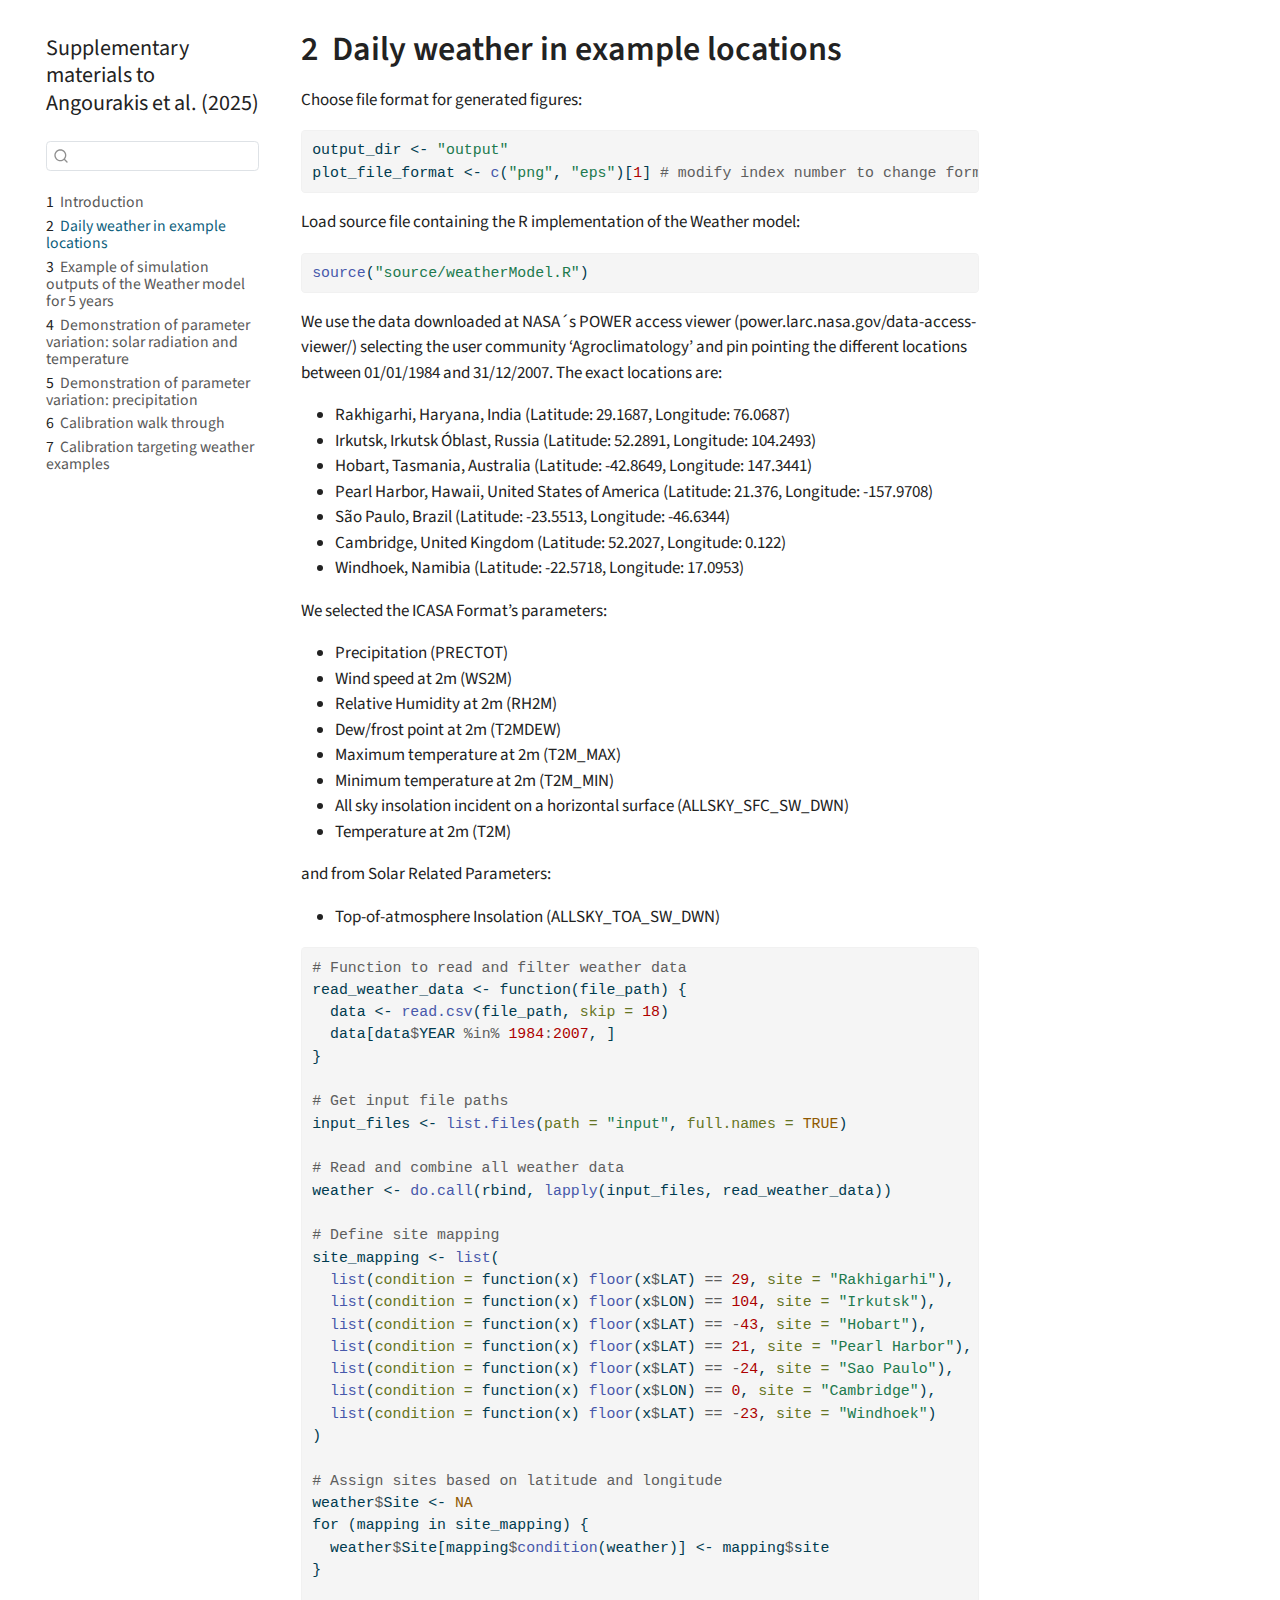
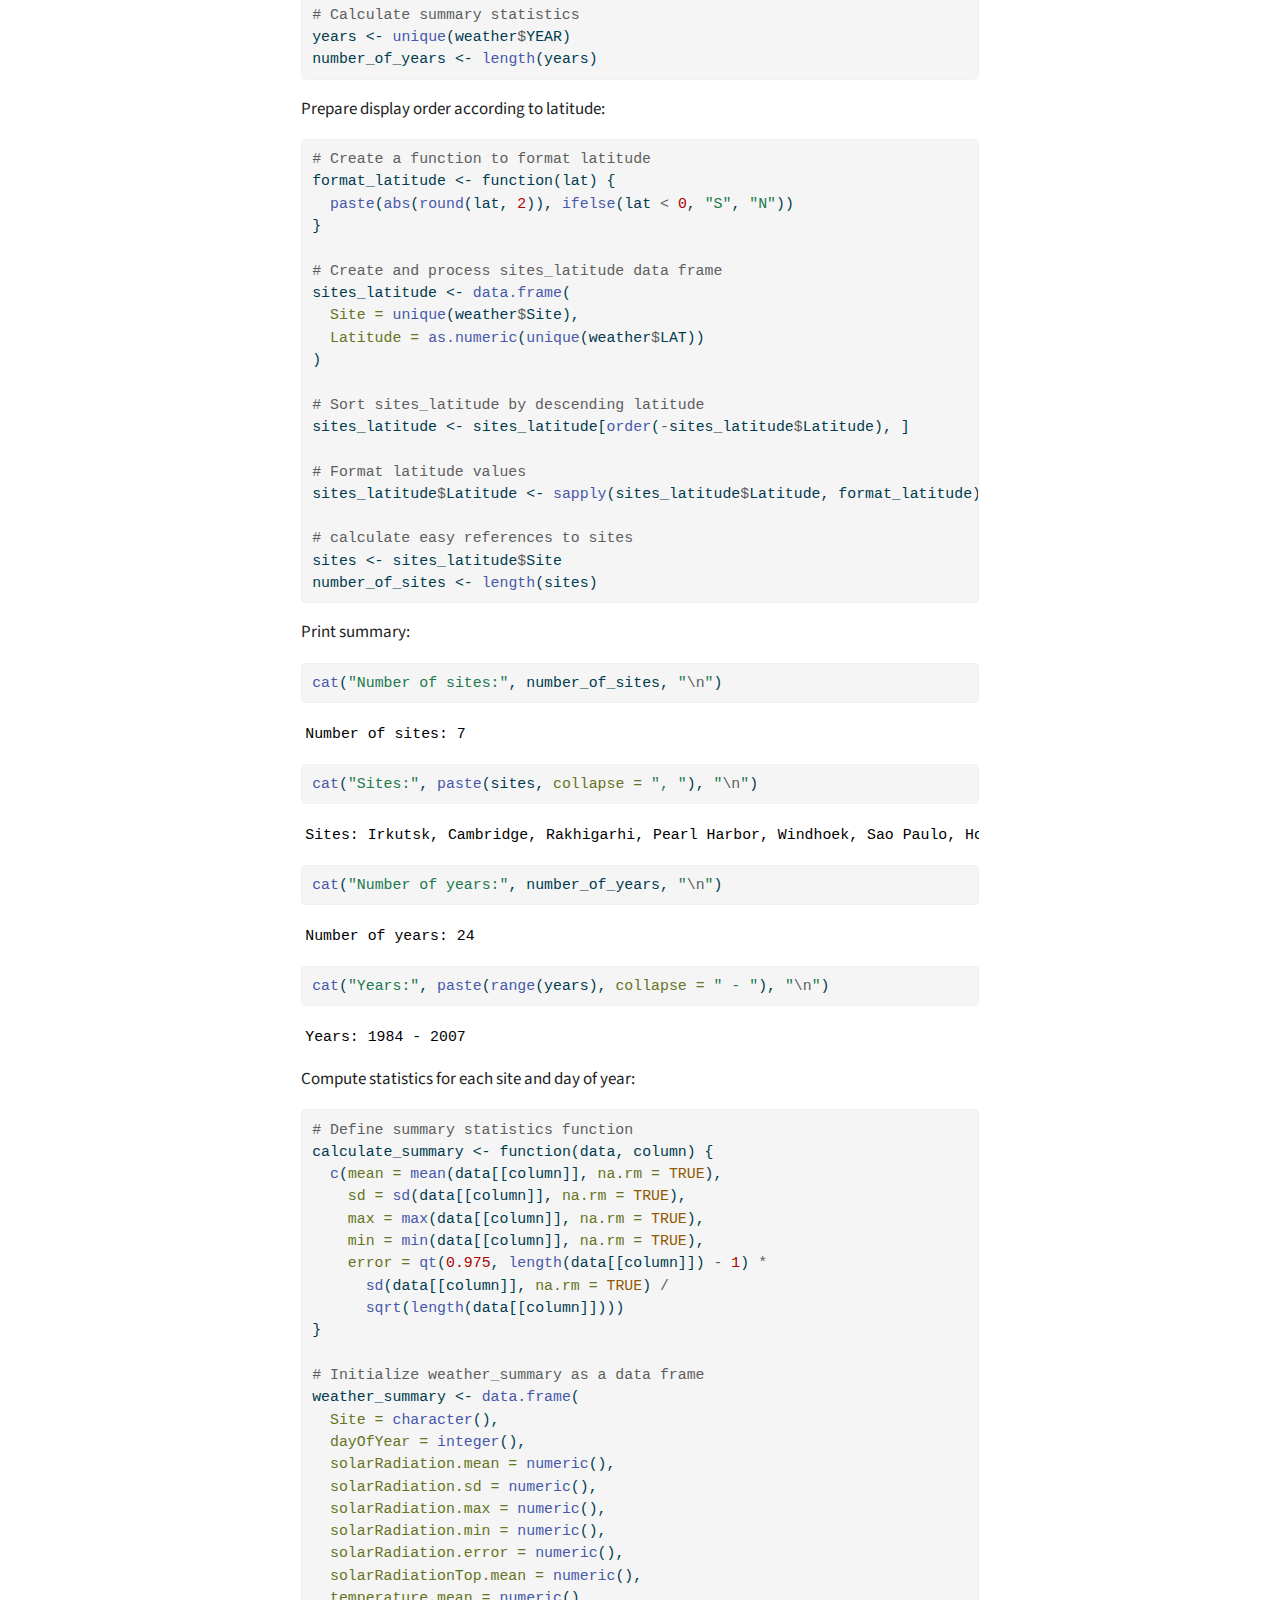
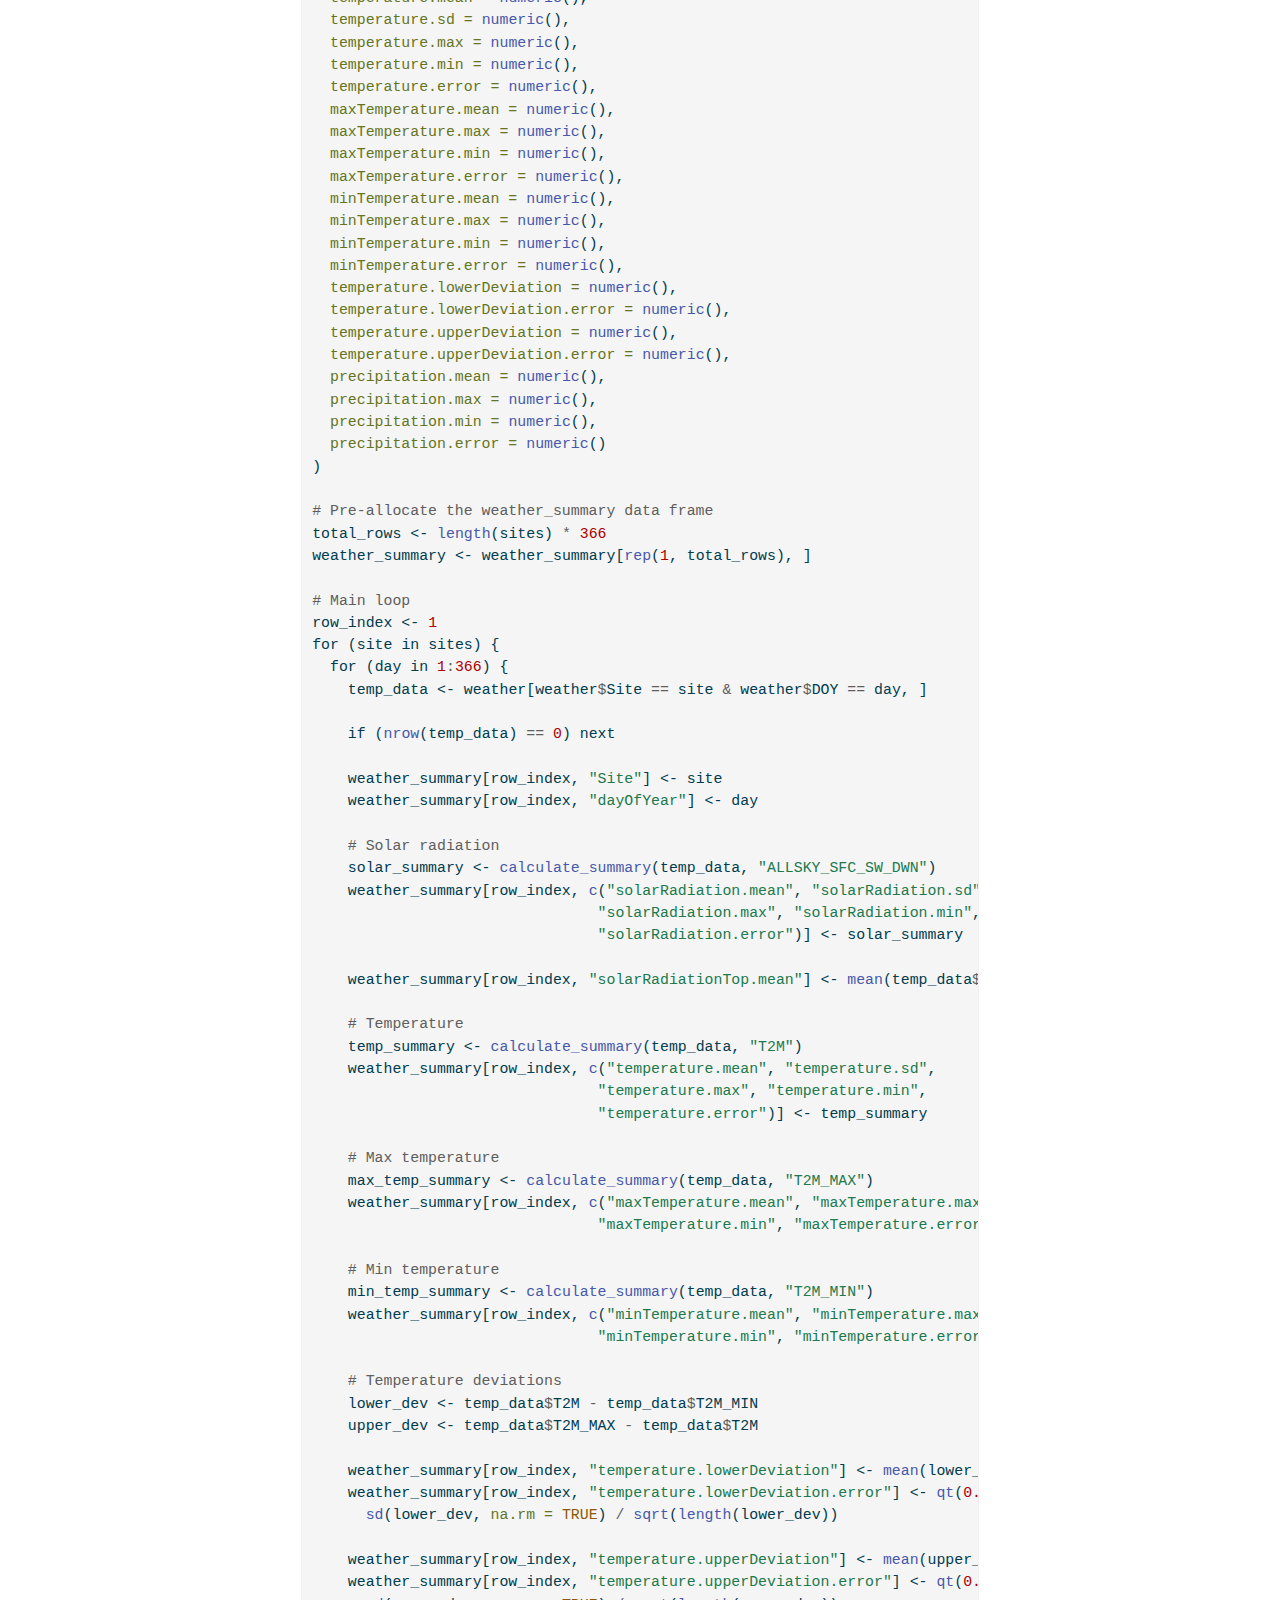
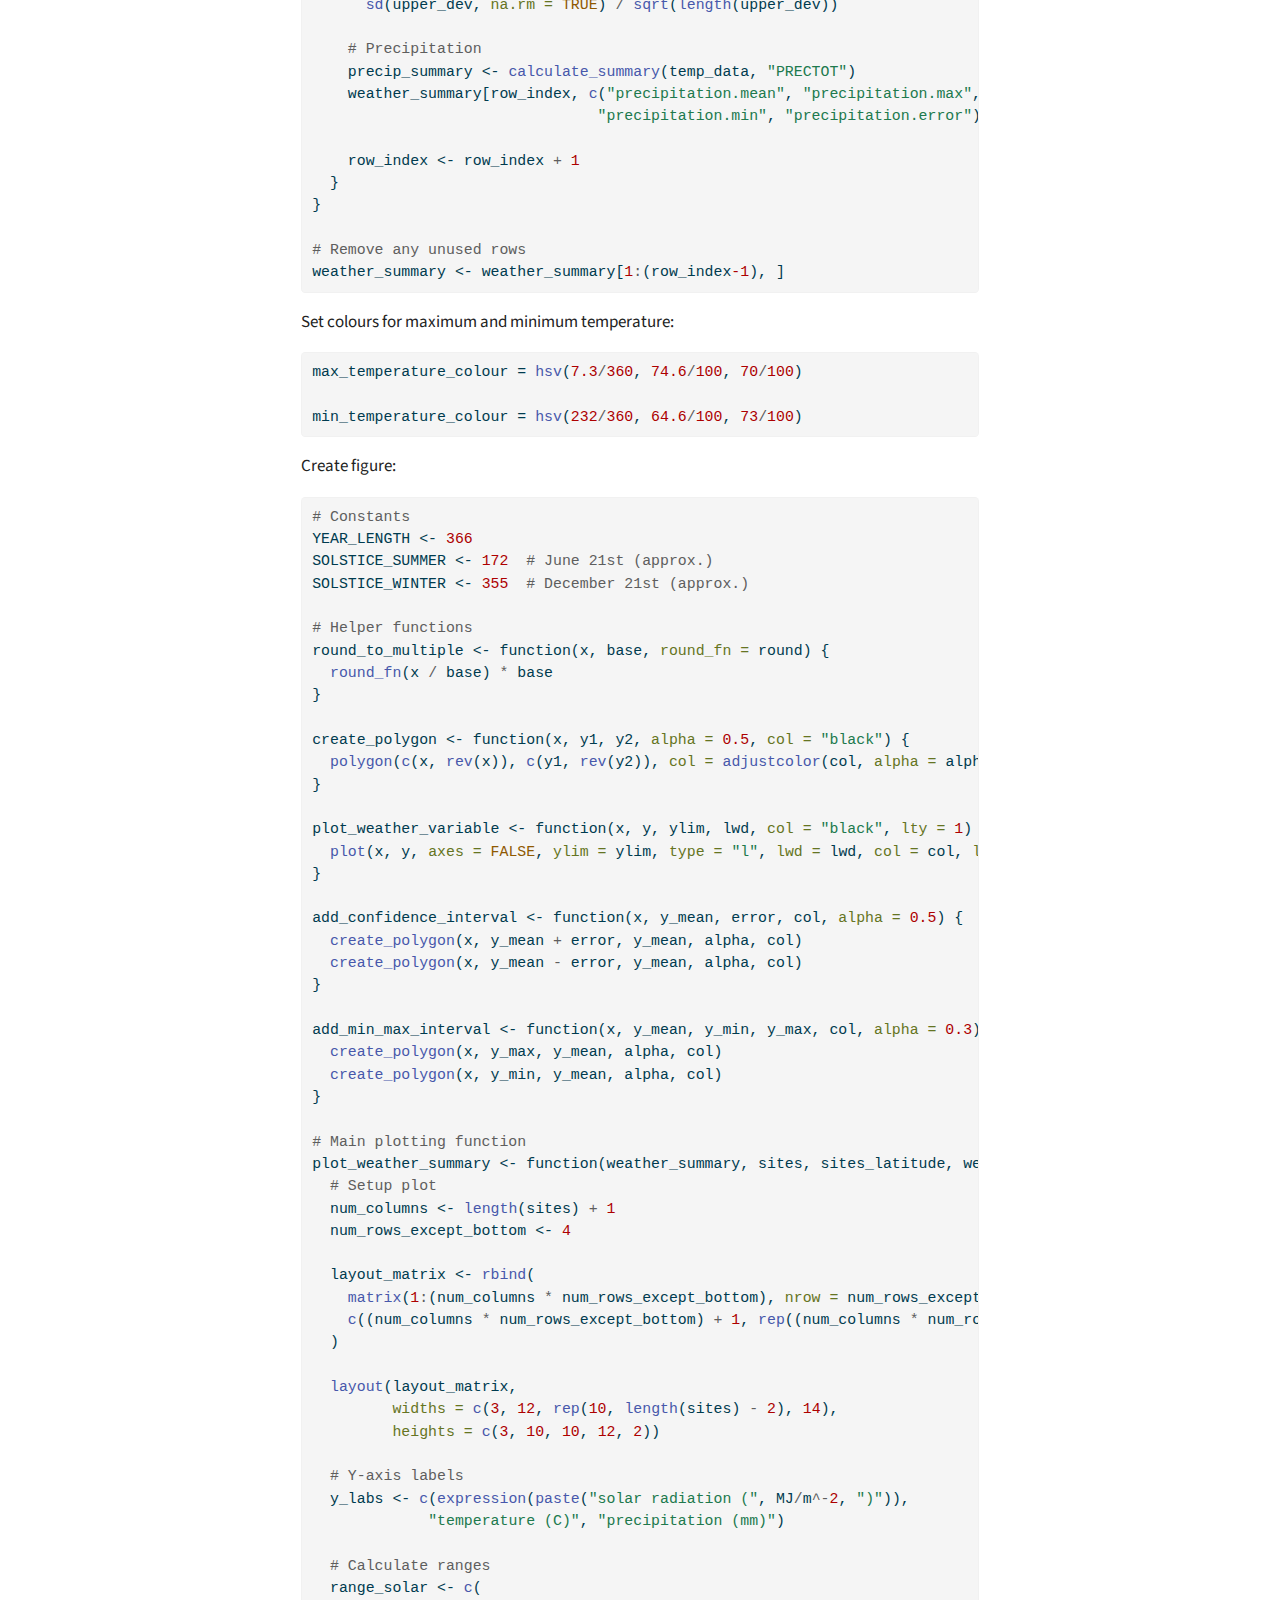
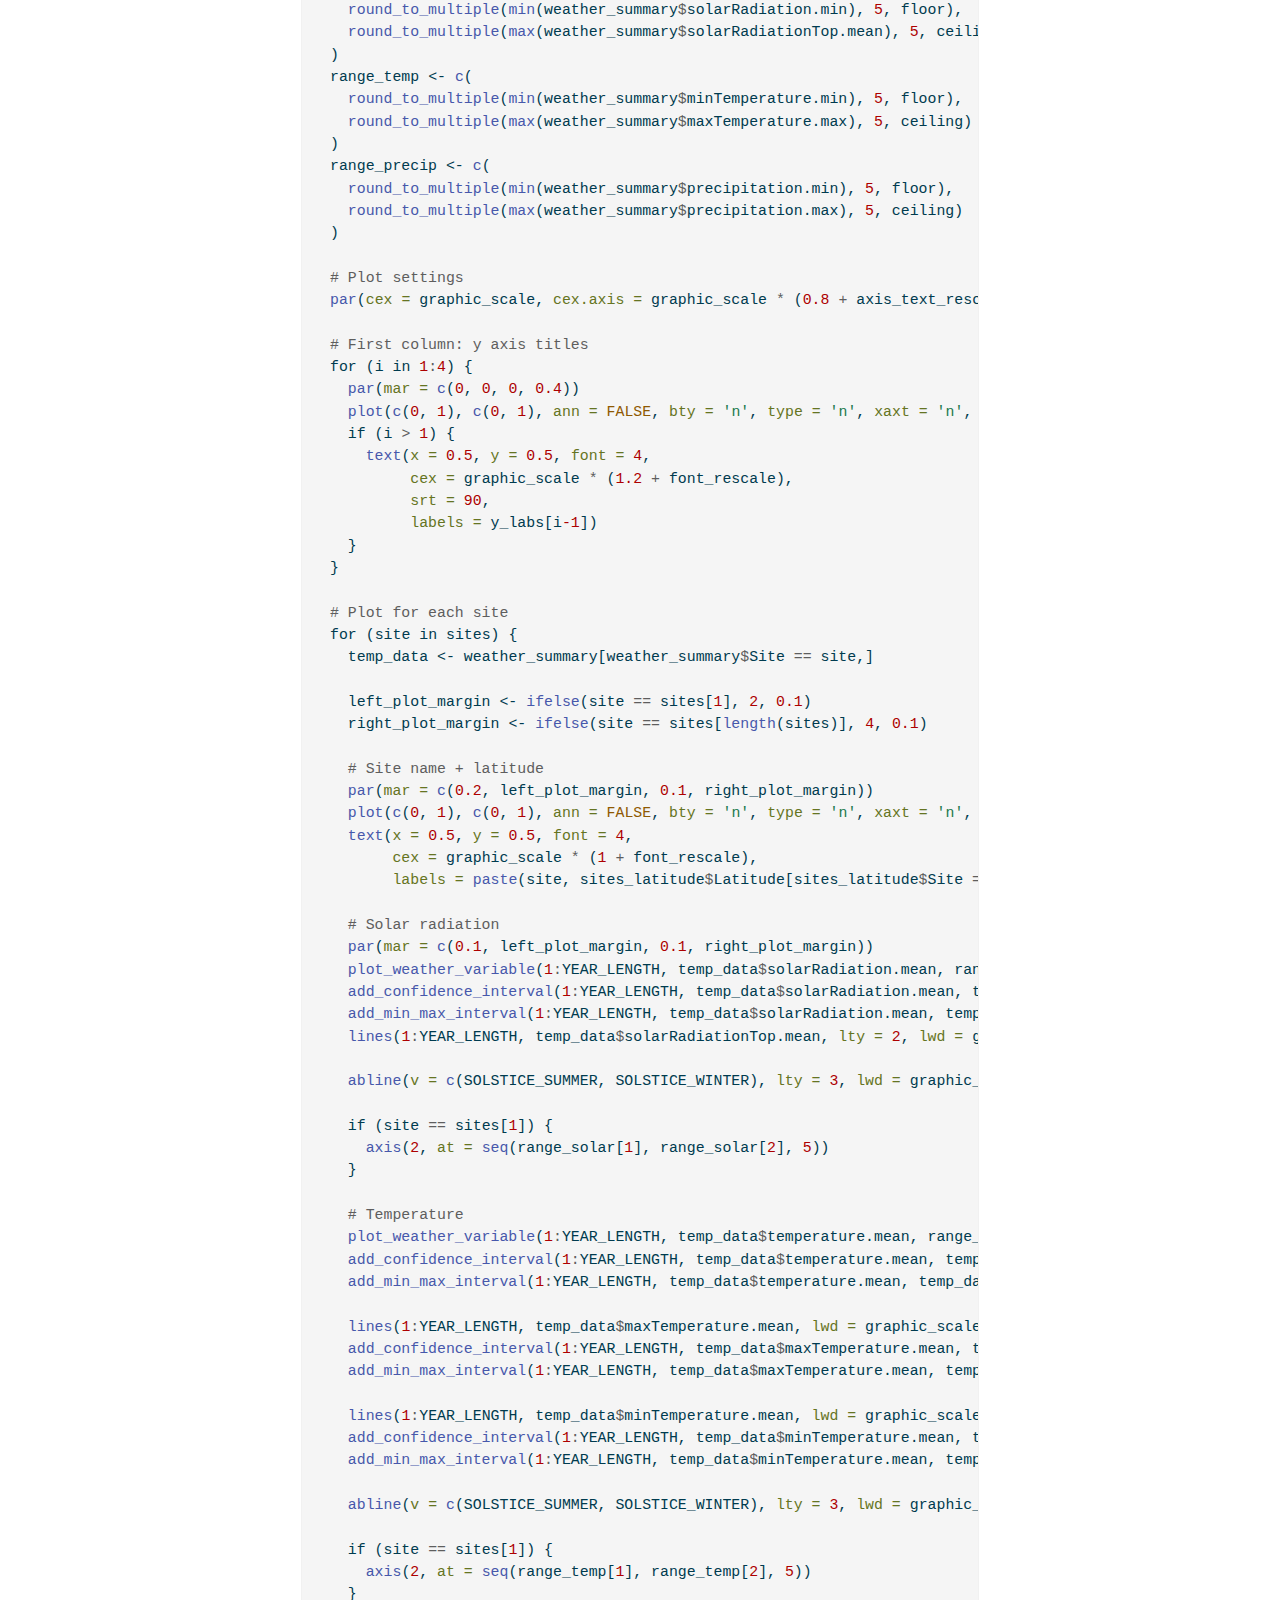
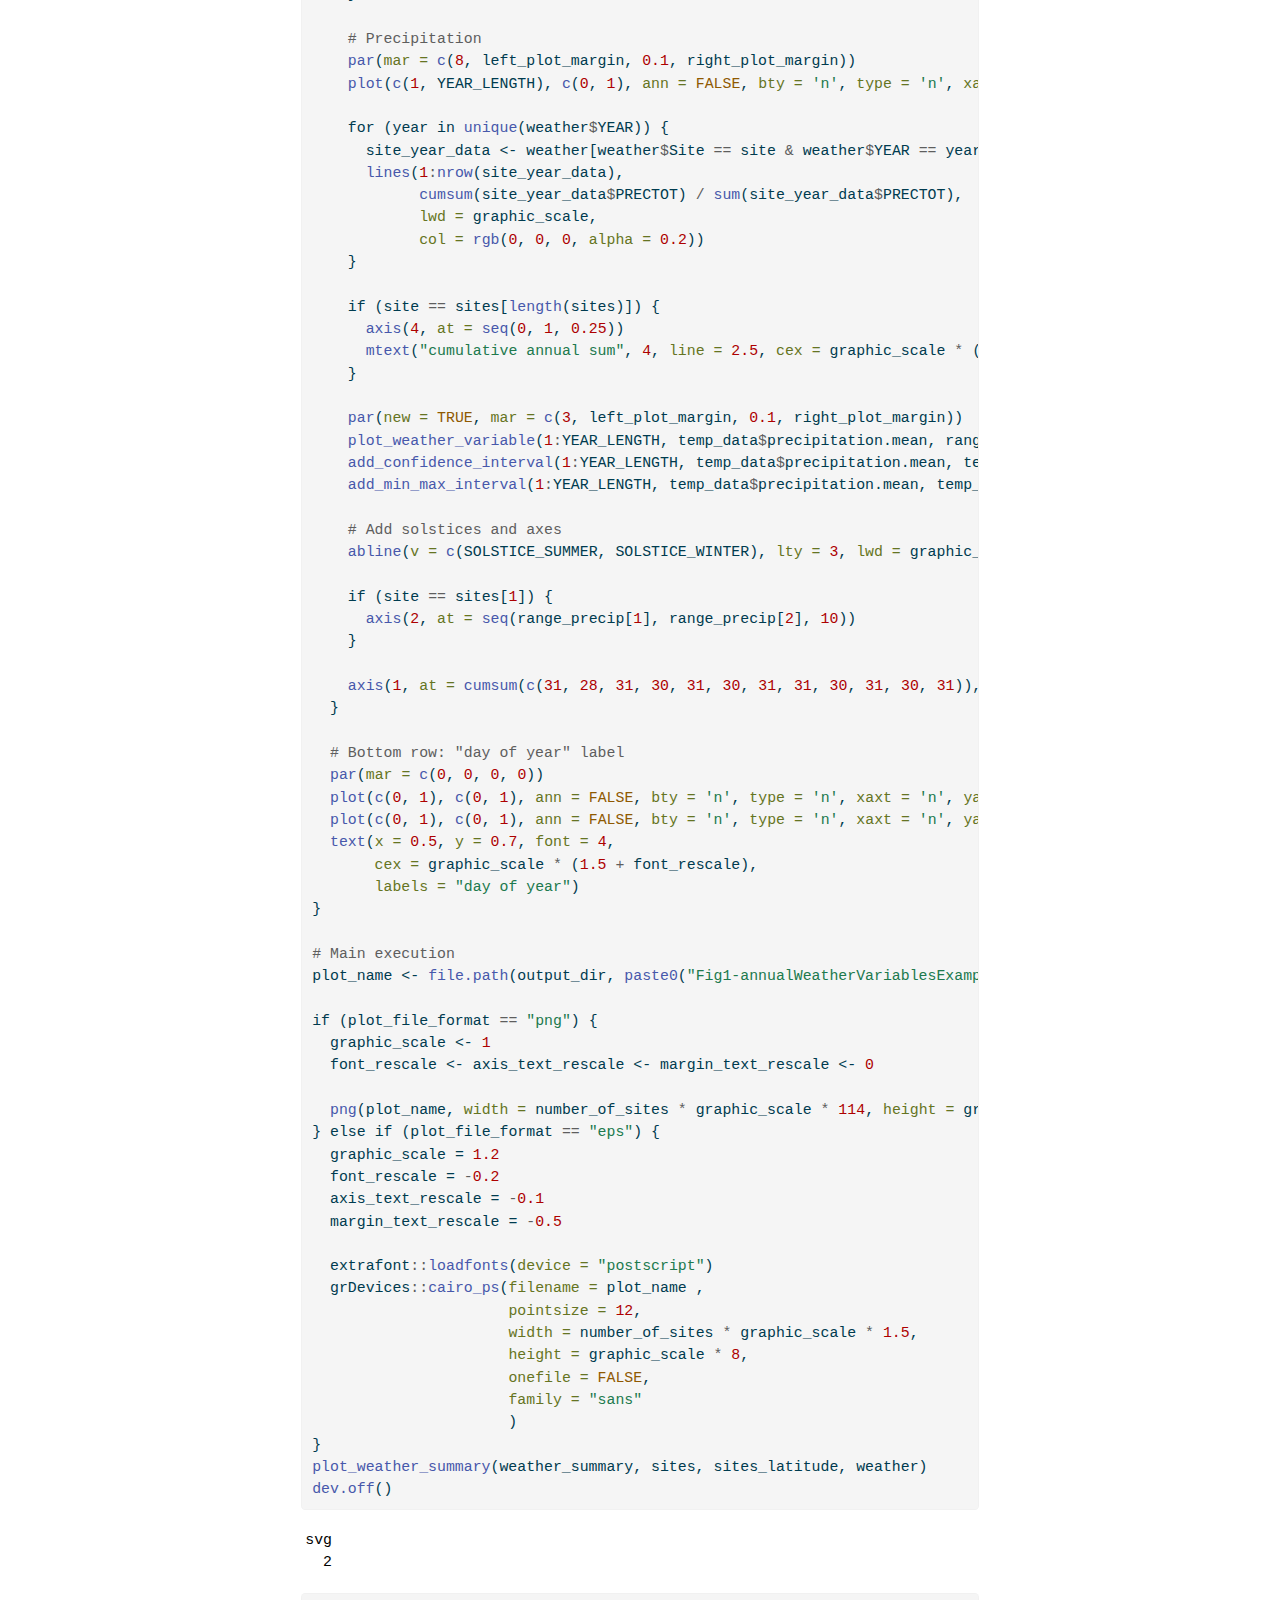
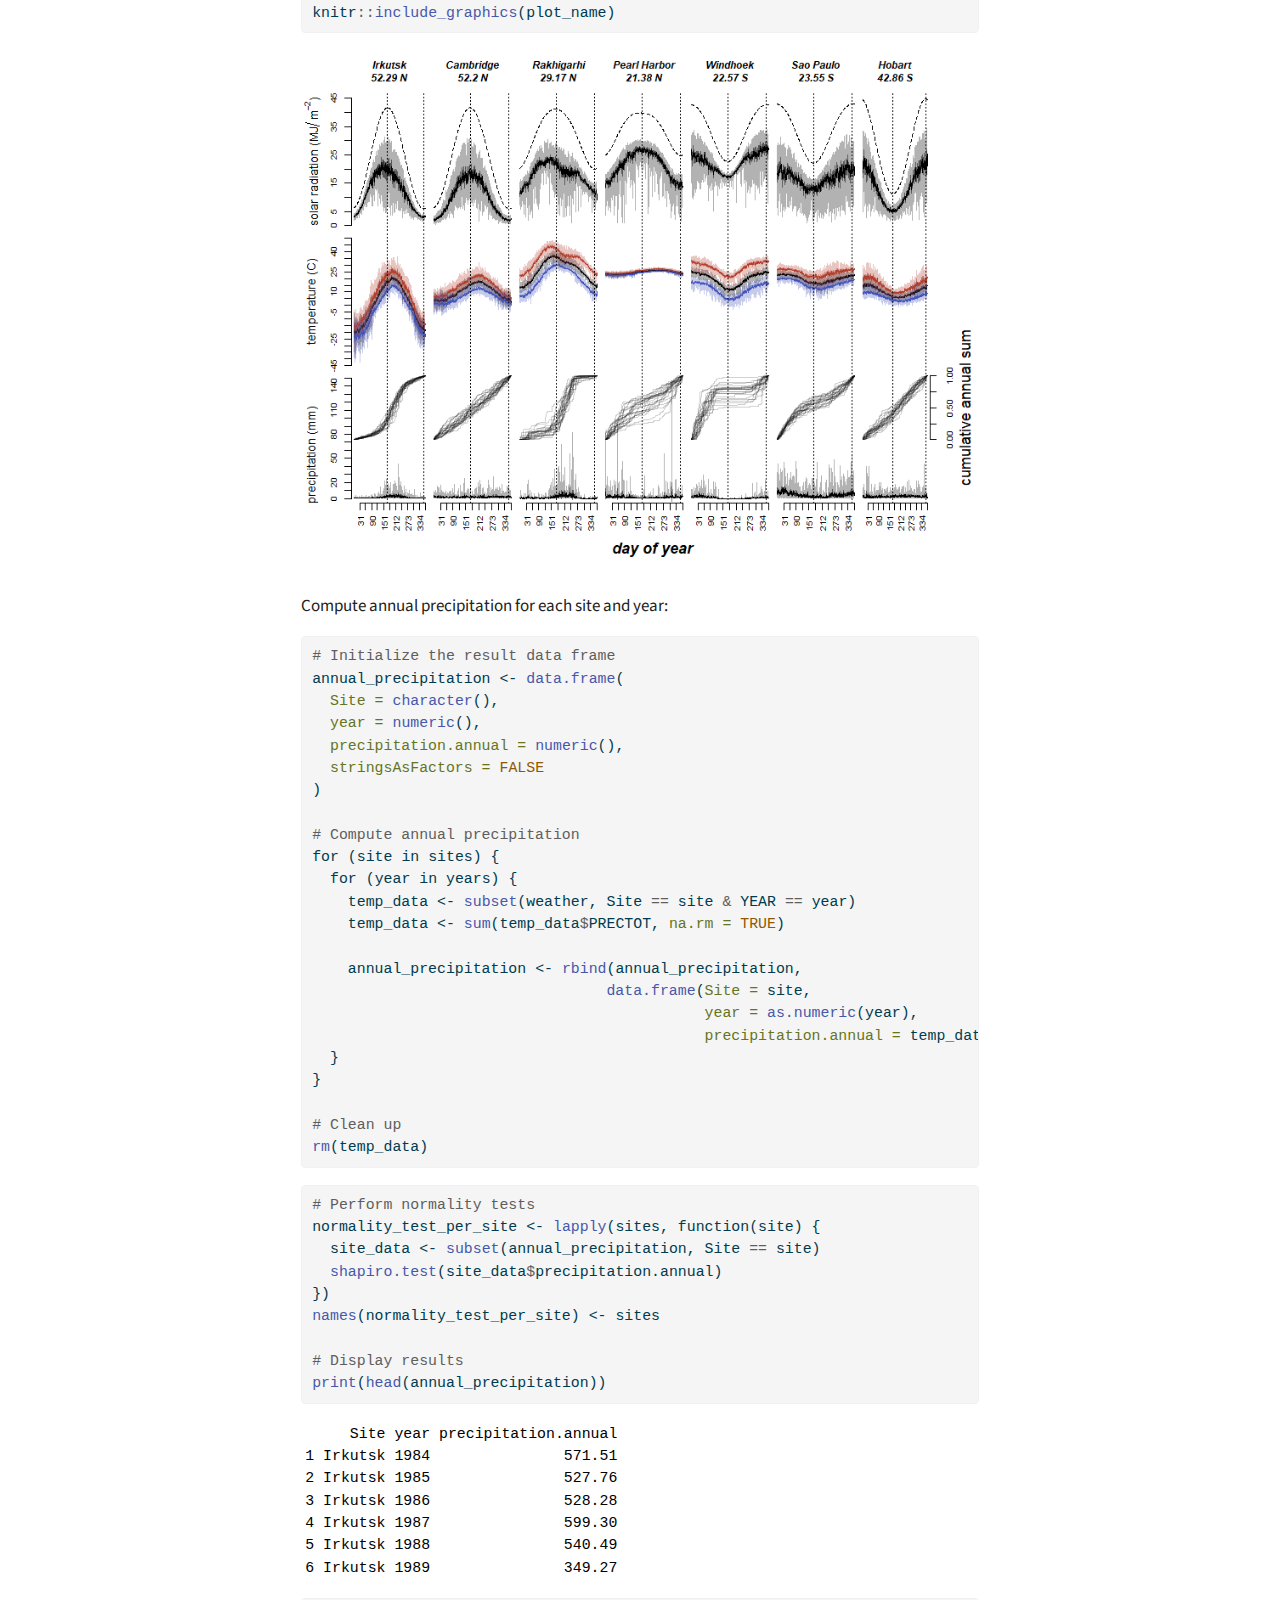
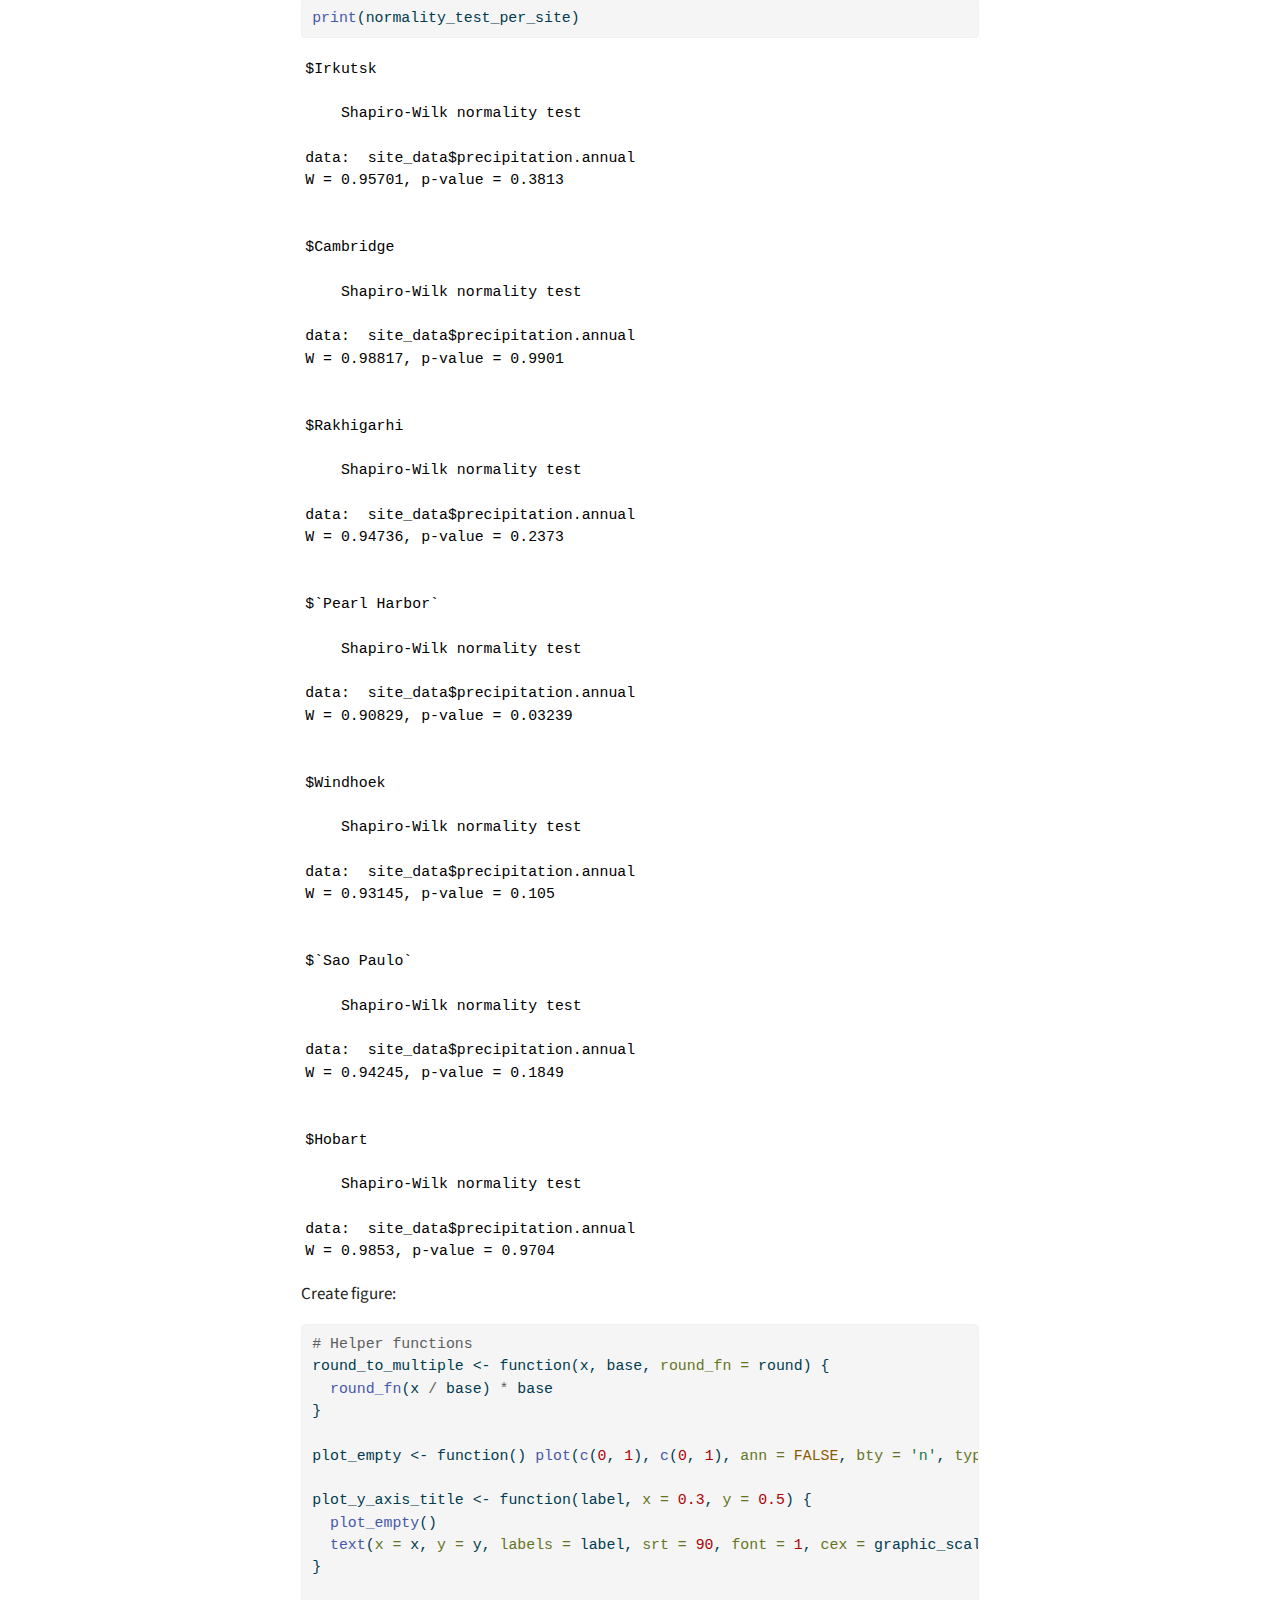
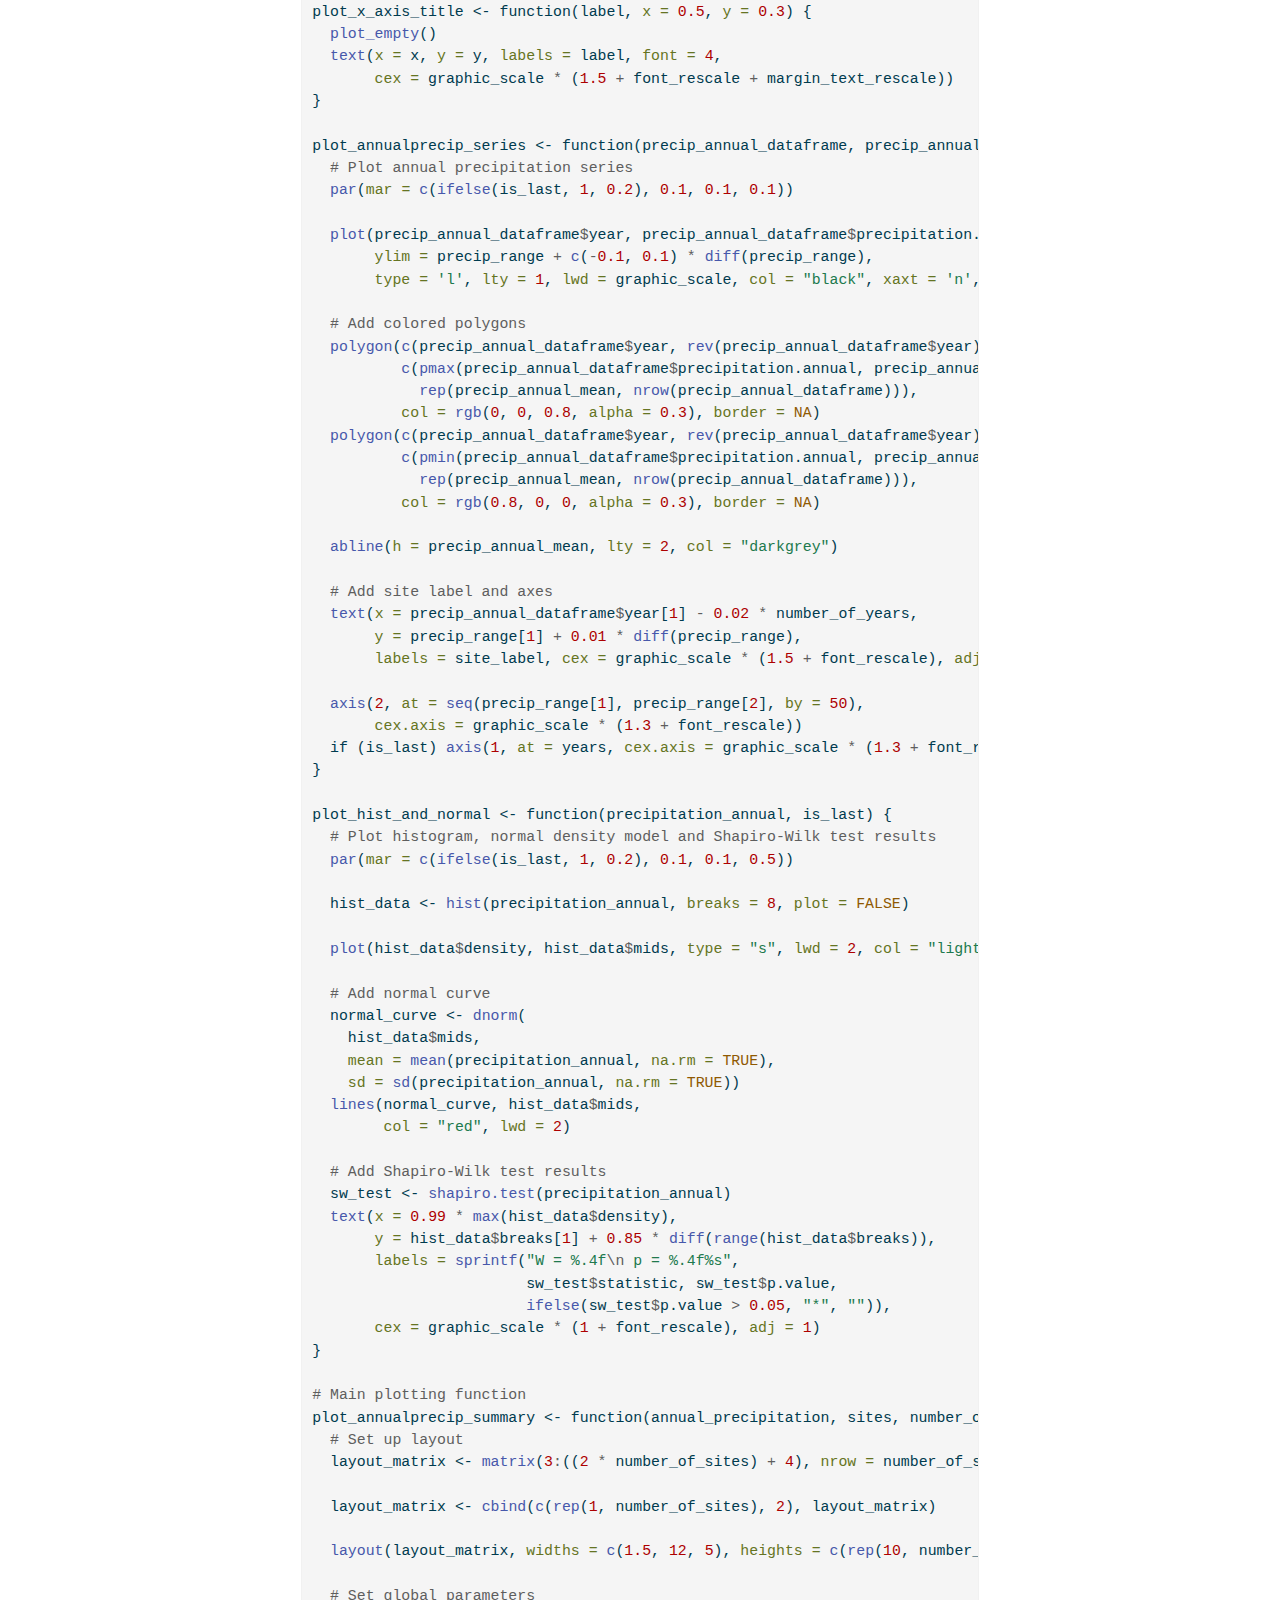
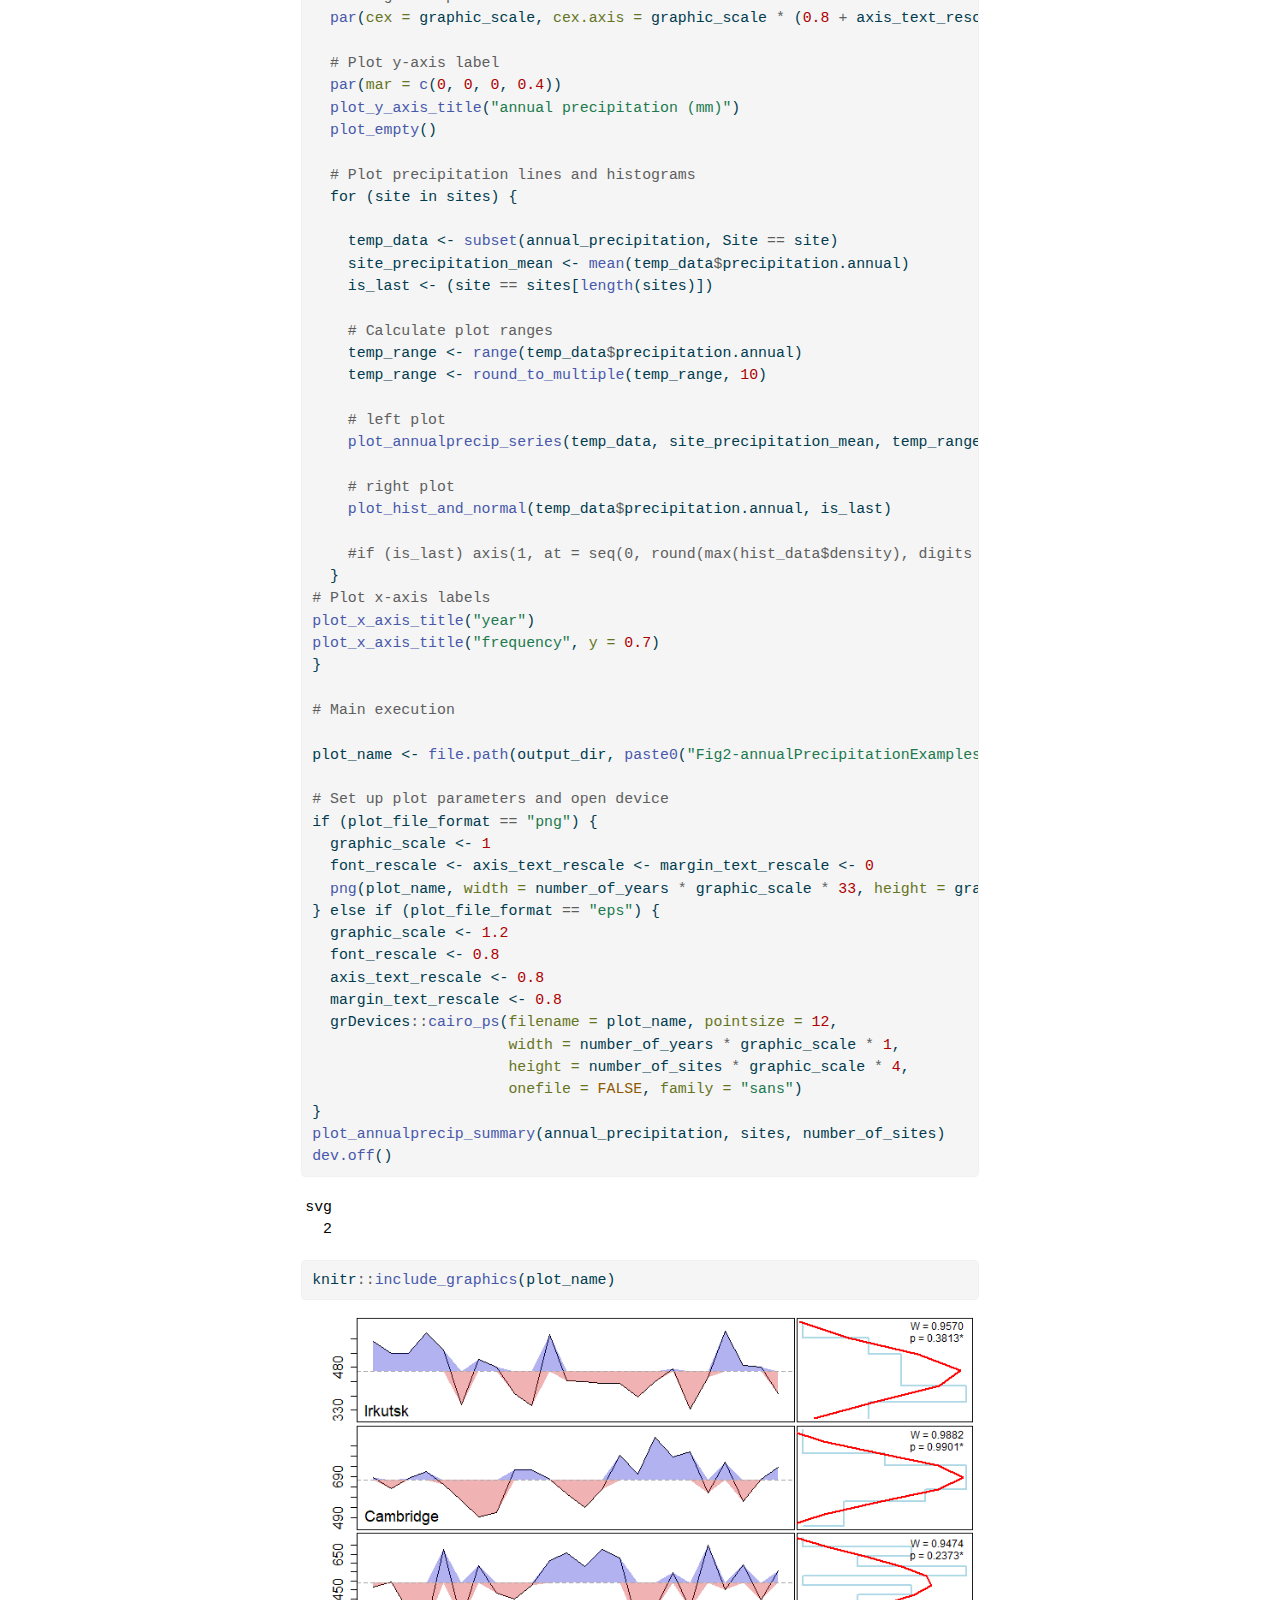
<file: weather-examples.html>
<!DOCTYPE html>
<html xmlns="http://www.w3.org/1999/xhtml" lang="en" xml:lang="en"><head>

<meta charset="utf-8">
<meta name="generator" content="quarto-1.4.550">

<meta name="viewport" content="width=device-width, initial-scale=1.0, user-scalable=yes">


<title>Supplementary materials to Angourakis et al.&nbsp;(2025) - 2&nbsp; Daily weather in example locations</title>
<style>
code{white-space: pre-wrap;}
span.smallcaps{font-variant: small-caps;}
div.columns{display: flex; gap: min(4vw, 1.5em);}
div.column{flex: auto; overflow-x: auto;}
div.hanging-indent{margin-left: 1.5em; text-indent: -1.5em;}
ul.task-list{list-style: none;}
ul.task-list li input[type="checkbox"] {
  width: 0.8em;
  margin: 0 0.8em 0.2em -1em; /* quarto-specific, see https://github.com/quarto-dev/quarto-cli/issues/4556 */ 
  vertical-align: middle;
}
/* CSS for syntax highlighting */
pre > code.sourceCode { white-space: pre; position: relative; }
pre > code.sourceCode > span { line-height: 1.25; }
pre > code.sourceCode > span:empty { height: 1.2em; }
.sourceCode { overflow: visible; }
code.sourceCode > span { color: inherit; text-decoration: inherit; }
div.sourceCode { margin: 1em 0; }
pre.sourceCode { margin: 0; }
@media screen {
div.sourceCode { overflow: auto; }
}
@media print {
pre > code.sourceCode { white-space: pre-wrap; }
pre > code.sourceCode > span { text-indent: -5em; padding-left: 5em; }
}
pre.numberSource code
  { counter-reset: source-line 0; }
pre.numberSource code > span
  { position: relative; left: -4em; counter-increment: source-line; }
pre.numberSource code > span > a:first-child::before
  { content: counter(source-line);
    position: relative; left: -1em; text-align: right; vertical-align: baseline;
    border: none; display: inline-block;
    -webkit-touch-callout: none; -webkit-user-select: none;
    -khtml-user-select: none; -moz-user-select: none;
    -ms-user-select: none; user-select: none;
    padding: 0 4px; width: 4em;
  }
pre.numberSource { margin-left: 3em;  padding-left: 4px; }
div.sourceCode
  {   }
@media screen {
pre > code.sourceCode > span > a:first-child::before { text-decoration: underline; }
}
</style>


<script src="site_libs/quarto-nav/quarto-nav.js"></script>
<script src="site_libs/quarto-nav/headroom.min.js"></script>
<script src="site_libs/clipboard/clipboard.min.js"></script>
<script src="site_libs/quarto-search/autocomplete.umd.js"></script>
<script src="site_libs/quarto-search/fuse.min.js"></script>
<script src="site_libs/quarto-search/quarto-search.js"></script>
<meta name="quarto:offset" content="./">
<link href="./full-model-example.html" rel="next">
<link href="./index.html" rel="prev">
<script src="site_libs/quarto-html/quarto.js"></script>
<script src="site_libs/quarto-html/popper.min.js"></script>
<script src="site_libs/quarto-html/tippy.umd.min.js"></script>
<script src="site_libs/quarto-html/anchor.min.js"></script>
<link href="site_libs/quarto-html/tippy.css" rel="stylesheet">
<link href="site_libs/quarto-html/quarto-syntax-highlighting.css" rel="stylesheet" id="quarto-text-highlighting-styles">
<script src="site_libs/bootstrap/bootstrap.min.js"></script>
<link href="site_libs/bootstrap/bootstrap-icons.css" rel="stylesheet">
<link href="site_libs/bootstrap/bootstrap.min.css" rel="stylesheet" id="quarto-bootstrap" data-mode="light">
<script id="quarto-search-options" type="application/json">{
  "location": "sidebar",
  "copy-button": false,
  "collapse-after": 3,
  "panel-placement": "start",
  "type": "textbox",
  "limit": 50,
  "keyboard-shortcut": [
    "f",
    "/",
    "s"
  ],
  "show-item-context": false,
  "language": {
    "search-no-results-text": "No results",
    "search-matching-documents-text": "matching documents",
    "search-copy-link-title": "Copy link to search",
    "search-hide-matches-text": "Hide additional matches",
    "search-more-match-text": "more match in this document",
    "search-more-matches-text": "more matches in this document",
    "search-clear-button-title": "Clear",
    "search-text-placeholder": "",
    "search-detached-cancel-button-title": "Cancel",
    "search-submit-button-title": "Submit",
    "search-label": "Search"
  }
}</script>


</head>

<body class="nav-sidebar floating">

<div id="quarto-search-results"></div>
  <header id="quarto-header" class="headroom fixed-top">
  <nav class="quarto-secondary-nav">
    <div class="container-fluid d-flex">
      <button type="button" class="quarto-btn-toggle btn" data-bs-toggle="collapse" data-bs-target=".quarto-sidebar-collapse-item" aria-controls="quarto-sidebar" aria-expanded="false" aria-label="Toggle sidebar navigation" onclick="if (window.quartoToggleHeadroom) { window.quartoToggleHeadroom(); }">
        <i class="bi bi-layout-text-sidebar-reverse"></i>
      </button>
        <nav class="quarto-page-breadcrumbs" aria-label="breadcrumb"><ol class="breadcrumb"><li class="breadcrumb-item"><a href="./weather-examples.html"><span class="chapter-number">2</span>&nbsp; <span class="chapter-title">Daily weather in example locations</span></a></li></ol></nav>
        <a class="flex-grow-1" role="button" data-bs-toggle="collapse" data-bs-target=".quarto-sidebar-collapse-item" aria-controls="quarto-sidebar" aria-expanded="false" aria-label="Toggle sidebar navigation" onclick="if (window.quartoToggleHeadroom) { window.quartoToggleHeadroom(); }">      
        </a>
      <button type="button" class="btn quarto-search-button" aria-label="" onclick="window.quartoOpenSearch();">
        <i class="bi bi-search"></i>
      </button>
    </div>
  </nav>
</header>
<!-- content -->
<div id="quarto-content" class="quarto-container page-columns page-rows-contents page-layout-article">
<!-- sidebar -->
  <nav id="quarto-sidebar" class="sidebar collapse collapse-horizontal quarto-sidebar-collapse-item sidebar-navigation floating overflow-auto">
    <div class="pt-lg-2 mt-2 text-left sidebar-header">
    <div class="sidebar-title mb-0 py-0">
      <a href="./">Supplementary materials to Angourakis et al.&nbsp;(2025)</a> 
    </div>
      </div>
        <div class="mt-2 flex-shrink-0 align-items-center">
        <div class="sidebar-search">
        <div id="quarto-search" class="" title="Search"></div>
        </div>
        </div>
    <div class="sidebar-menu-container"> 
    <ul class="list-unstyled mt-1">
        <li class="sidebar-item">
  <div class="sidebar-item-container"> 
  <a href="./index.html" class="sidebar-item-text sidebar-link">
 <span class="menu-text"><span class="chapter-number">1</span>&nbsp; <span class="chapter-title">Introduction</span></span></a>
  </div>
</li>
        <li class="sidebar-item">
  <div class="sidebar-item-container"> 
  <a href="./weather-examples.html" class="sidebar-item-text sidebar-link active">
 <span class="menu-text"><span class="chapter-number">2</span>&nbsp; <span class="chapter-title">Daily weather in example locations</span></span></a>
  </div>
</li>
        <li class="sidebar-item">
  <div class="sidebar-item-container"> 
  <a href="./full-model-example.html" class="sidebar-item-text sidebar-link">
 <span class="menu-text"><span class="chapter-number">3</span>&nbsp; <span class="chapter-title">Example of simulation outputs of the Weather model for 5 years</span></span></a>
  </div>
</li>
        <li class="sidebar-item">
  <div class="sidebar-item-container"> 
  <a href="./annual-sinusoid-curve-parameters.html" class="sidebar-item-text sidebar-link">
 <span class="menu-text"><span class="chapter-number">4</span>&nbsp; <span class="chapter-title">Demonstration of parameter variation: solar radiation and temperature</span></span></a>
  </div>
</li>
        <li class="sidebar-item">
  <div class="sidebar-item-container"> 
  <a href="./precipitation-parameters.html" class="sidebar-item-text sidebar-link">
 <span class="menu-text"><span class="chapter-number">5</span>&nbsp; <span class="chapter-title">Demonstration of parameter variation: precipitation</span></span></a>
  </div>
</li>
        <li class="sidebar-item">
  <div class="sidebar-item-container"> 
  <a href="./walkthrough-attempts.html" class="sidebar-item-text sidebar-link">
 <span class="menu-text"><span class="chapter-number">6</span>&nbsp; <span class="chapter-title">Calibration walk through</span></span></a>
  </div>
</li>
        <li class="sidebar-item">
  <div class="sidebar-item-container"> 
  <a href="./best-shot.html" class="sidebar-item-text sidebar-link">
 <span class="menu-text"><span class="chapter-number">7</span>&nbsp; <span class="chapter-title">Calibration targeting weather examples</span></span></a>
  </div>
</li>
    </ul>
    </div>
</nav>
<div id="quarto-sidebar-glass" class="quarto-sidebar-collapse-item" data-bs-toggle="collapse" data-bs-target=".quarto-sidebar-collapse-item"></div>
<!-- margin-sidebar -->
    <div id="quarto-margin-sidebar" class="sidebar margin-sidebar">
        
    </div>
<!-- main -->
<main class="content" id="quarto-document-content">

<header id="title-block-header" class="quarto-title-block default">
<div class="quarto-title">
<h1 class="title"><span class="chapter-number">2</span>&nbsp; <span class="chapter-title">Daily weather in example locations</span></h1>
</div>



<div class="quarto-title-meta">

    
  
    
  </div>
  


</header>


<p>Choose file format for generated figures:</p>
<div class="cell">
<div class="sourceCode cell-code" id="cb1"><pre class="sourceCode r code-with-copy"><code class="sourceCode r"><span id="cb1-1"><a href="#cb1-1" aria-hidden="true" tabindex="-1"></a>output_dir <span class="ot">&lt;-</span> <span class="st">"output"</span></span>
<span id="cb1-2"><a href="#cb1-2" aria-hidden="true" tabindex="-1"></a>plot_file_format <span class="ot">&lt;-</span> <span class="fu">c</span>(<span class="st">"png"</span>, <span class="st">"eps"</span>)[<span class="dv">1</span>] <span class="co"># modify index number to change format</span></span></code><button title="Copy to Clipboard" class="code-copy-button"><i class="bi"></i></button></pre></div>
</div>
<p>Load source file containing the R implementation of the Weather model:</p>
<div class="cell">
<div class="sourceCode cell-code" id="cb2"><pre class="sourceCode r code-with-copy"><code class="sourceCode r"><span id="cb2-1"><a href="#cb2-1" aria-hidden="true" tabindex="-1"></a><span class="fu">source</span>(<span class="st">"source/weatherModel.R"</span>)</span></code><button title="Copy to Clipboard" class="code-copy-button"><i class="bi"></i></button></pre></div>
</div>
<p>We use the data downloaded at NASA´s POWER access viewer (power.larc.nasa.gov/data-access-viewer/) selecting the user community ‘Agroclimatology’ and pin pointing the different locations between 01/01/1984 and 31/12/2007. The exact locations are:</p>
<ul>
<li>Rakhigarhi, Haryana, India (Latitude: 29.1687, Longitude: 76.0687)<br>
</li>
<li>Irkutsk, Irkutsk Óblast, Russia (Latitude: 52.2891, Longitude: 104.2493)</li>
<li>Hobart, Tasmania, Australia (Latitude: -42.8649, Longitude: 147.3441)</li>
<li>Pearl Harbor, Hawaii, United States of America (Latitude: 21.376, Longitude: -157.9708)</li>
<li>São Paulo, Brazil (Latitude: -23.5513, Longitude: -46.6344)</li>
<li>Cambridge, United Kingdom (Latitude: 52.2027, Longitude: 0.122)</li>
<li>Windhoek, Namibia (Latitude: -22.5718, Longitude: 17.0953)</li>
</ul>
<p>We selected the ICASA Format’s parameters:</p>
<ul>
<li>Precipitation (PRECTOT)<br>
</li>
<li>Wind speed at 2m (WS2M)<br>
</li>
<li>Relative Humidity at 2m (RH2M)<br>
</li>
<li>Dew/frost point at 2m (T2MDEW)<br>
</li>
<li>Maximum temperature at 2m (T2M_MAX)<br>
</li>
<li>Minimum temperature at 2m (T2M_MIN)<br>
</li>
<li>All sky insolation incident on a horizontal surface (ALLSKY_SFC_SW_DWN)<br>
</li>
<li>Temperature at 2m (T2M)</li>
</ul>
<p>and from Solar Related Parameters:</p>
<ul>
<li>Top-of-atmosphere Insolation (ALLSKY_TOA_SW_DWN)</li>
</ul>
<div class="cell">
<div class="sourceCode cell-code" id="cb3"><pre class="sourceCode r code-with-copy"><code class="sourceCode r"><span id="cb3-1"><a href="#cb3-1" aria-hidden="true" tabindex="-1"></a><span class="co"># Function to read and filter weather data</span></span>
<span id="cb3-2"><a href="#cb3-2" aria-hidden="true" tabindex="-1"></a>read_weather_data <span class="ot">&lt;-</span> <span class="cf">function</span>(file_path) {</span>
<span id="cb3-3"><a href="#cb3-3" aria-hidden="true" tabindex="-1"></a>  data <span class="ot">&lt;-</span> <span class="fu">read.csv</span>(file_path, <span class="at">skip =</span> <span class="dv">18</span>)</span>
<span id="cb3-4"><a href="#cb3-4" aria-hidden="true" tabindex="-1"></a>  data[data<span class="sc">$</span>YEAR <span class="sc">%in%</span> <span class="dv">1984</span><span class="sc">:</span><span class="dv">2007</span>, ]</span>
<span id="cb3-5"><a href="#cb3-5" aria-hidden="true" tabindex="-1"></a>}</span>
<span id="cb3-6"><a href="#cb3-6" aria-hidden="true" tabindex="-1"></a></span>
<span id="cb3-7"><a href="#cb3-7" aria-hidden="true" tabindex="-1"></a><span class="co"># Get input file paths</span></span>
<span id="cb3-8"><a href="#cb3-8" aria-hidden="true" tabindex="-1"></a>input_files <span class="ot">&lt;-</span> <span class="fu">list.files</span>(<span class="at">path =</span> <span class="st">"input"</span>, <span class="at">full.names =</span> <span class="cn">TRUE</span>)</span>
<span id="cb3-9"><a href="#cb3-9" aria-hidden="true" tabindex="-1"></a></span>
<span id="cb3-10"><a href="#cb3-10" aria-hidden="true" tabindex="-1"></a><span class="co"># Read and combine all weather data</span></span>
<span id="cb3-11"><a href="#cb3-11" aria-hidden="true" tabindex="-1"></a>weather <span class="ot">&lt;-</span> <span class="fu">do.call</span>(rbind, <span class="fu">lapply</span>(input_files, read_weather_data))</span>
<span id="cb3-12"><a href="#cb3-12" aria-hidden="true" tabindex="-1"></a></span>
<span id="cb3-13"><a href="#cb3-13" aria-hidden="true" tabindex="-1"></a><span class="co"># Define site mapping</span></span>
<span id="cb3-14"><a href="#cb3-14" aria-hidden="true" tabindex="-1"></a>site_mapping <span class="ot">&lt;-</span> <span class="fu">list</span>(</span>
<span id="cb3-15"><a href="#cb3-15" aria-hidden="true" tabindex="-1"></a>  <span class="fu">list</span>(<span class="at">condition =</span> <span class="cf">function</span>(x) <span class="fu">floor</span>(x<span class="sc">$</span>LAT) <span class="sc">==</span> <span class="dv">29</span>, <span class="at">site =</span> <span class="st">"Rakhigarhi"</span>),</span>
<span id="cb3-16"><a href="#cb3-16" aria-hidden="true" tabindex="-1"></a>  <span class="fu">list</span>(<span class="at">condition =</span> <span class="cf">function</span>(x) <span class="fu">floor</span>(x<span class="sc">$</span>LON) <span class="sc">==</span> <span class="dv">104</span>, <span class="at">site =</span> <span class="st">"Irkutsk"</span>),</span>
<span id="cb3-17"><a href="#cb3-17" aria-hidden="true" tabindex="-1"></a>  <span class="fu">list</span>(<span class="at">condition =</span> <span class="cf">function</span>(x) <span class="fu">floor</span>(x<span class="sc">$</span>LAT) <span class="sc">==</span> <span class="sc">-</span><span class="dv">43</span>, <span class="at">site =</span> <span class="st">"Hobart"</span>),</span>
<span id="cb3-18"><a href="#cb3-18" aria-hidden="true" tabindex="-1"></a>  <span class="fu">list</span>(<span class="at">condition =</span> <span class="cf">function</span>(x) <span class="fu">floor</span>(x<span class="sc">$</span>LAT) <span class="sc">==</span> <span class="dv">21</span>, <span class="at">site =</span> <span class="st">"Pearl Harbor"</span>),</span>
<span id="cb3-19"><a href="#cb3-19" aria-hidden="true" tabindex="-1"></a>  <span class="fu">list</span>(<span class="at">condition =</span> <span class="cf">function</span>(x) <span class="fu">floor</span>(x<span class="sc">$</span>LAT) <span class="sc">==</span> <span class="sc">-</span><span class="dv">24</span>, <span class="at">site =</span> <span class="st">"Sao Paulo"</span>),</span>
<span id="cb3-20"><a href="#cb3-20" aria-hidden="true" tabindex="-1"></a>  <span class="fu">list</span>(<span class="at">condition =</span> <span class="cf">function</span>(x) <span class="fu">floor</span>(x<span class="sc">$</span>LON) <span class="sc">==</span> <span class="dv">0</span>, <span class="at">site =</span> <span class="st">"Cambridge"</span>),</span>
<span id="cb3-21"><a href="#cb3-21" aria-hidden="true" tabindex="-1"></a>  <span class="fu">list</span>(<span class="at">condition =</span> <span class="cf">function</span>(x) <span class="fu">floor</span>(x<span class="sc">$</span>LAT) <span class="sc">==</span> <span class="sc">-</span><span class="dv">23</span>, <span class="at">site =</span> <span class="st">"Windhoek"</span>)</span>
<span id="cb3-22"><a href="#cb3-22" aria-hidden="true" tabindex="-1"></a>)</span>
<span id="cb3-23"><a href="#cb3-23" aria-hidden="true" tabindex="-1"></a></span>
<span id="cb3-24"><a href="#cb3-24" aria-hidden="true" tabindex="-1"></a><span class="co"># Assign sites based on latitude and longitude</span></span>
<span id="cb3-25"><a href="#cb3-25" aria-hidden="true" tabindex="-1"></a>weather<span class="sc">$</span>Site <span class="ot">&lt;-</span> <span class="cn">NA</span></span>
<span id="cb3-26"><a href="#cb3-26" aria-hidden="true" tabindex="-1"></a><span class="cf">for</span> (mapping <span class="cf">in</span> site_mapping) {</span>
<span id="cb3-27"><a href="#cb3-27" aria-hidden="true" tabindex="-1"></a>  weather<span class="sc">$</span>Site[mapping<span class="sc">$</span><span class="fu">condition</span>(weather)] <span class="ot">&lt;-</span> mapping<span class="sc">$</span>site</span>
<span id="cb3-28"><a href="#cb3-28" aria-hidden="true" tabindex="-1"></a>}</span>
<span id="cb3-29"><a href="#cb3-29" aria-hidden="true" tabindex="-1"></a></span>
<span id="cb3-30"><a href="#cb3-30" aria-hidden="true" tabindex="-1"></a><span class="co"># Calculate summary statistics</span></span>
<span id="cb3-31"><a href="#cb3-31" aria-hidden="true" tabindex="-1"></a>years <span class="ot">&lt;-</span> <span class="fu">unique</span>(weather<span class="sc">$</span>YEAR)</span>
<span id="cb3-32"><a href="#cb3-32" aria-hidden="true" tabindex="-1"></a>number_of_years <span class="ot">&lt;-</span> <span class="fu">length</span>(years)</span></code><button title="Copy to Clipboard" class="code-copy-button"><i class="bi"></i></button></pre></div>
</div>
<p>Prepare display order according to latitude:</p>
<div class="cell">
<div class="sourceCode cell-code" id="cb4"><pre class="sourceCode r code-with-copy"><code class="sourceCode r"><span id="cb4-1"><a href="#cb4-1" aria-hidden="true" tabindex="-1"></a><span class="co"># Create a function to format latitude</span></span>
<span id="cb4-2"><a href="#cb4-2" aria-hidden="true" tabindex="-1"></a>format_latitude <span class="ot">&lt;-</span> <span class="cf">function</span>(lat) {</span>
<span id="cb4-3"><a href="#cb4-3" aria-hidden="true" tabindex="-1"></a>  <span class="fu">paste</span>(<span class="fu">abs</span>(<span class="fu">round</span>(lat, <span class="dv">2</span>)), <span class="fu">ifelse</span>(lat <span class="sc">&lt;</span> <span class="dv">0</span>, <span class="st">"S"</span>, <span class="st">"N"</span>))</span>
<span id="cb4-4"><a href="#cb4-4" aria-hidden="true" tabindex="-1"></a>}</span>
<span id="cb4-5"><a href="#cb4-5" aria-hidden="true" tabindex="-1"></a></span>
<span id="cb4-6"><a href="#cb4-6" aria-hidden="true" tabindex="-1"></a><span class="co"># Create and process sites_latitude data frame</span></span>
<span id="cb4-7"><a href="#cb4-7" aria-hidden="true" tabindex="-1"></a>sites_latitude <span class="ot">&lt;-</span> <span class="fu">data.frame</span>(</span>
<span id="cb4-8"><a href="#cb4-8" aria-hidden="true" tabindex="-1"></a>  <span class="at">Site =</span> <span class="fu">unique</span>(weather<span class="sc">$</span>Site),</span>
<span id="cb4-9"><a href="#cb4-9" aria-hidden="true" tabindex="-1"></a>  <span class="at">Latitude =</span> <span class="fu">as.numeric</span>(<span class="fu">unique</span>(weather<span class="sc">$</span>LAT))</span>
<span id="cb4-10"><a href="#cb4-10" aria-hidden="true" tabindex="-1"></a>)</span>
<span id="cb4-11"><a href="#cb4-11" aria-hidden="true" tabindex="-1"></a></span>
<span id="cb4-12"><a href="#cb4-12" aria-hidden="true" tabindex="-1"></a><span class="co"># Sort sites_latitude by descending latitude</span></span>
<span id="cb4-13"><a href="#cb4-13" aria-hidden="true" tabindex="-1"></a>sites_latitude <span class="ot">&lt;-</span> sites_latitude[<span class="fu">order</span>(<span class="sc">-</span>sites_latitude<span class="sc">$</span>Latitude), ]</span>
<span id="cb4-14"><a href="#cb4-14" aria-hidden="true" tabindex="-1"></a></span>
<span id="cb4-15"><a href="#cb4-15" aria-hidden="true" tabindex="-1"></a><span class="co"># Format latitude values</span></span>
<span id="cb4-16"><a href="#cb4-16" aria-hidden="true" tabindex="-1"></a>sites_latitude<span class="sc">$</span>Latitude <span class="ot">&lt;-</span> <span class="fu">sapply</span>(sites_latitude<span class="sc">$</span>Latitude, format_latitude)</span>
<span id="cb4-17"><a href="#cb4-17" aria-hidden="true" tabindex="-1"></a></span>
<span id="cb4-18"><a href="#cb4-18" aria-hidden="true" tabindex="-1"></a><span class="co"># calculate easy references to sites</span></span>
<span id="cb4-19"><a href="#cb4-19" aria-hidden="true" tabindex="-1"></a>sites <span class="ot">&lt;-</span> sites_latitude<span class="sc">$</span>Site</span>
<span id="cb4-20"><a href="#cb4-20" aria-hidden="true" tabindex="-1"></a>number_of_sites <span class="ot">&lt;-</span> <span class="fu">length</span>(sites)</span></code><button title="Copy to Clipboard" class="code-copy-button"><i class="bi"></i></button></pre></div>
</div>
<p>Print summary:</p>
<div class="cell">
<div class="sourceCode cell-code" id="cb5"><pre class="sourceCode r code-with-copy"><code class="sourceCode r"><span id="cb5-1"><a href="#cb5-1" aria-hidden="true" tabindex="-1"></a><span class="fu">cat</span>(<span class="st">"Number of sites:"</span>, number_of_sites, <span class="st">"</span><span class="sc">\n</span><span class="st">"</span>)</span></code><button title="Copy to Clipboard" class="code-copy-button"><i class="bi"></i></button></pre></div>
<div class="cell-output cell-output-stdout">
<pre><code>Number of sites: 7 </code></pre>
</div>
<div class="sourceCode cell-code" id="cb7"><pre class="sourceCode r code-with-copy"><code class="sourceCode r"><span id="cb7-1"><a href="#cb7-1" aria-hidden="true" tabindex="-1"></a><span class="fu">cat</span>(<span class="st">"Sites:"</span>, <span class="fu">paste</span>(sites, <span class="at">collapse =</span> <span class="st">", "</span>), <span class="st">"</span><span class="sc">\n</span><span class="st">"</span>)</span></code><button title="Copy to Clipboard" class="code-copy-button"><i class="bi"></i></button></pre></div>
<div class="cell-output cell-output-stdout">
<pre><code>Sites: Irkutsk, Cambridge, Rakhigarhi, Pearl Harbor, Windhoek, Sao Paulo, Hobart </code></pre>
</div>
<div class="sourceCode cell-code" id="cb9"><pre class="sourceCode r code-with-copy"><code class="sourceCode r"><span id="cb9-1"><a href="#cb9-1" aria-hidden="true" tabindex="-1"></a><span class="fu">cat</span>(<span class="st">"Number of years:"</span>, number_of_years, <span class="st">"</span><span class="sc">\n</span><span class="st">"</span>)</span></code><button title="Copy to Clipboard" class="code-copy-button"><i class="bi"></i></button></pre></div>
<div class="cell-output cell-output-stdout">
<pre><code>Number of years: 24 </code></pre>
</div>
<div class="sourceCode cell-code" id="cb11"><pre class="sourceCode r code-with-copy"><code class="sourceCode r"><span id="cb11-1"><a href="#cb11-1" aria-hidden="true" tabindex="-1"></a><span class="fu">cat</span>(<span class="st">"Years:"</span>, <span class="fu">paste</span>(<span class="fu">range</span>(years), <span class="at">collapse =</span> <span class="st">" - "</span>), <span class="st">"</span><span class="sc">\n</span><span class="st">"</span>)</span></code><button title="Copy to Clipboard" class="code-copy-button"><i class="bi"></i></button></pre></div>
<div class="cell-output cell-output-stdout">
<pre><code>Years: 1984 - 2007 </code></pre>
</div>
</div>
<p>Compute statistics for each site and day of year:</p>
<div class="cell">
<div class="sourceCode cell-code" id="cb13"><pre class="sourceCode r code-with-copy"><code class="sourceCode r"><span id="cb13-1"><a href="#cb13-1" aria-hidden="true" tabindex="-1"></a><span class="co"># Define summary statistics function</span></span>
<span id="cb13-2"><a href="#cb13-2" aria-hidden="true" tabindex="-1"></a>calculate_summary <span class="ot">&lt;-</span> <span class="cf">function</span>(data, column) {</span>
<span id="cb13-3"><a href="#cb13-3" aria-hidden="true" tabindex="-1"></a>  <span class="fu">c</span>(<span class="at">mean =</span> <span class="fu">mean</span>(data[[column]], <span class="at">na.rm =</span> <span class="cn">TRUE</span>),</span>
<span id="cb13-4"><a href="#cb13-4" aria-hidden="true" tabindex="-1"></a>    <span class="at">sd =</span> <span class="fu">sd</span>(data[[column]], <span class="at">na.rm =</span> <span class="cn">TRUE</span>),</span>
<span id="cb13-5"><a href="#cb13-5" aria-hidden="true" tabindex="-1"></a>    <span class="at">max =</span> <span class="fu">max</span>(data[[column]], <span class="at">na.rm =</span> <span class="cn">TRUE</span>),</span>
<span id="cb13-6"><a href="#cb13-6" aria-hidden="true" tabindex="-1"></a>    <span class="at">min =</span> <span class="fu">min</span>(data[[column]], <span class="at">na.rm =</span> <span class="cn">TRUE</span>),</span>
<span id="cb13-7"><a href="#cb13-7" aria-hidden="true" tabindex="-1"></a>    <span class="at">error =</span> <span class="fu">qt</span>(<span class="fl">0.975</span>, <span class="fu">length</span>(data[[column]]) <span class="sc">-</span> <span class="dv">1</span>) <span class="sc">*</span> </span>
<span id="cb13-8"><a href="#cb13-8" aria-hidden="true" tabindex="-1"></a>      <span class="fu">sd</span>(data[[column]], <span class="at">na.rm =</span> <span class="cn">TRUE</span>) <span class="sc">/</span> </span>
<span id="cb13-9"><a href="#cb13-9" aria-hidden="true" tabindex="-1"></a>      <span class="fu">sqrt</span>(<span class="fu">length</span>(data[[column]])))</span>
<span id="cb13-10"><a href="#cb13-10" aria-hidden="true" tabindex="-1"></a>}</span>
<span id="cb13-11"><a href="#cb13-11" aria-hidden="true" tabindex="-1"></a></span>
<span id="cb13-12"><a href="#cb13-12" aria-hidden="true" tabindex="-1"></a><span class="co"># Initialize weather_summary as a data frame</span></span>
<span id="cb13-13"><a href="#cb13-13" aria-hidden="true" tabindex="-1"></a>weather_summary <span class="ot">&lt;-</span> <span class="fu">data.frame</span>(</span>
<span id="cb13-14"><a href="#cb13-14" aria-hidden="true" tabindex="-1"></a>  <span class="at">Site =</span> <span class="fu">character</span>(),</span>
<span id="cb13-15"><a href="#cb13-15" aria-hidden="true" tabindex="-1"></a>  <span class="at">dayOfYear =</span> <span class="fu">integer</span>(),</span>
<span id="cb13-16"><a href="#cb13-16" aria-hidden="true" tabindex="-1"></a>  <span class="at">solarRadiation.mean =</span> <span class="fu">numeric</span>(),</span>
<span id="cb13-17"><a href="#cb13-17" aria-hidden="true" tabindex="-1"></a>  <span class="at">solarRadiation.sd =</span> <span class="fu">numeric</span>(),</span>
<span id="cb13-18"><a href="#cb13-18" aria-hidden="true" tabindex="-1"></a>  <span class="at">solarRadiation.max =</span> <span class="fu">numeric</span>(),</span>
<span id="cb13-19"><a href="#cb13-19" aria-hidden="true" tabindex="-1"></a>  <span class="at">solarRadiation.min =</span> <span class="fu">numeric</span>(),</span>
<span id="cb13-20"><a href="#cb13-20" aria-hidden="true" tabindex="-1"></a>  <span class="at">solarRadiation.error =</span> <span class="fu">numeric</span>(),</span>
<span id="cb13-21"><a href="#cb13-21" aria-hidden="true" tabindex="-1"></a>  <span class="at">solarRadiationTop.mean =</span> <span class="fu">numeric</span>(),</span>
<span id="cb13-22"><a href="#cb13-22" aria-hidden="true" tabindex="-1"></a>  <span class="at">temperature.mean =</span> <span class="fu">numeric</span>(),</span>
<span id="cb13-23"><a href="#cb13-23" aria-hidden="true" tabindex="-1"></a>  <span class="at">temperature.sd =</span> <span class="fu">numeric</span>(),</span>
<span id="cb13-24"><a href="#cb13-24" aria-hidden="true" tabindex="-1"></a>  <span class="at">temperature.max =</span> <span class="fu">numeric</span>(),</span>
<span id="cb13-25"><a href="#cb13-25" aria-hidden="true" tabindex="-1"></a>  <span class="at">temperature.min =</span> <span class="fu">numeric</span>(),</span>
<span id="cb13-26"><a href="#cb13-26" aria-hidden="true" tabindex="-1"></a>  <span class="at">temperature.error =</span> <span class="fu">numeric</span>(),</span>
<span id="cb13-27"><a href="#cb13-27" aria-hidden="true" tabindex="-1"></a>  <span class="at">maxTemperature.mean =</span> <span class="fu">numeric</span>(),</span>
<span id="cb13-28"><a href="#cb13-28" aria-hidden="true" tabindex="-1"></a>  <span class="at">maxTemperature.max =</span> <span class="fu">numeric</span>(),</span>
<span id="cb13-29"><a href="#cb13-29" aria-hidden="true" tabindex="-1"></a>  <span class="at">maxTemperature.min =</span> <span class="fu">numeric</span>(),</span>
<span id="cb13-30"><a href="#cb13-30" aria-hidden="true" tabindex="-1"></a>  <span class="at">maxTemperature.error =</span> <span class="fu">numeric</span>(),</span>
<span id="cb13-31"><a href="#cb13-31" aria-hidden="true" tabindex="-1"></a>  <span class="at">minTemperature.mean =</span> <span class="fu">numeric</span>(),</span>
<span id="cb13-32"><a href="#cb13-32" aria-hidden="true" tabindex="-1"></a>  <span class="at">minTemperature.max =</span> <span class="fu">numeric</span>(),</span>
<span id="cb13-33"><a href="#cb13-33" aria-hidden="true" tabindex="-1"></a>  <span class="at">minTemperature.min =</span> <span class="fu">numeric</span>(),</span>
<span id="cb13-34"><a href="#cb13-34" aria-hidden="true" tabindex="-1"></a>  <span class="at">minTemperature.error =</span> <span class="fu">numeric</span>(),</span>
<span id="cb13-35"><a href="#cb13-35" aria-hidden="true" tabindex="-1"></a>  <span class="at">temperature.lowerDeviation =</span> <span class="fu">numeric</span>(),</span>
<span id="cb13-36"><a href="#cb13-36" aria-hidden="true" tabindex="-1"></a>  <span class="at">temperature.lowerDeviation.error =</span> <span class="fu">numeric</span>(),</span>
<span id="cb13-37"><a href="#cb13-37" aria-hidden="true" tabindex="-1"></a>  <span class="at">temperature.upperDeviation =</span> <span class="fu">numeric</span>(),</span>
<span id="cb13-38"><a href="#cb13-38" aria-hidden="true" tabindex="-1"></a>  <span class="at">temperature.upperDeviation.error =</span> <span class="fu">numeric</span>(),</span>
<span id="cb13-39"><a href="#cb13-39" aria-hidden="true" tabindex="-1"></a>  <span class="at">precipitation.mean =</span> <span class="fu">numeric</span>(),</span>
<span id="cb13-40"><a href="#cb13-40" aria-hidden="true" tabindex="-1"></a>  <span class="at">precipitation.max =</span> <span class="fu">numeric</span>(),</span>
<span id="cb13-41"><a href="#cb13-41" aria-hidden="true" tabindex="-1"></a>  <span class="at">precipitation.min =</span> <span class="fu">numeric</span>(),</span>
<span id="cb13-42"><a href="#cb13-42" aria-hidden="true" tabindex="-1"></a>  <span class="at">precipitation.error =</span> <span class="fu">numeric</span>()</span>
<span id="cb13-43"><a href="#cb13-43" aria-hidden="true" tabindex="-1"></a>)</span>
<span id="cb13-44"><a href="#cb13-44" aria-hidden="true" tabindex="-1"></a></span>
<span id="cb13-45"><a href="#cb13-45" aria-hidden="true" tabindex="-1"></a><span class="co"># Pre-allocate the weather_summary data frame</span></span>
<span id="cb13-46"><a href="#cb13-46" aria-hidden="true" tabindex="-1"></a>total_rows <span class="ot">&lt;-</span> <span class="fu">length</span>(sites) <span class="sc">*</span> <span class="dv">366</span></span>
<span id="cb13-47"><a href="#cb13-47" aria-hidden="true" tabindex="-1"></a>weather_summary <span class="ot">&lt;-</span> weather_summary[<span class="fu">rep</span>(<span class="dv">1</span>, total_rows), ]</span>
<span id="cb13-48"><a href="#cb13-48" aria-hidden="true" tabindex="-1"></a></span>
<span id="cb13-49"><a href="#cb13-49" aria-hidden="true" tabindex="-1"></a><span class="co"># Main loop</span></span>
<span id="cb13-50"><a href="#cb13-50" aria-hidden="true" tabindex="-1"></a>row_index <span class="ot">&lt;-</span> <span class="dv">1</span></span>
<span id="cb13-51"><a href="#cb13-51" aria-hidden="true" tabindex="-1"></a><span class="cf">for</span> (site <span class="cf">in</span> sites) {</span>
<span id="cb13-52"><a href="#cb13-52" aria-hidden="true" tabindex="-1"></a>  <span class="cf">for</span> (day <span class="cf">in</span> <span class="dv">1</span><span class="sc">:</span><span class="dv">366</span>) {</span>
<span id="cb13-53"><a href="#cb13-53" aria-hidden="true" tabindex="-1"></a>    temp_data <span class="ot">&lt;-</span> weather[weather<span class="sc">$</span>Site <span class="sc">==</span> site <span class="sc">&amp;</span> weather<span class="sc">$</span>DOY <span class="sc">==</span> day, ]</span>
<span id="cb13-54"><a href="#cb13-54" aria-hidden="true" tabindex="-1"></a>    </span>
<span id="cb13-55"><a href="#cb13-55" aria-hidden="true" tabindex="-1"></a>    <span class="cf">if</span> (<span class="fu">nrow</span>(temp_data) <span class="sc">==</span> <span class="dv">0</span>) <span class="cf">next</span></span>
<span id="cb13-56"><a href="#cb13-56" aria-hidden="true" tabindex="-1"></a>    </span>
<span id="cb13-57"><a href="#cb13-57" aria-hidden="true" tabindex="-1"></a>    weather_summary[row_index, <span class="st">"Site"</span>] <span class="ot">&lt;-</span> site</span>
<span id="cb13-58"><a href="#cb13-58" aria-hidden="true" tabindex="-1"></a>    weather_summary[row_index, <span class="st">"dayOfYear"</span>] <span class="ot">&lt;-</span> day</span>
<span id="cb13-59"><a href="#cb13-59" aria-hidden="true" tabindex="-1"></a>    </span>
<span id="cb13-60"><a href="#cb13-60" aria-hidden="true" tabindex="-1"></a>    <span class="co"># Solar radiation</span></span>
<span id="cb13-61"><a href="#cb13-61" aria-hidden="true" tabindex="-1"></a>    solar_summary <span class="ot">&lt;-</span> <span class="fu">calculate_summary</span>(temp_data, <span class="st">"ALLSKY_SFC_SW_DWN"</span>)</span>
<span id="cb13-62"><a href="#cb13-62" aria-hidden="true" tabindex="-1"></a>    weather_summary[row_index, <span class="fu">c</span>(<span class="st">"solarRadiation.mean"</span>, <span class="st">"solarRadiation.sd"</span>, </span>
<span id="cb13-63"><a href="#cb13-63" aria-hidden="true" tabindex="-1"></a>                                <span class="st">"solarRadiation.max"</span>, <span class="st">"solarRadiation.min"</span>, </span>
<span id="cb13-64"><a href="#cb13-64" aria-hidden="true" tabindex="-1"></a>                                <span class="st">"solarRadiation.error"</span>)] <span class="ot">&lt;-</span> solar_summary</span>
<span id="cb13-65"><a href="#cb13-65" aria-hidden="true" tabindex="-1"></a>    </span>
<span id="cb13-66"><a href="#cb13-66" aria-hidden="true" tabindex="-1"></a>    weather_summary[row_index, <span class="st">"solarRadiationTop.mean"</span>] <span class="ot">&lt;-</span> <span class="fu">mean</span>(temp_data<span class="sc">$</span>ALLSKY_TOA_SW_DWN, <span class="at">na.rm =</span> <span class="cn">TRUE</span>)</span>
<span id="cb13-67"><a href="#cb13-67" aria-hidden="true" tabindex="-1"></a>    </span>
<span id="cb13-68"><a href="#cb13-68" aria-hidden="true" tabindex="-1"></a>    <span class="co"># Temperature</span></span>
<span id="cb13-69"><a href="#cb13-69" aria-hidden="true" tabindex="-1"></a>    temp_summary <span class="ot">&lt;-</span> <span class="fu">calculate_summary</span>(temp_data, <span class="st">"T2M"</span>)</span>
<span id="cb13-70"><a href="#cb13-70" aria-hidden="true" tabindex="-1"></a>    weather_summary[row_index, <span class="fu">c</span>(<span class="st">"temperature.mean"</span>, <span class="st">"temperature.sd"</span>, </span>
<span id="cb13-71"><a href="#cb13-71" aria-hidden="true" tabindex="-1"></a>                                <span class="st">"temperature.max"</span>, <span class="st">"temperature.min"</span>, </span>
<span id="cb13-72"><a href="#cb13-72" aria-hidden="true" tabindex="-1"></a>                                <span class="st">"temperature.error"</span>)] <span class="ot">&lt;-</span> temp_summary</span>
<span id="cb13-73"><a href="#cb13-73" aria-hidden="true" tabindex="-1"></a>    </span>
<span id="cb13-74"><a href="#cb13-74" aria-hidden="true" tabindex="-1"></a>    <span class="co"># Max temperature</span></span>
<span id="cb13-75"><a href="#cb13-75" aria-hidden="true" tabindex="-1"></a>    max_temp_summary <span class="ot">&lt;-</span> <span class="fu">calculate_summary</span>(temp_data, <span class="st">"T2M_MAX"</span>)</span>
<span id="cb13-76"><a href="#cb13-76" aria-hidden="true" tabindex="-1"></a>    weather_summary[row_index, <span class="fu">c</span>(<span class="st">"maxTemperature.mean"</span>, <span class="st">"maxTemperature.max"</span>, </span>
<span id="cb13-77"><a href="#cb13-77" aria-hidden="true" tabindex="-1"></a>                                <span class="st">"maxTemperature.min"</span>, <span class="st">"maxTemperature.error"</span>)] <span class="ot">&lt;-</span> max_temp_summary[<span class="fu">c</span>(<span class="st">"mean"</span>, <span class="st">"max"</span>, <span class="st">"min"</span>, <span class="st">"error"</span>)]</span>
<span id="cb13-78"><a href="#cb13-78" aria-hidden="true" tabindex="-1"></a>    </span>
<span id="cb13-79"><a href="#cb13-79" aria-hidden="true" tabindex="-1"></a>    <span class="co"># Min temperature</span></span>
<span id="cb13-80"><a href="#cb13-80" aria-hidden="true" tabindex="-1"></a>    min_temp_summary <span class="ot">&lt;-</span> <span class="fu">calculate_summary</span>(temp_data, <span class="st">"T2M_MIN"</span>)</span>
<span id="cb13-81"><a href="#cb13-81" aria-hidden="true" tabindex="-1"></a>    weather_summary[row_index, <span class="fu">c</span>(<span class="st">"minTemperature.mean"</span>, <span class="st">"minTemperature.max"</span>, </span>
<span id="cb13-82"><a href="#cb13-82" aria-hidden="true" tabindex="-1"></a>                                <span class="st">"minTemperature.min"</span>, <span class="st">"minTemperature.error"</span>)] <span class="ot">&lt;-</span> min_temp_summary[<span class="fu">c</span>(<span class="st">"mean"</span>, <span class="st">"max"</span>, <span class="st">"min"</span>, <span class="st">"error"</span>)]</span>
<span id="cb13-83"><a href="#cb13-83" aria-hidden="true" tabindex="-1"></a>    </span>
<span id="cb13-84"><a href="#cb13-84" aria-hidden="true" tabindex="-1"></a>    <span class="co"># Temperature deviations</span></span>
<span id="cb13-85"><a href="#cb13-85" aria-hidden="true" tabindex="-1"></a>    lower_dev <span class="ot">&lt;-</span> temp_data<span class="sc">$</span>T2M <span class="sc">-</span> temp_data<span class="sc">$</span>T2M_MIN</span>
<span id="cb13-86"><a href="#cb13-86" aria-hidden="true" tabindex="-1"></a>    upper_dev <span class="ot">&lt;-</span> temp_data<span class="sc">$</span>T2M_MAX <span class="sc">-</span> temp_data<span class="sc">$</span>T2M</span>
<span id="cb13-87"><a href="#cb13-87" aria-hidden="true" tabindex="-1"></a>    </span>
<span id="cb13-88"><a href="#cb13-88" aria-hidden="true" tabindex="-1"></a>    weather_summary[row_index, <span class="st">"temperature.lowerDeviation"</span>] <span class="ot">&lt;-</span> <span class="fu">mean</span>(lower_dev, <span class="at">na.rm =</span> <span class="cn">TRUE</span>)</span>
<span id="cb13-89"><a href="#cb13-89" aria-hidden="true" tabindex="-1"></a>    weather_summary[row_index, <span class="st">"temperature.lowerDeviation.error"</span>] <span class="ot">&lt;-</span> <span class="fu">qt</span>(<span class="fl">0.975</span>, <span class="fu">length</span>(lower_dev) <span class="sc">-</span> <span class="dv">1</span>) <span class="sc">*</span> </span>
<span id="cb13-90"><a href="#cb13-90" aria-hidden="true" tabindex="-1"></a>      <span class="fu">sd</span>(lower_dev, <span class="at">na.rm =</span> <span class="cn">TRUE</span>) <span class="sc">/</span> <span class="fu">sqrt</span>(<span class="fu">length</span>(lower_dev))</span>
<span id="cb13-91"><a href="#cb13-91" aria-hidden="true" tabindex="-1"></a>    </span>
<span id="cb13-92"><a href="#cb13-92" aria-hidden="true" tabindex="-1"></a>    weather_summary[row_index, <span class="st">"temperature.upperDeviation"</span>] <span class="ot">&lt;-</span> <span class="fu">mean</span>(upper_dev, <span class="at">na.rm =</span> <span class="cn">TRUE</span>)</span>
<span id="cb13-93"><a href="#cb13-93" aria-hidden="true" tabindex="-1"></a>    weather_summary[row_index, <span class="st">"temperature.upperDeviation.error"</span>] <span class="ot">&lt;-</span> <span class="fu">qt</span>(<span class="fl">0.975</span>, <span class="fu">length</span>(upper_dev) <span class="sc">-</span> <span class="dv">1</span>) <span class="sc">*</span> </span>
<span id="cb13-94"><a href="#cb13-94" aria-hidden="true" tabindex="-1"></a>      <span class="fu">sd</span>(upper_dev, <span class="at">na.rm =</span> <span class="cn">TRUE</span>) <span class="sc">/</span> <span class="fu">sqrt</span>(<span class="fu">length</span>(upper_dev))</span>
<span id="cb13-95"><a href="#cb13-95" aria-hidden="true" tabindex="-1"></a>    </span>
<span id="cb13-96"><a href="#cb13-96" aria-hidden="true" tabindex="-1"></a>    <span class="co"># Precipitation</span></span>
<span id="cb13-97"><a href="#cb13-97" aria-hidden="true" tabindex="-1"></a>    precip_summary <span class="ot">&lt;-</span> <span class="fu">calculate_summary</span>(temp_data, <span class="st">"PRECTOT"</span>)</span>
<span id="cb13-98"><a href="#cb13-98" aria-hidden="true" tabindex="-1"></a>    weather_summary[row_index, <span class="fu">c</span>(<span class="st">"precipitation.mean"</span>, <span class="st">"precipitation.max"</span>, </span>
<span id="cb13-99"><a href="#cb13-99" aria-hidden="true" tabindex="-1"></a>                                <span class="st">"precipitation.min"</span>, <span class="st">"precipitation.error"</span>)] <span class="ot">&lt;-</span> precip_summary[<span class="fu">c</span>(<span class="st">"mean"</span>, <span class="st">"max"</span>, <span class="st">"min"</span>, <span class="st">"error"</span>)]</span>
<span id="cb13-100"><a href="#cb13-100" aria-hidden="true" tabindex="-1"></a>    </span>
<span id="cb13-101"><a href="#cb13-101" aria-hidden="true" tabindex="-1"></a>    row_index <span class="ot">&lt;-</span> row_index <span class="sc">+</span> <span class="dv">1</span></span>
<span id="cb13-102"><a href="#cb13-102" aria-hidden="true" tabindex="-1"></a>  }</span>
<span id="cb13-103"><a href="#cb13-103" aria-hidden="true" tabindex="-1"></a>}</span>
<span id="cb13-104"><a href="#cb13-104" aria-hidden="true" tabindex="-1"></a></span>
<span id="cb13-105"><a href="#cb13-105" aria-hidden="true" tabindex="-1"></a><span class="co"># Remove any unused rows</span></span>
<span id="cb13-106"><a href="#cb13-106" aria-hidden="true" tabindex="-1"></a>weather_summary <span class="ot">&lt;-</span> weather_summary[<span class="dv">1</span><span class="sc">:</span>(row_index<span class="dv">-1</span>), ]</span></code><button title="Copy to Clipboard" class="code-copy-button"><i class="bi"></i></button></pre></div>
</div>
<p>Set colours for maximum and minimum temperature:</p>
<div class="cell">
<div class="sourceCode cell-code" id="cb14"><pre class="sourceCode r code-with-copy"><code class="sourceCode r"><span id="cb14-1"><a href="#cb14-1" aria-hidden="true" tabindex="-1"></a>max_temperature_colour <span class="ot">=</span> <span class="fu">hsv</span>(<span class="fl">7.3</span><span class="sc">/</span><span class="dv">360</span>, <span class="fl">74.6</span><span class="sc">/</span><span class="dv">100</span>, <span class="dv">70</span><span class="sc">/</span><span class="dv">100</span>)</span>
<span id="cb14-2"><a href="#cb14-2" aria-hidden="true" tabindex="-1"></a></span>
<span id="cb14-3"><a href="#cb14-3" aria-hidden="true" tabindex="-1"></a>min_temperature_colour <span class="ot">=</span> <span class="fu">hsv</span>(<span class="dv">232</span><span class="sc">/</span><span class="dv">360</span>, <span class="fl">64.6</span><span class="sc">/</span><span class="dv">100</span>, <span class="dv">73</span><span class="sc">/</span><span class="dv">100</span>)</span></code><button title="Copy to Clipboard" class="code-copy-button"><i class="bi"></i></button></pre></div>
</div>
<p>Create figure:</p>
<div class="cell">
<div class="sourceCode cell-code" id="cb15"><pre class="sourceCode r code-with-copy"><code class="sourceCode r"><span id="cb15-1"><a href="#cb15-1" aria-hidden="true" tabindex="-1"></a><span class="co"># Constants</span></span>
<span id="cb15-2"><a href="#cb15-2" aria-hidden="true" tabindex="-1"></a>YEAR_LENGTH <span class="ot">&lt;-</span> <span class="dv">366</span></span>
<span id="cb15-3"><a href="#cb15-3" aria-hidden="true" tabindex="-1"></a>SOLSTICE_SUMMER <span class="ot">&lt;-</span> <span class="dv">172</span>  <span class="co"># June 21st (approx.)</span></span>
<span id="cb15-4"><a href="#cb15-4" aria-hidden="true" tabindex="-1"></a>SOLSTICE_WINTER <span class="ot">&lt;-</span> <span class="dv">355</span>  <span class="co"># December 21st (approx.)</span></span>
<span id="cb15-5"><a href="#cb15-5" aria-hidden="true" tabindex="-1"></a></span>
<span id="cb15-6"><a href="#cb15-6" aria-hidden="true" tabindex="-1"></a><span class="co"># Helper functions</span></span>
<span id="cb15-7"><a href="#cb15-7" aria-hidden="true" tabindex="-1"></a>round_to_multiple <span class="ot">&lt;-</span> <span class="cf">function</span>(x, base, <span class="at">round_fn =</span> round) {</span>
<span id="cb15-8"><a href="#cb15-8" aria-hidden="true" tabindex="-1"></a>  <span class="fu">round_fn</span>(x <span class="sc">/</span> base) <span class="sc">*</span> base</span>
<span id="cb15-9"><a href="#cb15-9" aria-hidden="true" tabindex="-1"></a>}</span>
<span id="cb15-10"><a href="#cb15-10" aria-hidden="true" tabindex="-1"></a></span>
<span id="cb15-11"><a href="#cb15-11" aria-hidden="true" tabindex="-1"></a>create_polygon <span class="ot">&lt;-</span> <span class="cf">function</span>(x, y1, y2, <span class="at">alpha =</span> <span class="fl">0.5</span>, <span class="at">col =</span> <span class="st">"black"</span>) {</span>
<span id="cb15-12"><a href="#cb15-12" aria-hidden="true" tabindex="-1"></a>  <span class="fu">polygon</span>(<span class="fu">c</span>(x, <span class="fu">rev</span>(x)), <span class="fu">c</span>(y1, <span class="fu">rev</span>(y2)), <span class="at">col =</span> <span class="fu">adjustcolor</span>(col, <span class="at">alpha =</span> alpha), <span class="at">border =</span> <span class="cn">NA</span>)</span>
<span id="cb15-13"><a href="#cb15-13" aria-hidden="true" tabindex="-1"></a>}</span>
<span id="cb15-14"><a href="#cb15-14" aria-hidden="true" tabindex="-1"></a></span>
<span id="cb15-15"><a href="#cb15-15" aria-hidden="true" tabindex="-1"></a>plot_weather_variable <span class="ot">&lt;-</span> <span class="cf">function</span>(x, y, ylim, lwd, <span class="at">col =</span> <span class="st">"black"</span>, <span class="at">lty =</span> <span class="dv">1</span>) {</span>
<span id="cb15-16"><a href="#cb15-16" aria-hidden="true" tabindex="-1"></a>  <span class="fu">plot</span>(x, y, <span class="at">axes =</span> <span class="cn">FALSE</span>, <span class="at">ylim =</span> ylim, <span class="at">type =</span> <span class="st">"l"</span>, <span class="at">lwd =</span> lwd, <span class="at">col =</span> col, <span class="at">lty =</span> lty)</span>
<span id="cb15-17"><a href="#cb15-17" aria-hidden="true" tabindex="-1"></a>}</span>
<span id="cb15-18"><a href="#cb15-18" aria-hidden="true" tabindex="-1"></a></span>
<span id="cb15-19"><a href="#cb15-19" aria-hidden="true" tabindex="-1"></a>add_confidence_interval <span class="ot">&lt;-</span> <span class="cf">function</span>(x, y_mean, error, col, <span class="at">alpha =</span> <span class="fl">0.5</span>) {</span>
<span id="cb15-20"><a href="#cb15-20" aria-hidden="true" tabindex="-1"></a>  <span class="fu">create_polygon</span>(x, y_mean <span class="sc">+</span> error, y_mean, alpha, col)</span>
<span id="cb15-21"><a href="#cb15-21" aria-hidden="true" tabindex="-1"></a>  <span class="fu">create_polygon</span>(x, y_mean <span class="sc">-</span> error, y_mean, alpha, col)</span>
<span id="cb15-22"><a href="#cb15-22" aria-hidden="true" tabindex="-1"></a>}</span>
<span id="cb15-23"><a href="#cb15-23" aria-hidden="true" tabindex="-1"></a></span>
<span id="cb15-24"><a href="#cb15-24" aria-hidden="true" tabindex="-1"></a>add_min_max_interval <span class="ot">&lt;-</span> <span class="cf">function</span>(x, y_mean, y_min, y_max, col, <span class="at">alpha =</span> <span class="fl">0.3</span>) {</span>
<span id="cb15-25"><a href="#cb15-25" aria-hidden="true" tabindex="-1"></a>  <span class="fu">create_polygon</span>(x, y_max, y_mean, alpha, col)</span>
<span id="cb15-26"><a href="#cb15-26" aria-hidden="true" tabindex="-1"></a>  <span class="fu">create_polygon</span>(x, y_min, y_mean, alpha, col)</span>
<span id="cb15-27"><a href="#cb15-27" aria-hidden="true" tabindex="-1"></a>}</span>
<span id="cb15-28"><a href="#cb15-28" aria-hidden="true" tabindex="-1"></a></span>
<span id="cb15-29"><a href="#cb15-29" aria-hidden="true" tabindex="-1"></a><span class="co"># Main plotting function</span></span>
<span id="cb15-30"><a href="#cb15-30" aria-hidden="true" tabindex="-1"></a>plot_weather_summary <span class="ot">&lt;-</span> <span class="cf">function</span>(weather_summary, sites, sites_latitude, weather) {</span>
<span id="cb15-31"><a href="#cb15-31" aria-hidden="true" tabindex="-1"></a>  <span class="co"># Setup plot</span></span>
<span id="cb15-32"><a href="#cb15-32" aria-hidden="true" tabindex="-1"></a>  num_columns <span class="ot">&lt;-</span> <span class="fu">length</span>(sites) <span class="sc">+</span> <span class="dv">1</span></span>
<span id="cb15-33"><a href="#cb15-33" aria-hidden="true" tabindex="-1"></a>  num_rows_except_bottom <span class="ot">&lt;-</span> <span class="dv">4</span></span>
<span id="cb15-34"><a href="#cb15-34" aria-hidden="true" tabindex="-1"></a>  </span>
<span id="cb15-35"><a href="#cb15-35" aria-hidden="true" tabindex="-1"></a>  layout_matrix <span class="ot">&lt;-</span> <span class="fu">rbind</span>(</span>
<span id="cb15-36"><a href="#cb15-36" aria-hidden="true" tabindex="-1"></a>    <span class="fu">matrix</span>(<span class="dv">1</span><span class="sc">:</span>(num_columns <span class="sc">*</span> num_rows_except_bottom), <span class="at">nrow =</span> num_rows_except_bottom, <span class="at">ncol =</span> num_columns, <span class="at">byrow =</span> <span class="cn">FALSE</span>),</span>
<span id="cb15-37"><a href="#cb15-37" aria-hidden="true" tabindex="-1"></a>    <span class="fu">c</span>((num_columns <span class="sc">*</span> num_rows_except_bottom) <span class="sc">+</span> <span class="dv">1</span>, <span class="fu">rep</span>((num_columns <span class="sc">*</span> num_rows_except_bottom) <span class="sc">+</span> <span class="dv">2</span>, <span class="fu">length</span>(sites)))</span>
<span id="cb15-38"><a href="#cb15-38" aria-hidden="true" tabindex="-1"></a>  )</span>
<span id="cb15-39"><a href="#cb15-39" aria-hidden="true" tabindex="-1"></a>  </span>
<span id="cb15-40"><a href="#cb15-40" aria-hidden="true" tabindex="-1"></a>  <span class="fu">layout</span>(layout_matrix,</span>
<span id="cb15-41"><a href="#cb15-41" aria-hidden="true" tabindex="-1"></a>         <span class="at">widths =</span> <span class="fu">c</span>(<span class="dv">3</span>, <span class="dv">12</span>, <span class="fu">rep</span>(<span class="dv">10</span>, <span class="fu">length</span>(sites) <span class="sc">-</span> <span class="dv">2</span>), <span class="dv">14</span>),</span>
<span id="cb15-42"><a href="#cb15-42" aria-hidden="true" tabindex="-1"></a>         <span class="at">heights =</span> <span class="fu">c</span>(<span class="dv">3</span>, <span class="dv">10</span>, <span class="dv">10</span>, <span class="dv">12</span>, <span class="dv">2</span>))</span>
<span id="cb15-43"><a href="#cb15-43" aria-hidden="true" tabindex="-1"></a>  </span>
<span id="cb15-44"><a href="#cb15-44" aria-hidden="true" tabindex="-1"></a>  <span class="co"># Y-axis labels</span></span>
<span id="cb15-45"><a href="#cb15-45" aria-hidden="true" tabindex="-1"></a>  y_labs <span class="ot">&lt;-</span> <span class="fu">c</span>(<span class="fu">expression</span>(<span class="fu">paste</span>(<span class="st">"solar radiation ("</span>, MJ<span class="sc">/</span>m<span class="sc">^-</span><span class="dv">2</span>, <span class="st">")"</span>)),</span>
<span id="cb15-46"><a href="#cb15-46" aria-hidden="true" tabindex="-1"></a>             <span class="st">"temperature (C)"</span>, <span class="st">"precipitation (mm)"</span>)</span>
<span id="cb15-47"><a href="#cb15-47" aria-hidden="true" tabindex="-1"></a>  </span>
<span id="cb15-48"><a href="#cb15-48" aria-hidden="true" tabindex="-1"></a>  <span class="co"># Calculate ranges</span></span>
<span id="cb15-49"><a href="#cb15-49" aria-hidden="true" tabindex="-1"></a>  range_solar <span class="ot">&lt;-</span> <span class="fu">c</span>(</span>
<span id="cb15-50"><a href="#cb15-50" aria-hidden="true" tabindex="-1"></a>    <span class="fu">round_to_multiple</span>(<span class="fu">min</span>(weather_summary<span class="sc">$</span>solarRadiation.min), <span class="dv">5</span>, floor),</span>
<span id="cb15-51"><a href="#cb15-51" aria-hidden="true" tabindex="-1"></a>    <span class="fu">round_to_multiple</span>(<span class="fu">max</span>(weather_summary<span class="sc">$</span>solarRadiationTop.mean), <span class="dv">5</span>, ceiling)</span>
<span id="cb15-52"><a href="#cb15-52" aria-hidden="true" tabindex="-1"></a>  )</span>
<span id="cb15-53"><a href="#cb15-53" aria-hidden="true" tabindex="-1"></a>  range_temp <span class="ot">&lt;-</span> <span class="fu">c</span>(</span>
<span id="cb15-54"><a href="#cb15-54" aria-hidden="true" tabindex="-1"></a>    <span class="fu">round_to_multiple</span>(<span class="fu">min</span>(weather_summary<span class="sc">$</span>minTemperature.min), <span class="dv">5</span>, floor),</span>
<span id="cb15-55"><a href="#cb15-55" aria-hidden="true" tabindex="-1"></a>    <span class="fu">round_to_multiple</span>(<span class="fu">max</span>(weather_summary<span class="sc">$</span>maxTemperature.max), <span class="dv">5</span>, ceiling)</span>
<span id="cb15-56"><a href="#cb15-56" aria-hidden="true" tabindex="-1"></a>  )</span>
<span id="cb15-57"><a href="#cb15-57" aria-hidden="true" tabindex="-1"></a>  range_precip <span class="ot">&lt;-</span> <span class="fu">c</span>(</span>
<span id="cb15-58"><a href="#cb15-58" aria-hidden="true" tabindex="-1"></a>    <span class="fu">round_to_multiple</span>(<span class="fu">min</span>(weather_summary<span class="sc">$</span>precipitation.min), <span class="dv">5</span>, floor),</span>
<span id="cb15-59"><a href="#cb15-59" aria-hidden="true" tabindex="-1"></a>    <span class="fu">round_to_multiple</span>(<span class="fu">max</span>(weather_summary<span class="sc">$</span>precipitation.max), <span class="dv">5</span>, ceiling)</span>
<span id="cb15-60"><a href="#cb15-60" aria-hidden="true" tabindex="-1"></a>  )</span>
<span id="cb15-61"><a href="#cb15-61" aria-hidden="true" tabindex="-1"></a>  </span>
<span id="cb15-62"><a href="#cb15-62" aria-hidden="true" tabindex="-1"></a>  <span class="co"># Plot settings</span></span>
<span id="cb15-63"><a href="#cb15-63" aria-hidden="true" tabindex="-1"></a>  <span class="fu">par</span>(<span class="at">cex =</span> graphic_scale, <span class="at">cex.axis =</span> graphic_scale <span class="sc">*</span> (<span class="fl">0.8</span> <span class="sc">+</span> axis_text_rescale))</span>
<span id="cb15-64"><a href="#cb15-64" aria-hidden="true" tabindex="-1"></a>  </span>
<span id="cb15-65"><a href="#cb15-65" aria-hidden="true" tabindex="-1"></a>  <span class="co"># First column: y axis titles</span></span>
<span id="cb15-66"><a href="#cb15-66" aria-hidden="true" tabindex="-1"></a>  <span class="cf">for</span> (i <span class="cf">in</span> <span class="dv">1</span><span class="sc">:</span><span class="dv">4</span>) {</span>
<span id="cb15-67"><a href="#cb15-67" aria-hidden="true" tabindex="-1"></a>    <span class="fu">par</span>(<span class="at">mar =</span> <span class="fu">c</span>(<span class="dv">0</span>, <span class="dv">0</span>, <span class="dv">0</span>, <span class="fl">0.4</span>))</span>
<span id="cb15-68"><a href="#cb15-68" aria-hidden="true" tabindex="-1"></a>    <span class="fu">plot</span>(<span class="fu">c</span>(<span class="dv">0</span>, <span class="dv">1</span>), <span class="fu">c</span>(<span class="dv">0</span>, <span class="dv">1</span>), <span class="at">ann =</span> <span class="cn">FALSE</span>, <span class="at">bty =</span> <span class="st">'n'</span>, <span class="at">type =</span> <span class="st">'n'</span>, <span class="at">xaxt =</span> <span class="st">'n'</span>, <span class="at">yaxt =</span> <span class="st">'n'</span>)</span>
<span id="cb15-69"><a href="#cb15-69" aria-hidden="true" tabindex="-1"></a>    <span class="cf">if</span> (i <span class="sc">&gt;</span> <span class="dv">1</span>) {</span>
<span id="cb15-70"><a href="#cb15-70" aria-hidden="true" tabindex="-1"></a>      <span class="fu">text</span>(<span class="at">x =</span> <span class="fl">0.5</span>, <span class="at">y =</span> <span class="fl">0.5</span>, <span class="at">font =</span> <span class="dv">4</span>, </span>
<span id="cb15-71"><a href="#cb15-71" aria-hidden="true" tabindex="-1"></a>           <span class="at">cex =</span> graphic_scale <span class="sc">*</span> (<span class="fl">1.2</span> <span class="sc">+</span> font_rescale), </span>
<span id="cb15-72"><a href="#cb15-72" aria-hidden="true" tabindex="-1"></a>           <span class="at">srt =</span> <span class="dv">90</span>,</span>
<span id="cb15-73"><a href="#cb15-73" aria-hidden="true" tabindex="-1"></a>           <span class="at">labels =</span> y_labs[i<span class="dv">-1</span>])</span>
<span id="cb15-74"><a href="#cb15-74" aria-hidden="true" tabindex="-1"></a>    }</span>
<span id="cb15-75"><a href="#cb15-75" aria-hidden="true" tabindex="-1"></a>  }</span>
<span id="cb15-76"><a href="#cb15-76" aria-hidden="true" tabindex="-1"></a>  </span>
<span id="cb15-77"><a href="#cb15-77" aria-hidden="true" tabindex="-1"></a>  <span class="co"># Plot for each site</span></span>
<span id="cb15-78"><a href="#cb15-78" aria-hidden="true" tabindex="-1"></a>  <span class="cf">for</span> (site <span class="cf">in</span> sites) {</span>
<span id="cb15-79"><a href="#cb15-79" aria-hidden="true" tabindex="-1"></a>    temp_data <span class="ot">&lt;-</span> weather_summary[weather_summary<span class="sc">$</span>Site <span class="sc">==</span> site,]</span>
<span id="cb15-80"><a href="#cb15-80" aria-hidden="true" tabindex="-1"></a>    </span>
<span id="cb15-81"><a href="#cb15-81" aria-hidden="true" tabindex="-1"></a>    left_plot_margin <span class="ot">&lt;-</span> <span class="fu">ifelse</span>(site <span class="sc">==</span> sites[<span class="dv">1</span>], <span class="dv">2</span>, <span class="fl">0.1</span>)</span>
<span id="cb15-82"><a href="#cb15-82" aria-hidden="true" tabindex="-1"></a>    right_plot_margin <span class="ot">&lt;-</span> <span class="fu">ifelse</span>(site <span class="sc">==</span> sites[<span class="fu">length</span>(sites)], <span class="dv">4</span>, <span class="fl">0.1</span>)</span>
<span id="cb15-83"><a href="#cb15-83" aria-hidden="true" tabindex="-1"></a>    </span>
<span id="cb15-84"><a href="#cb15-84" aria-hidden="true" tabindex="-1"></a>    <span class="co"># Site name + latitude</span></span>
<span id="cb15-85"><a href="#cb15-85" aria-hidden="true" tabindex="-1"></a>    <span class="fu">par</span>(<span class="at">mar =</span> <span class="fu">c</span>(<span class="fl">0.2</span>, left_plot_margin, <span class="fl">0.1</span>, right_plot_margin))</span>
<span id="cb15-86"><a href="#cb15-86" aria-hidden="true" tabindex="-1"></a>    <span class="fu">plot</span>(<span class="fu">c</span>(<span class="dv">0</span>, <span class="dv">1</span>), <span class="fu">c</span>(<span class="dv">0</span>, <span class="dv">1</span>), <span class="at">ann =</span> <span class="cn">FALSE</span>, <span class="at">bty =</span> <span class="st">'n'</span>, <span class="at">type =</span> <span class="st">'n'</span>, <span class="at">xaxt =</span> <span class="st">'n'</span>, <span class="at">yaxt =</span> <span class="st">'n'</span>)</span>
<span id="cb15-87"><a href="#cb15-87" aria-hidden="true" tabindex="-1"></a>    <span class="fu">text</span>(<span class="at">x =</span> <span class="fl">0.5</span>, <span class="at">y =</span> <span class="fl">0.5</span>, <span class="at">font =</span> <span class="dv">4</span>, </span>
<span id="cb15-88"><a href="#cb15-88" aria-hidden="true" tabindex="-1"></a>         <span class="at">cex =</span> graphic_scale <span class="sc">*</span> (<span class="dv">1</span> <span class="sc">+</span> font_rescale),</span>
<span id="cb15-89"><a href="#cb15-89" aria-hidden="true" tabindex="-1"></a>         <span class="at">labels =</span> <span class="fu">paste</span>(site, sites_latitude<span class="sc">$</span>Latitude[sites_latitude<span class="sc">$</span>Site <span class="sc">==</span> site], <span class="at">sep =</span> <span class="st">"</span><span class="sc">\n</span><span class="st">"</span>))</span>
<span id="cb15-90"><a href="#cb15-90" aria-hidden="true" tabindex="-1"></a>    </span>
<span id="cb15-91"><a href="#cb15-91" aria-hidden="true" tabindex="-1"></a>    <span class="co"># Solar radiation</span></span>
<span id="cb15-92"><a href="#cb15-92" aria-hidden="true" tabindex="-1"></a>    <span class="fu">par</span>(<span class="at">mar =</span> <span class="fu">c</span>(<span class="fl">0.1</span>, left_plot_margin, <span class="fl">0.1</span>, right_plot_margin))</span>
<span id="cb15-93"><a href="#cb15-93" aria-hidden="true" tabindex="-1"></a>    <span class="fu">plot_weather_variable</span>(<span class="dv">1</span><span class="sc">:</span>YEAR_LENGTH, temp_data<span class="sc">$</span>solarRadiation.mean, range_solar, graphic_scale)</span>
<span id="cb15-94"><a href="#cb15-94" aria-hidden="true" tabindex="-1"></a>    <span class="fu">add_confidence_interval</span>(<span class="dv">1</span><span class="sc">:</span>YEAR_LENGTH, temp_data<span class="sc">$</span>solarRadiation.mean, temp_data<span class="sc">$</span>solarRadiation.error, <span class="st">"black"</span>)</span>
<span id="cb15-95"><a href="#cb15-95" aria-hidden="true" tabindex="-1"></a>    <span class="fu">add_min_max_interval</span>(<span class="dv">1</span><span class="sc">:</span>YEAR_LENGTH, temp_data<span class="sc">$</span>solarRadiation.mean, temp_data<span class="sc">$</span>solarRadiation.min, temp_data<span class="sc">$</span>solarRadiation.max, <span class="st">"black"</span>)</span>
<span id="cb15-96"><a href="#cb15-96" aria-hidden="true" tabindex="-1"></a>    <span class="fu">lines</span>(<span class="dv">1</span><span class="sc">:</span>YEAR_LENGTH, temp_data<span class="sc">$</span>solarRadiationTop.mean, <span class="at">lty =</span> <span class="dv">2</span>, <span class="at">lwd =</span> graphic_scale)</span>
<span id="cb15-97"><a href="#cb15-97" aria-hidden="true" tabindex="-1"></a>    </span>
<span id="cb15-98"><a href="#cb15-98" aria-hidden="true" tabindex="-1"></a>    <span class="fu">abline</span>(<span class="at">v =</span> <span class="fu">c</span>(SOLSTICE_SUMMER, SOLSTICE_WINTER), <span class="at">lty =</span> <span class="dv">3</span>, <span class="at">lwd =</span> graphic_scale)</span>
<span id="cb15-99"><a href="#cb15-99" aria-hidden="true" tabindex="-1"></a>    </span>
<span id="cb15-100"><a href="#cb15-100" aria-hidden="true" tabindex="-1"></a>    <span class="cf">if</span> (site <span class="sc">==</span> sites[<span class="dv">1</span>]) {</span>
<span id="cb15-101"><a href="#cb15-101" aria-hidden="true" tabindex="-1"></a>      <span class="fu">axis</span>(<span class="dv">2</span>, <span class="at">at =</span> <span class="fu">seq</span>(range_solar[<span class="dv">1</span>], range_solar[<span class="dv">2</span>], <span class="dv">5</span>))</span>
<span id="cb15-102"><a href="#cb15-102" aria-hidden="true" tabindex="-1"></a>    }</span>
<span id="cb15-103"><a href="#cb15-103" aria-hidden="true" tabindex="-1"></a></span>
<span id="cb15-104"><a href="#cb15-104" aria-hidden="true" tabindex="-1"></a>    <span class="co"># Temperature</span></span>
<span id="cb15-105"><a href="#cb15-105" aria-hidden="true" tabindex="-1"></a>    <span class="fu">plot_weather_variable</span>(<span class="dv">1</span><span class="sc">:</span>YEAR_LENGTH, temp_data<span class="sc">$</span>temperature.mean, range_temp, graphic_scale)</span>
<span id="cb15-106"><a href="#cb15-106" aria-hidden="true" tabindex="-1"></a>    <span class="fu">add_confidence_interval</span>(<span class="dv">1</span><span class="sc">:</span>YEAR_LENGTH, temp_data<span class="sc">$</span>temperature.mean, temp_data<span class="sc">$</span>temperature.error, <span class="st">"black"</span>)</span>
<span id="cb15-107"><a href="#cb15-107" aria-hidden="true" tabindex="-1"></a>    <span class="fu">add_min_max_interval</span>(<span class="dv">1</span><span class="sc">:</span>YEAR_LENGTH, temp_data<span class="sc">$</span>temperature.mean, temp_data<span class="sc">$</span>temperature.min, temp_data<span class="sc">$</span>temperature.max, <span class="st">"black"</span>)</span>
<span id="cb15-108"><a href="#cb15-108" aria-hidden="true" tabindex="-1"></a>    </span>
<span id="cb15-109"><a href="#cb15-109" aria-hidden="true" tabindex="-1"></a>    <span class="fu">lines</span>(<span class="dv">1</span><span class="sc">:</span>YEAR_LENGTH, temp_data<span class="sc">$</span>maxTemperature.mean, <span class="at">lwd =</span> graphic_scale, <span class="at">col =</span> max_temperature_colour)</span>
<span id="cb15-110"><a href="#cb15-110" aria-hidden="true" tabindex="-1"></a>    <span class="fu">add_confidence_interval</span>(<span class="dv">1</span><span class="sc">:</span>YEAR_LENGTH, temp_data<span class="sc">$</span>maxTemperature.mean, temp_data<span class="sc">$</span>maxTemperature.error, <span class="at">col =</span> max_temperature_colour)</span>
<span id="cb15-111"><a href="#cb15-111" aria-hidden="true" tabindex="-1"></a>    <span class="fu">add_min_max_interval</span>(<span class="dv">1</span><span class="sc">:</span>YEAR_LENGTH, temp_data<span class="sc">$</span>maxTemperature.mean, temp_data<span class="sc">$</span>maxTemperature.min, temp_data<span class="sc">$</span>maxTemperature.max, max_temperature_colour)</span>
<span id="cb15-112"><a href="#cb15-112" aria-hidden="true" tabindex="-1"></a>    </span>
<span id="cb15-113"><a href="#cb15-113" aria-hidden="true" tabindex="-1"></a>    <span class="fu">lines</span>(<span class="dv">1</span><span class="sc">:</span>YEAR_LENGTH, temp_data<span class="sc">$</span>minTemperature.mean, <span class="at">lwd =</span> graphic_scale, <span class="at">col =</span> min_temperature_colour)</span>
<span id="cb15-114"><a href="#cb15-114" aria-hidden="true" tabindex="-1"></a>    <span class="fu">add_confidence_interval</span>(<span class="dv">1</span><span class="sc">:</span>YEAR_LENGTH, temp_data<span class="sc">$</span>minTemperature.mean, temp_data<span class="sc">$</span>minTemperature.error, min_temperature_colour)</span>
<span id="cb15-115"><a href="#cb15-115" aria-hidden="true" tabindex="-1"></a>    <span class="fu">add_min_max_interval</span>(<span class="dv">1</span><span class="sc">:</span>YEAR_LENGTH, temp_data<span class="sc">$</span>minTemperature.mean, temp_data<span class="sc">$</span>minTemperature.min, temp_data<span class="sc">$</span>minTemperature.max, min_temperature_colour)</span>
<span id="cb15-116"><a href="#cb15-116" aria-hidden="true" tabindex="-1"></a></span>
<span id="cb15-117"><a href="#cb15-117" aria-hidden="true" tabindex="-1"></a>    <span class="fu">abline</span>(<span class="at">v =</span> <span class="fu">c</span>(SOLSTICE_SUMMER, SOLSTICE_WINTER), <span class="at">lty =</span> <span class="dv">3</span>, <span class="at">lwd =</span> graphic_scale)</span>
<span id="cb15-118"><a href="#cb15-118" aria-hidden="true" tabindex="-1"></a>    </span>
<span id="cb15-119"><a href="#cb15-119" aria-hidden="true" tabindex="-1"></a>    <span class="cf">if</span> (site <span class="sc">==</span> sites[<span class="dv">1</span>]) {</span>
<span id="cb15-120"><a href="#cb15-120" aria-hidden="true" tabindex="-1"></a>      <span class="fu">axis</span>(<span class="dv">2</span>, <span class="at">at =</span> <span class="fu">seq</span>(range_temp[<span class="dv">1</span>], range_temp[<span class="dv">2</span>], <span class="dv">5</span>))</span>
<span id="cb15-121"><a href="#cb15-121" aria-hidden="true" tabindex="-1"></a>    }</span>
<span id="cb15-122"><a href="#cb15-122" aria-hidden="true" tabindex="-1"></a></span>
<span id="cb15-123"><a href="#cb15-123" aria-hidden="true" tabindex="-1"></a>    <span class="co"># Precipitation</span></span>
<span id="cb15-124"><a href="#cb15-124" aria-hidden="true" tabindex="-1"></a>    <span class="fu">par</span>(<span class="at">mar =</span> <span class="fu">c</span>(<span class="dv">8</span>, left_plot_margin, <span class="fl">0.1</span>, right_plot_margin))</span>
<span id="cb15-125"><a href="#cb15-125" aria-hidden="true" tabindex="-1"></a>    <span class="fu">plot</span>(<span class="fu">c</span>(<span class="dv">1</span>, YEAR_LENGTH), <span class="fu">c</span>(<span class="dv">0</span>, <span class="dv">1</span>), <span class="at">ann =</span> <span class="cn">FALSE</span>, <span class="at">bty =</span> <span class="st">'n'</span>, <span class="at">type =</span> <span class="st">'n'</span>, <span class="at">xaxt =</span> <span class="st">'n'</span>, <span class="at">yaxt =</span> <span class="st">'n'</span>)</span>
<span id="cb15-126"><a href="#cb15-126" aria-hidden="true" tabindex="-1"></a>    </span>
<span id="cb15-127"><a href="#cb15-127" aria-hidden="true" tabindex="-1"></a>    <span class="cf">for</span> (year <span class="cf">in</span> <span class="fu">unique</span>(weather<span class="sc">$</span>YEAR)) {</span>
<span id="cb15-128"><a href="#cb15-128" aria-hidden="true" tabindex="-1"></a>      site_year_data <span class="ot">&lt;-</span> weather[weather<span class="sc">$</span>Site <span class="sc">==</span> site <span class="sc">&amp;</span> weather<span class="sc">$</span>YEAR <span class="sc">==</span> year, ]</span>
<span id="cb15-129"><a href="#cb15-129" aria-hidden="true" tabindex="-1"></a>      <span class="fu">lines</span>(<span class="dv">1</span><span class="sc">:</span><span class="fu">nrow</span>(site_year_data), </span>
<span id="cb15-130"><a href="#cb15-130" aria-hidden="true" tabindex="-1"></a>            <span class="fu">cumsum</span>(site_year_data<span class="sc">$</span>PRECTOT) <span class="sc">/</span> <span class="fu">sum</span>(site_year_data<span class="sc">$</span>PRECTOT), </span>
<span id="cb15-131"><a href="#cb15-131" aria-hidden="true" tabindex="-1"></a>            <span class="at">lwd =</span> graphic_scale, </span>
<span id="cb15-132"><a href="#cb15-132" aria-hidden="true" tabindex="-1"></a>            <span class="at">col =</span> <span class="fu">rgb</span>(<span class="dv">0</span>, <span class="dv">0</span>, <span class="dv">0</span>, <span class="at">alpha =</span> <span class="fl">0.2</span>))</span>
<span id="cb15-133"><a href="#cb15-133" aria-hidden="true" tabindex="-1"></a>    }</span>
<span id="cb15-134"><a href="#cb15-134" aria-hidden="true" tabindex="-1"></a>    </span>
<span id="cb15-135"><a href="#cb15-135" aria-hidden="true" tabindex="-1"></a>    <span class="cf">if</span> (site <span class="sc">==</span> sites[<span class="fu">length</span>(sites)]) {</span>
<span id="cb15-136"><a href="#cb15-136" aria-hidden="true" tabindex="-1"></a>      <span class="fu">axis</span>(<span class="dv">4</span>, <span class="at">at =</span> <span class="fu">seq</span>(<span class="dv">0</span>, <span class="dv">1</span>, <span class="fl">0.25</span>))</span>
<span id="cb15-137"><a href="#cb15-137" aria-hidden="true" tabindex="-1"></a>      <span class="fu">mtext</span>(<span class="st">"cumulative annual sum"</span>, <span class="dv">4</span>, <span class="at">line =</span> <span class="fl">2.5</span>, <span class="at">cex =</span> graphic_scale <span class="sc">*</span> (<span class="fl">1.5</span> <span class="sc">+</span> margin_text_rescale))</span>
<span id="cb15-138"><a href="#cb15-138" aria-hidden="true" tabindex="-1"></a>    }</span>
<span id="cb15-139"><a href="#cb15-139" aria-hidden="true" tabindex="-1"></a>    </span>
<span id="cb15-140"><a href="#cb15-140" aria-hidden="true" tabindex="-1"></a>    <span class="fu">par</span>(<span class="at">new =</span> <span class="cn">TRUE</span>, <span class="at">mar =</span> <span class="fu">c</span>(<span class="dv">3</span>, left_plot_margin, <span class="fl">0.1</span>, right_plot_margin))</span>
<span id="cb15-141"><a href="#cb15-141" aria-hidden="true" tabindex="-1"></a>    <span class="fu">plot_weather_variable</span>(<span class="dv">1</span><span class="sc">:</span>YEAR_LENGTH, temp_data<span class="sc">$</span>precipitation.mean, range_precip, graphic_scale)</span>
<span id="cb15-142"><a href="#cb15-142" aria-hidden="true" tabindex="-1"></a>    <span class="fu">add_confidence_interval</span>(<span class="dv">1</span><span class="sc">:</span>YEAR_LENGTH, temp_data<span class="sc">$</span>precipitation.mean, temp_data<span class="sc">$</span>precipitation.error, <span class="st">"black"</span>)</span>
<span id="cb15-143"><a href="#cb15-143" aria-hidden="true" tabindex="-1"></a>    <span class="fu">add_min_max_interval</span>(<span class="dv">1</span><span class="sc">:</span>YEAR_LENGTH, temp_data<span class="sc">$</span>precipitation.mean, temp_data<span class="sc">$</span>precipitation.min, temp_data<span class="sc">$</span>precipitation.max, <span class="st">"black"</span>)</span>
<span id="cb15-144"><a href="#cb15-144" aria-hidden="true" tabindex="-1"></a>    </span>
<span id="cb15-145"><a href="#cb15-145" aria-hidden="true" tabindex="-1"></a>    <span class="co"># Add solstices and axes</span></span>
<span id="cb15-146"><a href="#cb15-146" aria-hidden="true" tabindex="-1"></a>    <span class="fu">abline</span>(<span class="at">v =</span> <span class="fu">c</span>(SOLSTICE_SUMMER, SOLSTICE_WINTER), <span class="at">lty =</span> <span class="dv">3</span>, <span class="at">lwd =</span> graphic_scale)</span>
<span id="cb15-147"><a href="#cb15-147" aria-hidden="true" tabindex="-1"></a>    </span>
<span id="cb15-148"><a href="#cb15-148" aria-hidden="true" tabindex="-1"></a>    <span class="cf">if</span> (site <span class="sc">==</span> sites[<span class="dv">1</span>]) {</span>
<span id="cb15-149"><a href="#cb15-149" aria-hidden="true" tabindex="-1"></a>      <span class="fu">axis</span>(<span class="dv">2</span>, <span class="at">at =</span> <span class="fu">seq</span>(range_precip[<span class="dv">1</span>], range_precip[<span class="dv">2</span>], <span class="dv">10</span>))</span>
<span id="cb15-150"><a href="#cb15-150" aria-hidden="true" tabindex="-1"></a>    }</span>
<span id="cb15-151"><a href="#cb15-151" aria-hidden="true" tabindex="-1"></a>    </span>
<span id="cb15-152"><a href="#cb15-152" aria-hidden="true" tabindex="-1"></a>    <span class="fu">axis</span>(<span class="dv">1</span>, <span class="at">at =</span> <span class="fu">cumsum</span>(<span class="fu">c</span>(<span class="dv">31</span>, <span class="dv">28</span>, <span class="dv">31</span>, <span class="dv">30</span>, <span class="dv">31</span>, <span class="dv">30</span>, <span class="dv">31</span>, <span class="dv">31</span>, <span class="dv">30</span>, <span class="dv">31</span>, <span class="dv">30</span>, <span class="dv">31</span>)), <span class="at">las =</span> <span class="dv">2</span>)</span>
<span id="cb15-153"><a href="#cb15-153" aria-hidden="true" tabindex="-1"></a>  }</span>
<span id="cb15-154"><a href="#cb15-154" aria-hidden="true" tabindex="-1"></a>  </span>
<span id="cb15-155"><a href="#cb15-155" aria-hidden="true" tabindex="-1"></a>  <span class="co"># Bottom row: "day of year" label</span></span>
<span id="cb15-156"><a href="#cb15-156" aria-hidden="true" tabindex="-1"></a>  <span class="fu">par</span>(<span class="at">mar =</span> <span class="fu">c</span>(<span class="dv">0</span>, <span class="dv">0</span>, <span class="dv">0</span>, <span class="dv">0</span>))</span>
<span id="cb15-157"><a href="#cb15-157" aria-hidden="true" tabindex="-1"></a>  <span class="fu">plot</span>(<span class="fu">c</span>(<span class="dv">0</span>, <span class="dv">1</span>), <span class="fu">c</span>(<span class="dv">0</span>, <span class="dv">1</span>), <span class="at">ann =</span> <span class="cn">FALSE</span>, <span class="at">bty =</span> <span class="st">'n'</span>, <span class="at">type =</span> <span class="st">'n'</span>, <span class="at">xaxt =</span> <span class="st">'n'</span>, <span class="at">yaxt =</span> <span class="st">'n'</span>)</span>
<span id="cb15-158"><a href="#cb15-158" aria-hidden="true" tabindex="-1"></a>  <span class="fu">plot</span>(<span class="fu">c</span>(<span class="dv">0</span>, <span class="dv">1</span>), <span class="fu">c</span>(<span class="dv">0</span>, <span class="dv">1</span>), <span class="at">ann =</span> <span class="cn">FALSE</span>, <span class="at">bty =</span> <span class="st">'n'</span>, <span class="at">type =</span> <span class="st">'n'</span>, <span class="at">xaxt =</span> <span class="st">'n'</span>, <span class="at">yaxt =</span> <span class="st">'n'</span>)</span>
<span id="cb15-159"><a href="#cb15-159" aria-hidden="true" tabindex="-1"></a>  <span class="fu">text</span>(<span class="at">x =</span> <span class="fl">0.5</span>, <span class="at">y =</span> <span class="fl">0.7</span>, <span class="at">font =</span> <span class="dv">4</span>, </span>
<span id="cb15-160"><a href="#cb15-160" aria-hidden="true" tabindex="-1"></a>       <span class="at">cex =</span> graphic_scale <span class="sc">*</span> (<span class="fl">1.5</span> <span class="sc">+</span> font_rescale),</span>
<span id="cb15-161"><a href="#cb15-161" aria-hidden="true" tabindex="-1"></a>       <span class="at">labels =</span> <span class="st">"day of year"</span>)</span>
<span id="cb15-162"><a href="#cb15-162" aria-hidden="true" tabindex="-1"></a>}</span>
<span id="cb15-163"><a href="#cb15-163" aria-hidden="true" tabindex="-1"></a></span>
<span id="cb15-164"><a href="#cb15-164" aria-hidden="true" tabindex="-1"></a><span class="co"># Main execution</span></span>
<span id="cb15-165"><a href="#cb15-165" aria-hidden="true" tabindex="-1"></a>plot_name <span class="ot">&lt;-</span> <span class="fu">file.path</span>(output_dir, <span class="fu">paste0</span>(<span class="st">"Fig1-annualWeatherVariablesExamples."</span>, plot_file_format))</span>
<span id="cb15-166"><a href="#cb15-166" aria-hidden="true" tabindex="-1"></a></span>
<span id="cb15-167"><a href="#cb15-167" aria-hidden="true" tabindex="-1"></a><span class="cf">if</span> (plot_file_format <span class="sc">==</span> <span class="st">"png"</span>) {</span>
<span id="cb15-168"><a href="#cb15-168" aria-hidden="true" tabindex="-1"></a>  graphic_scale <span class="ot">&lt;-</span> <span class="dv">1</span></span>
<span id="cb15-169"><a href="#cb15-169" aria-hidden="true" tabindex="-1"></a>  font_rescale <span class="ot">&lt;-</span> axis_text_rescale <span class="ot">&lt;-</span> margin_text_rescale <span class="ot">&lt;-</span> <span class="dv">0</span></span>
<span id="cb15-170"><a href="#cb15-170" aria-hidden="true" tabindex="-1"></a></span>
<span id="cb15-171"><a href="#cb15-171" aria-hidden="true" tabindex="-1"></a>  <span class="fu">png</span>(plot_name, <span class="at">width =</span> number_of_sites <span class="sc">*</span> graphic_scale <span class="sc">*</span> <span class="dv">114</span>, <span class="at">height =</span> graphic_scale <span class="sc">*</span> <span class="dv">610</span>)</span>
<span id="cb15-172"><a href="#cb15-172" aria-hidden="true" tabindex="-1"></a>} <span class="cf">else</span> <span class="cf">if</span> (plot_file_format <span class="sc">==</span> <span class="st">"eps"</span>) {</span>
<span id="cb15-173"><a href="#cb15-173" aria-hidden="true" tabindex="-1"></a>  graphic_scale <span class="ot">=</span> <span class="fl">1.2</span></span>
<span id="cb15-174"><a href="#cb15-174" aria-hidden="true" tabindex="-1"></a>  font_rescale <span class="ot">=</span> <span class="sc">-</span><span class="fl">0.2</span></span>
<span id="cb15-175"><a href="#cb15-175" aria-hidden="true" tabindex="-1"></a>  axis_text_rescale <span class="ot">=</span> <span class="sc">-</span><span class="fl">0.1</span></span>
<span id="cb15-176"><a href="#cb15-176" aria-hidden="true" tabindex="-1"></a>  margin_text_rescale <span class="ot">=</span> <span class="sc">-</span><span class="fl">0.5</span></span>
<span id="cb15-177"><a href="#cb15-177" aria-hidden="true" tabindex="-1"></a></span>
<span id="cb15-178"><a href="#cb15-178" aria-hidden="true" tabindex="-1"></a>  extrafont<span class="sc">::</span><span class="fu">loadfonts</span>(<span class="at">device =</span> <span class="st">"postscript"</span>)</span>
<span id="cb15-179"><a href="#cb15-179" aria-hidden="true" tabindex="-1"></a>  grDevices<span class="sc">::</span><span class="fu">cairo_ps</span>(<span class="at">filename =</span> plot_name ,</span>
<span id="cb15-180"><a href="#cb15-180" aria-hidden="true" tabindex="-1"></a>                      <span class="at">pointsize =</span> <span class="dv">12</span>,</span>
<span id="cb15-181"><a href="#cb15-181" aria-hidden="true" tabindex="-1"></a>                      <span class="at">width =</span> number_of_sites <span class="sc">*</span> graphic_scale <span class="sc">*</span> <span class="fl">1.5</span>,</span>
<span id="cb15-182"><a href="#cb15-182" aria-hidden="true" tabindex="-1"></a>                      <span class="at">height =</span> graphic_scale <span class="sc">*</span> <span class="dv">8</span>,</span>
<span id="cb15-183"><a href="#cb15-183" aria-hidden="true" tabindex="-1"></a>                      <span class="at">onefile =</span> <span class="cn">FALSE</span>,</span>
<span id="cb15-184"><a href="#cb15-184" aria-hidden="true" tabindex="-1"></a>                      <span class="at">family =</span> <span class="st">"sans"</span></span>
<span id="cb15-185"><a href="#cb15-185" aria-hidden="true" tabindex="-1"></a>                      )</span>
<span id="cb15-186"><a href="#cb15-186" aria-hidden="true" tabindex="-1"></a>}</span>
<span id="cb15-187"><a href="#cb15-187" aria-hidden="true" tabindex="-1"></a><span class="fu">plot_weather_summary</span>(weather_summary, sites, sites_latitude, weather)</span>
<span id="cb15-188"><a href="#cb15-188" aria-hidden="true" tabindex="-1"></a><span class="fu">dev.off</span>()</span></code><button title="Copy to Clipboard" class="code-copy-button"><i class="bi"></i></button></pre></div>
<div class="cell-output cell-output-stdout">
<pre><code>svg 
  2 </code></pre>
</div>
</div>
<div class="cell">
<div class="sourceCode cell-code" id="cb17"><pre class="sourceCode r code-with-copy"><code class="sourceCode r"><span id="cb17-1"><a href="#cb17-1" aria-hidden="true" tabindex="-1"></a>knitr<span class="sc">::</span><span class="fu">include_graphics</span>(plot_name)</span></code><button title="Copy to Clipboard" class="code-copy-button"><i class="bi"></i></button></pre></div>
<div class="cell-output-display">
<div>
<figure class="figure">
<p><img src="output/Fig1-annualWeatherVariablesExamples.png" class="img-fluid figure-img"></p>
</figure>
</div>
</div>
</div>
<p>Compute annual precipitation for each site and year:</p>
<div class="cell">
<div class="sourceCode cell-code" id="cb18"><pre class="sourceCode r code-with-copy"><code class="sourceCode r"><span id="cb18-1"><a href="#cb18-1" aria-hidden="true" tabindex="-1"></a><span class="co"># Initialize the result data frame</span></span>
<span id="cb18-2"><a href="#cb18-2" aria-hidden="true" tabindex="-1"></a>annual_precipitation <span class="ot">&lt;-</span> <span class="fu">data.frame</span>(</span>
<span id="cb18-3"><a href="#cb18-3" aria-hidden="true" tabindex="-1"></a>  <span class="at">Site =</span> <span class="fu">character</span>(),</span>
<span id="cb18-4"><a href="#cb18-4" aria-hidden="true" tabindex="-1"></a>  <span class="at">year =</span> <span class="fu">numeric</span>(),</span>
<span id="cb18-5"><a href="#cb18-5" aria-hidden="true" tabindex="-1"></a>  <span class="at">precipitation.annual =</span> <span class="fu">numeric</span>(),</span>
<span id="cb18-6"><a href="#cb18-6" aria-hidden="true" tabindex="-1"></a>  <span class="at">stringsAsFactors =</span> <span class="cn">FALSE</span></span>
<span id="cb18-7"><a href="#cb18-7" aria-hidden="true" tabindex="-1"></a>)</span>
<span id="cb18-8"><a href="#cb18-8" aria-hidden="true" tabindex="-1"></a></span>
<span id="cb18-9"><a href="#cb18-9" aria-hidden="true" tabindex="-1"></a><span class="co"># Compute annual precipitation</span></span>
<span id="cb18-10"><a href="#cb18-10" aria-hidden="true" tabindex="-1"></a><span class="cf">for</span> (site <span class="cf">in</span> sites) {</span>
<span id="cb18-11"><a href="#cb18-11" aria-hidden="true" tabindex="-1"></a>  <span class="cf">for</span> (year <span class="cf">in</span> years) {</span>
<span id="cb18-12"><a href="#cb18-12" aria-hidden="true" tabindex="-1"></a>    temp_data <span class="ot">&lt;-</span> <span class="fu">subset</span>(weather, Site <span class="sc">==</span> site <span class="sc">&amp;</span> YEAR <span class="sc">==</span> year)</span>
<span id="cb18-13"><a href="#cb18-13" aria-hidden="true" tabindex="-1"></a>    temp_data <span class="ot">&lt;-</span> <span class="fu">sum</span>(temp_data<span class="sc">$</span>PRECTOT, <span class="at">na.rm =</span> <span class="cn">TRUE</span>)</span>
<span id="cb18-14"><a href="#cb18-14" aria-hidden="true" tabindex="-1"></a>    </span>
<span id="cb18-15"><a href="#cb18-15" aria-hidden="true" tabindex="-1"></a>    annual_precipitation <span class="ot">&lt;-</span> <span class="fu">rbind</span>(annual_precipitation, </span>
<span id="cb18-16"><a href="#cb18-16" aria-hidden="true" tabindex="-1"></a>                                 <span class="fu">data.frame</span>(<span class="at">Site =</span> site, </span>
<span id="cb18-17"><a href="#cb18-17" aria-hidden="true" tabindex="-1"></a>                                            <span class="at">year =</span> <span class="fu">as.numeric</span>(year), </span>
<span id="cb18-18"><a href="#cb18-18" aria-hidden="true" tabindex="-1"></a>                                            <span class="at">precipitation.annual =</span> temp_data))</span>
<span id="cb18-19"><a href="#cb18-19" aria-hidden="true" tabindex="-1"></a>  }</span>
<span id="cb18-20"><a href="#cb18-20" aria-hidden="true" tabindex="-1"></a>}</span>
<span id="cb18-21"><a href="#cb18-21" aria-hidden="true" tabindex="-1"></a></span>
<span id="cb18-22"><a href="#cb18-22" aria-hidden="true" tabindex="-1"></a><span class="co"># Clean up</span></span>
<span id="cb18-23"><a href="#cb18-23" aria-hidden="true" tabindex="-1"></a><span class="fu">rm</span>(temp_data)</span></code><button title="Copy to Clipboard" class="code-copy-button"><i class="bi"></i></button></pre></div>
</div>
<div class="cell">
<div class="sourceCode cell-code" id="cb19"><pre class="sourceCode r code-with-copy"><code class="sourceCode r"><span id="cb19-1"><a href="#cb19-1" aria-hidden="true" tabindex="-1"></a><span class="co"># Perform normality tests</span></span>
<span id="cb19-2"><a href="#cb19-2" aria-hidden="true" tabindex="-1"></a>normality_test_per_site <span class="ot">&lt;-</span> <span class="fu">lapply</span>(sites, <span class="cf">function</span>(site) {</span>
<span id="cb19-3"><a href="#cb19-3" aria-hidden="true" tabindex="-1"></a>  site_data <span class="ot">&lt;-</span> <span class="fu">subset</span>(annual_precipitation, Site <span class="sc">==</span> site)</span>
<span id="cb19-4"><a href="#cb19-4" aria-hidden="true" tabindex="-1"></a>  <span class="fu">shapiro.test</span>(site_data<span class="sc">$</span>precipitation.annual)</span>
<span id="cb19-5"><a href="#cb19-5" aria-hidden="true" tabindex="-1"></a>})</span>
<span id="cb19-6"><a href="#cb19-6" aria-hidden="true" tabindex="-1"></a><span class="fu">names</span>(normality_test_per_site) <span class="ot">&lt;-</span> sites</span>
<span id="cb19-7"><a href="#cb19-7" aria-hidden="true" tabindex="-1"></a></span>
<span id="cb19-8"><a href="#cb19-8" aria-hidden="true" tabindex="-1"></a><span class="co"># Display results</span></span>
<span id="cb19-9"><a href="#cb19-9" aria-hidden="true" tabindex="-1"></a><span class="fu">print</span>(<span class="fu">head</span>(annual_precipitation))</span></code><button title="Copy to Clipboard" class="code-copy-button"><i class="bi"></i></button></pre></div>
<div class="cell-output cell-output-stdout">
<pre><code>     Site year precipitation.annual
1 Irkutsk 1984               571.51
2 Irkutsk 1985               527.76
3 Irkutsk 1986               528.28
4 Irkutsk 1987               599.30
5 Irkutsk 1988               540.49
6 Irkutsk 1989               349.27</code></pre>
</div>
<div class="sourceCode cell-code" id="cb21"><pre class="sourceCode r code-with-copy"><code class="sourceCode r"><span id="cb21-1"><a href="#cb21-1" aria-hidden="true" tabindex="-1"></a><span class="fu">print</span>(normality_test_per_site)</span></code><button title="Copy to Clipboard" class="code-copy-button"><i class="bi"></i></button></pre></div>
<div class="cell-output cell-output-stdout">
<pre><code>$Irkutsk

    Shapiro-Wilk normality test

data:  site_data$precipitation.annual
W = 0.95701, p-value = 0.3813


$Cambridge

    Shapiro-Wilk normality test

data:  site_data$precipitation.annual
W = 0.98817, p-value = 0.9901


$Rakhigarhi

    Shapiro-Wilk normality test

data:  site_data$precipitation.annual
W = 0.94736, p-value = 0.2373


$`Pearl Harbor`

    Shapiro-Wilk normality test

data:  site_data$precipitation.annual
W = 0.90829, p-value = 0.03239


$Windhoek

    Shapiro-Wilk normality test

data:  site_data$precipitation.annual
W = 0.93145, p-value = 0.105


$`Sao Paulo`

    Shapiro-Wilk normality test

data:  site_data$precipitation.annual
W = 0.94245, p-value = 0.1849


$Hobart

    Shapiro-Wilk normality test

data:  site_data$precipitation.annual
W = 0.9853, p-value = 0.9704</code></pre>
</div>
</div>
<p>Create figure:</p>
<div class="cell">
<div class="sourceCode cell-code" id="cb23"><pre class="sourceCode r code-with-copy"><code class="sourceCode r"><span id="cb23-1"><a href="#cb23-1" aria-hidden="true" tabindex="-1"></a><span class="co"># Helper functions</span></span>
<span id="cb23-2"><a href="#cb23-2" aria-hidden="true" tabindex="-1"></a>round_to_multiple <span class="ot">&lt;-</span> <span class="cf">function</span>(x, base, <span class="at">round_fn =</span> round) {</span>
<span id="cb23-3"><a href="#cb23-3" aria-hidden="true" tabindex="-1"></a>  <span class="fu">round_fn</span>(x <span class="sc">/</span> base) <span class="sc">*</span> base</span>
<span id="cb23-4"><a href="#cb23-4" aria-hidden="true" tabindex="-1"></a>}</span>
<span id="cb23-5"><a href="#cb23-5" aria-hidden="true" tabindex="-1"></a></span>
<span id="cb23-6"><a href="#cb23-6" aria-hidden="true" tabindex="-1"></a>plot_empty <span class="ot">&lt;-</span> <span class="cf">function</span>() <span class="fu">plot</span>(<span class="fu">c</span>(<span class="dv">0</span>, <span class="dv">1</span>), <span class="fu">c</span>(<span class="dv">0</span>, <span class="dv">1</span>), <span class="at">ann =</span> <span class="cn">FALSE</span>, <span class="at">bty =</span> <span class="st">'n'</span>, <span class="at">type =</span> <span class="st">'n'</span>, <span class="at">xaxt =</span> <span class="st">'n'</span>, <span class="at">yaxt =</span> <span class="st">'n'</span>)</span>
<span id="cb23-7"><a href="#cb23-7" aria-hidden="true" tabindex="-1"></a></span>
<span id="cb23-8"><a href="#cb23-8" aria-hidden="true" tabindex="-1"></a>plot_y_axis_title <span class="ot">&lt;-</span> <span class="cf">function</span>(label, <span class="at">x =</span> <span class="fl">0.3</span>, <span class="at">y =</span> <span class="fl">0.5</span>) {</span>
<span id="cb23-9"><a href="#cb23-9" aria-hidden="true" tabindex="-1"></a>  <span class="fu">plot_empty</span>()</span>
<span id="cb23-10"><a href="#cb23-10" aria-hidden="true" tabindex="-1"></a>  <span class="fu">text</span>(<span class="at">x =</span> x, <span class="at">y =</span> y, <span class="at">labels =</span> label, <span class="at">srt =</span> <span class="dv">90</span>, <span class="at">font =</span> <span class="dv">1</span>, <span class="at">cex =</span> graphic_scale <span class="sc">*</span> (<span class="fl">1.5</span> <span class="sc">+</span> font_rescale <span class="sc">+</span> margin_text_rescale))</span>
<span id="cb23-11"><a href="#cb23-11" aria-hidden="true" tabindex="-1"></a>}</span>
<span id="cb23-12"><a href="#cb23-12" aria-hidden="true" tabindex="-1"></a></span>
<span id="cb23-13"><a href="#cb23-13" aria-hidden="true" tabindex="-1"></a>plot_x_axis_title <span class="ot">&lt;-</span> <span class="cf">function</span>(label, <span class="at">x =</span> <span class="fl">0.5</span>, <span class="at">y =</span> <span class="fl">0.3</span>) {</span>
<span id="cb23-14"><a href="#cb23-14" aria-hidden="true" tabindex="-1"></a>  <span class="fu">plot_empty</span>()</span>
<span id="cb23-15"><a href="#cb23-15" aria-hidden="true" tabindex="-1"></a>  <span class="fu">text</span>(<span class="at">x =</span> x, <span class="at">y =</span> y, <span class="at">labels =</span> label, <span class="at">font =</span> <span class="dv">4</span>, </span>
<span id="cb23-16"><a href="#cb23-16" aria-hidden="true" tabindex="-1"></a>       <span class="at">cex =</span> graphic_scale <span class="sc">*</span> (<span class="fl">1.5</span> <span class="sc">+</span> font_rescale <span class="sc">+</span> margin_text_rescale))</span>
<span id="cb23-17"><a href="#cb23-17" aria-hidden="true" tabindex="-1"></a>}</span>
<span id="cb23-18"><a href="#cb23-18" aria-hidden="true" tabindex="-1"></a></span>
<span id="cb23-19"><a href="#cb23-19" aria-hidden="true" tabindex="-1"></a>plot_annualprecip_series <span class="ot">&lt;-</span> <span class="cf">function</span>(precip_annual_dataframe, precip_annual_mean, precip_range, site_label, is_last){</span>
<span id="cb23-20"><a href="#cb23-20" aria-hidden="true" tabindex="-1"></a>  <span class="co"># Plot annual precipitation series</span></span>
<span id="cb23-21"><a href="#cb23-21" aria-hidden="true" tabindex="-1"></a>  <span class="fu">par</span>(<span class="at">mar =</span> <span class="fu">c</span>(<span class="fu">ifelse</span>(is_last, <span class="dv">1</span>, <span class="fl">0.2</span>), <span class="fl">0.1</span>, <span class="fl">0.1</span>, <span class="fl">0.1</span>))</span>
<span id="cb23-22"><a href="#cb23-22" aria-hidden="true" tabindex="-1"></a>  </span>
<span id="cb23-23"><a href="#cb23-23" aria-hidden="true" tabindex="-1"></a>  <span class="fu">plot</span>(precip_annual_dataframe<span class="sc">$</span>year, precip_annual_dataframe<span class="sc">$</span>precipitation.annual,</span>
<span id="cb23-24"><a href="#cb23-24" aria-hidden="true" tabindex="-1"></a>       <span class="at">ylim =</span> precip_range <span class="sc">+</span> <span class="fu">c</span>(<span class="sc">-</span><span class="fl">0.1</span>, <span class="fl">0.1</span>) <span class="sc">*</span> <span class="fu">diff</span>(precip_range),</span>
<span id="cb23-25"><a href="#cb23-25" aria-hidden="true" tabindex="-1"></a>       <span class="at">type =</span> <span class="st">'l'</span>, <span class="at">lty =</span> <span class="dv">1</span>, <span class="at">lwd =</span> graphic_scale, <span class="at">col =</span> <span class="st">"black"</span>, <span class="at">xaxt =</span> <span class="st">'n'</span>, <span class="at">yaxt =</span> <span class="st">'n'</span>)</span>
<span id="cb23-26"><a href="#cb23-26" aria-hidden="true" tabindex="-1"></a>  </span>
<span id="cb23-27"><a href="#cb23-27" aria-hidden="true" tabindex="-1"></a>  <span class="co"># Add colored polygons</span></span>
<span id="cb23-28"><a href="#cb23-28" aria-hidden="true" tabindex="-1"></a>  <span class="fu">polygon</span>(<span class="fu">c</span>(precip_annual_dataframe<span class="sc">$</span>year, <span class="fu">rev</span>(precip_annual_dataframe<span class="sc">$</span>year)),</span>
<span id="cb23-29"><a href="#cb23-29" aria-hidden="true" tabindex="-1"></a>          <span class="fu">c</span>(<span class="fu">pmax</span>(precip_annual_dataframe<span class="sc">$</span>precipitation.annual, precip_annual_mean),</span>
<span id="cb23-30"><a href="#cb23-30" aria-hidden="true" tabindex="-1"></a>            <span class="fu">rep</span>(precip_annual_mean, <span class="fu">nrow</span>(precip_annual_dataframe))),</span>
<span id="cb23-31"><a href="#cb23-31" aria-hidden="true" tabindex="-1"></a>          <span class="at">col =</span> <span class="fu">rgb</span>(<span class="dv">0</span>, <span class="dv">0</span>, <span class="fl">0.8</span>, <span class="at">alpha =</span> <span class="fl">0.3</span>), <span class="at">border =</span> <span class="cn">NA</span>)</span>
<span id="cb23-32"><a href="#cb23-32" aria-hidden="true" tabindex="-1"></a>  <span class="fu">polygon</span>(<span class="fu">c</span>(precip_annual_dataframe<span class="sc">$</span>year, <span class="fu">rev</span>(precip_annual_dataframe<span class="sc">$</span>year)),</span>
<span id="cb23-33"><a href="#cb23-33" aria-hidden="true" tabindex="-1"></a>          <span class="fu">c</span>(<span class="fu">pmin</span>(precip_annual_dataframe<span class="sc">$</span>precipitation.annual, precip_annual_mean),</span>
<span id="cb23-34"><a href="#cb23-34" aria-hidden="true" tabindex="-1"></a>            <span class="fu">rep</span>(precip_annual_mean, <span class="fu">nrow</span>(precip_annual_dataframe))),</span>
<span id="cb23-35"><a href="#cb23-35" aria-hidden="true" tabindex="-1"></a>          <span class="at">col =</span> <span class="fu">rgb</span>(<span class="fl">0.8</span>, <span class="dv">0</span>, <span class="dv">0</span>, <span class="at">alpha =</span> <span class="fl">0.3</span>), <span class="at">border =</span> <span class="cn">NA</span>)</span>
<span id="cb23-36"><a href="#cb23-36" aria-hidden="true" tabindex="-1"></a>  </span>
<span id="cb23-37"><a href="#cb23-37" aria-hidden="true" tabindex="-1"></a>  <span class="fu">abline</span>(<span class="at">h =</span> precip_annual_mean, <span class="at">lty =</span> <span class="dv">2</span>, <span class="at">col =</span> <span class="st">"darkgrey"</span>)</span>
<span id="cb23-38"><a href="#cb23-38" aria-hidden="true" tabindex="-1"></a>  </span>
<span id="cb23-39"><a href="#cb23-39" aria-hidden="true" tabindex="-1"></a>  <span class="co"># Add site label and axes</span></span>
<span id="cb23-40"><a href="#cb23-40" aria-hidden="true" tabindex="-1"></a>  <span class="fu">text</span>(<span class="at">x =</span> precip_annual_dataframe<span class="sc">$</span>year[<span class="dv">1</span>] <span class="sc">-</span> <span class="fl">0.02</span> <span class="sc">*</span> number_of_years,</span>
<span id="cb23-41"><a href="#cb23-41" aria-hidden="true" tabindex="-1"></a>       <span class="at">y =</span> precip_range[<span class="dv">1</span>] <span class="sc">+</span> <span class="fl">0.01</span> <span class="sc">*</span> <span class="fu">diff</span>(precip_range),</span>
<span id="cb23-42"><a href="#cb23-42" aria-hidden="true" tabindex="-1"></a>       <span class="at">labels =</span> site_label, <span class="at">cex =</span> graphic_scale <span class="sc">*</span> (<span class="fl">1.5</span> <span class="sc">+</span> font_rescale), <span class="at">adj =</span> <span class="dv">0</span>)</span>
<span id="cb23-43"><a href="#cb23-43" aria-hidden="true" tabindex="-1"></a>  </span>
<span id="cb23-44"><a href="#cb23-44" aria-hidden="true" tabindex="-1"></a>  <span class="fu">axis</span>(<span class="dv">2</span>, <span class="at">at =</span> <span class="fu">seq</span>(precip_range[<span class="dv">1</span>], precip_range[<span class="dv">2</span>], <span class="at">by =</span> <span class="dv">50</span>), </span>
<span id="cb23-45"><a href="#cb23-45" aria-hidden="true" tabindex="-1"></a>       <span class="at">cex.axis =</span> graphic_scale <span class="sc">*</span> (<span class="fl">1.3</span> <span class="sc">+</span> font_rescale))</span>
<span id="cb23-46"><a href="#cb23-46" aria-hidden="true" tabindex="-1"></a>  <span class="cf">if</span> (is_last) <span class="fu">axis</span>(<span class="dv">1</span>, <span class="at">at =</span> years, <span class="at">cex.axis =</span> graphic_scale <span class="sc">*</span> (<span class="fl">1.3</span> <span class="sc">+</span> font_rescale))</span>
<span id="cb23-47"><a href="#cb23-47" aria-hidden="true" tabindex="-1"></a>}</span>
<span id="cb23-48"><a href="#cb23-48" aria-hidden="true" tabindex="-1"></a></span>
<span id="cb23-49"><a href="#cb23-49" aria-hidden="true" tabindex="-1"></a>plot_hist_and_normal <span class="ot">&lt;-</span> <span class="cf">function</span>(precipitation_annual, is_last) {</span>
<span id="cb23-50"><a href="#cb23-50" aria-hidden="true" tabindex="-1"></a>  <span class="co"># Plot histogram, normal density model and Shapiro-Wilk test results</span></span>
<span id="cb23-51"><a href="#cb23-51" aria-hidden="true" tabindex="-1"></a>  <span class="fu">par</span>(<span class="at">mar =</span> <span class="fu">c</span>(<span class="fu">ifelse</span>(is_last, <span class="dv">1</span>, <span class="fl">0.2</span>), <span class="fl">0.1</span>, <span class="fl">0.1</span>, <span class="fl">0.5</span>))</span>
<span id="cb23-52"><a href="#cb23-52" aria-hidden="true" tabindex="-1"></a></span>
<span id="cb23-53"><a href="#cb23-53" aria-hidden="true" tabindex="-1"></a>  hist_data <span class="ot">&lt;-</span> <span class="fu">hist</span>(precipitation_annual, <span class="at">breaks =</span> <span class="dv">8</span>, <span class="at">plot =</span> <span class="cn">FALSE</span>)</span>
<span id="cb23-54"><a href="#cb23-54" aria-hidden="true" tabindex="-1"></a></span>
<span id="cb23-55"><a href="#cb23-55" aria-hidden="true" tabindex="-1"></a>  <span class="fu">plot</span>(hist_data<span class="sc">$</span>density, hist_data<span class="sc">$</span>mids, <span class="at">type =</span> <span class="st">"s"</span>, <span class="at">lwd =</span> <span class="dv">2</span>, <span class="at">col =</span> <span class="st">"lightblue"</span>, <span class="at">xaxt =</span> <span class="st">'n'</span>, <span class="at">yaxt =</span> <span class="st">'n'</span>)</span>
<span id="cb23-56"><a href="#cb23-56" aria-hidden="true" tabindex="-1"></a>  </span>
<span id="cb23-57"><a href="#cb23-57" aria-hidden="true" tabindex="-1"></a>  <span class="co"># Add normal curve</span></span>
<span id="cb23-58"><a href="#cb23-58" aria-hidden="true" tabindex="-1"></a>  normal_curve <span class="ot">&lt;-</span> <span class="fu">dnorm</span>(</span>
<span id="cb23-59"><a href="#cb23-59" aria-hidden="true" tabindex="-1"></a>    hist_data<span class="sc">$</span>mids, </span>
<span id="cb23-60"><a href="#cb23-60" aria-hidden="true" tabindex="-1"></a>    <span class="at">mean =</span> <span class="fu">mean</span>(precipitation_annual, <span class="at">na.rm =</span> <span class="cn">TRUE</span>), </span>
<span id="cb23-61"><a href="#cb23-61" aria-hidden="true" tabindex="-1"></a>    <span class="at">sd =</span> <span class="fu">sd</span>(precipitation_annual, <span class="at">na.rm =</span> <span class="cn">TRUE</span>))</span>
<span id="cb23-62"><a href="#cb23-62" aria-hidden="true" tabindex="-1"></a>  <span class="fu">lines</span>(normal_curve, hist_data<span class="sc">$</span>mids,</span>
<span id="cb23-63"><a href="#cb23-63" aria-hidden="true" tabindex="-1"></a>        <span class="at">col =</span> <span class="st">"red"</span>, <span class="at">lwd =</span> <span class="dv">2</span>)</span>
<span id="cb23-64"><a href="#cb23-64" aria-hidden="true" tabindex="-1"></a>  </span>
<span id="cb23-65"><a href="#cb23-65" aria-hidden="true" tabindex="-1"></a>  <span class="co"># Add Shapiro-Wilk test results</span></span>
<span id="cb23-66"><a href="#cb23-66" aria-hidden="true" tabindex="-1"></a>  sw_test <span class="ot">&lt;-</span> <span class="fu">shapiro.test</span>(precipitation_annual)</span>
<span id="cb23-67"><a href="#cb23-67" aria-hidden="true" tabindex="-1"></a>  <span class="fu">text</span>(<span class="at">x =</span> <span class="fl">0.99</span> <span class="sc">*</span> <span class="fu">max</span>(hist_data<span class="sc">$</span>density),</span>
<span id="cb23-68"><a href="#cb23-68" aria-hidden="true" tabindex="-1"></a>       <span class="at">y =</span> hist_data<span class="sc">$</span>breaks[<span class="dv">1</span>] <span class="sc">+</span> <span class="fl">0.85</span> <span class="sc">*</span> <span class="fu">diff</span>(<span class="fu">range</span>(hist_data<span class="sc">$</span>breaks)),</span>
<span id="cb23-69"><a href="#cb23-69" aria-hidden="true" tabindex="-1"></a>       <span class="at">labels =</span> <span class="fu">sprintf</span>(<span class="st">"W = %.4f</span><span class="sc">\n</span><span class="st"> p = %.4f%s"</span>, </span>
<span id="cb23-70"><a href="#cb23-70" aria-hidden="true" tabindex="-1"></a>                        sw_test<span class="sc">$</span>statistic, sw_test<span class="sc">$</span>p.value,</span>
<span id="cb23-71"><a href="#cb23-71" aria-hidden="true" tabindex="-1"></a>                        <span class="fu">ifelse</span>(sw_test<span class="sc">$</span>p.value <span class="sc">&gt;</span> <span class="fl">0.05</span>, <span class="st">"*"</span>, <span class="st">""</span>)),</span>
<span id="cb23-72"><a href="#cb23-72" aria-hidden="true" tabindex="-1"></a>       <span class="at">cex =</span> graphic_scale <span class="sc">*</span> (<span class="dv">1</span> <span class="sc">+</span> font_rescale), <span class="at">adj =</span> <span class="dv">1</span>)</span>
<span id="cb23-73"><a href="#cb23-73" aria-hidden="true" tabindex="-1"></a>}</span>
<span id="cb23-74"><a href="#cb23-74" aria-hidden="true" tabindex="-1"></a></span>
<span id="cb23-75"><a href="#cb23-75" aria-hidden="true" tabindex="-1"></a><span class="co"># Main plotting function</span></span>
<span id="cb23-76"><a href="#cb23-76" aria-hidden="true" tabindex="-1"></a>plot_annualprecip_summary <span class="ot">&lt;-</span> <span class="cf">function</span>(annual_precipitation, sites, number_of_sites) {</span>
<span id="cb23-77"><a href="#cb23-77" aria-hidden="true" tabindex="-1"></a>  <span class="co"># Set up layout</span></span>
<span id="cb23-78"><a href="#cb23-78" aria-hidden="true" tabindex="-1"></a>  layout_matrix <span class="ot">&lt;-</span> <span class="fu">matrix</span>(<span class="dv">3</span><span class="sc">:</span>((<span class="dv">2</span> <span class="sc">*</span> number_of_sites) <span class="sc">+</span> <span class="dv">4</span>), <span class="at">nrow =</span> number_of_sites <span class="sc">+</span> <span class="dv">1</span>, <span class="at">ncol =</span> <span class="dv">2</span>, <span class="at">byrow =</span> <span class="cn">TRUE</span>)</span>
<span id="cb23-79"><a href="#cb23-79" aria-hidden="true" tabindex="-1"></a></span>
<span id="cb23-80"><a href="#cb23-80" aria-hidden="true" tabindex="-1"></a>  layout_matrix <span class="ot">&lt;-</span> <span class="fu">cbind</span>(<span class="fu">c</span>(<span class="fu">rep</span>(<span class="dv">1</span>, number_of_sites), <span class="dv">2</span>), layout_matrix)</span>
<span id="cb23-81"><a href="#cb23-81" aria-hidden="true" tabindex="-1"></a></span>
<span id="cb23-82"><a href="#cb23-82" aria-hidden="true" tabindex="-1"></a>  <span class="fu">layout</span>(layout_matrix, <span class="at">widths =</span> <span class="fu">c</span>(<span class="fl">1.5</span>, <span class="dv">12</span>, <span class="dv">5</span>), <span class="at">heights =</span> <span class="fu">c</span>(<span class="fu">rep</span>(<span class="dv">10</span>, number_of_sites), <span class="fl">3.5</span>))</span>
<span id="cb23-83"><a href="#cb23-83" aria-hidden="true" tabindex="-1"></a></span>
<span id="cb23-84"><a href="#cb23-84" aria-hidden="true" tabindex="-1"></a>  <span class="co"># Set global parameters</span></span>
<span id="cb23-85"><a href="#cb23-85" aria-hidden="true" tabindex="-1"></a>  <span class="fu">par</span>(<span class="at">cex =</span> graphic_scale, <span class="at">cex.axis =</span> graphic_scale <span class="sc">*</span> (<span class="fl">0.8</span> <span class="sc">+</span> axis_text_rescale))</span>
<span id="cb23-86"><a href="#cb23-86" aria-hidden="true" tabindex="-1"></a></span>
<span id="cb23-87"><a href="#cb23-87" aria-hidden="true" tabindex="-1"></a>  <span class="co"># Plot y-axis label</span></span>
<span id="cb23-88"><a href="#cb23-88" aria-hidden="true" tabindex="-1"></a>  <span class="fu">par</span>(<span class="at">mar =</span> <span class="fu">c</span>(<span class="dv">0</span>, <span class="dv">0</span>, <span class="dv">0</span>, <span class="fl">0.4</span>))</span>
<span id="cb23-89"><a href="#cb23-89" aria-hidden="true" tabindex="-1"></a>  <span class="fu">plot_y_axis_title</span>(<span class="st">"annual precipitation (mm)"</span>)</span>
<span id="cb23-90"><a href="#cb23-90" aria-hidden="true" tabindex="-1"></a>  <span class="fu">plot_empty</span>()</span>
<span id="cb23-91"><a href="#cb23-91" aria-hidden="true" tabindex="-1"></a></span>
<span id="cb23-92"><a href="#cb23-92" aria-hidden="true" tabindex="-1"></a>  <span class="co"># Plot precipitation lines and histograms</span></span>
<span id="cb23-93"><a href="#cb23-93" aria-hidden="true" tabindex="-1"></a>  <span class="cf">for</span> (site <span class="cf">in</span> sites) {</span>
<span id="cb23-94"><a href="#cb23-94" aria-hidden="true" tabindex="-1"></a>  </span>
<span id="cb23-95"><a href="#cb23-95" aria-hidden="true" tabindex="-1"></a>    temp_data <span class="ot">&lt;-</span> <span class="fu">subset</span>(annual_precipitation, Site <span class="sc">==</span> site)</span>
<span id="cb23-96"><a href="#cb23-96" aria-hidden="true" tabindex="-1"></a>    site_precipitation_mean <span class="ot">&lt;-</span> <span class="fu">mean</span>(temp_data<span class="sc">$</span>precipitation.annual)</span>
<span id="cb23-97"><a href="#cb23-97" aria-hidden="true" tabindex="-1"></a>    is_last <span class="ot">&lt;-</span> (site <span class="sc">==</span> sites[<span class="fu">length</span>(sites)])</span>
<span id="cb23-98"><a href="#cb23-98" aria-hidden="true" tabindex="-1"></a>  </span>
<span id="cb23-99"><a href="#cb23-99" aria-hidden="true" tabindex="-1"></a>    <span class="co"># Calculate plot ranges</span></span>
<span id="cb23-100"><a href="#cb23-100" aria-hidden="true" tabindex="-1"></a>    temp_range <span class="ot">&lt;-</span> <span class="fu">range</span>(temp_data<span class="sc">$</span>precipitation.annual)</span>
<span id="cb23-101"><a href="#cb23-101" aria-hidden="true" tabindex="-1"></a>    temp_range <span class="ot">&lt;-</span> <span class="fu">round_to_multiple</span>(temp_range, <span class="dv">10</span>)</span>
<span id="cb23-102"><a href="#cb23-102" aria-hidden="true" tabindex="-1"></a>  </span>
<span id="cb23-103"><a href="#cb23-103" aria-hidden="true" tabindex="-1"></a>    <span class="co"># left plot</span></span>
<span id="cb23-104"><a href="#cb23-104" aria-hidden="true" tabindex="-1"></a>    <span class="fu">plot_annualprecip_series</span>(temp_data, site_precipitation_mean, temp_range, site, is_last)</span>
<span id="cb23-105"><a href="#cb23-105" aria-hidden="true" tabindex="-1"></a>  </span>
<span id="cb23-106"><a href="#cb23-106" aria-hidden="true" tabindex="-1"></a>    <span class="co"># right plot</span></span>
<span id="cb23-107"><a href="#cb23-107" aria-hidden="true" tabindex="-1"></a>    <span class="fu">plot_hist_and_normal</span>(temp_data<span class="sc">$</span>precipitation.annual, is_last)</span>
<span id="cb23-108"><a href="#cb23-108" aria-hidden="true" tabindex="-1"></a>  </span>
<span id="cb23-109"><a href="#cb23-109" aria-hidden="true" tabindex="-1"></a>    <span class="co">#if (is_last) axis(1, at = seq(0, round(max(hist_data$density), digits = 4), length.out = 5))</span></span>
<span id="cb23-110"><a href="#cb23-110" aria-hidden="true" tabindex="-1"></a>  }</span>
<span id="cb23-111"><a href="#cb23-111" aria-hidden="true" tabindex="-1"></a><span class="co"># Plot x-axis labels</span></span>
<span id="cb23-112"><a href="#cb23-112" aria-hidden="true" tabindex="-1"></a><span class="fu">plot_x_axis_title</span>(<span class="st">"year"</span>)</span>
<span id="cb23-113"><a href="#cb23-113" aria-hidden="true" tabindex="-1"></a><span class="fu">plot_x_axis_title</span>(<span class="st">"frequency"</span>, <span class="at">y =</span> <span class="fl">0.7</span>)</span>
<span id="cb23-114"><a href="#cb23-114" aria-hidden="true" tabindex="-1"></a>}</span>
<span id="cb23-115"><a href="#cb23-115" aria-hidden="true" tabindex="-1"></a></span>
<span id="cb23-116"><a href="#cb23-116" aria-hidden="true" tabindex="-1"></a><span class="co"># Main execution</span></span>
<span id="cb23-117"><a href="#cb23-117" aria-hidden="true" tabindex="-1"></a></span>
<span id="cb23-118"><a href="#cb23-118" aria-hidden="true" tabindex="-1"></a>plot_name <span class="ot">&lt;-</span> <span class="fu">file.path</span>(output_dir, <span class="fu">paste0</span>(<span class="st">"Fig2-annualPrecipitationExamples."</span>, plot_file_format))</span>
<span id="cb23-119"><a href="#cb23-119" aria-hidden="true" tabindex="-1"></a></span>
<span id="cb23-120"><a href="#cb23-120" aria-hidden="true" tabindex="-1"></a><span class="co"># Set up plot parameters and open device</span></span>
<span id="cb23-121"><a href="#cb23-121" aria-hidden="true" tabindex="-1"></a><span class="cf">if</span> (plot_file_format <span class="sc">==</span> <span class="st">"png"</span>) {</span>
<span id="cb23-122"><a href="#cb23-122" aria-hidden="true" tabindex="-1"></a>  graphic_scale <span class="ot">&lt;-</span> <span class="dv">1</span></span>
<span id="cb23-123"><a href="#cb23-123" aria-hidden="true" tabindex="-1"></a>  font_rescale <span class="ot">&lt;-</span> axis_text_rescale <span class="ot">&lt;-</span> margin_text_rescale <span class="ot">&lt;-</span> <span class="dv">0</span></span>
<span id="cb23-124"><a href="#cb23-124" aria-hidden="true" tabindex="-1"></a>  <span class="fu">png</span>(plot_name, <span class="at">width =</span> number_of_years <span class="sc">*</span> graphic_scale <span class="sc">*</span> <span class="dv">33</span>, <span class="at">height =</span> graphic_scale <span class="sc">*</span> number_of_sites <span class="sc">*</span> <span class="dv">132</span>)</span>
<span id="cb23-125"><a href="#cb23-125" aria-hidden="true" tabindex="-1"></a>} <span class="cf">else</span> <span class="cf">if</span> (plot_file_format <span class="sc">==</span> <span class="st">"eps"</span>) {</span>
<span id="cb23-126"><a href="#cb23-126" aria-hidden="true" tabindex="-1"></a>  graphic_scale <span class="ot">&lt;-</span> <span class="fl">1.2</span></span>
<span id="cb23-127"><a href="#cb23-127" aria-hidden="true" tabindex="-1"></a>  font_rescale <span class="ot">&lt;-</span> <span class="fl">0.8</span></span>
<span id="cb23-128"><a href="#cb23-128" aria-hidden="true" tabindex="-1"></a>  axis_text_rescale <span class="ot">&lt;-</span> <span class="fl">0.8</span></span>
<span id="cb23-129"><a href="#cb23-129" aria-hidden="true" tabindex="-1"></a>  margin_text_rescale <span class="ot">&lt;-</span> <span class="fl">0.8</span></span>
<span id="cb23-130"><a href="#cb23-130" aria-hidden="true" tabindex="-1"></a>  grDevices<span class="sc">::</span><span class="fu">cairo_ps</span>(<span class="at">filename =</span> plot_name, <span class="at">pointsize =</span> <span class="dv">12</span>,</span>
<span id="cb23-131"><a href="#cb23-131" aria-hidden="true" tabindex="-1"></a>                      <span class="at">width =</span> number_of_years <span class="sc">*</span> graphic_scale <span class="sc">*</span> <span class="dv">1</span>,</span>
<span id="cb23-132"><a href="#cb23-132" aria-hidden="true" tabindex="-1"></a>                      <span class="at">height =</span> number_of_sites <span class="sc">*</span> graphic_scale <span class="sc">*</span> <span class="dv">4</span>,</span>
<span id="cb23-133"><a href="#cb23-133" aria-hidden="true" tabindex="-1"></a>                      <span class="at">onefile =</span> <span class="cn">FALSE</span>, <span class="at">family =</span> <span class="st">"sans"</span>)</span>
<span id="cb23-134"><a href="#cb23-134" aria-hidden="true" tabindex="-1"></a>}</span>
<span id="cb23-135"><a href="#cb23-135" aria-hidden="true" tabindex="-1"></a><span class="fu">plot_annualprecip_summary</span>(annual_precipitation, sites, number_of_sites)</span>
<span id="cb23-136"><a href="#cb23-136" aria-hidden="true" tabindex="-1"></a><span class="fu">dev.off</span>()</span></code><button title="Copy to Clipboard" class="code-copy-button"><i class="bi"></i></button></pre></div>
<div class="cell-output cell-output-stdout">
<pre><code>svg 
  2 </code></pre>
</div>
</div>
<div class="cell">
<div class="sourceCode cell-code" id="cb25"><pre class="sourceCode r code-with-copy"><code class="sourceCode r"><span id="cb25-1"><a href="#cb25-1" aria-hidden="true" tabindex="-1"></a>knitr<span class="sc">::</span><span class="fu">include_graphics</span>(plot_name)</span></code><button title="Copy to Clipboard" class="code-copy-button"><i class="bi"></i></button></pre></div>
<div class="cell-output-display">
<div>
<figure class="figure">
<p><img src="output/Fig2-annualPrecipitationExamples.png" class="img-fluid figure-img"></p>
</figure>
</div>
</div>
</div>



</main> <!-- /main -->
<script id="quarto-html-after-body" type="application/javascript">
window.document.addEventListener("DOMContentLoaded", function (event) {
  const toggleBodyColorMode = (bsSheetEl) => {
    const mode = bsSheetEl.getAttribute("data-mode");
    const bodyEl = window.document.querySelector("body");
    if (mode === "dark") {
      bodyEl.classList.add("quarto-dark");
      bodyEl.classList.remove("quarto-light");
    } else {
      bodyEl.classList.add("quarto-light");
      bodyEl.classList.remove("quarto-dark");
    }
  }
  const toggleBodyColorPrimary = () => {
    const bsSheetEl = window.document.querySelector("link#quarto-bootstrap");
    if (bsSheetEl) {
      toggleBodyColorMode(bsSheetEl);
    }
  }
  toggleBodyColorPrimary();  
  const icon = "";
  const anchorJS = new window.AnchorJS();
  anchorJS.options = {
    placement: 'right',
    icon: icon
  };
  anchorJS.add('.anchored');
  const isCodeAnnotation = (el) => {
    for (const clz of el.classList) {
      if (clz.startsWith('code-annotation-')) {                     
        return true;
      }
    }
    return false;
  }
  const clipboard = new window.ClipboardJS('.code-copy-button', {
    text: function(trigger) {
      const codeEl = trigger.previousElementSibling.cloneNode(true);
      for (const childEl of codeEl.children) {
        if (isCodeAnnotation(childEl)) {
          childEl.remove();
        }
      }
      return codeEl.innerText;
    }
  });
  clipboard.on('success', function(e) {
    // button target
    const button = e.trigger;
    // don't keep focus
    button.blur();
    // flash "checked"
    button.classList.add('code-copy-button-checked');
    var currentTitle = button.getAttribute("title");
    button.setAttribute("title", "Copied!");
    let tooltip;
    if (window.bootstrap) {
      button.setAttribute("data-bs-toggle", "tooltip");
      button.setAttribute("data-bs-placement", "left");
      button.setAttribute("data-bs-title", "Copied!");
      tooltip = new bootstrap.Tooltip(button, 
        { trigger: "manual", 
          customClass: "code-copy-button-tooltip",
          offset: [0, -8]});
      tooltip.show();    
    }
    setTimeout(function() {
      if (tooltip) {
        tooltip.hide();
        button.removeAttribute("data-bs-title");
        button.removeAttribute("data-bs-toggle");
        button.removeAttribute("data-bs-placement");
      }
      button.setAttribute("title", currentTitle);
      button.classList.remove('code-copy-button-checked');
    }, 1000);
    // clear code selection
    e.clearSelection();
  });
  function tippyHover(el, contentFn, onTriggerFn, onUntriggerFn) {
    const config = {
      allowHTML: true,
      maxWidth: 500,
      delay: 100,
      arrow: false,
      appendTo: function(el) {
          return el.parentElement;
      },
      interactive: true,
      interactiveBorder: 10,
      theme: 'quarto',
      placement: 'bottom-start',
    };
    if (contentFn) {
      config.content = contentFn;
    }
    if (onTriggerFn) {
      config.onTrigger = onTriggerFn;
    }
    if (onUntriggerFn) {
      config.onUntrigger = onUntriggerFn;
    }
    window.tippy(el, config); 
  }
  const noterefs = window.document.querySelectorAll('a[role="doc-noteref"]');
  for (var i=0; i<noterefs.length; i++) {
    const ref = noterefs[i];
    tippyHover(ref, function() {
      // use id or data attribute instead here
      let href = ref.getAttribute('data-footnote-href') || ref.getAttribute('href');
      try { href = new URL(href).hash; } catch {}
      const id = href.replace(/^#\/?/, "");
      const note = window.document.getElementById(id);
      return note.innerHTML;
    });
  }
  const xrefs = window.document.querySelectorAll('a.quarto-xref');
  const processXRef = (id, note) => {
    // Strip column container classes
    const stripColumnClz = (el) => {
      el.classList.remove("page-full", "page-columns");
      if (el.children) {
        for (const child of el.children) {
          stripColumnClz(child);
        }
      }
    }
    stripColumnClz(note)
    if (id === null || id.startsWith('sec-')) {
      // Special case sections, only their first couple elements
      const container = document.createElement("div");
      if (note.children && note.children.length > 2) {
        container.appendChild(note.children[0].cloneNode(true));
        for (let i = 1; i < note.children.length; i++) {
          const child = note.children[i];
          if (child.tagName === "P" && child.innerText === "") {
            continue;
          } else {
            container.appendChild(child.cloneNode(true));
            break;
          }
        }
        if (window.Quarto?.typesetMath) {
          window.Quarto.typesetMath(container);
        }
        return container.innerHTML
      } else {
        if (window.Quarto?.typesetMath) {
          window.Quarto.typesetMath(note);
        }
        return note.innerHTML;
      }
    } else {
      // Remove any anchor links if they are present
      const anchorLink = note.querySelector('a.anchorjs-link');
      if (anchorLink) {
        anchorLink.remove();
      }
      if (window.Quarto?.typesetMath) {
        window.Quarto.typesetMath(note);
      }
      // TODO in 1.5, we should make sure this works without a callout special case
      if (note.classList.contains("callout")) {
        return note.outerHTML;
      } else {
        return note.innerHTML;
      }
    }
  }
  for (var i=0; i<xrefs.length; i++) {
    const xref = xrefs[i];
    tippyHover(xref, undefined, function(instance) {
      instance.disable();
      let url = xref.getAttribute('href');
      let hash = undefined; 
      if (url.startsWith('#')) {
        hash = url;
      } else {
        try { hash = new URL(url).hash; } catch {}
      }
      if (hash) {
        const id = hash.replace(/^#\/?/, "");
        const note = window.document.getElementById(id);
        if (note !== null) {
          try {
            const html = processXRef(id, note.cloneNode(true));
            instance.setContent(html);
          } finally {
            instance.enable();
            instance.show();
          }
        } else {
          // See if we can fetch this
          fetch(url.split('#')[0])
          .then(res => res.text())
          .then(html => {
            const parser = new DOMParser();
            const htmlDoc = parser.parseFromString(html, "text/html");
            const note = htmlDoc.getElementById(id);
            if (note !== null) {
              const html = processXRef(id, note);
              instance.setContent(html);
            } 
          }).finally(() => {
            instance.enable();
            instance.show();
          });
        }
      } else {
        // See if we can fetch a full url (with no hash to target)
        // This is a special case and we should probably do some content thinning / targeting
        fetch(url)
        .then(res => res.text())
        .then(html => {
          const parser = new DOMParser();
          const htmlDoc = parser.parseFromString(html, "text/html");
          const note = htmlDoc.querySelector('main.content');
          if (note !== null) {
            // This should only happen for chapter cross references
            // (since there is no id in the URL)
            // remove the first header
            if (note.children.length > 0 && note.children[0].tagName === "HEADER") {
              note.children[0].remove();
            }
            const html = processXRef(null, note);
            instance.setContent(html);
          } 
        }).finally(() => {
          instance.enable();
          instance.show();
        });
      }
    }, function(instance) {
    });
  }
      let selectedAnnoteEl;
      const selectorForAnnotation = ( cell, annotation) => {
        let cellAttr = 'data-code-cell="' + cell + '"';
        let lineAttr = 'data-code-annotation="' +  annotation + '"';
        const selector = 'span[' + cellAttr + '][' + lineAttr + ']';
        return selector;
      }
      const selectCodeLines = (annoteEl) => {
        const doc = window.document;
        const targetCell = annoteEl.getAttribute("data-target-cell");
        const targetAnnotation = annoteEl.getAttribute("data-target-annotation");
        const annoteSpan = window.document.querySelector(selectorForAnnotation(targetCell, targetAnnotation));
        const lines = annoteSpan.getAttribute("data-code-lines").split(",");
        const lineIds = lines.map((line) => {
          return targetCell + "-" + line;
        })
        let top = null;
        let height = null;
        let parent = null;
        if (lineIds.length > 0) {
            //compute the position of the single el (top and bottom and make a div)
            const el = window.document.getElementById(lineIds[0]);
            top = el.offsetTop;
            height = el.offsetHeight;
            parent = el.parentElement.parentElement;
          if (lineIds.length > 1) {
            const lastEl = window.document.getElementById(lineIds[lineIds.length - 1]);
            const bottom = lastEl.offsetTop + lastEl.offsetHeight;
            height = bottom - top;
          }
          if (top !== null && height !== null && parent !== null) {
            // cook up a div (if necessary) and position it 
            let div = window.document.getElementById("code-annotation-line-highlight");
            if (div === null) {
              div = window.document.createElement("div");
              div.setAttribute("id", "code-annotation-line-highlight");
              div.style.position = 'absolute';
              parent.appendChild(div);
            }
            div.style.top = top - 2 + "px";
            div.style.height = height + 4 + "px";
            div.style.left = 0;
            let gutterDiv = window.document.getElementById("code-annotation-line-highlight-gutter");
            if (gutterDiv === null) {
              gutterDiv = window.document.createElement("div");
              gutterDiv.setAttribute("id", "code-annotation-line-highlight-gutter");
              gutterDiv.style.position = 'absolute';
              const codeCell = window.document.getElementById(targetCell);
              const gutter = codeCell.querySelector('.code-annotation-gutter');
              gutter.appendChild(gutterDiv);
            }
            gutterDiv.style.top = top - 2 + "px";
            gutterDiv.style.height = height + 4 + "px";
          }
          selectedAnnoteEl = annoteEl;
        }
      };
      const unselectCodeLines = () => {
        const elementsIds = ["code-annotation-line-highlight", "code-annotation-line-highlight-gutter"];
        elementsIds.forEach((elId) => {
          const div = window.document.getElementById(elId);
          if (div) {
            div.remove();
          }
        });
        selectedAnnoteEl = undefined;
      };
        // Handle positioning of the toggle
    window.addEventListener(
      "resize",
      throttle(() => {
        elRect = undefined;
        if (selectedAnnoteEl) {
          selectCodeLines(selectedAnnoteEl);
        }
      }, 10)
    );
    function throttle(fn, ms) {
    let throttle = false;
    let timer;
      return (...args) => {
        if(!throttle) { // first call gets through
            fn.apply(this, args);
            throttle = true;
        } else { // all the others get throttled
            if(timer) clearTimeout(timer); // cancel #2
            timer = setTimeout(() => {
              fn.apply(this, args);
              timer = throttle = false;
            }, ms);
        }
      };
    }
      // Attach click handler to the DT
      const annoteDls = window.document.querySelectorAll('dt[data-target-cell]');
      for (const annoteDlNode of annoteDls) {
        annoteDlNode.addEventListener('click', (event) => {
          const clickedEl = event.target;
          if (clickedEl !== selectedAnnoteEl) {
            unselectCodeLines();
            const activeEl = window.document.querySelector('dt[data-target-cell].code-annotation-active');
            if (activeEl) {
              activeEl.classList.remove('code-annotation-active');
            }
            selectCodeLines(clickedEl);
            clickedEl.classList.add('code-annotation-active');
          } else {
            // Unselect the line
            unselectCodeLines();
            clickedEl.classList.remove('code-annotation-active');
          }
        });
      }
  const findCites = (el) => {
    const parentEl = el.parentElement;
    if (parentEl) {
      const cites = parentEl.dataset.cites;
      if (cites) {
        return {
          el,
          cites: cites.split(' ')
        };
      } else {
        return findCites(el.parentElement)
      }
    } else {
      return undefined;
    }
  };
  var bibliorefs = window.document.querySelectorAll('a[role="doc-biblioref"]');
  for (var i=0; i<bibliorefs.length; i++) {
    const ref = bibliorefs[i];
    const citeInfo = findCites(ref);
    if (citeInfo) {
      tippyHover(citeInfo.el, function() {
        var popup = window.document.createElement('div');
        citeInfo.cites.forEach(function(cite) {
          var citeDiv = window.document.createElement('div');
          citeDiv.classList.add('hanging-indent');
          citeDiv.classList.add('csl-entry');
          var biblioDiv = window.document.getElementById('ref-' + cite);
          if (biblioDiv) {
            citeDiv.innerHTML = biblioDiv.innerHTML;
          }
          popup.appendChild(citeDiv);
        });
        return popup.innerHTML;
      });
    }
  }
});
</script>
<nav class="page-navigation">
  <div class="nav-page nav-page-previous">
      <a href="./index.html" class="pagination-link" aria-label="Introduction">
        <i class="bi bi-arrow-left-short"></i> <span class="nav-page-text"><span class="chapter-number">1</span>&nbsp; <span class="chapter-title">Introduction</span></span>
      </a>          
  </div>
  <div class="nav-page nav-page-next">
      <a href="./full-model-example.html" class="pagination-link" aria-label="Example of simulation outputs of the Weather model for 5 years">
        <span class="nav-page-text"><span class="chapter-number">3</span>&nbsp; <span class="chapter-title">Example of simulation outputs of the Weather model for 5 years</span></span> <i class="bi bi-arrow-right-short"></i>
      </a>
  </div>
</nav>
</div> <!-- /content -->




</body></html>
</file>
<file: site_libs/quarto-html/tippy.css>
.tippy-box[data-animation=fade][data-state=hidden]{opacity:0}[data-tippy-root]{max-width:calc(100vw - 10px)}.tippy-box{position:relative;background-color:#333;color:#fff;border-radius:4px;font-size:14px;line-height:1.4;white-space:normal;outline:0;transition-property:transform,visibility,opacity}.tippy-box[data-placement^=top]>.tippy-arrow{bottom:0}.tippy-box[data-placement^=top]>.tippy-arrow:before{bottom:-7px;left:0;border-width:8px 8px 0;border-top-color:initial;transform-origin:center top}.tippy-box[data-placement^=bottom]>.tippy-arrow{top:0}.tippy-box[data-placement^=bottom]>.tippy-arrow:before{top:-7px;left:0;border-width:0 8px 8px;border-bottom-color:initial;transform-origin:center bottom}.tippy-box[data-placement^=left]>.tippy-arrow{right:0}.tippy-box[data-placement^=left]>.tippy-arrow:before{border-width:8px 0 8px 8px;border-left-color:initial;right:-7px;transform-origin:center left}.tippy-box[data-placement^=right]>.tippy-arrow{left:0}.tippy-box[data-placement^=right]>.tippy-arrow:before{left:-7px;border-width:8px 8px 8px 0;border-right-color:initial;transform-origin:center right}.tippy-box[data-inertia][data-state=visible]{transition-timing-function:cubic-bezier(.54,1.5,.38,1.11)}.tippy-arrow{width:16px;height:16px;color:#333}.tippy-arrow:before{content:"";position:absolute;border-color:transparent;border-style:solid}.tippy-content{position:relative;padding:5px 9px;z-index:1}
</file>
<file: site_libs/quarto-html/quarto-syntax-highlighting.css>
/* quarto syntax highlight colors */
:root {
  --quarto-hl-ot-color: #003B4F;
  --quarto-hl-at-color: #657422;
  --quarto-hl-ss-color: #20794D;
  --quarto-hl-an-color: #5E5E5E;
  --quarto-hl-fu-color: #4758AB;
  --quarto-hl-st-color: #20794D;
  --quarto-hl-cf-color: #003B4F;
  --quarto-hl-op-color: #5E5E5E;
  --quarto-hl-er-color: #AD0000;
  --quarto-hl-bn-color: #AD0000;
  --quarto-hl-al-color: #AD0000;
  --quarto-hl-va-color: #111111;
  --quarto-hl-bu-color: inherit;
  --quarto-hl-ex-color: inherit;
  --quarto-hl-pp-color: #AD0000;
  --quarto-hl-in-color: #5E5E5E;
  --quarto-hl-vs-color: #20794D;
  --quarto-hl-wa-color: #5E5E5E;
  --quarto-hl-do-color: #5E5E5E;
  --quarto-hl-im-color: #00769E;
  --quarto-hl-ch-color: #20794D;
  --quarto-hl-dt-color: #AD0000;
  --quarto-hl-fl-color: #AD0000;
  --quarto-hl-co-color: #5E5E5E;
  --quarto-hl-cv-color: #5E5E5E;
  --quarto-hl-cn-color: #8f5902;
  --quarto-hl-sc-color: #5E5E5E;
  --quarto-hl-dv-color: #AD0000;
  --quarto-hl-kw-color: #003B4F;
}

/* other quarto variables */
:root {
  --quarto-font-monospace: SFMono-Regular, Menlo, Monaco, Consolas, "Liberation Mono", "Courier New", monospace;
}

pre > code.sourceCode > span {
  color: #003B4F;
}

code span {
  color: #003B4F;
}

code.sourceCode > span {
  color: #003B4F;
}

div.sourceCode,
div.sourceCode pre.sourceCode {
  color: #003B4F;
}

code span.ot {
  color: #003B4F;
  font-style: inherit;
}

code span.at {
  color: #657422;
  font-style: inherit;
}

code span.ss {
  color: #20794D;
  font-style: inherit;
}

code span.an {
  color: #5E5E5E;
  font-style: inherit;
}

code span.fu {
  color: #4758AB;
  font-style: inherit;
}

code span.st {
  color: #20794D;
  font-style: inherit;
}

code span.cf {
  color: #003B4F;
  font-style: inherit;
}

code span.op {
  color: #5E5E5E;
  font-style: inherit;
}

code span.er {
  color: #AD0000;
  font-style: inherit;
}

code span.bn {
  color: #AD0000;
  font-style: inherit;
}

code span.al {
  color: #AD0000;
  font-style: inherit;
}

code span.va {
  color: #111111;
  font-style: inherit;
}

code span.bu {
  font-style: inherit;
}

code span.ex {
  font-style: inherit;
}

code span.pp {
  color: #AD0000;
  font-style: inherit;
}

code span.in {
  color: #5E5E5E;
  font-style: inherit;
}

code span.vs {
  color: #20794D;
  font-style: inherit;
}

code span.wa {
  color: #5E5E5E;
  font-style: italic;
}

code span.do {
  color: #5E5E5E;
  font-style: italic;
}

code span.im {
  color: #00769E;
  font-style: inherit;
}

code span.ch {
  color: #20794D;
  font-style: inherit;
}

code span.dt {
  color: #AD0000;
  font-style: inherit;
}

code span.fl {
  color: #AD0000;
  font-style: inherit;
}

code span.co {
  color: #5E5E5E;
  font-style: inherit;
}

code span.cv {
  color: #5E5E5E;
  font-style: italic;
}

code span.cn {
  color: #8f5902;
  font-style: inherit;
}

code span.sc {
  color: #5E5E5E;
  font-style: inherit;
}

code span.dv {
  color: #AD0000;
  font-style: inherit;
}

code span.kw {
  color: #003B4F;
  font-style: inherit;
}

.prevent-inlining {
  content: "</";
}

/*# sourceMappingURL=debc5d5d77c3f9108843748ff7464032.css.map */
</file>
